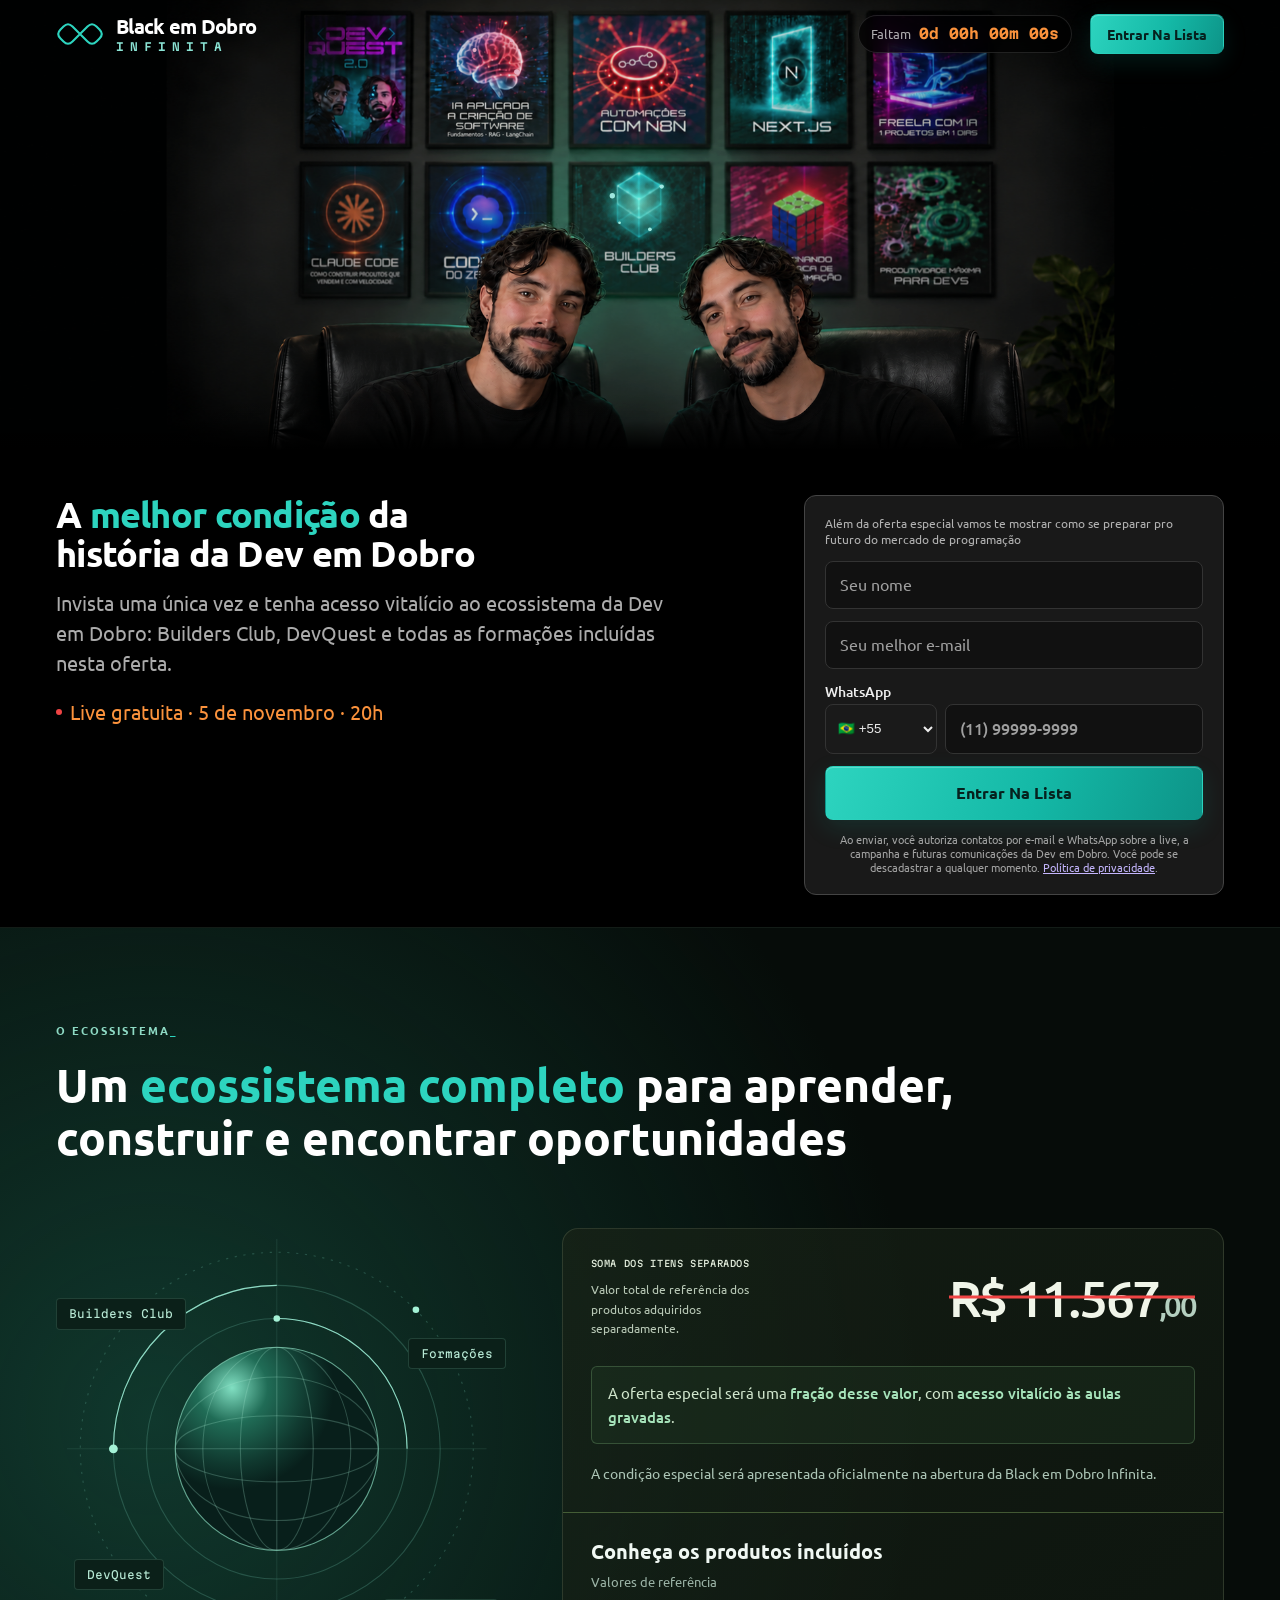
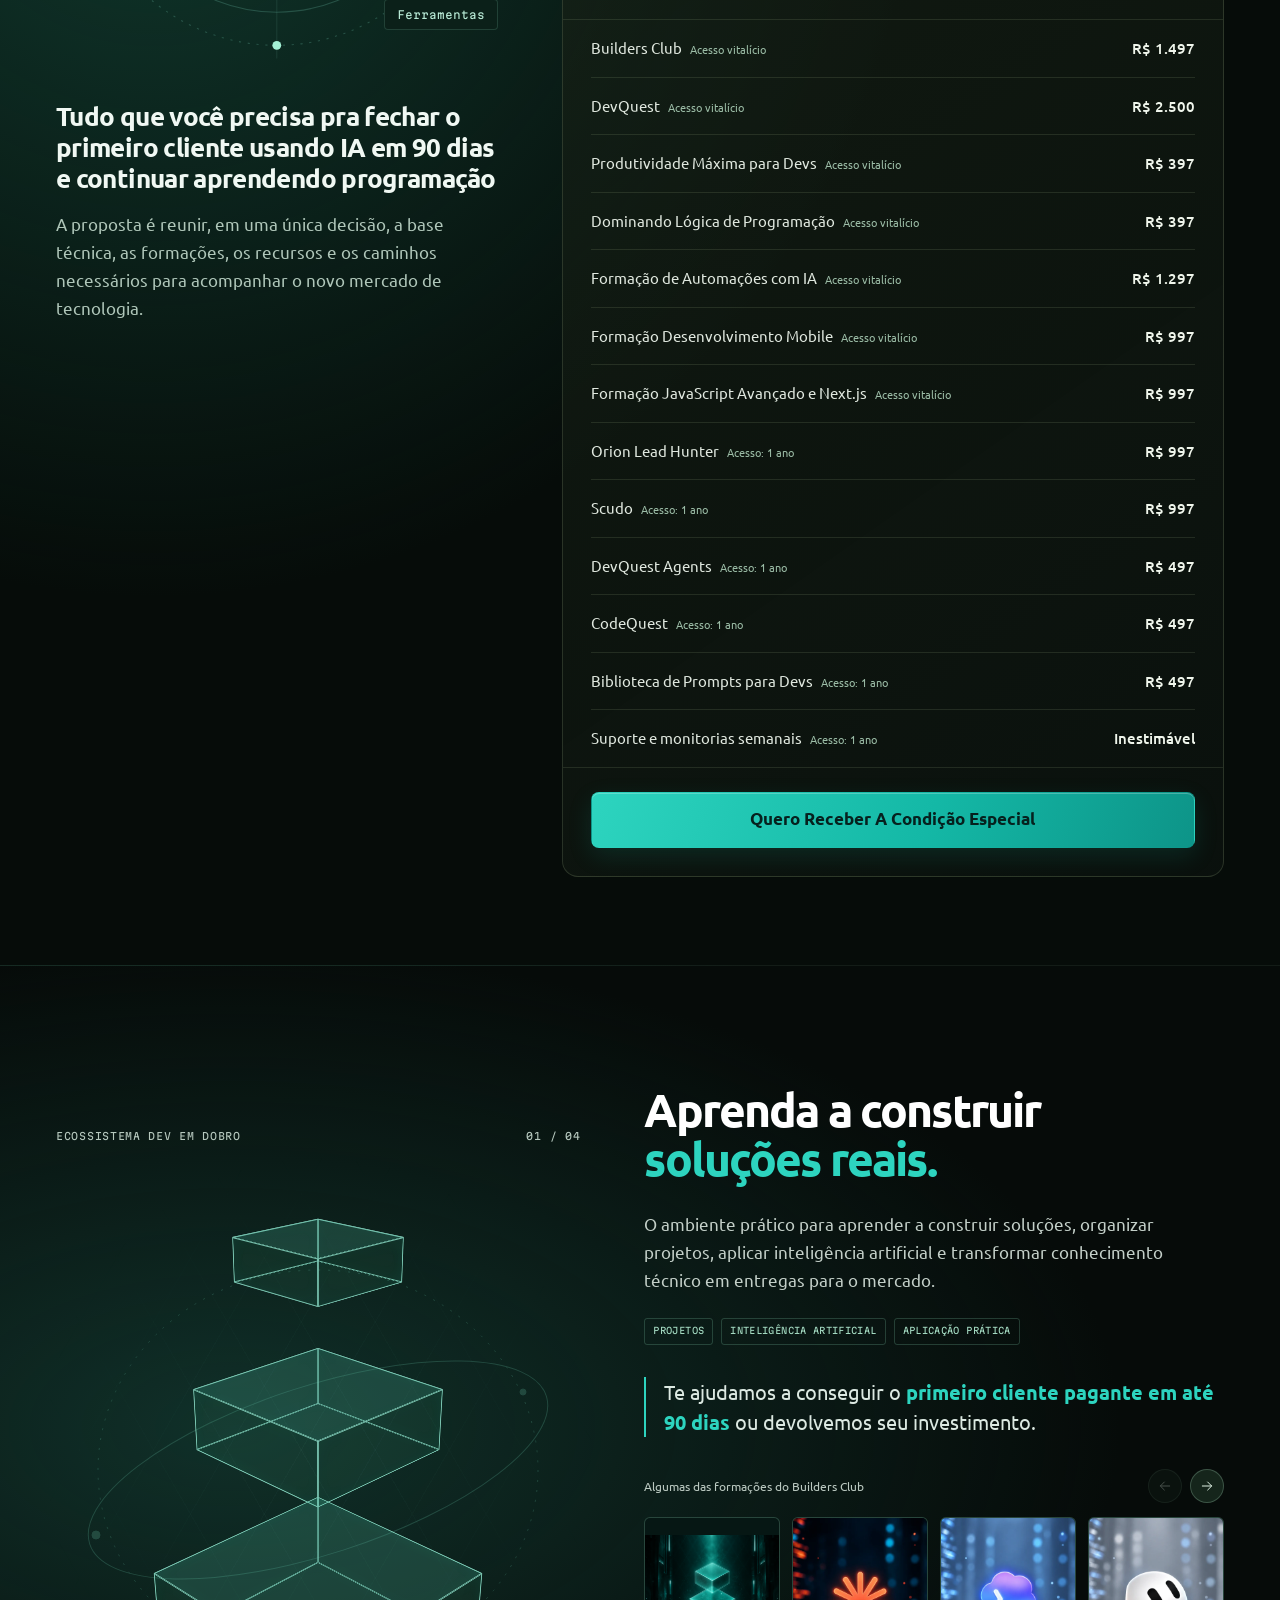
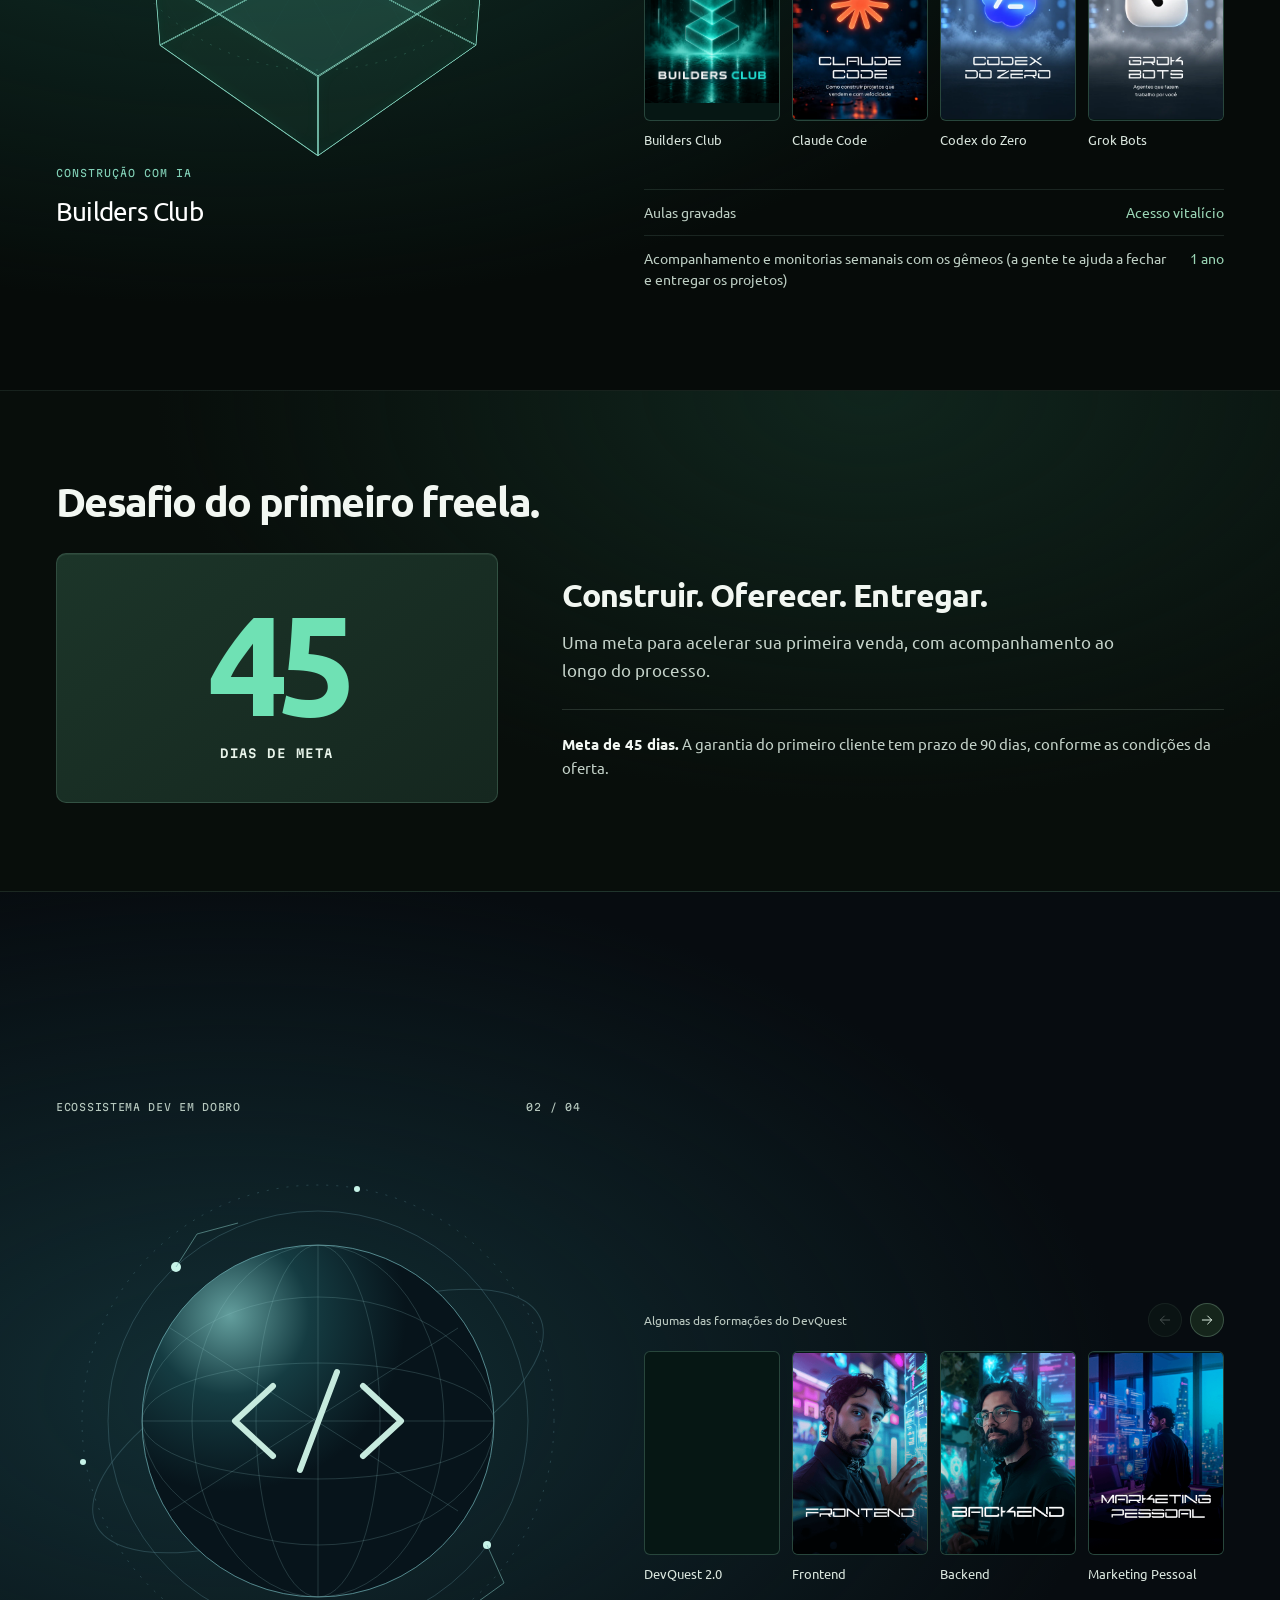
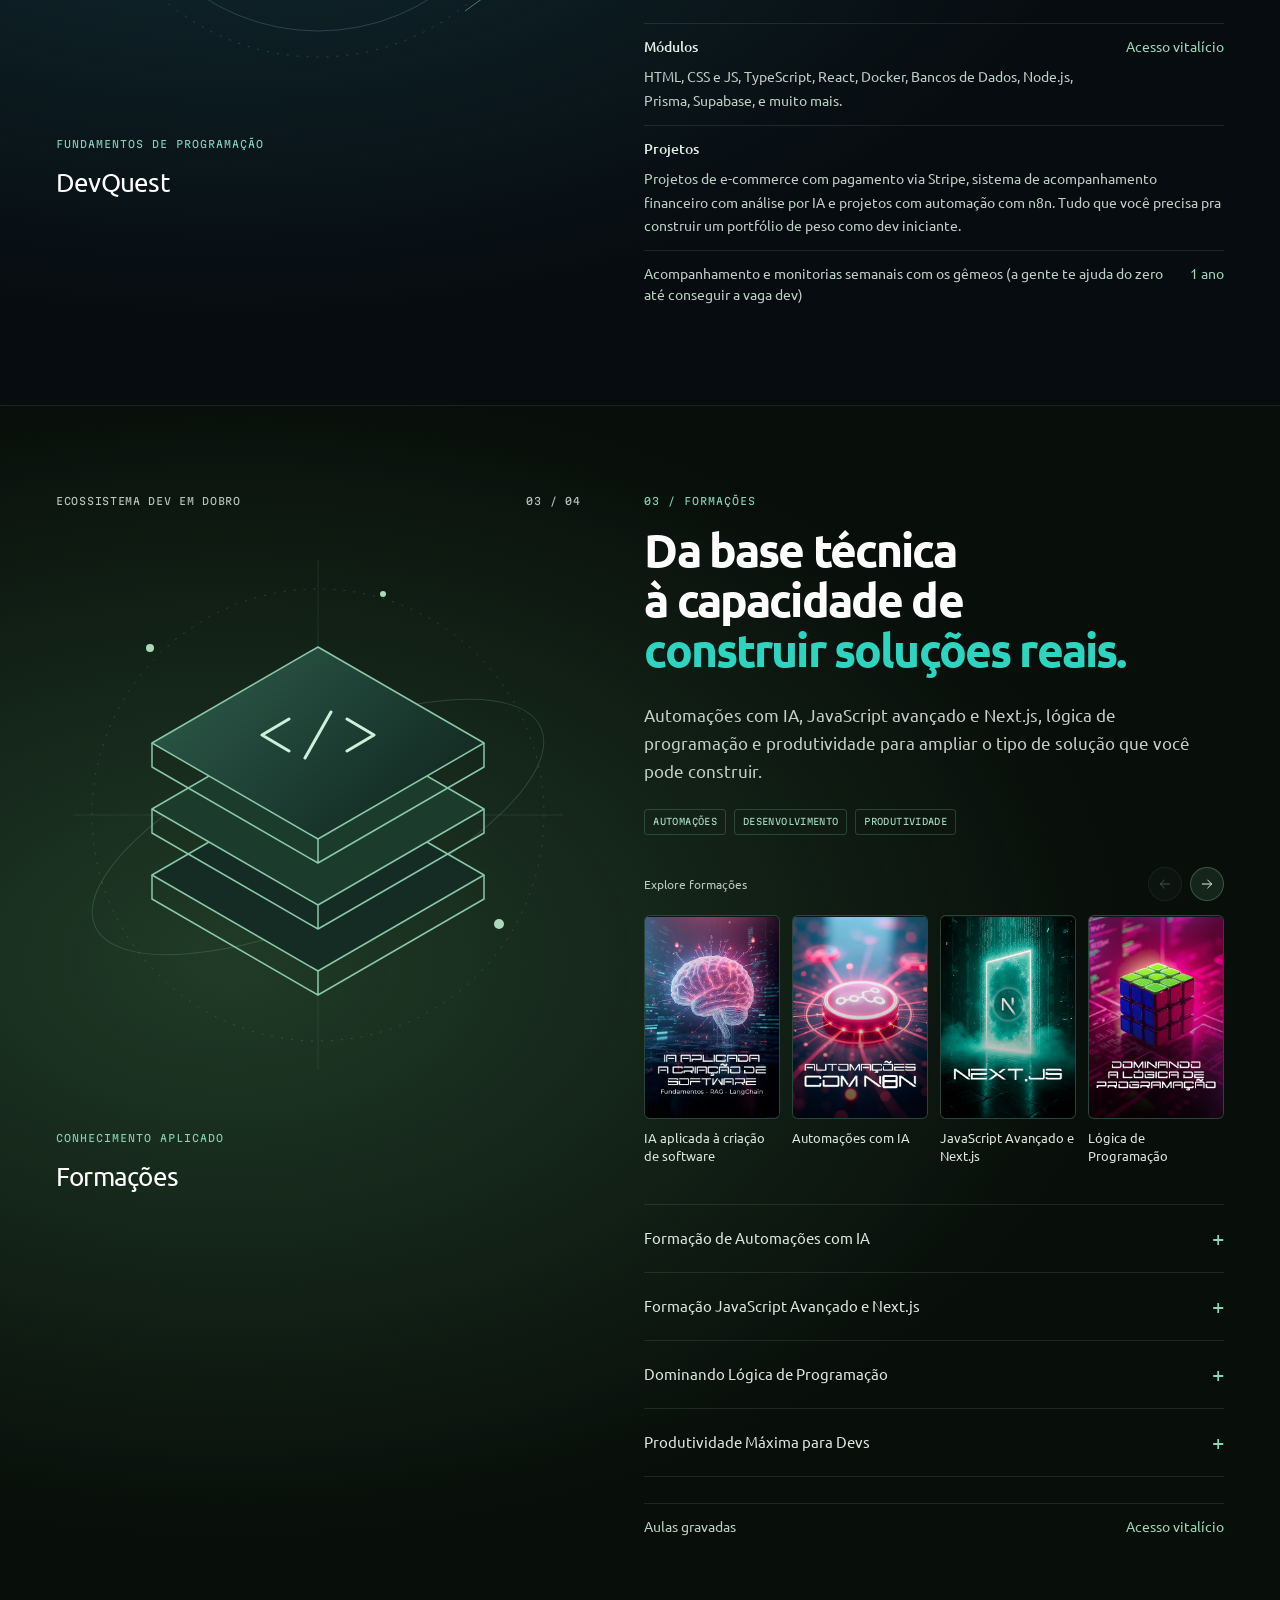
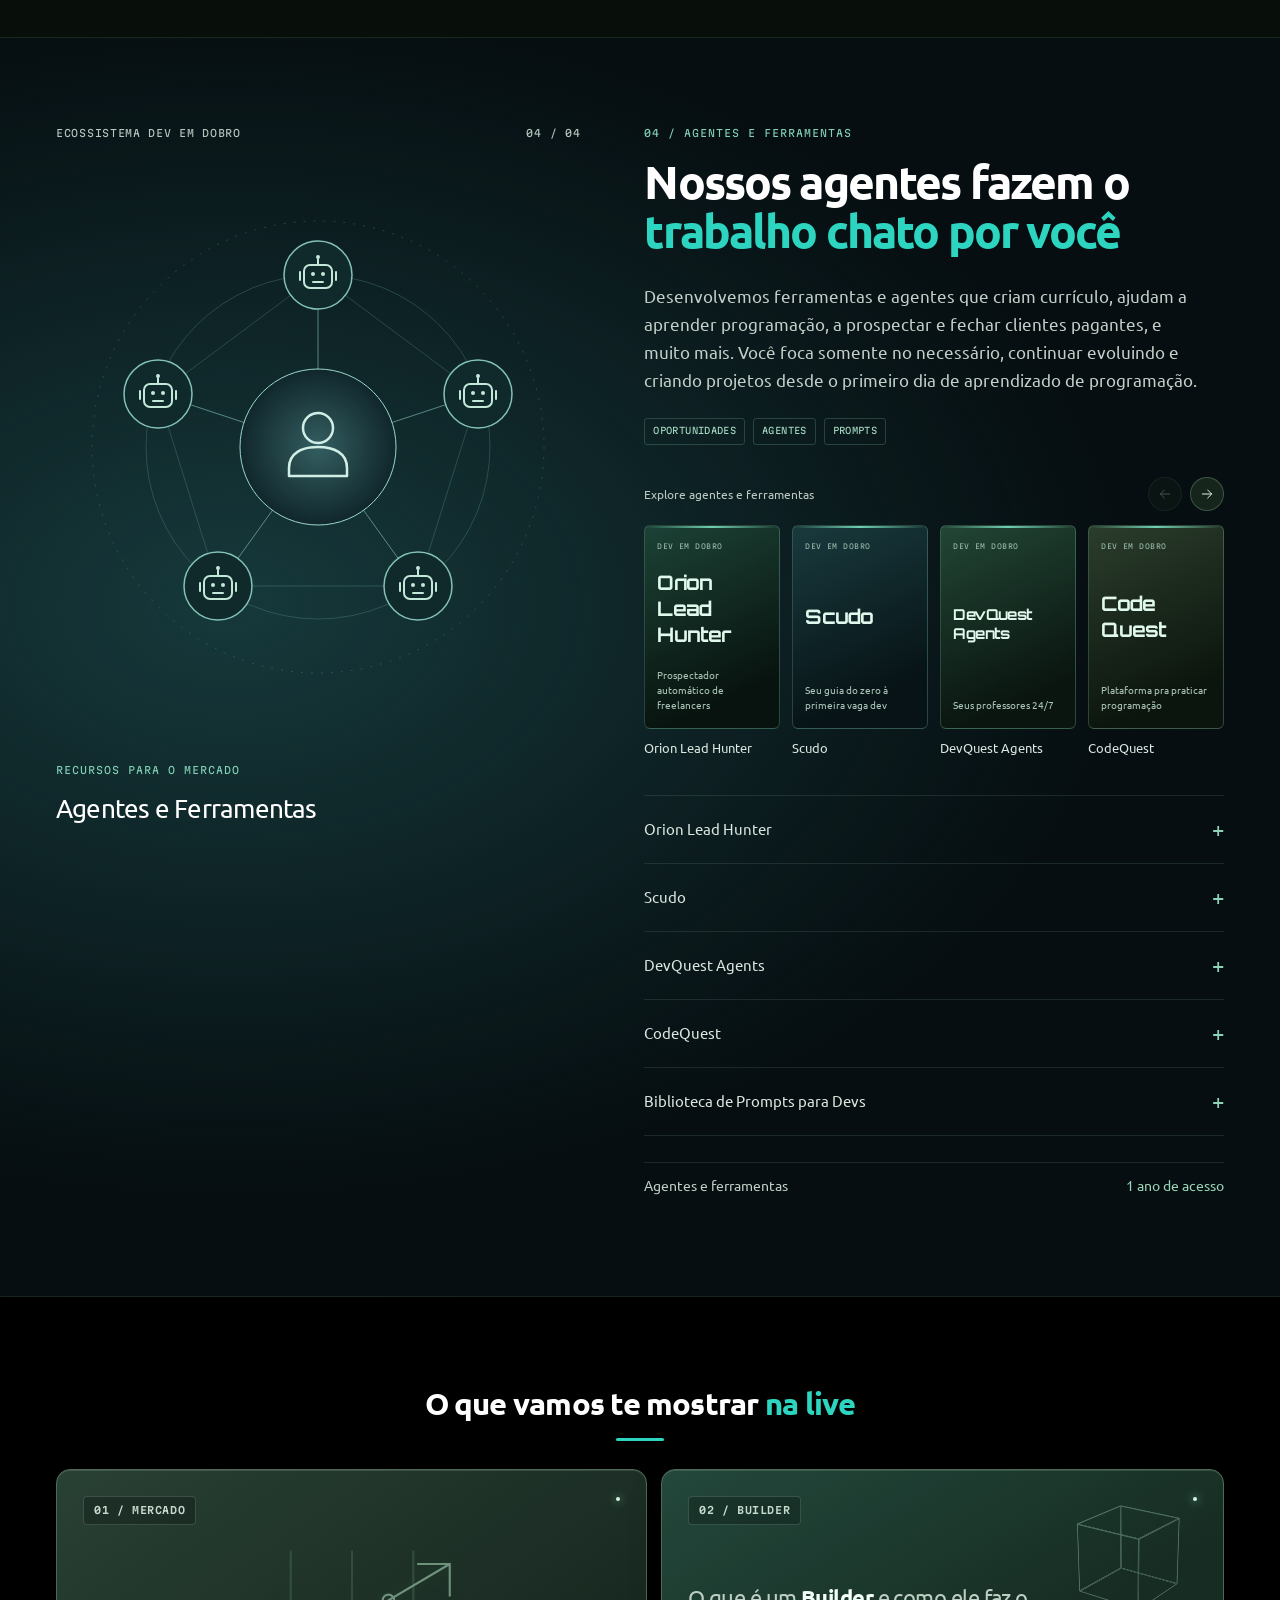
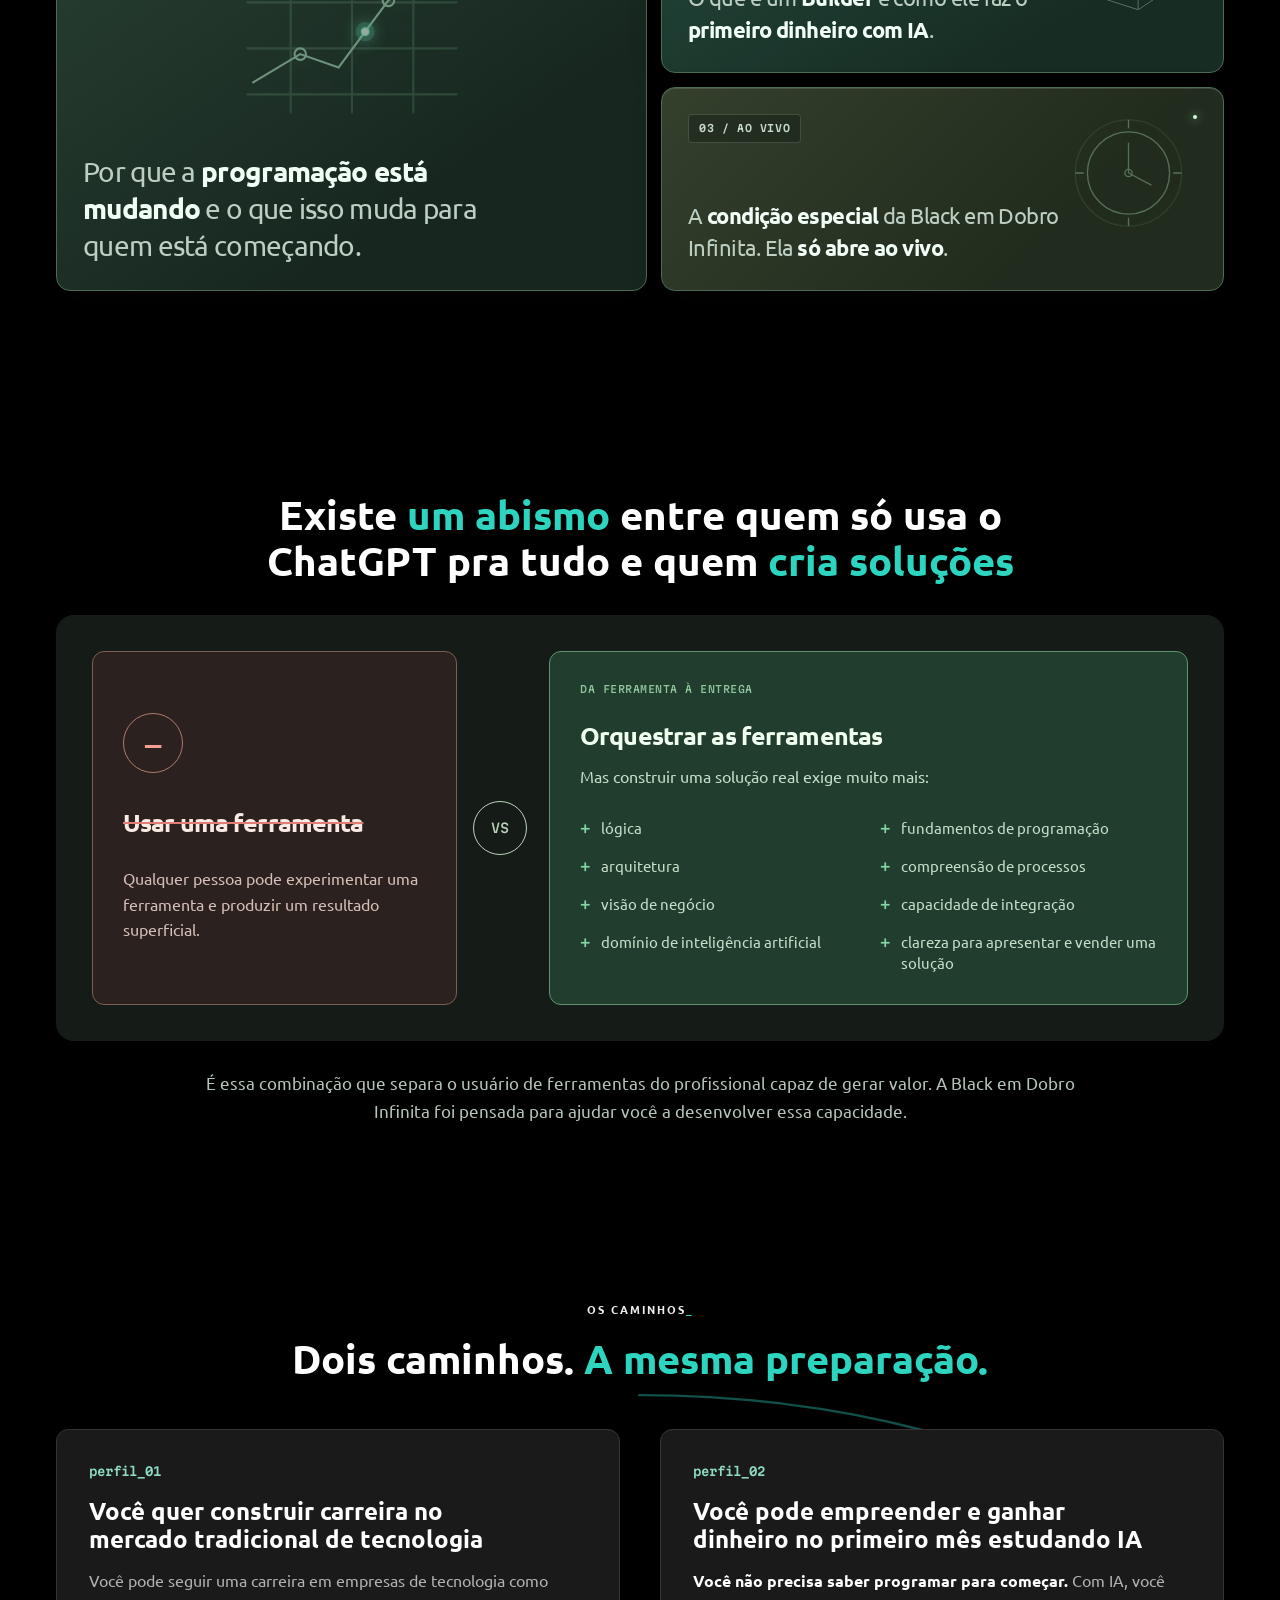
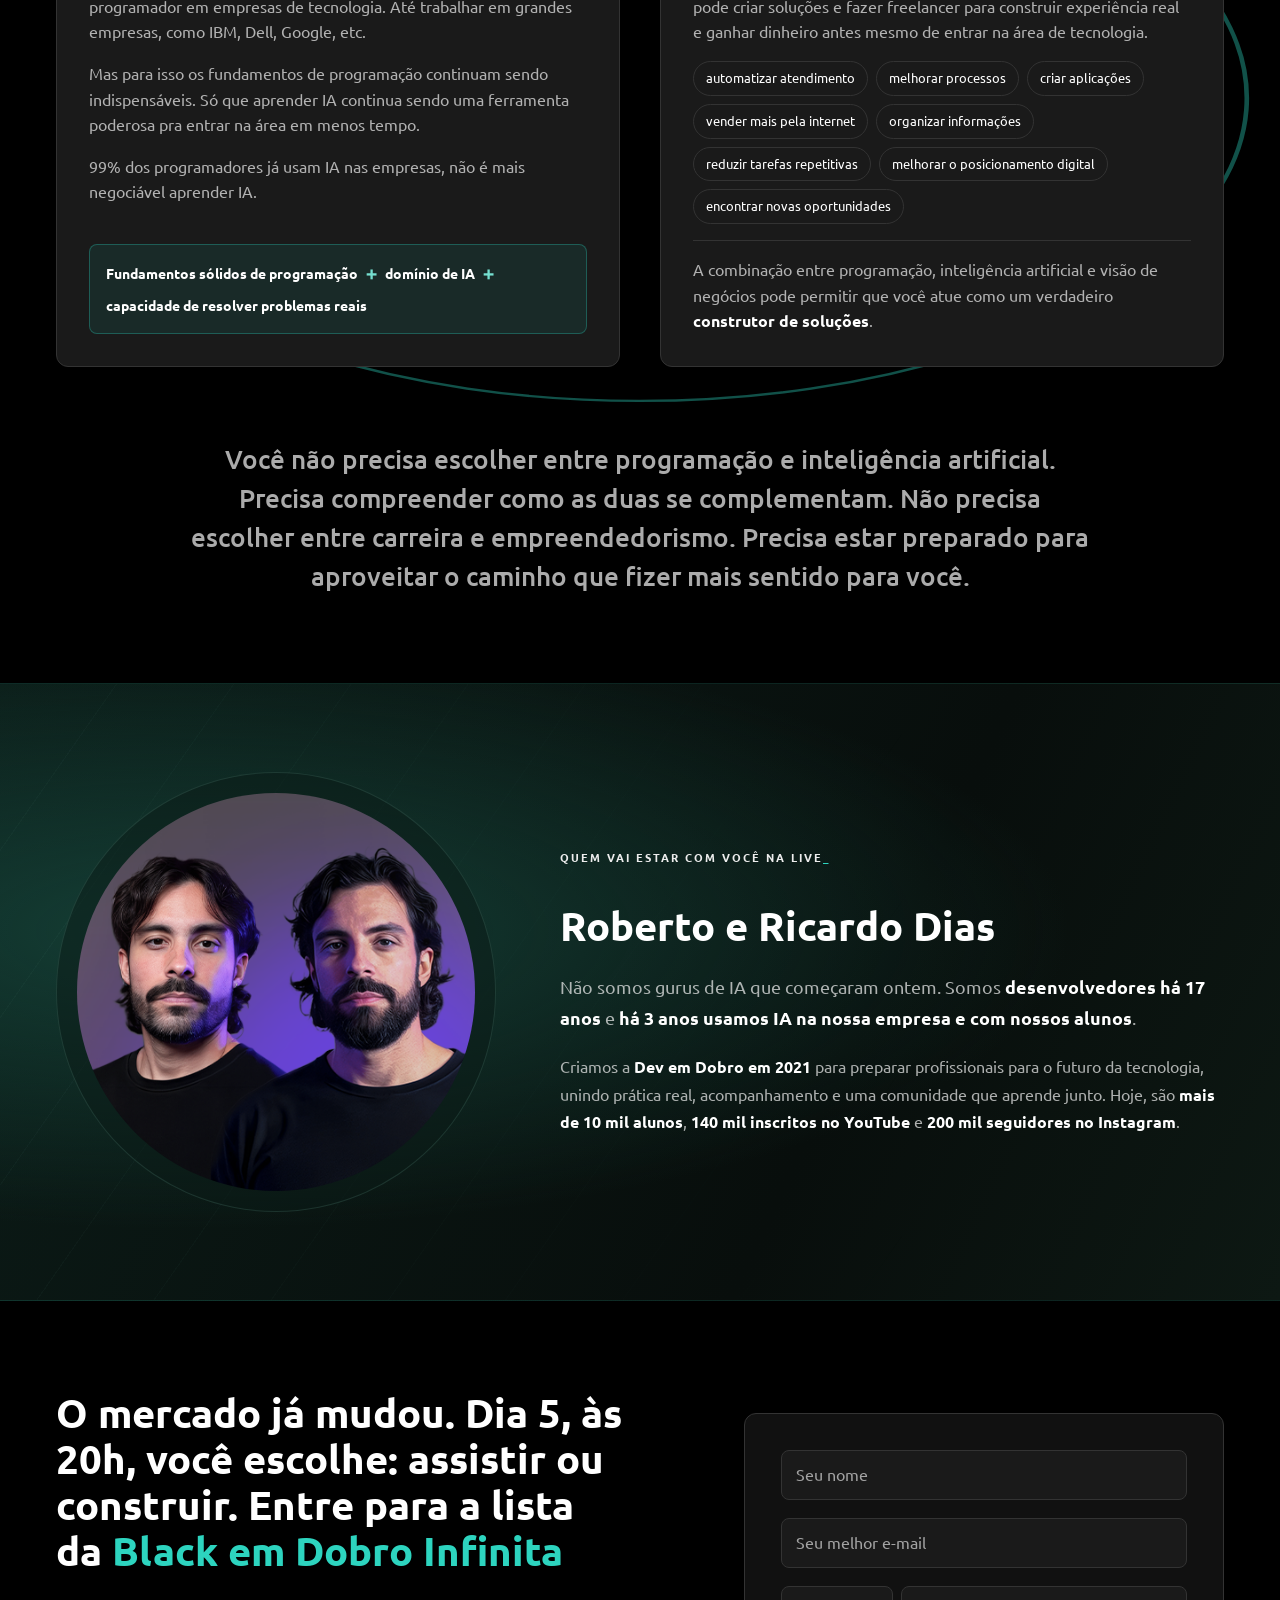
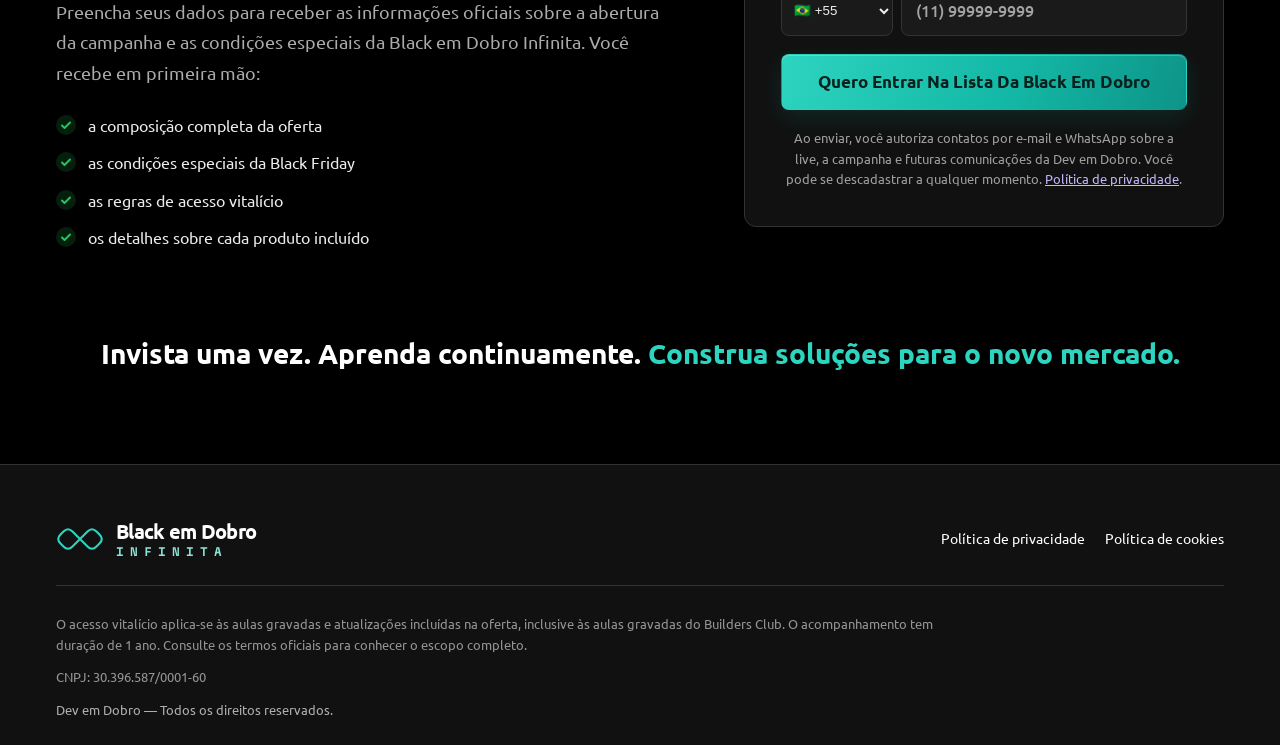
<file: index.html>
<!doctype html>
<html lang="pt-BR">
<head>
  <!-- Google Tag Manager -->
  <script>(function(w,d,s,l,i){w[l]=w[l]||[];w[l].push({'gtm.start':
  new Date().getTime(),event:'gtm.js'});var f=d.getElementsByTagName(s)[0],
  j=d.createElement(s),dl=l!='dataLayer'?'&l='+l:'';j.async=true;j.src=
  'https://www.googletagmanager.com/gtm.js?id='+i+dl;f.parentNode.insertBefore(j,f);
  })(window,document,'script','dataLayer','GTM-NSPSF6RZ');</script>
  <!-- End Google Tag Manager -->
  <meta charset="utf-8">
  <meta name="viewport" content="width=device-width, initial-scale=1">
  <meta name="theme-color" content="#000000">
  <title>Live gratuita — Black em Dobro Infinita</title>
  <meta name="description" content="Aprenda como construir soluções com IA para empresas e começar como Builder. Live gratuita da Dev em Dobro em 5 de novembro, às 20h.">
  <link rel="preconnect" href="https://fonts.googleapis.com">
  <link rel="preconnect" href="https://fonts.gstatic.com" crossorigin>
  <link rel="stylesheet" href="https://fonts.googleapis.com/css2?family=Martian+Mono:wght@400;600;700&family=Ubuntu:ital,wght@0,400;0,500;0,700;1,400&display=swap">
  <link rel="stylesheet" href="/v2/css/style.css">
  <link rel="stylesheet" href="/v3/css/style.css?v=mobile-faces-high">
  <link rel="stylesheet" href="/v3/css/ecosystem.css?v=8">
  <link rel="stylesheet" href="/v3/css/builders.css?v=10">
  <link rel="stylesheet" href="/css/desafio-45-dias.css?v=1">
</head>
<body class="v3">
  <!-- Google Tag Manager (noscript) -->
  <noscript><iframe src="https://www.googletagmanager.com/ns.html?id=GTM-NSPSF6RZ"
  height="0" width="0" style="display:none;visibility:hidden"></iframe></noscript>
  <!-- End Google Tag Manager (noscript) -->
  <a class="skip" href="#conteudo">Pular para o conteúdo</a>

  <header class="topbar" data-persistent>
    <div class="container topbar-inner">
      <a class="brand" href="#topo" aria-label="Black em Dobro Infinita — início">
        <span class="brand-mark" aria-hidden="true"><svg viewBox="-2 4 64 32" fill="none"><path d="M30 20L20 10Q14 4 8 10L4 14Q-2 20 4 26L8 30Q14 36 20 30L40 10Q46 4 52 10L56 14Q62 20 56 26L52 30Q46 36 40 30Z" stroke="currentColor" stroke-width="2.8" stroke-linecap="round" stroke-linejoin="round"/></svg></span>
        <span class="brand-wordmark"><span class="brand-title">Black em Dobro</span><span class="brand-edition">Infinita</span></span>
      </a>
      <p class="countdown" aria-label="Contagem regressiva para a live"><span>Faltam</span> <strong data-countdown>--d --h --m --s</strong></p>
      <a class="btn btn-primary btn-sm topbar-cta" href="#lista">Entrar na lista</a>
    </div>
  </header>

  <main id="conteudo">
    <section class="hero" id="topo">
      <figure class="hero-banner" data-enter="0">
        <img src="/assets/banner-bf-final.png" alt="Capas das formações da Dev em Dobro e os fundadores Roberto e Ricardo Dias" width="1942" height="809">
        <svg class="hero-cover-motion" viewBox="0 0 1942 809" fill="none" aria-hidden="true" data-active="false">
          <defs>
            <pattern id="cover-artwork" patternUnits="userSpaceOnUse" width="1942" height="809"><image href="/assets/banner-bf-final.png" width="1942" height="809"/></pattern>
            <radialGradient id="cover-artwork-fade"><stop offset=".55" stop-color="white"/><stop offset="1" stop-color="black"/></radialGradient>
            <mask id="cover-artwork-mask" maskContentUnits="objectBoundingBox"><rect width="1" height="1" fill="url(#cover-artwork-fade)"/></mask>
            <radialGradient id="cover-cube-glow"><stop stop-color="#74ffe0" stop-opacity=".7"/><stop offset="1" stop-color="#2dd4bf" stop-opacity="0"/></radialGradient>
          </defs>
          <g fill="url(#cover-artwork)">
            <rect class="cover-artwork" x="467" y="29" width="146" height="85" mask="url(#cover-artwork-mask)"/>
            <rect class="cover-artwork" x="677" y="34" width="138" height="116" mask="url(#cover-artwork-mask)"/>
            <rect class="cover-artwork" x="901" y="53" width="138" height="105" mask="url(#cover-artwork-mask)"/>
            <rect class="cover-artwork" x="1150" y="30" width="100" height="147" mask="url(#cover-artwork-mask)"/>
            <rect class="cover-artwork" x="1335" y="49" width="155" height="123" mask="url(#cover-artwork-mask)"/>
            <rect class="cover-artwork cover-artwork--turn" x="485" y="269" width="108" height="108" mask="url(#cover-artwork-mask)"/>
            <rect class="cover-artwork" x="675" y="263" width="120" height="119" mask="url(#cover-artwork-mask)"/>
            <rect class="cover-artwork" x="917" y="249" width="105" height="119" mask="url(#cover-artwork-mask)"/>
            <rect class="cover-artwork" x="1162" y="281" width="96" height="96" mask="url(#cover-artwork-mask)"/>
            <rect class="cover-artwork cover-artwork--turn" x="1387" y="291" width="106" height="106" mask="url(#cover-artwork-mask)"/>
          </g>
          <ellipse class="cover-cube-glow" cx="970" cy="310" rx="58" ry="55" fill="url(#cover-cube-glow)"/>
          <g class="cover-cube-particles" fill="#9cffe8">
            <circle cx="929" cy="297" r="4"/><circle cx="1004" cy="283" r="3.2"/><circle cx="986" cy="348" r="2.8"/><circle cx="940" cy="338" r="2"/>
          </g>
          <g class="cover-brain-particles" fill="#ffb6cc">
            <circle cx="720" cy="76" r="3.2"/><circle cx="784" cy="109" r="4"/><circle cx="776" cy="62" r="2.4"/>
          </g>
        </svg>
      </figure>
      <div class="container hero-split">
        <div class="hero-copy">
          <h1 class="hero-title" data-enter="0">A <span class="hl">melhor condição</span> da história da Dev em Dobro</h1>
          <p class="hero-lead" data-enter="1">Invista uma única vez e tenha acesso vitalício ao ecossistema da Dev em Dobro: Builders Club, DevQuest e todas as formações incluídas nesta oferta.</p>
          <span class="badge badge-roxo-soft badge-live hero-event" data-enter="2">Live gratuita · 5 de novembro · 20h</span>
        </div>
        <div class="card signup-card hero-form" id="inscricao" data-enter="3">
          <p class="hero-form-note">Além da oferta especial vamos te mostrar como se preparar pro futuro do mercado de programação</p>
          <form class="form" data-waitlist novalidate>
            <div class="form-status" role="status" aria-live="polite"></div>
            <label class="hp" aria-hidden="true">Site<input name="website" type="text" tabindex="-1" autocomplete="off"></label>
            <input type="hidden" name="utm_source" value="">
            <input type="hidden" name="utm_medium" value="">
            <input type="hidden" name="utm_campaign" value="">
            <input type="hidden" name="utm_term" value="">
            <input type="hidden" name="utm_content" value="">
            <label class="field"><input name="nome" type="text" autocomplete="name" maxlength="80" placeholder="Seu nome" aria-label="Nome" required><small class="field-error"></small></label>
            <label class="field"><input name="email" type="email" autocomplete="email" maxlength="120" placeholder="Seu melhor e-mail" aria-label="Melhor e-mail" required><small class="field-error"></small></label>
            <div class="field">
              <span>WhatsApp</span>
              <span class="phone-control">
                <select name="countryCode" data-country-code aria-label="País e código telefônico"><option value="+55" selected>🇧🇷 +55</option></select>
                <input name="whatsapp" type="tel" inputmode="numeric" autocomplete="tel-national" maxlength="15" placeholder="(11) 99999-9999" aria-label="WhatsApp" required>
              </span>
              <small class="field-error"></small>
            </div>
            <button class="btn btn-primary btn-lg btn-block" type="submit">Entrar na lista</button>
            <p class="form-foot">Ao enviar, você autoriza contatos por e-mail e WhatsApp sobre a live, a campanha e futuras comunicações da Dev em Dobro. Você pode se descadastrar a qualquer momento. <a href="/privacidade.html">Política de privacidade</a>.</p>
          </form>
          <div class="form-done" hidden><h3>Cadastro confirmado.</h3><p>Seus dados foram cadastrados para receber as informações da live.</p></div>
        </div>
      </div>
    </section>

    <section class="v3-section ecosystem-section" id="ecossistema" aria-labelledby="ecosystem-title">
      <div class="container">
        <header class="ecosystem-heading" data-enter="0">
          <p class="eyebrow">O ecossistema</p>
          <h2 class="title" id="ecosystem-title">Um <span class="hl">ecossistema completo</span> para aprender, construir e encontrar oportunidades</h2>
        </header>
        <div class="ecosystem-layout">
          <div class="ecosystem-visual" data-enter="0">
            <div class="ecosystem-art" data-universe-motion aria-hidden="true">
              <svg viewBox="0 0 400 400" fill="none">
                <defs>
                  <radialGradient id="ecosystem-sphere" cx=".28" cy=".2"><stop stop-color="#81dfc2"/><stop offset=".35" stop-color="#206c56"/><stop offset=".75" stop-color="#10392f"/><stop offset="1" stop-color="#081f1b"/></radialGradient>
                  <clipPath id="ecosystem-sphere-clip"><circle cx="200" cy="200" r="92"/></clipPath>
                </defs>
                <g stroke="#4f8e7d" stroke-opacity=".4"><circle cx="200" cy="200" r="118"/><circle cx="200" cy="200" r="148"/><circle cx="200" cy="200" r="178" stroke-dasharray="2 6"/><path d="M200 10V390M10 200H390" stroke-opacity=".2"/></g>
                <circle cx="200" cy="200" r="92" fill="url(#ecosystem-sphere)" stroke="#88d7bc" stroke-opacity=".7"/>
                <g class="universe-motion ecosystem-globe" clip-path="url(#ecosystem-sphere-clip)" stroke="#a4e5cf" stroke-opacity=".25"><ellipse cx="200" cy="200" rx="92" ry="30"/><ellipse cx="200" cy="200" rx="92" ry="65"/><ellipse cx="200" cy="200" rx="33" ry="92"/><ellipse cx="200" cy="200" rx="67" ry="92"/><path d="M108 200H292M200 108V292"/></g>
                <g class="universe-motion ecosystem-orbit" stroke="#8edac4"><path d="M200 82A118 118 0 0 1 318 200"/><circle cx="200" cy="82" r="3" fill="#a4f2d6" stroke="none"/></g>
                <g class="universe-motion ecosystem-orbit ecosystem-orbit--reverse" stroke="#8edac4"><path d="M52 200A148 148 0 0 1 200 52"/><circle cx="52" cy="200" r="4" fill="#a4f2d6" stroke="none"/></g>
                <g class="universe-motion ecosystem-satellites" fill="#a4f2d6"><circle cx="200" cy="378" r="4"/><circle cx="326" cy="74" r="3"/></g>
              </svg>
              <span class="ecosystem-node ecosystem-node--builders">Builders Club</span>
              <span class="ecosystem-node ecosystem-node--devquest">DevQuest</span>
              <span class="ecosystem-node ecosystem-node--formations">Formações</span>
              <span class="ecosystem-node ecosystem-node--tools">Ferramentas</span>
            </div>
            <h3>Tudo que você precisa pra fechar o primeiro cliente usando IA em 90 dias e continuar aprendendo programação</h3>
            <p>A proposta é reunir, em uma única decisão, a base técnica, as formações, os recursos e os caminhos necessários para acompanhar o novo mercado de tecnologia.</p>
          </div>
          <div class="ecosystem-inventory">
            <div class="ecosystem-total" data-enter="1">
              <div class="ecosystem-total-summary">
                <div><p class="ecosystem-total-label">Soma dos itens separados</p><p>Valor total de referência dos produtos adquiridos separadamente.</p></div>
                <p class="ecosystem-total-value">R$ 11.567<span>,00</span></p>
              </div>
              <p class="ecosystem-offer-notice">A oferta especial será uma <strong>fração desse valor</strong>, com <strong>acesso vitalício às aulas gravadas</strong>.</p>
              <p>A condição especial será apresentada oficialmente na abertura da Black em Dobro Infinita.</p>
            </div>
            <div class="ecosystem-list-heading" data-enter="0"><h3>Conheça os produtos incluídos</h3><p>Valores de referência</p></div>
            <dl class="ecosystem-products">
              <div data-enter="0"><dt>Builders Club<small>Acesso vitalício</small></dt><dd>R$ 1.497</dd></div>
              <div data-enter="0"><dt>DevQuest<small>Acesso vitalício</small></dt><dd>R$ 2.500</dd></div>
              <div data-enter="0"><dt>Produtividade Máxima para Devs<small>Acesso vitalício</small></dt><dd>R$ 397</dd></div>
              <div data-enter="0"><dt>Dominando Lógica de Programação<small>Acesso vitalício</small></dt><dd>R$ 397</dd></div>
              <div data-enter="0"><dt>Formação de Automações com IA<small>Acesso vitalício</small></dt><dd>R$ 1.297</dd></div>
              <div data-enter="0"><dt>Formação Desenvolvimento Mobile<small>Acesso vitalício</small></dt><dd>R$ 997</dd></div>
              <div data-enter="0"><dt>Formação JavaScript Avançado e Next.js<small>Acesso vitalício</small></dt><dd>R$ 997</dd></div>
              <div data-enter="0"><dt>Orion Lead Hunter<small>Acesso: 1 ano</small></dt><dd>R$ 997</dd></div>
              <div data-enter="0"><dt>Scudo<small>Acesso: 1 ano</small></dt><dd>R$ 997</dd></div>
              <div data-enter="0"><dt>DevQuest Agents<small>Acesso: 1 ano</small></dt><dd>R$ 497</dd></div>
              <div data-enter="0"><dt>CodeQuest<small>Acesso: 1 ano</small></dt><dd>R$ 497</dd></div>
              <div data-enter="0"><dt>Biblioteca de Prompts para Devs<small>Acesso: 1 ano</small></dt><dd>R$ 497</dd></div>
              <div data-enter="0"><dt>Suporte e monitorias semanais<small>Acesso: 1 ano</small></dt><dd>Inestimável</dd></div>
            </dl>
            <div class="ecosystem-action" data-enter="1">
              <a class="btn btn-primary btn-lg btn-block" href="#inscricao">Quero receber a condição especial</a>
            </div>
          </div>
        </div>
      </div>
    </section>

    <section class="v3-section builders-universe" id="builders-club" aria-labelledby="builders-title">
      <div class="container builders-universe-grid">
        <div class="builders-universe-visual" data-enter="0">
          <div class="builders-universe-meta"><span>Ecossistema Dev em Dobro</span><span>01 / 04</span></div>
          <div class="builders-art" data-universe-motion aria-hidden="true">
            <svg class="builders-universe-orbits" viewBox="0 0 520 560" fill="none"><ellipse cx="260" cy="300" rx="240" ry="84" transform="rotate(-18 260 300)"/><ellipse cx="260" cy="300" rx="220" ry="200" stroke-dasharray="2 8"/><circle cx="38" cy="365" r="4" fill="currentColor"/><circle cx="465" cy="222" r="3" fill="currentColor"/></svg>
            <div class="builders-cube builders-cube--small"><span class="cube-front"></span><span class="cube-back"></span><span class="cube-left"></span><span class="cube-right"></span><span class="cube-top"></span><span class="cube-bottom"></span></div>
            <div class="builders-cube builders-cube--middle"><span class="cube-front"></span><span class="cube-back"></span><span class="cube-left"></span><span class="cube-right"></span><span class="cube-top"></span><span class="cube-bottom"></span></div>
            <div class="builders-cube builders-cube--base"><span class="cube-front"></span><span class="cube-back"></span><span class="cube-left"></span><span class="cube-right"></span><span class="cube-top"></span><span class="cube-bottom"></span></div>
          </div>
          <div class="builders-universe-caption"><p>Construção com IA</p><h3>Builders Club</h3></div>
        </div>
        <div class="builders-universe-copy">
          <p class="builders-universe-kicker" data-enter="0">01 / Builders Club</p>
          <h2 id="builders-title" data-enter="0">Aprenda a construir <span class="hl">soluções reais.</span></h2>
          <p class="builders-universe-description" data-enter="1">O ambiente prático para aprender a construir soluções, organizar projetos, aplicar inteligência artificial e transformar conhecimento técnico em entregas para o mercado.</p>
          <ul class="builders-universe-tags" aria-label="Focos do Builders Club" data-enter="2"><li>Projetos</li><li>Inteligência artificial</li><li>Aplicação prática</li></ul>
          <p class="builders-promise" data-enter="1">Te ajudamos a conseguir o <strong>primeiro cliente pagante em até 90 dias</strong> ou devolvemos seu investimento.</p>
          <div class="builders-gallery" data-course-gallery data-enter="1">
            <div class="builders-gallery-header">
              <p>Algumas das formações do Builders Club</p>
              <div class="builders-gallery-controls">
                <button type="button" data-gallery-prev aria-label="Capa anterior" aria-controls="builders-covers" disabled><svg viewBox="0 0 24 24" fill="none" aria-hidden="true"><path d="M19 12H5M11 6L5 12L11 18"/></svg></button>
                <button type="button" data-gallery-next aria-label="Próxima capa" aria-controls="builders-covers"><svg viewBox="0 0 24 24" fill="none" aria-hidden="true"><path d="M5 12H19M13 6L19 12L13 18"/></svg></button>
              </div>
            </div>
            <div class="builders-covers" id="builders-covers" role="region" aria-label="Capas dos cursos do Builders Club" tabindex="0">
              <figure class="builders-course"><div class="builders-course-image"><img src="/v3/assets/builders-club.png" alt="Capa do Builders Club" width="1122" height="1402" loading="lazy" decoding="async"></div><figcaption>Builders Club</figcaption></figure>
              <figure class="builders-course"><div class="builders-course-image"><img src="/v3/assets/claude-code-pechan.webp" alt="Capa do curso Claude Code" width="400" height="600" loading="lazy" decoding="async"></div><figcaption>Claude Code</figcaption></figure>
              <figure class="builders-course"><div class="builders-course-image"><img src="/v3/assets/codex-do-zero-pechan-azul.webp" alt="Capa do curso Codex do Zero" width="400" height="600" loading="lazy" decoding="async"></div><figcaption>Codex do Zero</figcaption></figure>
              <figure class="builders-course"><div class="builders-course-image"><img src="/v3/assets/grok-bots-pechan-cinza-v2.webp" alt="Capa do curso Grok Bots — Agentes que fazem trabalho por você" width="400" height="600" loading="lazy" decoding="async"></div><figcaption>Grok Bots</figcaption></figure>
              <figure class="builders-course" aria-label="E muito mais"><div class="builders-course-image builders-course-placeholder"><span aria-hidden="true">+</span><p>E muito mais...</p></div></figure>
            </div>
          </div>
          <dl class="builders-universe-access" data-enter="2"><div><dt>Aulas gravadas</dt><dd>Acesso vitalício</dd></div><div><dt>Acompanhamento e monitorias semanais com os gêmeos (a gente te ajuda a fechar e entregar os projetos)</dt><dd>1 ano</dd></div></dl>
        </div>
      </div>
    </section>

    <section class="v3-section first-freela" id="desafio-primeiro-freela" aria-labelledby="first-freela-title">
      <div class="container">
        <h2 id="first-freela-title">Desafio do primeiro freela.</h2>
        <div class="first-freela-layout">
          <div class="first-freela-number" aria-label="45 dias de meta">
            <strong>45</strong>
            <span>DIAS DE META</span>
          </div>
          <div class="first-freela-copy">
            <h3>Construir. Oferecer. Entregar.</h3>
            <p>Uma meta para acelerar sua primeira venda, com acompanhamento ao longo do processo.</p>
            <p class="first-freela-note"><strong>Meta de 45 dias.</strong> A garantia do primeiro cliente tem prazo de 90 dias, conforme as condições da oferta.</p>
          </div>
        </div>
      </div>
    </section>

    <section class="v3-section builders-universe devquest-universe" id="devquest" aria-labelledby="devquest-title">
      <div class="container builders-universe-grid">
        <div class="builders-universe-visual" data-enter="0">
          <div class="builders-universe-meta"><span>Ecossistema Dev em Dobro</span><span>02 / 04</span></div>
          <div class="devquest-art" data-universe-motion aria-hidden="true">
            <svg viewBox="0 0 520 560" fill="none">
              <defs><radialGradient id="devquest-sphere" cx=".25" cy=".2"><stop stop-color="#639e9d"/><stop offset=".45" stop-color="#153c42"/><stop offset="1" stop-color="#07141b"/></radialGradient><clipPath id="devquest-globe-clip"><circle cx="260" cy="280" r="176"/></clipPath></defs>
              <g class="universe-motion universe-orbit" stroke="#527e88" stroke-opacity=".4"><circle cx="260" cy="280" r="210"/><circle cx="260" cy="280" r="236" stroke-dasharray="2 8"/><ellipse cx="260" cy="280" rx="245" ry="90" transform="rotate(-25 260 280)"/></g>
              <circle cx="260" cy="280" r="176" fill="url(#devquest-sphere)" stroke="#73b6b9" stroke-opacity=".7"/>
              <g class="universe-motion devquest-grid" clip-path="url(#devquest-globe-clip)" stroke="#95cdcd" stroke-opacity=".2"><ellipse cx="260" cy="280" rx="176" ry="58"/><ellipse cx="260" cy="280" rx="176" ry="124"/><ellipse cx="260" cy="280" rx="62" ry="176"/><ellipse cx="260" cy="280" rx="126" ry="176"/><path d="M84 280H436M260 104V456M112 187L400 370M112 370L400 187"/></g>
              <g stroke="#c6eade" stroke-width="6" stroke-linecap="round" stroke-linejoin="round"><path d="M215 245L177 280L215 315M305 245L343 280L305 315M279 231L242 329"/></g>
              <g class="universe-motion devquest-satellites" fill="#c7f4e9">
                <circle cx="118" cy="126" r="5"/><circle cx="429" cy="404" r="4"/><circle cx="25" cy="321" r="3"/><circle cx="299" cy="48" r="3"/>
                <path d="M118 126L139 93L180 82M429 404L446 442L407 470" fill="none" stroke="#77b3ae" stroke-opacity=".6"/>
              </g>
            </svg>
          </div>
          <div class="builders-universe-caption"><p>Fundamentos de programação</p><h3>DevQuest</h3></div>
        </div>
        <div class="builders-universe-copy">
          <p class="builders-universe-kicker" data-enter="0">02 / DevQuest</p>
          <h2 id="devquest-title" data-enter="0">Entenda a lógica. <span class="hl">Domine a programação.</span></h2>
          <p class="builders-universe-description" data-enter="1">Primeira formação de programação guiada por IA do Brasil. A base de programação, lógica e desenvolvimento necessária para compreender o que está por trás das ferramentas e construir com mais segurança.</p>
          <ul class="builders-universe-tags" aria-label="Focos do DevQuest" data-enter="2"><li>Programação</li><li>Lógica</li><li>Desenvolvimento</li></ul>
          <div class="builders-gallery" data-course-gallery data-enter="1">
            <div class="builders-gallery-header">
              <p>Algumas das formações do DevQuest</p>
              <div class="builders-gallery-controls">
                <button type="button" data-gallery-prev aria-label="Capa anterior" aria-controls="devquest-covers" disabled><svg viewBox="0 0 24 24" fill="none" aria-hidden="true"><path d="M19 12H5M11 6L5 12L11 18"/></svg></button>
                <button type="button" data-gallery-next aria-label="Próxima capa" aria-controls="devquest-covers"><svg viewBox="0 0 24 24" fill="none" aria-hidden="true"><path d="M5 12H19M13 6L19 12L13 18"/></svg></button>
              </div>
            </div>
            <div class="builders-covers" id="devquest-covers" role="region" aria-label="Capas da formação DevQuest" tabindex="0">
              <figure class="builders-course"><div class="builders-course-image"><img src="/v3/assets/devquest.png" alt="Capa da formação DevQuest 2.0" width="1288" height="2688" loading="lazy" decoding="async"></div><figcaption>DevQuest 2.0</figcaption></figure>
              <figure class="builders-course"><div class="builders-course-image"><img src="/v3/assets/devquest-frontend.png" alt="Capa do módulo Frontend" width="400" height="600" loading="lazy" decoding="async"></div><figcaption>Frontend</figcaption></figure>
              <figure class="builders-course"><div class="builders-course-image"><img src="/v3/assets/devquest-backend.png" alt="Capa do módulo Backend" width="400" height="600" loading="lazy" decoding="async"></div><figcaption>Backend</figcaption></figure>
              <figure class="builders-course"><div class="builders-course-image"><img src="/v3/assets/devquest-marketing-pessoal.png" alt="Capa do módulo Marketing Pessoal" width="400" height="600" loading="lazy" decoding="async"></div><figcaption>Marketing Pessoal</figcaption></figure>
              <figure class="builders-course"><div class="builders-course-image"><img src="/v3/assets/next-js.png" alt="Capa da formação Next.js" width="400" height="600" loading="lazy" decoding="async"></div><figcaption>Next.js</figcaption></figure>
              <figure class="builders-course"><div class="builders-course-image"><img src="/v3/assets/devquest-ia-para-devs.png" alt="Capa do módulo IA para Devs" width="400" height="600" loading="lazy" decoding="async"></div><figcaption>IA para Devs</figcaption></figure>
              <figure class="builders-course"><div class="builders-course-image"><img src="/v3/assets/devquest-syntax-wear.png" alt="Capa do projeto Syntax Wear — E-commerce feito em React.js e TypeScript" width="400" height="600" loading="lazy" decoding="async"></div><figcaption>Syntax Wear</figcaption></figure>
              <figure class="builders-course"><div class="builders-course-image"><img src="/v3/assets/devquest-fintrack-ai.webp" alt="Capa do projeto FinTrack AI" width="400" height="600" loading="lazy" decoding="async"></div><figcaption>FinTrack AI</figcaption></figure>
              <figure class="builders-course" aria-label="E muito mais"><div class="builders-course-image builders-course-placeholder"><span aria-hidden="true">+</span><p>E muito mais...</p></div></figure>
            </div>
          </div>
          <dl class="builders-universe-access" data-enter="2"><div class="devquest-modules"><dt><strong>Módulos</strong><span>HTML, CSS e JS, TypeScript, React, Docker, Bancos de Dados, Node.js, Prisma, Supabase, e muito mais.</span></dt><dd>Acesso vitalício</dd></div><div class="devquest-projects"><dt>Projetos</dt><dd>Projetos de e-commerce com pagamento via Stripe, sistema de acompanhamento financeiro com análise por IA e projetos com automação com n8n. Tudo que você precisa pra construir um portfólio de peso como dev iniciante.</dd></div><div><dt>Acompanhamento e monitorias semanais com os gêmeos (a gente te ajuda do zero até conseguir a vaga dev)</dt><dd>1 ano</dd></div></dl>
        </div>
      </div>
    </section>

    <section class="v3-section builders-universe formations-universe" id="formacoes" aria-labelledby="formacoes-title">
      <div class="container builders-universe-grid">
        <div class="builders-universe-visual" data-enter="0">
          <div class="builders-universe-meta"><span>Ecossistema Dev em Dobro</span><span>03 / 04</span></div>
          <div class="devquest-art" data-universe-motion aria-hidden="true">
            <svg viewBox="0 0 520 560" fill="none">
              <defs><linearGradient id="formations-panel" x1="130" y1="140" x2="370" y2="400" gradientUnits="userSpaceOnUse"><stop stop-color="#2b5747"/><stop offset="1" stop-color="#0a1b16"/></linearGradient></defs>
              <g stroke="#75ad94" stroke-opacity=".25"><circle cx="260" cy="280" r="226" stroke-dasharray="2 8"/><ellipse cx="260" cy="292" rx="244" ry="88" transform="rotate(-24 260 292)"/><path d="M260 25V535M15 280H505" stroke-opacity=".15"/></g>
              <g stroke="#8ac7a8" stroke-width="1.5" stroke-linejoin="round">
                <g class="universe-motion formation-layer formation-layer--base"><path d="M94 340L260 244L426 340L260 436Z" fill="#142c23"/><path d="M94 340V364L260 460L426 364V340M260 436V460"/></g>
                <g class="universe-motion formation-layer formation-layer--middle"><path d="M94 274L260 178L426 274L260 370Z" fill="#1b3b2d"/><path d="M94 274V298L260 394L426 298V274M260 370V394"/></g>
                <g class="universe-motion formation-layer">
                  <path d="M94 208L260 112L426 208L260 304Z" fill="url(#formations-panel)"/><path d="M94 208V232L260 328L426 232V208M260 304V328"/>
                  <g stroke="#ceefdc" stroke-width="3" stroke-linecap="round" stroke-linejoin="round"><path d="M231 184L204 200L231 216M289 184L316 200L289 216M273 177L247 223"/></g>
                </g>
              </g>
              <g fill="#add8bc"><circle cx="92" cy="113" r="4"/><circle cx="441" cy="389" r="5"/><circle cx="325" cy="59" r="3"/></g>
            </svg>
          </div>
          <div class="builders-universe-caption"><p>Conhecimento aplicado</p><h3>Formações</h3></div>
        </div>
        <div class="builders-universe-copy">
          <p class="builders-universe-kicker" data-enter="0">03 / Formações</p>
          <h2 id="formacoes-title" data-enter="0">Da base técnica à capacidade de <span class="hl">construir soluções reais.</span></h2>
          <p class="builders-universe-description" data-enter="1">Automações com IA, JavaScript avançado e Next.js, lógica de programação e produtividade para ampliar o tipo de solução que você pode construir.</p>
          <ul class="builders-universe-tags" aria-label="Focos de Formações" data-enter="2"><li>Automações</li><li>Desenvolvimento</li><li>Produtividade</li></ul>
          <div class="builders-gallery" data-course-gallery data-enter="1">
            <div class="builders-gallery-header">
              <p>Explore formações</p>
              <div class="builders-gallery-controls">
                <button type="button" data-gallery-prev aria-label="Capa anterior" aria-controls="formacoes-covers" disabled><svg viewBox="0 0 24 24" fill="none" aria-hidden="true"><path d="M19 12H5M11 6L5 12L11 18"/></svg></button>
                <button type="button" data-gallery-next aria-label="Próxima capa" aria-controls="formacoes-covers"><svg viewBox="0 0 24 24" fill="none" aria-hidden="true"><path d="M5 12H19M13 6L19 12L13 18"/></svg></button>
              </div>
            </div>
            <div class="builders-covers" id="formacoes-covers" role="region" aria-label="Explore formações" tabindex="0">
              <figure class="builders-course"><div class="builders-course-image"><img src="/v3/assets/ia-aplicada-software.webp" alt="Capa de IA aplicada à criação de software — Fundamentos, RAG e LangChain" width="400" height="600" loading="lazy" decoding="async"></div><figcaption>IA aplicada à criação de software</figcaption></figure>
              <figure class="builders-course"><div class="builders-course-image"><img src="/v3/assets/automacoes-n8n.png" alt="Capa de Formação de Automações com IA" width="400" height="600" loading="lazy" decoding="async"></div><figcaption>Automações com IA</figcaption></figure>
              <figure class="builders-course"><div class="builders-course-image"><img src="/v3/assets/next-js.png" alt="Capa de Next.js na formação JavaScript Avançado e Next.js" width="400" height="600" loading="lazy" decoding="async"></div><figcaption>JavaScript Avançado e Next.js</figcaption></figure>
              <figure class="builders-course"><div class="builders-course-image"><img src="/v3/assets/logica-programacao.png" alt="Capa de Dominando Lógica de Programação" width="400" height="600" loading="lazy" decoding="async"></div><figcaption>Lógica de Programação</figcaption></figure>
              <figure class="builders-course"><div class="builders-course-image"><img src="/v3/assets/produtividade-devs.png" alt="Capa de Produtividade Máxima para Devs" width="400" height="600" loading="lazy" decoding="async"></div><figcaption>Produtividade para Devs</figcaption></figure>
              <figure class="builders-course" aria-label="E muito mais"><div class="builders-course-image builders-course-placeholder"><span aria-hidden="true">+</span><p>E muito mais...</p></div></figure>
            </div>
          </div>
          <div class="universe-product-list">
            <details data-enter="0"><summary>Formação de Automações com IA</summary><p>Aprenda a utilizar inteligência artificial para criar automações capazes de reduzir tarefas repetitivas e aumentar a eficiência de processos.</p></details>
            <details data-enter="0"><summary>Formação JavaScript Avançado e Next.js</summary><p>Aprofundamento em JavaScript e Next.js para o desenvolvimento de aplicações modernas.</p></details>
            <details data-enter="0"><summary>Dominando Lógica de Programação</summary><p>Os fundamentos para raciocinar como um programador e compreender a lógica por trás de aplicações e sistemas.</p></details>
            <details data-enter="0"><summary>Produtividade Máxima para Devs</summary><p>Métodos e práticas para desenvolver com mais foco, organização e eficiência.</p></details>
          </div>
          <dl class="builders-universe-access" data-enter="2"><div><dt>Aulas gravadas</dt><dd>Acesso vitalício</dd></div></dl>
        </div>
      </div>
    </section>

    <section class="v3-section builders-universe tools-universe" id="agentes-ferramentas" aria-labelledby="agentes-ferramentas-title">
      <div class="container builders-universe-grid">
        <div class="builders-universe-visual" data-enter="0">
          <div class="builders-universe-meta"><span>Ecossistema Dev em Dobro</span><span>04 / 04</span></div>
          <div class="devquest-art" data-universe-motion aria-hidden="true">
            <svg viewBox="0 0 520 560" fill="none">
              <defs>
                <radialGradient id="tools-hub"><stop stop-color="#345e60"/><stop offset="1" stop-color="#10272c"/></radialGradient>
                <g id="tools-robot-head" stroke="#c2e8d9" stroke-width="2" stroke-linecap="round" stroke-linejoin="round">
                  <rect x="-14" y="-10" width="28" height="23" rx="6"/><path d="M0 -10V-16M-18 -3V5M18 -3V5M-5 7H5"/>
                  <circle cy="-18" r="2" fill="#c2e8d9" stroke="none"/><circle cx="-5" cy="-1" r="2" fill="#c2e8d9" stroke="none"/><circle cx="5" cy="-1" r="2" fill="#c2e8d9" stroke="none"/>
                </g>
              </defs>
              <g class="universe-motion tools-network" stroke="#79b9b8" stroke-opacity=".25"><circle cx="260" cy="280" r="226" stroke-dasharray="2 8"/><circle cx="260" cy="280" r="172"/><path d="M260 108L420 227L360 419H160L100 227Z"/></g>
              <g class="universe-motion tools-network" stroke="#8bc9bf" stroke-opacity=".6"><path d="M260 280V108M260 280L420 227M260 280L360 419M260 280L160 419M260 280L100 227"/></g>
              <circle class="universe-motion tools-core" cx="260" cy="280" r="78" fill="url(#tools-hub)" stroke="#9ad7cb"/>
              <g stroke="#d0eee5" stroke-width="2.5" stroke-linecap="round" stroke-linejoin="round"><circle cx="260" cy="261" r="15"/><path d="M231 309V301C231 286 244 280 260 280C276 280 289 286 289 301V309Z"/></g>
              <g class="universe-motion tools-network" fill="#102a2b" stroke="#83c2b6" stroke-width="1.5"><circle cx="260" cy="108" r="34"/><circle cx="420" cy="227" r="34"/><circle cx="360" cy="419" r="34"/><circle cx="160" cy="419" r="34"/><circle cx="100" cy="227" r="34"/></g>
              <g class="universe-motion tools-network">
                <g transform="translate(260 108)"><g class="universe-motion tools-robot"><use href="#tools-robot-head"/></g></g>
                <g transform="translate(420 227)"><g class="universe-motion tools-robot"><use href="#tools-robot-head"/></g></g>
                <g transform="translate(360 419)"><g class="universe-motion tools-robot"><use href="#tools-robot-head"/></g></g>
                <g transform="translate(160 419)"><g class="universe-motion tools-robot"><use href="#tools-robot-head"/></g></g>
                <g transform="translate(100 227)"><g class="universe-motion tools-robot"><use href="#tools-robot-head"/></g></g>
              </g>
            </svg>
          </div>
          <div class="builders-universe-caption"><p>Recursos para o mercado</p><h3>Agentes e Ferramentas</h3></div>
        </div>
        <div class="builders-universe-copy">
          <p class="builders-universe-kicker" data-enter="0">04 / Agentes e Ferramentas</p>
          <h2 id="agentes-ferramentas-title" data-enter="0">Nossos agentes fazem o <span class="hl">trabalho chato por você</span></h2>
          <p class="builders-universe-description" data-enter="1">Desenvolvemos ferramentas e agentes que criam currículo, ajudam a aprender programação, a prospectar e fechar clientes pagantes, e muito mais. Você foca somente no necessário, continuar evoluindo e criando projetos desde o primeiro dia de aprendizado de programação.</p>
          <ul class="builders-universe-tags" aria-label="Focos de Agentes e Ferramentas" data-enter="2"><li>Oportunidades</li><li>Agentes</li><li>Prompts</li></ul>
          <div class="builders-gallery" data-course-gallery data-enter="1">
            <div class="builders-gallery-header">
              <p>Explore agentes e ferramentas</p>
              <div class="builders-gallery-controls">
                <button type="button" data-gallery-prev aria-label="Capa anterior" aria-controls="agentes-ferramentas-covers" disabled><svg viewBox="0 0 24 24" fill="none" aria-hidden="true"><path d="M19 12H5M11 6L5 12L11 18"/></svg></button>
                <button type="button" data-gallery-next aria-label="Próxima capa" aria-controls="agentes-ferramentas-covers"><svg viewBox="0 0 24 24" fill="none" aria-hidden="true"><path d="M5 12H19M13 6L19 12L13 18"/></svg></button>
              </div>
            </div>
            <div class="builders-covers" id="agentes-ferramentas-covers" role="region" aria-label="Explore agentes e ferramentas" tabindex="0">
              <figure class="builders-course"><div class="builders-course-image tool-cover tool-cover--orion-lead-hunter"><span class="tool-cover-brand">Dev em Dobro</span><p class="tool-cover-title">Orion<br>Lead<br>Hunter</p><span class="tool-cover-subtitle">Prospectador automático de freelancers</span></div><figcaption>Orion Lead Hunter</figcaption></figure>
              <figure class="builders-course"><div class="builders-course-image tool-cover tool-cover--scudo"><span class="tool-cover-brand">Dev em Dobro</span><p class="tool-cover-title ">Scudo</p><span class="tool-cover-subtitle">Seu guia do zero à primeira vaga dev</span></div><figcaption>Scudo</figcaption></figure>
              <figure class="builders-course"><div class="builders-course-image tool-cover tool-cover--devquest-agents"><span class="tool-cover-brand">Dev em Dobro</span><p class="tool-cover-title tool-cover-title--compact">DevQuest<br>Agents</p><span class="tool-cover-subtitle">Seus professores 24/7</span></div><figcaption>DevQuest Agents</figcaption></figure>
              <figure class="builders-course"><div class="builders-course-image tool-cover tool-cover--codequest"><span class="tool-cover-brand">Dev em Dobro</span><p class="tool-cover-title ">Code<br>Quest</p><span class="tool-cover-subtitle">Plataforma pra praticar programação</span></div><figcaption>CodeQuest</figcaption></figure>
              <figure class="builders-course"><div class="builders-course-image tool-cover tool-cover--biblioteca-prompts"><span class="tool-cover-brand">Dev em Dobro</span><p class="tool-cover-title tool-cover-title--compact">Biblioteca<br>de Prompts</p><span class="tool-cover-subtitle">Clareza e direção para usar IA</span></div><figcaption>Biblioteca de Prompts</figcaption></figure>
              <figure class="builders-course" aria-label="E muito mais"><div class="builders-course-image builders-course-placeholder"><span aria-hidden="true">+</span><p>E muito mais...</p></div></figure>
            </div>
          </div>
          <div class="universe-product-list">
            <details data-enter="0"><summary>Orion Lead Hunter</summary><p>Prospectador automático de freelancers. Recursos para identificar empresas, oportunidades e negócios que podem se beneficiar de soluções digitais e automações.</p></details>
            <details data-enter="0"><summary>Scudo</summary><p>Seu guia do zero à primeira vaga dev.</p></details>
            <details data-enter="0"><summary>DevQuest Agents</summary><p>Seus professores 24/7 para ajudar você a estudar programação.</p></details>
            <details data-enter="0"><summary>CodeQuest</summary><p>Plataforma pra praticar programação e transformar conhecimento em projetos concretos.</p></details>
            <details data-enter="0"><summary>Biblioteca de Prompts para Devs</summary><p>Uma biblioteca de instruções e referências para ajudar desenvolvedores a utilizar ferramentas de IA com mais clareza, contexto e direção.</p></details>
          </div>
          <dl class="builders-universe-access" data-enter="2"><div><dt>Agentes e ferramentas</dt><dd>1 ano de acesso</dd></div></dl>
        </div>
      </div>
    </section>

    <section class="v3-section" id="conteudo-live">
      <div class="container">
        <h2 class="topic-intro" data-enter="0">O que vamos te mostrar <span class="hl">na live</span></h2>
        <div class="topic-grid">
          <article class="topic-card topic-card--shift" data-enter="1">
            <span class="topic-label">01 / Mercado</span>
            <svg class="topic-illustration" viewBox="0 0 120 100" fill="none" aria-hidden="true">
              <path class="topic-illustration-grid" d="M5 82H115M5 58H115M5 34H115M28 7V92M60 7V92M92 7V92"/>
              <path d="M8 76L33 61L53 68L79 33L111 14M94 14H111V31"/>
              <circle cx="33" cy="61" r="3"/><circle cx="79" cy="33" r="3"/>
              <g class="topic-arrow-light">
                <circle r="5" fill="#75ffce" fill-opacity=".25" stroke="none"/>
                <circle r="2" fill="#e6fff3" stroke="#9dffd6" stroke-width=".6"/>
                <animateMotion dur="6s" repeatCount="indefinite" path="M8 76L33 61L53 68L79 33L111 14" keyPoints="0;.2222832;.2222832;.716259;.716259;1;1" keyTimes="0;.18;.3;.64;.74;.92;1" calcMode="linear"/>
                <animate attributeName="opacity" values="0;1;1;0;0" keyTimes="0;.04;.92;.97;1" dur="6s" repeatCount="indefinite"/>
              </g>
              <circle class="topic-arrow-arrival" cx="111" cy="14" r="0" stroke="#b5ffe0" opacity="0">
                <animate attributeName="r" values="0;0;8;8" keyTimes="0;.9;.99;1" dur="6s" repeatCount="indefinite"/>
                <animate attributeName="opacity" values="0;0;.9;0;0" keyTimes="0;.9;.92;.99;1" dur="6s" repeatCount="indefinite"/>
              </circle>
            </svg>
            <p>Por que a <strong>programação está mudando</strong> e o que isso muda para quem está começando.</p>
          </article>
          <article class="topic-card topic-card--builder" data-enter="2">
            <span class="topic-label">02 / Builder</span>
            <div class="topic-illustration topic-cube" aria-hidden="true"><div class="topic-cube-shape"><span class="cube-front"></span><span class="cube-back"></span><span class="cube-left"></span><span class="cube-right"></span><span class="cube-top"></span><span class="cube-bottom"></span></div></div>
            <p>O que é um <strong>Builder</strong> e como ele faz o <strong>primeiro dinheiro com IA</strong>.</p>
          </article>
          <article class="topic-card topic-card--live" data-enter="3">
            <span class="topic-label">03 / Ao vivo</span>
            <svg class="topic-illustration" viewBox="0 0 120 100" fill="none" aria-hidden="true"><circle class="topic-illustration-grid" cx="60" cy="50" r="44"/><circle cx="60" cy="50" r="34"/><path d="M60 6V13M60 87V94M16 50H23M97 50H104"/><path class="topic-clock-minute" d="M60 25V50"/><path class="topic-clock-hour" d="M60 50L79 60"/><circle cx="60" cy="50" r="3"/></svg>
            <p>A <strong>condição especial</strong> da Black em Dobro Infinita. Ela <strong>só abre ao vivo</strong>.</p>
          </article>
        </div>
      </div>
    </section>

    <section class="v3-section" id="comparacao">
      <div class="container">
        <header class="v3-section-head topic-section-head" data-enter="0">
          <h2 class="title">Existe <span class="hl">um abismo</span> entre quem só usa o ChatGPT pra tudo e quem <span class="hl">cria soluções</span></h2>
        </header>
        <div class="v3-contrast">
          <article class="v3-contrast-panel v3-contrast-tool" data-enter="1">
            <span class="v3-contrast-mark" aria-hidden="true">−</span>
            <h3>Usar uma ferramenta</h3>
            <p>Qualquer pessoa pode experimentar uma ferramenta e produzir um resultado superficial.</p>
          </article>
          <div class="v3-contrast-vs" aria-hidden="true" data-enter="2">VS</div>
          <article class="v3-contrast-panel v3-contrast-solution" data-enter="3">
            <span class="v3-contrast-kicker">Da ferramenta à entrega</span>
            <h3>Orquestrar as ferramentas</h3>
            <p>Mas construir uma solução real exige muito mais:</p>
            <ul class="v3-contrast-skills">
              <li>lógica</li>
              <li>fundamentos de programação</li>
              <li>arquitetura</li>
              <li>compreensão de processos</li>
              <li>visão de negócio</li>
              <li>capacidade de integração</li>
              <li>domínio de inteligência artificial</li>
              <li>clareza para apresentar e vender uma solução</li>
            </ul>
          </article>
        </div>
        <p class="v3-contrast-note" data-enter="0">É essa combinação que separa o usuário de ferramentas do profissional capaz de gerar valor. A Black em Dobro Infinita foi pensada para ajudar você a desenvolver essa capacidade.</p>
      </div>
    </section>

    <!-- CAMINHOS -------------------------------------------------------->
    <section class="v3-section" id="caminhos">
      <div class="container">
        <header class="section-head section-head--center" data-enter="0">
          <span class="eyebrow">Os caminhos</span>
          <h2 class="title">Dois caminhos. <span class="hl">A mesma preparação.</span></h2>
        </header>

        <div class="paths">
          <div class="paths-cycle" aria-hidden="true"><svg viewBox="0 0 400 400" preserveAspectRatio="none" fill="none"><defs><marker id="paths-arrowhead" viewBox="0 0 10 10" refX="8" refY="5" markerWidth="10" markerHeight="10" orient="auto-start-reverse"><path d="M1 1L8 5L1 9" stroke="currentColor" stroke-width="1.2" stroke-linecap="round" stroke-linejoin="round"/></marker></defs><g class="paths-cycle-orbit"><path d="M200 4A196 196 0 1 1 30 298" stroke="currentColor" stroke-width="1.5" stroke-linecap="round" marker-end="url(#paths-arrowhead)"/></g></svg></div>
          <article class="card path" data-enter="1">
            <span class="mono-label">perfil_01</span>
            <h3>Você quer construir carreira no mercado tradicional de tecnologia</h3>
            <p>Você pode seguir uma carreira em empresas de tecnologia como programador em empresas de tecnologia. Até trabalhar em grandes empresas, como IBM, Dell, Google, etc.</p>
            <p>Mas para isso os fundamentos de programação continuam sendo indispensáveis. Só que aprender IA continua sendo uma ferramenta poderosa pra entrar na área em menos tempo.</p>
            <p>99% dos programadores já usam IA nas empresas, não é mais negociável aprender IA.</p>
            <div class="formula">
              <span>Fundamentos sólidos de programação</span><i>+</i><span>domínio de IA</span><i>+</i><span>capacidade de resolver problemas reais</span>
            </div>
          </article>

          <article class="card path" data-enter="2">
            <span class="mono-label">perfil_02</span>
            <h3>Você pode empreender e ganhar dinheiro no primeiro mês estudando IA</h3>
            <p><strong>Você não precisa saber programar para começar.</strong> Com IA, você pode criar soluções e fazer freelancer para construir experiência real e ganhar dinheiro antes mesmo de entrar na área de tecnologia.</p>
            <ul class="chips chips-sm">
              <li>automatizar atendimento</li>
              <li>melhorar processos</li>
              <li>criar aplicações</li>
              <li>vender mais pela internet</li>
              <li>organizar informações</li>
              <li>reduzir tarefas repetitivas</li>
              <li>melhorar o posicionamento digital</li>
              <li>encontrar novas oportunidades</li>
            </ul>
            <p class="path-end">A combinação entre programação, inteligência artificial e visão de negócios pode permitir que você atue como um verdadeiro <strong>construtor de soluções</strong>.</p>
          </article>
        </div>

        <p class="statement" data-enter="0">Você não precisa escolher entre programação e inteligência artificial. Precisa compreender como as duas se complementam. Não precisa escolher entre carreira e empreendedorismo. Precisa estar preparado para aproveitar o caminho que fizer mais sentido para você.</p>
      </div>
    </section>

    <!-- FUNDADORES ------------------------------------------------------>
    <section class="v3-section v3-section-alt" id="fundadores">
      <div class="container founders">
        <figure class="founders-photo" data-enter="0">
          <img src="/v3/assets/fundadores.png" alt="Roberto e Ricardo Dias, fundadores da Dev em Dobro" width="525" height="449" loading="lazy">
        </figure>
        <div class="stack">
          <span class="eyebrow" data-enter="0">Quem vai estar com você na live</span>
          <h2 class="title" data-enter="1">Roberto e Ricardo Dias</h2>
          <p class="body-lg" data-enter="2">Não somos gurus de IA que começaram ontem. Somos <strong>desenvolvedores há 17 anos</strong> e <strong>há 3 anos usamos IA na nossa empresa e com nossos alunos</strong>.</p>
          <p class="body" data-enter="3">Criamos a <strong>Dev em Dobro em 2021</strong> para preparar profissionais para o futuro da tecnologia, unindo prática real, acompanhamento e uma comunidade que aprende junto. Hoje, são <strong>mais de 10 mil alunos</strong>, <strong>140 mil inscritos no YouTube</strong> e <strong>200 mil seguidores no Instagram</strong>.</p>
        </div>
      </div>
    </section>

    <!-- LISTA ----------------------------------------------------------->
    <section class="v3-section" id="lista">
      <div class="container signup">
        <div class="signup-copy">
          <h2 class="title" data-enter="0">O mercado já mudou. Dia 5, às 20h, você escolhe: assistir ou construir. Entre para a lista da <span class="hl">Black em Dobro Infinita</span></h2>
          <p class="body-lg" data-enter="1">Preencha seus dados para receber as informações oficiais sobre a abertura da campanha e as condições especiais da Black em Dobro Infinita. Você recebe em primeira mão:</p>
          <ul class="checks" data-enter="2">
            <li>a composição completa da oferta</li>
            <li>as condições especiais da Black Friday</li>
            <li>as regras de acesso vitalício</li>
            <li>os detalhes sobre cada produto incluído</li>
          </ul>
        </div>

        <div class="card signup-card" data-enter="2">
          <form class="form" data-waitlist novalidate>
            <div class="form-status" role="status" aria-live="polite"></div>
            <label class="hp" aria-hidden="true">Site<input name="website" type="text" tabindex="-1" autocomplete="off"></label>
            <input type="hidden" name="utm_source" value="">
            <input type="hidden" name="utm_medium" value="">
            <input type="hidden" name="utm_campaign" value="">
            <input type="hidden" name="utm_term" value="">
            <input type="hidden" name="utm_content" value="">
            <label class="field">
              <input name="nome" type="text" autocomplete="name" maxlength="80" placeholder="Seu nome" aria-label="Nome" required>
              <small class="field-error"></small>
            </label>
            <label class="field">
              <input name="email" type="email" autocomplete="email" maxlength="120" placeholder="Seu melhor e-mail" aria-label="Melhor e-mail" required>
              <small class="field-error"></small>
            </label>
            <div class="field">
              <span class="phone-control">
                <select name="countryCode" data-country-code aria-label="País e código telefônico">
                  <option value="+55" selected>🇧🇷 +55</option>
                </select>
                <input name="whatsapp" type="tel" inputmode="numeric" autocomplete="tel-national" maxlength="15" placeholder="(11) 99999-9999" aria-label="WhatsApp" required>
              </span>
              <small class="field-error"></small>
            </div>
            <button class="btn btn-primary btn-lg btn-block" type="submit">Quero entrar na lista da Black em Dobro</button>
            <p class="form-foot">Ao enviar, você autoriza contatos por e-mail e WhatsApp sobre a live, a campanha e futuras comunicações da Dev em Dobro. Você pode se descadastrar a qualquer momento. <a href="/privacidade.html">Política de privacidade</a>.</p>
          </form>
          <div class="form-done" hidden>
            <span class="done-icon" aria-hidden="true"></span>
            <h3>Você está na lista.</h3>
            <p>Vamos enviar a data, o horário e a condição especial da abertura.</p>
          </div>
        </div>
      </div>
      <p class="container closing-line" data-enter="0">Invista uma vez. Aprenda continuamente. <span class="hl">Construa soluções para o novo mercado.</span></p>
    </section>
  </main>

  <footer class="footer v3-footer">
    <div class="container" data-enter="0">
      <div class="footer-top">
        <a class="brand" href="#topo" aria-label="Black em Dobro Infinita — início">
          <span class="brand-mark" aria-hidden="true"><svg viewBox="-2 4 64 32" fill="none"><path d="M30 20L20 10Q14 4 8 10L4 14Q-2 20 4 26L8 30Q14 36 20 30L40 10Q46 4 52 10L56 14Q62 20 56 26L52 30Q46 36 40 30Z" stroke="currentColor" stroke-width="2.8" stroke-linecap="round" stroke-linejoin="round"/></svg></span>
          <span class="brand-wordmark"><span class="brand-title">Black em Dobro</span><span class="brand-edition">Infinita</span></span>
        </a>
        <nav aria-label="Institucional"><a href="/privacidade.html">Política de privacidade</a><a href="/cookies.html">Política de cookies</a></nav>
      </div>
      <p>O acesso vitalício aplica-se às aulas gravadas e atualizações incluídas na oferta, inclusive às aulas gravadas do Builders Club. O acompanhamento tem duração de 1 ano. Consulte os termos oficiais para conhecer o escopo completo.</p>
      <p class="footer-cnpj">CNPJ: 30.396.587/0001-60</p>
      <p class="footer-copy">Dev em Dobro — Todos os direitos reservados.</p>
    </div>
  </footer>

  <script src="/v2/js/main.js?v=utm" defer></script>
  <script src="/v3/js/countdown.js" defer></script>
  <script src="/v3/js/hero-motion.js" type="module"></script>
  <script src="/v3/js/course-gallery.js" defer></script>
  <script src="/v3/js/ecosystem-motion.js" type="module"></script>
</body>
</html>
</file>
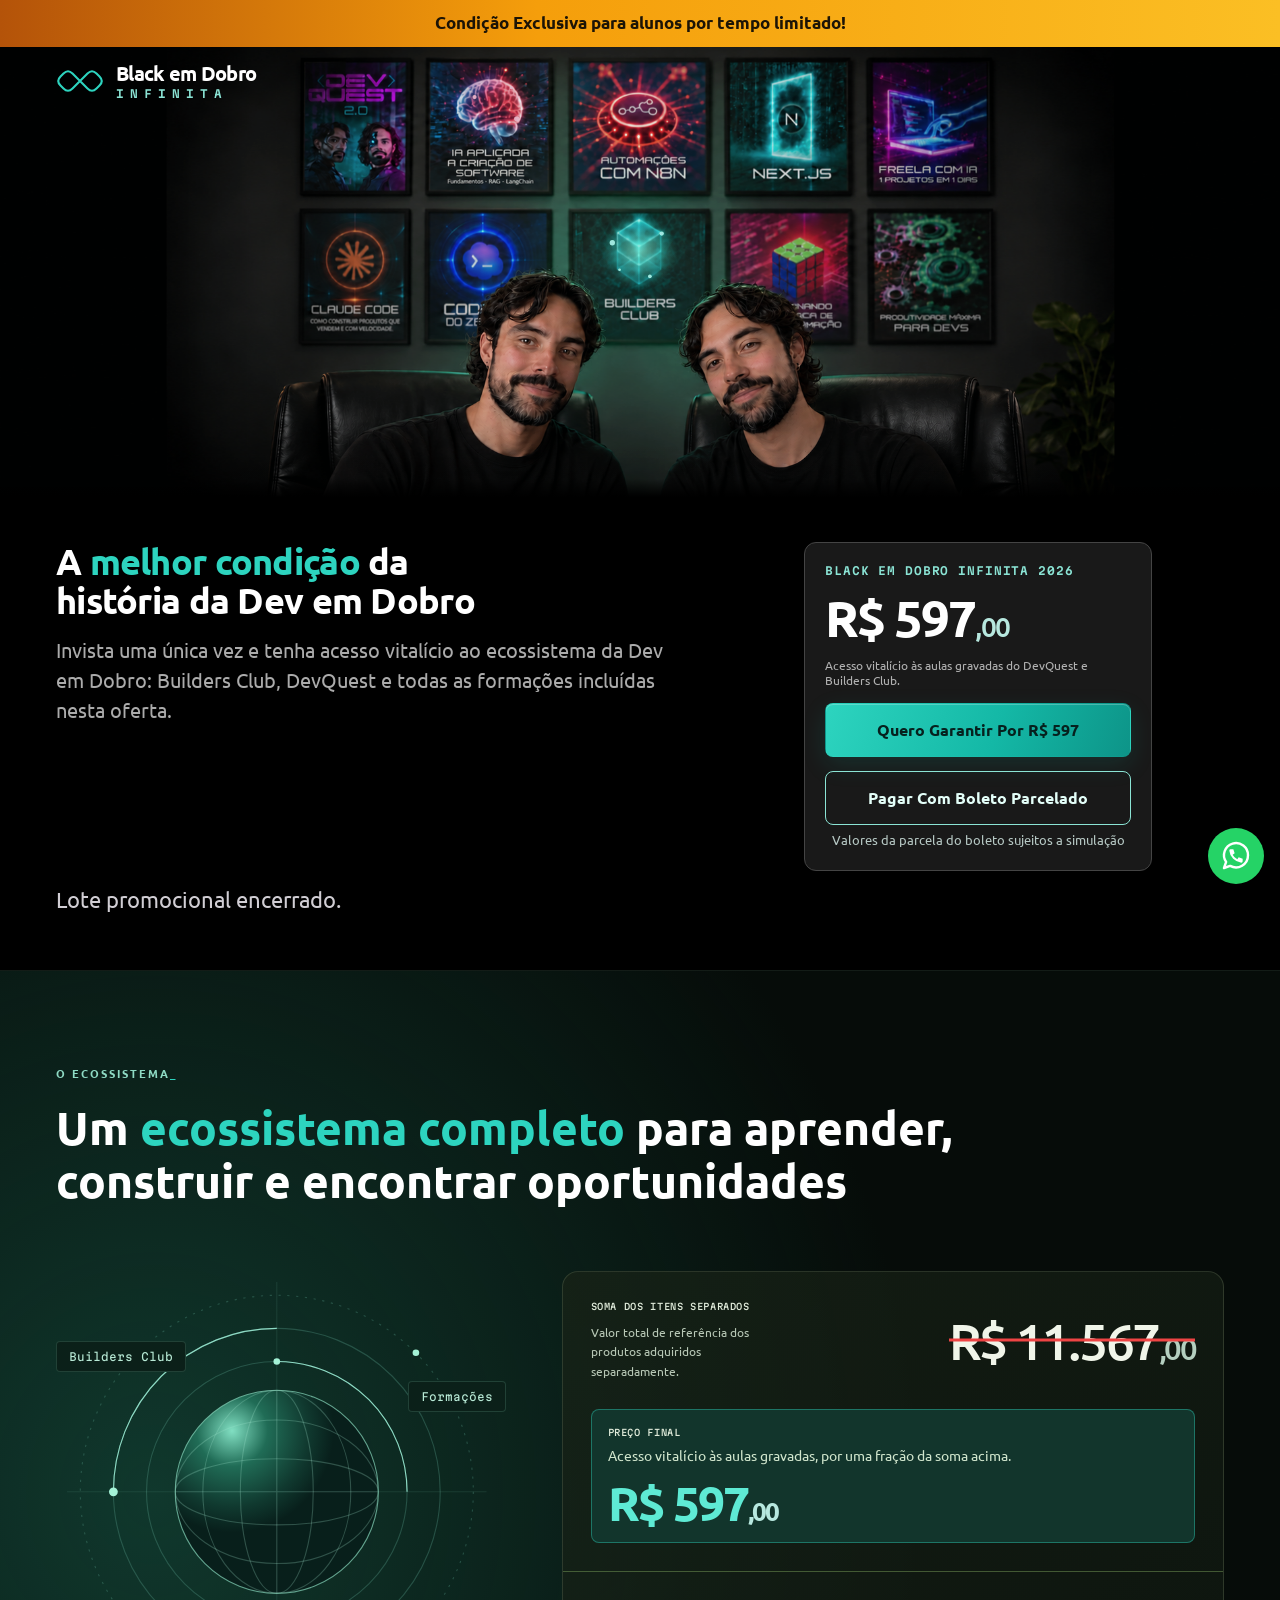
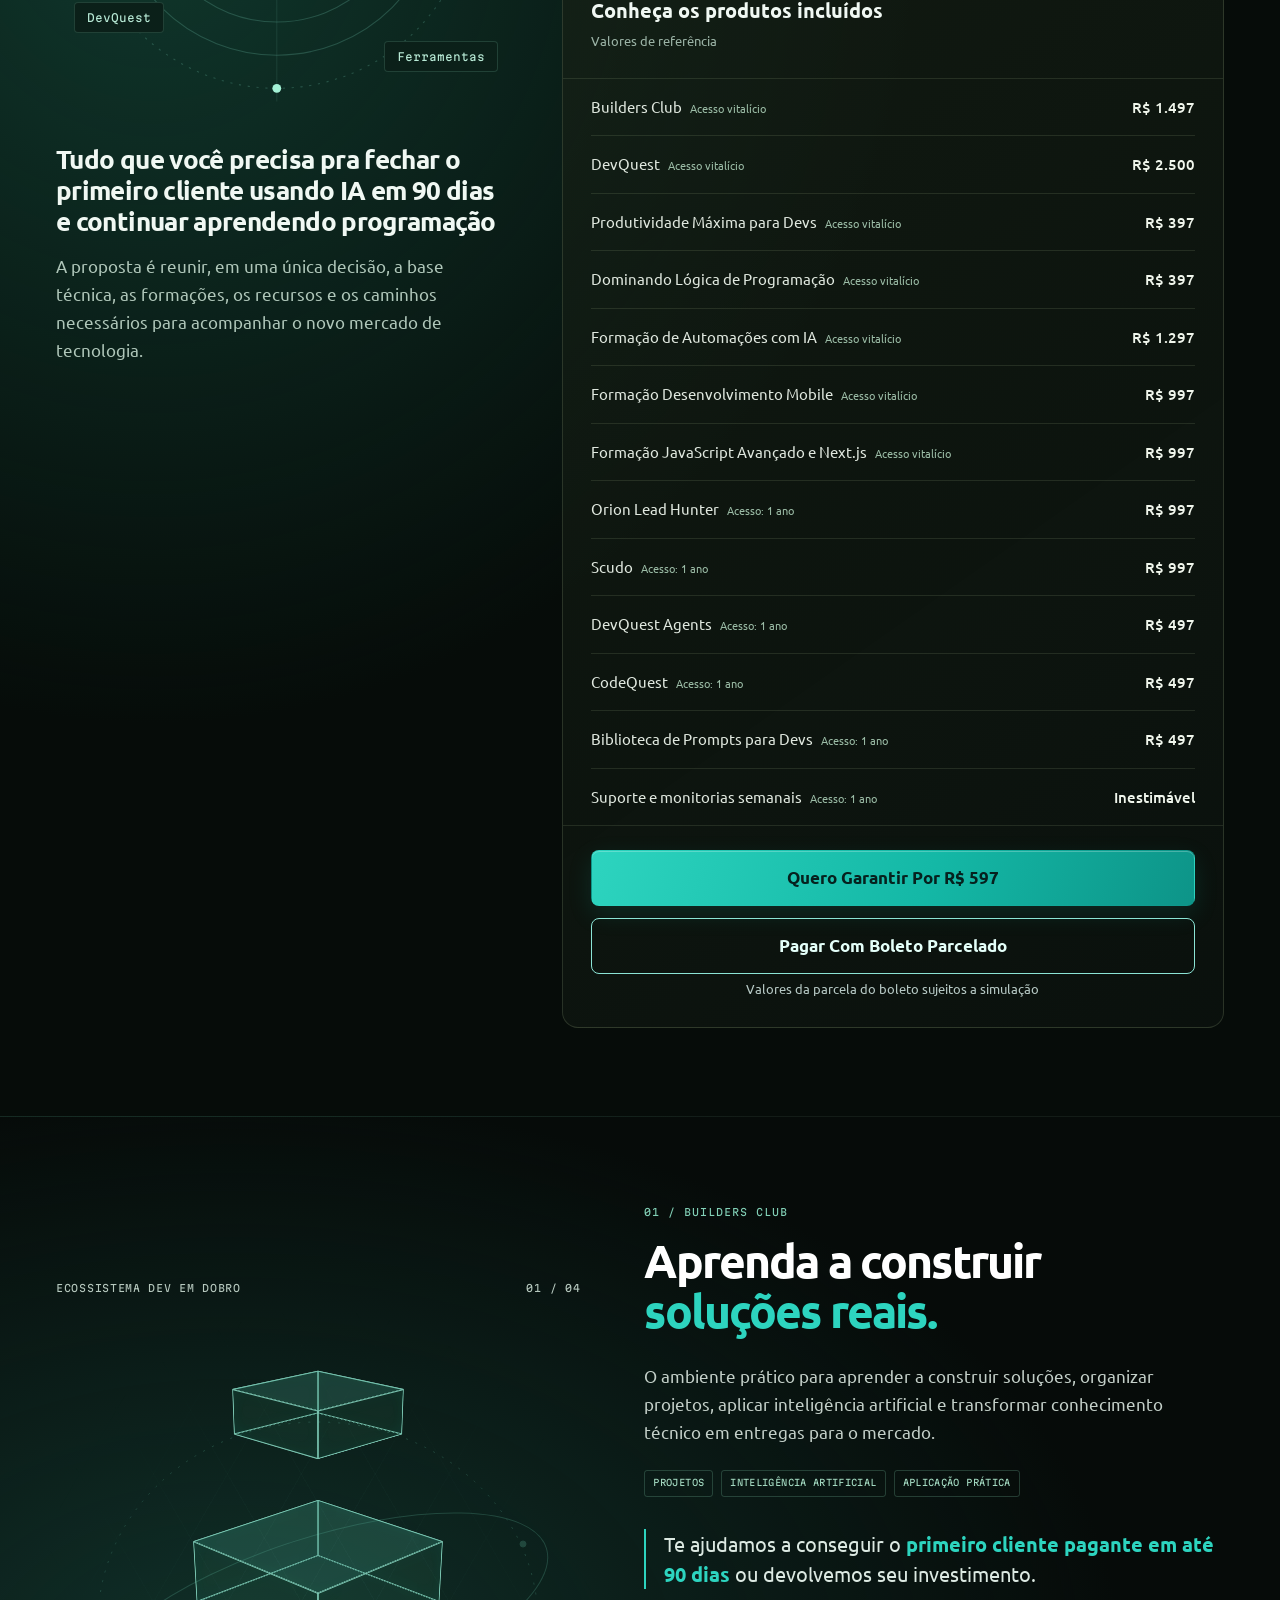
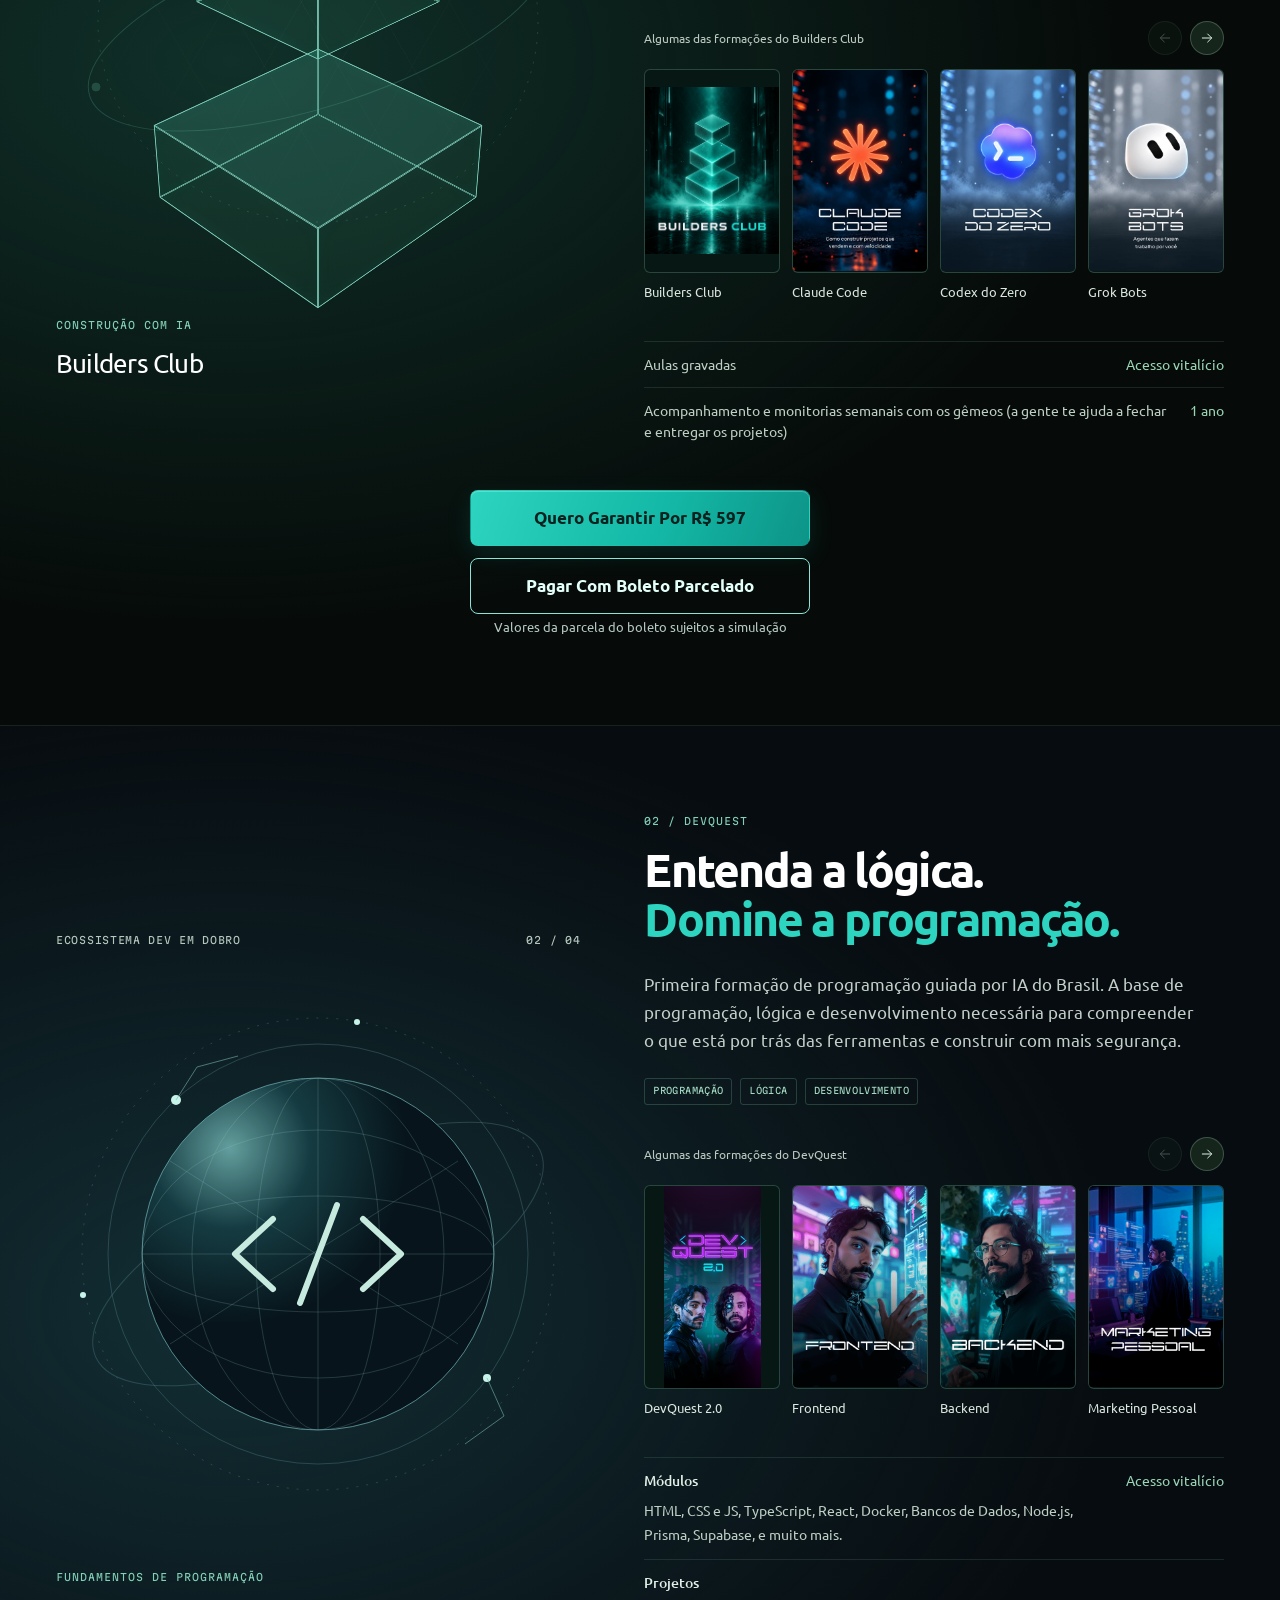
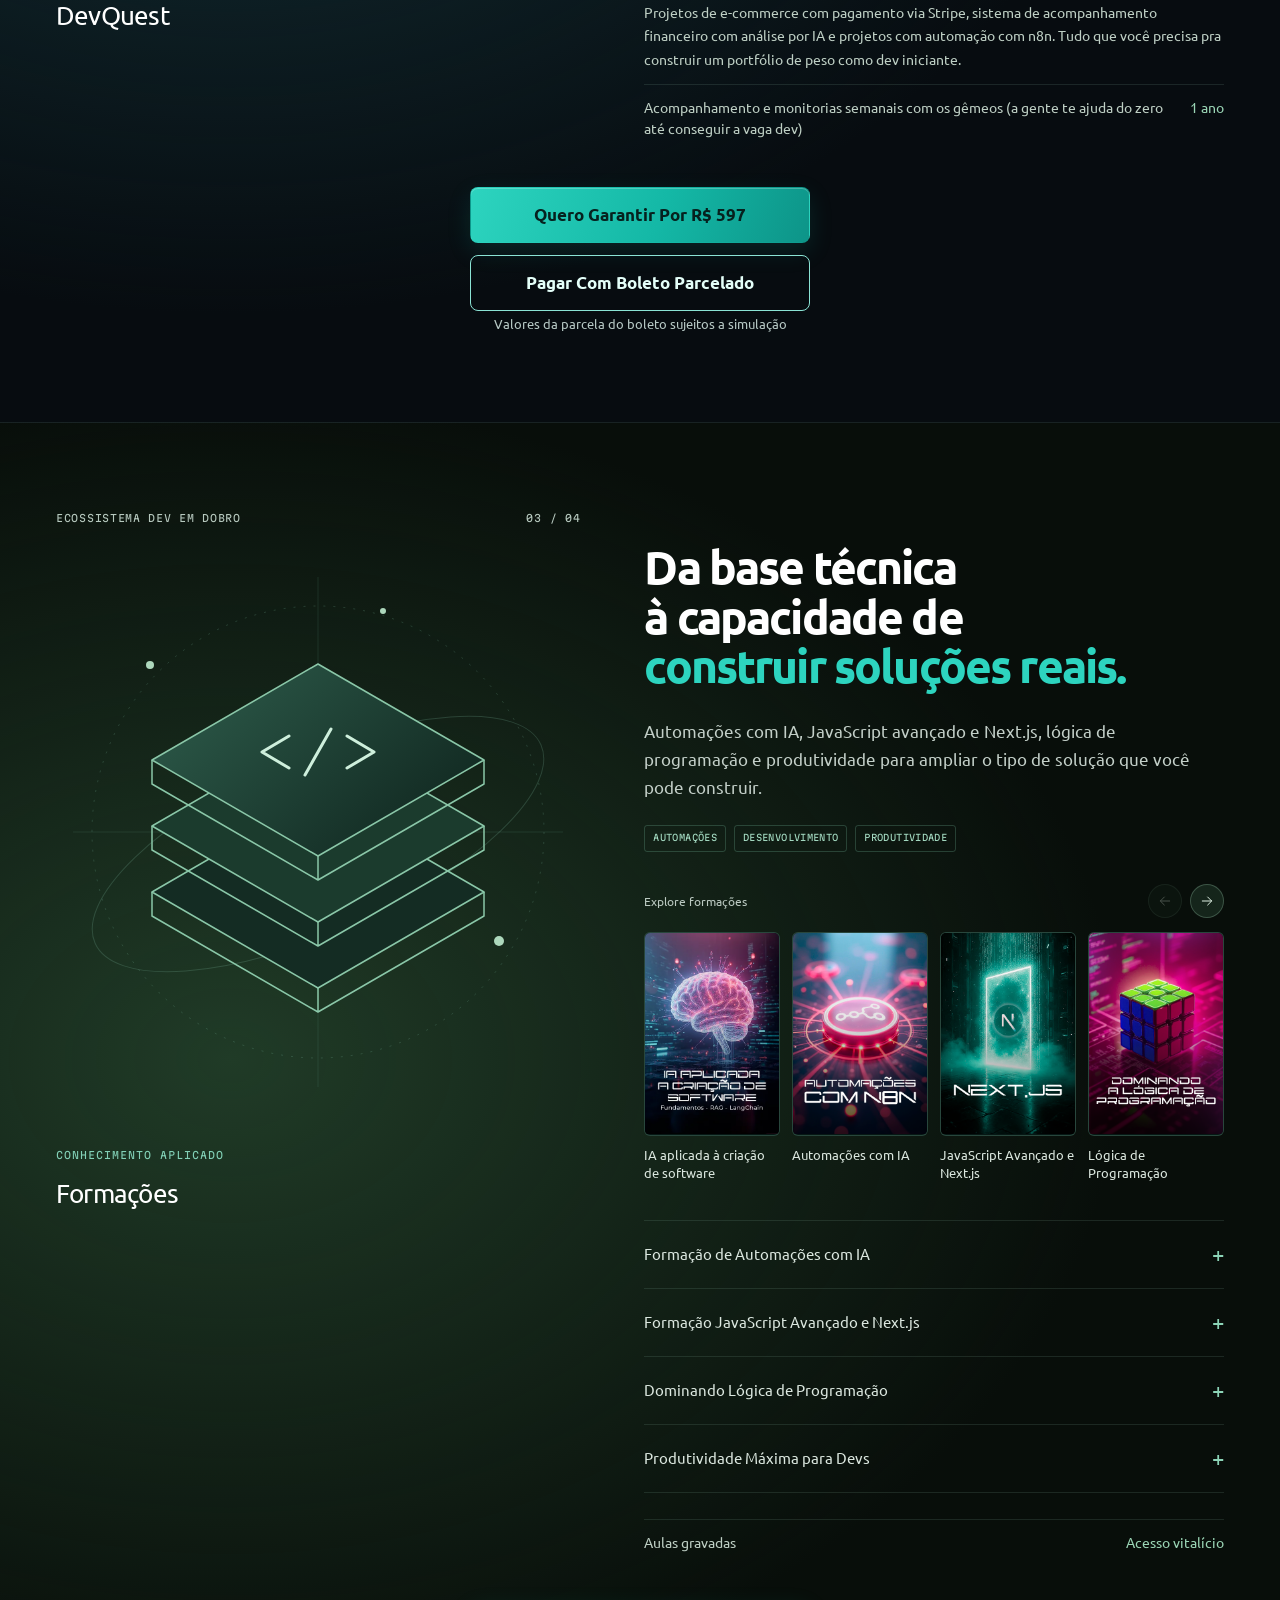
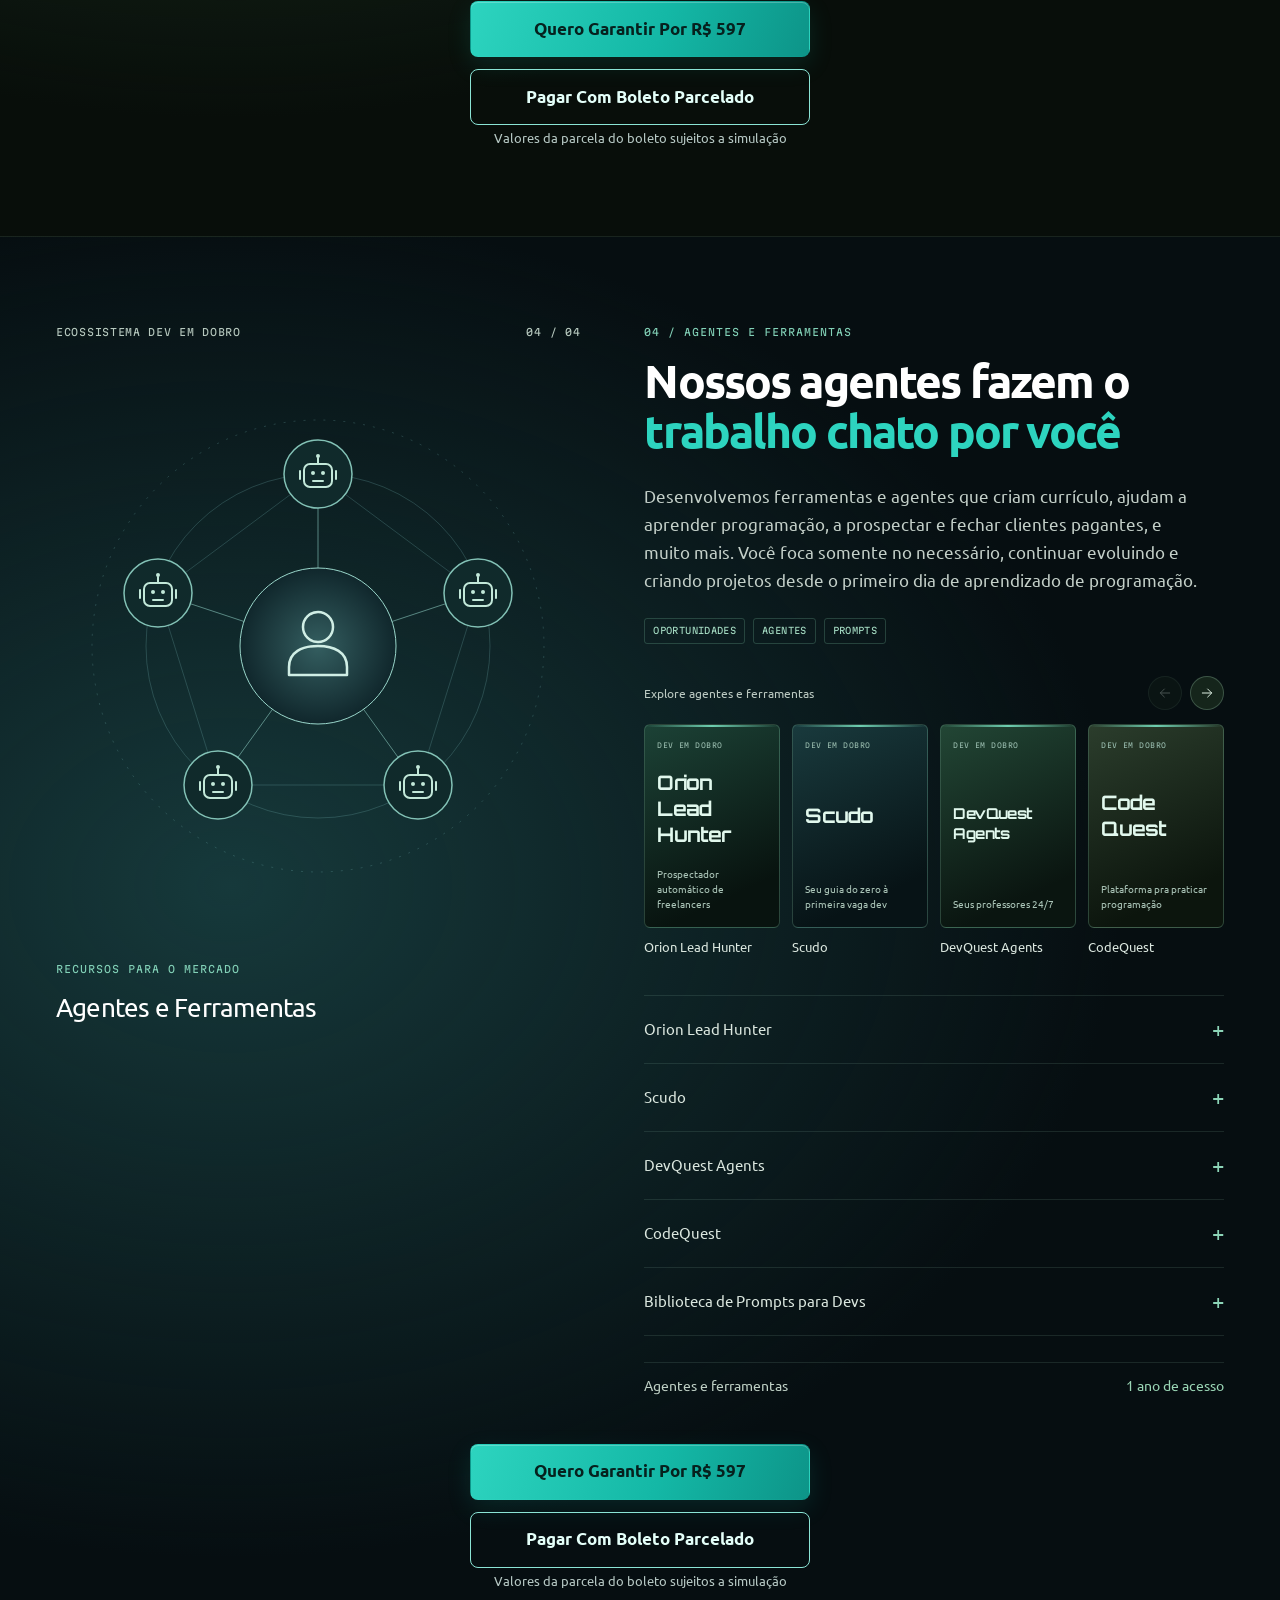
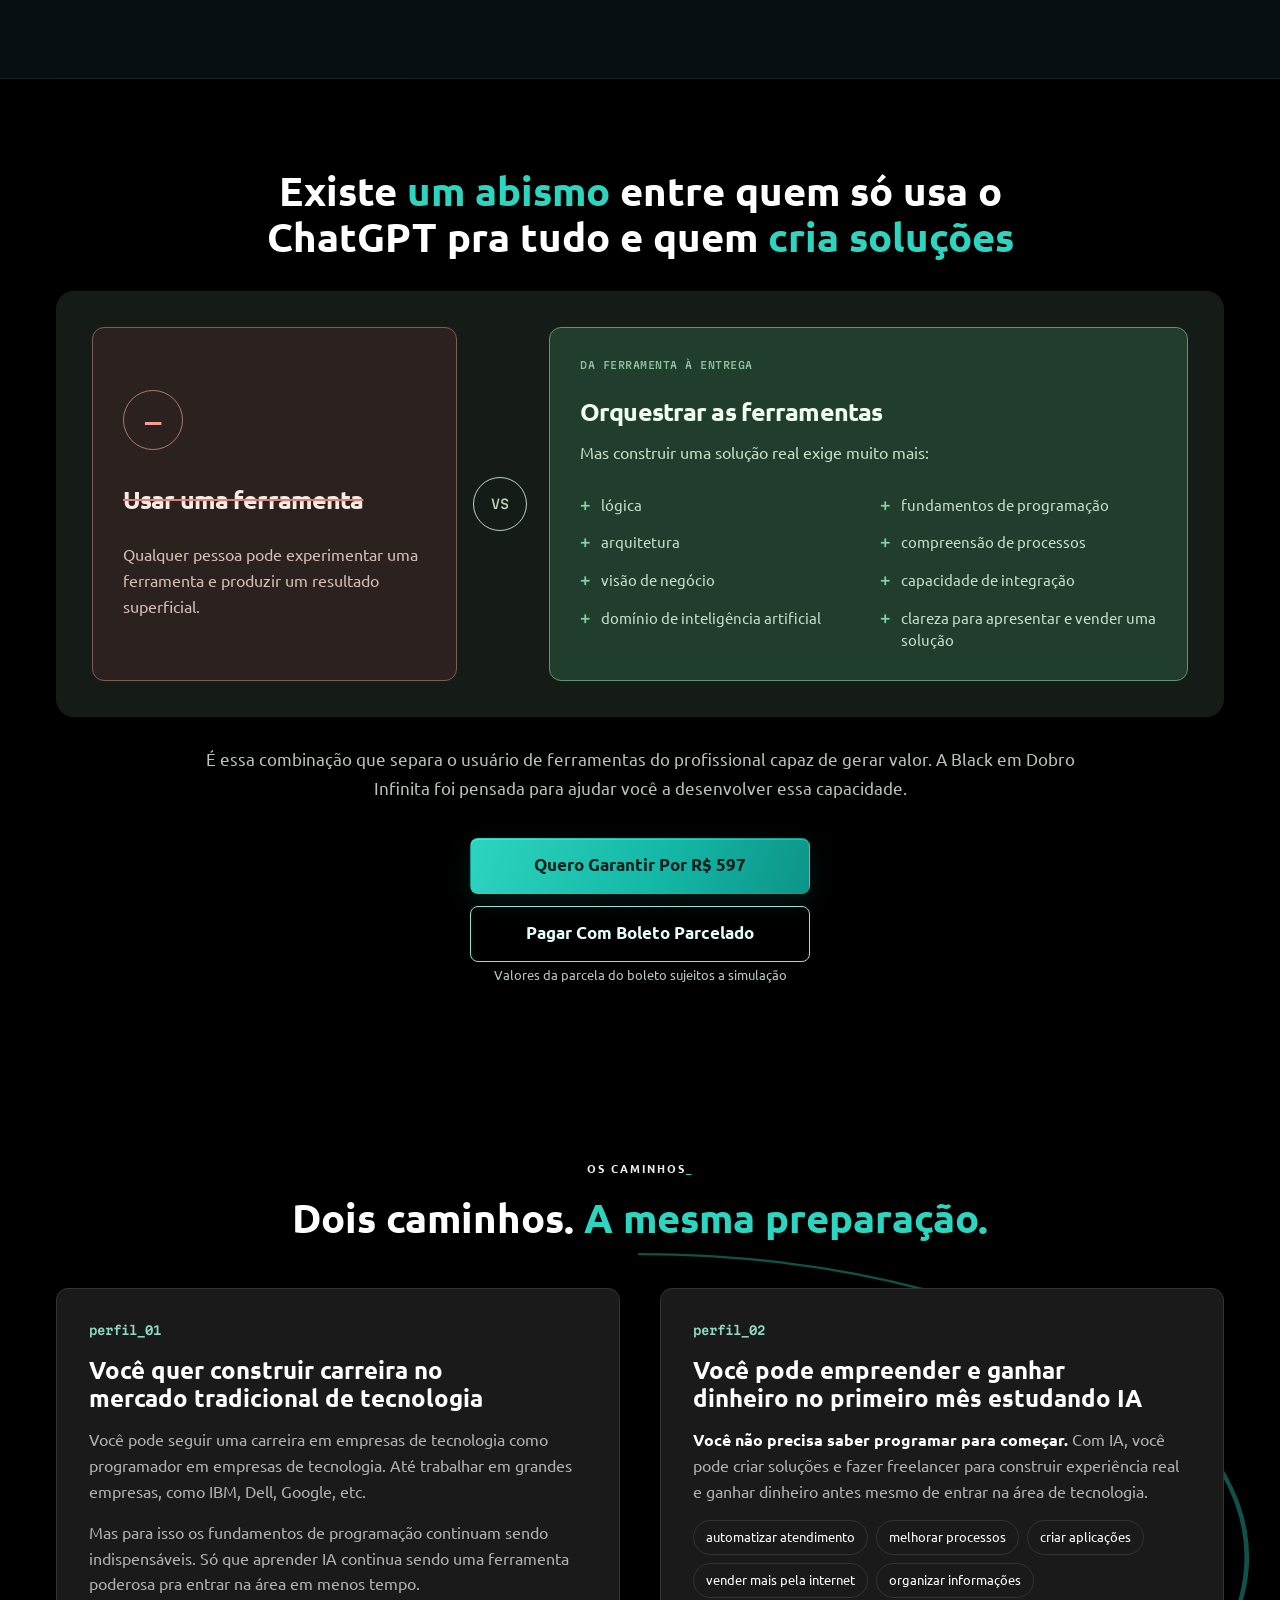
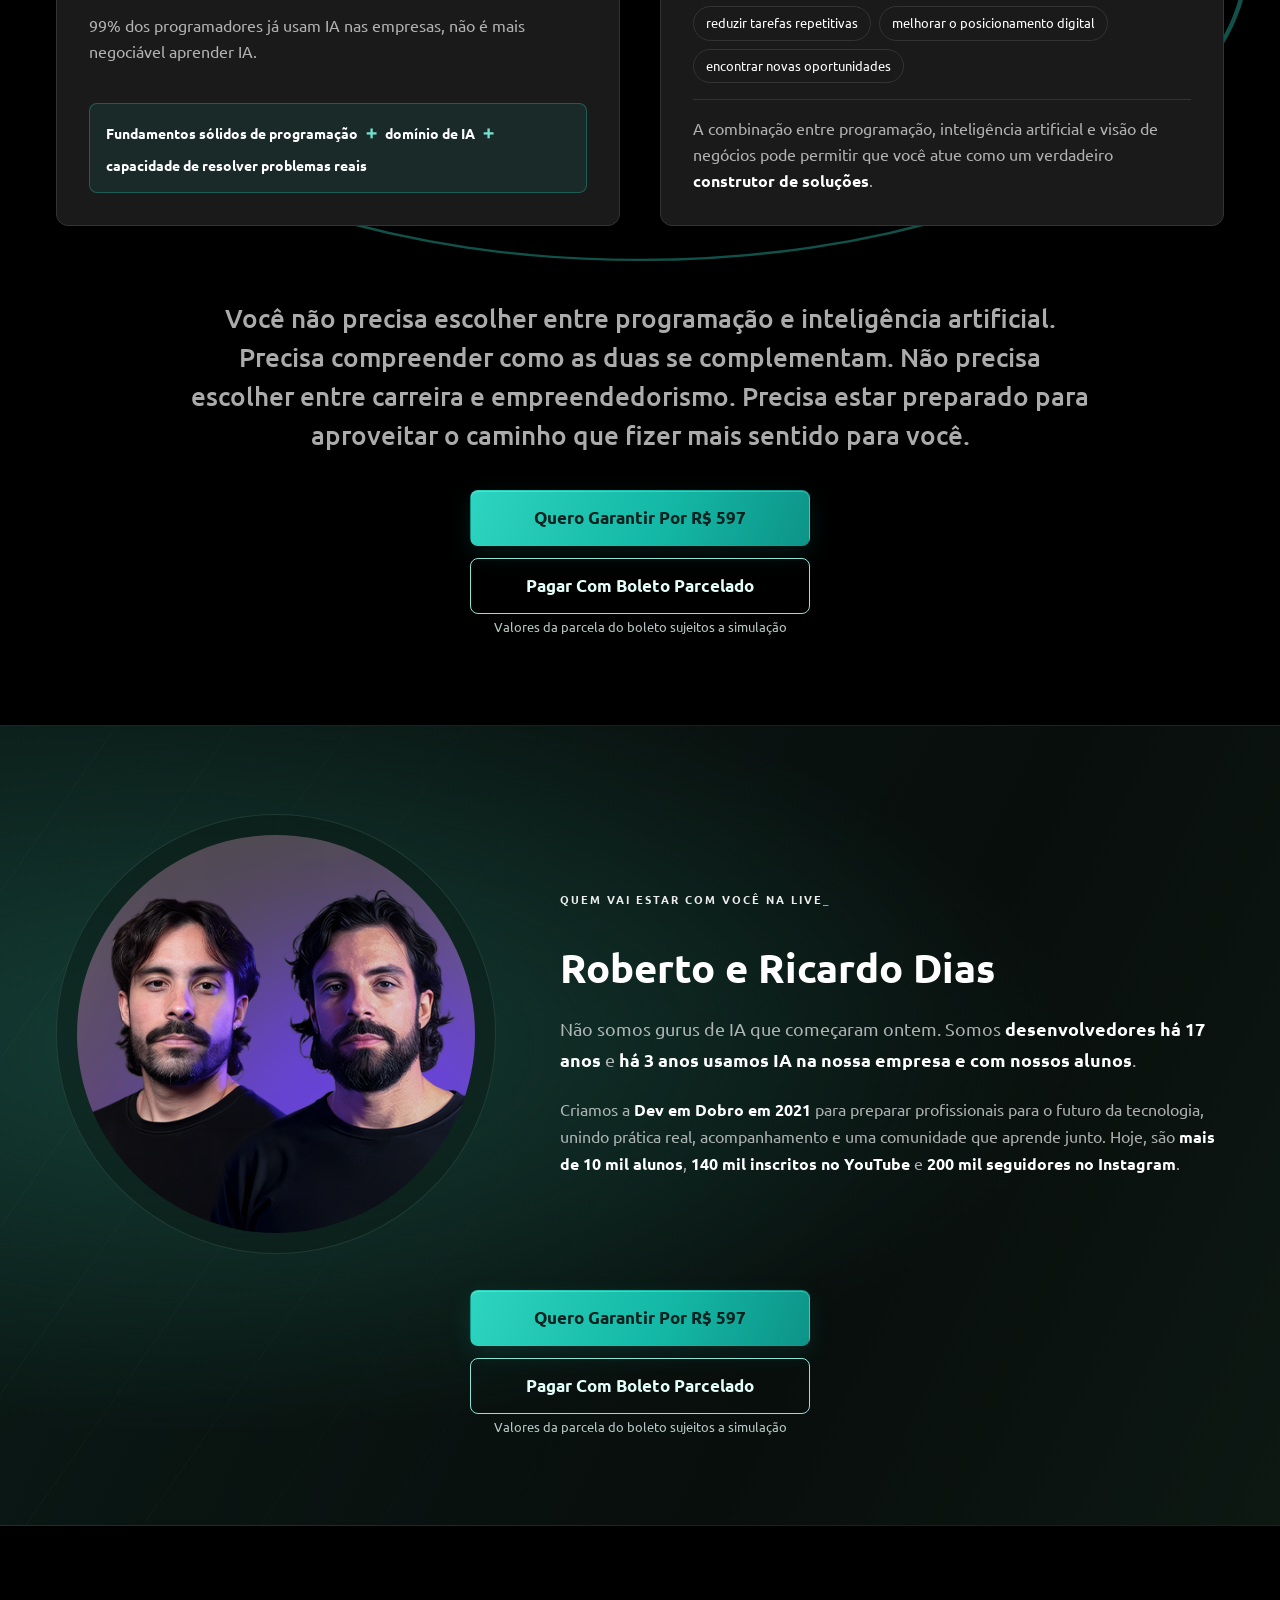
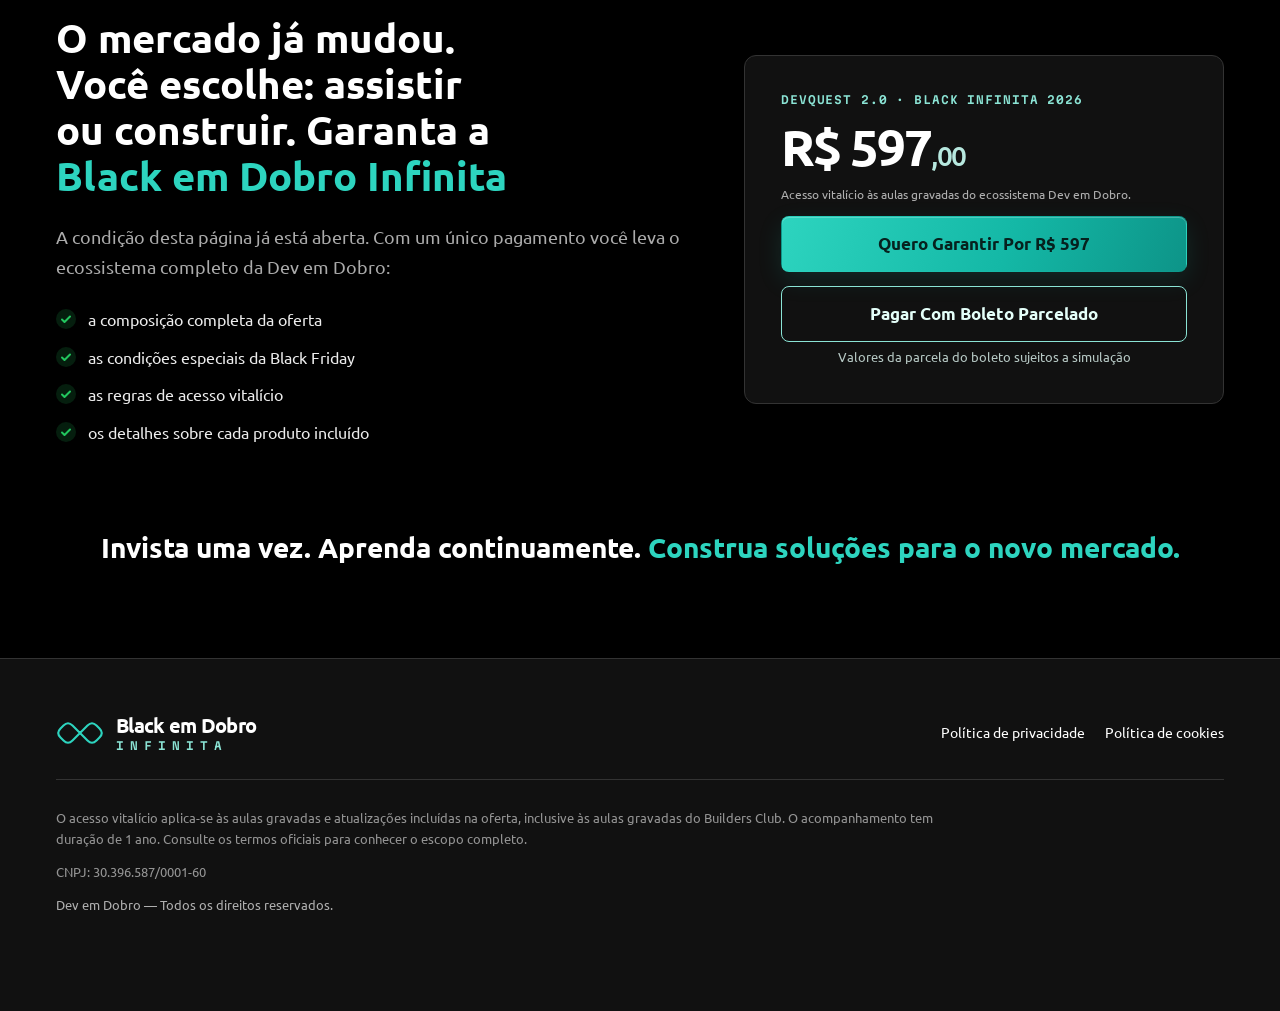
<file: alunos-bf/index.html>
<!doctype html>
<html lang="pt-BR">
<head>
  <!-- Google Tag Manager -->
  <script>(function(w,d,s,l,i){w[l]=w[l]||[];w[l].push({'gtm.start':
  new Date().getTime(),event:'gtm.js'});var f=d.getElementsByTagName(s)[0],
  j=d.createElement(s),dl=l!='dataLayer'?'&l='+l:'';j.async=true;j.src=
  'https://www.googletagmanager.com/gtm.js?id='+i+dl;f.parentNode.insertBefore(j,f);
  })(window,document,'script','dataLayer','GTM-NSPSF6RZ');</script>
  <!-- End Google Tag Manager -->
  <meta charset="utf-8">
  <meta name="viewport" content="width=device-width, initial-scale=1">
  <meta name="theme-color" content="#000000">
  <title>Dev Em Dobro - Black Infinita 2026</title>
  <meta name="description" content="DevQuest 2.0 e Black Infinita 2026 por R$ 597. Acesso vitalício às aulas gravadas do ecossistema Dev em Dobro.">
  <link rel="canonical" href="https://blackinfinita.devemdobro.com/alunos-bf">
  <link rel="preconnect" href="https://fonts.googleapis.com">
  <link rel="preconnect" href="https://fonts.gstatic.com" crossorigin>
  <link rel="stylesheet" href="https://fonts.googleapis.com/css2?family=Martian+Mono:wght@400;600;700&family=Ubuntu:ital,wght@0,400;0,500;0,700;1,400&display=swap">
  <link rel="stylesheet" href="/v2/css/style.css">
  <link rel="stylesheet" href="/v3/css/style.css?v=mobile-faces-high">
  <link rel="stylesheet" href="/v3/css/ecosystem.css?v=8">
  <link rel="stylesheet" href="/v3/css/builders.css?v=10">
  <link rel="stylesheet" href="/css/oferta.css?v=boleto-aviso-2026">
  <link rel="stylesheet" href="/css/lote-atual.css?v=bonus-novembro-2026">
</head>
<body class="v3 oferta">
  <!-- Google Tag Manager (noscript) -->
  <noscript><iframe src="https://www.googletagmanager.com/ns.html?id=GTM-NSPSF6RZ"
  height="0" width="0" style="display:none;visibility:hidden"></iframe></noscript>
  <!-- End Google Tag Manager (noscript) -->
  <a class="skip" href="#conteudo">Pular para o conteúdo</a>
  <p class="offer-ribbon">Condição Exclusiva para alunos por tempo limitado!</p>

  <header class="topbar" data-persistent>
    <div class="container topbar-inner">
      <a class="brand" href="#topo" aria-label="Black em Dobro Infinita — início">
        <span class="brand-mark" aria-hidden="true"><svg viewBox="-2 4 64 32" fill="none"><path d="M30 20L20 10Q14 4 8 10L4 14Q-2 20 4 26L8 30Q14 36 20 30L40 10Q46 4 52 10L56 14Q62 20 56 26L52 30Q46 36 40 30Z" stroke="currentColor" stroke-width="2.8" stroke-linecap="round" stroke-linejoin="round"/></svg></span>
        <span class="brand-wordmark"><span class="brand-title">Black em Dobro</span><span class="brand-edition">Infinita</span></span>
      </a>
    </div>
  </header>

  <main id="conteudo">
    <section class="hero" id="topo">
      <figure class="hero-banner" data-enter="0">
        <img src="/assets/banner-bf-final.png" alt="Capas das formações da Dev em Dobro e os fundadores Roberto e Ricardo Dias" width="1942" height="809">
        <svg class="hero-cover-motion" viewBox="0 0 1942 809" fill="none" aria-hidden="true" data-active="false">
          <defs>
            <pattern id="cover-artwork" patternUnits="userSpaceOnUse" width="1942" height="809"><image href="/assets/banner-bf-final.png" width="1942" height="809"/></pattern>
            <radialGradient id="cover-artwork-fade"><stop offset=".55" stop-color="white"/><stop offset="1" stop-color="black"/></radialGradient>
            <mask id="cover-artwork-mask" maskContentUnits="objectBoundingBox"><rect width="1" height="1" fill="url(#cover-artwork-fade)"/></mask>
            <radialGradient id="cover-cube-glow"><stop stop-color="#74ffe0" stop-opacity=".7"/><stop offset="1" stop-color="#2dd4bf" stop-opacity="0"/></radialGradient>
          </defs>
          <g fill="url(#cover-artwork)">
            <rect class="cover-artwork" x="467" y="29" width="146" height="85" mask="url(#cover-artwork-mask)"/>
            <rect class="cover-artwork" x="677" y="34" width="138" height="116" mask="url(#cover-artwork-mask)"/>
            <rect class="cover-artwork" x="901" y="53" width="138" height="105" mask="url(#cover-artwork-mask)"/>
            <rect class="cover-artwork" x="1150" y="30" width="100" height="147" mask="url(#cover-artwork-mask)"/>
            <rect class="cover-artwork" x="1335" y="49" width="155" height="123" mask="url(#cover-artwork-mask)"/>
            <rect class="cover-artwork cover-artwork--turn" x="485" y="269" width="108" height="108" mask="url(#cover-artwork-mask)"/>
            <rect class="cover-artwork" x="675" y="263" width="120" height="119" mask="url(#cover-artwork-mask)"/>
            <rect class="cover-artwork" x="917" y="249" width="105" height="119" mask="url(#cover-artwork-mask)"/>
            <rect class="cover-artwork" x="1162" y="281" width="96" height="96" mask="url(#cover-artwork-mask)"/>
            <rect class="cover-artwork cover-artwork--turn" x="1387" y="291" width="106" height="106" mask="url(#cover-artwork-mask)"/>
          </g>
          <ellipse class="cover-cube-glow" cx="970" cy="310" rx="58" ry="55" fill="url(#cover-cube-glow)"/>
          <g class="cover-cube-particles" fill="#9cffe8">
            <circle cx="929" cy="297" r="4"/><circle cx="1004" cy="283" r="3.2"/><circle cx="986" cy="348" r="2.8"/><circle cx="940" cy="338" r="2"/>
          </g>
          <g class="cover-brain-particles" fill="#ffb6cc">
            <circle cx="720" cy="76" r="3.2"/><circle cx="784" cy="109" r="4"/><circle cx="776" cy="62" r="2.4"/>
          </g>
        </svg>
      </figure>
      <div class="container hero-split">
        <div class="hero-copy">
          <h1 class="hero-title" data-enter="0">A <span class="hl">melhor condição</span> da história da Dev em Dobro</h1>
          <p class="hero-lead" data-enter="1">Invista uma única vez e tenha acesso vitalício ao ecossistema da Dev em Dobro: Builders Club, DevQuest e todas as formações incluídas nesta oferta.</p>
        </div>
        <div class="card signup-card offer-card hero-form">
          <p class="offer-card-label">Black em Dobro Infinita 2026</p>
          <p class="offer-card-price">R$ 597<span>,00</span></p>
          <p class="hero-form-note">Acesso vitalício às aulas gravadas do DevQuest e Builders Club.</p>
          <a class="btn btn-primary btn-lg btn-block" data-checkout href="https://pay.hub.la/YKPMuMwSBhPBb7UUuDlX">Quero garantir por R$ 597</a>
          <a class="btn btn-secondary btn-boleto btn-lg btn-block" data-checkout data-boleto href="https://pay.tmb.com.br/DevemDobro/ZBS345545R7" target="_blank" rel="noopener noreferrer">Pagar com boleto parcelado</a>
          <p class="boleto-installment-note">Valores da parcela do boleto sujeitos a simulação</p>
        </div>
        <div class="offer-lot" data-offer-period hidden>
          <progress class="offer-lot-progress" max="100" value="100" aria-label="Tempo restante do lote promocional"></progress>
          <p class="offer-lot-status">Lote promocional com vagas limitadas!</p>
          <div class="offer-lot-timer" role="timer" aria-label="Tempo até o encerramento do lote">
            <div class="offer-lot-unit"><span>Dias</span><strong data-offer-days>00</strong></div>
            <div class="offer-lot-unit"><span>Horas</span><strong data-offer-hours>00</strong></div>
            <div class="offer-lot-unit"><span>Minutos</span><strong data-offer-minutes>00</strong></div>
            <div class="offer-lot-unit"><span>Segundos</span><strong data-offer-seconds>00</strong></div>
          </div>
        </div>
      </div>
    </section>

    <section class="v3-section current-lot" id="lote-atual" aria-labelledby="current-lot-title" hidden>
      <div class="container current-lot-inner">
        <div class="current-lot-heading">
          <p class="eyebrow">Bônus da Black Infinita</p>
          <h2 id="current-lot-title">Bônus exclusivos desse lote</h2>
        </div>
        <div class="current-lot-card current-lot-bonuses">
          <article class="current-lot-bonus current-lot-bonus--holo" data-lot-bonus="sites" hidden>
            <p class="current-lot-label">Bônus 1</p>
            <h3>Workshop Construindo Sites de Alto Valor com IA</h3>
            <p class="current-lot-description">Aprenda a construir sites de alto valor com inteligência artificial.<span class="current-lot-workshop-notice"><strong>Participação ao vivo exclusiva para quem se matricular neste lote.</strong> Depois, a aula gravada ficará disponível também para quem já comprou.</span></p>
          </article>
          <article class="current-lot-bonus" data-lot-bonus="freela">
            <p class="current-lot-label">Bônus 1</p>
            <h3>Participação no desafio Meu Primeiro Freela em 45 dias</h3>
            <p class="current-lot-description">Vamos te ajudar a vender e entregar seu primeiro freela em 45 dias para aprender a faturar com IA.</p>
          </article>
          <article class="current-lot-bonus" data-lot-bonus="claude">
            <p class="current-lot-label">Bônus 2</p>
            <h3>Sorteio de três meses de Claude Pro</h3>
            <p class="current-lot-description">Três meses de acesso ao Claude Pro para acelerar seus projetos com IA.</p>
          </article>
          <article class="current-lot-bonus" data-lot-bonus="orion">
            <p class="current-lot-label">Bônus 3</p>
            <h3>Orion Pro. 1 ano incluído.</h3>
            <p class="current-lot-description">Um ano de acesso ao Orion Pro, ferramenta de prospecção automatizada de clientes.</p>
          </article>
          <article class="current-lot-bonus current-lot-bonus--limited" data-lot-bonus="acompanhamento">
            <p class="current-lot-label">Bônus 4</p>
            <h3>Dois anos de acompanhamento, em vez de um.</h3>
            <p class="current-lot-description">Mais um ano nas duas frentes: monitorias e grupo de WhatsApp do DevQuest, comunidade e acompanhamento do Builders Club para vender e entregar projetos.</p>
          </article>
          <article class="current-lot-bonus" data-lot-bonus="entrevistas" hidden>
            <p class="current-lot-label">Bônus 3</p>
            <h3>Workshop Como Ser Aprovado em Qualquer Entrevista Dev</h3>
            <p class="current-lot-description">Workshop com especialista em empregabilidade para se preparar para entrevistas na área dev.<span class="current-lot-workshop-notice"><strong>Participação ao vivo exclusiva para quem se matricular neste lote.</strong> Depois, a aula gravada ficará disponível também para quem já comprou.</span></p>
          </article>
          <article class="current-lot-bonus" data-lot-bonus="claude-mes" hidden>
            <p class="current-lot-label">Bônus 5</p>
            <h3>Sorteio de 1 mês de Claude Pro</h3>
            <p class="current-lot-description">Ao se matricular neste lote, você concorre a um mês de acesso ao Claude Pro para acelerar seus projetos com IA.</p>
          </article>
          <p class="current-lot-period" data-lot-period></p>
        </div>
      </div>
    </section>

    <section class="v3-section ecosystem-section" id="ecossistema" aria-labelledby="ecosystem-title">
      <div class="container">
        <header class="ecosystem-heading" data-enter="0">
          <p class="eyebrow">O ecossistema</p>
          <h2 class="title" id="ecosystem-title">Um <span class="hl">ecossistema completo</span> para aprender, construir e encontrar oportunidades</h2>
        </header>
        <div class="ecosystem-layout">
          <div class="ecosystem-visual" data-enter="0">
            <div class="ecosystem-art" data-universe-motion aria-hidden="true">
              <svg viewBox="0 0 400 400" fill="none">
                <defs>
                  <radialGradient id="ecosystem-sphere" cx=".28" cy=".2"><stop stop-color="#81dfc2"/><stop offset=".35" stop-color="#206c56"/><stop offset=".75" stop-color="#10392f"/><stop offset="1" stop-color="#081f1b"/></radialGradient>
                  <clipPath id="ecosystem-sphere-clip"><circle cx="200" cy="200" r="92"/></clipPath>
                </defs>
                <g stroke="#4f8e7d" stroke-opacity=".4"><circle cx="200" cy="200" r="118"/><circle cx="200" cy="200" r="148"/><circle cx="200" cy="200" r="178" stroke-dasharray="2 6"/><path d="M200 10V390M10 200H390" stroke-opacity=".2"/></g>
                <circle cx="200" cy="200" r="92" fill="url(#ecosystem-sphere)" stroke="#88d7bc" stroke-opacity=".7"/>
                <g class="universe-motion ecosystem-globe" clip-path="url(#ecosystem-sphere-clip)" stroke="#a4e5cf" stroke-opacity=".25"><ellipse cx="200" cy="200" rx="92" ry="30"/><ellipse cx="200" cy="200" rx="92" ry="65"/><ellipse cx="200" cy="200" rx="33" ry="92"/><ellipse cx="200" cy="200" rx="67" ry="92"/><path d="M108 200H292M200 108V292"/></g>
                <g class="universe-motion ecosystem-orbit" stroke="#8edac4"><path d="M200 82A118 118 0 0 1 318 200"/><circle cx="200" cy="82" r="3" fill="#a4f2d6" stroke="none"/></g>
                <g class="universe-motion ecosystem-orbit ecosystem-orbit--reverse" stroke="#8edac4"><path d="M52 200A148 148 0 0 1 200 52"/><circle cx="52" cy="200" r="4" fill="#a4f2d6" stroke="none"/></g>
                <g class="universe-motion ecosystem-satellites" fill="#a4f2d6"><circle cx="200" cy="378" r="4"/><circle cx="326" cy="74" r="3"/></g>
              </svg>
              <span class="ecosystem-node ecosystem-node--builders">Builders Club</span>
              <span class="ecosystem-node ecosystem-node--devquest">DevQuest</span>
              <span class="ecosystem-node ecosystem-node--formations">Formações</span>
              <span class="ecosystem-node ecosystem-node--tools">Ferramentas</span>
            </div>
            <h3>Tudo que você precisa pra fechar o primeiro cliente usando IA em 90 dias e continuar aprendendo programação</h3>
            <p>A proposta é reunir, em uma única decisão, a base técnica, as formações, os recursos e os caminhos necessários para acompanhar o novo mercado de tecnologia.</p>
          </div>
          <div class="ecosystem-inventory">
            <div class="ecosystem-total" data-enter="1">
              <div class="ecosystem-total-summary">
                <div><p class="ecosystem-total-label">Soma dos itens separados</p><p>Valor total de referência dos produtos adquiridos separadamente.</p></div>
                <p class="ecosystem-total-value">R$ 11.567<span>,00</span></p>
              </div>
              <div class="ecosystem-final">
                <div class="ecosystem-final-copy">
                  <p class="ecosystem-total-label">Preço final</p>
                  <p>Acesso vitalício às aulas gravadas, por uma fração da soma acima.</p>
                </div>
                <p class="ecosystem-final-value">R$ 597<span>,00</span></p>
              </div>
            </div>
            <div class="ecosystem-list-heading" data-enter="0"><h3>Conheça os produtos incluídos</h3><p>Valores de referência</p></div>
            <dl class="ecosystem-products">
              <div data-enter="0"><dt>Builders Club<small>Acesso vitalício</small></dt><dd>R$ 1.497</dd></div>
              <div data-enter="0"><dt>DevQuest<small>Acesso vitalício</small></dt><dd>R$ 2.500</dd></div>
              <div data-enter="0"><dt>Produtividade Máxima para Devs<small>Acesso vitalício</small></dt><dd>R$ 397</dd></div>
              <div data-enter="0"><dt>Dominando Lógica de Programação<small>Acesso vitalício</small></dt><dd>R$ 397</dd></div>
              <div data-enter="0"><dt>Formação de Automações com IA<small>Acesso vitalício</small></dt><dd>R$ 1.297</dd></div>
              <div data-enter="0"><dt>Formação Desenvolvimento Mobile<small>Acesso vitalício</small></dt><dd>R$ 997</dd></div>
              <div data-enter="0"><dt>Formação JavaScript Avançado e Next.js<small>Acesso vitalício</small></dt><dd>R$ 997</dd></div>
              <div data-enter="0"><dt>Orion Lead Hunter<small>Acesso: 1 ano</small></dt><dd>R$ 997</dd></div>
              <div data-enter="0"><dt>Scudo<small>Acesso: 1 ano</small></dt><dd>R$ 997</dd></div>
              <div data-enter="0"><dt>DevQuest Agents<small>Acesso: 1 ano</small></dt><dd>R$ 497</dd></div>
              <div data-enter="0"><dt>CodeQuest<small>Acesso: 1 ano</small></dt><dd>R$ 497</dd></div>
              <div data-enter="0"><dt>Biblioteca de Prompts para Devs<small>Acesso: 1 ano</small></dt><dd>R$ 497</dd></div>
              <div data-enter="0"><dt>Suporte e monitorias semanais<small>Acesso: 1 ano</small></dt><dd>Inestimável</dd></div>
            </dl>
            <div class="ecosystem-action" data-enter="1">
              <a class="btn btn-primary btn-lg btn-block" data-checkout href="https://pay.hub.la/YKPMuMwSBhPBb7UUuDlX">Quero garantir por R$ 597</a>
              <a class="btn btn-secondary btn-boleto btn-lg btn-block" data-checkout data-boleto href="https://pay.tmb.com.br/DevemDobro/ZBS345545R7" target="_blank" rel="noopener noreferrer">Pagar com boleto parcelado</a>
              <p class="boleto-installment-note">Valores da parcela do boleto sujeitos a simulação</p>
            </div>
          </div>
        </div>
      </div>
    </section>

    <section class="v3-section builders-universe" id="builders-club" aria-labelledby="builders-title">
      <div class="container builders-universe-grid">
        <div class="builders-universe-visual" data-enter="0">
          <div class="builders-universe-meta"><span>Ecossistema Dev em Dobro</span><span>01 / 04</span></div>
          <div class="builders-art" data-universe-motion aria-hidden="true">
            <svg class="builders-universe-orbits" viewBox="0 0 520 560" fill="none"><ellipse cx="260" cy="300" rx="240" ry="84" transform="rotate(-18 260 300)"/><ellipse cx="260" cy="300" rx="220" ry="200" stroke-dasharray="2 8"/><circle cx="38" cy="365" r="4" fill="currentColor"/><circle cx="465" cy="222" r="3" fill="currentColor"/></svg>
            <div class="builders-cube builders-cube--small"><span class="cube-front"></span><span class="cube-back"></span><span class="cube-left"></span><span class="cube-right"></span><span class="cube-top"></span><span class="cube-bottom"></span></div>
            <div class="builders-cube builders-cube--middle"><span class="cube-front"></span><span class="cube-back"></span><span class="cube-left"></span><span class="cube-right"></span><span class="cube-top"></span><span class="cube-bottom"></span></div>
            <div class="builders-cube builders-cube--base"><span class="cube-front"></span><span class="cube-back"></span><span class="cube-left"></span><span class="cube-right"></span><span class="cube-top"></span><span class="cube-bottom"></span></div>
          </div>
          <div class="builders-universe-caption"><p>Construção com IA</p><h3>Builders Club</h3></div>
        </div>
        <div class="builders-universe-copy">
          <p class="builders-universe-kicker" data-enter="0">01 / Builders Club</p>
          <h2 id="builders-title" data-enter="0">Aprenda a construir <span class="hl">soluções reais.</span></h2>
          <p class="builders-universe-description" data-enter="1">O ambiente prático para aprender a construir soluções, organizar projetos, aplicar inteligência artificial e transformar conhecimento técnico em entregas para o mercado.</p>
          <ul class="builders-universe-tags" aria-label="Focos do Builders Club" data-enter="2"><li>Projetos</li><li>Inteligência artificial</li><li>Aplicação prática</li></ul>
          <p class="builders-promise" data-enter="1">Te ajudamos a conseguir o <strong>primeiro cliente pagante em até 90 dias</strong> ou devolvemos seu investimento.</p>
          <div class="builders-gallery" data-course-gallery data-enter="1">
            <div class="builders-gallery-header">
              <p>Algumas das formações do Builders Club</p>
              <div class="builders-gallery-controls">
                <button type="button" data-gallery-prev aria-label="Capa anterior" aria-controls="builders-covers" disabled><svg viewBox="0 0 24 24" fill="none" aria-hidden="true"><path d="M19 12H5M11 6L5 12L11 18"/></svg></button>
                <button type="button" data-gallery-next aria-label="Próxima capa" aria-controls="builders-covers"><svg viewBox="0 0 24 24" fill="none" aria-hidden="true"><path d="M5 12H19M13 6L19 12L13 18"/></svg></button>
              </div>
            </div>
            <div class="builders-covers" id="builders-covers" role="region" aria-label="Capas dos cursos do Builders Club" tabindex="0">
              <figure class="builders-course"><div class="builders-course-image"><img src="/v3/assets/builders-club.png" alt="Capa do Builders Club" width="1122" height="1402" loading="lazy" decoding="async"></div><figcaption>Builders Club</figcaption></figure>
              <figure class="builders-course"><div class="builders-course-image"><img src="/v3/assets/claude-code-pechan.webp" alt="Capa do curso Claude Code" width="400" height="600" loading="lazy" decoding="async"></div><figcaption>Claude Code</figcaption></figure>
              <figure class="builders-course"><div class="builders-course-image"><img src="/v3/assets/codex-do-zero-pechan-azul.webp" alt="Capa do curso Codex do Zero" width="400" height="600" loading="lazy" decoding="async"></div><figcaption>Codex do Zero</figcaption></figure>
              <figure class="builders-course"><div class="builders-course-image"><img src="/v3/assets/grok-bots-pechan-cinza-v2.webp" alt="Capa do curso Grok Bots — Agentes que fazem trabalho por você" width="400" height="600" loading="lazy" decoding="async"></div><figcaption>Grok Bots</figcaption></figure>
              <figure class="builders-course" aria-label="E muito mais"><div class="builders-course-image builders-course-placeholder"><span aria-hidden="true">+</span><p>E muito mais...</p></div></figure>
            </div>
          </div>
          <dl class="builders-universe-access" data-enter="2"><div><dt>Aulas gravadas</dt><dd>Acesso vitalício</dd></div><div><dt>Acompanhamento e monitorias semanais com os gêmeos (a gente te ajuda a fechar e entregar os projetos)</dt><dd>1 ano</dd></div></dl>
        </div>
      </div>
      <div class="container offer-cta offer-cta--center">
        <a class="btn btn-primary btn-lg" data-checkout href="https://pay.hub.la/YKPMuMwSBhPBb7UUuDlX">Quero garantir por R$ 597</a>
        <a class="btn btn-secondary btn-boleto btn-lg" data-checkout data-boleto href="https://pay.tmb.com.br/DevemDobro/ZBS345545R7" target="_blank" rel="noopener noreferrer">Pagar com boleto parcelado</a>
        <p class="boleto-installment-note">Valores da parcela do boleto sujeitos a simulação</p>
      </div>
    </section>

    <section class="v3-section builders-universe devquest-universe" id="devquest" aria-labelledby="devquest-title">
      <div class="container builders-universe-grid">
        <div class="builders-universe-visual" data-enter="0">
          <div class="builders-universe-meta"><span>Ecossistema Dev em Dobro</span><span>02 / 04</span></div>
          <div class="devquest-art" data-universe-motion aria-hidden="true">
            <svg viewBox="0 0 520 560" fill="none">
              <defs><radialGradient id="devquest-sphere" cx=".25" cy=".2"><stop stop-color="#639e9d"/><stop offset=".45" stop-color="#153c42"/><stop offset="1" stop-color="#07141b"/></radialGradient><clipPath id="devquest-globe-clip"><circle cx="260" cy="280" r="176"/></clipPath></defs>
              <g class="universe-motion universe-orbit" stroke="#527e88" stroke-opacity=".4"><circle cx="260" cy="280" r="210"/><circle cx="260" cy="280" r="236" stroke-dasharray="2 8"/><ellipse cx="260" cy="280" rx="245" ry="90" transform="rotate(-25 260 280)"/></g>
              <circle cx="260" cy="280" r="176" fill="url(#devquest-sphere)" stroke="#73b6b9" stroke-opacity=".7"/>
              <g class="universe-motion devquest-grid" clip-path="url(#devquest-globe-clip)" stroke="#95cdcd" stroke-opacity=".2"><ellipse cx="260" cy="280" rx="176" ry="58"/><ellipse cx="260" cy="280" rx="176" ry="124"/><ellipse cx="260" cy="280" rx="62" ry="176"/><ellipse cx="260" cy="280" rx="126" ry="176"/><path d="M84 280H436M260 104V456M112 187L400 370M112 370L400 187"/></g>
              <g stroke="#c6eade" stroke-width="6" stroke-linecap="round" stroke-linejoin="round"><path d="M215 245L177 280L215 315M305 245L343 280L305 315M279 231L242 329"/></g>
              <g class="universe-motion devquest-satellites" fill="#c7f4e9">
                <circle cx="118" cy="126" r="5"/><circle cx="429" cy="404" r="4"/><circle cx="25" cy="321" r="3"/><circle cx="299" cy="48" r="3"/>
                <path d="M118 126L139 93L180 82M429 404L446 442L407 470" fill="none" stroke="#77b3ae" stroke-opacity=".6"/>
              </g>
            </svg>
          </div>
          <div class="builders-universe-caption"><p>Fundamentos de programação</p><h3>DevQuest</h3></div>
        </div>
        <div class="builders-universe-copy">
          <p class="builders-universe-kicker" data-enter="0">02 / DevQuest</p>
          <h2 id="devquest-title" data-enter="0">Entenda a lógica. <span class="hl">Domine a programação.</span></h2>
          <p class="builders-universe-description" data-enter="1">Primeira formação de programação guiada por IA do Brasil. A base de programação, lógica e desenvolvimento necessária para compreender o que está por trás das ferramentas e construir com mais segurança.</p>
          <ul class="builders-universe-tags" aria-label="Focos do DevQuest" data-enter="2"><li>Programação</li><li>Lógica</li><li>Desenvolvimento</li></ul>
          <div class="builders-gallery" data-course-gallery data-enter="1">
            <div class="builders-gallery-header">
              <p>Algumas das formações do DevQuest</p>
              <div class="builders-gallery-controls">
                <button type="button" data-gallery-prev aria-label="Capa anterior" aria-controls="devquest-covers" disabled><svg viewBox="0 0 24 24" fill="none" aria-hidden="true"><path d="M19 12H5M11 6L5 12L11 18"/></svg></button>
                <button type="button" data-gallery-next aria-label="Próxima capa" aria-controls="devquest-covers"><svg viewBox="0 0 24 24" fill="none" aria-hidden="true"><path d="M5 12H19M13 6L19 12L13 18"/></svg></button>
              </div>
            </div>
            <div class="builders-covers" id="devquest-covers" role="region" aria-label="Capas da formação DevQuest" tabindex="0">
              <figure class="builders-course"><div class="builders-course-image"><img src="/v3/assets/devquest.png" alt="Capa da formação DevQuest 2.0" width="1288" height="2688" loading="lazy" decoding="async"></div><figcaption>DevQuest 2.0</figcaption></figure>
              <figure class="builders-course"><div class="builders-course-image"><img src="/v3/assets/devquest-frontend.png" alt="Capa do módulo Frontend" width="400" height="600" loading="lazy" decoding="async"></div><figcaption>Frontend</figcaption></figure>
              <figure class="builders-course"><div class="builders-course-image"><img src="/v3/assets/devquest-backend.png" alt="Capa do módulo Backend" width="400" height="600" loading="lazy" decoding="async"></div><figcaption>Backend</figcaption></figure>
              <figure class="builders-course"><div class="builders-course-image"><img src="/v3/assets/devquest-marketing-pessoal.png" alt="Capa do módulo Marketing Pessoal" width="400" height="600" loading="lazy" decoding="async"></div><figcaption>Marketing Pessoal</figcaption></figure>
              <figure class="builders-course"><div class="builders-course-image"><img src="/v3/assets/next-js.png" alt="Capa da formação Next.js" width="400" height="600" loading="lazy" decoding="async"></div><figcaption>Next.js</figcaption></figure>
              <figure class="builders-course"><div class="builders-course-image"><img src="/v3/assets/devquest-ia-para-devs.png" alt="Capa do módulo IA para Devs" width="400" height="600" loading="lazy" decoding="async"></div><figcaption>IA para Devs</figcaption></figure>
              <figure class="builders-course"><div class="builders-course-image"><img src="/v3/assets/devquest-syntax-wear.png" alt="Capa do projeto Syntax Wear — E-commerce feito em React.js e TypeScript" width="400" height="600" loading="lazy" decoding="async"></div><figcaption>Syntax Wear</figcaption></figure>
              <figure class="builders-course"><div class="builders-course-image"><img src="/v3/assets/devquest-fintrack-ai.webp" alt="Capa do projeto FinTrack AI" width="400" height="600" loading="lazy" decoding="async"></div><figcaption>FinTrack AI</figcaption></figure>
              <figure class="builders-course" aria-label="E muito mais"><div class="builders-course-image builders-course-placeholder"><span aria-hidden="true">+</span><p>E muito mais...</p></div></figure>
            </div>
          </div>
          <dl class="builders-universe-access" data-enter="2"><div class="devquest-modules"><dt><strong>Módulos</strong><span>HTML, CSS e JS, TypeScript, React, Docker, Bancos de Dados, Node.js, Prisma, Supabase, e muito mais.</span></dt><dd>Acesso vitalício</dd></div><div class="devquest-projects"><dt>Projetos</dt><dd>Projetos de e-commerce com pagamento via Stripe, sistema de acompanhamento financeiro com análise por IA e projetos com automação com n8n. Tudo que você precisa pra construir um portfólio de peso como dev iniciante.</dd></div><div><dt>Acompanhamento e monitorias semanais com os gêmeos (a gente te ajuda do zero até conseguir a vaga dev)</dt><dd>1 ano</dd></div></dl>
        </div>
      </div>
      <div class="container offer-cta offer-cta--center">
        <a class="btn btn-primary btn-lg" data-checkout href="https://pay.hub.la/YKPMuMwSBhPBb7UUuDlX">Quero garantir por R$ 597</a>
        <a class="btn btn-secondary btn-boleto btn-lg" data-checkout data-boleto href="https://pay.tmb.com.br/DevemDobro/ZBS345545R7" target="_blank" rel="noopener noreferrer">Pagar com boleto parcelado</a>
        <p class="boleto-installment-note">Valores da parcela do boleto sujeitos a simulação</p>
      </div>
    </section>

    <section class="v3-section builders-universe formations-universe" id="formacoes" aria-labelledby="formacoes-title">
      <div class="container builders-universe-grid">
        <div class="builders-universe-visual" data-enter="0">
          <div class="builders-universe-meta"><span>Ecossistema Dev em Dobro</span><span>03 / 04</span></div>
          <div class="devquest-art" data-universe-motion aria-hidden="true">
            <svg viewBox="0 0 520 560" fill="none">
              <defs><linearGradient id="formations-panel" x1="130" y1="140" x2="370" y2="400" gradientUnits="userSpaceOnUse"><stop stop-color="#2b5747"/><stop offset="1" stop-color="#0a1b16"/></linearGradient></defs>
              <g stroke="#75ad94" stroke-opacity=".25"><circle cx="260" cy="280" r="226" stroke-dasharray="2 8"/><ellipse cx="260" cy="292" rx="244" ry="88" transform="rotate(-24 260 292)"/><path d="M260 25V535M15 280H505" stroke-opacity=".15"/></g>
              <g stroke="#8ac7a8" stroke-width="1.5" stroke-linejoin="round">
                <g class="universe-motion formation-layer formation-layer--base"><path d="M94 340L260 244L426 340L260 436Z" fill="#142c23"/><path d="M94 340V364L260 460L426 364V340M260 436V460"/></g>
                <g class="universe-motion formation-layer formation-layer--middle"><path d="M94 274L260 178L426 274L260 370Z" fill="#1b3b2d"/><path d="M94 274V298L260 394L426 298V274M260 370V394"/></g>
                <g class="universe-motion formation-layer">
                  <path d="M94 208L260 112L426 208L260 304Z" fill="url(#formations-panel)"/><path d="M94 208V232L260 328L426 232V208M260 304V328"/>
                  <g stroke="#ceefdc" stroke-width="3" stroke-linecap="round" stroke-linejoin="round"><path d="M231 184L204 200L231 216M289 184L316 200L289 216M273 177L247 223"/></g>
                </g>
              </g>
              <g fill="#add8bc"><circle cx="92" cy="113" r="4"/><circle cx="441" cy="389" r="5"/><circle cx="325" cy="59" r="3"/></g>
            </svg>
          </div>
          <div class="builders-universe-caption"><p>Conhecimento aplicado</p><h3>Formações</h3></div>
        </div>
        <div class="builders-universe-copy">
          <p class="builders-universe-kicker" data-enter="0">03 / Formações</p>
          <h2 id="formacoes-title" data-enter="0">Da base técnica à capacidade de <span class="hl">construir soluções reais.</span></h2>
          <p class="builders-universe-description" data-enter="1">Automações com IA, JavaScript avançado e Next.js, lógica de programação e produtividade para ampliar o tipo de solução que você pode construir.</p>
          <ul class="builders-universe-tags" aria-label="Focos de Formações" data-enter="2"><li>Automações</li><li>Desenvolvimento</li><li>Produtividade</li></ul>
          <div class="builders-gallery" data-course-gallery data-enter="1">
            <div class="builders-gallery-header">
              <p>Explore formações</p>
              <div class="builders-gallery-controls">
                <button type="button" data-gallery-prev aria-label="Capa anterior" aria-controls="formacoes-covers" disabled><svg viewBox="0 0 24 24" fill="none" aria-hidden="true"><path d="M19 12H5M11 6L5 12L11 18"/></svg></button>
                <button type="button" data-gallery-next aria-label="Próxima capa" aria-controls="formacoes-covers"><svg viewBox="0 0 24 24" fill="none" aria-hidden="true"><path d="M5 12H19M13 6L19 12L13 18"/></svg></button>
              </div>
            </div>
            <div class="builders-covers" id="formacoes-covers" role="region" aria-label="Explore formações" tabindex="0">
              <figure class="builders-course"><div class="builders-course-image"><img src="/v3/assets/ia-aplicada-software.webp" alt="Capa de IA aplicada à criação de software — Fundamentos, RAG e LangChain" width="400" height="600" loading="lazy" decoding="async"></div><figcaption>IA aplicada à criação de software</figcaption></figure>
              <figure class="builders-course"><div class="builders-course-image"><img src="/v3/assets/automacoes-n8n.png" alt="Capa de Formação de Automações com IA" width="400" height="600" loading="lazy" decoding="async"></div><figcaption>Automações com IA</figcaption></figure>
              <figure class="builders-course"><div class="builders-course-image"><img src="/v3/assets/next-js.png" alt="Capa de Next.js na formação JavaScript Avançado e Next.js" width="400" height="600" loading="lazy" decoding="async"></div><figcaption>JavaScript Avançado e Next.js</figcaption></figure>
              <figure class="builders-course"><div class="builders-course-image"><img src="/v3/assets/logica-programacao.png" alt="Capa de Dominando Lógica de Programação" width="400" height="600" loading="lazy" decoding="async"></div><figcaption>Lógica de Programação</figcaption></figure>
              <figure class="builders-course"><div class="builders-course-image"><img src="/v3/assets/produtividade-devs.png" alt="Capa de Produtividade Máxima para Devs" width="400" height="600" loading="lazy" decoding="async"></div><figcaption>Produtividade para Devs</figcaption></figure>
              <figure class="builders-course" aria-label="E muito mais"><div class="builders-course-image builders-course-placeholder"><span aria-hidden="true">+</span><p>E muito mais...</p></div></figure>
            </div>
          </div>
          <div class="universe-product-list">
            <details data-enter="0"><summary>Formação de Automações com IA</summary><p>Aprenda a utilizar inteligência artificial para criar automações capazes de reduzir tarefas repetitivas e aumentar a eficiência de processos.</p></details>
            <details data-enter="0"><summary>Formação JavaScript Avançado e Next.js</summary><p>Aprofundamento em JavaScript e Next.js para o desenvolvimento de aplicações modernas.</p></details>
            <details data-enter="0"><summary>Dominando Lógica de Programação</summary><p>Os fundamentos para raciocinar como um programador e compreender a lógica por trás de aplicações e sistemas.</p></details>
            <details data-enter="0"><summary>Produtividade Máxima para Devs</summary><p>Métodos e práticas para desenvolver com mais foco, organização e eficiência.</p></details>
          </div>
          <dl class="builders-universe-access" data-enter="2"><div><dt>Aulas gravadas</dt><dd>Acesso vitalício</dd></div></dl>
        </div>
      </div>
      <div class="container offer-cta offer-cta--center">
        <a class="btn btn-primary btn-lg" data-checkout href="https://pay.hub.la/YKPMuMwSBhPBb7UUuDlX">Quero garantir por R$ 597</a>
        <a class="btn btn-secondary btn-boleto btn-lg" data-checkout data-boleto href="https://pay.tmb.com.br/DevemDobro/ZBS345545R7" target="_blank" rel="noopener noreferrer">Pagar com boleto parcelado</a>
        <p class="boleto-installment-note">Valores da parcela do boleto sujeitos a simulação</p>
      </div>
    </section>

    <section class="v3-section builders-universe tools-universe" id="agentes-ferramentas" aria-labelledby="agentes-ferramentas-title">
      <div class="container builders-universe-grid">
        <div class="builders-universe-visual" data-enter="0">
          <div class="builders-universe-meta"><span>Ecossistema Dev em Dobro</span><span>04 / 04</span></div>
          <div class="devquest-art" data-universe-motion aria-hidden="true">
            <svg viewBox="0 0 520 560" fill="none">
              <defs>
                <radialGradient id="tools-hub"><stop stop-color="#345e60"/><stop offset="1" stop-color="#10272c"/></radialGradient>
                <g id="tools-robot-head" stroke="#c2e8d9" stroke-width="2" stroke-linecap="round" stroke-linejoin="round">
                  <rect x="-14" y="-10" width="28" height="23" rx="6"/><path d="M0 -10V-16M-18 -3V5M18 -3V5M-5 7H5"/>
                  <circle cy="-18" r="2" fill="#c2e8d9" stroke="none"/><circle cx="-5" cy="-1" r="2" fill="#c2e8d9" stroke="none"/><circle cx="5" cy="-1" r="2" fill="#c2e8d9" stroke="none"/>
                </g>
              </defs>
              <g class="universe-motion tools-network" stroke="#79b9b8" stroke-opacity=".25"><circle cx="260" cy="280" r="226" stroke-dasharray="2 8"/><circle cx="260" cy="280" r="172"/><path d="M260 108L420 227L360 419H160L100 227Z"/></g>
              <g class="universe-motion tools-network" stroke="#8bc9bf" stroke-opacity=".6"><path d="M260 280V108M260 280L420 227M260 280L360 419M260 280L160 419M260 280L100 227"/></g>
              <circle class="universe-motion tools-core" cx="260" cy="280" r="78" fill="url(#tools-hub)" stroke="#9ad7cb"/>
              <g stroke="#d0eee5" stroke-width="2.5" stroke-linecap="round" stroke-linejoin="round"><circle cx="260" cy="261" r="15"/><path d="M231 309V301C231 286 244 280 260 280C276 280 289 286 289 301V309Z"/></g>
              <g class="universe-motion tools-network" fill="#102a2b" stroke="#83c2b6" stroke-width="1.5"><circle cx="260" cy="108" r="34"/><circle cx="420" cy="227" r="34"/><circle cx="360" cy="419" r="34"/><circle cx="160" cy="419" r="34"/><circle cx="100" cy="227" r="34"/></g>
              <g class="universe-motion tools-network">
                <g transform="translate(260 108)"><g class="universe-motion tools-robot"><use href="#tools-robot-head"/></g></g>
                <g transform="translate(420 227)"><g class="universe-motion tools-robot"><use href="#tools-robot-head"/></g></g>
                <g transform="translate(360 419)"><g class="universe-motion tools-robot"><use href="#tools-robot-head"/></g></g>
                <g transform="translate(160 419)"><g class="universe-motion tools-robot"><use href="#tools-robot-head"/></g></g>
                <g transform="translate(100 227)"><g class="universe-motion tools-robot"><use href="#tools-robot-head"/></g></g>
              </g>
            </svg>
          </div>
          <div class="builders-universe-caption"><p>Recursos para o mercado</p><h3>Agentes e Ferramentas</h3></div>
        </div>
        <div class="builders-universe-copy">
          <p class="builders-universe-kicker" data-enter="0">04 / Agentes e Ferramentas</p>
          <h2 id="agentes-ferramentas-title" data-enter="0">Nossos agentes fazem o <span class="hl">trabalho chato por você</span></h2>
          <p class="builders-universe-description" data-enter="1">Desenvolvemos ferramentas e agentes que criam currículo, ajudam a aprender programação, a prospectar e fechar clientes pagantes, e muito mais. Você foca somente no necessário, continuar evoluindo e criando projetos desde o primeiro dia de aprendizado de programação.</p>
          <ul class="builders-universe-tags" aria-label="Focos de Agentes e Ferramentas" data-enter="2"><li>Oportunidades</li><li>Agentes</li><li>Prompts</li></ul>
          <div class="builders-gallery" data-course-gallery data-enter="1">
            <div class="builders-gallery-header">
              <p>Explore agentes e ferramentas</p>
              <div class="builders-gallery-controls">
                <button type="button" data-gallery-prev aria-label="Capa anterior" aria-controls="agentes-ferramentas-covers" disabled><svg viewBox="0 0 24 24" fill="none" aria-hidden="true"><path d="M19 12H5M11 6L5 12L11 18"/></svg></button>
                <button type="button" data-gallery-next aria-label="Próxima capa" aria-controls="agentes-ferramentas-covers"><svg viewBox="0 0 24 24" fill="none" aria-hidden="true"><path d="M5 12H19M13 6L19 12L13 18"/></svg></button>
              </div>
            </div>
            <div class="builders-covers" id="agentes-ferramentas-covers" role="region" aria-label="Explore agentes e ferramentas" tabindex="0">
              <figure class="builders-course"><div class="builders-course-image tool-cover tool-cover--orion-lead-hunter"><span class="tool-cover-brand">Dev em Dobro</span><p class="tool-cover-title">Orion<br>Lead<br>Hunter</p><span class="tool-cover-subtitle">Prospectador automático de freelancers</span></div><figcaption>Orion Lead Hunter</figcaption></figure>
              <figure class="builders-course"><div class="builders-course-image tool-cover tool-cover--scudo"><span class="tool-cover-brand">Dev em Dobro</span><p class="tool-cover-title ">Scudo</p><span class="tool-cover-subtitle">Seu guia do zero à primeira vaga dev</span></div><figcaption>Scudo</figcaption></figure>
              <figure class="builders-course"><div class="builders-course-image tool-cover tool-cover--devquest-agents"><span class="tool-cover-brand">Dev em Dobro</span><p class="tool-cover-title tool-cover-title--compact">DevQuest<br>Agents</p><span class="tool-cover-subtitle">Seus professores 24/7</span></div><figcaption>DevQuest Agents</figcaption></figure>
              <figure class="builders-course"><div class="builders-course-image tool-cover tool-cover--codequest"><span class="tool-cover-brand">Dev em Dobro</span><p class="tool-cover-title ">Code<br>Quest</p><span class="tool-cover-subtitle">Plataforma pra praticar programação</span></div><figcaption>CodeQuest</figcaption></figure>
              <figure class="builders-course"><div class="builders-course-image tool-cover tool-cover--biblioteca-prompts"><span class="tool-cover-brand">Dev em Dobro</span><p class="tool-cover-title tool-cover-title--compact">Biblioteca<br>de Prompts</p><span class="tool-cover-subtitle">Clareza e direção para usar IA</span></div><figcaption>Biblioteca de Prompts</figcaption></figure>
              <figure class="builders-course" aria-label="E muito mais"><div class="builders-course-image builders-course-placeholder"><span aria-hidden="true">+</span><p>E muito mais...</p></div></figure>
            </div>
          </div>
          <div class="universe-product-list">
            <details data-enter="0"><summary>Orion Lead Hunter</summary><p>Prospectador automático de freelancers. Recursos para identificar empresas, oportunidades e negócios que podem se beneficiar de soluções digitais e automações.</p></details>
            <details data-enter="0"><summary>Scudo</summary><p>Seu guia do zero à primeira vaga dev.</p></details>
            <details data-enter="0"><summary>DevQuest Agents</summary><p>Seus professores 24/7 para ajudar você a estudar programação.</p></details>
            <details data-enter="0"><summary>CodeQuest</summary><p>Plataforma pra praticar programação e transformar conhecimento em projetos concretos.</p></details>
            <details data-enter="0"><summary>Biblioteca de Prompts para Devs</summary><p>Uma biblioteca de instruções e referências para ajudar desenvolvedores a utilizar ferramentas de IA com mais clareza, contexto e direção.</p></details>
          </div>
          <dl class="builders-universe-access" data-enter="2"><div><dt>Agentes e ferramentas</dt><dd>1 ano de acesso</dd></div></dl>
        </div>
      </div>
      <div class="container offer-cta offer-cta--center">
        <a class="btn btn-primary btn-lg" data-checkout href="https://pay.hub.la/YKPMuMwSBhPBb7UUuDlX">Quero garantir por R$ 597</a>
        <a class="btn btn-secondary btn-boleto btn-lg" data-checkout data-boleto href="https://pay.tmb.com.br/DevemDobro/ZBS345545R7" target="_blank" rel="noopener noreferrer">Pagar com boleto parcelado</a>
        <p class="boleto-installment-note">Valores da parcela do boleto sujeitos a simulação</p>
      </div>
    </section>

    <section class="v3-section" id="comparacao">
      <div class="container">
        <header class="v3-section-head topic-section-head" data-enter="0">
          <h2 class="title">Existe <span class="hl">um abismo</span> entre quem só usa o ChatGPT pra tudo e quem <span class="hl">cria soluções</span></h2>
        </header>
        <div class="v3-contrast">
          <article class="v3-contrast-panel v3-contrast-tool" data-enter="1">
            <span class="v3-contrast-mark" aria-hidden="true">−</span>
            <h3>Usar uma ferramenta</h3>
            <p>Qualquer pessoa pode experimentar uma ferramenta e produzir um resultado superficial.</p>
          </article>
          <div class="v3-contrast-vs" aria-hidden="true" data-enter="2">VS</div>
          <article class="v3-contrast-panel v3-contrast-solution" data-enter="3">
            <span class="v3-contrast-kicker">Da ferramenta à entrega</span>
            <h3>Orquestrar as ferramentas</h3>
            <p>Mas construir uma solução real exige muito mais:</p>
            <ul class="v3-contrast-skills">
              <li>lógica</li>
              <li>fundamentos de programação</li>
              <li>arquitetura</li>
              <li>compreensão de processos</li>
              <li>visão de negócio</li>
              <li>capacidade de integração</li>
              <li>domínio de inteligência artificial</li>
              <li>clareza para apresentar e vender uma solução</li>
            </ul>
          </article>
        </div>
        <p class="v3-contrast-note" data-enter="0">É essa combinação que separa o usuário de ferramentas do profissional capaz de gerar valor. A Black em Dobro Infinita foi pensada para ajudar você a desenvolver essa capacidade.</p>
      </div>
      <div class="container offer-cta offer-cta--center">
        <a class="btn btn-primary btn-lg" data-checkout href="https://pay.hub.la/YKPMuMwSBhPBb7UUuDlX">Quero garantir por R$ 597</a>
        <a class="btn btn-secondary btn-boleto btn-lg" data-checkout data-boleto href="https://pay.tmb.com.br/DevemDobro/ZBS345545R7" target="_blank" rel="noopener noreferrer">Pagar com boleto parcelado</a>
        <p class="boleto-installment-note">Valores da parcela do boleto sujeitos a simulação</p>
      </div>
    </section>

    <!-- CAMINHOS -------------------------------------------------------->
    <section class="v3-section" id="caminhos">
      <div class="container">
        <header class="section-head section-head--center" data-enter="0">
          <span class="eyebrow">Os caminhos</span>
          <h2 class="title">Dois caminhos. <span class="hl">A mesma preparação.</span></h2>
        </header>

        <div class="paths">
          <div class="paths-cycle" aria-hidden="true"><svg viewBox="0 0 400 400" preserveAspectRatio="none" fill="none"><defs><marker id="paths-arrowhead" viewBox="0 0 10 10" refX="8" refY="5" markerWidth="10" markerHeight="10" orient="auto-start-reverse"><path d="M1 1L8 5L1 9" stroke="currentColor" stroke-width="1.2" stroke-linecap="round" stroke-linejoin="round"/></marker></defs><g class="paths-cycle-orbit"><path d="M200 4A196 196 0 1 1 30 298" stroke="currentColor" stroke-width="1.5" stroke-linecap="round" marker-end="url(#paths-arrowhead)"/></g></svg></div>
          <article class="card path" data-enter="1">
            <span class="mono-label">perfil_01</span>
            <h3>Você quer construir carreira no mercado tradicional de tecnologia</h3>
            <p>Você pode seguir uma carreira em empresas de tecnologia como programador em empresas de tecnologia. Até trabalhar em grandes empresas, como IBM, Dell, Google, etc.</p>
            <p>Mas para isso os fundamentos de programação continuam sendo indispensáveis. Só que aprender IA continua sendo uma ferramenta poderosa pra entrar na área em menos tempo.</p>
            <p>99% dos programadores já usam IA nas empresas, não é mais negociável aprender IA.</p>
            <div class="formula">
              <span>Fundamentos sólidos de programação</span><i>+</i><span>domínio de IA</span><i>+</i><span>capacidade de resolver problemas reais</span>
            </div>
          </article>

          <article class="card path" data-enter="2">
            <span class="mono-label">perfil_02</span>
            <h3>Você pode empreender e ganhar dinheiro no primeiro mês estudando IA</h3>
            <p><strong>Você não precisa saber programar para começar.</strong> Com IA, você pode criar soluções e fazer freelancer para construir experiência real e ganhar dinheiro antes mesmo de entrar na área de tecnologia.</p>
            <ul class="chips chips-sm">
              <li>automatizar atendimento</li>
              <li>melhorar processos</li>
              <li>criar aplicações</li>
              <li>vender mais pela internet</li>
              <li>organizar informações</li>
              <li>reduzir tarefas repetitivas</li>
              <li>melhorar o posicionamento digital</li>
              <li>encontrar novas oportunidades</li>
            </ul>
            <p class="path-end">A combinação entre programação, inteligência artificial e visão de negócios pode permitir que você atue como um verdadeiro <strong>construtor de soluções</strong>.</p>
          </article>
        </div>

        <p class="statement" data-enter="0">Você não precisa escolher entre programação e inteligência artificial. Precisa compreender como as duas se complementam. Não precisa escolher entre carreira e empreendedorismo. Precisa estar preparado para aproveitar o caminho que fizer mais sentido para você.</p>
      </div>
      <div class="container offer-cta offer-cta--center">
        <a class="btn btn-primary btn-lg" data-checkout href="https://pay.hub.la/YKPMuMwSBhPBb7UUuDlX">Quero garantir por R$ 597</a>
        <a class="btn btn-secondary btn-boleto btn-lg" data-checkout data-boleto href="https://pay.tmb.com.br/DevemDobro/ZBS345545R7" target="_blank" rel="noopener noreferrer">Pagar com boleto parcelado</a>
        <p class="boleto-installment-note">Valores da parcela do boleto sujeitos a simulação</p>
      </div>
    </section>

    <!-- FUNDADORES ------------------------------------------------------>
    <section class="v3-section v3-section-alt" id="fundadores">
      <div class="container founders">
        <figure class="founders-photo" data-enter="0">
          <img src="/v3/assets/fundadores.png" alt="Roberto e Ricardo Dias, fundadores da Dev em Dobro" width="525" height="449" loading="lazy">
        </figure>
        <div class="stack">
          <span class="eyebrow" data-enter="0">Quem vai estar com você na live</span>
          <h2 class="title" data-enter="1">Roberto e Ricardo Dias</h2>
          <p class="body-lg" data-enter="2">Não somos gurus de IA que começaram ontem. Somos <strong>desenvolvedores há 17 anos</strong> e <strong>há 3 anos usamos IA na nossa empresa e com nossos alunos</strong>.</p>
          <p class="body" data-enter="3">Criamos a <strong>Dev em Dobro em 2021</strong> para preparar profissionais para o futuro da tecnologia, unindo prática real, acompanhamento e uma comunidade que aprende junto. Hoje, são <strong>mais de 10 mil alunos</strong>, <strong>140 mil inscritos no YouTube</strong> e <strong>200 mil seguidores no Instagram</strong>.</p>
        </div>
      </div>
      <div class="container offer-cta offer-cta--center">
        <a class="btn btn-primary btn-lg" data-checkout href="https://pay.hub.la/YKPMuMwSBhPBb7UUuDlX">Quero garantir por R$ 597</a>
        <a class="btn btn-secondary btn-boleto btn-lg" data-checkout data-boleto href="https://pay.tmb.com.br/DevemDobro/ZBS345545R7" target="_blank" rel="noopener noreferrer">Pagar com boleto parcelado</a>
        <p class="boleto-installment-note">Valores da parcela do boleto sujeitos a simulação</p>
      </div>
    </section>

    <!-- LISTA ----------------------------------------------------------->
    <section class="v3-section" id="lista">
      <div class="container signup">
        <div class="signup-copy">
          <h2 class="title" data-enter="0">O mercado já mudou. Você escolhe: assistir ou construir. Garanta a <span class="hl">Black em Dobro Infinita</span></h2>
          <p class="body-lg" data-enter="1">A condição desta página já está aberta. Com um único pagamento você leva o ecossistema completo da Dev em Dobro:</p>
          <ul class="checks" data-enter="2">
            <li>a composição completa da oferta</li>
            <li>as condições especiais da Black Friday</li>
            <li>as regras de acesso vitalício</li>
            <li>os detalhes sobre cada produto incluído</li>
          </ul>
        </div>

        <div class="card signup-card offer-card">
          <p class="offer-card-label">DevQuest 2.0 · Black Infinita 2026</p>
          <p class="offer-card-price">R$ 597<span>,00</span></p>
          <p class="hero-form-note">Acesso vitalício às aulas gravadas do ecossistema Dev em Dobro.</p>
          <a class="btn btn-primary btn-lg btn-block" data-checkout href="https://pay.hub.la/YKPMuMwSBhPBb7UUuDlX">Quero garantir por R$ 597</a>
          <a class="btn btn-secondary btn-boleto btn-lg btn-block" data-checkout data-boleto href="https://pay.tmb.com.br/DevemDobro/ZBS345545R7" target="_blank" rel="noopener noreferrer">Pagar com boleto parcelado</a>
          <p class="boleto-installment-note">Valores da parcela do boleto sujeitos a simulação</p>
        </div>
      </div>
      <p class="container closing-line" data-enter="0">Invista uma vez. Aprenda continuamente. <span class="hl">Construa soluções para o novo mercado.</span></p>
    </section>
  </main>

  <footer class="footer v3-footer">
    <div class="container" data-enter="0">
      <div class="footer-top">
        <a class="brand" href="#topo" aria-label="Black em Dobro Infinita — início">
          <span class="brand-mark" aria-hidden="true"><svg viewBox="-2 4 64 32" fill="none"><path d="M30 20L20 10Q14 4 8 10L4 14Q-2 20 4 26L8 30Q14 36 20 30L40 10Q46 4 52 10L56 14Q62 20 56 26L52 30Q46 36 40 30Z" stroke="currentColor" stroke-width="2.8" stroke-linecap="round" stroke-linejoin="round"/></svg></span>
          <span class="brand-wordmark"><span class="brand-title">Black em Dobro</span><span class="brand-edition">Infinita</span></span>
        </a>
        <nav aria-label="Institucional"><a href="/privacidade.html">Política de privacidade</a><a href="/cookies.html">Política de cookies</a></nav>
      </div>
      <p>O acesso vitalício aplica-se às aulas gravadas e atualizações incluídas na oferta, inclusive às aulas gravadas do Builders Club. O acompanhamento tem duração de 1 ano. Consulte os termos oficiais para conhecer o escopo completo.</p>
      <p class="footer-cnpj">CNPJ: 30.396.587/0001-60</p>
      <p class="footer-copy">Dev em Dobro — Todos os direitos reservados.</p>
    </div>
  </footer>

  <script src="/v2/js/main.js?v=utm" defer></script>
  <script src="/v3/js/hero-motion.js" type="module"></script>
  <script src="/v3/js/course-gallery.js" defer></script>
  <script src="/v3/js/ecosystem-motion.js" type="module"></script>
  <a class="whatsapp-float" href="https://api.whatsapp.com/send/?phone=5551989875708" target="_blank" rel="noopener noreferrer" aria-label="Falar com o time de vendas no WhatsApp"><svg viewBox="0 0 24 24" aria-hidden="true"><path d="M21 11.5a9 9 0 0 1-13.4 7.9L3 21l1.6-4.6A9 9 0 1 1 21 11.5Z" fill="none" stroke="currentColor" stroke-width="1.8" stroke-linecap="round" stroke-linejoin="round"/><path d="M8 7h2l1 3-1.5 1a8 8 0 0 0 3.5 3.5l1-1.5 3 1v2a1 1 0 0 1-1 1A10 10 0 0 1 7 8a1 1 0 0 1 1-1Z" fill="currentColor"/></svg></a>
  <script src="/js/oferta.js" defer></script>
  <script src="/js/lote-atual.js?v=bonus-novembro-2026" defer></script>
</body>
</html>
</file>
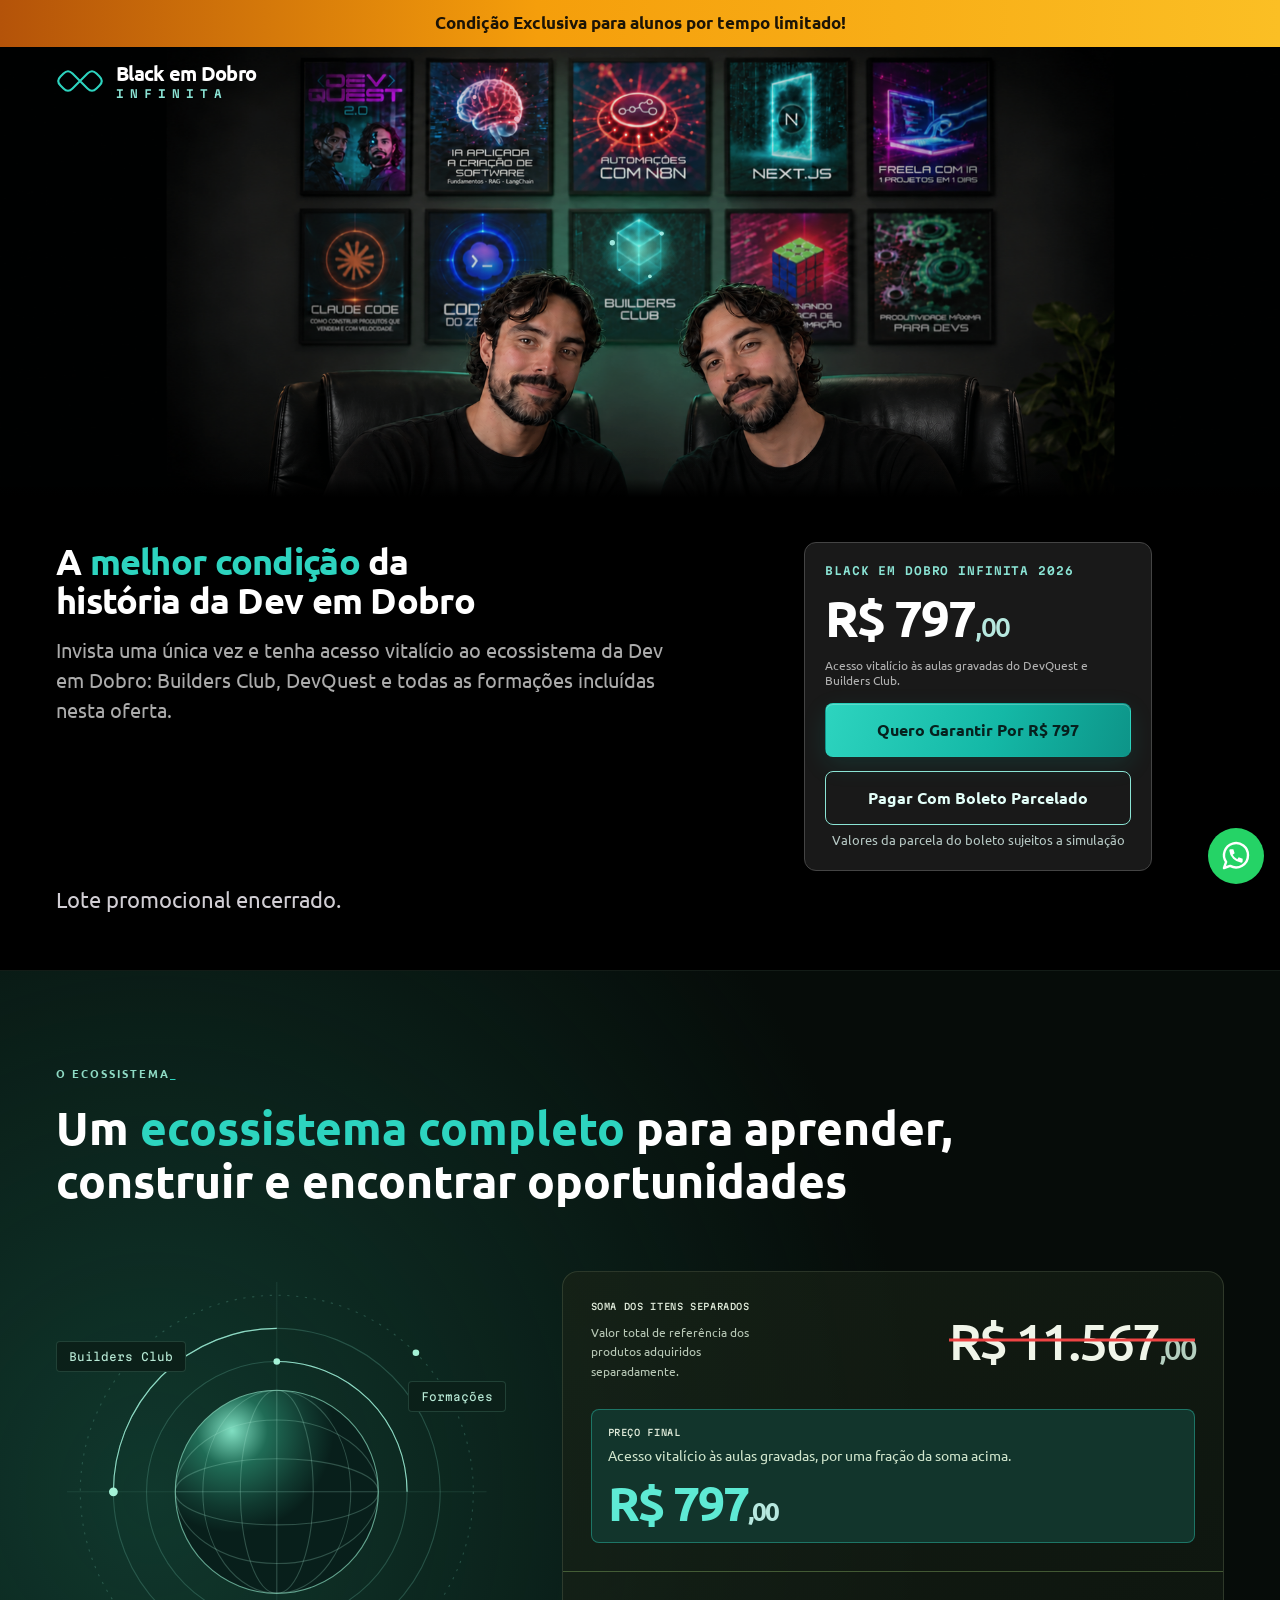
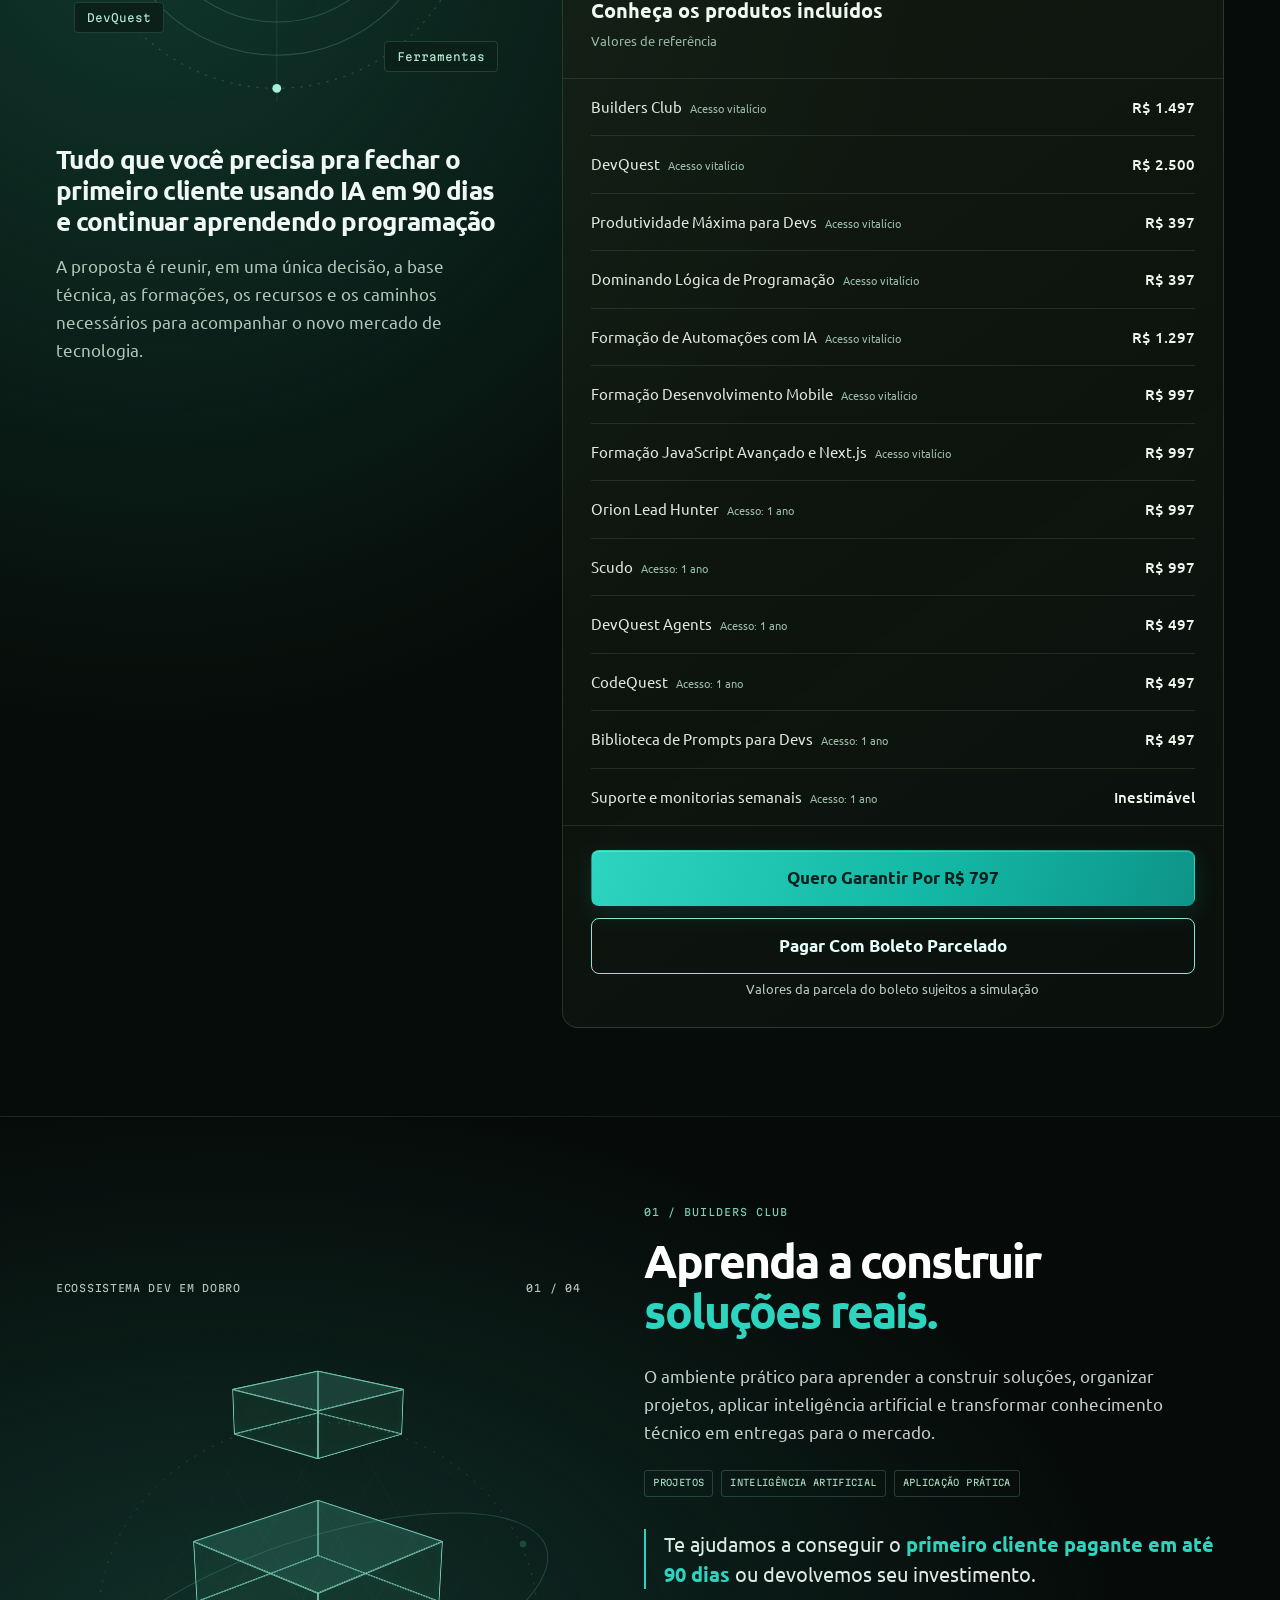
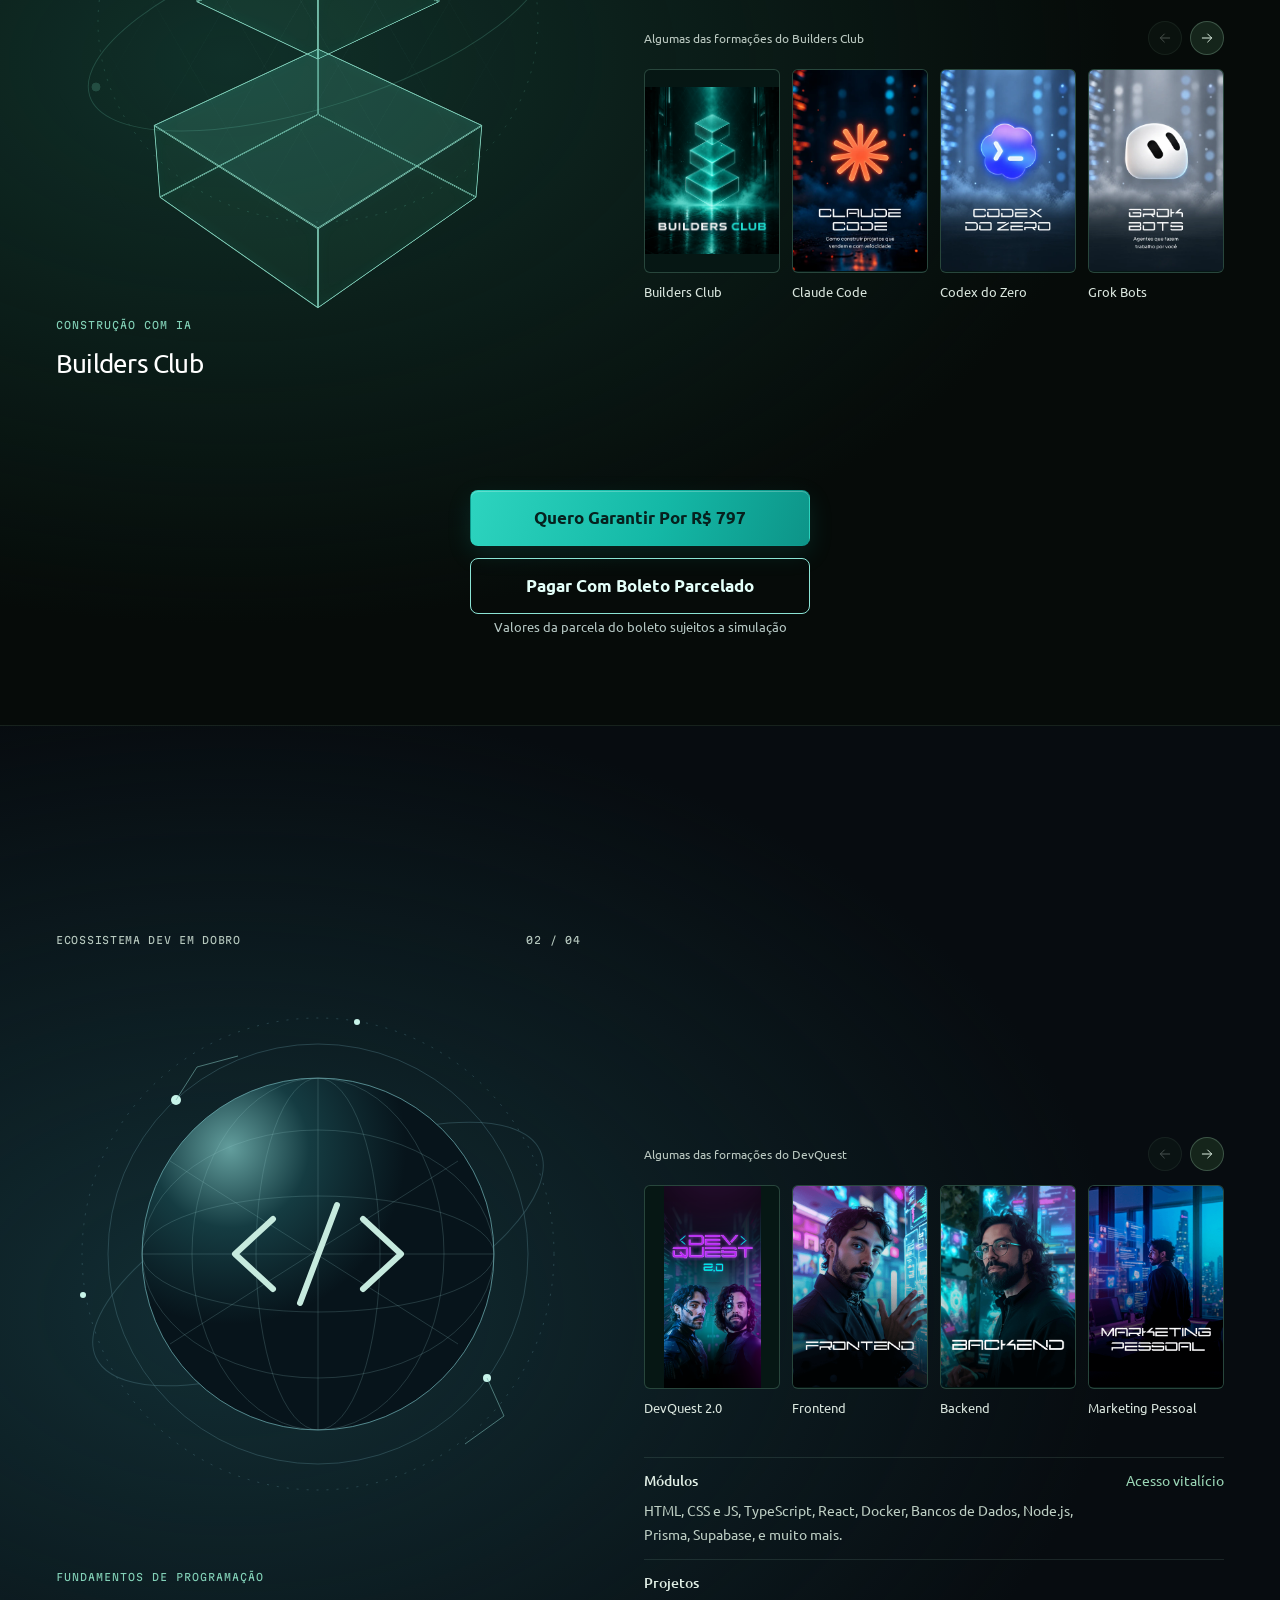
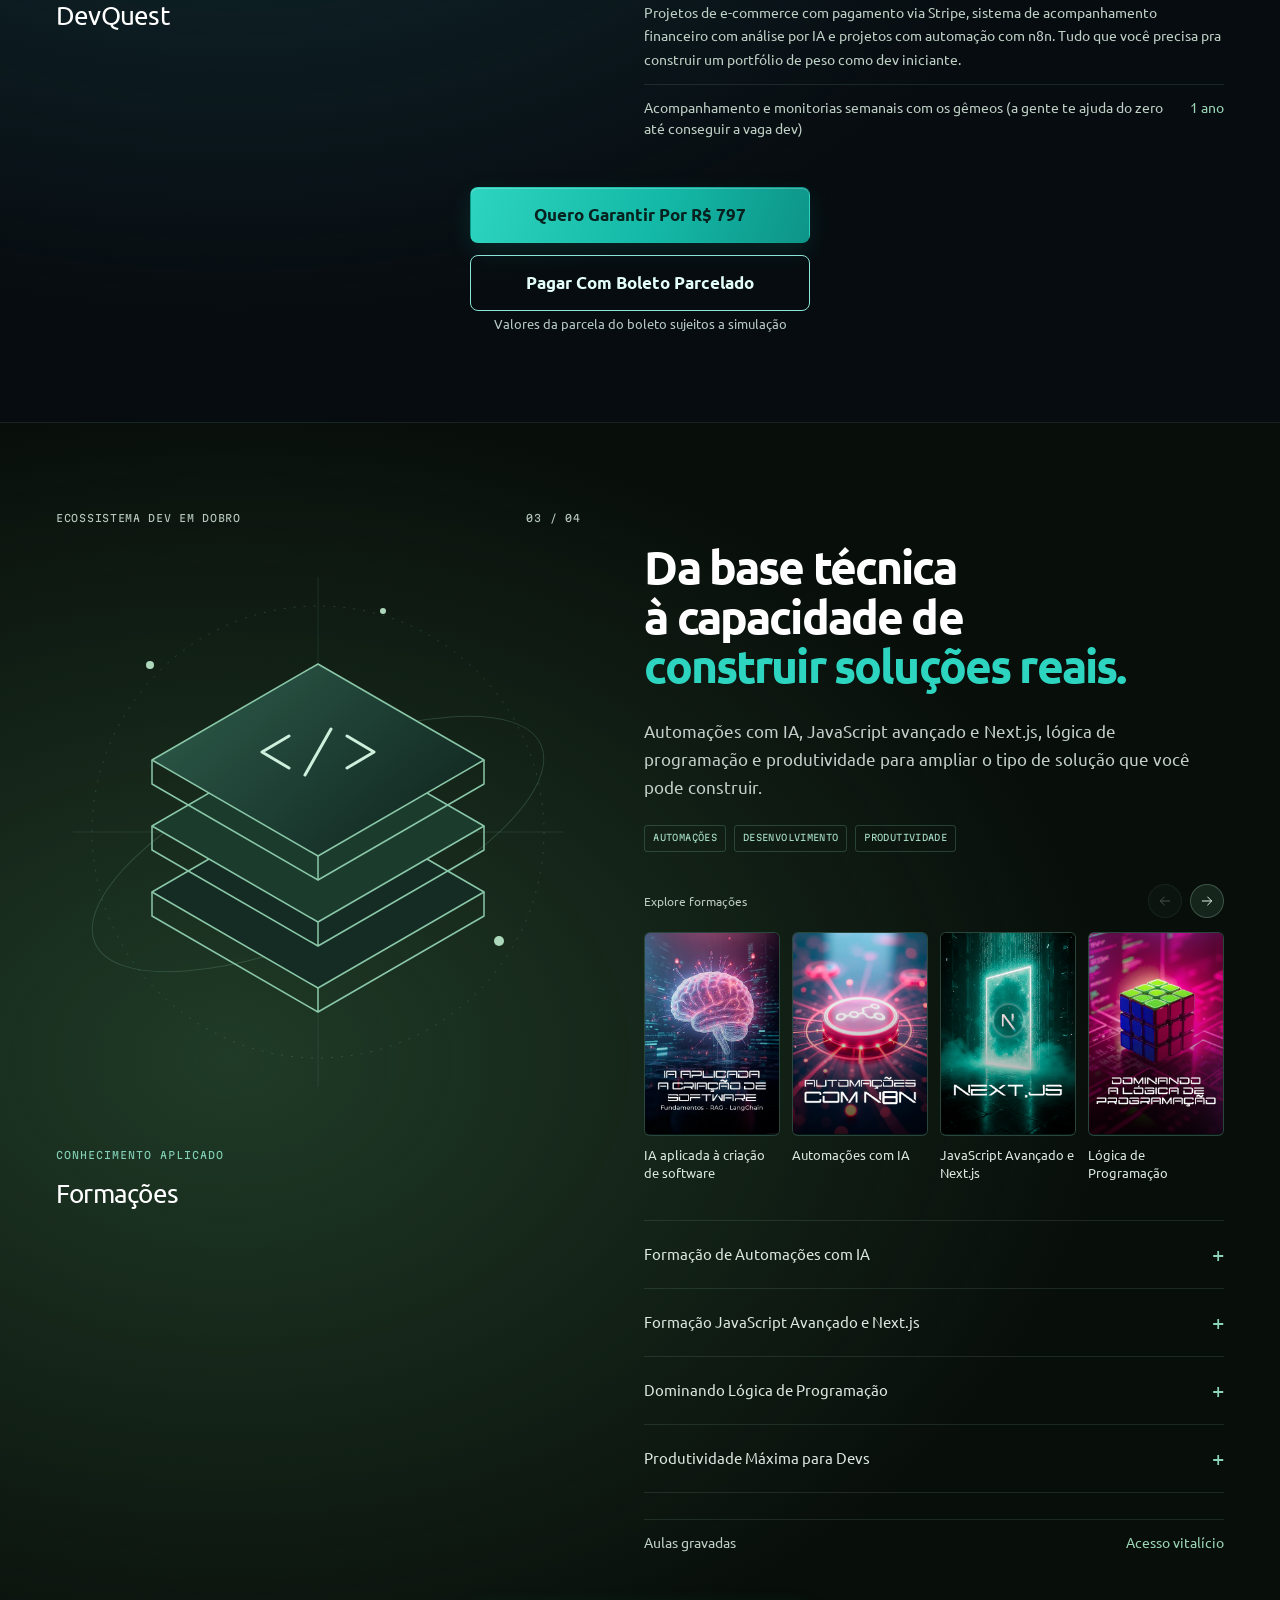
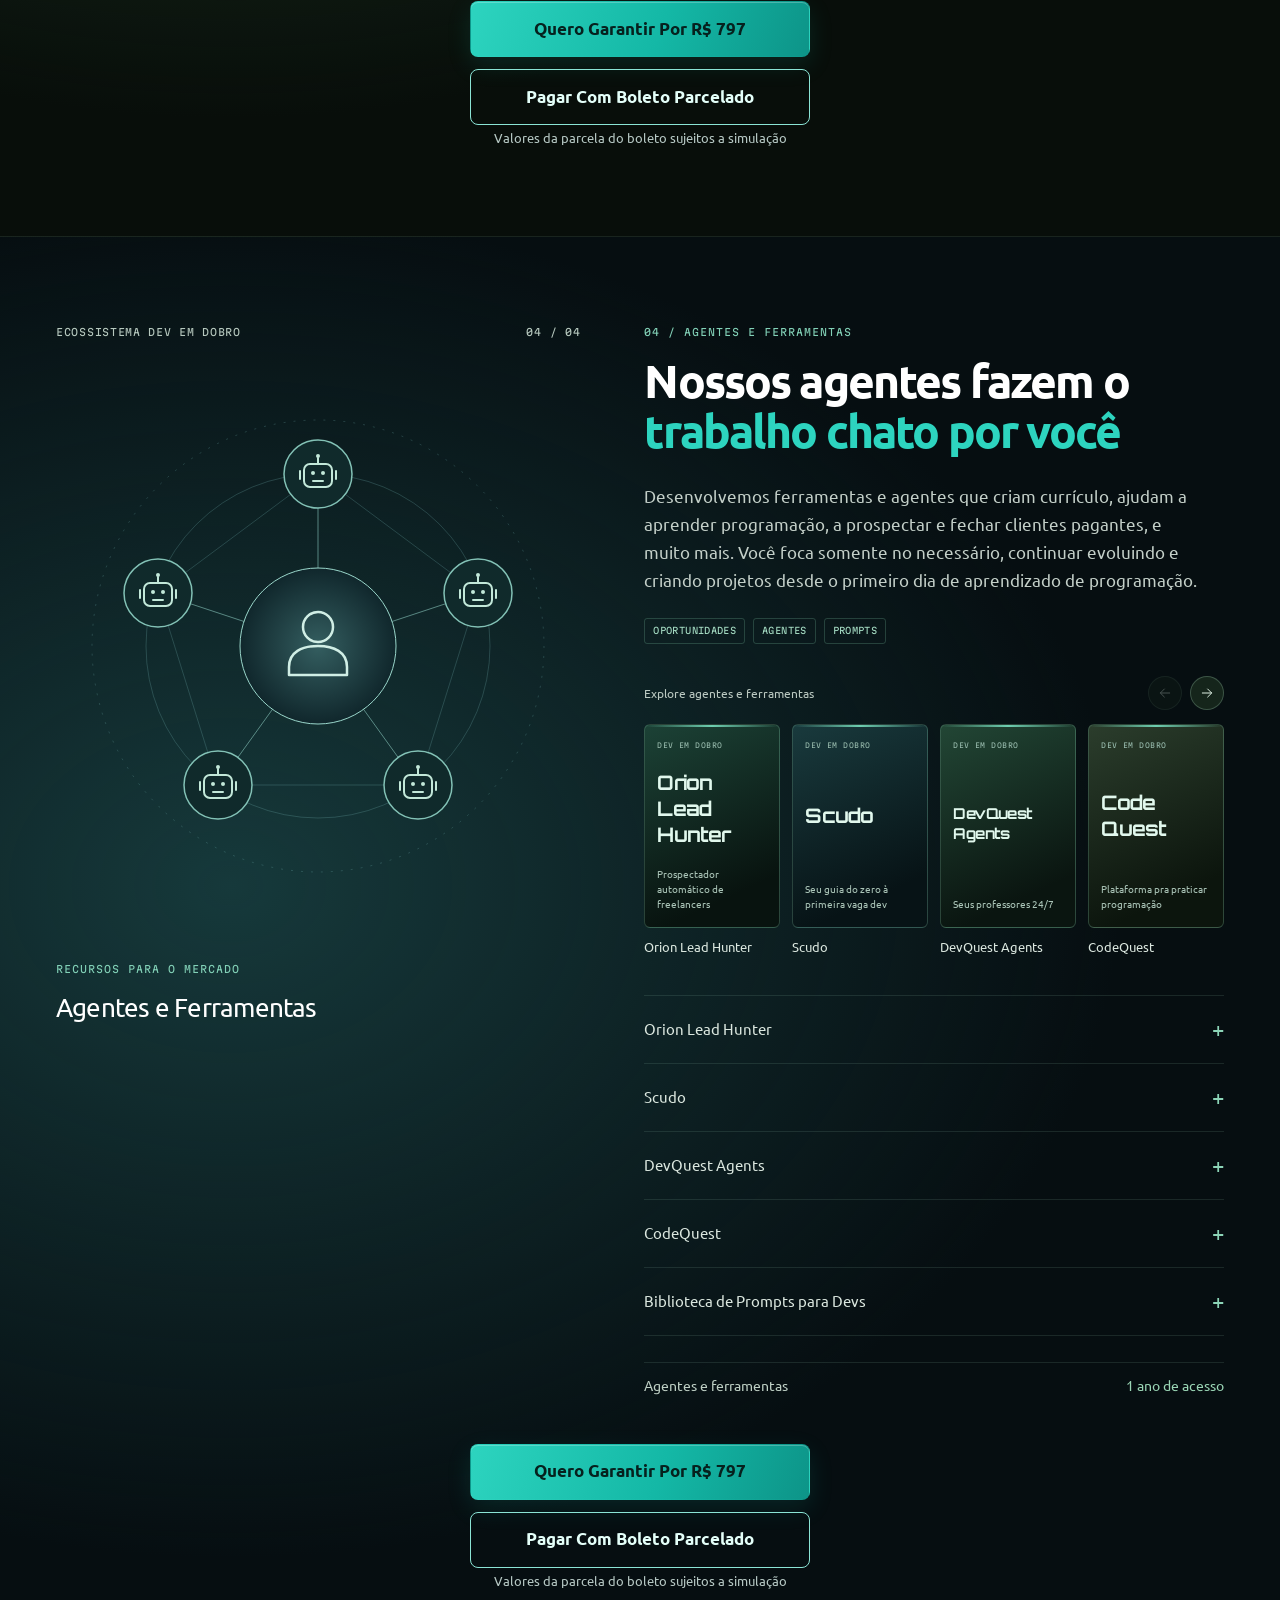
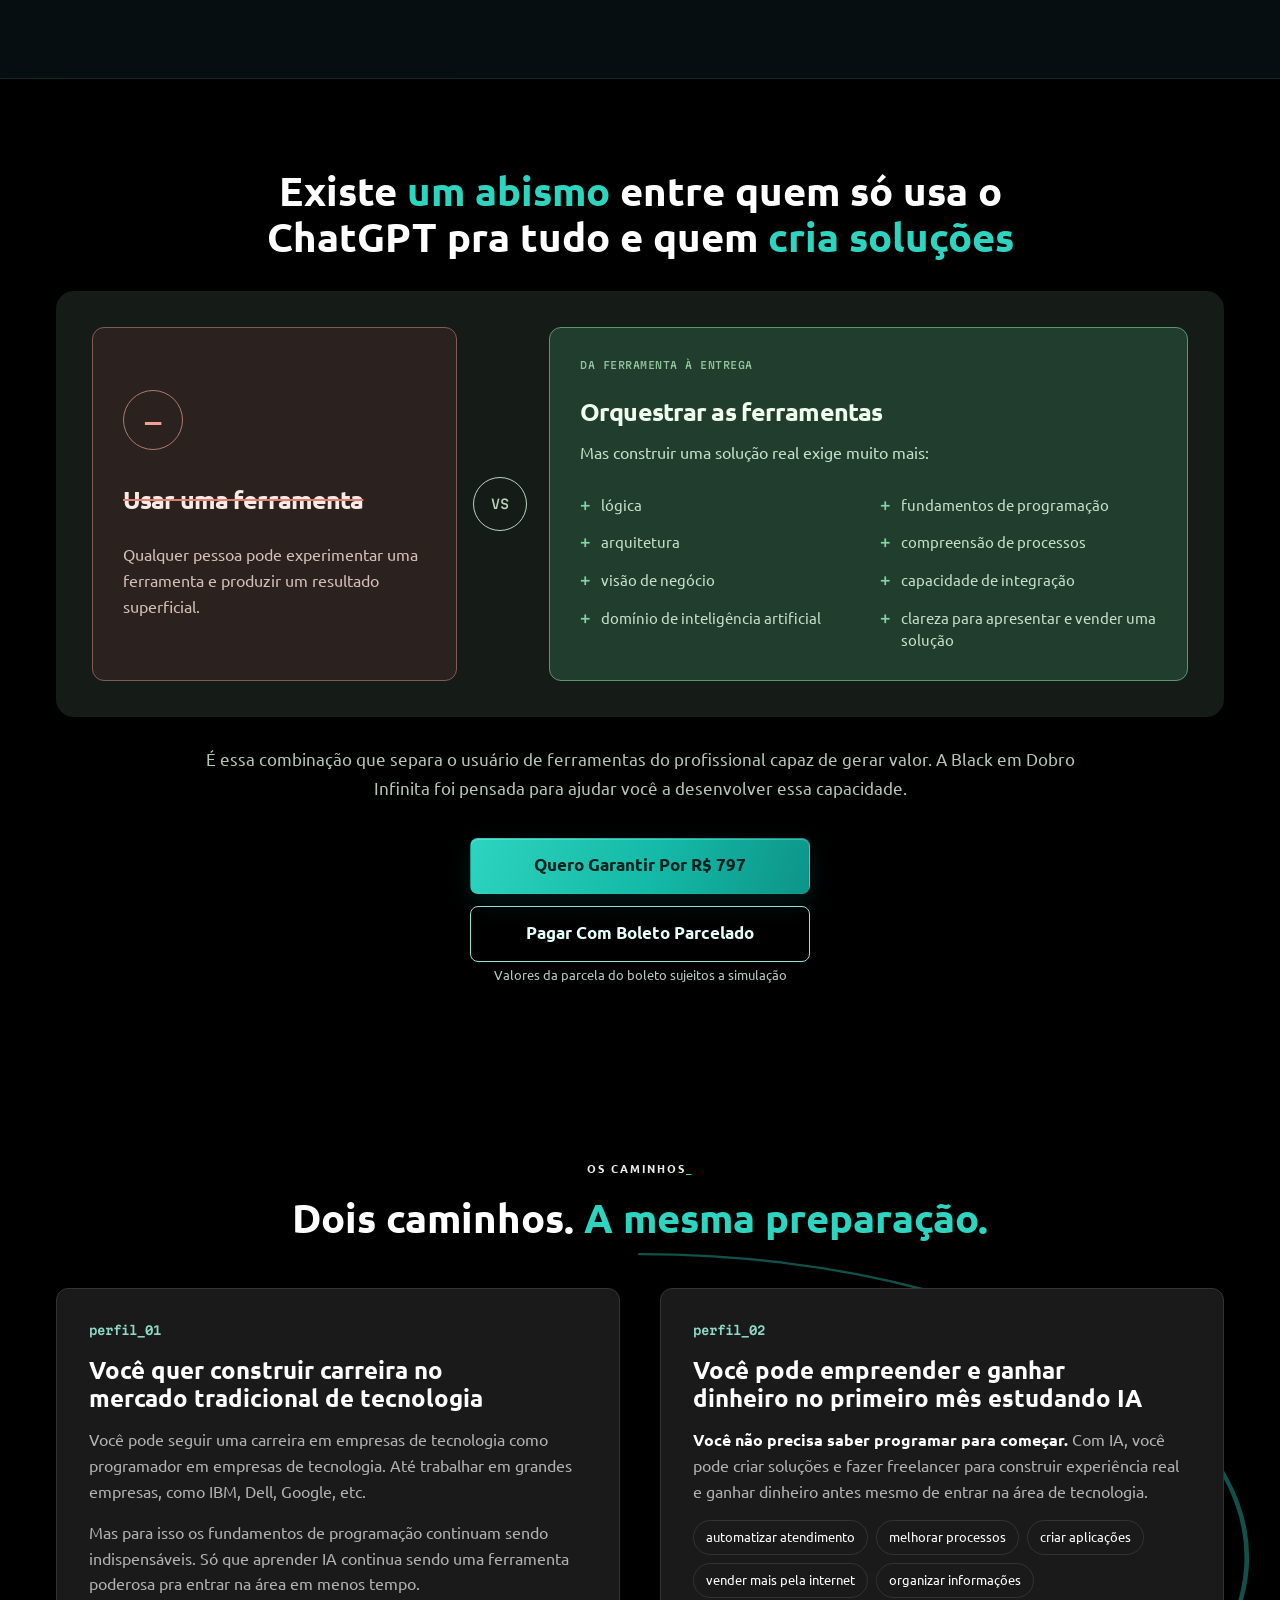
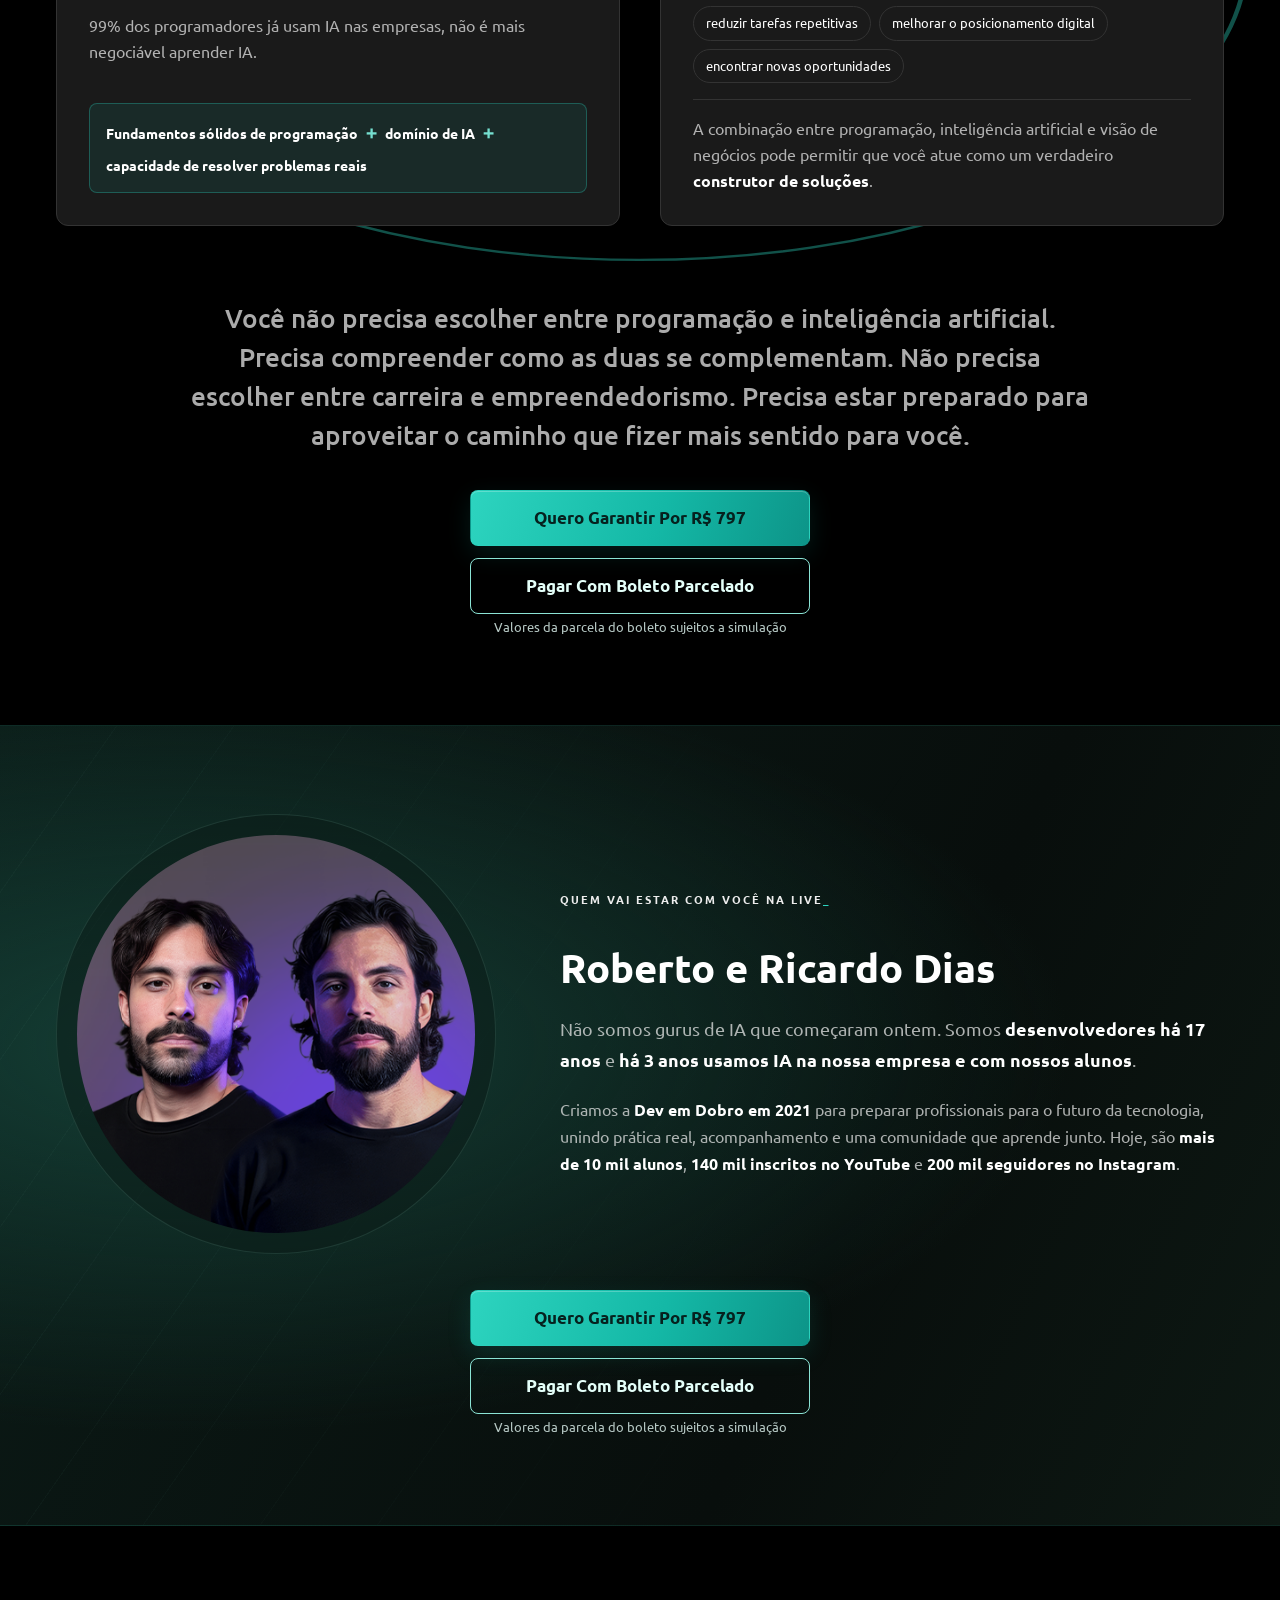
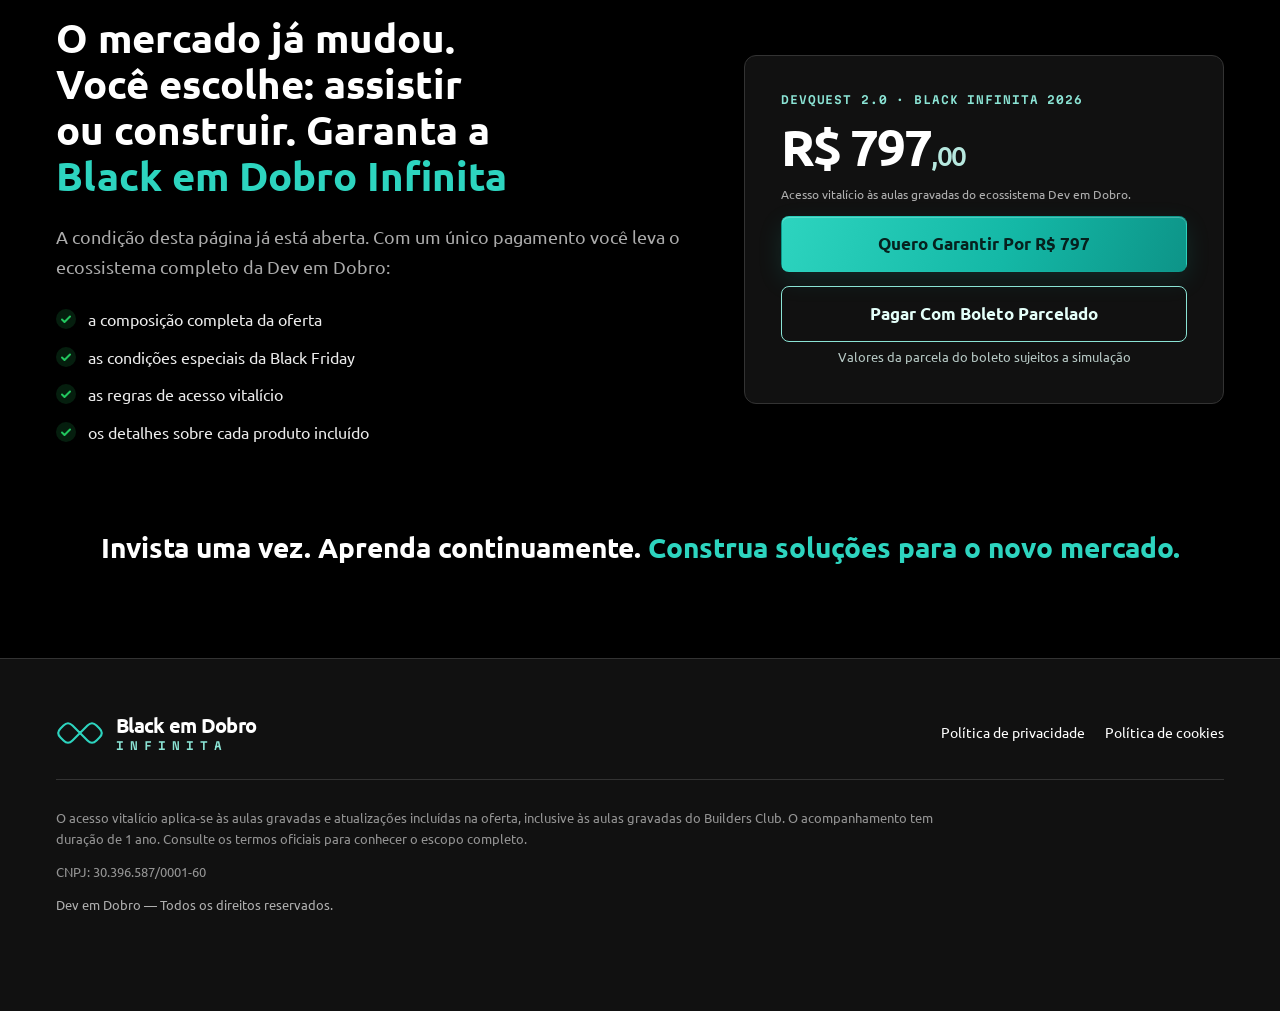
<file: alunos-dq/index.html>
<!doctype html>
<html lang="pt-BR">
<head>
  <!-- Google Tag Manager -->
  <script>(function(w,d,s,l,i){w[l]=w[l]||[];w[l].push({'gtm.start':
  new Date().getTime(),event:'gtm.js'});var f=d.getElementsByTagName(s)[0],
  j=d.createElement(s),dl=l!='dataLayer'?'&l='+l:'';j.async=true;j.src=
  'https://www.googletagmanager.com/gtm.js?id='+i+dl;f.parentNode.insertBefore(j,f);
  })(window,document,'script','dataLayer','GTM-NSPSF6RZ');</script>
  <!-- End Google Tag Manager -->
  <meta charset="utf-8">
  <meta name="viewport" content="width=device-width, initial-scale=1">
  <meta name="theme-color" content="#000000">
  <title>Dev Em Dobro - Black Infinita 2026</title>
  <meta name="description" content="DevQuest 2.0 e Black Infinita 2026 por R$ 797. Acesso vitalício às aulas gravadas do ecossistema Dev em Dobro.">
  <link rel="canonical" href="https://blackinfinita.devemdobro.com/alunos-dq">
  <link rel="preconnect" href="https://fonts.googleapis.com">
  <link rel="preconnect" href="https://fonts.gstatic.com" crossorigin>
  <link rel="stylesheet" href="https://fonts.googleapis.com/css2?family=Martian+Mono:wght@400;600;700&family=Ubuntu:ital,wght@0,400;0,500;0,700;1,400&display=swap">
  <link rel="stylesheet" href="/v2/css/style.css">
  <link rel="stylesheet" href="/v3/css/style.css?v=mobile-faces-high">
  <link rel="stylesheet" href="/v3/css/ecosystem.css?v=8">
  <link rel="stylesheet" href="/v3/css/builders.css?v=10">
  <link rel="stylesheet" href="/css/oferta.css?v=boleto-aviso-2026">
  <link rel="stylesheet" href="/css/lote-atual.css?v=bonus-novembro-2026">
</head>
<body class="v3 oferta">
  <!-- Google Tag Manager (noscript) -->
  <noscript><iframe src="https://www.googletagmanager.com/ns.html?id=GTM-NSPSF6RZ"
  height="0" width="0" style="display:none;visibility:hidden"></iframe></noscript>
  <!-- End Google Tag Manager (noscript) -->
  <a class="skip" href="#conteudo">Pular para o conteúdo</a>
  <p class="offer-ribbon">Condição Exclusiva para alunos por tempo limitado!</p>

  <header class="topbar" data-persistent>
    <div class="container topbar-inner">
      <a class="brand" href="#topo" aria-label="Black em Dobro Infinita — início">
        <span class="brand-mark" aria-hidden="true"><svg viewBox="-2 4 64 32" fill="none"><path d="M30 20L20 10Q14 4 8 10L4 14Q-2 20 4 26L8 30Q14 36 20 30L40 10Q46 4 52 10L56 14Q62 20 56 26L52 30Q46 36 40 30Z" stroke="currentColor" stroke-width="2.8" stroke-linecap="round" stroke-linejoin="round"/></svg></span>
        <span class="brand-wordmark"><span class="brand-title">Black em Dobro</span><span class="brand-edition">Infinita</span></span>
      </a>
    </div>
  </header>

  <main id="conteudo">
    <section class="hero" id="topo">
      <figure class="hero-banner" data-enter="0">
        <img src="/assets/banner-bf-final.png" alt="Capas das formações da Dev em Dobro e os fundadores Roberto e Ricardo Dias" width="1942" height="809">
        <svg class="hero-cover-motion" viewBox="0 0 1942 809" fill="none" aria-hidden="true" data-active="false">
          <defs>
            <pattern id="cover-artwork" patternUnits="userSpaceOnUse" width="1942" height="809"><image href="/assets/banner-bf-final.png" width="1942" height="809"/></pattern>
            <radialGradient id="cover-artwork-fade"><stop offset=".55" stop-color="white"/><stop offset="1" stop-color="black"/></radialGradient>
            <mask id="cover-artwork-mask" maskContentUnits="objectBoundingBox"><rect width="1" height="1" fill="url(#cover-artwork-fade)"/></mask>
            <radialGradient id="cover-cube-glow"><stop stop-color="#74ffe0" stop-opacity=".7"/><stop offset="1" stop-color="#2dd4bf" stop-opacity="0"/></radialGradient>
          </defs>
          <g fill="url(#cover-artwork)">
            <rect class="cover-artwork" x="467" y="29" width="146" height="85" mask="url(#cover-artwork-mask)"/>
            <rect class="cover-artwork" x="677" y="34" width="138" height="116" mask="url(#cover-artwork-mask)"/>
            <rect class="cover-artwork" x="901" y="53" width="138" height="105" mask="url(#cover-artwork-mask)"/>
            <rect class="cover-artwork" x="1150" y="30" width="100" height="147" mask="url(#cover-artwork-mask)"/>
            <rect class="cover-artwork" x="1335" y="49" width="155" height="123" mask="url(#cover-artwork-mask)"/>
            <rect class="cover-artwork cover-artwork--turn" x="485" y="269" width="108" height="108" mask="url(#cover-artwork-mask)"/>
            <rect class="cover-artwork" x="675" y="263" width="120" height="119" mask="url(#cover-artwork-mask)"/>
            <rect class="cover-artwork" x="917" y="249" width="105" height="119" mask="url(#cover-artwork-mask)"/>
            <rect class="cover-artwork" x="1162" y="281" width="96" height="96" mask="url(#cover-artwork-mask)"/>
            <rect class="cover-artwork cover-artwork--turn" x="1387" y="291" width="106" height="106" mask="url(#cover-artwork-mask)"/>
          </g>
          <ellipse class="cover-cube-glow" cx="970" cy="310" rx="58" ry="55" fill="url(#cover-cube-glow)"/>
          <g class="cover-cube-particles" fill="#9cffe8">
            <circle cx="929" cy="297" r="4"/><circle cx="1004" cy="283" r="3.2"/><circle cx="986" cy="348" r="2.8"/><circle cx="940" cy="338" r="2"/>
          </g>
          <g class="cover-brain-particles" fill="#ffb6cc">
            <circle cx="720" cy="76" r="3.2"/><circle cx="784" cy="109" r="4"/><circle cx="776" cy="62" r="2.4"/>
          </g>
        </svg>
      </figure>
      <div class="container hero-split">
        <div class="hero-copy">
          <h1 class="hero-title" data-enter="0">A <span class="hl">melhor condição</span> da história da Dev em Dobro</h1>
          <p class="hero-lead" data-enter="1">Invista uma única vez e tenha acesso vitalício ao ecossistema da Dev em Dobro: Builders Club, DevQuest e todas as formações incluídas nesta oferta.</p>
        </div>
        <div class="card signup-card offer-card hero-form">
          <p class="offer-card-label">Black em Dobro Infinita 2026</p>
          <p class="offer-card-price">R$ 797<span>,00</span></p>
          <p class="hero-form-note">Acesso vitalício às aulas gravadas do DevQuest e Builders Club.</p>
          <a class="btn btn-primary btn-lg btn-block" data-checkout href="https://pay.hub.la/NZKc6aZXwbD4ihw9vvPN">Quero garantir por R$ 797</a>
          <a class="btn btn-secondary btn-boleto btn-lg btn-block" data-checkout data-boleto href="https://pay.tmb.com.br/DevemDobro/ZBS345545R7" target="_blank" rel="noopener noreferrer">Pagar com boleto parcelado</a>
          <p class="boleto-installment-note">Valores da parcela do boleto sujeitos a simulação</p>
        </div>
        <div class="offer-lot" data-offer-period hidden>
          <progress class="offer-lot-progress" max="100" value="100" aria-label="Tempo restante do lote promocional"></progress>
          <p class="offer-lot-status">Lote promocional com vagas limitadas!</p>
          <div class="offer-lot-timer" role="timer" aria-label="Tempo até o encerramento do lote">
            <div class="offer-lot-unit"><span>Dias</span><strong data-offer-days>00</strong></div>
            <div class="offer-lot-unit"><span>Horas</span><strong data-offer-hours>00</strong></div>
            <div class="offer-lot-unit"><span>Minutos</span><strong data-offer-minutes>00</strong></div>
            <div class="offer-lot-unit"><span>Segundos</span><strong data-offer-seconds>00</strong></div>
          </div>
        </div>
      </div>
    </section>

    <section class="v3-section current-lot" id="lote-atual" aria-labelledby="current-lot-title" hidden>
      <div class="container current-lot-inner">
        <div class="current-lot-heading">
          <p class="eyebrow">Bônus da Black Infinita</p>
          <h2 id="current-lot-title">Bônus exclusivos desse lote</h2>
        </div>
        <div class="current-lot-card current-lot-bonuses">
          <article class="current-lot-bonus current-lot-bonus--holo" data-lot-bonus="sites" hidden>
            <p class="current-lot-label">Bônus 1</p>
            <h3>Workshop Construindo Sites de Alto Valor com IA</h3>
            <p class="current-lot-description">Aprenda a construir sites de alto valor com inteligência artificial.<span class="current-lot-workshop-notice"><strong>Participação ao vivo exclusiva para quem se matricular neste lote.</strong> Depois, a aula gravada ficará disponível também para quem já comprou.</span></p>
          </article>
          <article class="current-lot-bonus" data-lot-bonus="freela">
            <p class="current-lot-label">Bônus 1</p>
            <h3>Participação no desafio Meu Primeiro Freela em 45 dias</h3>
            <p class="current-lot-description">Vamos te ajudar a vender e entregar seu primeiro freela em 45 dias para aprender a faturar com IA.</p>
          </article>
          <article class="current-lot-bonus" data-lot-bonus="claude">
            <p class="current-lot-label">Bônus 2</p>
            <h3>Sorteio de três meses de Claude Pro</h3>
            <p class="current-lot-description">Três meses de acesso ao Claude Pro para acelerar seus projetos com IA.</p>
          </article>
          <article class="current-lot-bonus" data-lot-bonus="orion">
            <p class="current-lot-label">Bônus 3</p>
            <h3>Orion Pro. 1 ano incluído.</h3>
            <p class="current-lot-description">Um ano de acesso ao Orion Pro, ferramenta de prospecção automatizada de clientes.</p>
          </article>
          <article class="current-lot-bonus current-lot-bonus--limited" data-lot-bonus="acompanhamento">
            <p class="current-lot-label">Bônus 4</p>
            <h3>Dois anos de acompanhamento, em vez de um.</h3>
            <p class="current-lot-description">Mais um ano nas duas frentes: monitorias e grupo de WhatsApp do DevQuest, comunidade e acompanhamento do Builders Club para vender e entregar projetos.</p>
          </article>
          <article class="current-lot-bonus" data-lot-bonus="entrevistas" hidden>
            <p class="current-lot-label">Bônus 3</p>
            <h3>Workshop Como Ser Aprovado em Qualquer Entrevista Dev</h3>
            <p class="current-lot-description">Workshop com especialista em empregabilidade para se preparar para entrevistas na área dev.<span class="current-lot-workshop-notice"><strong>Participação ao vivo exclusiva para quem se matricular neste lote.</strong> Depois, a aula gravada ficará disponível também para quem já comprou.</span></p>
          </article>
          <article class="current-lot-bonus" data-lot-bonus="claude-mes" hidden>
            <p class="current-lot-label">Bônus 5</p>
            <h3>Sorteio de 1 mês de Claude Pro</h3>
            <p class="current-lot-description">Ao se matricular neste lote, você concorre a um mês de acesso ao Claude Pro para acelerar seus projetos com IA.</p>
          </article>
          <p class="current-lot-period" data-lot-period></p>
        </div>
      </div>
    </section>

    <section class="v3-section ecosystem-section" id="ecossistema" aria-labelledby="ecosystem-title">
      <div class="container">
        <header class="ecosystem-heading" data-enter="0">
          <p class="eyebrow">O ecossistema</p>
          <h2 class="title" id="ecosystem-title">Um <span class="hl">ecossistema completo</span> para aprender, construir e encontrar oportunidades</h2>
        </header>
        <div class="ecosystem-layout">
          <div class="ecosystem-visual" data-enter="0">
            <div class="ecosystem-art" data-universe-motion aria-hidden="true">
              <svg viewBox="0 0 400 400" fill="none">
                <defs>
                  <radialGradient id="ecosystem-sphere" cx=".28" cy=".2"><stop stop-color="#81dfc2"/><stop offset=".35" stop-color="#206c56"/><stop offset=".75" stop-color="#10392f"/><stop offset="1" stop-color="#081f1b"/></radialGradient>
                  <clipPath id="ecosystem-sphere-clip"><circle cx="200" cy="200" r="92"/></clipPath>
                </defs>
                <g stroke="#4f8e7d" stroke-opacity=".4"><circle cx="200" cy="200" r="118"/><circle cx="200" cy="200" r="148"/><circle cx="200" cy="200" r="178" stroke-dasharray="2 6"/><path d="M200 10V390M10 200H390" stroke-opacity=".2"/></g>
                <circle cx="200" cy="200" r="92" fill="url(#ecosystem-sphere)" stroke="#88d7bc" stroke-opacity=".7"/>
                <g class="universe-motion ecosystem-globe" clip-path="url(#ecosystem-sphere-clip)" stroke="#a4e5cf" stroke-opacity=".25"><ellipse cx="200" cy="200" rx="92" ry="30"/><ellipse cx="200" cy="200" rx="92" ry="65"/><ellipse cx="200" cy="200" rx="33" ry="92"/><ellipse cx="200" cy="200" rx="67" ry="92"/><path d="M108 200H292M200 108V292"/></g>
                <g class="universe-motion ecosystem-orbit" stroke="#8edac4"><path d="M200 82A118 118 0 0 1 318 200"/><circle cx="200" cy="82" r="3" fill="#a4f2d6" stroke="none"/></g>
                <g class="universe-motion ecosystem-orbit ecosystem-orbit--reverse" stroke="#8edac4"><path d="M52 200A148 148 0 0 1 200 52"/><circle cx="52" cy="200" r="4" fill="#a4f2d6" stroke="none"/></g>
                <g class="universe-motion ecosystem-satellites" fill="#a4f2d6"><circle cx="200" cy="378" r="4"/><circle cx="326" cy="74" r="3"/></g>
              </svg>
              <span class="ecosystem-node ecosystem-node--builders">Builders Club</span>
              <span class="ecosystem-node ecosystem-node--devquest">DevQuest</span>
              <span class="ecosystem-node ecosystem-node--formations">Formações</span>
              <span class="ecosystem-node ecosystem-node--tools">Ferramentas</span>
            </div>
            <h3>Tudo que você precisa pra fechar o primeiro cliente usando IA em 90 dias e continuar aprendendo programação</h3>
            <p>A proposta é reunir, em uma única decisão, a base técnica, as formações, os recursos e os caminhos necessários para acompanhar o novo mercado de tecnologia.</p>
          </div>
          <div class="ecosystem-inventory">
            <div class="ecosystem-total" data-enter="1">
              <div class="ecosystem-total-summary">
                <div><p class="ecosystem-total-label">Soma dos itens separados</p><p>Valor total de referência dos produtos adquiridos separadamente.</p></div>
                <p class="ecosystem-total-value">R$ 11.567<span>,00</span></p>
              </div>
              <div class="ecosystem-final">
                <div class="ecosystem-final-copy">
                  <p class="ecosystem-total-label">Preço final</p>
                  <p>Acesso vitalício às aulas gravadas, por uma fração da soma acima.</p>
                </div>
                <p class="ecosystem-final-value">R$ 797<span>,00</span></p>
              </div>
            </div>
            <div class="ecosystem-list-heading" data-enter="0"><h3>Conheça os produtos incluídos</h3><p>Valores de referência</p></div>
            <dl class="ecosystem-products">
              <div data-enter="0"><dt>Builders Club<small>Acesso vitalício</small></dt><dd>R$ 1.497</dd></div>
              <div data-enter="0"><dt>DevQuest<small>Acesso vitalício</small></dt><dd>R$ 2.500</dd></div>
              <div data-enter="0"><dt>Produtividade Máxima para Devs<small>Acesso vitalício</small></dt><dd>R$ 397</dd></div>
              <div data-enter="0"><dt>Dominando Lógica de Programação<small>Acesso vitalício</small></dt><dd>R$ 397</dd></div>
              <div data-enter="0"><dt>Formação de Automações com IA<small>Acesso vitalício</small></dt><dd>R$ 1.297</dd></div>
              <div data-enter="0"><dt>Formação Desenvolvimento Mobile<small>Acesso vitalício</small></dt><dd>R$ 997</dd></div>
              <div data-enter="0"><dt>Formação JavaScript Avançado e Next.js<small>Acesso vitalício</small></dt><dd>R$ 997</dd></div>
              <div data-enter="0"><dt>Orion Lead Hunter<small>Acesso: 1 ano</small></dt><dd>R$ 997</dd></div>
              <div data-enter="0"><dt>Scudo<small>Acesso: 1 ano</small></dt><dd>R$ 997</dd></div>
              <div data-enter="0"><dt>DevQuest Agents<small>Acesso: 1 ano</small></dt><dd>R$ 497</dd></div>
              <div data-enter="0"><dt>CodeQuest<small>Acesso: 1 ano</small></dt><dd>R$ 497</dd></div>
              <div data-enter="0"><dt>Biblioteca de Prompts para Devs<small>Acesso: 1 ano</small></dt><dd>R$ 497</dd></div>
              <div data-enter="0"><dt>Suporte e monitorias semanais<small>Acesso: 1 ano</small></dt><dd>Inestimável</dd></div>
            </dl>
            <div class="ecosystem-action" data-enter="1">
              <a class="btn btn-primary btn-lg btn-block" data-checkout href="https://pay.hub.la/NZKc6aZXwbD4ihw9vvPN">Quero garantir por R$ 797</a>
              <a class="btn btn-secondary btn-boleto btn-lg btn-block" data-checkout data-boleto href="https://pay.tmb.com.br/DevemDobro/ZBS345545R7" target="_blank" rel="noopener noreferrer">Pagar com boleto parcelado</a>
              <p class="boleto-installment-note">Valores da parcela do boleto sujeitos a simulação</p>
            </div>
          </div>
        </div>
      </div>
    </section>

    <section class="v3-section builders-universe" id="builders-club" aria-labelledby="builders-title">
      <div class="container builders-universe-grid">
        <div class="builders-universe-visual" data-enter="0">
          <div class="builders-universe-meta"><span>Ecossistema Dev em Dobro</span><span>01 / 04</span></div>
          <div class="builders-art" data-universe-motion aria-hidden="true">
            <svg class="builders-universe-orbits" viewBox="0 0 520 560" fill="none"><ellipse cx="260" cy="300" rx="240" ry="84" transform="rotate(-18 260 300)"/><ellipse cx="260" cy="300" rx="220" ry="200" stroke-dasharray="2 8"/><circle cx="38" cy="365" r="4" fill="currentColor"/><circle cx="465" cy="222" r="3" fill="currentColor"/></svg>
            <div class="builders-cube builders-cube--small"><span class="cube-front"></span><span class="cube-back"></span><span class="cube-left"></span><span class="cube-right"></span><span class="cube-top"></span><span class="cube-bottom"></span></div>
            <div class="builders-cube builders-cube--middle"><span class="cube-front"></span><span class="cube-back"></span><span class="cube-left"></span><span class="cube-right"></span><span class="cube-top"></span><span class="cube-bottom"></span></div>
            <div class="builders-cube builders-cube--base"><span class="cube-front"></span><span class="cube-back"></span><span class="cube-left"></span><span class="cube-right"></span><span class="cube-top"></span><span class="cube-bottom"></span></div>
          </div>
          <div class="builders-universe-caption"><p>Construção com IA</p><h3>Builders Club</h3></div>
        </div>
        <div class="builders-universe-copy">
          <p class="builders-universe-kicker" data-enter="0">01 / Builders Club</p>
          <h2 id="builders-title" data-enter="0">Aprenda a construir <span class="hl">soluções reais.</span></h2>
          <p class="builders-universe-description" data-enter="1">O ambiente prático para aprender a construir soluções, organizar projetos, aplicar inteligência artificial e transformar conhecimento técnico em entregas para o mercado.</p>
          <ul class="builders-universe-tags" aria-label="Focos do Builders Club" data-enter="2"><li>Projetos</li><li>Inteligência artificial</li><li>Aplicação prática</li></ul>
          <p class="builders-promise" data-enter="1">Te ajudamos a conseguir o <strong>primeiro cliente pagante em até 90 dias</strong> ou devolvemos seu investimento.</p>
          <div class="builders-gallery" data-course-gallery data-enter="1">
            <div class="builders-gallery-header">
              <p>Algumas das formações do Builders Club</p>
              <div class="builders-gallery-controls">
                <button type="button" data-gallery-prev aria-label="Capa anterior" aria-controls="builders-covers" disabled><svg viewBox="0 0 24 24" fill="none" aria-hidden="true"><path d="M19 12H5M11 6L5 12L11 18"/></svg></button>
                <button type="button" data-gallery-next aria-label="Próxima capa" aria-controls="builders-covers"><svg viewBox="0 0 24 24" fill="none" aria-hidden="true"><path d="M5 12H19M13 6L19 12L13 18"/></svg></button>
              </div>
            </div>
            <div class="builders-covers" id="builders-covers" role="region" aria-label="Capas dos cursos do Builders Club" tabindex="0">
              <figure class="builders-course"><div class="builders-course-image"><img src="/v3/assets/builders-club.png" alt="Capa do Builders Club" width="1122" height="1402" loading="lazy" decoding="async"></div><figcaption>Builders Club</figcaption></figure>
              <figure class="builders-course"><div class="builders-course-image"><img src="/v3/assets/claude-code-pechan.webp" alt="Capa do curso Claude Code" width="400" height="600" loading="lazy" decoding="async"></div><figcaption>Claude Code</figcaption></figure>
              <figure class="builders-course"><div class="builders-course-image"><img src="/v3/assets/codex-do-zero-pechan-azul.webp" alt="Capa do curso Codex do Zero" width="400" height="600" loading="lazy" decoding="async"></div><figcaption>Codex do Zero</figcaption></figure>
              <figure class="builders-course"><div class="builders-course-image"><img src="/v3/assets/grok-bots-pechan-cinza-v2.webp" alt="Capa do curso Grok Bots — Agentes que fazem trabalho por você" width="400" height="600" loading="lazy" decoding="async"></div><figcaption>Grok Bots</figcaption></figure>
              <figure class="builders-course" aria-label="E muito mais"><div class="builders-course-image builders-course-placeholder"><span aria-hidden="true">+</span><p>E muito mais...</p></div></figure>
            </div>
          </div>
          <dl class="builders-universe-access" data-enter="2"><div><dt>Aulas gravadas</dt><dd>Acesso vitalício</dd></div><div><dt>Acompanhamento e monitorias semanais com os gêmeos (a gente te ajuda a fechar e entregar os projetos)</dt><dd>1 ano</dd></div></dl>
        </div>
      </div>
      <div class="container offer-cta offer-cta--center">
        <a class="btn btn-primary btn-lg" data-checkout href="https://pay.hub.la/NZKc6aZXwbD4ihw9vvPN">Quero garantir por R$ 797</a>
        <a class="btn btn-secondary btn-boleto btn-lg" data-checkout data-boleto href="https://pay.tmb.com.br/DevemDobro/ZBS345545R7" target="_blank" rel="noopener noreferrer">Pagar com boleto parcelado</a>
        <p class="boleto-installment-note">Valores da parcela do boleto sujeitos a simulação</p>
      </div>
    </section>

    <section class="v3-section builders-universe devquest-universe" id="devquest" aria-labelledby="devquest-title">
      <div class="container builders-universe-grid">
        <div class="builders-universe-visual" data-enter="0">
          <div class="builders-universe-meta"><span>Ecossistema Dev em Dobro</span><span>02 / 04</span></div>
          <div class="devquest-art" data-universe-motion aria-hidden="true">
            <svg viewBox="0 0 520 560" fill="none">
              <defs><radialGradient id="devquest-sphere" cx=".25" cy=".2"><stop stop-color="#639e9d"/><stop offset=".45" stop-color="#153c42"/><stop offset="1" stop-color="#07141b"/></radialGradient><clipPath id="devquest-globe-clip"><circle cx="260" cy="280" r="176"/></clipPath></defs>
              <g class="universe-motion universe-orbit" stroke="#527e88" stroke-opacity=".4"><circle cx="260" cy="280" r="210"/><circle cx="260" cy="280" r="236" stroke-dasharray="2 8"/><ellipse cx="260" cy="280" rx="245" ry="90" transform="rotate(-25 260 280)"/></g>
              <circle cx="260" cy="280" r="176" fill="url(#devquest-sphere)" stroke="#73b6b9" stroke-opacity=".7"/>
              <g class="universe-motion devquest-grid" clip-path="url(#devquest-globe-clip)" stroke="#95cdcd" stroke-opacity=".2"><ellipse cx="260" cy="280" rx="176" ry="58"/><ellipse cx="260" cy="280" rx="176" ry="124"/><ellipse cx="260" cy="280" rx="62" ry="176"/><ellipse cx="260" cy="280" rx="126" ry="176"/><path d="M84 280H436M260 104V456M112 187L400 370M112 370L400 187"/></g>
              <g stroke="#c6eade" stroke-width="6" stroke-linecap="round" stroke-linejoin="round"><path d="M215 245L177 280L215 315M305 245L343 280L305 315M279 231L242 329"/></g>
              <g class="universe-motion devquest-satellites" fill="#c7f4e9">
                <circle cx="118" cy="126" r="5"/><circle cx="429" cy="404" r="4"/><circle cx="25" cy="321" r="3"/><circle cx="299" cy="48" r="3"/>
                <path d="M118 126L139 93L180 82M429 404L446 442L407 470" fill="none" stroke="#77b3ae" stroke-opacity=".6"/>
              </g>
            </svg>
          </div>
          <div class="builders-universe-caption"><p>Fundamentos de programação</p><h3>DevQuest</h3></div>
        </div>
        <div class="builders-universe-copy">
          <p class="builders-universe-kicker" data-enter="0">02 / DevQuest</p>
          <h2 id="devquest-title" data-enter="0">Entenda a lógica. <span class="hl">Domine a programação.</span></h2>
          <p class="builders-universe-description" data-enter="1">Primeira formação de programação guiada por IA do Brasil. A base de programação, lógica e desenvolvimento necessária para compreender o que está por trás das ferramentas e construir com mais segurança.</p>
          <ul class="builders-universe-tags" aria-label="Focos do DevQuest" data-enter="2"><li>Programação</li><li>Lógica</li><li>Desenvolvimento</li></ul>
          <div class="builders-gallery" data-course-gallery data-enter="1">
            <div class="builders-gallery-header">
              <p>Algumas das formações do DevQuest</p>
              <div class="builders-gallery-controls">
                <button type="button" data-gallery-prev aria-label="Capa anterior" aria-controls="devquest-covers" disabled><svg viewBox="0 0 24 24" fill="none" aria-hidden="true"><path d="M19 12H5M11 6L5 12L11 18"/></svg></button>
                <button type="button" data-gallery-next aria-label="Próxima capa" aria-controls="devquest-covers"><svg viewBox="0 0 24 24" fill="none" aria-hidden="true"><path d="M5 12H19M13 6L19 12L13 18"/></svg></button>
              </div>
            </div>
            <div class="builders-covers" id="devquest-covers" role="region" aria-label="Capas da formação DevQuest" tabindex="0">
              <figure class="builders-course"><div class="builders-course-image"><img src="/v3/assets/devquest.png" alt="Capa da formação DevQuest 2.0" width="1288" height="2688" loading="lazy" decoding="async"></div><figcaption>DevQuest 2.0</figcaption></figure>
              <figure class="builders-course"><div class="builders-course-image"><img src="/v3/assets/devquest-frontend.png" alt="Capa do módulo Frontend" width="400" height="600" loading="lazy" decoding="async"></div><figcaption>Frontend</figcaption></figure>
              <figure class="builders-course"><div class="builders-course-image"><img src="/v3/assets/devquest-backend.png" alt="Capa do módulo Backend" width="400" height="600" loading="lazy" decoding="async"></div><figcaption>Backend</figcaption></figure>
              <figure class="builders-course"><div class="builders-course-image"><img src="/v3/assets/devquest-marketing-pessoal.png" alt="Capa do módulo Marketing Pessoal" width="400" height="600" loading="lazy" decoding="async"></div><figcaption>Marketing Pessoal</figcaption></figure>
              <figure class="builders-course"><div class="builders-course-image"><img src="/v3/assets/next-js.png" alt="Capa da formação Next.js" width="400" height="600" loading="lazy" decoding="async"></div><figcaption>Next.js</figcaption></figure>
              <figure class="builders-course"><div class="builders-course-image"><img src="/v3/assets/devquest-ia-para-devs.png" alt="Capa do módulo IA para Devs" width="400" height="600" loading="lazy" decoding="async"></div><figcaption>IA para Devs</figcaption></figure>
              <figure class="builders-course"><div class="builders-course-image"><img src="/v3/assets/devquest-syntax-wear.png" alt="Capa do projeto Syntax Wear — E-commerce feito em React.js e TypeScript" width="400" height="600" loading="lazy" decoding="async"></div><figcaption>Syntax Wear</figcaption></figure>
              <figure class="builders-course"><div class="builders-course-image"><img src="/v3/assets/devquest-fintrack-ai.webp" alt="Capa do projeto FinTrack AI" width="400" height="600" loading="lazy" decoding="async"></div><figcaption>FinTrack AI</figcaption></figure>
              <figure class="builders-course" aria-label="E muito mais"><div class="builders-course-image builders-course-placeholder"><span aria-hidden="true">+</span><p>E muito mais...</p></div></figure>
            </div>
          </div>
          <dl class="builders-universe-access" data-enter="2"><div class="devquest-modules"><dt><strong>Módulos</strong><span>HTML, CSS e JS, TypeScript, React, Docker, Bancos de Dados, Node.js, Prisma, Supabase, e muito mais.</span></dt><dd>Acesso vitalício</dd></div><div class="devquest-projects"><dt>Projetos</dt><dd>Projetos de e-commerce com pagamento via Stripe, sistema de acompanhamento financeiro com análise por IA e projetos com automação com n8n. Tudo que você precisa pra construir um portfólio de peso como dev iniciante.</dd></div><div><dt>Acompanhamento e monitorias semanais com os gêmeos (a gente te ajuda do zero até conseguir a vaga dev)</dt><dd>1 ano</dd></div></dl>
        </div>
      </div>
      <div class="container offer-cta offer-cta--center">
        <a class="btn btn-primary btn-lg" data-checkout href="https://pay.hub.la/NZKc6aZXwbD4ihw9vvPN">Quero garantir por R$ 797</a>
        <a class="btn btn-secondary btn-boleto btn-lg" data-checkout data-boleto href="https://pay.tmb.com.br/DevemDobro/ZBS345545R7" target="_blank" rel="noopener noreferrer">Pagar com boleto parcelado</a>
        <p class="boleto-installment-note">Valores da parcela do boleto sujeitos a simulação</p>
      </div>
    </section>

    <section class="v3-section builders-universe formations-universe" id="formacoes" aria-labelledby="formacoes-title">
      <div class="container builders-universe-grid">
        <div class="builders-universe-visual" data-enter="0">
          <div class="builders-universe-meta"><span>Ecossistema Dev em Dobro</span><span>03 / 04</span></div>
          <div class="devquest-art" data-universe-motion aria-hidden="true">
            <svg viewBox="0 0 520 560" fill="none">
              <defs><linearGradient id="formations-panel" x1="130" y1="140" x2="370" y2="400" gradientUnits="userSpaceOnUse"><stop stop-color="#2b5747"/><stop offset="1" stop-color="#0a1b16"/></linearGradient></defs>
              <g stroke="#75ad94" stroke-opacity=".25"><circle cx="260" cy="280" r="226" stroke-dasharray="2 8"/><ellipse cx="260" cy="292" rx="244" ry="88" transform="rotate(-24 260 292)"/><path d="M260 25V535M15 280H505" stroke-opacity=".15"/></g>
              <g stroke="#8ac7a8" stroke-width="1.5" stroke-linejoin="round">
                <g class="universe-motion formation-layer formation-layer--base"><path d="M94 340L260 244L426 340L260 436Z" fill="#142c23"/><path d="M94 340V364L260 460L426 364V340M260 436V460"/></g>
                <g class="universe-motion formation-layer formation-layer--middle"><path d="M94 274L260 178L426 274L260 370Z" fill="#1b3b2d"/><path d="M94 274V298L260 394L426 298V274M260 370V394"/></g>
                <g class="universe-motion formation-layer">
                  <path d="M94 208L260 112L426 208L260 304Z" fill="url(#formations-panel)"/><path d="M94 208V232L260 328L426 232V208M260 304V328"/>
                  <g stroke="#ceefdc" stroke-width="3" stroke-linecap="round" stroke-linejoin="round"><path d="M231 184L204 200L231 216M289 184L316 200L289 216M273 177L247 223"/></g>
                </g>
              </g>
              <g fill="#add8bc"><circle cx="92" cy="113" r="4"/><circle cx="441" cy="389" r="5"/><circle cx="325" cy="59" r="3"/></g>
            </svg>
          </div>
          <div class="builders-universe-caption"><p>Conhecimento aplicado</p><h3>Formações</h3></div>
        </div>
        <div class="builders-universe-copy">
          <p class="builders-universe-kicker" data-enter="0">03 / Formações</p>
          <h2 id="formacoes-title" data-enter="0">Da base técnica à capacidade de <span class="hl">construir soluções reais.</span></h2>
          <p class="builders-universe-description" data-enter="1">Automações com IA, JavaScript avançado e Next.js, lógica de programação e produtividade para ampliar o tipo de solução que você pode construir.</p>
          <ul class="builders-universe-tags" aria-label="Focos de Formações" data-enter="2"><li>Automações</li><li>Desenvolvimento</li><li>Produtividade</li></ul>
          <div class="builders-gallery" data-course-gallery data-enter="1">
            <div class="builders-gallery-header">
              <p>Explore formações</p>
              <div class="builders-gallery-controls">
                <button type="button" data-gallery-prev aria-label="Capa anterior" aria-controls="formacoes-covers" disabled><svg viewBox="0 0 24 24" fill="none" aria-hidden="true"><path d="M19 12H5M11 6L5 12L11 18"/></svg></button>
                <button type="button" data-gallery-next aria-label="Próxima capa" aria-controls="formacoes-covers"><svg viewBox="0 0 24 24" fill="none" aria-hidden="true"><path d="M5 12H19M13 6L19 12L13 18"/></svg></button>
              </div>
            </div>
            <div class="builders-covers" id="formacoes-covers" role="region" aria-label="Explore formações" tabindex="0">
              <figure class="builders-course"><div class="builders-course-image"><img src="/v3/assets/ia-aplicada-software.webp" alt="Capa de IA aplicada à criação de software — Fundamentos, RAG e LangChain" width="400" height="600" loading="lazy" decoding="async"></div><figcaption>IA aplicada à criação de software</figcaption></figure>
              <figure class="builders-course"><div class="builders-course-image"><img src="/v3/assets/automacoes-n8n.png" alt="Capa de Formação de Automações com IA" width="400" height="600" loading="lazy" decoding="async"></div><figcaption>Automações com IA</figcaption></figure>
              <figure class="builders-course"><div class="builders-course-image"><img src="/v3/assets/next-js.png" alt="Capa de Next.js na formação JavaScript Avançado e Next.js" width="400" height="600" loading="lazy" decoding="async"></div><figcaption>JavaScript Avançado e Next.js</figcaption></figure>
              <figure class="builders-course"><div class="builders-course-image"><img src="/v3/assets/logica-programacao.png" alt="Capa de Dominando Lógica de Programação" width="400" height="600" loading="lazy" decoding="async"></div><figcaption>Lógica de Programação</figcaption></figure>
              <figure class="builders-course"><div class="builders-course-image"><img src="/v3/assets/produtividade-devs.png" alt="Capa de Produtividade Máxima para Devs" width="400" height="600" loading="lazy" decoding="async"></div><figcaption>Produtividade para Devs</figcaption></figure>
              <figure class="builders-course" aria-label="E muito mais"><div class="builders-course-image builders-course-placeholder"><span aria-hidden="true">+</span><p>E muito mais...</p></div></figure>
            </div>
          </div>
          <div class="universe-product-list">
            <details data-enter="0"><summary>Formação de Automações com IA</summary><p>Aprenda a utilizar inteligência artificial para criar automações capazes de reduzir tarefas repetitivas e aumentar a eficiência de processos.</p></details>
            <details data-enter="0"><summary>Formação JavaScript Avançado e Next.js</summary><p>Aprofundamento em JavaScript e Next.js para o desenvolvimento de aplicações modernas.</p></details>
            <details data-enter="0"><summary>Dominando Lógica de Programação</summary><p>Os fundamentos para raciocinar como um programador e compreender a lógica por trás de aplicações e sistemas.</p></details>
            <details data-enter="0"><summary>Produtividade Máxima para Devs</summary><p>Métodos e práticas para desenvolver com mais foco, organização e eficiência.</p></details>
          </div>
          <dl class="builders-universe-access" data-enter="2"><div><dt>Aulas gravadas</dt><dd>Acesso vitalício</dd></div></dl>
        </div>
      </div>
      <div class="container offer-cta offer-cta--center">
        <a class="btn btn-primary btn-lg" data-checkout href="https://pay.hub.la/NZKc6aZXwbD4ihw9vvPN">Quero garantir por R$ 797</a>
        <a class="btn btn-secondary btn-boleto btn-lg" data-checkout data-boleto href="https://pay.tmb.com.br/DevemDobro/ZBS345545R7" target="_blank" rel="noopener noreferrer">Pagar com boleto parcelado</a>
        <p class="boleto-installment-note">Valores da parcela do boleto sujeitos a simulação</p>
      </div>
    </section>

    <section class="v3-section builders-universe tools-universe" id="agentes-ferramentas" aria-labelledby="agentes-ferramentas-title">
      <div class="container builders-universe-grid">
        <div class="builders-universe-visual" data-enter="0">
          <div class="builders-universe-meta"><span>Ecossistema Dev em Dobro</span><span>04 / 04</span></div>
          <div class="devquest-art" data-universe-motion aria-hidden="true">
            <svg viewBox="0 0 520 560" fill="none">
              <defs>
                <radialGradient id="tools-hub"><stop stop-color="#345e60"/><stop offset="1" stop-color="#10272c"/></radialGradient>
                <g id="tools-robot-head" stroke="#c2e8d9" stroke-width="2" stroke-linecap="round" stroke-linejoin="round">
                  <rect x="-14" y="-10" width="28" height="23" rx="6"/><path d="M0 -10V-16M-18 -3V5M18 -3V5M-5 7H5"/>
                  <circle cy="-18" r="2" fill="#c2e8d9" stroke="none"/><circle cx="-5" cy="-1" r="2" fill="#c2e8d9" stroke="none"/><circle cx="5" cy="-1" r="2" fill="#c2e8d9" stroke="none"/>
                </g>
              </defs>
              <g class="universe-motion tools-network" stroke="#79b9b8" stroke-opacity=".25"><circle cx="260" cy="280" r="226" stroke-dasharray="2 8"/><circle cx="260" cy="280" r="172"/><path d="M260 108L420 227L360 419H160L100 227Z"/></g>
              <g class="universe-motion tools-network" stroke="#8bc9bf" stroke-opacity=".6"><path d="M260 280V108M260 280L420 227M260 280L360 419M260 280L160 419M260 280L100 227"/></g>
              <circle class="universe-motion tools-core" cx="260" cy="280" r="78" fill="url(#tools-hub)" stroke="#9ad7cb"/>
              <g stroke="#d0eee5" stroke-width="2.5" stroke-linecap="round" stroke-linejoin="round"><circle cx="260" cy="261" r="15"/><path d="M231 309V301C231 286 244 280 260 280C276 280 289 286 289 301V309Z"/></g>
              <g class="universe-motion tools-network" fill="#102a2b" stroke="#83c2b6" stroke-width="1.5"><circle cx="260" cy="108" r="34"/><circle cx="420" cy="227" r="34"/><circle cx="360" cy="419" r="34"/><circle cx="160" cy="419" r="34"/><circle cx="100" cy="227" r="34"/></g>
              <g class="universe-motion tools-network">
                <g transform="translate(260 108)"><g class="universe-motion tools-robot"><use href="#tools-robot-head"/></g></g>
                <g transform="translate(420 227)"><g class="universe-motion tools-robot"><use href="#tools-robot-head"/></g></g>
                <g transform="translate(360 419)"><g class="universe-motion tools-robot"><use href="#tools-robot-head"/></g></g>
                <g transform="translate(160 419)"><g class="universe-motion tools-robot"><use href="#tools-robot-head"/></g></g>
                <g transform="translate(100 227)"><g class="universe-motion tools-robot"><use href="#tools-robot-head"/></g></g>
              </g>
            </svg>
          </div>
          <div class="builders-universe-caption"><p>Recursos para o mercado</p><h3>Agentes e Ferramentas</h3></div>
        </div>
        <div class="builders-universe-copy">
          <p class="builders-universe-kicker" data-enter="0">04 / Agentes e Ferramentas</p>
          <h2 id="agentes-ferramentas-title" data-enter="0">Nossos agentes fazem o <span class="hl">trabalho chato por você</span></h2>
          <p class="builders-universe-description" data-enter="1">Desenvolvemos ferramentas e agentes que criam currículo, ajudam a aprender programação, a prospectar e fechar clientes pagantes, e muito mais. Você foca somente no necessário, continuar evoluindo e criando projetos desde o primeiro dia de aprendizado de programação.</p>
          <ul class="builders-universe-tags" aria-label="Focos de Agentes e Ferramentas" data-enter="2"><li>Oportunidades</li><li>Agentes</li><li>Prompts</li></ul>
          <div class="builders-gallery" data-course-gallery data-enter="1">
            <div class="builders-gallery-header">
              <p>Explore agentes e ferramentas</p>
              <div class="builders-gallery-controls">
                <button type="button" data-gallery-prev aria-label="Capa anterior" aria-controls="agentes-ferramentas-covers" disabled><svg viewBox="0 0 24 24" fill="none" aria-hidden="true"><path d="M19 12H5M11 6L5 12L11 18"/></svg></button>
                <button type="button" data-gallery-next aria-label="Próxima capa" aria-controls="agentes-ferramentas-covers"><svg viewBox="0 0 24 24" fill="none" aria-hidden="true"><path d="M5 12H19M13 6L19 12L13 18"/></svg></button>
              </div>
            </div>
            <div class="builders-covers" id="agentes-ferramentas-covers" role="region" aria-label="Explore agentes e ferramentas" tabindex="0">
              <figure class="builders-course"><div class="builders-course-image tool-cover tool-cover--orion-lead-hunter"><span class="tool-cover-brand">Dev em Dobro</span><p class="tool-cover-title">Orion<br>Lead<br>Hunter</p><span class="tool-cover-subtitle">Prospectador automático de freelancers</span></div><figcaption>Orion Lead Hunter</figcaption></figure>
              <figure class="builders-course"><div class="builders-course-image tool-cover tool-cover--scudo"><span class="tool-cover-brand">Dev em Dobro</span><p class="tool-cover-title ">Scudo</p><span class="tool-cover-subtitle">Seu guia do zero à primeira vaga dev</span></div><figcaption>Scudo</figcaption></figure>
              <figure class="builders-course"><div class="builders-course-image tool-cover tool-cover--devquest-agents"><span class="tool-cover-brand">Dev em Dobro</span><p class="tool-cover-title tool-cover-title--compact">DevQuest<br>Agents</p><span class="tool-cover-subtitle">Seus professores 24/7</span></div><figcaption>DevQuest Agents</figcaption></figure>
              <figure class="builders-course"><div class="builders-course-image tool-cover tool-cover--codequest"><span class="tool-cover-brand">Dev em Dobro</span><p class="tool-cover-title ">Code<br>Quest</p><span class="tool-cover-subtitle">Plataforma pra praticar programação</span></div><figcaption>CodeQuest</figcaption></figure>
              <figure class="builders-course"><div class="builders-course-image tool-cover tool-cover--biblioteca-prompts"><span class="tool-cover-brand">Dev em Dobro</span><p class="tool-cover-title tool-cover-title--compact">Biblioteca<br>de Prompts</p><span class="tool-cover-subtitle">Clareza e direção para usar IA</span></div><figcaption>Biblioteca de Prompts</figcaption></figure>
              <figure class="builders-course" aria-label="E muito mais"><div class="builders-course-image builders-course-placeholder"><span aria-hidden="true">+</span><p>E muito mais...</p></div></figure>
            </div>
          </div>
          <div class="universe-product-list">
            <details data-enter="0"><summary>Orion Lead Hunter</summary><p>Prospectador automático de freelancers. Recursos para identificar empresas, oportunidades e negócios que podem se beneficiar de soluções digitais e automações.</p></details>
            <details data-enter="0"><summary>Scudo</summary><p>Seu guia do zero à primeira vaga dev.</p></details>
            <details data-enter="0"><summary>DevQuest Agents</summary><p>Seus professores 24/7 para ajudar você a estudar programação.</p></details>
            <details data-enter="0"><summary>CodeQuest</summary><p>Plataforma pra praticar programação e transformar conhecimento em projetos concretos.</p></details>
            <details data-enter="0"><summary>Biblioteca de Prompts para Devs</summary><p>Uma biblioteca de instruções e referências para ajudar desenvolvedores a utilizar ferramentas de IA com mais clareza, contexto e direção.</p></details>
          </div>
          <dl class="builders-universe-access" data-enter="2"><div><dt>Agentes e ferramentas</dt><dd>1 ano de acesso</dd></div></dl>
        </div>
      </div>
      <div class="container offer-cta offer-cta--center">
        <a class="btn btn-primary btn-lg" data-checkout href="https://pay.hub.la/NZKc6aZXwbD4ihw9vvPN">Quero garantir por R$ 797</a>
        <a class="btn btn-secondary btn-boleto btn-lg" data-checkout data-boleto href="https://pay.tmb.com.br/DevemDobro/ZBS345545R7" target="_blank" rel="noopener noreferrer">Pagar com boleto parcelado</a>
        <p class="boleto-installment-note">Valores da parcela do boleto sujeitos a simulação</p>
      </div>
    </section>

    <section class="v3-section" id="comparacao">
      <div class="container">
        <header class="v3-section-head topic-section-head" data-enter="0">
          <h2 class="title">Existe <span class="hl">um abismo</span> entre quem só usa o ChatGPT pra tudo e quem <span class="hl">cria soluções</span></h2>
        </header>
        <div class="v3-contrast">
          <article class="v3-contrast-panel v3-contrast-tool" data-enter="1">
            <span class="v3-contrast-mark" aria-hidden="true">−</span>
            <h3>Usar uma ferramenta</h3>
            <p>Qualquer pessoa pode experimentar uma ferramenta e produzir um resultado superficial.</p>
          </article>
          <div class="v3-contrast-vs" aria-hidden="true" data-enter="2">VS</div>
          <article class="v3-contrast-panel v3-contrast-solution" data-enter="3">
            <span class="v3-contrast-kicker">Da ferramenta à entrega</span>
            <h3>Orquestrar as ferramentas</h3>
            <p>Mas construir uma solução real exige muito mais:</p>
            <ul class="v3-contrast-skills">
              <li>lógica</li>
              <li>fundamentos de programação</li>
              <li>arquitetura</li>
              <li>compreensão de processos</li>
              <li>visão de negócio</li>
              <li>capacidade de integração</li>
              <li>domínio de inteligência artificial</li>
              <li>clareza para apresentar e vender uma solução</li>
            </ul>
          </article>
        </div>
        <p class="v3-contrast-note" data-enter="0">É essa combinação que separa o usuário de ferramentas do profissional capaz de gerar valor. A Black em Dobro Infinita foi pensada para ajudar você a desenvolver essa capacidade.</p>
      </div>
      <div class="container offer-cta offer-cta--center">
        <a class="btn btn-primary btn-lg" data-checkout href="https://pay.hub.la/NZKc6aZXwbD4ihw9vvPN">Quero garantir por R$ 797</a>
        <a class="btn btn-secondary btn-boleto btn-lg" data-checkout data-boleto href="https://pay.tmb.com.br/DevemDobro/ZBS345545R7" target="_blank" rel="noopener noreferrer">Pagar com boleto parcelado</a>
        <p class="boleto-installment-note">Valores da parcela do boleto sujeitos a simulação</p>
      </div>
    </section>

    <!-- CAMINHOS -------------------------------------------------------->
    <section class="v3-section" id="caminhos">
      <div class="container">
        <header class="section-head section-head--center" data-enter="0">
          <span class="eyebrow">Os caminhos</span>
          <h2 class="title">Dois caminhos. <span class="hl">A mesma preparação.</span></h2>
        </header>

        <div class="paths">
          <div class="paths-cycle" aria-hidden="true"><svg viewBox="0 0 400 400" preserveAspectRatio="none" fill="none"><defs><marker id="paths-arrowhead" viewBox="0 0 10 10" refX="8" refY="5" markerWidth="10" markerHeight="10" orient="auto-start-reverse"><path d="M1 1L8 5L1 9" stroke="currentColor" stroke-width="1.2" stroke-linecap="round" stroke-linejoin="round"/></marker></defs><g class="paths-cycle-orbit"><path d="M200 4A196 196 0 1 1 30 298" stroke="currentColor" stroke-width="1.5" stroke-linecap="round" marker-end="url(#paths-arrowhead)"/></g></svg></div>
          <article class="card path" data-enter="1">
            <span class="mono-label">perfil_01</span>
            <h3>Você quer construir carreira no mercado tradicional de tecnologia</h3>
            <p>Você pode seguir uma carreira em empresas de tecnologia como programador em empresas de tecnologia. Até trabalhar em grandes empresas, como IBM, Dell, Google, etc.</p>
            <p>Mas para isso os fundamentos de programação continuam sendo indispensáveis. Só que aprender IA continua sendo uma ferramenta poderosa pra entrar na área em menos tempo.</p>
            <p>99% dos programadores já usam IA nas empresas, não é mais negociável aprender IA.</p>
            <div class="formula">
              <span>Fundamentos sólidos de programação</span><i>+</i><span>domínio de IA</span><i>+</i><span>capacidade de resolver problemas reais</span>
            </div>
          </article>

          <article class="card path" data-enter="2">
            <span class="mono-label">perfil_02</span>
            <h3>Você pode empreender e ganhar dinheiro no primeiro mês estudando IA</h3>
            <p><strong>Você não precisa saber programar para começar.</strong> Com IA, você pode criar soluções e fazer freelancer para construir experiência real e ganhar dinheiro antes mesmo de entrar na área de tecnologia.</p>
            <ul class="chips chips-sm">
              <li>automatizar atendimento</li>
              <li>melhorar processos</li>
              <li>criar aplicações</li>
              <li>vender mais pela internet</li>
              <li>organizar informações</li>
              <li>reduzir tarefas repetitivas</li>
              <li>melhorar o posicionamento digital</li>
              <li>encontrar novas oportunidades</li>
            </ul>
            <p class="path-end">A combinação entre programação, inteligência artificial e visão de negócios pode permitir que você atue como um verdadeiro <strong>construtor de soluções</strong>.</p>
          </article>
        </div>

        <p class="statement" data-enter="0">Você não precisa escolher entre programação e inteligência artificial. Precisa compreender como as duas se complementam. Não precisa escolher entre carreira e empreendedorismo. Precisa estar preparado para aproveitar o caminho que fizer mais sentido para você.</p>
      </div>
      <div class="container offer-cta offer-cta--center">
        <a class="btn btn-primary btn-lg" data-checkout href="https://pay.hub.la/NZKc6aZXwbD4ihw9vvPN">Quero garantir por R$ 797</a>
        <a class="btn btn-secondary btn-boleto btn-lg" data-checkout data-boleto href="https://pay.tmb.com.br/DevemDobro/ZBS345545R7" target="_blank" rel="noopener noreferrer">Pagar com boleto parcelado</a>
        <p class="boleto-installment-note">Valores da parcela do boleto sujeitos a simulação</p>
      </div>
    </section>

    <!-- FUNDADORES ------------------------------------------------------>
    <section class="v3-section v3-section-alt" id="fundadores">
      <div class="container founders">
        <figure class="founders-photo" data-enter="0">
          <img src="/v3/assets/fundadores.png" alt="Roberto e Ricardo Dias, fundadores da Dev em Dobro" width="525" height="449" loading="lazy">
        </figure>
        <div class="stack">
          <span class="eyebrow" data-enter="0">Quem vai estar com você na live</span>
          <h2 class="title" data-enter="1">Roberto e Ricardo Dias</h2>
          <p class="body-lg" data-enter="2">Não somos gurus de IA que começaram ontem. Somos <strong>desenvolvedores há 17 anos</strong> e <strong>há 3 anos usamos IA na nossa empresa e com nossos alunos</strong>.</p>
          <p class="body" data-enter="3">Criamos a <strong>Dev em Dobro em 2021</strong> para preparar profissionais para o futuro da tecnologia, unindo prática real, acompanhamento e uma comunidade que aprende junto. Hoje, são <strong>mais de 10 mil alunos</strong>, <strong>140 mil inscritos no YouTube</strong> e <strong>200 mil seguidores no Instagram</strong>.</p>
        </div>
      </div>
      <div class="container offer-cta offer-cta--center">
        <a class="btn btn-primary btn-lg" data-checkout href="https://pay.hub.la/NZKc6aZXwbD4ihw9vvPN">Quero garantir por R$ 797</a>
        <a class="btn btn-secondary btn-boleto btn-lg" data-checkout data-boleto href="https://pay.tmb.com.br/DevemDobro/ZBS345545R7" target="_blank" rel="noopener noreferrer">Pagar com boleto parcelado</a>
        <p class="boleto-installment-note">Valores da parcela do boleto sujeitos a simulação</p>
      </div>
    </section>

    <!-- LISTA ----------------------------------------------------------->
    <section class="v3-section" id="lista">
      <div class="container signup">
        <div class="signup-copy">
          <h2 class="title" data-enter="0">O mercado já mudou. Você escolhe: assistir ou construir. Garanta a <span class="hl">Black em Dobro Infinita</span></h2>
          <p class="body-lg" data-enter="1">A condição desta página já está aberta. Com um único pagamento você leva o ecossistema completo da Dev em Dobro:</p>
          <ul class="checks" data-enter="2">
            <li>a composição completa da oferta</li>
            <li>as condições especiais da Black Friday</li>
            <li>as regras de acesso vitalício</li>
            <li>os detalhes sobre cada produto incluído</li>
          </ul>
        </div>

        <div class="card signup-card offer-card">
          <p class="offer-card-label">DevQuest 2.0 · Black Infinita 2026</p>
          <p class="offer-card-price">R$ 797<span>,00</span></p>
          <p class="hero-form-note">Acesso vitalício às aulas gravadas do ecossistema Dev em Dobro.</p>
          <a class="btn btn-primary btn-lg btn-block" data-checkout href="https://pay.hub.la/NZKc6aZXwbD4ihw9vvPN">Quero garantir por R$ 797</a>
          <a class="btn btn-secondary btn-boleto btn-lg btn-block" data-checkout data-boleto href="https://pay.tmb.com.br/DevemDobro/ZBS345545R7" target="_blank" rel="noopener noreferrer">Pagar com boleto parcelado</a>
          <p class="boleto-installment-note">Valores da parcela do boleto sujeitos a simulação</p>
        </div>
      </div>
      <p class="container closing-line" data-enter="0">Invista uma vez. Aprenda continuamente. <span class="hl">Construa soluções para o novo mercado.</span></p>
    </section>
  </main>

  <footer class="footer v3-footer">
    <div class="container" data-enter="0">
      <div class="footer-top">
        <a class="brand" href="#topo" aria-label="Black em Dobro Infinita — início">
          <span class="brand-mark" aria-hidden="true"><svg viewBox="-2 4 64 32" fill="none"><path d="M30 20L20 10Q14 4 8 10L4 14Q-2 20 4 26L8 30Q14 36 20 30L40 10Q46 4 52 10L56 14Q62 20 56 26L52 30Q46 36 40 30Z" stroke="currentColor" stroke-width="2.8" stroke-linecap="round" stroke-linejoin="round"/></svg></span>
          <span class="brand-wordmark"><span class="brand-title">Black em Dobro</span><span class="brand-edition">Infinita</span></span>
        </a>
        <nav aria-label="Institucional"><a href="/privacidade.html">Política de privacidade</a><a href="/cookies.html">Política de cookies</a></nav>
      </div>
      <p>O acesso vitalício aplica-se às aulas gravadas e atualizações incluídas na oferta, inclusive às aulas gravadas do Builders Club. O acompanhamento tem duração de 1 ano. Consulte os termos oficiais para conhecer o escopo completo.</p>
      <p class="footer-cnpj">CNPJ: 30.396.587/0001-60</p>
      <p class="footer-copy">Dev em Dobro — Todos os direitos reservados.</p>
    </div>
  </footer>

  <script src="/v2/js/main.js?v=utm" defer></script>
  <script src="/v3/js/hero-motion.js" type="module"></script>
  <script src="/v3/js/course-gallery.js" defer></script>
  <script src="/v3/js/ecosystem-motion.js" type="module"></script>
  <a class="whatsapp-float" href="https://api.whatsapp.com/send/?phone=5551989875708" target="_blank" rel="noopener noreferrer" aria-label="Falar com o time de vendas no WhatsApp"><svg viewBox="0 0 24 24" aria-hidden="true"><path d="M21 11.5a9 9 0 0 1-13.4 7.9L3 21l1.6-4.6A9 9 0 1 1 21 11.5Z" fill="none" stroke="currentColor" stroke-width="1.8" stroke-linecap="round" stroke-linejoin="round"/><path d="M8 7h2l1 3-1.5 1a8 8 0 0 0 3.5 3.5l1-1.5 3 1v2a1 1 0 0 1-1 1A10 10 0 0 1 7 8a1 1 0 0 1 1-1Z" fill="currentColor"/></svg></a>
  <script src="/js/oferta.js" defer></script>
  <script src="/js/lote-atual.js?v=bonus-novembro-2026" defer></script>
</body>
</html>
</file>
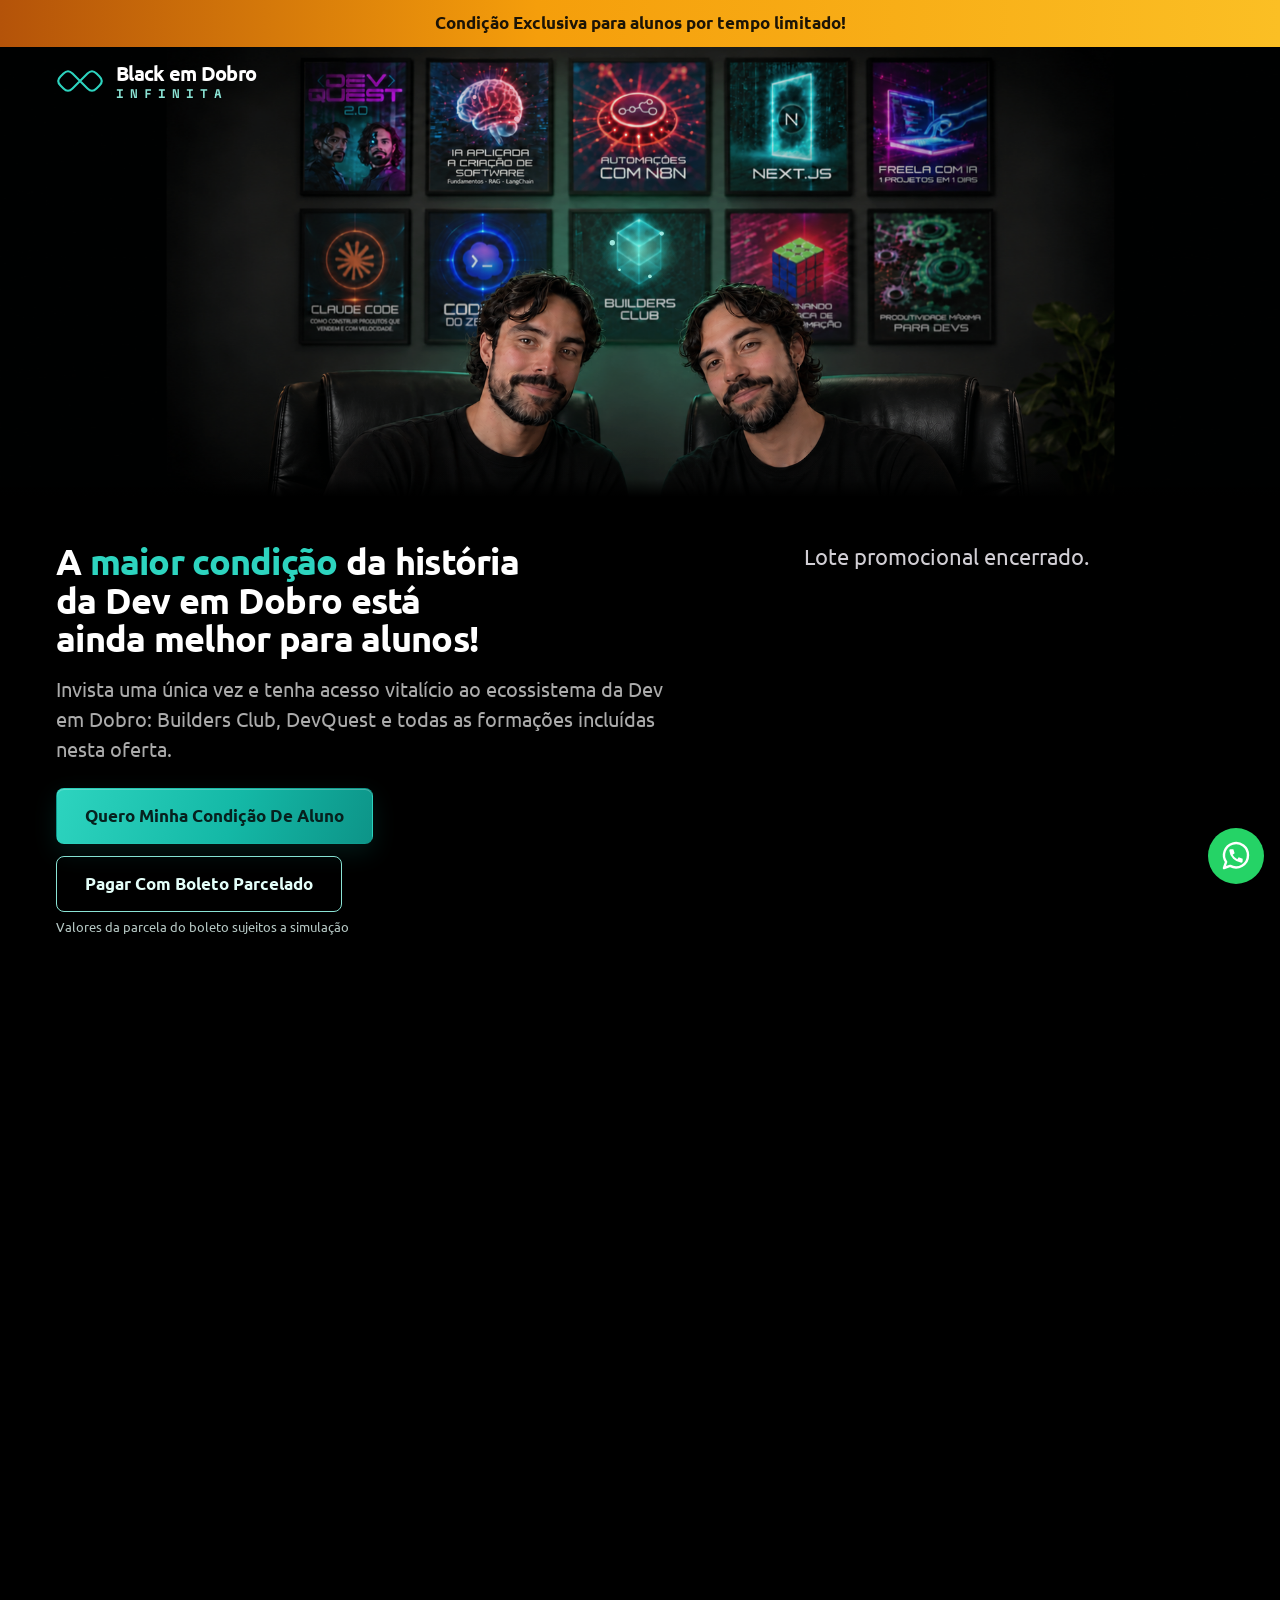
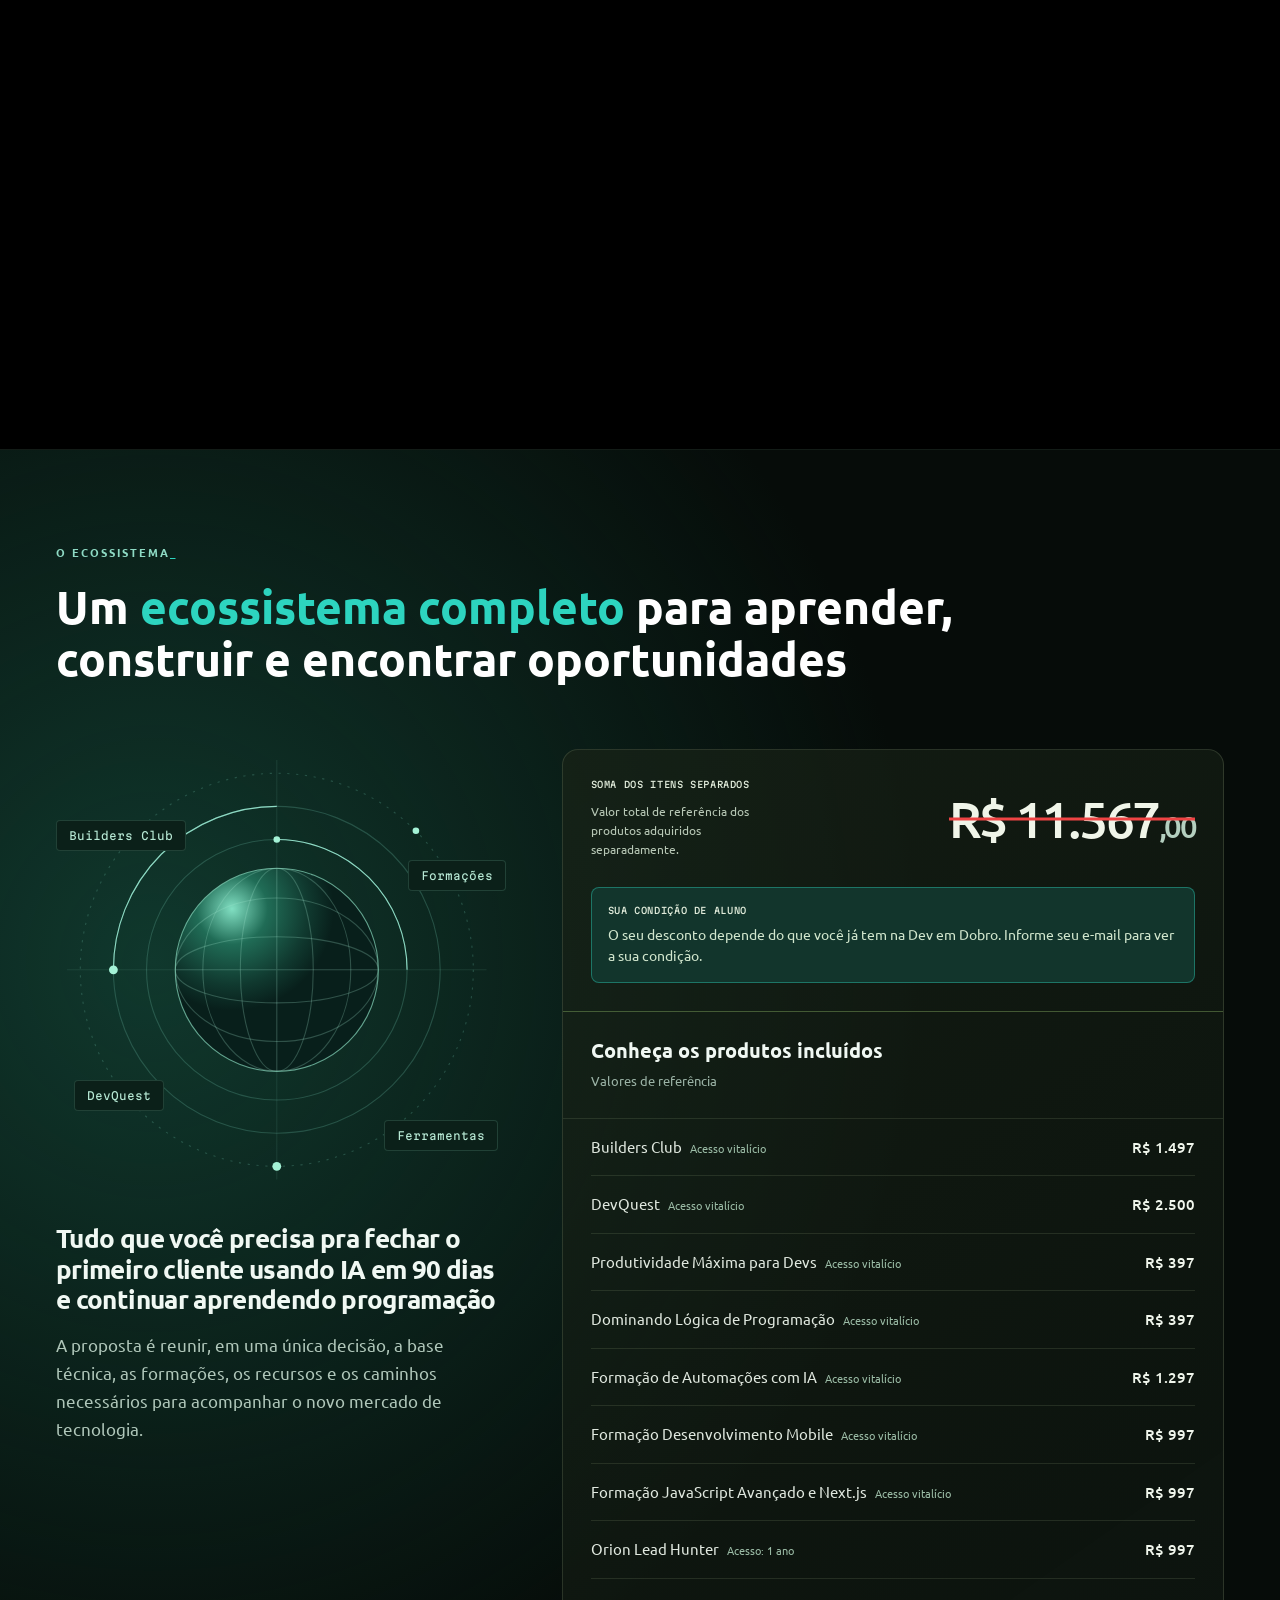
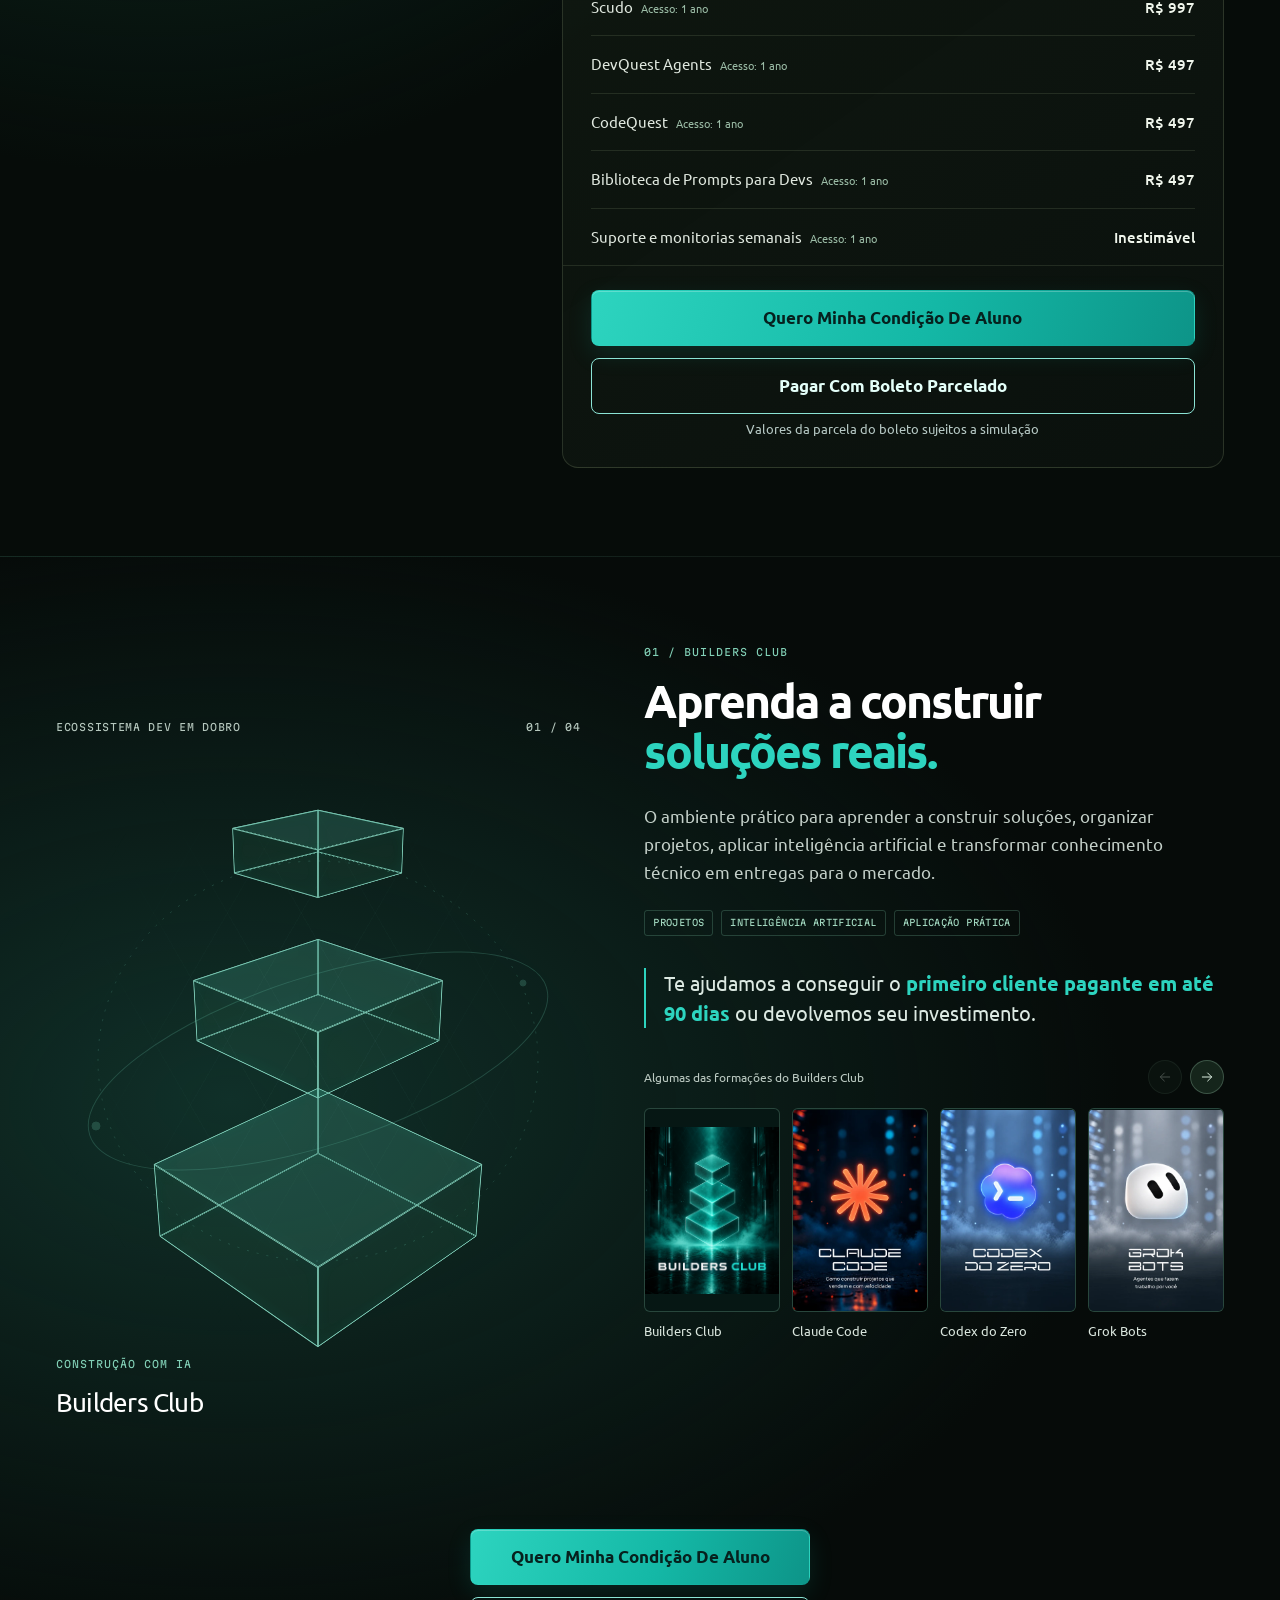
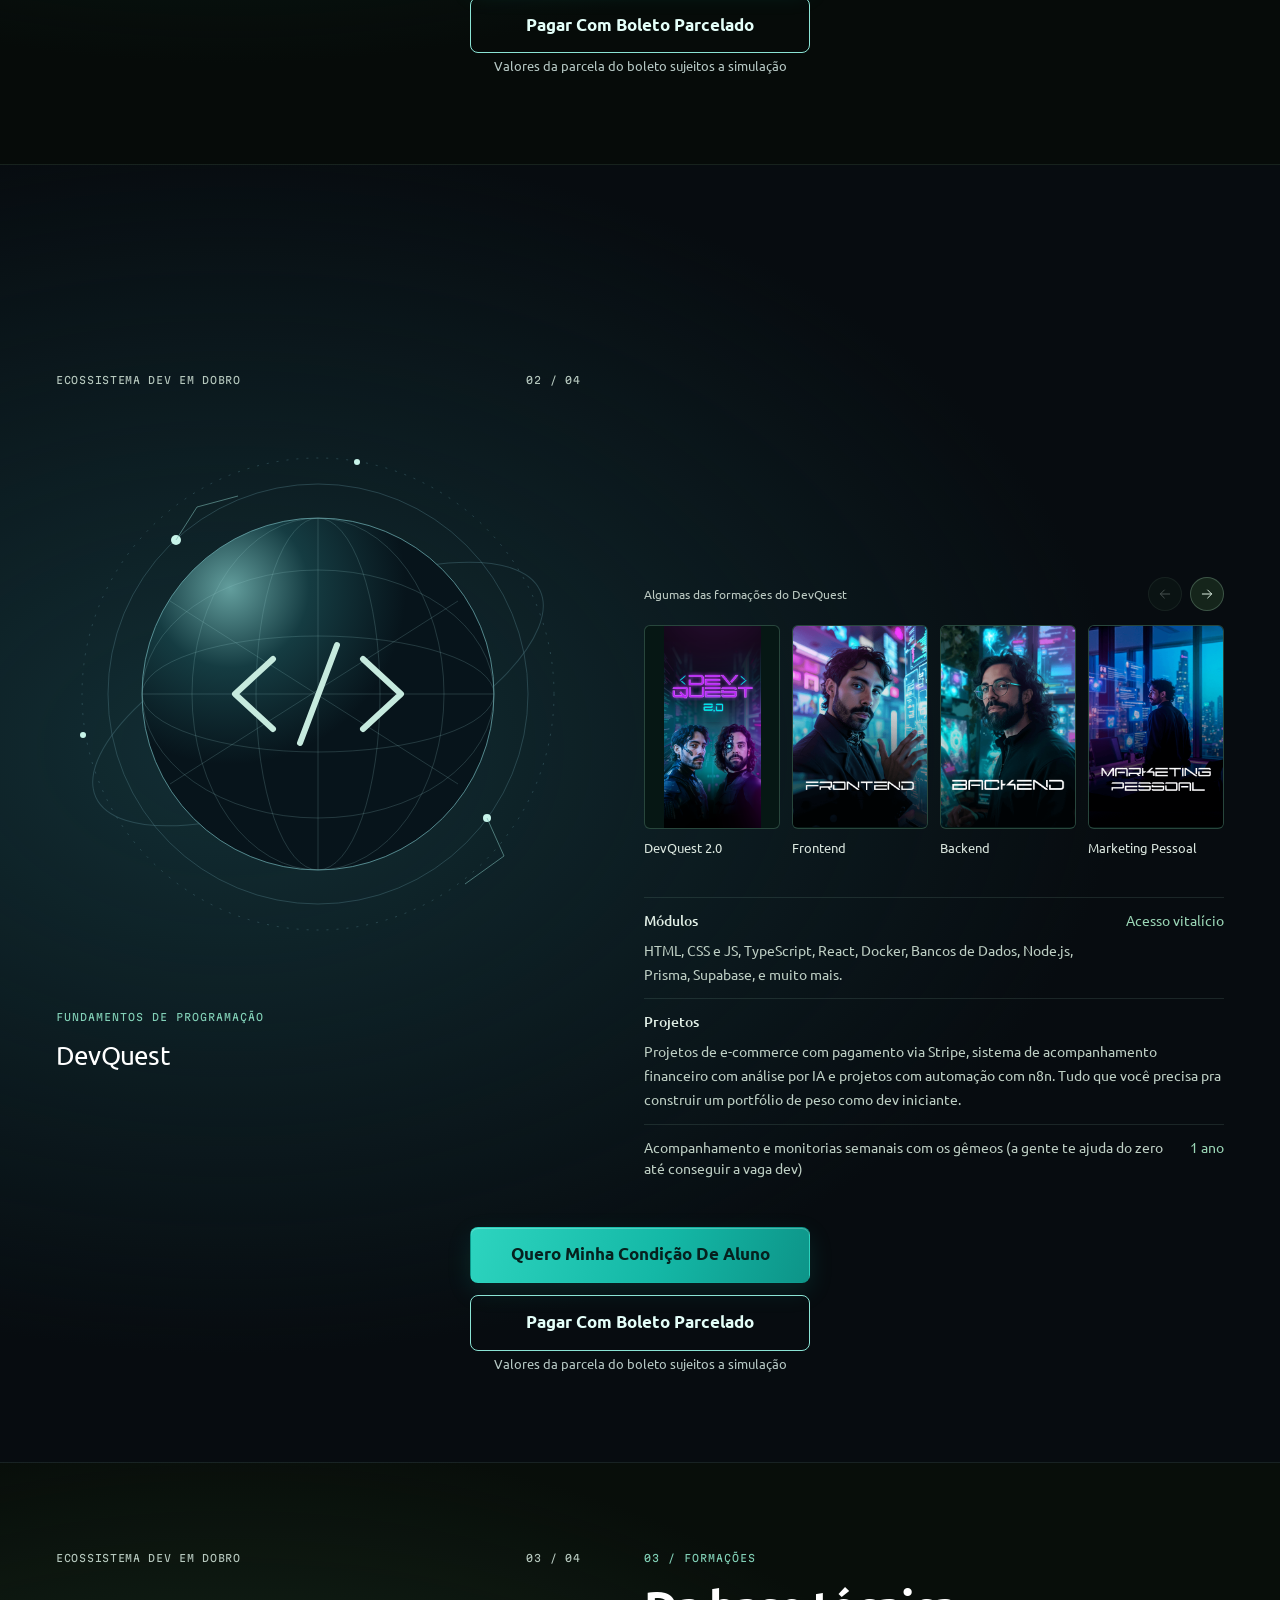
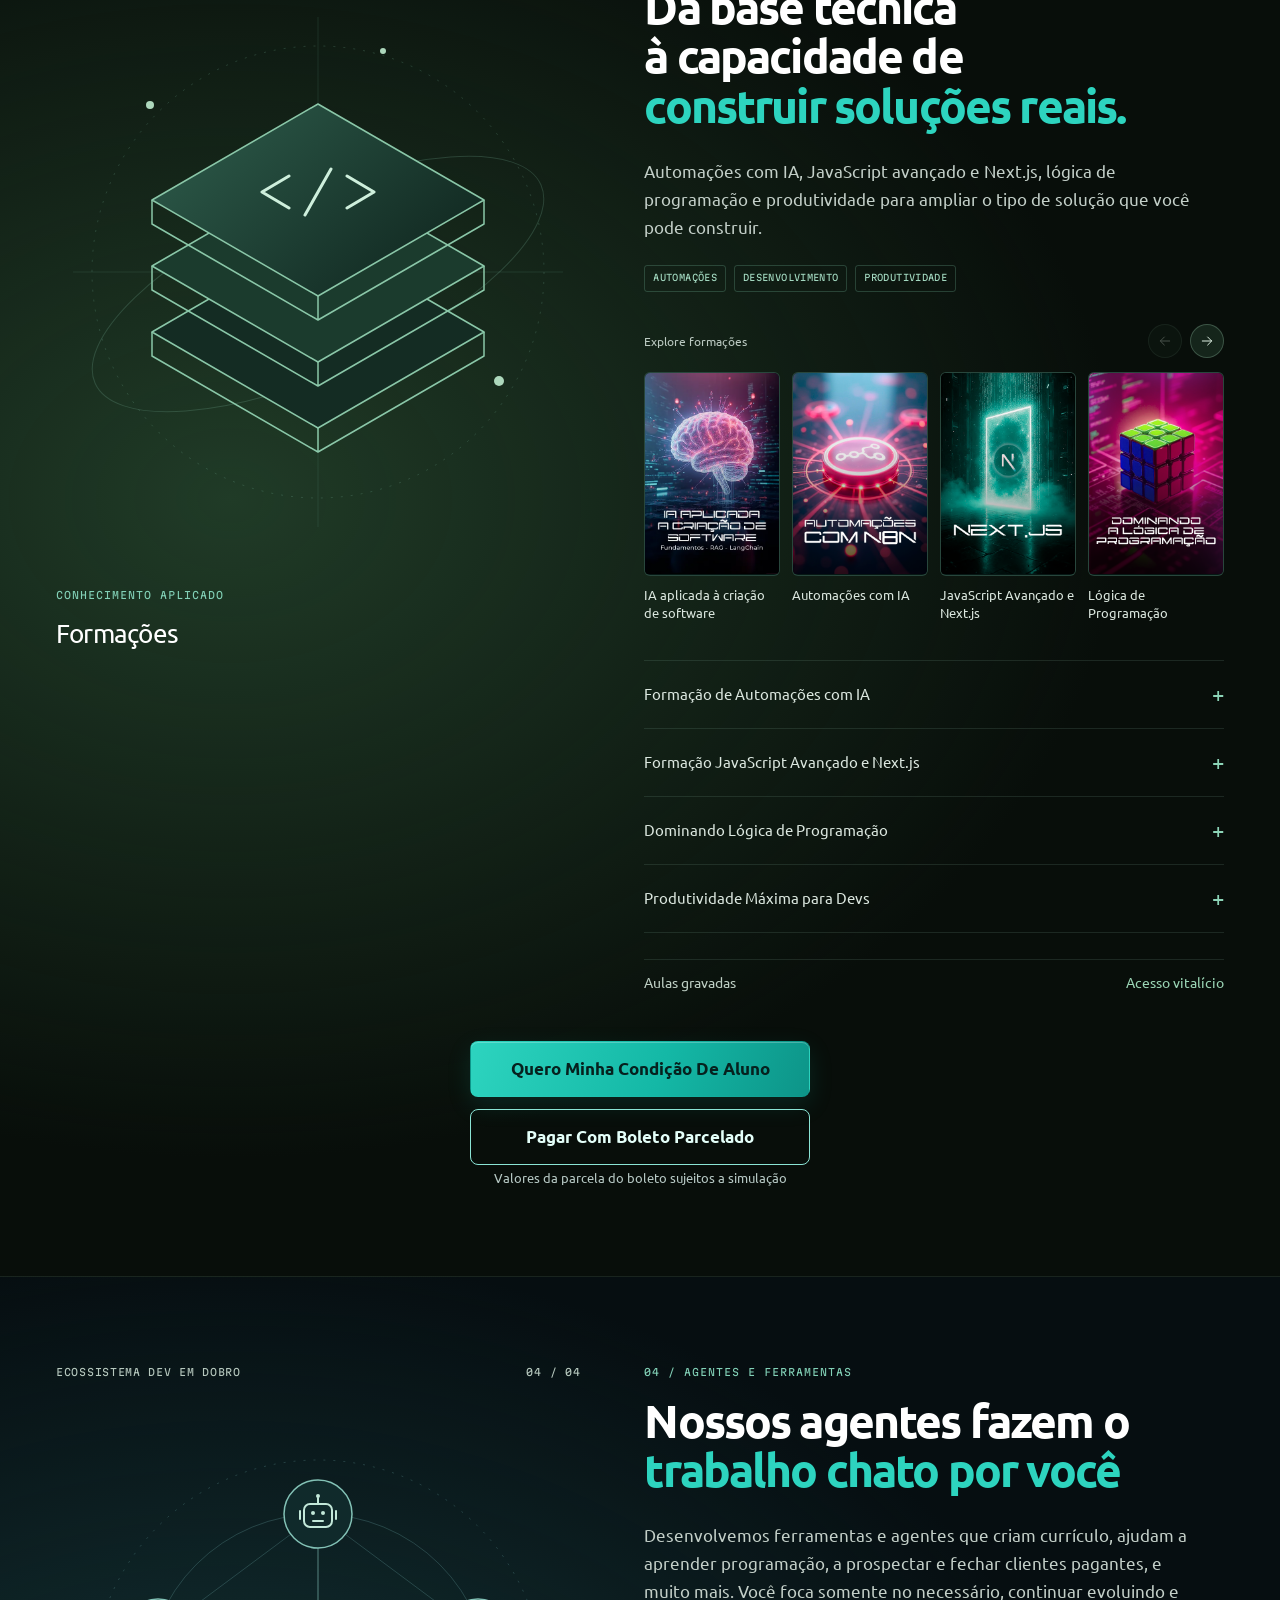
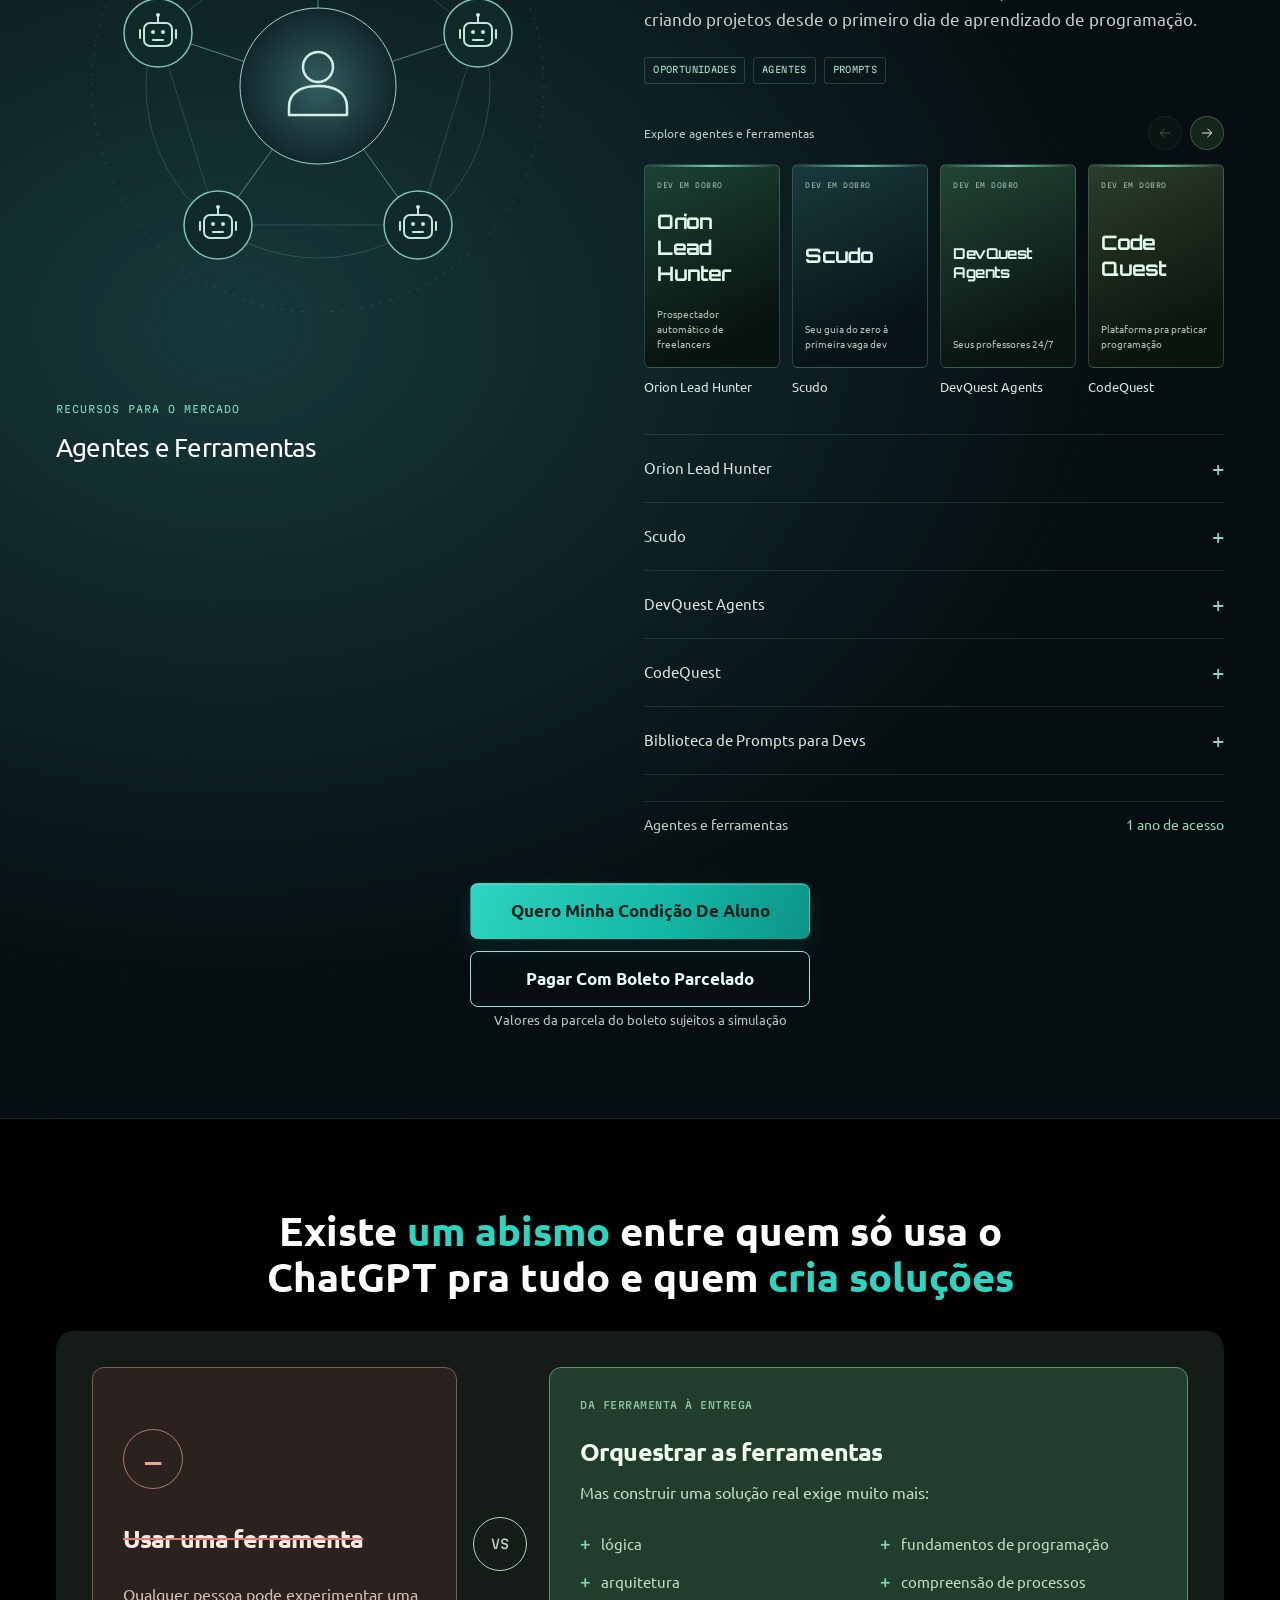
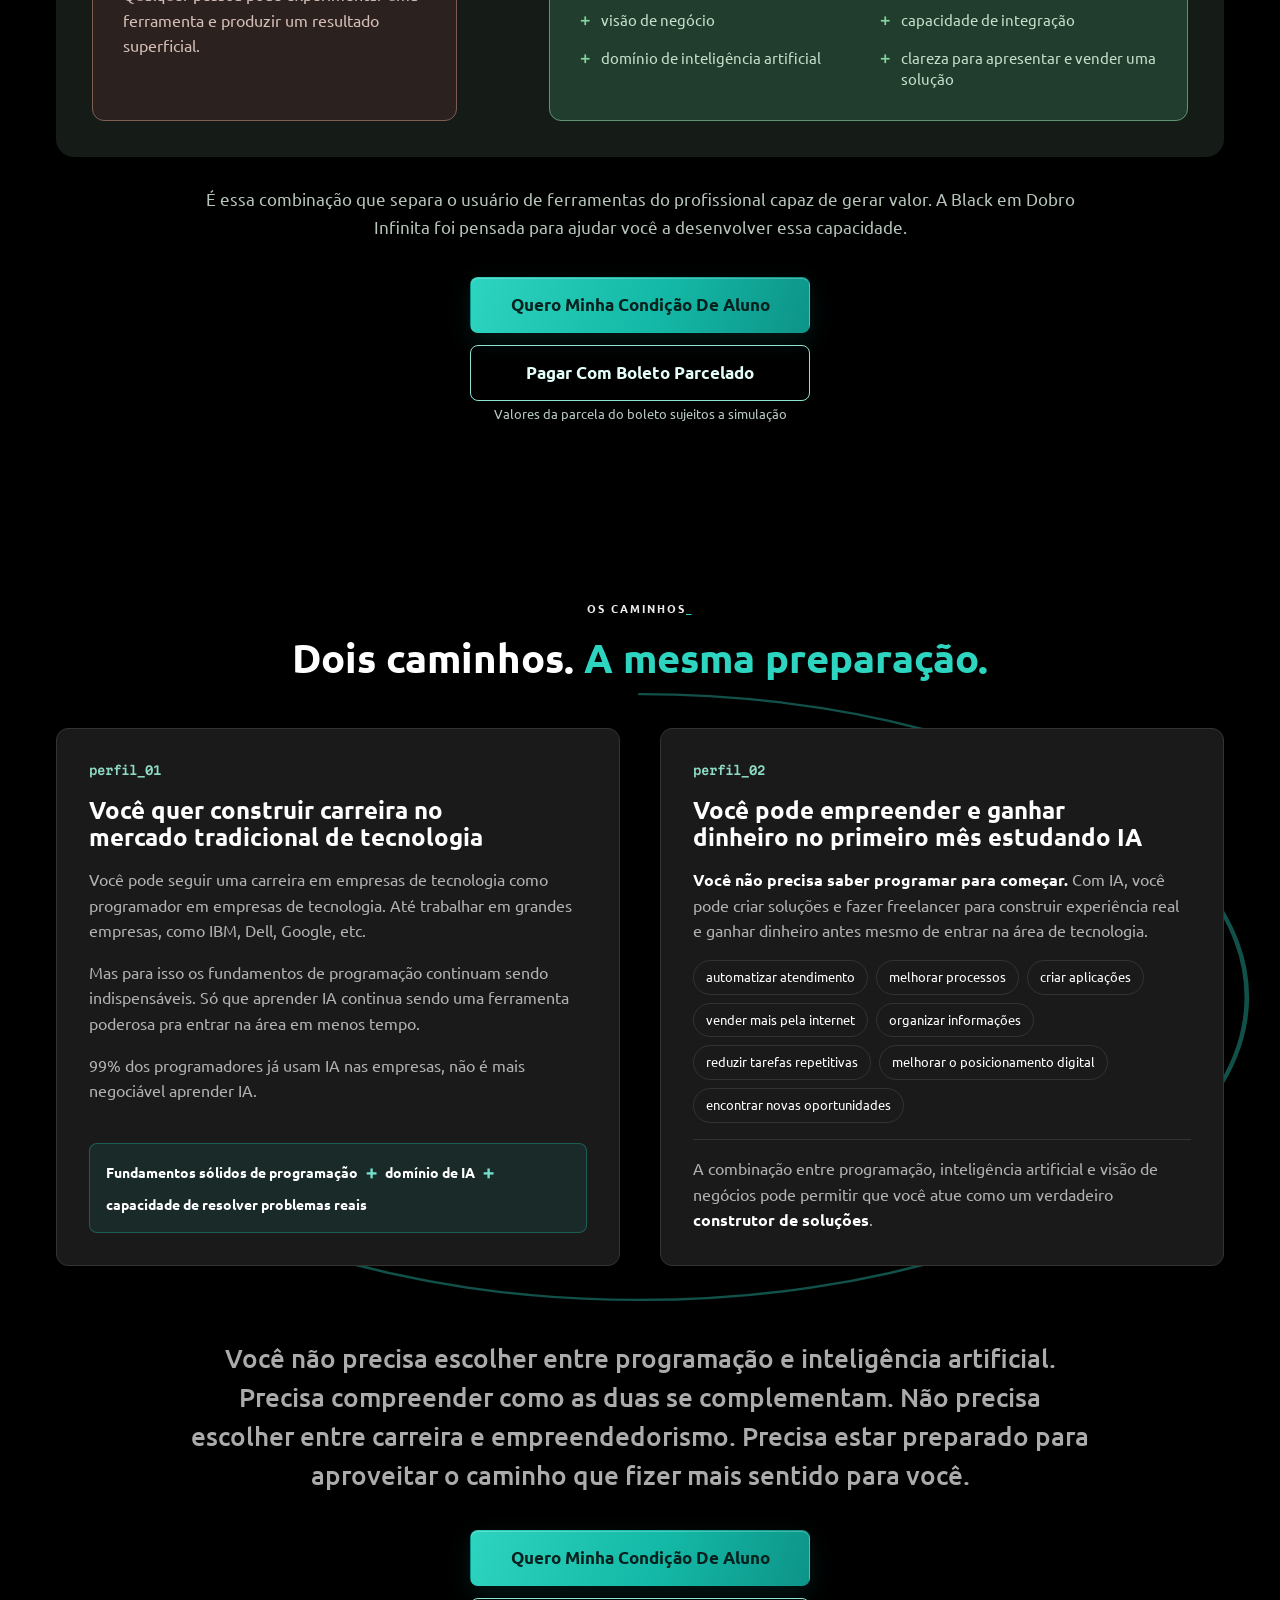
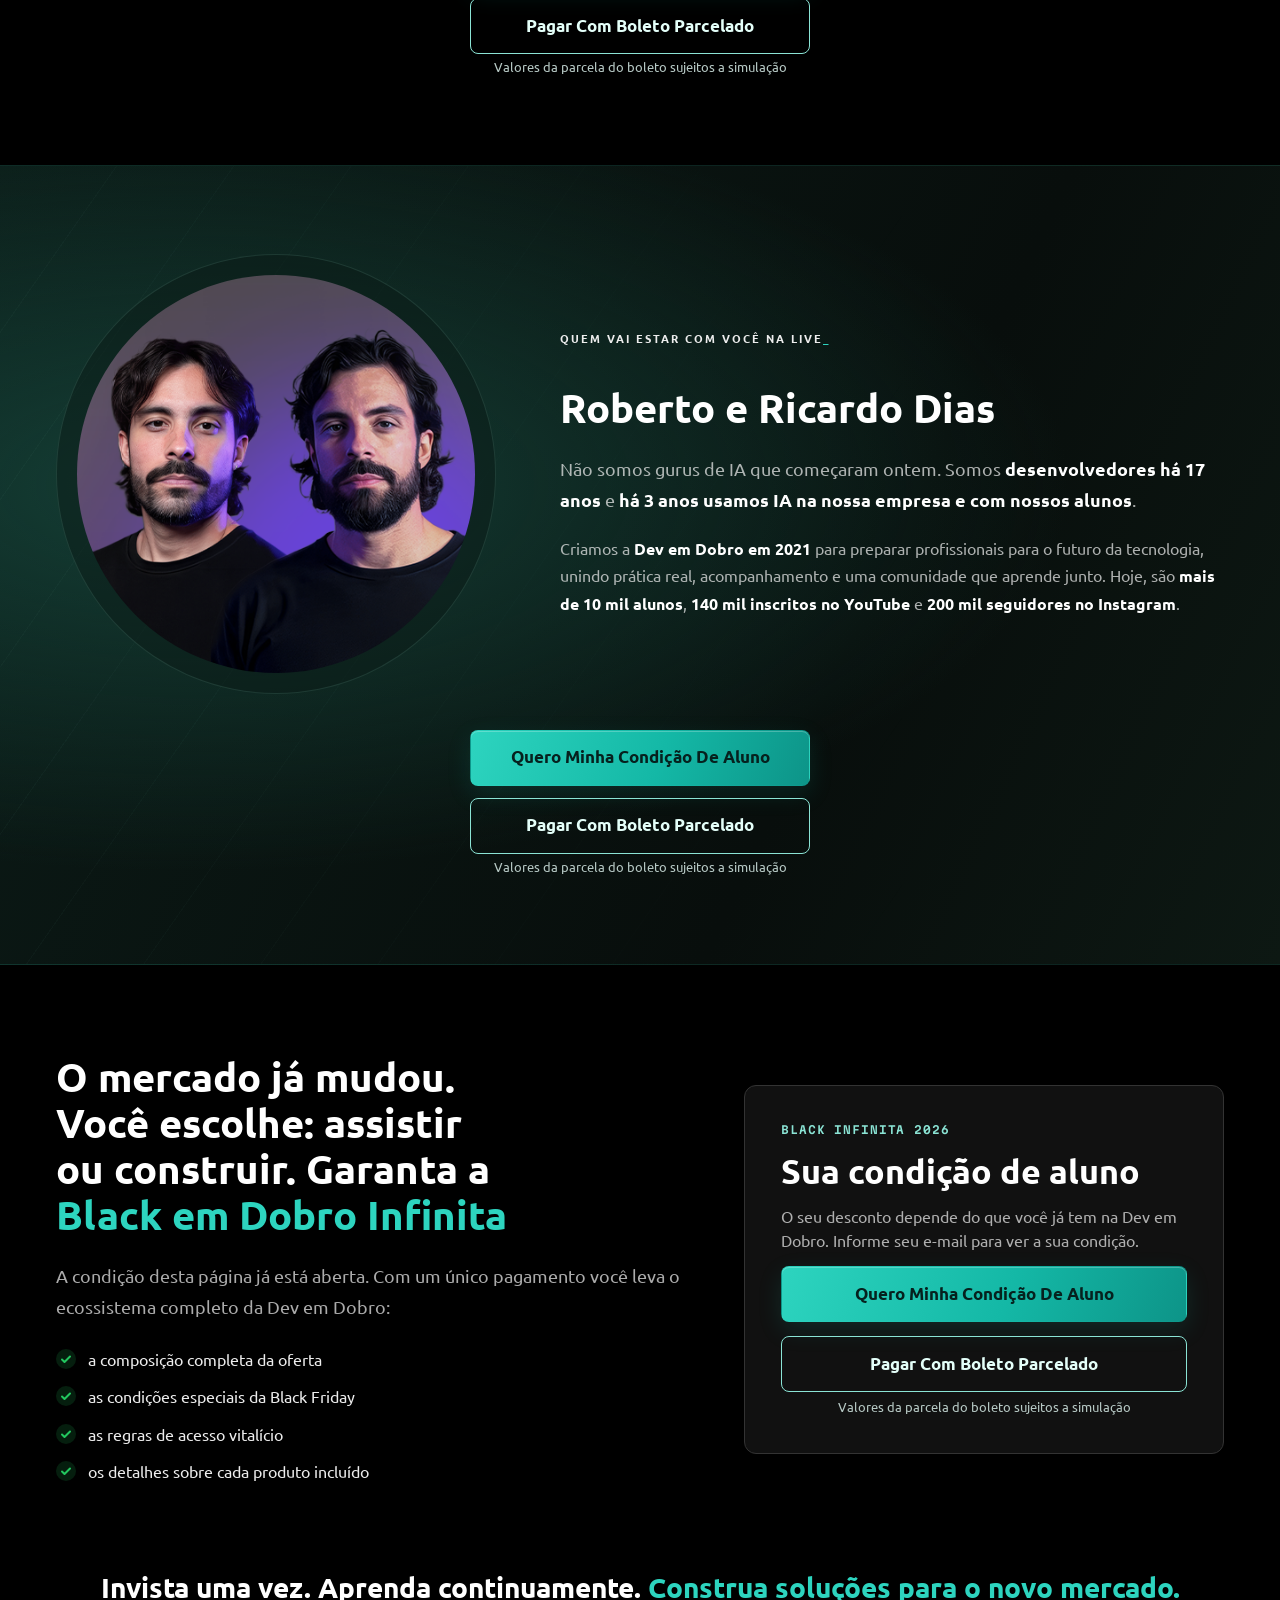
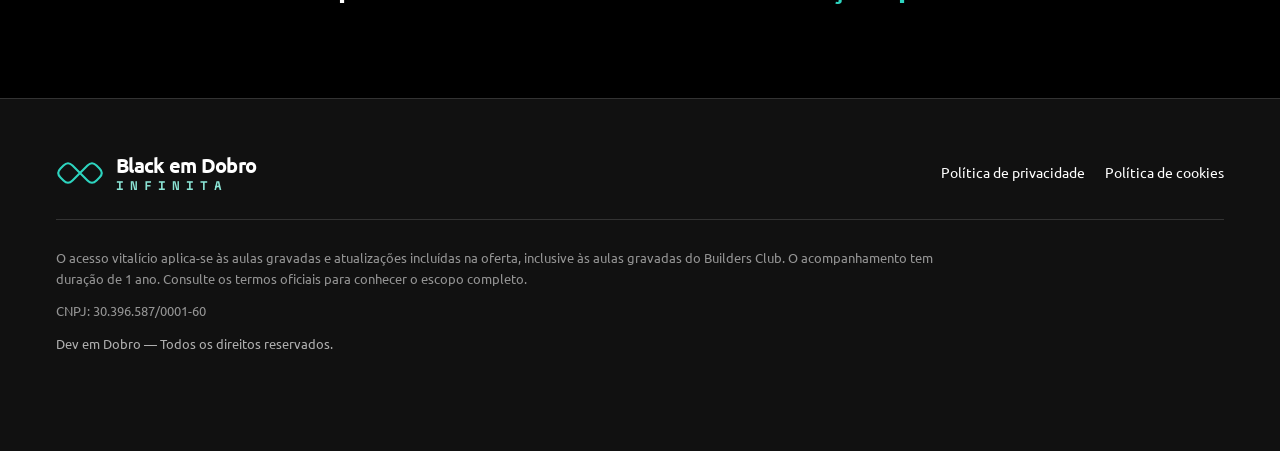
<file: alunos-geral/index.html>
<!doctype html>
<html lang="pt-BR">
<head>
  <!-- Google Tag Manager -->
  <script>(function(w,d,s,l,i){w[l]=w[l]||[];w[l].push({'gtm.start':
  new Date().getTime(),event:'gtm.js'});var f=d.getElementsByTagName(s)[0],
  j=d.createElement(s),dl=l!='dataLayer'?'&l='+l:'';j.async=true;j.src=
  'https://www.googletagmanager.com/gtm.js?id='+i+dl;f.parentNode.insertBefore(j,f);
  })(window,document,'script','dataLayer','GTM-NSPSF6RZ');</script>
  <!-- End Google Tag Manager -->
  <meta charset="utf-8">
  <meta name="viewport" content="width=device-width, initial-scale=1">
  <meta name="theme-color" content="#000000">
  <title>Dev Em Dobro - Black Infinita 2026</title>
  <meta name="description" content="Condição exclusiva para alunos na Black Infinita 2026. Acesso vitalício às aulas gravadas do ecossistema Dev em Dobro.">
  <link rel="canonical" href="https://blackinfinita.devemdobro.com/alunos-geral">
  <link rel="preconnect" href="https://fonts.googleapis.com">
  <link rel="preconnect" href="https://fonts.gstatic.com" crossorigin>
  <link rel="stylesheet" href="https://fonts.googleapis.com/css2?family=Martian+Mono:wght@400;600;700&family=Ubuntu:ital,wght@0,400;0,500;0,700;1,400&display=swap">
  <link rel="stylesheet" href="/v2/css/style.css">
  <link rel="stylesheet" href="/v3/css/style.css?v=mobile-faces-high">
  <link rel="stylesheet" href="/v3/css/ecosystem.css?v=8">
  <link rel="stylesheet" href="/v3/css/builders.css?v=10">
  <link rel="stylesheet" href="/css/oferta.css?v=boleto-aviso-2026">
  <link rel="stylesheet" href="/css/lote-atual.css?v=bonus-novembro-2026">
  <link rel="stylesheet" href="/css/barra-flutuante.css?v=2">
  <link rel="stylesheet" href="/css/hero-zoom.css?v=4">
  <link rel="stylesheet" href="/css/modal-aluno.css?v=1">
</head>
<body class="v3 oferta">
  <!-- Google Tag Manager (noscript) -->
  <noscript><iframe src="https://www.googletagmanager.com/ns.html?id=GTM-NSPSF6RZ"
  height="0" width="0" style="display:none;visibility:hidden"></iframe></noscript>
  <!-- End Google Tag Manager (noscript) -->
  <a class="skip" href="#conteudo">Pular para o conteúdo</a>
  <p class="offer-ribbon">Condição Exclusiva para alunos por tempo limitado!</p>

  <header class="topbar" data-persistent>
    <div class="container topbar-inner">
      <a class="brand" href="#topo" aria-label="Black em Dobro Infinita — início">
        <span class="brand-mark" aria-hidden="true"><svg viewBox="-2 4 64 32" fill="none"><path d="M30 20L20 10Q14 4 8 10L4 14Q-2 20 4 26L8 30Q14 36 20 30L40 10Q46 4 52 10L56 14Q62 20 56 26L52 30Q46 36 40 30Z" stroke="currentColor" stroke-width="2.8" stroke-linecap="round" stroke-linejoin="round"/></svg></span>
        <span class="brand-wordmark"><span class="brand-title">Black em Dobro</span><span class="brand-edition">Infinita</span></span>
      </a>
    </div>
  </header>

  <main id="conteudo">
    <!-- Hero com zoom: wrapper alto + hero sticky (css/hero-zoom.css, js/hero-zoom.js) -->
    <div class="hz-zoom" data-hz-zoom>
    <section class="hero hz-hero" id="topo">
      <div class="hz-overlay" aria-hidden="true"></div>
      <figure class="hero-banner" data-enter="0">
        <img src="/assets/banner-bf-final.png" alt="Capas das formações da Dev em Dobro e os fundadores Roberto e Ricardo Dias" width="1942" height="809">
        <svg class="hero-cover-motion" viewBox="0 0 1942 809" fill="none" aria-hidden="true" data-active="false">
          <defs>
            <pattern id="cover-artwork" patternUnits="userSpaceOnUse" width="1942" height="809"><image href="/assets/banner-bf-final.png" width="1942" height="809"/></pattern>
            <radialGradient id="cover-artwork-fade"><stop offset=".55" stop-color="white"/><stop offset="1" stop-color="black"/></radialGradient>
            <mask id="cover-artwork-mask" maskContentUnits="objectBoundingBox"><rect width="1" height="1" fill="url(#cover-artwork-fade)"/></mask>
            <radialGradient id="cover-cube-glow"><stop stop-color="#74ffe0" stop-opacity=".7"/><stop offset="1" stop-color="#2dd4bf" stop-opacity="0"/></radialGradient>
          </defs>
          <g fill="url(#cover-artwork)">
            <rect class="cover-artwork" x="467" y="29" width="146" height="85" mask="url(#cover-artwork-mask)"/>
            <rect class="cover-artwork" x="677" y="34" width="138" height="116" mask="url(#cover-artwork-mask)"/>
            <rect class="cover-artwork" x="901" y="53" width="138" height="105" mask="url(#cover-artwork-mask)"/>
            <rect class="cover-artwork" x="1150" y="30" width="100" height="147" mask="url(#cover-artwork-mask)"/>
            <rect class="cover-artwork" x="1335" y="49" width="155" height="123" mask="url(#cover-artwork-mask)"/>
            <rect class="cover-artwork cover-artwork--turn" x="485" y="269" width="108" height="108" mask="url(#cover-artwork-mask)"/>
            <rect class="cover-artwork" x="675" y="263" width="120" height="119" mask="url(#cover-artwork-mask)"/>
            <rect class="cover-artwork" x="917" y="249" width="105" height="119" mask="url(#cover-artwork-mask)"/>
            <rect class="cover-artwork" x="1162" y="281" width="96" height="96" mask="url(#cover-artwork-mask)"/>
            <rect class="cover-artwork cover-artwork--turn" x="1387" y="291" width="106" height="106" mask="url(#cover-artwork-mask)"/>
          </g>
          <ellipse class="cover-cube-glow" cx="970" cy="310" rx="58" ry="55" fill="url(#cover-cube-glow)"/>
          <g class="cover-cube-particles" fill="#9cffe8">
            <circle cx="929" cy="297" r="4"/><circle cx="1004" cy="283" r="3.2"/><circle cx="986" cy="348" r="2.8"/><circle cx="940" cy="338" r="2"/>
          </g>
          <g class="cover-brain-particles" fill="#ffb6cc">
            <circle cx="720" cy="76" r="3.2"/><circle cx="784" cy="109" r="4"/><circle cx="776" cy="62" r="2.4"/>
          </g>
        </svg>
      </figure>
      <div class="container hero-split">
        <div class="hero-copy">
          <h1 class="hero-title" data-enter="0">A <span class="hl">maior condição</span> da história da Dev em Dobro está ainda melhor para alunos!</h1>
          <p class="hero-lead" data-enter="1">Invista uma única vez e tenha acesso vitalício ao ecossistema da Dev em Dobro: Builders Club, DevQuest e todas as formações incluídas nesta oferta.</p>
          <a class="btn btn-primary btn-lg hero-cta" data-enter="2" data-checkout href="https://pay.hub.la/NZKc6aZXwbD4ihw9vvPN" target="_blank" rel="noopener">Quero minha condição de aluno</a>
          <a class="btn btn-secondary btn-boleto btn-lg" data-checkout data-boleto href="https://pay.tmb.com.br/DevemDobro/ZBS345545R7" target="_blank" rel="noopener noreferrer">Pagar com boleto parcelado</a>
          <p class="boleto-installment-note">Valores da parcela do boleto sujeitos a simulação</p>
        </div>
        <div class="offer-lot" data-offer-period hidden>
          <p class="offer-lot-status">Lote promocional com vagas limitadas!</p>
          <div class="offer-lot-timer" role="timer" aria-label="Tempo até o encerramento do lote">
            <div class="offer-lot-unit"><span>Dias</span><strong data-offer-days>00</strong></div>
            <div class="offer-lot-unit"><span>Horas</span><strong data-offer-hours>00</strong></div>
            <div class="offer-lot-unit"><span>Minutos</span><strong data-offer-minutes>00</strong></div>
            <div class="offer-lot-unit"><span>Segundos</span><strong data-offer-seconds>00</strong></div>
          </div>
          <progress class="offer-lot-progress" max="100" value="100" aria-label="Tempo restante do lote promocional"></progress>
        </div>
      </div>
    </section>
    </div>

    <section class="v3-section current-lot" id="lote-atual" aria-labelledby="current-lot-title" hidden>
      <div class="container current-lot-inner">
        <div class="current-lot-heading">
          <p class="eyebrow">Bônus da Black Infinita</p>
          <h2 id="current-lot-title">Bônus exclusivos desse lote</h2>
        </div>
        <div class="current-lot-card current-lot-bonuses">
          <article class="current-lot-bonus current-lot-bonus--holo" data-lot-bonus="sites" hidden>
            <p class="current-lot-label">Bônus 1</p>
            <h3>Workshop Construindo Sites de Alto Valor com IA</h3>
            <p class="current-lot-description">Aprenda a construir sites de alto valor com inteligência artificial.<span class="current-lot-workshop-notice"><strong>Participação ao vivo exclusiva para quem se matricular neste lote.</strong> Depois, a aula gravada ficará disponível também para quem já comprou.</span></p>
          </article>
          <article class="current-lot-bonus" data-lot-bonus="freela">
            <p class="current-lot-label">Bônus 1</p>
            <h3>Participação no desafio Meu Primeiro Freela em 45 dias</h3>
            <p class="current-lot-description">Vamos te ajudar a vender e entregar seu primeiro freela em 45 dias para aprender a faturar com IA.</p>
          </article>
          <article class="current-lot-bonus" data-lot-bonus="claude">
            <p class="current-lot-label">Bônus 2</p>
            <h3>Sorteio de três meses de Claude Pro</h3>
            <p class="current-lot-description">Três meses de acesso ao Claude Pro para acelerar seus projetos com IA.</p>
          </article>
          <article class="current-lot-bonus" data-lot-bonus="orion">
            <p class="current-lot-label">Bônus 3</p>
            <h3>Orion Pro. 1 ano incluído.</h3>
            <p class="current-lot-description">Um ano de acesso ao Orion Pro, ferramenta de prospecção automatizada de clientes.</p>
          </article>
          <article class="current-lot-bonus current-lot-bonus--limited" data-lot-bonus="acompanhamento">
            <p class="current-lot-label">Bônus 4</p>
            <h3>Dois anos de acompanhamento, em vez de um.</h3>
            <p class="current-lot-description">Mais um ano nas duas frentes: monitorias e grupo de WhatsApp do DevQuest, comunidade e acompanhamento do Builders Club para vender e entregar projetos.</p>
          </article>
          <article class="current-lot-bonus" data-lot-bonus="entrevistas" hidden>
            <p class="current-lot-label">Bônus 3</p>
            <h3>Workshop Como Ser Aprovado em Qualquer Entrevista Dev</h3>
            <p class="current-lot-description">Workshop com especialista em empregabilidade para se preparar para entrevistas na área dev.<span class="current-lot-workshop-notice"><strong>Participação ao vivo exclusiva para quem se matricular neste lote.</strong> Depois, a aula gravada ficará disponível também para quem já comprou.</span></p>
          </article>
          <article class="current-lot-bonus" data-lot-bonus="claude-mes" hidden>
            <p class="current-lot-label">Bônus 5</p>
            <h3>Sorteio de 1 mês de Claude Pro</h3>
            <p class="current-lot-description">Ao se matricular neste lote, você concorre a um mês de acesso ao Claude Pro para acelerar seus projetos com IA.</p>
          </article>
          <p class="current-lot-period" data-lot-period></p>
        </div>
      </div>
    </section>

    <section class="v3-section ecosystem-section" id="ecossistema" aria-labelledby="ecosystem-title">
      <div class="container">
        <header class="ecosystem-heading" data-enter="0">
          <p class="eyebrow">O ecossistema</p>
          <h2 class="title" id="ecosystem-title">Um <span class="hl">ecossistema completo</span> para aprender, construir e encontrar oportunidades</h2>
        </header>
        <div class="ecosystem-layout">
          <div class="ecosystem-visual" data-enter="0">
            <div class="ecosystem-art" data-universe-motion aria-hidden="true">
              <svg viewBox="0 0 400 400" fill="none">
                <defs>
                  <radialGradient id="ecosystem-sphere" cx=".28" cy=".2"><stop stop-color="#81dfc2"/><stop offset=".35" stop-color="#206c56"/><stop offset=".75" stop-color="#10392f"/><stop offset="1" stop-color="#081f1b"/></radialGradient>
                  <clipPath id="ecosystem-sphere-clip"><circle cx="200" cy="200" r="92"/></clipPath>
                </defs>
                <g stroke="#4f8e7d" stroke-opacity=".4"><circle cx="200" cy="200" r="118"/><circle cx="200" cy="200" r="148"/><circle cx="200" cy="200" r="178" stroke-dasharray="2 6"/><path d="M200 10V390M10 200H390" stroke-opacity=".2"/></g>
                <circle cx="200" cy="200" r="92" fill="url(#ecosystem-sphere)" stroke="#88d7bc" stroke-opacity=".7"/>
                <g class="universe-motion ecosystem-globe" clip-path="url(#ecosystem-sphere-clip)" stroke="#a4e5cf" stroke-opacity=".25"><ellipse cx="200" cy="200" rx="92" ry="30"/><ellipse cx="200" cy="200" rx="92" ry="65"/><ellipse cx="200" cy="200" rx="33" ry="92"/><ellipse cx="200" cy="200" rx="67" ry="92"/><path d="M108 200H292M200 108V292"/></g>
                <g class="universe-motion ecosystem-orbit" stroke="#8edac4"><path d="M200 82A118 118 0 0 1 318 200"/><circle cx="200" cy="82" r="3" fill="#a4f2d6" stroke="none"/></g>
                <g class="universe-motion ecosystem-orbit ecosystem-orbit--reverse" stroke="#8edac4"><path d="M52 200A148 148 0 0 1 200 52"/><circle cx="52" cy="200" r="4" fill="#a4f2d6" stroke="none"/></g>
                <g class="universe-motion ecosystem-satellites" fill="#a4f2d6"><circle cx="200" cy="378" r="4"/><circle cx="326" cy="74" r="3"/></g>
              </svg>
              <span class="ecosystem-node ecosystem-node--builders">Builders Club</span>
              <span class="ecosystem-node ecosystem-node--devquest">DevQuest</span>
              <span class="ecosystem-node ecosystem-node--formations">Formações</span>
              <span class="ecosystem-node ecosystem-node--tools">Ferramentas</span>
            </div>
            <h3>Tudo que você precisa pra fechar o primeiro cliente usando IA em 90 dias e continuar aprendendo programação</h3>
            <p>A proposta é reunir, em uma única decisão, a base técnica, as formações, os recursos e os caminhos necessários para acompanhar o novo mercado de tecnologia.</p>
          </div>
          <div class="ecosystem-inventory">
            <div class="ecosystem-total" data-enter="1">
              <div class="ecosystem-total-summary">
                <div><p class="ecosystem-total-label">Soma dos itens separados</p><p>Valor total de referência dos produtos adquiridos separadamente.</p></div>
                <p class="ecosystem-total-value">R$ 11.567<span>,00</span></p>
              </div>
              <div class="ecosystem-final">
                <div class="ecosystem-final-copy">
                  <p class="ecosystem-total-label">Sua condição de aluno</p>
                  <p>O seu desconto depende do que você já tem na Dev em Dobro. Informe seu e-mail para ver a sua condição.</p>
                </div>
              </div>
            </div>
            <div class="ecosystem-list-heading" data-enter="0"><h3>Conheça os produtos incluídos</h3><p>Valores de referência</p></div>
            <dl class="ecosystem-products">
              <div data-enter="0"><dt>Builders Club<small>Acesso vitalício</small></dt><dd>R$ 1.497</dd></div>
              <div data-enter="0"><dt>DevQuest<small>Acesso vitalício</small></dt><dd>R$ 2.500</dd></div>
              <div data-enter="0"><dt>Produtividade Máxima para Devs<small>Acesso vitalício</small></dt><dd>R$ 397</dd></div>
              <div data-enter="0"><dt>Dominando Lógica de Programação<small>Acesso vitalício</small></dt><dd>R$ 397</dd></div>
              <div data-enter="0"><dt>Formação de Automações com IA<small>Acesso vitalício</small></dt><dd>R$ 1.297</dd></div>
              <div data-enter="0"><dt>Formação Desenvolvimento Mobile<small>Acesso vitalício</small></dt><dd>R$ 997</dd></div>
              <div data-enter="0"><dt>Formação JavaScript Avançado e Next.js<small>Acesso vitalício</small></dt><dd>R$ 997</dd></div>
              <div data-enter="0"><dt>Orion Lead Hunter<small>Acesso: 1 ano</small></dt><dd>R$ 997</dd></div>
              <div data-enter="0"><dt>Scudo<small>Acesso: 1 ano</small></dt><dd>R$ 997</dd></div>
              <div data-enter="0"><dt>DevQuest Agents<small>Acesso: 1 ano</small></dt><dd>R$ 497</dd></div>
              <div data-enter="0"><dt>CodeQuest<small>Acesso: 1 ano</small></dt><dd>R$ 497</dd></div>
              <div data-enter="0"><dt>Biblioteca de Prompts para Devs<small>Acesso: 1 ano</small></dt><dd>R$ 497</dd></div>
              <div data-enter="0"><dt>Suporte e monitorias semanais<small>Acesso: 1 ano</small></dt><dd>Inestimável</dd></div>
            </dl>
            <div class="ecosystem-action" data-enter="1">
              <a class="btn btn-primary btn-lg btn-block" data-checkout href="https://pay.hub.la/NZKc6aZXwbD4ihw9vvPN" target="_blank" rel="noopener">Quero minha condição de aluno</a>
              <a class="btn btn-secondary btn-boleto btn-lg btn-block" data-checkout data-boleto href="https://pay.tmb.com.br/DevemDobro/ZBS345545R7" target="_blank" rel="noopener noreferrer">Pagar com boleto parcelado</a>
              <p class="boleto-installment-note">Valores da parcela do boleto sujeitos a simulação</p>
            </div>
          </div>
        </div>
      </div>
    </section>

    <section class="v3-section builders-universe" id="builders-club" aria-labelledby="builders-title">
      <div class="container builders-universe-grid">
        <div class="builders-universe-visual" data-enter="0">
          <div class="builders-universe-meta"><span>Ecossistema Dev em Dobro</span><span>01 / 04</span></div>
          <div class="builders-art" data-universe-motion aria-hidden="true">
            <svg class="builders-universe-orbits" viewBox="0 0 520 560" fill="none"><ellipse cx="260" cy="300" rx="240" ry="84" transform="rotate(-18 260 300)"/><ellipse cx="260" cy="300" rx="220" ry="200" stroke-dasharray="2 8"/><circle cx="38" cy="365" r="4" fill="currentColor"/><circle cx="465" cy="222" r="3" fill="currentColor"/></svg>
            <div class="builders-cube builders-cube--small"><span class="cube-front"></span><span class="cube-back"></span><span class="cube-left"></span><span class="cube-right"></span><span class="cube-top"></span><span class="cube-bottom"></span></div>
            <div class="builders-cube builders-cube--middle"><span class="cube-front"></span><span class="cube-back"></span><span class="cube-left"></span><span class="cube-right"></span><span class="cube-top"></span><span class="cube-bottom"></span></div>
            <div class="builders-cube builders-cube--base"><span class="cube-front"></span><span class="cube-back"></span><span class="cube-left"></span><span class="cube-right"></span><span class="cube-top"></span><span class="cube-bottom"></span></div>
          </div>
          <div class="builders-universe-caption"><p>Construção com IA</p><h3>Builders Club</h3></div>
        </div>
        <div class="builders-universe-copy">
          <p class="builders-universe-kicker" data-enter="0">01 / Builders Club</p>
          <h2 id="builders-title" data-enter="0">Aprenda a construir <span class="hl">soluções reais.</span></h2>
          <p class="builders-universe-description" data-enter="1">O ambiente prático para aprender a construir soluções, organizar projetos, aplicar inteligência artificial e transformar conhecimento técnico em entregas para o mercado.</p>
          <ul class="builders-universe-tags" aria-label="Focos do Builders Club" data-enter="2"><li>Projetos</li><li>Inteligência artificial</li><li>Aplicação prática</li></ul>
          <p class="builders-promise" data-enter="1">Te ajudamos a conseguir o <strong>primeiro cliente pagante em até 90 dias</strong> ou devolvemos seu investimento.</p>
          <div class="builders-gallery" data-course-gallery data-enter="1">
            <div class="builders-gallery-header">
              <p>Algumas das formações do Builders Club</p>
              <div class="builders-gallery-controls">
                <button type="button" data-gallery-prev aria-label="Capa anterior" aria-controls="builders-covers" disabled><svg viewBox="0 0 24 24" fill="none" aria-hidden="true"><path d="M19 12H5M11 6L5 12L11 18"/></svg></button>
                <button type="button" data-gallery-next aria-label="Próxima capa" aria-controls="builders-covers"><svg viewBox="0 0 24 24" fill="none" aria-hidden="true"><path d="M5 12H19M13 6L19 12L13 18"/></svg></button>
              </div>
            </div>
            <div class="builders-covers" id="builders-covers" role="region" aria-label="Capas dos cursos do Builders Club" tabindex="0">
              <figure class="builders-course"><div class="builders-course-image"><img src="/v3/assets/builders-club.png" alt="Capa do Builders Club" width="1122" height="1402" loading="lazy" decoding="async"></div><figcaption>Builders Club</figcaption></figure>
              <figure class="builders-course"><div class="builders-course-image"><img src="/v3/assets/claude-code-pechan.webp" alt="Capa do curso Claude Code" width="400" height="600" loading="lazy" decoding="async"></div><figcaption>Claude Code</figcaption></figure>
              <figure class="builders-course"><div class="builders-course-image"><img src="/v3/assets/codex-do-zero-pechan-azul.webp" alt="Capa do curso Codex do Zero" width="400" height="600" loading="lazy" decoding="async"></div><figcaption>Codex do Zero</figcaption></figure>
              <figure class="builders-course"><div class="builders-course-image"><img src="/v3/assets/grok-bots-pechan-cinza-v2.webp" alt="Capa do curso Grok Bots — Agentes que fazem trabalho por você" width="400" height="600" loading="lazy" decoding="async"></div><figcaption>Grok Bots</figcaption></figure>
              <figure class="builders-course" aria-label="E muito mais"><div class="builders-course-image builders-course-placeholder"><span aria-hidden="true">+</span><p>E muito mais...</p></div></figure>
            </div>
          </div>
          <dl class="builders-universe-access" data-enter="2"><div><dt>Aulas gravadas</dt><dd>Acesso vitalício</dd></div><div><dt>Acompanhamento e monitorias semanais com os gêmeos (a gente te ajuda a fechar e entregar os projetos)</dt><dd>1 ano</dd></div></dl>
        </div>
      </div>
      <div class="container offer-cta offer-cta--center">
        <a class="btn btn-primary btn-lg" data-checkout href="https://pay.hub.la/NZKc6aZXwbD4ihw9vvPN" target="_blank" rel="noopener">Quero minha condição de aluno</a>
        <a class="btn btn-secondary btn-boleto btn-lg" data-checkout data-boleto href="https://pay.tmb.com.br/DevemDobro/ZBS345545R7" target="_blank" rel="noopener noreferrer">Pagar com boleto parcelado</a>
        <p class="boleto-installment-note">Valores da parcela do boleto sujeitos a simulação</p>
      </div>
    </section>

    <section class="v3-section builders-universe devquest-universe" id="devquest" aria-labelledby="devquest-title">
      <div class="container builders-universe-grid">
        <div class="builders-universe-visual" data-enter="0">
          <div class="builders-universe-meta"><span>Ecossistema Dev em Dobro</span><span>02 / 04</span></div>
          <div class="devquest-art" data-universe-motion aria-hidden="true">
            <svg viewBox="0 0 520 560" fill="none">
              <defs><radialGradient id="devquest-sphere" cx=".25" cy=".2"><stop stop-color="#639e9d"/><stop offset=".45" stop-color="#153c42"/><stop offset="1" stop-color="#07141b"/></radialGradient><clipPath id="devquest-globe-clip"><circle cx="260" cy="280" r="176"/></clipPath></defs>
              <g class="universe-motion universe-orbit" stroke="#527e88" stroke-opacity=".4"><circle cx="260" cy="280" r="210"/><circle cx="260" cy="280" r="236" stroke-dasharray="2 8"/><ellipse cx="260" cy="280" rx="245" ry="90" transform="rotate(-25 260 280)"/></g>
              <circle cx="260" cy="280" r="176" fill="url(#devquest-sphere)" stroke="#73b6b9" stroke-opacity=".7"/>
              <g class="universe-motion devquest-grid" clip-path="url(#devquest-globe-clip)" stroke="#95cdcd" stroke-opacity=".2"><ellipse cx="260" cy="280" rx="176" ry="58"/><ellipse cx="260" cy="280" rx="176" ry="124"/><ellipse cx="260" cy="280" rx="62" ry="176"/><ellipse cx="260" cy="280" rx="126" ry="176"/><path d="M84 280H436M260 104V456M112 187L400 370M112 370L400 187"/></g>
              <g stroke="#c6eade" stroke-width="6" stroke-linecap="round" stroke-linejoin="round"><path d="M215 245L177 280L215 315M305 245L343 280L305 315M279 231L242 329"/></g>
              <g class="universe-motion devquest-satellites" fill="#c7f4e9">
                <circle cx="118" cy="126" r="5"/><circle cx="429" cy="404" r="4"/><circle cx="25" cy="321" r="3"/><circle cx="299" cy="48" r="3"/>
                <path d="M118 126L139 93L180 82M429 404L446 442L407 470" fill="none" stroke="#77b3ae" stroke-opacity=".6"/>
              </g>
            </svg>
          </div>
          <div class="builders-universe-caption"><p>Fundamentos de programação</p><h3>DevQuest</h3></div>
        </div>
        <div class="builders-universe-copy">
          <p class="builders-universe-kicker" data-enter="0">02 / DevQuest</p>
          <h2 id="devquest-title" data-enter="0">Entenda a lógica. <span class="hl">Domine a programação.</span></h2>
          <p class="builders-universe-description" data-enter="1">Primeira formação de programação guiada por IA do Brasil. A base de programação, lógica e desenvolvimento necessária para compreender o que está por trás das ferramentas e construir com mais segurança.</p>
          <ul class="builders-universe-tags" aria-label="Focos do DevQuest" data-enter="2"><li>Programação</li><li>Lógica</li><li>Desenvolvimento</li></ul>
          <div class="builders-gallery" data-course-gallery data-enter="1">
            <div class="builders-gallery-header">
              <p>Algumas das formações do DevQuest</p>
              <div class="builders-gallery-controls">
                <button type="button" data-gallery-prev aria-label="Capa anterior" aria-controls="devquest-covers" disabled><svg viewBox="0 0 24 24" fill="none" aria-hidden="true"><path d="M19 12H5M11 6L5 12L11 18"/></svg></button>
                <button type="button" data-gallery-next aria-label="Próxima capa" aria-controls="devquest-covers"><svg viewBox="0 0 24 24" fill="none" aria-hidden="true"><path d="M5 12H19M13 6L19 12L13 18"/></svg></button>
              </div>
            </div>
            <div class="builders-covers" id="devquest-covers" role="region" aria-label="Capas da formação DevQuest" tabindex="0">
              <figure class="builders-course"><div class="builders-course-image"><img src="/v3/assets/devquest.png" alt="Capa da formação DevQuest 2.0" width="1288" height="2688" loading="lazy" decoding="async"></div><figcaption>DevQuest 2.0</figcaption></figure>
              <figure class="builders-course"><div class="builders-course-image"><img src="/v3/assets/devquest-frontend.png" alt="Capa do módulo Frontend" width="400" height="600" loading="lazy" decoding="async"></div><figcaption>Frontend</figcaption></figure>
              <figure class="builders-course"><div class="builders-course-image"><img src="/v3/assets/devquest-backend.png" alt="Capa do módulo Backend" width="400" height="600" loading="lazy" decoding="async"></div><figcaption>Backend</figcaption></figure>
              <figure class="builders-course"><div class="builders-course-image"><img src="/v3/assets/devquest-marketing-pessoal.png" alt="Capa do módulo Marketing Pessoal" width="400" height="600" loading="lazy" decoding="async"></div><figcaption>Marketing Pessoal</figcaption></figure>
              <figure class="builders-course"><div class="builders-course-image"><img src="/v3/assets/next-js.png" alt="Capa da formação Next.js" width="400" height="600" loading="lazy" decoding="async"></div><figcaption>Next.js</figcaption></figure>
              <figure class="builders-course"><div class="builders-course-image"><img src="/v3/assets/devquest-ia-para-devs.png" alt="Capa do módulo IA para Devs" width="400" height="600" loading="lazy" decoding="async"></div><figcaption>IA para Devs</figcaption></figure>
              <figure class="builders-course"><div class="builders-course-image"><img src="/v3/assets/devquest-syntax-wear.png" alt="Capa do projeto Syntax Wear — E-commerce feito em React.js e TypeScript" width="400" height="600" loading="lazy" decoding="async"></div><figcaption>Syntax Wear</figcaption></figure>
              <figure class="builders-course"><div class="builders-course-image"><img src="/v3/assets/devquest-fintrack-ai.webp" alt="Capa do projeto FinTrack AI" width="400" height="600" loading="lazy" decoding="async"></div><figcaption>FinTrack AI</figcaption></figure>
              <figure class="builders-course" aria-label="E muito mais"><div class="builders-course-image builders-course-placeholder"><span aria-hidden="true">+</span><p>E muito mais...</p></div></figure>
            </div>
          </div>
          <dl class="builders-universe-access" data-enter="2"><div class="devquest-modules"><dt><strong>Módulos</strong><span>HTML, CSS e JS, TypeScript, React, Docker, Bancos de Dados, Node.js, Prisma, Supabase, e muito mais.</span></dt><dd>Acesso vitalício</dd></div><div class="devquest-projects"><dt>Projetos</dt><dd>Projetos de e-commerce com pagamento via Stripe, sistema de acompanhamento financeiro com análise por IA e projetos com automação com n8n. Tudo que você precisa pra construir um portfólio de peso como dev iniciante.</dd></div><div><dt>Acompanhamento e monitorias semanais com os gêmeos (a gente te ajuda do zero até conseguir a vaga dev)</dt><dd>1 ano</dd></div></dl>
        </div>
      </div>
      <div class="container offer-cta offer-cta--center">
        <a class="btn btn-primary btn-lg" data-checkout href="https://pay.hub.la/NZKc6aZXwbD4ihw9vvPN" target="_blank" rel="noopener">Quero minha condição de aluno</a>
        <a class="btn btn-secondary btn-boleto btn-lg" data-checkout data-boleto href="https://pay.tmb.com.br/DevemDobro/ZBS345545R7" target="_blank" rel="noopener noreferrer">Pagar com boleto parcelado</a>
        <p class="boleto-installment-note">Valores da parcela do boleto sujeitos a simulação</p>
      </div>
    </section>

    <section class="v3-section builders-universe formations-universe" id="formacoes" aria-labelledby="formacoes-title">
      <div class="container builders-universe-grid">
        <div class="builders-universe-visual" data-enter="0">
          <div class="builders-universe-meta"><span>Ecossistema Dev em Dobro</span><span>03 / 04</span></div>
          <div class="devquest-art" data-universe-motion aria-hidden="true">
            <svg viewBox="0 0 520 560" fill="none">
              <defs><linearGradient id="formations-panel" x1="130" y1="140" x2="370" y2="400" gradientUnits="userSpaceOnUse"><stop stop-color="#2b5747"/><stop offset="1" stop-color="#0a1b16"/></linearGradient></defs>
              <g stroke="#75ad94" stroke-opacity=".25"><circle cx="260" cy="280" r="226" stroke-dasharray="2 8"/><ellipse cx="260" cy="292" rx="244" ry="88" transform="rotate(-24 260 292)"/><path d="M260 25V535M15 280H505" stroke-opacity=".15"/></g>
              <g stroke="#8ac7a8" stroke-width="1.5" stroke-linejoin="round">
                <g class="universe-motion formation-layer formation-layer--base"><path d="M94 340L260 244L426 340L260 436Z" fill="#142c23"/><path d="M94 340V364L260 460L426 364V340M260 436V460"/></g>
                <g class="universe-motion formation-layer formation-layer--middle"><path d="M94 274L260 178L426 274L260 370Z" fill="#1b3b2d"/><path d="M94 274V298L260 394L426 298V274M260 370V394"/></g>
                <g class="universe-motion formation-layer">
                  <path d="M94 208L260 112L426 208L260 304Z" fill="url(#formations-panel)"/><path d="M94 208V232L260 328L426 232V208M260 304V328"/>
                  <g stroke="#ceefdc" stroke-width="3" stroke-linecap="round" stroke-linejoin="round"><path d="M231 184L204 200L231 216M289 184L316 200L289 216M273 177L247 223"/></g>
                </g>
              </g>
              <g fill="#add8bc"><circle cx="92" cy="113" r="4"/><circle cx="441" cy="389" r="5"/><circle cx="325" cy="59" r="3"/></g>
            </svg>
          </div>
          <div class="builders-universe-caption"><p>Conhecimento aplicado</p><h3>Formações</h3></div>
        </div>
        <div class="builders-universe-copy">
          <p class="builders-universe-kicker" data-enter="0">03 / Formações</p>
          <h2 id="formacoes-title" data-enter="0">Da base técnica à capacidade de <span class="hl">construir soluções reais.</span></h2>
          <p class="builders-universe-description" data-enter="1">Automações com IA, JavaScript avançado e Next.js, lógica de programação e produtividade para ampliar o tipo de solução que você pode construir.</p>
          <ul class="builders-universe-tags" aria-label="Focos de Formações" data-enter="2"><li>Automações</li><li>Desenvolvimento</li><li>Produtividade</li></ul>
          <div class="builders-gallery" data-course-gallery data-enter="1">
            <div class="builders-gallery-header">
              <p>Explore formações</p>
              <div class="builders-gallery-controls">
                <button type="button" data-gallery-prev aria-label="Capa anterior" aria-controls="formacoes-covers" disabled><svg viewBox="0 0 24 24" fill="none" aria-hidden="true"><path d="M19 12H5M11 6L5 12L11 18"/></svg></button>
                <button type="button" data-gallery-next aria-label="Próxima capa" aria-controls="formacoes-covers"><svg viewBox="0 0 24 24" fill="none" aria-hidden="true"><path d="M5 12H19M13 6L19 12L13 18"/></svg></button>
              </div>
            </div>
            <div class="builders-covers" id="formacoes-covers" role="region" aria-label="Explore formações" tabindex="0">
              <figure class="builders-course"><div class="builders-course-image"><img src="/v3/assets/ia-aplicada-software.webp" alt="Capa de IA aplicada à criação de software — Fundamentos, RAG e LangChain" width="400" height="600" loading="lazy" decoding="async"></div><figcaption>IA aplicada à criação de software</figcaption></figure>
              <figure class="builders-course"><div class="builders-course-image"><img src="/v3/assets/automacoes-n8n.png" alt="Capa de Formação de Automações com IA" width="400" height="600" loading="lazy" decoding="async"></div><figcaption>Automações com IA</figcaption></figure>
              <figure class="builders-course"><div class="builders-course-image"><img src="/v3/assets/next-js.png" alt="Capa de Next.js na formação JavaScript Avançado e Next.js" width="400" height="600" loading="lazy" decoding="async"></div><figcaption>JavaScript Avançado e Next.js</figcaption></figure>
              <figure class="builders-course"><div class="builders-course-image"><img src="/v3/assets/logica-programacao.png" alt="Capa de Dominando Lógica de Programação" width="400" height="600" loading="lazy" decoding="async"></div><figcaption>Lógica de Programação</figcaption></figure>
              <figure class="builders-course"><div class="builders-course-image"><img src="/v3/assets/produtividade-devs.png" alt="Capa de Produtividade Máxima para Devs" width="400" height="600" loading="lazy" decoding="async"></div><figcaption>Produtividade para Devs</figcaption></figure>
              <figure class="builders-course" aria-label="E muito mais"><div class="builders-course-image builders-course-placeholder"><span aria-hidden="true">+</span><p>E muito mais...</p></div></figure>
            </div>
          </div>
          <div class="universe-product-list">
            <details data-enter="0"><summary>Formação de Automações com IA</summary><p>Aprenda a utilizar inteligência artificial para criar automações capazes de reduzir tarefas repetitivas e aumentar a eficiência de processos.</p></details>
            <details data-enter="0"><summary>Formação JavaScript Avançado e Next.js</summary><p>Aprofundamento em JavaScript e Next.js para o desenvolvimento de aplicações modernas.</p></details>
            <details data-enter="0"><summary>Dominando Lógica de Programação</summary><p>Os fundamentos para raciocinar como um programador e compreender a lógica por trás de aplicações e sistemas.</p></details>
            <details data-enter="0"><summary>Produtividade Máxima para Devs</summary><p>Métodos e práticas para desenvolver com mais foco, organização e eficiência.</p></details>
          </div>
          <dl class="builders-universe-access" data-enter="2"><div><dt>Aulas gravadas</dt><dd>Acesso vitalício</dd></div></dl>
        </div>
      </div>
      <div class="container offer-cta offer-cta--center">
        <a class="btn btn-primary btn-lg" data-checkout href="https://pay.hub.la/NZKc6aZXwbD4ihw9vvPN" target="_blank" rel="noopener">Quero minha condição de aluno</a>
        <a class="btn btn-secondary btn-boleto btn-lg" data-checkout data-boleto href="https://pay.tmb.com.br/DevemDobro/ZBS345545R7" target="_blank" rel="noopener noreferrer">Pagar com boleto parcelado</a>
        <p class="boleto-installment-note">Valores da parcela do boleto sujeitos a simulação</p>
      </div>
    </section>

    <section class="v3-section builders-universe tools-universe" id="agentes-ferramentas" aria-labelledby="agentes-ferramentas-title">
      <div class="container builders-universe-grid">
        <div class="builders-universe-visual" data-enter="0">
          <div class="builders-universe-meta"><span>Ecossistema Dev em Dobro</span><span>04 / 04</span></div>
          <div class="devquest-art" data-universe-motion aria-hidden="true">
            <svg viewBox="0 0 520 560" fill="none">
              <defs>
                <radialGradient id="tools-hub"><stop stop-color="#345e60"/><stop offset="1" stop-color="#10272c"/></radialGradient>
                <g id="tools-robot-head" stroke="#c2e8d9" stroke-width="2" stroke-linecap="round" stroke-linejoin="round">
                  <rect x="-14" y="-10" width="28" height="23" rx="6"/><path d="M0 -10V-16M-18 -3V5M18 -3V5M-5 7H5"/>
                  <circle cy="-18" r="2" fill="#c2e8d9" stroke="none"/><circle cx="-5" cy="-1" r="2" fill="#c2e8d9" stroke="none"/><circle cx="5" cy="-1" r="2" fill="#c2e8d9" stroke="none"/>
                </g>
              </defs>
              <g class="universe-motion tools-network" stroke="#79b9b8" stroke-opacity=".25"><circle cx="260" cy="280" r="226" stroke-dasharray="2 8"/><circle cx="260" cy="280" r="172"/><path d="M260 108L420 227L360 419H160L100 227Z"/></g>
              <g class="universe-motion tools-network" stroke="#8bc9bf" stroke-opacity=".6"><path d="M260 280V108M260 280L420 227M260 280L360 419M260 280L160 419M260 280L100 227"/></g>
              <circle class="universe-motion tools-core" cx="260" cy="280" r="78" fill="url(#tools-hub)" stroke="#9ad7cb"/>
              <g stroke="#d0eee5" stroke-width="2.5" stroke-linecap="round" stroke-linejoin="round"><circle cx="260" cy="261" r="15"/><path d="M231 309V301C231 286 244 280 260 280C276 280 289 286 289 301V309Z"/></g>
              <g class="universe-motion tools-network" fill="#102a2b" stroke="#83c2b6" stroke-width="1.5"><circle cx="260" cy="108" r="34"/><circle cx="420" cy="227" r="34"/><circle cx="360" cy="419" r="34"/><circle cx="160" cy="419" r="34"/><circle cx="100" cy="227" r="34"/></g>
              <g class="universe-motion tools-network">
                <g transform="translate(260 108)"><g class="universe-motion tools-robot"><use href="#tools-robot-head"/></g></g>
                <g transform="translate(420 227)"><g class="universe-motion tools-robot"><use href="#tools-robot-head"/></g></g>
                <g transform="translate(360 419)"><g class="universe-motion tools-robot"><use href="#tools-robot-head"/></g></g>
                <g transform="translate(160 419)"><g class="universe-motion tools-robot"><use href="#tools-robot-head"/></g></g>
                <g transform="translate(100 227)"><g class="universe-motion tools-robot"><use href="#tools-robot-head"/></g></g>
              </g>
            </svg>
          </div>
          <div class="builders-universe-caption"><p>Recursos para o mercado</p><h3>Agentes e Ferramentas</h3></div>
        </div>
        <div class="builders-universe-copy">
          <p class="builders-universe-kicker" data-enter="0">04 / Agentes e Ferramentas</p>
          <h2 id="agentes-ferramentas-title" data-enter="0">Nossos agentes fazem o <span class="hl">trabalho chato por você</span></h2>
          <p class="builders-universe-description" data-enter="1">Desenvolvemos ferramentas e agentes que criam currículo, ajudam a aprender programação, a prospectar e fechar clientes pagantes, e muito mais. Você foca somente no necessário, continuar evoluindo e criando projetos desde o primeiro dia de aprendizado de programação.</p>
          <ul class="builders-universe-tags" aria-label="Focos de Agentes e Ferramentas" data-enter="2"><li>Oportunidades</li><li>Agentes</li><li>Prompts</li></ul>
          <div class="builders-gallery" data-course-gallery data-enter="1">
            <div class="builders-gallery-header">
              <p>Explore agentes e ferramentas</p>
              <div class="builders-gallery-controls">
                <button type="button" data-gallery-prev aria-label="Capa anterior" aria-controls="agentes-ferramentas-covers" disabled><svg viewBox="0 0 24 24" fill="none" aria-hidden="true"><path d="M19 12H5M11 6L5 12L11 18"/></svg></button>
                <button type="button" data-gallery-next aria-label="Próxima capa" aria-controls="agentes-ferramentas-covers"><svg viewBox="0 0 24 24" fill="none" aria-hidden="true"><path d="M5 12H19M13 6L19 12L13 18"/></svg></button>
              </div>
            </div>
            <div class="builders-covers" id="agentes-ferramentas-covers" role="region" aria-label="Explore agentes e ferramentas" tabindex="0">
              <figure class="builders-course"><div class="builders-course-image tool-cover tool-cover--orion-lead-hunter"><span class="tool-cover-brand">Dev em Dobro</span><p class="tool-cover-title">Orion<br>Lead<br>Hunter</p><span class="tool-cover-subtitle">Prospectador automático de freelancers</span></div><figcaption>Orion Lead Hunter</figcaption></figure>
              <figure class="builders-course"><div class="builders-course-image tool-cover tool-cover--scudo"><span class="tool-cover-brand">Dev em Dobro</span><p class="tool-cover-title ">Scudo</p><span class="tool-cover-subtitle">Seu guia do zero à primeira vaga dev</span></div><figcaption>Scudo</figcaption></figure>
              <figure class="builders-course"><div class="builders-course-image tool-cover tool-cover--devquest-agents"><span class="tool-cover-brand">Dev em Dobro</span><p class="tool-cover-title tool-cover-title--compact">DevQuest<br>Agents</p><span class="tool-cover-subtitle">Seus professores 24/7</span></div><figcaption>DevQuest Agents</figcaption></figure>
              <figure class="builders-course"><div class="builders-course-image tool-cover tool-cover--codequest"><span class="tool-cover-brand">Dev em Dobro</span><p class="tool-cover-title ">Code<br>Quest</p><span class="tool-cover-subtitle">Plataforma pra praticar programação</span></div><figcaption>CodeQuest</figcaption></figure>
              <figure class="builders-course"><div class="builders-course-image tool-cover tool-cover--biblioteca-prompts"><span class="tool-cover-brand">Dev em Dobro</span><p class="tool-cover-title tool-cover-title--compact">Biblioteca<br>de Prompts</p><span class="tool-cover-subtitle">Clareza e direção para usar IA</span></div><figcaption>Biblioteca de Prompts</figcaption></figure>
              <figure class="builders-course" aria-label="E muito mais"><div class="builders-course-image builders-course-placeholder"><span aria-hidden="true">+</span><p>E muito mais...</p></div></figure>
            </div>
          </div>
          <div class="universe-product-list">
            <details data-enter="0"><summary>Orion Lead Hunter</summary><p>Prospectador automático de freelancers. Recursos para identificar empresas, oportunidades e negócios que podem se beneficiar de soluções digitais e automações.</p></details>
            <details data-enter="0"><summary>Scudo</summary><p>Seu guia do zero à primeira vaga dev.</p></details>
            <details data-enter="0"><summary>DevQuest Agents</summary><p>Seus professores 24/7 para ajudar você a estudar programação.</p></details>
            <details data-enter="0"><summary>CodeQuest</summary><p>Plataforma pra praticar programação e transformar conhecimento em projetos concretos.</p></details>
            <details data-enter="0"><summary>Biblioteca de Prompts para Devs</summary><p>Uma biblioteca de instruções e referências para ajudar desenvolvedores a utilizar ferramentas de IA com mais clareza, contexto e direção.</p></details>
          </div>
          <dl class="builders-universe-access" data-enter="2"><div><dt>Agentes e ferramentas</dt><dd>1 ano de acesso</dd></div></dl>
        </div>
      </div>
      <div class="container offer-cta offer-cta--center">
        <a class="btn btn-primary btn-lg" data-checkout href="https://pay.hub.la/NZKc6aZXwbD4ihw9vvPN" target="_blank" rel="noopener">Quero minha condição de aluno</a>
        <a class="btn btn-secondary btn-boleto btn-lg" data-checkout data-boleto href="https://pay.tmb.com.br/DevemDobro/ZBS345545R7" target="_blank" rel="noopener noreferrer">Pagar com boleto parcelado</a>
        <p class="boleto-installment-note">Valores da parcela do boleto sujeitos a simulação</p>
      </div>
    </section>

    <section class="v3-section" id="comparacao">
      <div class="container">
        <header class="v3-section-head topic-section-head" data-enter="0">
          <h2 class="title">Existe <span class="hl">um abismo</span> entre quem só usa o ChatGPT pra tudo e quem <span class="hl">cria soluções</span></h2>
        </header>
        <div class="v3-contrast">
          <article class="v3-contrast-panel v3-contrast-tool" data-enter="1">
            <span class="v3-contrast-mark" aria-hidden="true">−</span>
            <h3>Usar uma ferramenta</h3>
            <p>Qualquer pessoa pode experimentar uma ferramenta e produzir um resultado superficial.</p>
          </article>
          <div class="v3-contrast-vs" aria-hidden="true" data-enter="2">VS</div>
          <article class="v3-contrast-panel v3-contrast-solution" data-enter="3">
            <span class="v3-contrast-kicker">Da ferramenta à entrega</span>
            <h3>Orquestrar as ferramentas</h3>
            <p>Mas construir uma solução real exige muito mais:</p>
            <ul class="v3-contrast-skills">
              <li>lógica</li>
              <li>fundamentos de programação</li>
              <li>arquitetura</li>
              <li>compreensão de processos</li>
              <li>visão de negócio</li>
              <li>capacidade de integração</li>
              <li>domínio de inteligência artificial</li>
              <li>clareza para apresentar e vender uma solução</li>
            </ul>
          </article>
        </div>
        <p class="v3-contrast-note" data-enter="0">É essa combinação que separa o usuário de ferramentas do profissional capaz de gerar valor. A Black em Dobro Infinita foi pensada para ajudar você a desenvolver essa capacidade.</p>
      </div>
      <div class="container offer-cta offer-cta--center">
        <a class="btn btn-primary btn-lg" data-checkout href="https://pay.hub.la/NZKc6aZXwbD4ihw9vvPN" target="_blank" rel="noopener">Quero minha condição de aluno</a>
        <a class="btn btn-secondary btn-boleto btn-lg" data-checkout data-boleto href="https://pay.tmb.com.br/DevemDobro/ZBS345545R7" target="_blank" rel="noopener noreferrer">Pagar com boleto parcelado</a>
        <p class="boleto-installment-note">Valores da parcela do boleto sujeitos a simulação</p>
      </div>
    </section>

    <!-- CAMINHOS -------------------------------------------------------->
    <section class="v3-section" id="caminhos">
      <div class="container">
        <header class="section-head section-head--center" data-enter="0">
          <span class="eyebrow">Os caminhos</span>
          <h2 class="title">Dois caminhos. <span class="hl">A mesma preparação.</span></h2>
        </header>

        <div class="paths">
          <div class="paths-cycle" aria-hidden="true"><svg viewBox="0 0 400 400" preserveAspectRatio="none" fill="none"><defs><marker id="paths-arrowhead" viewBox="0 0 10 10" refX="8" refY="5" markerWidth="10" markerHeight="10" orient="auto-start-reverse"><path d="M1 1L8 5L1 9" stroke="currentColor" stroke-width="1.2" stroke-linecap="round" stroke-linejoin="round"/></marker></defs><g class="paths-cycle-orbit"><path d="M200 4A196 196 0 1 1 30 298" stroke="currentColor" stroke-width="1.5" stroke-linecap="round" marker-end="url(#paths-arrowhead)"/></g></svg></div>
          <article class="card path" data-enter="1">
            <span class="mono-label">perfil_01</span>
            <h3>Você quer construir carreira no mercado tradicional de tecnologia</h3>
            <p>Você pode seguir uma carreira em empresas de tecnologia como programador em empresas de tecnologia. Até trabalhar em grandes empresas, como IBM, Dell, Google, etc.</p>
            <p>Mas para isso os fundamentos de programação continuam sendo indispensáveis. Só que aprender IA continua sendo uma ferramenta poderosa pra entrar na área em menos tempo.</p>
            <p>99% dos programadores já usam IA nas empresas, não é mais negociável aprender IA.</p>
            <div class="formula">
              <span>Fundamentos sólidos de programação</span><i>+</i><span>domínio de IA</span><i>+</i><span>capacidade de resolver problemas reais</span>
            </div>
          </article>

          <article class="card path" data-enter="2">
            <span class="mono-label">perfil_02</span>
            <h3>Você pode empreender e ganhar dinheiro no primeiro mês estudando IA</h3>
            <p><strong>Você não precisa saber programar para começar.</strong> Com IA, você pode criar soluções e fazer freelancer para construir experiência real e ganhar dinheiro antes mesmo de entrar na área de tecnologia.</p>
            <ul class="chips chips-sm">
              <li>automatizar atendimento</li>
              <li>melhorar processos</li>
              <li>criar aplicações</li>
              <li>vender mais pela internet</li>
              <li>organizar informações</li>
              <li>reduzir tarefas repetitivas</li>
              <li>melhorar o posicionamento digital</li>
              <li>encontrar novas oportunidades</li>
            </ul>
            <p class="path-end">A combinação entre programação, inteligência artificial e visão de negócios pode permitir que você atue como um verdadeiro <strong>construtor de soluções</strong>.</p>
          </article>
        </div>

        <p class="statement" data-enter="0">Você não precisa escolher entre programação e inteligência artificial. Precisa compreender como as duas se complementam. Não precisa escolher entre carreira e empreendedorismo. Precisa estar preparado para aproveitar o caminho que fizer mais sentido para você.</p>
      </div>
      <div class="container offer-cta offer-cta--center">
        <a class="btn btn-primary btn-lg" data-checkout href="https://pay.hub.la/NZKc6aZXwbD4ihw9vvPN" target="_blank" rel="noopener">Quero minha condição de aluno</a>
        <a class="btn btn-secondary btn-boleto btn-lg" data-checkout data-boleto href="https://pay.tmb.com.br/DevemDobro/ZBS345545R7" target="_blank" rel="noopener noreferrer">Pagar com boleto parcelado</a>
        <p class="boleto-installment-note">Valores da parcela do boleto sujeitos a simulação</p>
      </div>
    </section>

    <!-- FUNDADORES ------------------------------------------------------>
    <section class="v3-section v3-section-alt" id="fundadores">
      <div class="container founders">
        <figure class="founders-photo" data-enter="0">
          <img src="/v3/assets/fundadores.png" alt="Roberto e Ricardo Dias, fundadores da Dev em Dobro" width="525" height="449" loading="lazy">
        </figure>
        <div class="stack">
          <span class="eyebrow" data-enter="0">Quem vai estar com você na live</span>
          <h2 class="title" data-enter="1">Roberto e Ricardo Dias</h2>
          <p class="body-lg" data-enter="2">Não somos gurus de IA que começaram ontem. Somos <strong>desenvolvedores há 17 anos</strong> e <strong>há 3 anos usamos IA na nossa empresa e com nossos alunos</strong>.</p>
          <p class="body" data-enter="3">Criamos a <strong>Dev em Dobro em 2021</strong> para preparar profissionais para o futuro da tecnologia, unindo prática real, acompanhamento e uma comunidade que aprende junto. Hoje, são <strong>mais de 10 mil alunos</strong>, <strong>140 mil inscritos no YouTube</strong> e <strong>200 mil seguidores no Instagram</strong>.</p>
        </div>
      </div>
      <div class="container offer-cta offer-cta--center">
        <a class="btn btn-primary btn-lg" data-checkout href="https://pay.hub.la/NZKc6aZXwbD4ihw9vvPN" target="_blank" rel="noopener">Quero minha condição de aluno</a>
        <a class="btn btn-secondary btn-boleto btn-lg" data-checkout data-boleto href="https://pay.tmb.com.br/DevemDobro/ZBS345545R7" target="_blank" rel="noopener noreferrer">Pagar com boleto parcelado</a>
        <p class="boleto-installment-note">Valores da parcela do boleto sujeitos a simulação</p>
      </div>
    </section>

    <!-- LISTA ----------------------------------------------------------->
    <section class="v3-section" id="lista">
      <div class="container signup">
        <div class="signup-copy">
          <h2 class="title" data-enter="0">O mercado já mudou. Você escolhe: assistir ou construir. Garanta a <span class="hl">Black em Dobro Infinita</span></h2>
          <p class="body-lg" data-enter="1">A condição desta página já está aberta. Com um único pagamento você leva o ecossistema completo da Dev em Dobro:</p>
          <ul class="checks" data-enter="2">
            <li>a composição completa da oferta</li>
            <li>as condições especiais da Black Friday</li>
            <li>as regras de acesso vitalício</li>
            <li>os detalhes sobre cada produto incluído</li>
          </ul>
        </div>

        <div class="card signup-card offer-card">
          <p class="offer-card-label">Black Infinita 2026</p>
          <h3 class="offer-card-title">Sua condição de aluno</h3>
          <p class="hero-form-note">O seu desconto depende do que você já tem na Dev em Dobro. Informe seu e-mail para ver a sua condição.</p>
          <a class="btn btn-primary btn-lg btn-block" data-checkout href="https://pay.hub.la/NZKc6aZXwbD4ihw9vvPN" target="_blank" rel="noopener">Quero minha condição de aluno</a>
          <a class="btn btn-secondary btn-boleto btn-lg btn-block" data-checkout data-boleto href="https://pay.tmb.com.br/DevemDobro/ZBS345545R7" target="_blank" rel="noopener noreferrer">Pagar com boleto parcelado</a>
          <p class="boleto-installment-note">Valores da parcela do boleto sujeitos a simulação</p>
        </div>
      </div>
      <p class="container closing-line" data-enter="0">Invista uma vez. Aprenda continuamente. <span class="hl">Construa soluções para o novo mercado.</span></p>
    </section>
  </main>

  <footer class="footer v3-footer">
    <div class="container" data-enter="0">
      <div class="footer-top">
        <a class="brand" href="#topo" aria-label="Black em Dobro Infinita — início">
          <span class="brand-mark" aria-hidden="true"><svg viewBox="-2 4 64 32" fill="none"><path d="M30 20L20 10Q14 4 8 10L4 14Q-2 20 4 26L8 30Q14 36 20 30L40 10Q46 4 52 10L56 14Q62 20 56 26L52 30Q46 36 40 30Z" stroke="currentColor" stroke-width="2.8" stroke-linecap="round" stroke-linejoin="round"/></svg></span>
          <span class="brand-wordmark"><span class="brand-title">Black em Dobro</span><span class="brand-edition">Infinita</span></span>
        </a>
        <nav aria-label="Institucional"><a href="/privacidade.html">Política de privacidade</a><a href="/cookies.html">Política de cookies</a></nav>
      </div>
      <p>O acesso vitalício aplica-se às aulas gravadas e atualizações incluídas na oferta, inclusive às aulas gravadas do Builders Club. O acompanhamento tem duração de 1 ano. Consulte os termos oficiais para conhecer o escopo completo.</p>
      <p class="footer-cnpj">CNPJ: 30.396.587/0001-60</p>
      <p class="footer-copy">Dev em Dobro — Todos os direitos reservados.</p>
    </div>
  </footer>

  <!-- Barra flutuante: contador espelhado do hero + CTA (js/barra-flutuante.js) -->
  <aside class="hz-bar" data-hz-bar data-hz-hide-on="#lista" aria-label="Oferta por tempo limitado" inert>
    <p class="hz-bar-label" data-hz-label>A oferta termina em:</p>
    <div class="hz-bar-timer" data-hz-timer role="timer">
      <div class="hz-bar-unit"><strong data-hz-days>00</strong><span>dias</span></div>
      <span class="hz-bar-sep" aria-hidden="true">:</span>
      <div class="hz-bar-unit"><strong data-hz-hours>00</strong><span>horas</span></div>
      <span class="hz-bar-sep" aria-hidden="true">:</span>
      <div class="hz-bar-unit"><strong data-hz-minutes>00</strong><span>min</span></div>
      <span class="hz-bar-sep" aria-hidden="true">:</span>
      <div class="hz-bar-unit"><strong data-hz-seconds>00</strong><span>seg</span></div>
    </div>
    <a class="hz-bar-cta" id="cta-barra-flutuante" href="https://pay.hub.la/NZKc6aZXwbD4ihw9vvPN" target="_blank" rel="noopener">Quero minha condição de aluno<span class="hz-bar-arrow" aria-hidden="true"><svg viewBox="0 0 24 24" fill="none"><path d="M7 17L17 7M9 7h8v8" stroke="currentColor" stroke-width="2.4" stroke-linecap="round" stroke-linejoin="round"/></svg></span></a>
  </aside>

  <!-- Modal da condição de aluno: confere o e-mail em /api/aluno antes do checkout (css/modal-aluno.css, js/modal-aluno.js) -->
  <dialog class="ma-modal" data-ma-modal aria-labelledby="ma-title">
    <div class="ma-card">
      <button class="ma-close" type="button" aria-label="Fechar" data-ma-close>&times;</button>
      <span class="ma-mark" aria-hidden="true"><svg viewBox="-2 4 64 32" fill="none"><path d="M30 20L20 10Q14 4 8 10L4 14Q-2 20 4 26L8 30Q14 36 20 30L40 10Q46 4 52 10L56 14Q62 20 56 26L52 30Q46 36 40 30Z" stroke="currentColor" stroke-width="2.8" stroke-linecap="round" stroke-linejoin="round"/></svg></span>

      <div class="ma-step" data-ma-step="email">
        <h2 class="ma-title" id="ma-title"><span class="hl">Condição de aluno:</span> falta só o seu e-mail</h2>
        <p class="ma-text">Coloque o e-mail da sua compra na Dev em Dobro. Vamos conferir a sua matrícula e abrir o checkout com a sua condição de aluno.</p>
        <form class="ma-form" data-ma-form novalidate>
          <label class="ma-label" for="ma-email">E-mail</label>
          <input class="ma-input" id="ma-email" name="email" type="email" inputmode="email" autocomplete="email" placeholder="voce@email.com" maxlength="120" required>
          <p class="ma-error" data-ma-error role="alert" hidden></p>
          <button class="btn btn-primary btn-lg btn-block ma-submit" type="submit" data-ma-submit>Ver minha condição de aluno</button>
        </form>
        <p class="ma-safe"><svg viewBox="0 0 24 24" aria-hidden="true"><path d="M7 11V8a5 5 0 0 1 10 0v3M6 11h12v9H6z" fill="none" stroke="currentColor" stroke-width="1.8" stroke-linejoin="round"/></svg>Seus dados estão protegidos. Não enviamos spam.</p>
      </div>

      <div class="ma-step" data-ma-step="aluno" hidden>
        <h2 class="ma-title">Matrícula encontrada!</h2>
        <p class="ma-text">Sua condição de aluno está liberada. Clique no botão para abrir o checkout.</p>
        <a class="btn btn-primary btn-lg btn-block ma-action" data-ma-checkout href="#" target="_blank" rel="noopener">Abrir meu checkout</a>
      </div>

      <div class="ma-step" data-ma-step="nao-aluno" hidden>
        <h2 class="ma-title">Matrícula não encontrada</h2>
        <p class="ma-text">Não achamos matrícula ativa para <strong data-ma-email></strong>.</p>
        <p class="ma-text">Já é aluno? Tente novamente com o e-mail da compra.</p>
        <p class="ma-text">Ainda não é? A Black também tem uma condição para você.</p>
        <a class="btn btn-primary btn-lg btn-block ma-action" data-ma-black href="https://pay.hub.la/6njIGlJgossHQysj6WA7" target="_blank" rel="noopener">Ver a condição da Black Friday</a>
        <button class="ma-link" type="button" data-ma-retry>Tentar outro e-mail</button>
      </div>
    </div>
  </dialog>

  <script src="/v2/js/main.js?v=utm" defer></script>
  <script src="/v3/js/hero-motion.js" type="module"></script>
  <script src="/v3/js/course-gallery.js" defer></script>
  <script src="/v3/js/ecosystem-motion.js" type="module"></script>
  <a class="whatsapp-float" href="https://api.whatsapp.com/send/?phone=5551989875708" target="_blank" rel="noopener noreferrer" aria-label="Falar com o time de vendas no WhatsApp"><svg viewBox="0 0 24 24" aria-hidden="true"><path d="M21 11.5a9 9 0 0 1-13.4 7.9L3 21l1.6-4.6A9 9 0 1 1 21 11.5Z" fill="none" stroke="currentColor" stroke-width="1.8" stroke-linecap="round" stroke-linejoin="round"/><path d="M8 7h2l1 3-1.5 1a8 8 0 0 0 3.5 3.5l1-1.5 3 1v2a1 1 0 0 1-1 1A10 10 0 0 1 7 8a1 1 0 0 1 1-1Z" fill="currentColor"/></svg></a>
  <script src="/js/oferta.js" defer></script>
  <script src="/js/lote-atual.js?v=bonus-novembro-2026" defer></script>
  <script src="/js/barra-flutuante.js?v=2" defer></script>
  <script src="/js/hero-zoom.js?v=2" defer></script>
  <script src="/js/modal-aluno.js?v=2" defer></script>
</body>
</html>
</file>
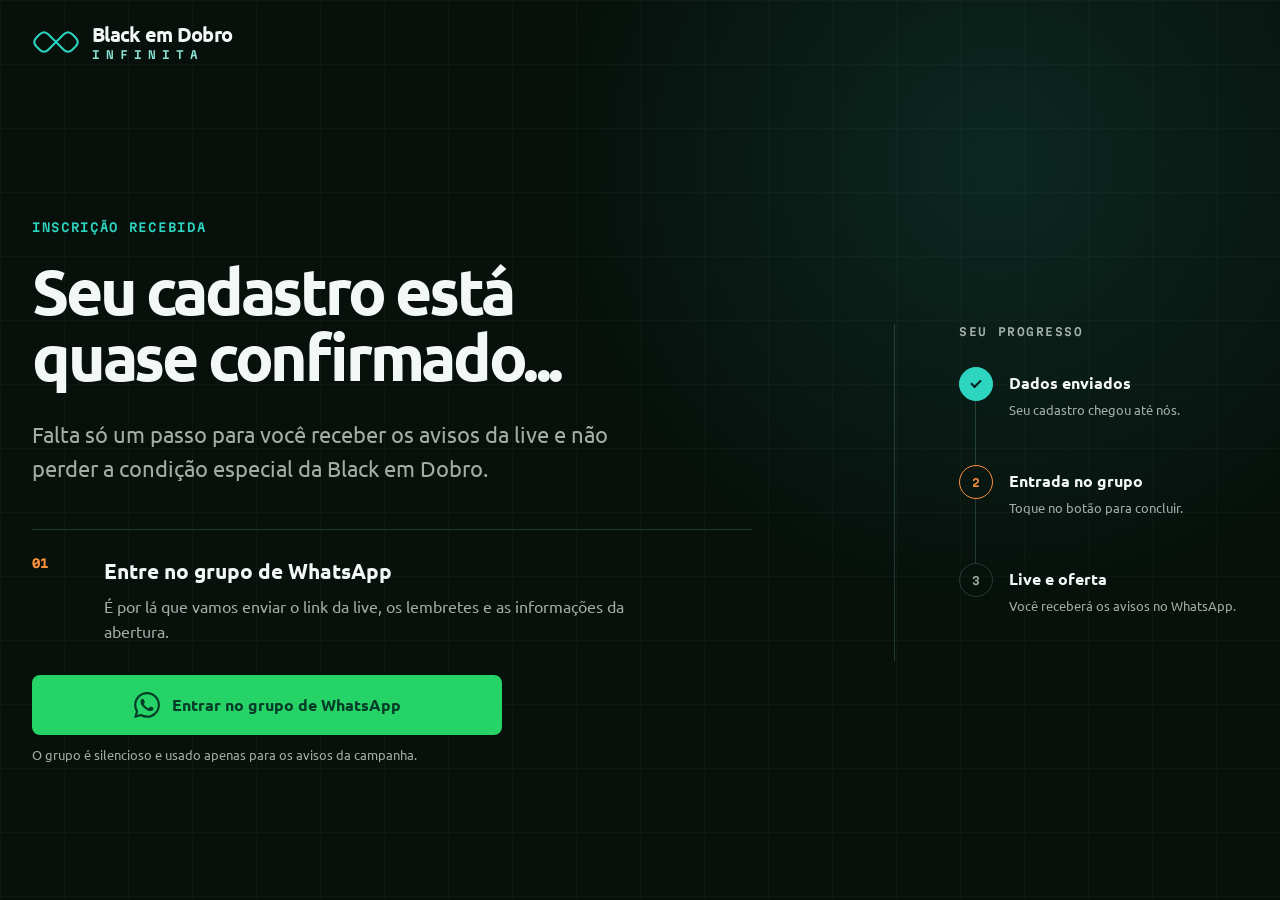
<file: obrigado/index.html>
<!doctype html>
<html lang="pt-BR">
<head>
  <!-- Google Tag Manager -->
  <script>(function(w,d,s,l,i){w[l]=w[l]||[];w[l].push({'gtm.start':
  new Date().getTime(),event:'gtm.js'});var f=d.getElementsByTagName(s)[0],
  j=d.createElement(s),dl=l!='dataLayer'?'&l='+l:'';j.async=true;j.src=
  'https://www.googletagmanager.com/gtm.js?id='+i+dl;f.parentNode.insertBefore(j,f);
  })(window,document,'script','dataLayer','GTM-NSPSF6RZ');</script>
  <!-- End Google Tag Manager -->
  <meta charset="utf-8">
  <meta name="viewport" content="width=device-width, initial-scale=1">
  <meta name="theme-color" content="#07100b">
  <meta name="robots" content="noindex, nofollow">
  <title>Confirme sua inscrição — Black em Dobro Infinita</title>
  <meta name="description" content="Entre no grupo de WhatsApp para concluir sua inscrição na Black em Dobro Infinita.">
  <link rel="preconnect" href="https://fonts.googleapis.com">
  <link rel="preconnect" href="https://fonts.gstatic.com" crossorigin>
  <link rel="stylesheet" href="https://fonts.googleapis.com/css2?family=Martian+Mono:wght@400;600;700&family=Ubuntu:wght@400;500;700&display=swap">
  <link rel="stylesheet" href="/obrigado/style.css">
</head>
<body>
  <!-- Google Tag Manager (noscript) -->
  <noscript><iframe src="https://www.googletagmanager.com/ns.html?id=GTM-NSPSF6RZ"
  height="0" width="0" style="display:none;visibility:hidden"></iframe></noscript>
  <!-- End Google Tag Manager (noscript) -->
  <a class="skip" href="#conteudo">Pular para o conteúdo</a>

  <header class="topbar">
    <a class="brand" href="/" aria-label="Black em Dobro Infinita — página inicial">
      <span class="brand-mark" aria-hidden="true">
        <svg viewBox="-2 4 64 32" fill="none"><path d="M30 20L20 10Q14 4 8 10L4 14Q-2 20 4 26L8 30Q14 36 20 30L40 10Q46 4 52 10L56 14Q62 20 56 26L52 30Q46 36 40 30Z" stroke="currentColor" stroke-width="2.8" stroke-linecap="round" stroke-linejoin="round"/></svg>
      </span>
      <span class="brand-wordmark"><span class="brand-title">Black em Dobro</span><span class="brand-edition">Infinita</span></span>
    </a>
  </header>

  <main id="conteudo" class="thanks">
    <section class="thanks-copy" aria-labelledby="thanks-title">
      <p class="eyebrow">Inscrição recebida</p>
      <h1 id="thanks-title"><span data-first-name>Seu cadastro</span> está quase confirmado<span aria-hidden="true">...</span></h1>
      <p class="lead">Falta só um passo para você receber os avisos da live e não perder a condição especial da Black em Dobro.</p>

      <div class="next-step">
        <span class="step-number" aria-hidden="true">01</span>
        <div>
          <h2>Entre no grupo de WhatsApp</h2>
          <p>É por lá que vamos enviar o link da live, os lembretes e as informações da abertura.</p>
        </div>
      </div>

      <a class="thanks-cta is-disabled" href="#" data-sendflow-link aria-disabled="true">
        <svg class="whatsapp-icon" viewBox="0 0 24 24" aria-hidden="true"><path d="M17.47 14.38c-.3-.15-1.76-.87-2.03-.97-.27-.1-.47-.15-.67.15-.2.3-.77.97-.94 1.16-.17.2-.35.22-.64.08-.3-.15-1.26-.46-2.39-1.48-.88-.79-1.48-1.76-1.65-2.06-.17-.3-.02-.46.13-.61.13-.13.3-.35.45-.52.15-.17.2-.3.3-.5.1-.2.05-.37-.03-.52-.07-.15-.67-1.61-.92-2.21-.24-.58-.49-.5-.67-.51h-.57c-.2 0-.52.07-.79.37-.27.3-1.04 1.02-1.04 2.48s1.07 2.88 1.21 3.07c.15.2 2.1 3.2 5.08 4.49.71.31 1.26.49 1.69.63.71.23 1.36.2 1.87.12.57-.09 1.76-.72 2.01-1.41.25-.69.25-1.29.17-1.41-.07-.12-.27-.2-.57-.35M12.05 21.77h-.01a9.86 9.86 0 0 1-5.03-1.38l-.36-.21-3.74.98 1-3.65-.24-.37a9.86 9.86 0 0 1-1.51-5.26C2.16 6.43 6.6 2 12.05 2a9.8 9.8 0 0 1 6.99 2.9 9.82 9.82 0 0 1 2.89 6.99c0 5.45-4.44 9.88-9.88 9.88M20.46 3.49A11.82 11.82 0 0 0 12.05 0C5.5 0 .16 5.34.16 11.89c0 2.1.55 4.14 1.59 5.95L.06 24l6.3-1.65a11.88 11.88 0 0 0 5.69 1.45c6.55 0 11.89-5.34 11.89-11.9 0-3.17-1.23-6.16-3.48-8.41"/></svg>
        <span>Entrar no grupo de WhatsApp</span>
      </a>
      <p class="cta-note" data-link-note>O link do grupo está sendo configurado.</p>
    </section>

    <aside class="thanks-status" aria-label="Progresso da inscrição">
      <p class="status-label">Seu progresso</p>
      <ol>
        <li class="is-done"><span aria-hidden="true"></span><div><strong>Dados enviados</strong><small>Seu cadastro chegou até nós.</small></div></li>
        <li class="is-current"><span aria-hidden="true">2</span><div><strong>Entrada no grupo</strong><small>Toque no botão para concluir.</small></div></li>
        <li><span aria-hidden="true">3</span><div><strong>Live e oferta</strong><small>Você receberá os avisos no WhatsApp.</small></div></li>
      </ol>
    </aside>
  </main>

  <script src="/obrigado/main.js"></script>
</body>
</html>
</file>
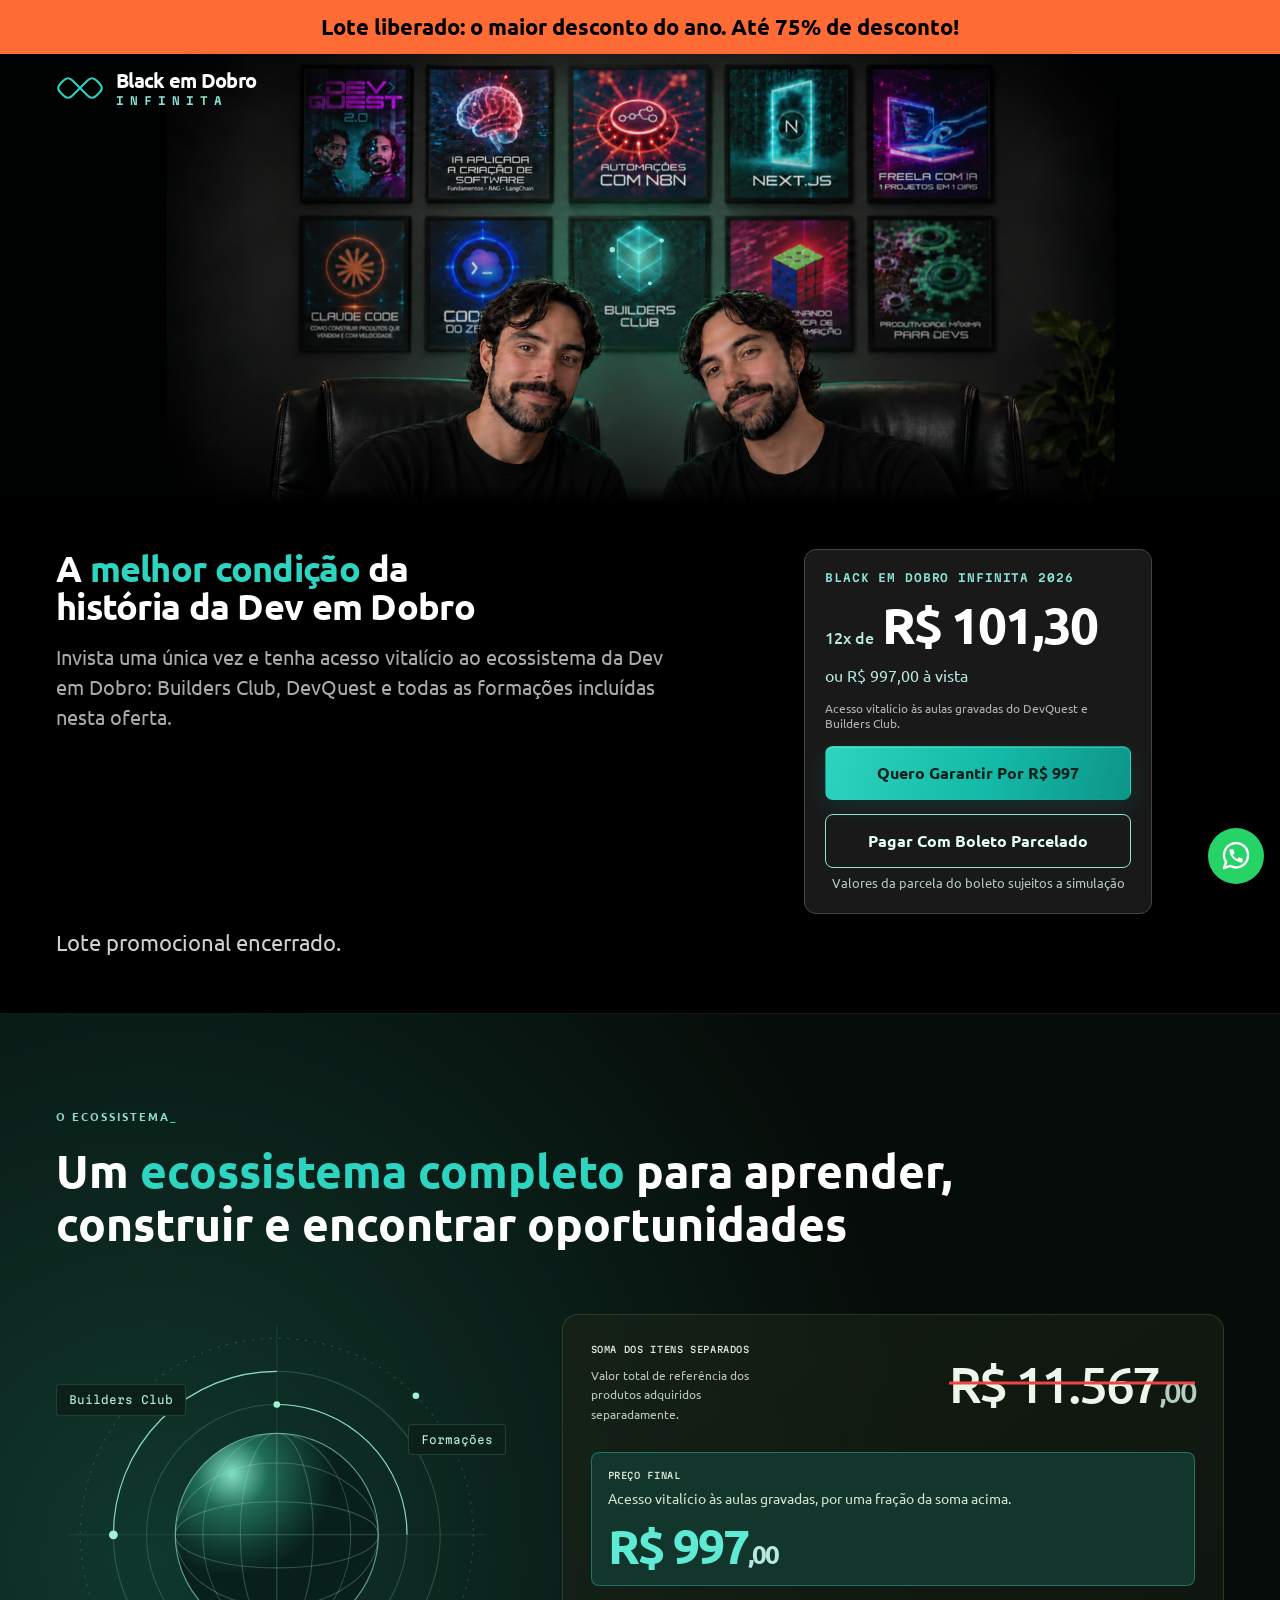
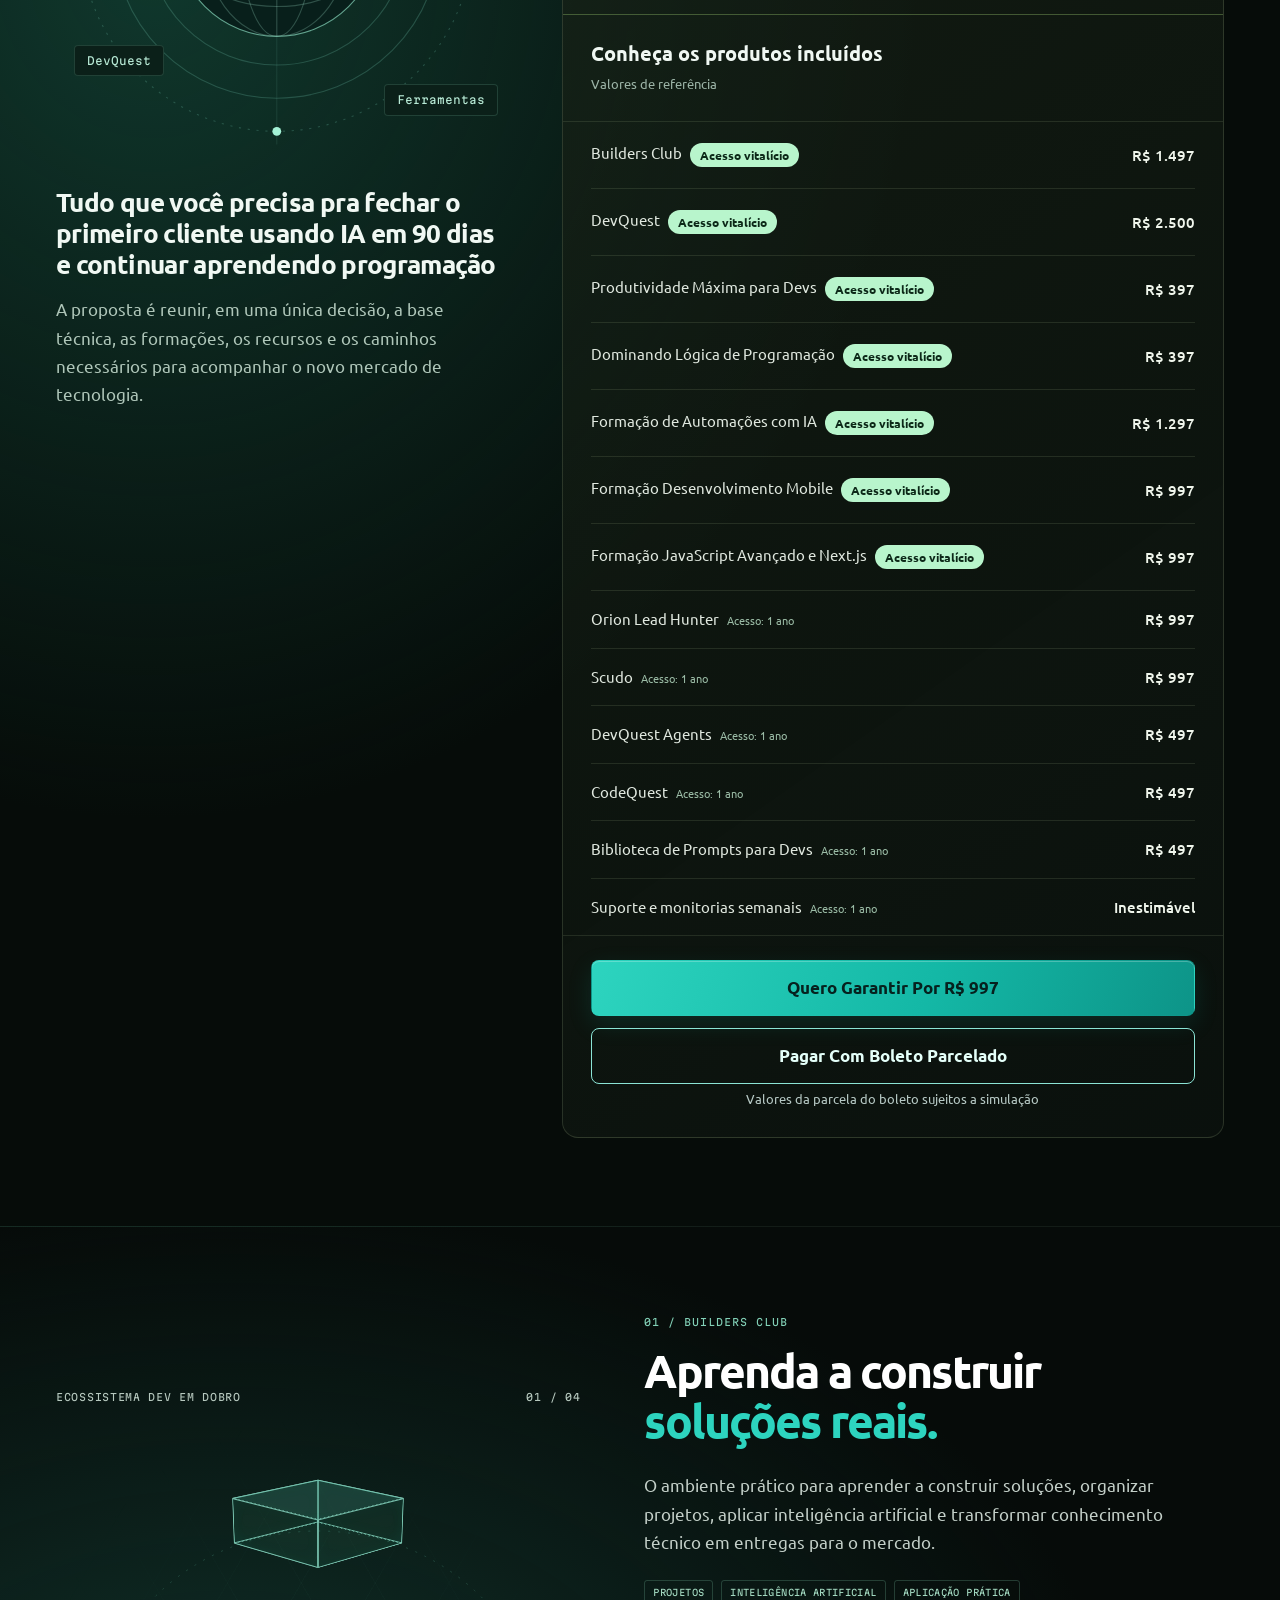
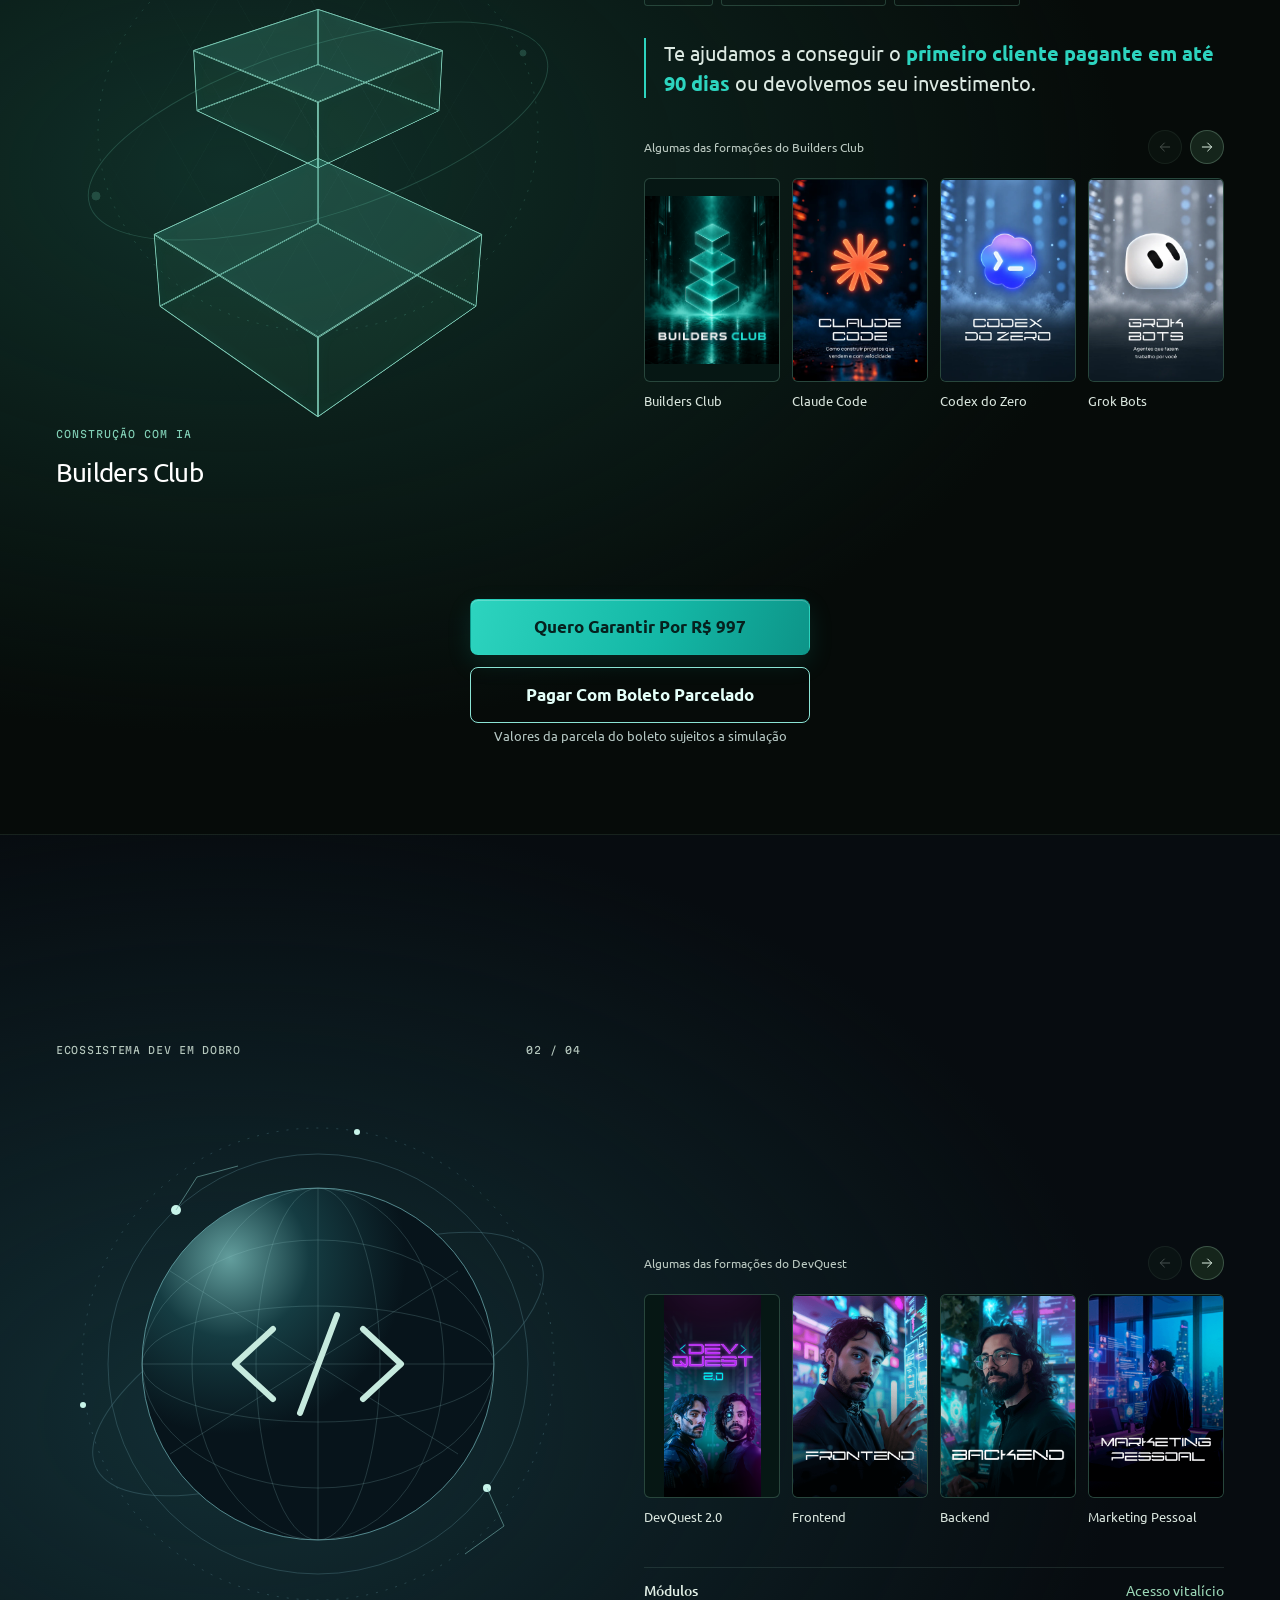
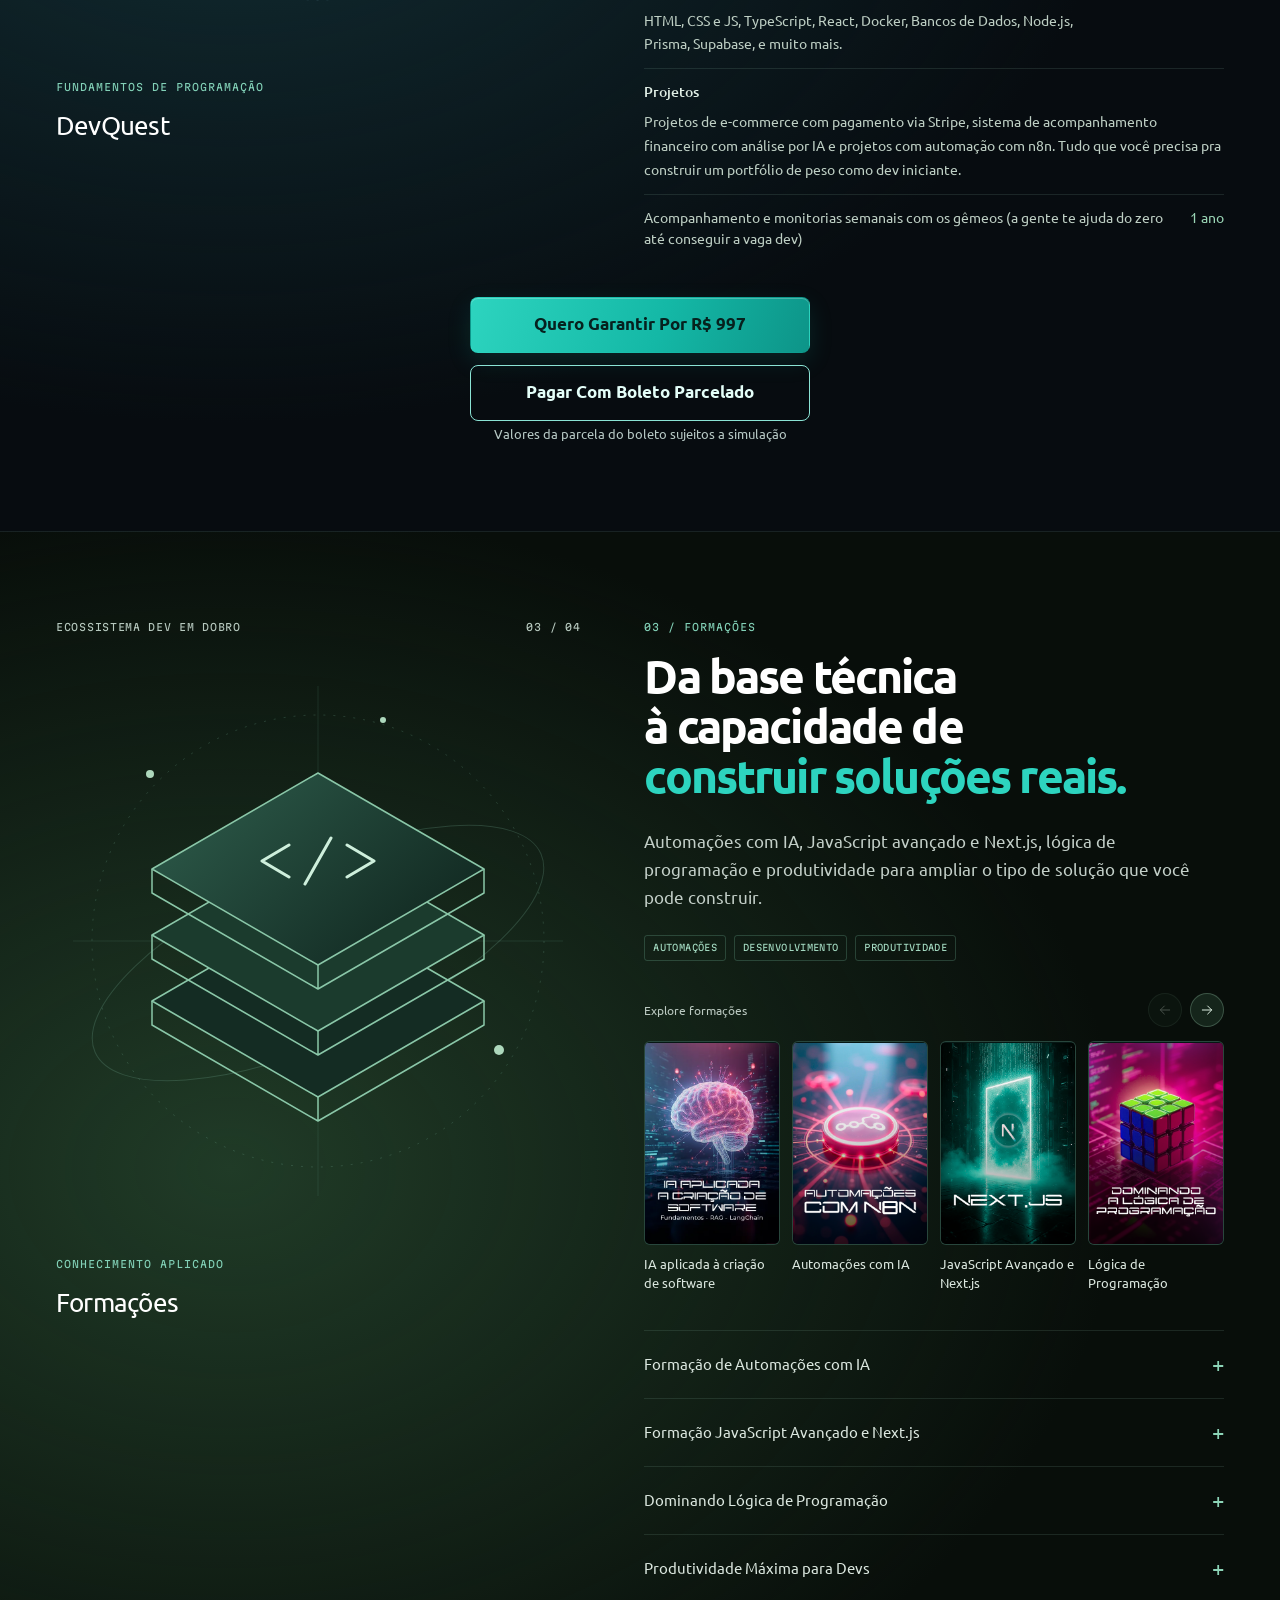
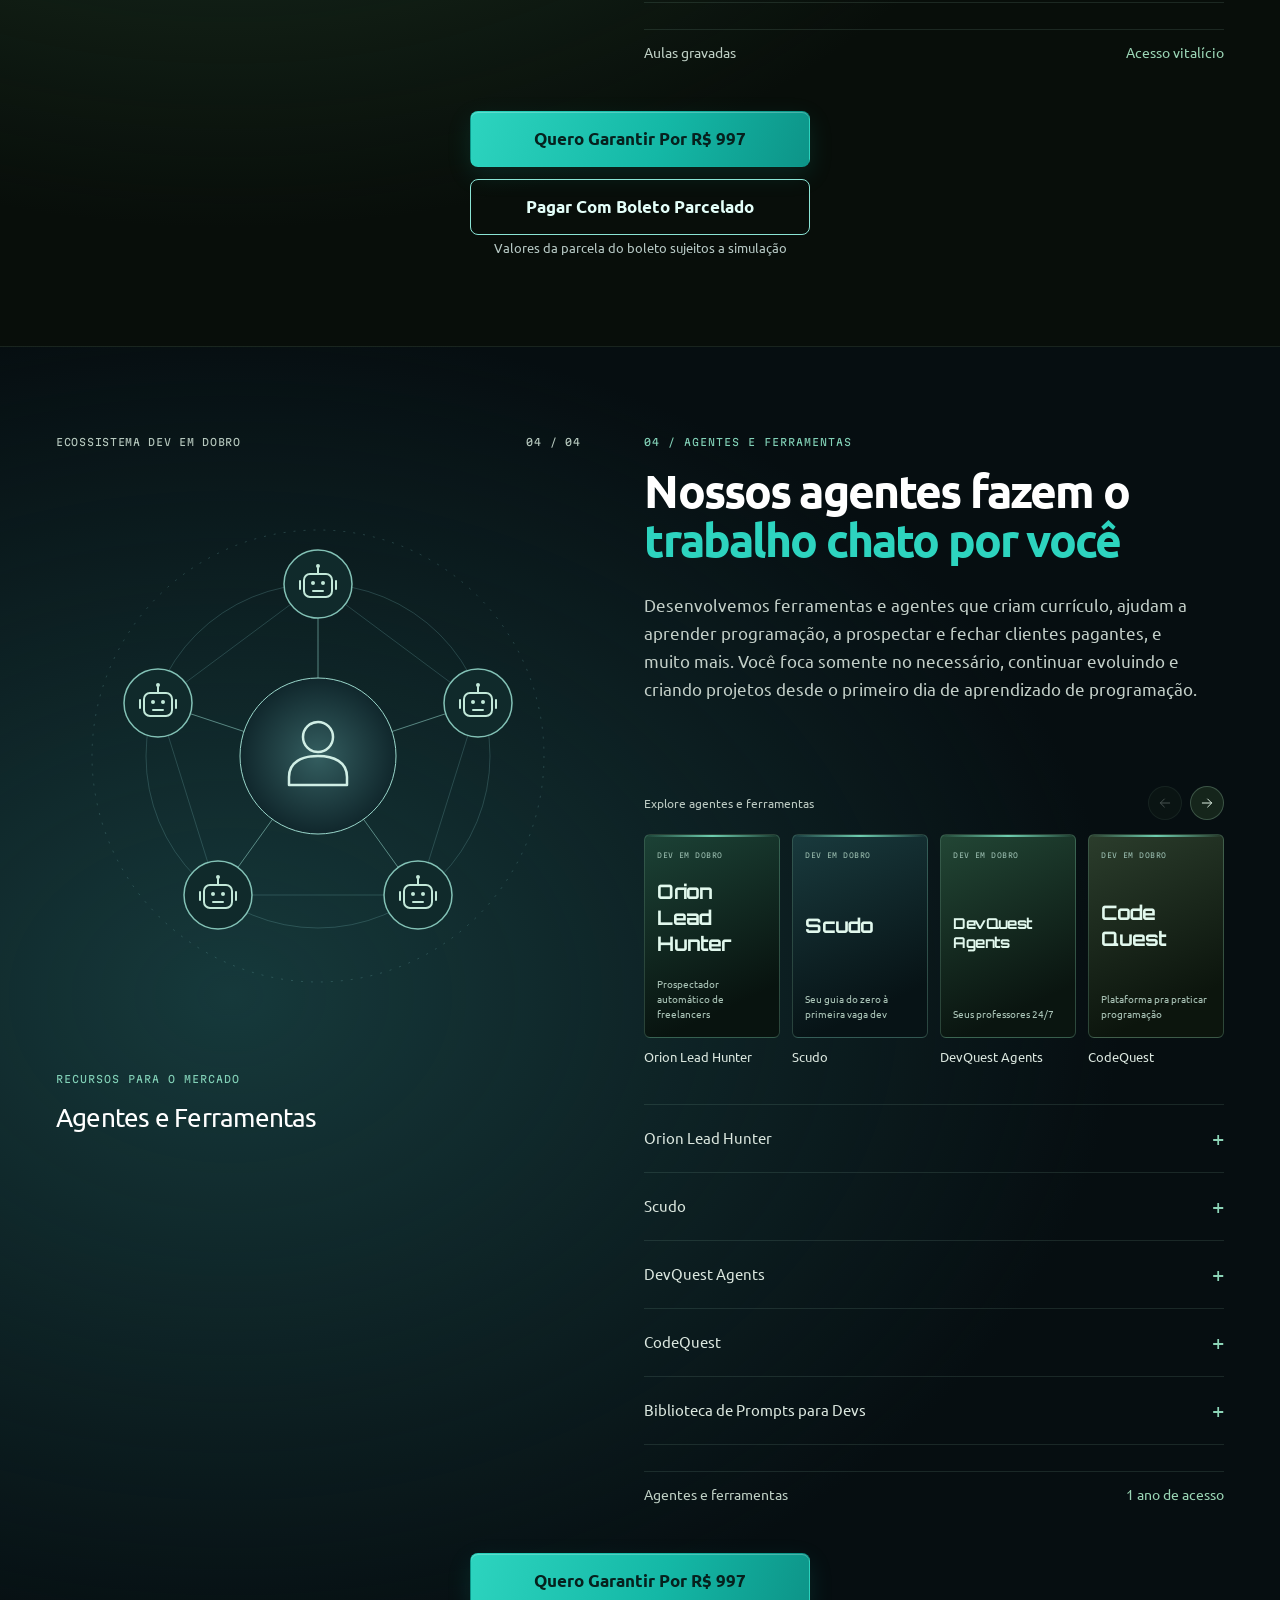
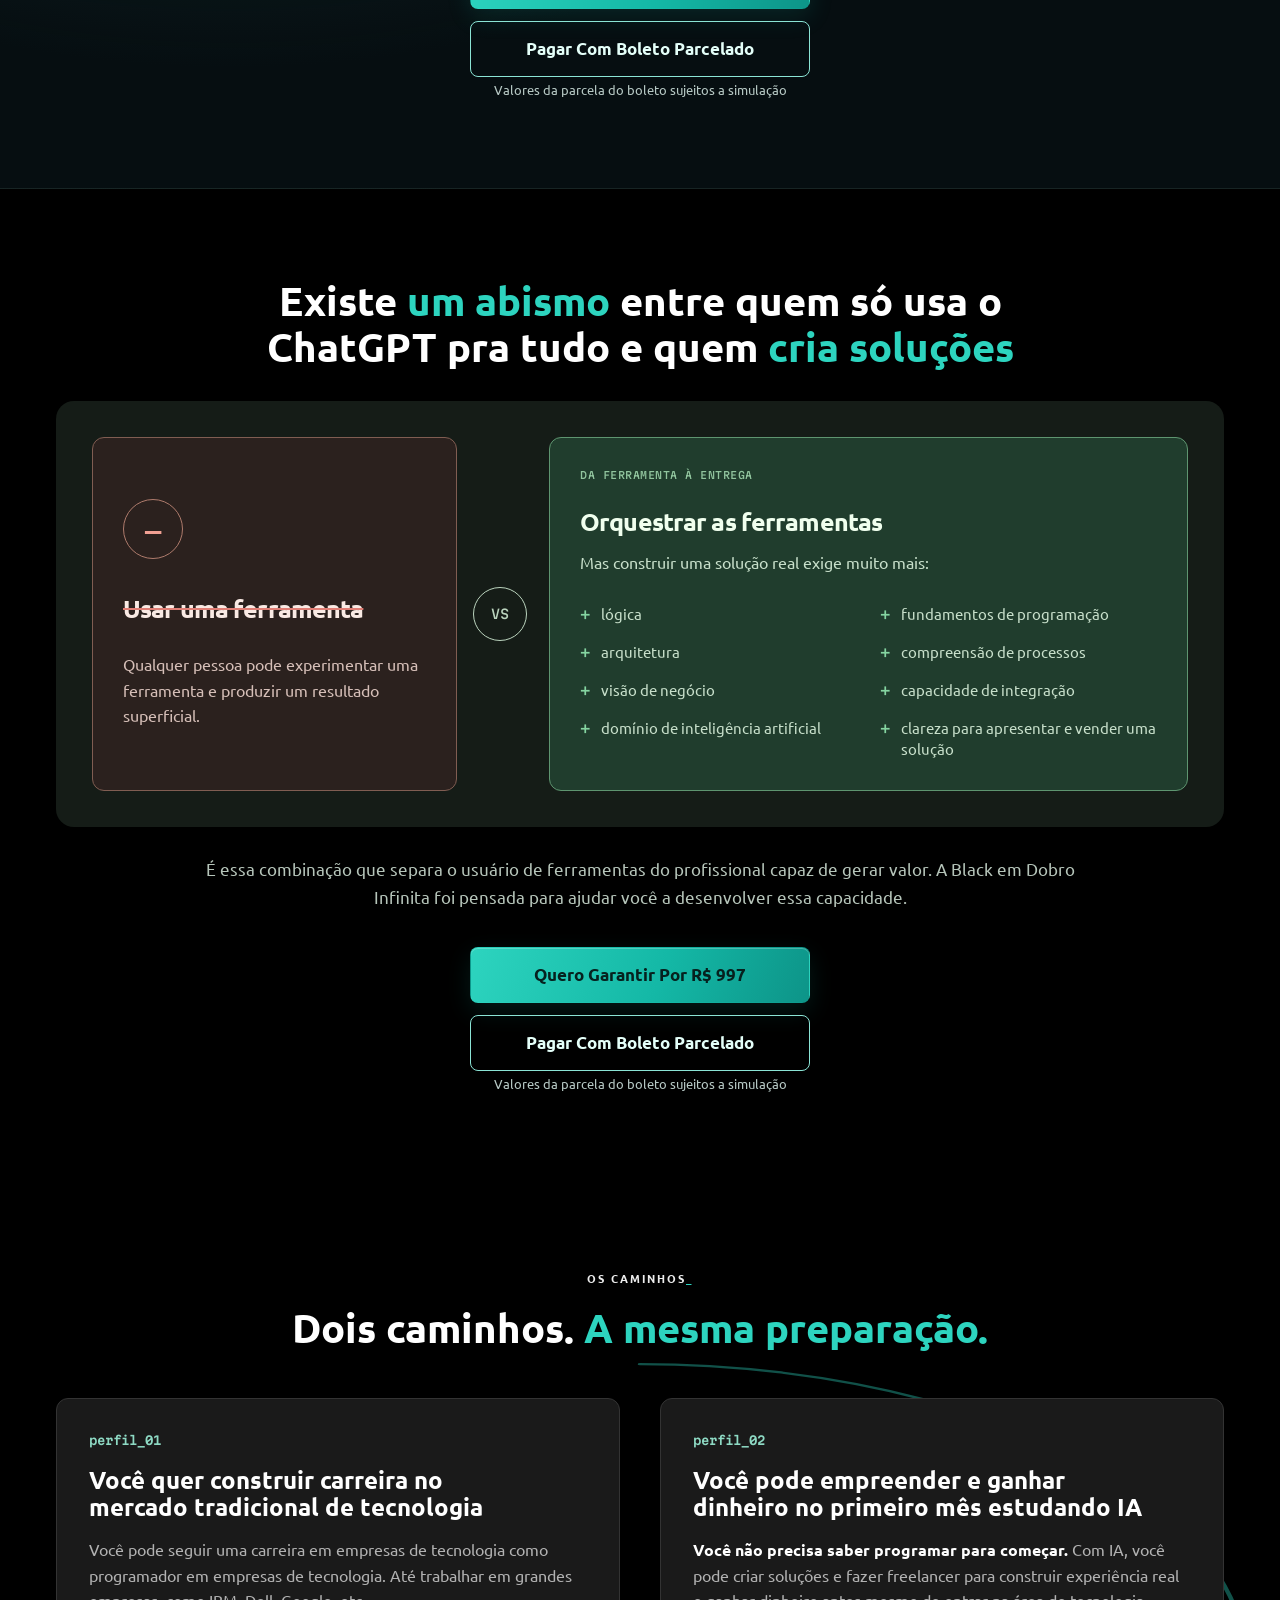
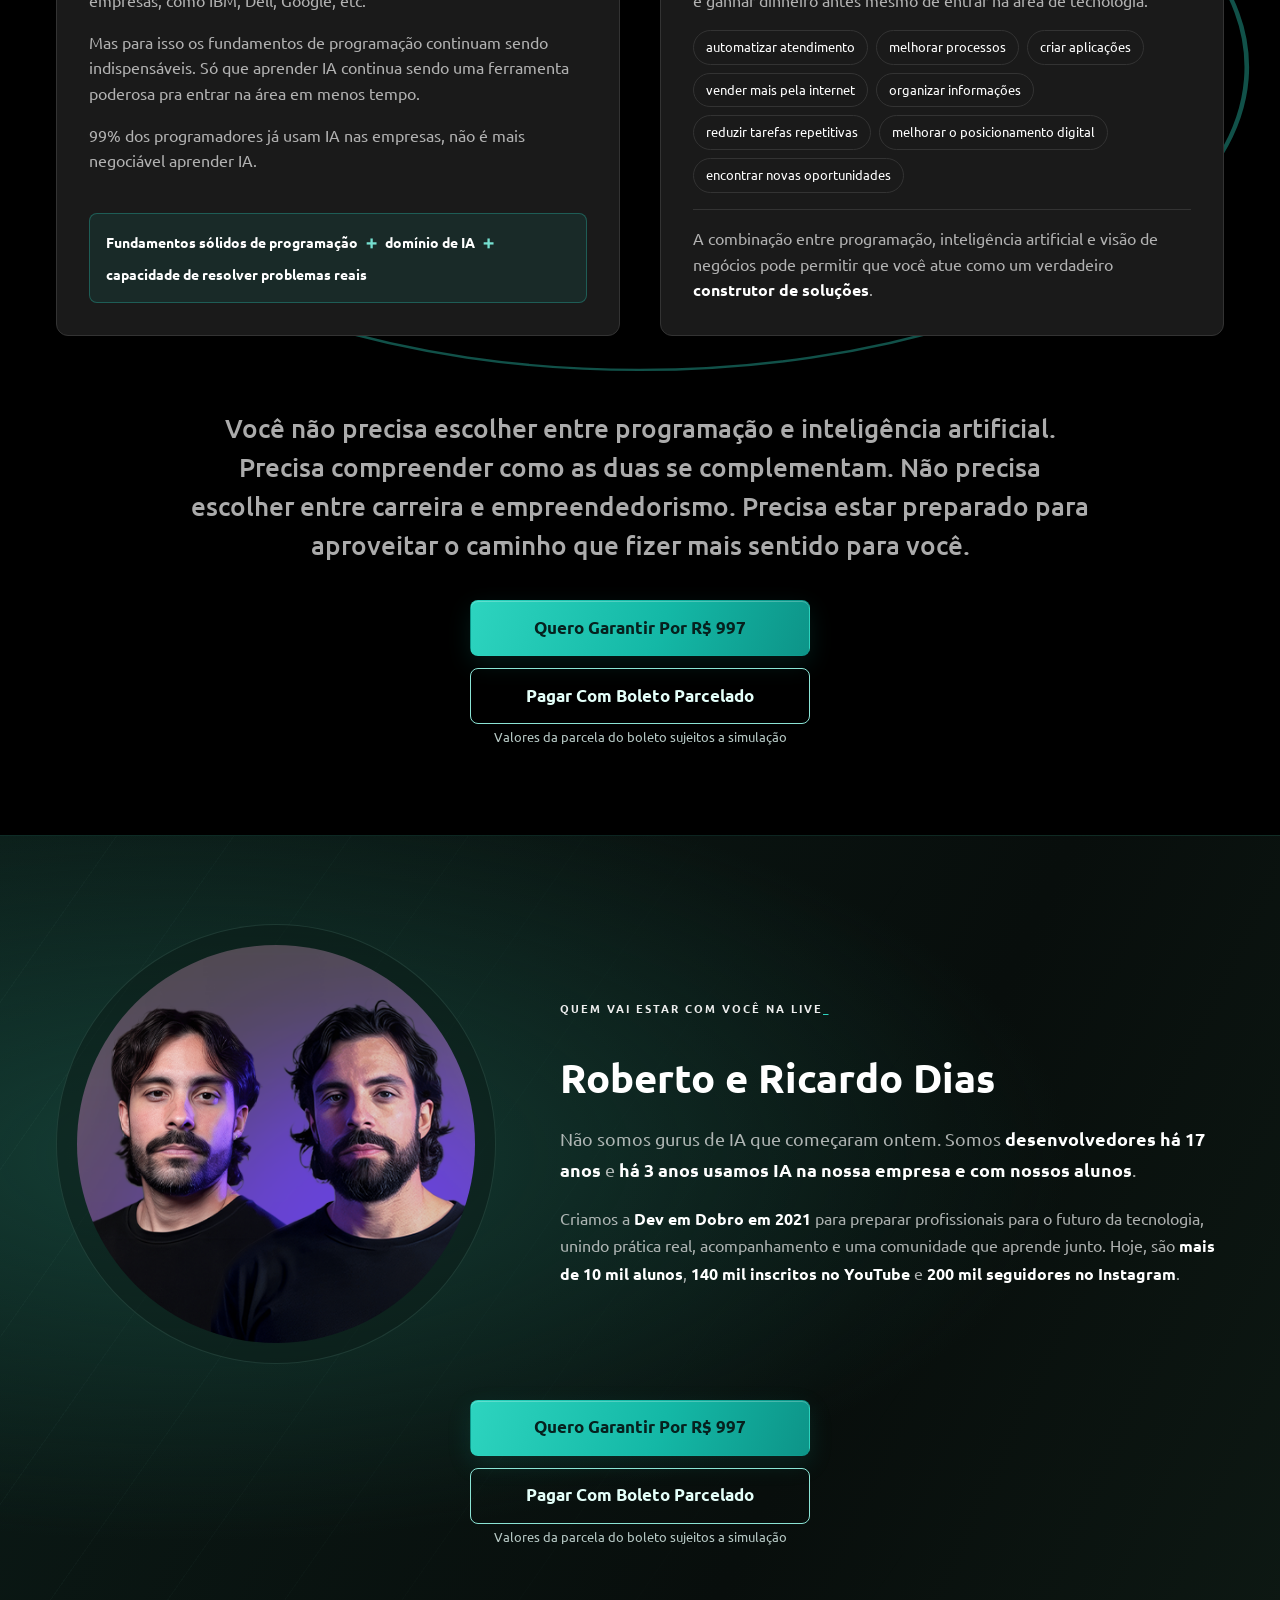
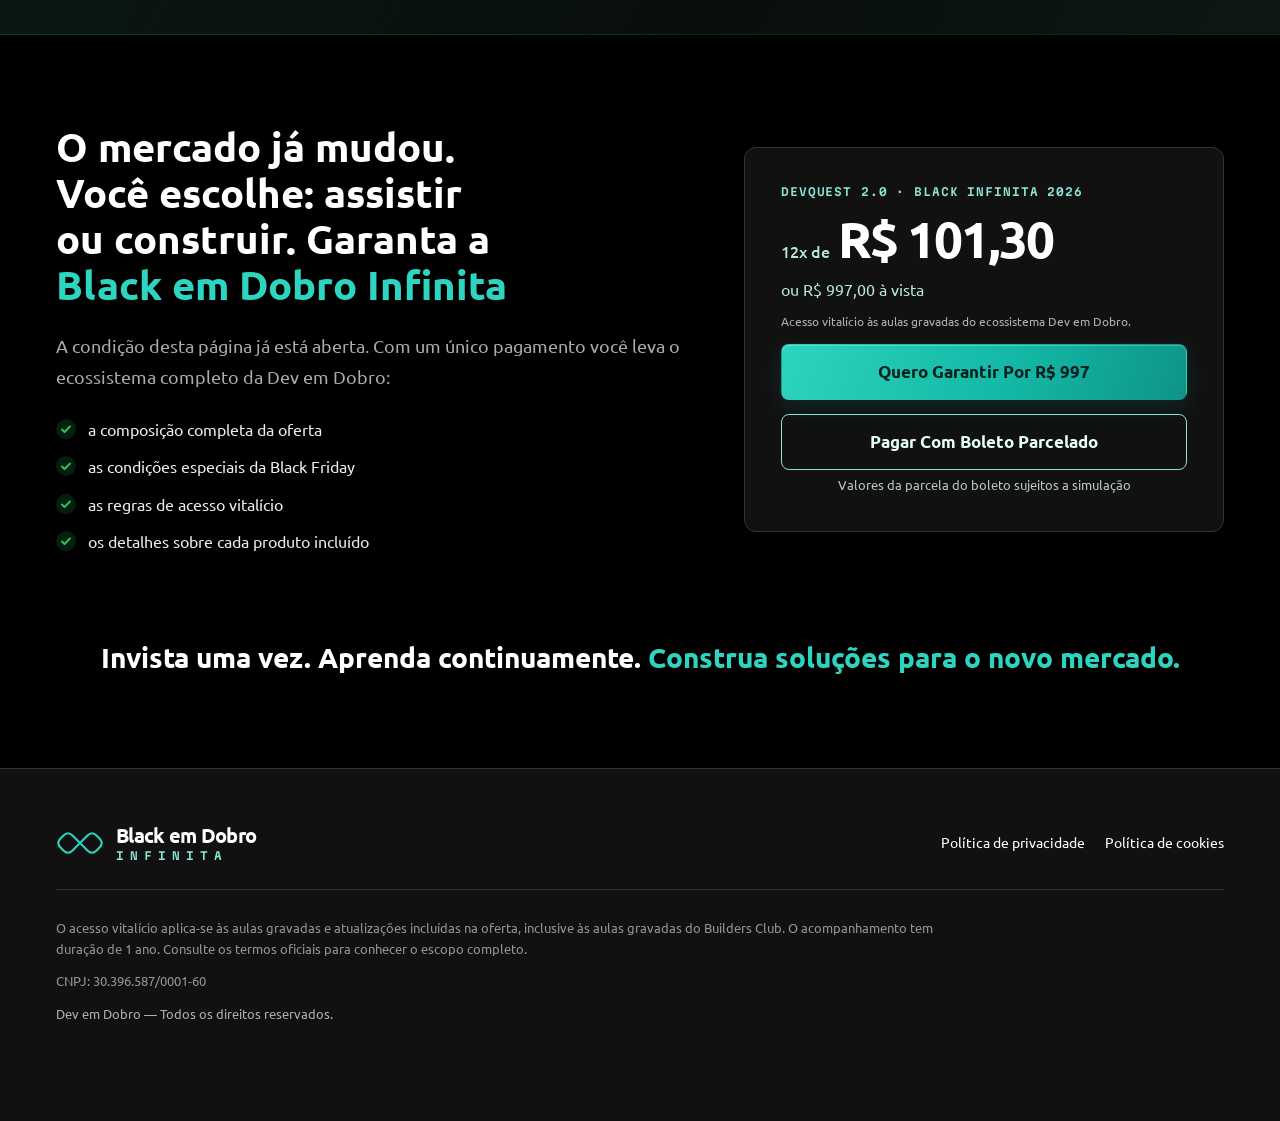
<file: oferta-geral/index.html>
<!doctype html>
<html lang="pt-BR">
<head>
  <!-- Google Tag Manager -->
  <script>(function(w,d,s,l,i){w[l]=w[l]||[];w[l].push({'gtm.start':
  new Date().getTime(),event:'gtm.js'});var f=d.getElementsByTagName(s)[0],
  j=d.createElement(s),dl=l!='dataLayer'?'&l='+l:'';j.async=true;j.src=
  'https://www.googletagmanager.com/gtm.js?id='+i+dl;f.parentNode.insertBefore(j,f);
  })(window,document,'script','dataLayer','GTM-NSPSF6RZ');</script>
  <!-- End Google Tag Manager -->
  <meta charset="utf-8">
  <meta name="viewport" content="width=device-width, initial-scale=1">
  <meta name="theme-color" content="#000000">
  <title>Dev Em Dobro - Black Infinita 2026</title>
  <meta name="description" content="DevQuest 2.0 e Black Infinita 2026 por R$ 997. Acesso vitalício às aulas gravadas do ecossistema Dev em Dobro.">
  <link rel="canonical" href="https://blackinfinita.devemdobro.com/oferta-geral">
  <link rel="preconnect" href="https://fonts.googleapis.com">
  <link rel="preconnect" href="https://fonts.gstatic.com" crossorigin>
  <link rel="stylesheet" href="https://fonts.googleapis.com/css2?family=Martian+Mono:wght@400;600;700&family=Ubuntu:ital,wght@0,400;0,500;0,700;1,400&display=swap">
  <link rel="stylesheet" href="/v2/css/style.css">
  <link rel="stylesheet" href="/v3/css/style.css?v=mobile-faces-high">
  <link rel="stylesheet" href="/v3/css/ecosystem.css?v=8">
  <link rel="stylesheet" href="/v3/css/builders.css?v=10">
  <link rel="stylesheet" href="/css/oferta.css?v=boleto-aviso-2026">
  <link rel="stylesheet" href="/css/lote-atual.css?v=bonus-novembro-2026">
</head>
<body class="v3 oferta">
  <!-- Google Tag Manager (noscript) -->
  <noscript><iframe src="https://www.googletagmanager.com/ns.html?id=GTM-NSPSF6RZ"
  height="0" width="0" style="display:none;visibility:hidden"></iframe></noscript>
  <!-- End Google Tag Manager (noscript) -->
  <a class="skip" href="#conteudo">Pular para o conteúdo</a>

  <p class="offer-ribbon offer-ribbon--general">Lote liberado: o maior desconto do ano. Até 75% de desconto!</p>

  <header class="topbar" data-persistent>
    <div class="container topbar-inner">
      <a class="brand" href="#topo" aria-label="Black em Dobro Infinita — início">
        <span class="brand-mark" aria-hidden="true"><svg viewBox="-2 4 64 32" fill="none"><path d="M30 20L20 10Q14 4 8 10L4 14Q-2 20 4 26L8 30Q14 36 20 30L40 10Q46 4 52 10L56 14Q62 20 56 26L52 30Q46 36 40 30Z" stroke="currentColor" stroke-width="2.8" stroke-linecap="round" stroke-linejoin="round"/></svg></span>
        <span class="brand-wordmark"><span class="brand-title">Black em Dobro</span><span class="brand-edition">Infinita</span></span>
      </a>
    </div>
  </header>

  <main id="conteudo">
    <section class="hero" id="topo">
      <figure class="hero-banner" data-enter="0">
        <img src="/assets/banner-bf-final.png" alt="Capas das formações da Dev em Dobro e os fundadores Roberto e Ricardo Dias" width="1942" height="809">
        <svg class="hero-cover-motion" viewBox="0 0 1942 809" fill="none" aria-hidden="true" data-active="false">
          <defs>
            <pattern id="cover-artwork" patternUnits="userSpaceOnUse" width="1942" height="809"><image href="/assets/banner-bf-final.png" width="1942" height="809"/></pattern>
            <radialGradient id="cover-artwork-fade"><stop offset=".55" stop-color="white"/><stop offset="1" stop-color="black"/></radialGradient>
            <mask id="cover-artwork-mask" maskContentUnits="objectBoundingBox"><rect width="1" height="1" fill="url(#cover-artwork-fade)"/></mask>
            <radialGradient id="cover-cube-glow"><stop stop-color="#74ffe0" stop-opacity=".7"/><stop offset="1" stop-color="#2dd4bf" stop-opacity="0"/></radialGradient>
          </defs>
          <g fill="url(#cover-artwork)">
            <rect class="cover-artwork" x="467" y="29" width="146" height="85" mask="url(#cover-artwork-mask)"/>
            <rect class="cover-artwork" x="677" y="34" width="138" height="116" mask="url(#cover-artwork-mask)"/>
            <rect class="cover-artwork" x="901" y="53" width="138" height="105" mask="url(#cover-artwork-mask)"/>
            <rect class="cover-artwork" x="1150" y="30" width="100" height="147" mask="url(#cover-artwork-mask)"/>
            <rect class="cover-artwork" x="1335" y="49" width="155" height="123" mask="url(#cover-artwork-mask)"/>
            <rect class="cover-artwork cover-artwork--turn" x="485" y="269" width="108" height="108" mask="url(#cover-artwork-mask)"/>
            <rect class="cover-artwork" x="675" y="263" width="120" height="119" mask="url(#cover-artwork-mask)"/>
            <rect class="cover-artwork" x="917" y="249" width="105" height="119" mask="url(#cover-artwork-mask)"/>
            <rect class="cover-artwork" x="1162" y="281" width="96" height="96" mask="url(#cover-artwork-mask)"/>
            <rect class="cover-artwork cover-artwork--turn" x="1387" y="291" width="106" height="106" mask="url(#cover-artwork-mask)"/>
          </g>
          <ellipse class="cover-cube-glow" cx="970" cy="310" rx="58" ry="55" fill="url(#cover-cube-glow)"/>
          <g class="cover-cube-particles" fill="#9cffe8">
            <circle cx="929" cy="297" r="4"/><circle cx="1004" cy="283" r="3.2"/><circle cx="986" cy="348" r="2.8"/><circle cx="940" cy="338" r="2"/>
          </g>
          <g class="cover-brain-particles" fill="#ffb6cc">
            <circle cx="720" cy="76" r="3.2"/><circle cx="784" cy="109" r="4"/><circle cx="776" cy="62" r="2.4"/>
          </g>
        </svg>
      </figure>
      <div class="container hero-split">
        <div class="hero-copy">
          <h1 class="hero-title" data-enter="0">A <span class="hl">melhor condição</span> da história da Dev em Dobro</h1>
          <p class="hero-lead" data-enter="1">Invista uma única vez e tenha acesso vitalício ao ecossistema da Dev em Dobro: Builders Club, DevQuest e todas as formações incluídas nesta oferta.</p>
        </div>
        <div class="card signup-card offer-card hero-form">
          <p class="offer-card-label">Black em Dobro Infinita 2026</p>
          <p class="offer-card-price"><small>12x de</small>R$ 101<span>,30</span></p>
          <p class="offer-card-cash-price">ou R$ 997,00 à vista</p>
          <p class="hero-form-note">Acesso vitalício às aulas gravadas do DevQuest e Builders Club.</p>
          <a class="btn btn-primary btn-lg btn-block" data-checkout href="https://pay.hub.la/6njIGlJgossHQysj6WA7" target="_blank" rel="noopener noreferrer">Quero garantir por R$ 997</a>
          <a class="btn btn-secondary btn-boleto btn-lg btn-block" data-checkout data-boleto href="https://pay.tmb.com.br/DevemDobro/ZBS345545R7" target="_blank" rel="noopener noreferrer">Pagar com boleto parcelado</a>
          <p class="boleto-installment-note">Valores da parcela do boleto sujeitos a simulação</p>
        </div>
        <div class="offer-lot" data-offer-period hidden>
          <progress class="offer-lot-progress" max="100" value="100" aria-label="Tempo restante do lote promocional"></progress>
          <p class="offer-lot-status">Lote promocional com vagas limitadas!</p>
          <div class="offer-lot-timer" role="timer" aria-label="Tempo até o encerramento do lote">
            <div class="offer-lot-unit"><span>Dias</span><strong data-offer-days>00</strong></div>
            <div class="offer-lot-unit"><span>Horas</span><strong data-offer-hours>00</strong></div>
            <div class="offer-lot-unit"><span>Minutos</span><strong data-offer-minutes>00</strong></div>
            <div class="offer-lot-unit"><span>Segundos</span><strong data-offer-seconds>00</strong></div>
          </div>
        </div>
      </div>
    </section>

    <section class="v3-section current-lot" id="lote-atual" aria-labelledby="current-lot-title" hidden>
      <div class="container current-lot-inner">
        <div class="current-lot-heading">
          <p class="eyebrow">Bônus da Black Infinita</p>
          <h2 id="current-lot-title">Bônus exclusivos desse lote</h2>
        </div>
        <div class="current-lot-card current-lot-bonuses">
          <article class="current-lot-bonus current-lot-bonus--holo" data-lot-bonus="sites" hidden>
            <p class="current-lot-label">Bônus 1</p>
            <h3>Workshop Construindo Sites de Alto Valor com IA</h3>
            <p class="current-lot-description">Aprenda a construir sites de alto valor com inteligência artificial.<span class="current-lot-workshop-notice"><strong>Participação ao vivo exclusiva para quem se matricular neste lote.</strong> Depois, a aula gravada ficará disponível também para quem já comprou.</span></p>
          </article>
          <article class="current-lot-bonus" data-lot-bonus="freela">
            <p class="current-lot-label">Bônus 1</p>
            <h3>Participação no desafio Meu Primeiro Freela em 45 dias</h3>
            <p class="current-lot-description">Vamos te ajudar a vender e entregar seu primeiro freela em 45 dias para aprender a faturar com IA.</p>
          </article>
          <article class="current-lot-bonus" data-lot-bonus="orion">
            <p class="current-lot-label">Bônus 3</p>
            <h3>Orion Pro. 1 ano incluído.</h3>
            <p class="current-lot-description">Um ano de acesso ao Orion Pro, ferramenta de prospecção automatizada de clientes.</p>
          </article>
          <article class="current-lot-bonus current-lot-bonus--limited" data-lot-bonus="acompanhamento">
            <p class="current-lot-label">Bônus 4</p>
            <h3>Dois anos de acompanhamento, em vez de um.</h3>
            <p class="current-lot-description">Mais um ano nas duas frentes: monitorias e grupo de WhatsApp do DevQuest, comunidade e acompanhamento do Builders Club para vender e entregar projetos.</p>
          </article>
          <article class="current-lot-bonus" data-lot-bonus="entrevistas" hidden>
            <p class="current-lot-label">Bônus 3</p>
            <h3>Workshop Como Ser Aprovado em Qualquer Entrevista Dev</h3>
            <p class="current-lot-description">Workshop com especialista em empregabilidade para se preparar para entrevistas na área dev.<span class="current-lot-workshop-notice"><strong>Participação ao vivo exclusiva para quem se matricular neste lote.</strong> Depois, a aula gravada ficará disponível também para quem já comprou.</span></p>
          </article>
          <p class="current-lot-period" data-lot-period></p>
        </div>
      </div>
    </section>

    <section class="v3-section ecosystem-section" id="ecossistema" aria-labelledby="ecosystem-title">
      <div class="container">
        <header class="ecosystem-heading" data-enter="0">
          <p class="eyebrow">O ecossistema</p>
          <h2 class="title" id="ecosystem-title">Um <span class="hl">ecossistema completo</span> para aprender, construir e encontrar oportunidades</h2>
        </header>
        <div class="ecosystem-layout">
          <div class="ecosystem-visual" data-enter="0">
            <div class="ecosystem-art" data-universe-motion aria-hidden="true">
              <svg viewBox="0 0 400 400" fill="none">
                <defs>
                  <radialGradient id="ecosystem-sphere" cx=".28" cy=".2"><stop stop-color="#81dfc2"/><stop offset=".35" stop-color="#206c56"/><stop offset=".75" stop-color="#10392f"/><stop offset="1" stop-color="#081f1b"/></radialGradient>
                  <clipPath id="ecosystem-sphere-clip"><circle cx="200" cy="200" r="92"/></clipPath>
                </defs>
                <g stroke="#4f8e7d" stroke-opacity=".4"><circle cx="200" cy="200" r="118"/><circle cx="200" cy="200" r="148"/><circle cx="200" cy="200" r="178" stroke-dasharray="2 6"/><path d="M200 10V390M10 200H390" stroke-opacity=".2"/></g>
                <circle cx="200" cy="200" r="92" fill="url(#ecosystem-sphere)" stroke="#88d7bc" stroke-opacity=".7"/>
                <g class="universe-motion ecosystem-globe" clip-path="url(#ecosystem-sphere-clip)" stroke="#a4e5cf" stroke-opacity=".25"><ellipse cx="200" cy="200" rx="92" ry="30"/><ellipse cx="200" cy="200" rx="92" ry="65"/><ellipse cx="200" cy="200" rx="33" ry="92"/><ellipse cx="200" cy="200" rx="67" ry="92"/><path d="M108 200H292M200 108V292"/></g>
                <g class="universe-motion ecosystem-orbit" stroke="#8edac4"><path d="M200 82A118 118 0 0 1 318 200"/><circle cx="200" cy="82" r="3" fill="#a4f2d6" stroke="none"/></g>
                <g class="universe-motion ecosystem-orbit ecosystem-orbit--reverse" stroke="#8edac4"><path d="M52 200A148 148 0 0 1 200 52"/><circle cx="52" cy="200" r="4" fill="#a4f2d6" stroke="none"/></g>
                <g class="universe-motion ecosystem-satellites" fill="#a4f2d6"><circle cx="200" cy="378" r="4"/><circle cx="326" cy="74" r="3"/></g>
              </svg>
              <span class="ecosystem-node ecosystem-node--builders">Builders Club</span>
              <span class="ecosystem-node ecosystem-node--devquest">DevQuest</span>
              <span class="ecosystem-node ecosystem-node--formations">Formações</span>
              <span class="ecosystem-node ecosystem-node--tools">Ferramentas</span>
            </div>
            <h3>Tudo que você precisa pra fechar o primeiro cliente usando IA em 90 dias e continuar aprendendo programação</h3>
            <p>A proposta é reunir, em uma única decisão, a base técnica, as formações, os recursos e os caminhos necessários para acompanhar o novo mercado de tecnologia.</p>
          </div>
          <div class="ecosystem-inventory">
            <div class="ecosystem-total" data-enter="1">
              <div class="ecosystem-total-summary">
                <div><p class="ecosystem-total-label">Soma dos itens separados</p><p>Valor total de referência dos produtos adquiridos separadamente.</p></div>
                <p class="ecosystem-total-value">R$ 11.567<span>,00</span></p>
              </div>
              <div class="ecosystem-final">
                <div class="ecosystem-final-copy">
                  <p class="ecosystem-total-label">Preço final</p>
                  <p>Acesso vitalício às aulas gravadas, por uma fração da soma acima.</p>
                </div>
                <p class="ecosystem-final-value">R$ 997<span>,00</span></p>
              </div>
            </div>
            <div class="ecosystem-list-heading" data-enter="0"><h3>Conheça os produtos incluídos</h3><p>Valores de referência</p></div>
            <dl class="ecosystem-products">
              <div data-enter="0"><dt>Builders Club<small class="lifetime-badge">Acesso vitalício</small></dt><dd>R$ 1.497</dd></div>
              <div data-enter="0"><dt>DevQuest<small class="lifetime-badge">Acesso vitalício</small></dt><dd>R$ 2.500</dd></div>
              <div data-enter="0"><dt>Produtividade Máxima para Devs<small class="lifetime-badge">Acesso vitalício</small></dt><dd>R$ 397</dd></div>
              <div data-enter="0"><dt>Dominando Lógica de Programação<small class="lifetime-badge">Acesso vitalício</small></dt><dd>R$ 397</dd></div>
              <div data-enter="0"><dt>Formação de Automações com IA<small class="lifetime-badge">Acesso vitalício</small></dt><dd>R$ 1.297</dd></div>
              <div data-enter="0"><dt>Formação Desenvolvimento Mobile<small class="lifetime-badge">Acesso vitalício</small></dt><dd>R$ 997</dd></div>
              <div data-enter="0"><dt>Formação JavaScript Avançado e Next.js<small class="lifetime-badge">Acesso vitalício</small></dt><dd>R$ 997</dd></div>
              <div data-enter="0"><dt>Orion Lead Hunter<small>Acesso: 1 ano</small></dt><dd>R$ 997</dd></div>
              <div data-enter="0"><dt>Scudo<small>Acesso: 1 ano</small></dt><dd>R$ 997</dd></div>
              <div data-enter="0"><dt>DevQuest Agents<small>Acesso: 1 ano</small></dt><dd>R$ 497</dd></div>
              <div data-enter="0"><dt>CodeQuest<small>Acesso: 1 ano</small></dt><dd>R$ 497</dd></div>
              <div data-enter="0"><dt>Biblioteca de Prompts para Devs<small>Acesso: 1 ano</small></dt><dd>R$ 497</dd></div>
              <div data-enter="0"><dt>Suporte e monitorias semanais<small>Acesso: 1 ano</small></dt><dd>Inestimável</dd></div>
            </dl>
            <div class="ecosystem-action" data-enter="1">
              <a class="btn btn-primary btn-lg btn-block" data-checkout href="https://pay.hub.la/6njIGlJgossHQysj6WA7" target="_blank" rel="noopener noreferrer">Quero garantir por R$ 997</a>
              <a class="btn btn-secondary btn-boleto btn-lg btn-block" data-checkout data-boleto href="https://pay.tmb.com.br/DevemDobro/ZBS345545R7" target="_blank" rel="noopener noreferrer">Pagar com boleto parcelado</a>
              <p class="boleto-installment-note">Valores da parcela do boleto sujeitos a simulação</p>
            </div>
          </div>
        </div>
      </div>
    </section>

    <section class="v3-section builders-universe" id="builders-club" aria-labelledby="builders-title">
      <div class="container builders-universe-grid">
        <div class="builders-universe-visual" data-enter="0">
          <div class="builders-universe-meta"><span>Ecossistema Dev em Dobro</span><span>01 / 04</span></div>
          <div class="builders-art" data-universe-motion aria-hidden="true">
            <svg class="builders-universe-orbits" viewBox="0 0 520 560" fill="none"><ellipse cx="260" cy="300" rx="240" ry="84" transform="rotate(-18 260 300)"/><ellipse cx="260" cy="300" rx="220" ry="200" stroke-dasharray="2 8"/><circle cx="38" cy="365" r="4" fill="currentColor"/><circle cx="465" cy="222" r="3" fill="currentColor"/></svg>
            <div class="builders-cube builders-cube--small"><span class="cube-front"></span><span class="cube-back"></span><span class="cube-left"></span><span class="cube-right"></span><span class="cube-top"></span><span class="cube-bottom"></span></div>
            <div class="builders-cube builders-cube--middle"><span class="cube-front"></span><span class="cube-back"></span><span class="cube-left"></span><span class="cube-right"></span><span class="cube-top"></span><span class="cube-bottom"></span></div>
            <div class="builders-cube builders-cube--base"><span class="cube-front"></span><span class="cube-back"></span><span class="cube-left"></span><span class="cube-right"></span><span class="cube-top"></span><span class="cube-bottom"></span></div>
          </div>
          <div class="builders-universe-caption"><p>Construção com IA</p><h3>Builders Club</h3></div>
        </div>
        <div class="builders-universe-copy">
          <p class="builders-universe-kicker" data-enter="0">01 / Builders Club</p>
          <h2 id="builders-title" data-enter="0">Aprenda a construir <span class="hl">soluções reais.</span></h2>
          <p class="builders-universe-description" data-enter="1">O ambiente prático para aprender a construir soluções, organizar projetos, aplicar inteligência artificial e transformar conhecimento técnico em entregas para o mercado.</p>
          <ul class="builders-universe-tags" aria-label="Focos do Builders Club" data-enter="2"><li>Projetos</li><li>Inteligência artificial</li><li>Aplicação prática</li></ul>
          <p class="builders-promise" data-enter="1">Te ajudamos a conseguir o <strong>primeiro cliente pagante em até 90 dias</strong> ou devolvemos seu investimento.</p>
          <div class="builders-gallery" data-course-gallery data-enter="1">
            <div class="builders-gallery-header">
              <p>Algumas das formações do Builders Club</p>
              <div class="builders-gallery-controls">
                <button type="button" data-gallery-prev aria-label="Capa anterior" aria-controls="builders-covers" disabled><svg viewBox="0 0 24 24" fill="none" aria-hidden="true"><path d="M19 12H5M11 6L5 12L11 18"/></svg></button>
                <button type="button" data-gallery-next aria-label="Próxima capa" aria-controls="builders-covers"><svg viewBox="0 0 24 24" fill="none" aria-hidden="true"><path d="M5 12H19M13 6L19 12L13 18"/></svg></button>
              </div>
            </div>
            <div class="builders-covers" id="builders-covers" role="region" aria-label="Capas dos cursos do Builders Club" tabindex="0">
              <figure class="builders-course"><div class="builders-course-image"><img src="/v3/assets/builders-club.png" alt="Capa do Builders Club" width="1122" height="1402" loading="lazy" decoding="async"></div><figcaption>Builders Club</figcaption></figure>
              <figure class="builders-course"><div class="builders-course-image"><img src="/v3/assets/claude-code-pechan.webp" alt="Capa do curso Claude Code" width="400" height="600" loading="lazy" decoding="async"></div><figcaption>Claude Code</figcaption></figure>
              <figure class="builders-course"><div class="builders-course-image"><img src="/v3/assets/codex-do-zero-pechan-azul.webp" alt="Capa do curso Codex do Zero" width="400" height="600" loading="lazy" decoding="async"></div><figcaption>Codex do Zero</figcaption></figure>
              <figure class="builders-course"><div class="builders-course-image"><img src="/v3/assets/grok-bots-pechan-cinza-v2.webp" alt="Capa do curso Grok Bots — Agentes que fazem trabalho por você" width="400" height="600" loading="lazy" decoding="async"></div><figcaption>Grok Bots</figcaption></figure>
              <figure class="builders-course" aria-label="E muito mais"><div class="builders-course-image builders-course-placeholder"><span aria-hidden="true">+</span><p>E muito mais...</p></div></figure>
            </div>
          </div>
          <dl class="builders-universe-access" data-enter="2"><div><dt>Aulas gravadas</dt><dd>Acesso vitalício</dd></div><div><dt>Acompanhamento e monitorias semanais com os gêmeos (a gente te ajuda a fechar e entregar os projetos)</dt><dd>1 ano</dd></div></dl>
        </div>
      </div>
      <div class="container offer-cta offer-cta--center">
        <a class="btn btn-primary btn-lg" data-checkout href="https://pay.hub.la/6njIGlJgossHQysj6WA7" target="_blank" rel="noopener noreferrer">Quero garantir por R$ 997</a>
        <a class="btn btn-secondary btn-boleto btn-lg" data-checkout data-boleto href="https://pay.tmb.com.br/DevemDobro/ZBS345545R7" target="_blank" rel="noopener noreferrer">Pagar com boleto parcelado</a>
        <p class="boleto-installment-note">Valores da parcela do boleto sujeitos a simulação</p>
      </div>
    </section>

    <section class="v3-section builders-universe devquest-universe" id="devquest" aria-labelledby="devquest-title">
      <div class="container builders-universe-grid">
        <div class="builders-universe-visual" data-enter="0">
          <div class="builders-universe-meta"><span>Ecossistema Dev em Dobro</span><span>02 / 04</span></div>
          <div class="devquest-art" data-universe-motion aria-hidden="true">
            <svg viewBox="0 0 520 560" fill="none">
              <defs><radialGradient id="devquest-sphere" cx=".25" cy=".2"><stop stop-color="#639e9d"/><stop offset=".45" stop-color="#153c42"/><stop offset="1" stop-color="#07141b"/></radialGradient><clipPath id="devquest-globe-clip"><circle cx="260" cy="280" r="176"/></clipPath></defs>
              <g class="universe-motion universe-orbit" stroke="#527e88" stroke-opacity=".4"><circle cx="260" cy="280" r="210"/><circle cx="260" cy="280" r="236" stroke-dasharray="2 8"/><ellipse cx="260" cy="280" rx="245" ry="90" transform="rotate(-25 260 280)"/></g>
              <circle cx="260" cy="280" r="176" fill="url(#devquest-sphere)" stroke="#73b6b9" stroke-opacity=".7"/>
              <g class="universe-motion devquest-grid" clip-path="url(#devquest-globe-clip)" stroke="#95cdcd" stroke-opacity=".2"><ellipse cx="260" cy="280" rx="176" ry="58"/><ellipse cx="260" cy="280" rx="176" ry="124"/><ellipse cx="260" cy="280" rx="62" ry="176"/><ellipse cx="260" cy="280" rx="126" ry="176"/><path d="M84 280H436M260 104V456M112 187L400 370M112 370L400 187"/></g>
              <g stroke="#c6eade" stroke-width="6" stroke-linecap="round" stroke-linejoin="round"><path d="M215 245L177 280L215 315M305 245L343 280L305 315M279 231L242 329"/></g>
              <g class="universe-motion devquest-satellites" fill="#c7f4e9">
                <circle cx="118" cy="126" r="5"/><circle cx="429" cy="404" r="4"/><circle cx="25" cy="321" r="3"/><circle cx="299" cy="48" r="3"/>
                <path d="M118 126L139 93L180 82M429 404L446 442L407 470" fill="none" stroke="#77b3ae" stroke-opacity=".6"/>
              </g>
            </svg>
          </div>
          <div class="builders-universe-caption"><p>Fundamentos de programação</p><h3>DevQuest</h3></div>
        </div>
        <div class="builders-universe-copy">
          <p class="builders-universe-kicker" data-enter="0">02 / DevQuest</p>
          <h2 id="devquest-title" data-enter="0">Entenda a lógica. <span class="hl">Domine a programação.</span></h2>
          <p class="builders-universe-description" data-enter="1">Primeira formação de programação guiada por IA do Brasil. A base de programação, lógica e desenvolvimento necessária para compreender o que está por trás das ferramentas e construir com mais segurança.</p>
          <ul class="builders-universe-tags" aria-label="Focos do DevQuest" data-enter="2"><li>Programação</li><li>Lógica</li><li>Desenvolvimento</li></ul>
          <div class="builders-gallery" data-course-gallery data-enter="1">
            <div class="builders-gallery-header">
              <p>Algumas das formações do DevQuest</p>
              <div class="builders-gallery-controls">
                <button type="button" data-gallery-prev aria-label="Capa anterior" aria-controls="devquest-covers" disabled><svg viewBox="0 0 24 24" fill="none" aria-hidden="true"><path d="M19 12H5M11 6L5 12L11 18"/></svg></button>
                <button type="button" data-gallery-next aria-label="Próxima capa" aria-controls="devquest-covers"><svg viewBox="0 0 24 24" fill="none" aria-hidden="true"><path d="M5 12H19M13 6L19 12L13 18"/></svg></button>
              </div>
            </div>
            <div class="builders-covers" id="devquest-covers" role="region" aria-label="Capas da formação DevQuest" tabindex="0">
              <figure class="builders-course"><div class="builders-course-image"><img src="/v3/assets/devquest.png" alt="Capa da formação DevQuest 2.0" width="1288" height="2688" loading="lazy" decoding="async"></div><figcaption>DevQuest 2.0</figcaption></figure>
              <figure class="builders-course"><div class="builders-course-image"><img src="/v3/assets/devquest-frontend.png" alt="Capa do módulo Frontend" width="400" height="600" loading="lazy" decoding="async"></div><figcaption>Frontend</figcaption></figure>
              <figure class="builders-course"><div class="builders-course-image"><img src="/v3/assets/devquest-backend.png" alt="Capa do módulo Backend" width="400" height="600" loading="lazy" decoding="async"></div><figcaption>Backend</figcaption></figure>
              <figure class="builders-course"><div class="builders-course-image"><img src="/v3/assets/devquest-marketing-pessoal.png" alt="Capa do módulo Marketing Pessoal" width="400" height="600" loading="lazy" decoding="async"></div><figcaption>Marketing Pessoal</figcaption></figure>
              <figure class="builders-course"><div class="builders-course-image"><img src="/v3/assets/next-js.png" alt="Capa da formação Next.js" width="400" height="600" loading="lazy" decoding="async"></div><figcaption>Next.js</figcaption></figure>
              <figure class="builders-course"><div class="builders-course-image"><img src="/v3/assets/devquest-ia-para-devs.png" alt="Capa do módulo IA para Devs" width="400" height="600" loading="lazy" decoding="async"></div><figcaption>IA para Devs</figcaption></figure>
              <figure class="builders-course"><div class="builders-course-image"><img src="/v3/assets/devquest-syntax-wear.png" alt="Capa do projeto Syntax Wear — E-commerce feito em React.js e TypeScript" width="400" height="600" loading="lazy" decoding="async"></div><figcaption>Syntax Wear</figcaption></figure>
              <figure class="builders-course"><div class="builders-course-image"><img src="/v3/assets/devquest-fintrack-ai.webp" alt="Capa do projeto FinTrack AI" width="400" height="600" loading="lazy" decoding="async"></div><figcaption>FinTrack AI</figcaption></figure>
              <figure class="builders-course" aria-label="E muito mais"><div class="builders-course-image builders-course-placeholder"><span aria-hidden="true">+</span><p>E muito mais...</p></div></figure>
            </div>
          </div>
          <dl class="builders-universe-access" data-enter="2"><div class="devquest-modules"><dt><strong>Módulos</strong><span>HTML, CSS e JS, TypeScript, React, Docker, Bancos de Dados, Node.js, Prisma, Supabase, e muito mais.</span></dt><dd>Acesso vitalício</dd></div><div class="devquest-projects"><dt>Projetos</dt><dd>Projetos de e-commerce com pagamento via Stripe, sistema de acompanhamento financeiro com análise por IA e projetos com automação com n8n. Tudo que você precisa pra construir um portfólio de peso como dev iniciante.</dd></div><div><dt>Acompanhamento e monitorias semanais com os gêmeos (a gente te ajuda do zero até conseguir a vaga dev)</dt><dd>1 ano</dd></div></dl>
        </div>
      </div>
      <div class="container offer-cta offer-cta--center">
        <a class="btn btn-primary btn-lg" data-checkout href="https://pay.hub.la/6njIGlJgossHQysj6WA7" target="_blank" rel="noopener noreferrer">Quero garantir por R$ 997</a>
        <a class="btn btn-secondary btn-boleto btn-lg" data-checkout data-boleto href="https://pay.tmb.com.br/DevemDobro/ZBS345545R7" target="_blank" rel="noopener noreferrer">Pagar com boleto parcelado</a>
        <p class="boleto-installment-note">Valores da parcela do boleto sujeitos a simulação</p>
      </div>
    </section>

    <section class="v3-section builders-universe formations-universe" id="formacoes" aria-labelledby="formacoes-title">
      <div class="container builders-universe-grid">
        <div class="builders-universe-visual" data-enter="0">
          <div class="builders-universe-meta"><span>Ecossistema Dev em Dobro</span><span>03 / 04</span></div>
          <div class="devquest-art" data-universe-motion aria-hidden="true">
            <svg viewBox="0 0 520 560" fill="none">
              <defs><linearGradient id="formations-panel" x1="130" y1="140" x2="370" y2="400" gradientUnits="userSpaceOnUse"><stop stop-color="#2b5747"/><stop offset="1" stop-color="#0a1b16"/></linearGradient></defs>
              <g stroke="#75ad94" stroke-opacity=".25"><circle cx="260" cy="280" r="226" stroke-dasharray="2 8"/><ellipse cx="260" cy="292" rx="244" ry="88" transform="rotate(-24 260 292)"/><path d="M260 25V535M15 280H505" stroke-opacity=".15"/></g>
              <g stroke="#8ac7a8" stroke-width="1.5" stroke-linejoin="round">
                <g class="universe-motion formation-layer formation-layer--base"><path d="M94 340L260 244L426 340L260 436Z" fill="#142c23"/><path d="M94 340V364L260 460L426 364V340M260 436V460"/></g>
                <g class="universe-motion formation-layer formation-layer--middle"><path d="M94 274L260 178L426 274L260 370Z" fill="#1b3b2d"/><path d="M94 274V298L260 394L426 298V274M260 370V394"/></g>
                <g class="universe-motion formation-layer">
                  <path d="M94 208L260 112L426 208L260 304Z" fill="url(#formations-panel)"/><path d="M94 208V232L260 328L426 232V208M260 304V328"/>
                  <g stroke="#ceefdc" stroke-width="3" stroke-linecap="round" stroke-linejoin="round"><path d="M231 184L204 200L231 216M289 184L316 200L289 216M273 177L247 223"/></g>
                </g>
              </g>
              <g fill="#add8bc"><circle cx="92" cy="113" r="4"/><circle cx="441" cy="389" r="5"/><circle cx="325" cy="59" r="3"/></g>
            </svg>
          </div>
          <div class="builders-universe-caption"><p>Conhecimento aplicado</p><h3>Formações</h3></div>
        </div>
        <div class="builders-universe-copy">
          <p class="builders-universe-kicker" data-enter="0">03 / Formações</p>
          <h2 id="formacoes-title" data-enter="0">Da base técnica à capacidade de <span class="hl">construir soluções reais.</span></h2>
          <p class="builders-universe-description" data-enter="1">Automações com IA, JavaScript avançado e Next.js, lógica de programação e produtividade para ampliar o tipo de solução que você pode construir.</p>
          <ul class="builders-universe-tags" aria-label="Focos de Formações" data-enter="2"><li>Automações</li><li>Desenvolvimento</li><li>Produtividade</li></ul>
          <div class="builders-gallery" data-course-gallery data-enter="1">
            <div class="builders-gallery-header">
              <p>Explore formações</p>
              <div class="builders-gallery-controls">
                <button type="button" data-gallery-prev aria-label="Capa anterior" aria-controls="formacoes-covers" disabled><svg viewBox="0 0 24 24" fill="none" aria-hidden="true"><path d="M19 12H5M11 6L5 12L11 18"/></svg></button>
                <button type="button" data-gallery-next aria-label="Próxima capa" aria-controls="formacoes-covers"><svg viewBox="0 0 24 24" fill="none" aria-hidden="true"><path d="M5 12H19M13 6L19 12L13 18"/></svg></button>
              </div>
            </div>
            <div class="builders-covers" id="formacoes-covers" role="region" aria-label="Explore formações" tabindex="0">
              <figure class="builders-course"><div class="builders-course-image"><img src="/v3/assets/ia-aplicada-software.webp" alt="Capa de IA aplicada à criação de software — Fundamentos, RAG e LangChain" width="400" height="600" loading="lazy" decoding="async"></div><figcaption>IA aplicada à criação de software</figcaption></figure>
              <figure class="builders-course"><div class="builders-course-image"><img src="/v3/assets/automacoes-n8n.png" alt="Capa de Formação de Automações com IA" width="400" height="600" loading="lazy" decoding="async"></div><figcaption>Automações com IA</figcaption></figure>
              <figure class="builders-course"><div class="builders-course-image"><img src="/v3/assets/next-js.png" alt="Capa de Next.js na formação JavaScript Avançado e Next.js" width="400" height="600" loading="lazy" decoding="async"></div><figcaption>JavaScript Avançado e Next.js</figcaption></figure>
              <figure class="builders-course"><div class="builders-course-image"><img src="/v3/assets/logica-programacao.png" alt="Capa de Dominando Lógica de Programação" width="400" height="600" loading="lazy" decoding="async"></div><figcaption>Lógica de Programação</figcaption></figure>
              <figure class="builders-course"><div class="builders-course-image"><img src="/v3/assets/produtividade-devs.png" alt="Capa de Produtividade Máxima para Devs" width="400" height="600" loading="lazy" decoding="async"></div><figcaption>Produtividade para Devs</figcaption></figure>
              <figure class="builders-course" aria-label="E muito mais"><div class="builders-course-image builders-course-placeholder"><span aria-hidden="true">+</span><p>E muito mais...</p></div></figure>
            </div>
          </div>
          <div class="universe-product-list">
            <details data-enter="0"><summary>Formação de Automações com IA</summary><p>Aprenda a utilizar inteligência artificial para criar automações capazes de reduzir tarefas repetitivas e aumentar a eficiência de processos.</p></details>
            <details data-enter="0"><summary>Formação JavaScript Avançado e Next.js</summary><p>Aprofundamento em JavaScript e Next.js para o desenvolvimento de aplicações modernas.</p></details>
            <details data-enter="0"><summary>Dominando Lógica de Programação</summary><p>Os fundamentos para raciocinar como um programador e compreender a lógica por trás de aplicações e sistemas.</p></details>
            <details data-enter="0"><summary>Produtividade Máxima para Devs</summary><p>Métodos e práticas para desenvolver com mais foco, organização e eficiência.</p></details>
          </div>
          <dl class="builders-universe-access" data-enter="2"><div><dt>Aulas gravadas</dt><dd>Acesso vitalício</dd></div></dl>
        </div>
      </div>
      <div class="container offer-cta offer-cta--center">
        <a class="btn btn-primary btn-lg" data-checkout href="https://pay.hub.la/6njIGlJgossHQysj6WA7" target="_blank" rel="noopener noreferrer">Quero garantir por R$ 997</a>
        <a class="btn btn-secondary btn-boleto btn-lg" data-checkout data-boleto href="https://pay.tmb.com.br/DevemDobro/ZBS345545R7" target="_blank" rel="noopener noreferrer">Pagar com boleto parcelado</a>
        <p class="boleto-installment-note">Valores da parcela do boleto sujeitos a simulação</p>
      </div>
    </section>

    <section class="v3-section builders-universe tools-universe" id="agentes-ferramentas" aria-labelledby="agentes-ferramentas-title">
      <div class="container builders-universe-grid">
        <div class="builders-universe-visual" data-enter="0">
          <div class="builders-universe-meta"><span>Ecossistema Dev em Dobro</span><span>04 / 04</span></div>
          <div class="devquest-art" data-universe-motion aria-hidden="true">
            <svg viewBox="0 0 520 560" fill="none">
              <defs>
                <radialGradient id="tools-hub"><stop stop-color="#345e60"/><stop offset="1" stop-color="#10272c"/></radialGradient>
                <g id="tools-robot-head" stroke="#c2e8d9" stroke-width="2" stroke-linecap="round" stroke-linejoin="round">
                  <rect x="-14" y="-10" width="28" height="23" rx="6"/><path d="M0 -10V-16M-18 -3V5M18 -3V5M-5 7H5"/>
                  <circle cy="-18" r="2" fill="#c2e8d9" stroke="none"/><circle cx="-5" cy="-1" r="2" fill="#c2e8d9" stroke="none"/><circle cx="5" cy="-1" r="2" fill="#c2e8d9" stroke="none"/>
                </g>
              </defs>
              <g class="universe-motion tools-network" stroke="#79b9b8" stroke-opacity=".25"><circle cx="260" cy="280" r="226" stroke-dasharray="2 8"/><circle cx="260" cy="280" r="172"/><path d="M260 108L420 227L360 419H160L100 227Z"/></g>
              <g class="universe-motion tools-network" stroke="#8bc9bf" stroke-opacity=".6"><path d="M260 280V108M260 280L420 227M260 280L360 419M260 280L160 419M260 280L100 227"/></g>
              <circle class="universe-motion tools-core" cx="260" cy="280" r="78" fill="url(#tools-hub)" stroke="#9ad7cb"/>
              <g stroke="#d0eee5" stroke-width="2.5" stroke-linecap="round" stroke-linejoin="round"><circle cx="260" cy="261" r="15"/><path d="M231 309V301C231 286 244 280 260 280C276 280 289 286 289 301V309Z"/></g>
              <g class="universe-motion tools-network" fill="#102a2b" stroke="#83c2b6" stroke-width="1.5"><circle cx="260" cy="108" r="34"/><circle cx="420" cy="227" r="34"/><circle cx="360" cy="419" r="34"/><circle cx="160" cy="419" r="34"/><circle cx="100" cy="227" r="34"/></g>
              <g class="universe-motion tools-network">
                <g transform="translate(260 108)"><g class="universe-motion tools-robot"><use href="#tools-robot-head"/></g></g>
                <g transform="translate(420 227)"><g class="universe-motion tools-robot"><use href="#tools-robot-head"/></g></g>
                <g transform="translate(360 419)"><g class="universe-motion tools-robot"><use href="#tools-robot-head"/></g></g>
                <g transform="translate(160 419)"><g class="universe-motion tools-robot"><use href="#tools-robot-head"/></g></g>
                <g transform="translate(100 227)"><g class="universe-motion tools-robot"><use href="#tools-robot-head"/></g></g>
              </g>
            </svg>
          </div>
          <div class="builders-universe-caption"><p>Recursos para o mercado</p><h3>Agentes e Ferramentas</h3></div>
        </div>
        <div class="builders-universe-copy">
          <p class="builders-universe-kicker" data-enter="0">04 / Agentes e Ferramentas</p>
          <h2 id="agentes-ferramentas-title" data-enter="0">Nossos agentes fazem o <span class="hl">trabalho chato por você</span></h2>
          <p class="builders-universe-description" data-enter="1">Desenvolvemos ferramentas e agentes que criam currículo, ajudam a aprender programação, a prospectar e fechar clientes pagantes, e muito mais. Você foca somente no necessário, continuar evoluindo e criando projetos desde o primeiro dia de aprendizado de programação.</p>
          <ul class="builders-universe-tags" aria-label="Focos de Agentes e Ferramentas" data-enter="2"><li>Oportunidades</li><li>Agentes</li><li>Prompts</li></ul>
          <div class="builders-gallery" data-course-gallery data-enter="1">
            <div class="builders-gallery-header">
              <p>Explore agentes e ferramentas</p>
              <div class="builders-gallery-controls">
                <button type="button" data-gallery-prev aria-label="Capa anterior" aria-controls="agentes-ferramentas-covers" disabled><svg viewBox="0 0 24 24" fill="none" aria-hidden="true"><path d="M19 12H5M11 6L5 12L11 18"/></svg></button>
                <button type="button" data-gallery-next aria-label="Próxima capa" aria-controls="agentes-ferramentas-covers"><svg viewBox="0 0 24 24" fill="none" aria-hidden="true"><path d="M5 12H19M13 6L19 12L13 18"/></svg></button>
              </div>
            </div>
            <div class="builders-covers" id="agentes-ferramentas-covers" role="region" aria-label="Explore agentes e ferramentas" tabindex="0">
              <figure class="builders-course"><div class="builders-course-image tool-cover tool-cover--orion-lead-hunter"><span class="tool-cover-brand">Dev em Dobro</span><p class="tool-cover-title">Orion<br>Lead<br>Hunter</p><span class="tool-cover-subtitle">Prospectador automático de freelancers</span></div><figcaption>Orion Lead Hunter</figcaption></figure>
              <figure class="builders-course"><div class="builders-course-image tool-cover tool-cover--scudo"><span class="tool-cover-brand">Dev em Dobro</span><p class="tool-cover-title ">Scudo</p><span class="tool-cover-subtitle">Seu guia do zero à primeira vaga dev</span></div><figcaption>Scudo</figcaption></figure>
              <figure class="builders-course"><div class="builders-course-image tool-cover tool-cover--devquest-agents"><span class="tool-cover-brand">Dev em Dobro</span><p class="tool-cover-title tool-cover-title--compact">DevQuest<br>Agents</p><span class="tool-cover-subtitle">Seus professores 24/7</span></div><figcaption>DevQuest Agents</figcaption></figure>
              <figure class="builders-course"><div class="builders-course-image tool-cover tool-cover--codequest"><span class="tool-cover-brand">Dev em Dobro</span><p class="tool-cover-title ">Code<br>Quest</p><span class="tool-cover-subtitle">Plataforma pra praticar programação</span></div><figcaption>CodeQuest</figcaption></figure>
              <figure class="builders-course"><div class="builders-course-image tool-cover tool-cover--biblioteca-prompts"><span class="tool-cover-brand">Dev em Dobro</span><p class="tool-cover-title tool-cover-title--compact">Biblioteca<br>de Prompts</p><span class="tool-cover-subtitle">Clareza e direção para usar IA</span></div><figcaption>Biblioteca de Prompts</figcaption></figure>
              <figure class="builders-course" aria-label="E muito mais"><div class="builders-course-image builders-course-placeholder"><span aria-hidden="true">+</span><p>E muito mais...</p></div></figure>
            </div>
          </div>
          <div class="universe-product-list">
            <details data-enter="0"><summary>Orion Lead Hunter</summary><p>Prospectador automático de freelancers. Recursos para identificar empresas, oportunidades e negócios que podem se beneficiar de soluções digitais e automações.</p></details>
            <details data-enter="0"><summary>Scudo</summary><p>Seu guia do zero à primeira vaga dev.</p></details>
            <details data-enter="0"><summary>DevQuest Agents</summary><p>Seus professores 24/7 para ajudar você a estudar programação.</p></details>
            <details data-enter="0"><summary>CodeQuest</summary><p>Plataforma pra praticar programação e transformar conhecimento em projetos concretos.</p></details>
            <details data-enter="0"><summary>Biblioteca de Prompts para Devs</summary><p>Uma biblioteca de instruções e referências para ajudar desenvolvedores a utilizar ferramentas de IA com mais clareza, contexto e direção.</p></details>
          </div>
          <dl class="builders-universe-access" data-enter="2"><div><dt>Agentes e ferramentas</dt><dd>1 ano de acesso</dd></div></dl>
        </div>
      </div>
      <div class="container offer-cta offer-cta--center">
        <a class="btn btn-primary btn-lg" data-checkout href="https://pay.hub.la/6njIGlJgossHQysj6WA7" target="_blank" rel="noopener noreferrer">Quero garantir por R$ 997</a>
        <a class="btn btn-secondary btn-boleto btn-lg" data-checkout data-boleto href="https://pay.tmb.com.br/DevemDobro/ZBS345545R7" target="_blank" rel="noopener noreferrer">Pagar com boleto parcelado</a>
        <p class="boleto-installment-note">Valores da parcela do boleto sujeitos a simulação</p>
      </div>
    </section>

    <section class="v3-section" id="comparacao">
      <div class="container">
        <header class="v3-section-head topic-section-head" data-enter="0">
          <h2 class="title">Existe <span class="hl">um abismo</span> entre quem só usa o ChatGPT pra tudo e quem <span class="hl">cria soluções</span></h2>
        </header>
        <div class="v3-contrast">
          <article class="v3-contrast-panel v3-contrast-tool" data-enter="1">
            <span class="v3-contrast-mark" aria-hidden="true">−</span>
            <h3>Usar uma ferramenta</h3>
            <p>Qualquer pessoa pode experimentar uma ferramenta e produzir um resultado superficial.</p>
          </article>
          <div class="v3-contrast-vs" aria-hidden="true" data-enter="2">VS</div>
          <article class="v3-contrast-panel v3-contrast-solution" data-enter="3">
            <span class="v3-contrast-kicker">Da ferramenta à entrega</span>
            <h3>Orquestrar as ferramentas</h3>
            <p>Mas construir uma solução real exige muito mais:</p>
            <ul class="v3-contrast-skills">
              <li>lógica</li>
              <li>fundamentos de programação</li>
              <li>arquitetura</li>
              <li>compreensão de processos</li>
              <li>visão de negócio</li>
              <li>capacidade de integração</li>
              <li>domínio de inteligência artificial</li>
              <li>clareza para apresentar e vender uma solução</li>
            </ul>
          </article>
        </div>
        <p class="v3-contrast-note" data-enter="0">É essa combinação que separa o usuário de ferramentas do profissional capaz de gerar valor. A Black em Dobro Infinita foi pensada para ajudar você a desenvolver essa capacidade.</p>
      </div>
      <div class="container offer-cta offer-cta--center">
        <a class="btn btn-primary btn-lg" data-checkout href="https://pay.hub.la/6njIGlJgossHQysj6WA7" target="_blank" rel="noopener noreferrer">Quero garantir por R$ 997</a>
        <a class="btn btn-secondary btn-boleto btn-lg" data-checkout data-boleto href="https://pay.tmb.com.br/DevemDobro/ZBS345545R7" target="_blank" rel="noopener noreferrer">Pagar com boleto parcelado</a>
        <p class="boleto-installment-note">Valores da parcela do boleto sujeitos a simulação</p>
      </div>
    </section>

    <!-- CAMINHOS -------------------------------------------------------->
    <section class="v3-section" id="caminhos">
      <div class="container">
        <header class="section-head section-head--center" data-enter="0">
          <span class="eyebrow">Os caminhos</span>
          <h2 class="title">Dois caminhos. <span class="hl">A mesma preparação.</span></h2>
        </header>

        <div class="paths">
          <div class="paths-cycle" aria-hidden="true"><svg viewBox="0 0 400 400" preserveAspectRatio="none" fill="none"><defs><marker id="paths-arrowhead" viewBox="0 0 10 10" refX="8" refY="5" markerWidth="10" markerHeight="10" orient="auto-start-reverse"><path d="M1 1L8 5L1 9" stroke="currentColor" stroke-width="1.2" stroke-linecap="round" stroke-linejoin="round"/></marker></defs><g class="paths-cycle-orbit"><path d="M200 4A196 196 0 1 1 30 298" stroke="currentColor" stroke-width="1.5" stroke-linecap="round" marker-end="url(#paths-arrowhead)"/></g></svg></div>
          <article class="card path" data-enter="1">
            <span class="mono-label">perfil_01</span>
            <h3>Você quer construir carreira no mercado tradicional de tecnologia</h3>
            <p>Você pode seguir uma carreira em empresas de tecnologia como programador em empresas de tecnologia. Até trabalhar em grandes empresas, como IBM, Dell, Google, etc.</p>
            <p>Mas para isso os fundamentos de programação continuam sendo indispensáveis. Só que aprender IA continua sendo uma ferramenta poderosa pra entrar na área em menos tempo.</p>
            <p>99% dos programadores já usam IA nas empresas, não é mais negociável aprender IA.</p>
            <div class="formula">
              <span>Fundamentos sólidos de programação</span><i>+</i><span>domínio de IA</span><i>+</i><span>capacidade de resolver problemas reais</span>
            </div>
          </article>

          <article class="card path" data-enter="2">
            <span class="mono-label">perfil_02</span>
            <h3>Você pode empreender e ganhar dinheiro no primeiro mês estudando IA</h3>
            <p><strong>Você não precisa saber programar para começar.</strong> Com IA, você pode criar soluções e fazer freelancer para construir experiência real e ganhar dinheiro antes mesmo de entrar na área de tecnologia.</p>
            <ul class="chips chips-sm">
              <li>automatizar atendimento</li>
              <li>melhorar processos</li>
              <li>criar aplicações</li>
              <li>vender mais pela internet</li>
              <li>organizar informações</li>
              <li>reduzir tarefas repetitivas</li>
              <li>melhorar o posicionamento digital</li>
              <li>encontrar novas oportunidades</li>
            </ul>
            <p class="path-end">A combinação entre programação, inteligência artificial e visão de negócios pode permitir que você atue como um verdadeiro <strong>construtor de soluções</strong>.</p>
          </article>
        </div>

        <p class="statement" data-enter="0">Você não precisa escolher entre programação e inteligência artificial. Precisa compreender como as duas se complementam. Não precisa escolher entre carreira e empreendedorismo. Precisa estar preparado para aproveitar o caminho que fizer mais sentido para você.</p>
      </div>
      <div class="container offer-cta offer-cta--center">
        <a class="btn btn-primary btn-lg" data-checkout href="https://pay.hub.la/6njIGlJgossHQysj6WA7" target="_blank" rel="noopener noreferrer">Quero garantir por R$ 997</a>
        <a class="btn btn-secondary btn-boleto btn-lg" data-checkout data-boleto href="https://pay.tmb.com.br/DevemDobro/ZBS345545R7" target="_blank" rel="noopener noreferrer">Pagar com boleto parcelado</a>
        <p class="boleto-installment-note">Valores da parcela do boleto sujeitos a simulação</p>
      </div>
    </section>

    <!-- FUNDADORES ------------------------------------------------------>
    <section class="v3-section v3-section-alt" id="fundadores">
      <div class="container founders">
        <figure class="founders-photo" data-enter="0">
          <img src="/v3/assets/fundadores.png" alt="Roberto e Ricardo Dias, fundadores da Dev em Dobro" width="525" height="449" loading="lazy">
        </figure>
        <div class="stack">
          <span class="eyebrow" data-enter="0">Quem vai estar com você na live</span>
          <h2 class="title" data-enter="1">Roberto e Ricardo Dias</h2>
          <p class="body-lg" data-enter="2">Não somos gurus de IA que começaram ontem. Somos <strong>desenvolvedores há 17 anos</strong> e <strong>há 3 anos usamos IA na nossa empresa e com nossos alunos</strong>.</p>
          <p class="body" data-enter="3">Criamos a <strong>Dev em Dobro em 2021</strong> para preparar profissionais para o futuro da tecnologia, unindo prática real, acompanhamento e uma comunidade que aprende junto. Hoje, são <strong>mais de 10 mil alunos</strong>, <strong>140 mil inscritos no YouTube</strong> e <strong>200 mil seguidores no Instagram</strong>.</p>
        </div>
      </div>
      <div class="container offer-cta offer-cta--center">
        <a class="btn btn-primary btn-lg" data-checkout href="https://pay.hub.la/6njIGlJgossHQysj6WA7" target="_blank" rel="noopener noreferrer">Quero garantir por R$ 997</a>
        <a class="btn btn-secondary btn-boleto btn-lg" data-checkout data-boleto href="https://pay.tmb.com.br/DevemDobro/ZBS345545R7" target="_blank" rel="noopener noreferrer">Pagar com boleto parcelado</a>
        <p class="boleto-installment-note">Valores da parcela do boleto sujeitos a simulação</p>
      </div>
    </section>

    <!-- LISTA ----------------------------------------------------------->
    <section class="v3-section" id="lista">
      <div class="container signup">
        <div class="signup-copy">
          <h2 class="title" data-enter="0">O mercado já mudou. Você escolhe: assistir ou construir. Garanta a <span class="hl">Black em Dobro Infinita</span></h2>
          <p class="body-lg" data-enter="1">A condição desta página já está aberta. Com um único pagamento você leva o ecossistema completo da Dev em Dobro:</p>
          <ul class="checks" data-enter="2">
            <li>a composição completa da oferta</li>
            <li>as condições especiais da Black Friday</li>
            <li>as regras de acesso vitalício</li>
            <li>os detalhes sobre cada produto incluído</li>
          </ul>
        </div>

        <div class="card signup-card offer-card">
          <p class="offer-card-label">DevQuest 2.0 · Black Infinita 2026</p>
          <p class="offer-card-price"><small>12x de</small>R$ 101<span>,30</span></p>
          <p class="offer-card-cash-price">ou R$ 997,00 à vista</p>
          <p class="hero-form-note">Acesso vitalício às aulas gravadas do ecossistema Dev em Dobro.</p>
          <a class="btn btn-primary btn-lg btn-block" data-checkout href="https://pay.hub.la/6njIGlJgossHQysj6WA7" target="_blank" rel="noopener noreferrer">Quero garantir por R$ 997</a>
          <a class="btn btn-secondary btn-boleto btn-lg btn-block" data-checkout data-boleto href="https://pay.tmb.com.br/DevemDobro/ZBS345545R7" target="_blank" rel="noopener noreferrer">Pagar com boleto parcelado</a>
          <p class="boleto-installment-note">Valores da parcela do boleto sujeitos a simulação</p>
        </div>
      </div>
      <p class="container closing-line" data-enter="0">Invista uma vez. Aprenda continuamente. <span class="hl">Construa soluções para o novo mercado.</span></p>
    </section>
  </main>

  <footer class="footer v3-footer">
    <div class="container" data-enter="0">
      <div class="footer-top">
        <a class="brand" href="#topo" aria-label="Black em Dobro Infinita — início">
          <span class="brand-mark" aria-hidden="true"><svg viewBox="-2 4 64 32" fill="none"><path d="M30 20L20 10Q14 4 8 10L4 14Q-2 20 4 26L8 30Q14 36 20 30L40 10Q46 4 52 10L56 14Q62 20 56 26L52 30Q46 36 40 30Z" stroke="currentColor" stroke-width="2.8" stroke-linecap="round" stroke-linejoin="round"/></svg></span>
          <span class="brand-wordmark"><span class="brand-title">Black em Dobro</span><span class="brand-edition">Infinita</span></span>
        </a>
        <nav aria-label="Institucional"><a href="/privacidade.html">Política de privacidade</a><a href="/cookies.html">Política de cookies</a></nav>
      </div>
      <p>O acesso vitalício aplica-se às aulas gravadas e atualizações incluídas na oferta, inclusive às aulas gravadas do Builders Club. O acompanhamento tem duração de 1 ano. Consulte os termos oficiais para conhecer o escopo completo.</p>
      <p class="footer-cnpj">CNPJ: 30.396.587/0001-60</p>
      <p class="footer-copy">Dev em Dobro — Todos os direitos reservados.</p>
    </div>
  </footer>

  <script src="/v2/js/main.js?v=utm" defer></script>
  <script src="/v3/js/hero-motion.js" type="module"></script>
  <script src="/v3/js/course-gallery.js" defer></script>
  <script src="/v3/js/ecosystem-motion.js" type="module"></script>
  <a class="whatsapp-float" href="https://api.whatsapp.com/send/?phone=5551989875708" target="_blank" rel="noopener noreferrer" aria-label="Falar com o time de vendas no WhatsApp"><svg viewBox="0 0 24 24" aria-hidden="true"><path d="M21 11.5a9 9 0 0 1-13.4 7.9L3 21l1.6-4.6A9 9 0 1 1 21 11.5Z" fill="none" stroke="currentColor" stroke-width="1.8" stroke-linecap="round" stroke-linejoin="round"/><path d="M8 7h2l1 3-1.5 1a8 8 0 0 0 3.5 3.5l1-1.5 3 1v2a1 1 0 0 1-1 1A10 10 0 0 1 7 8a1 1 0 0 1 1-1Z" fill="currentColor"/></svg></a>
  <script src="/js/oferta.js" defer></script>
  <script src="/js/lote-atual.js?v=bonus-novembro-2026" defer></script>
</body>
</html>
</file>
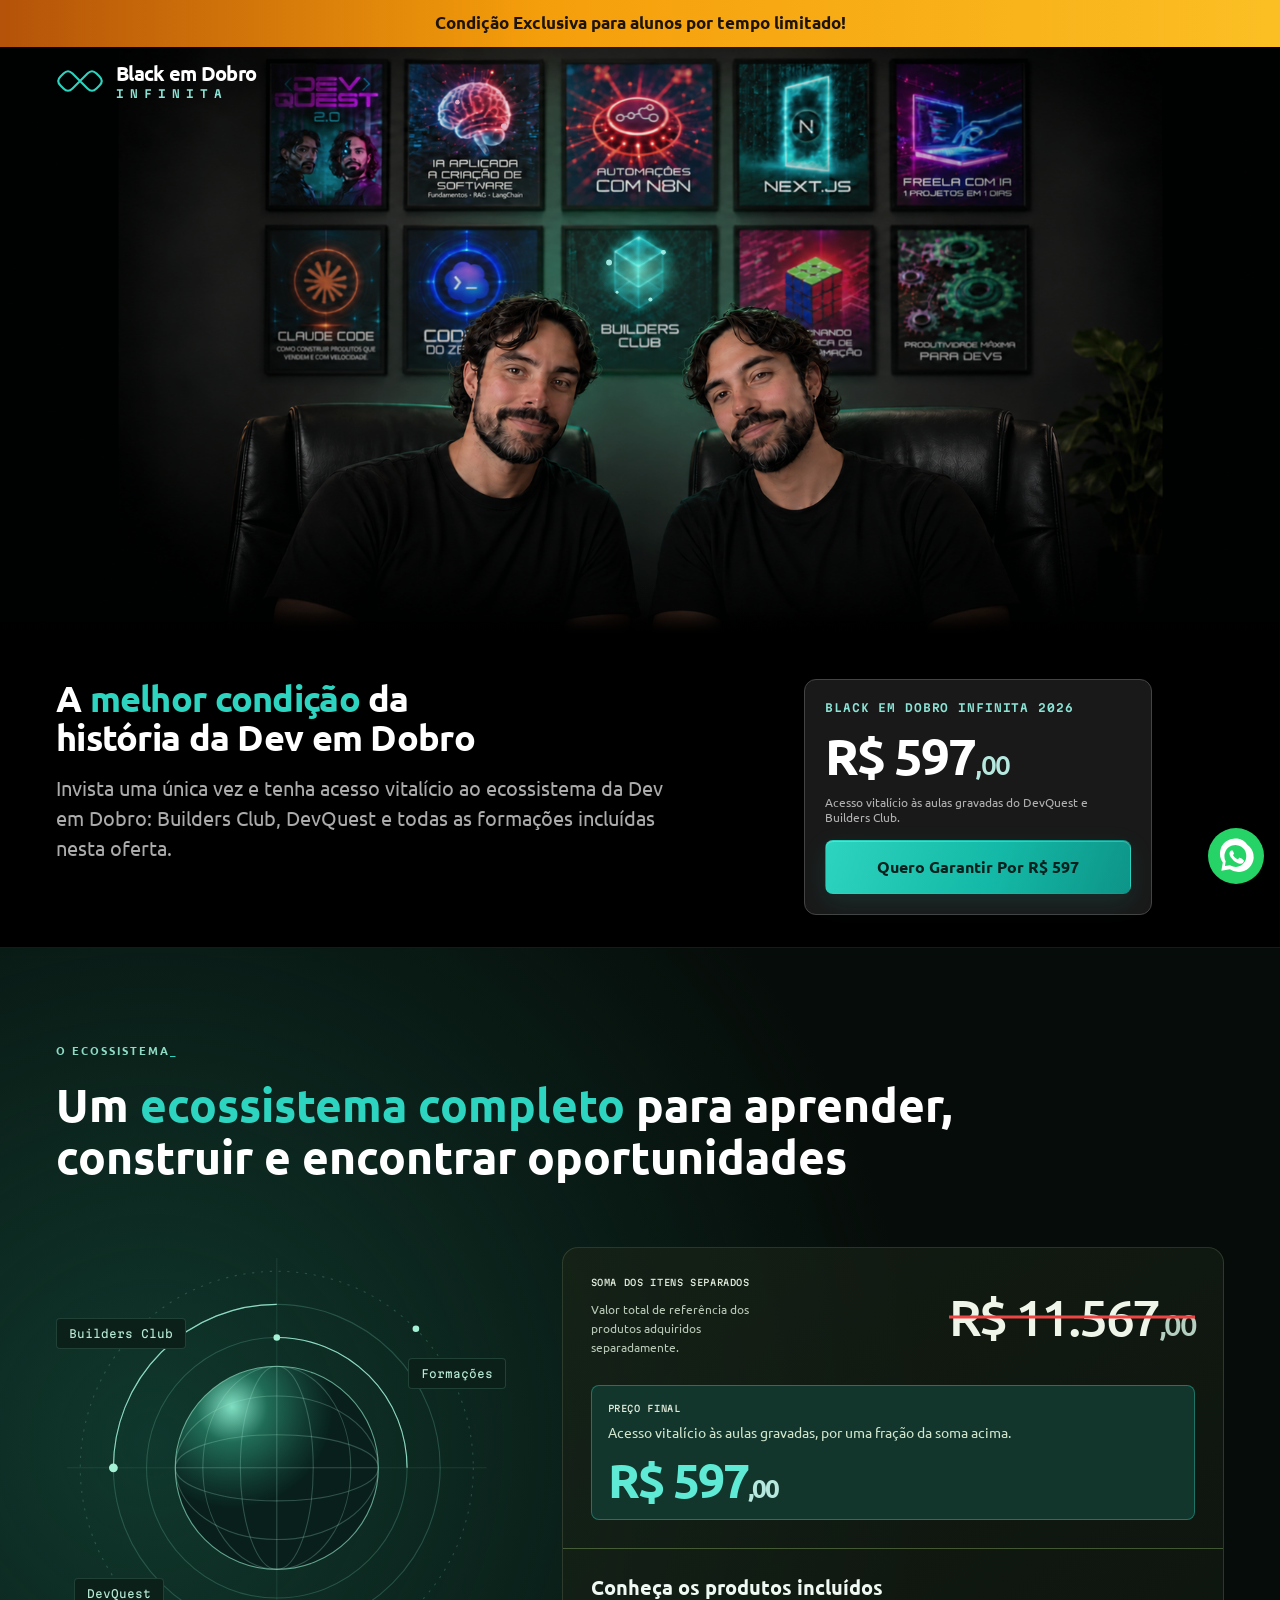
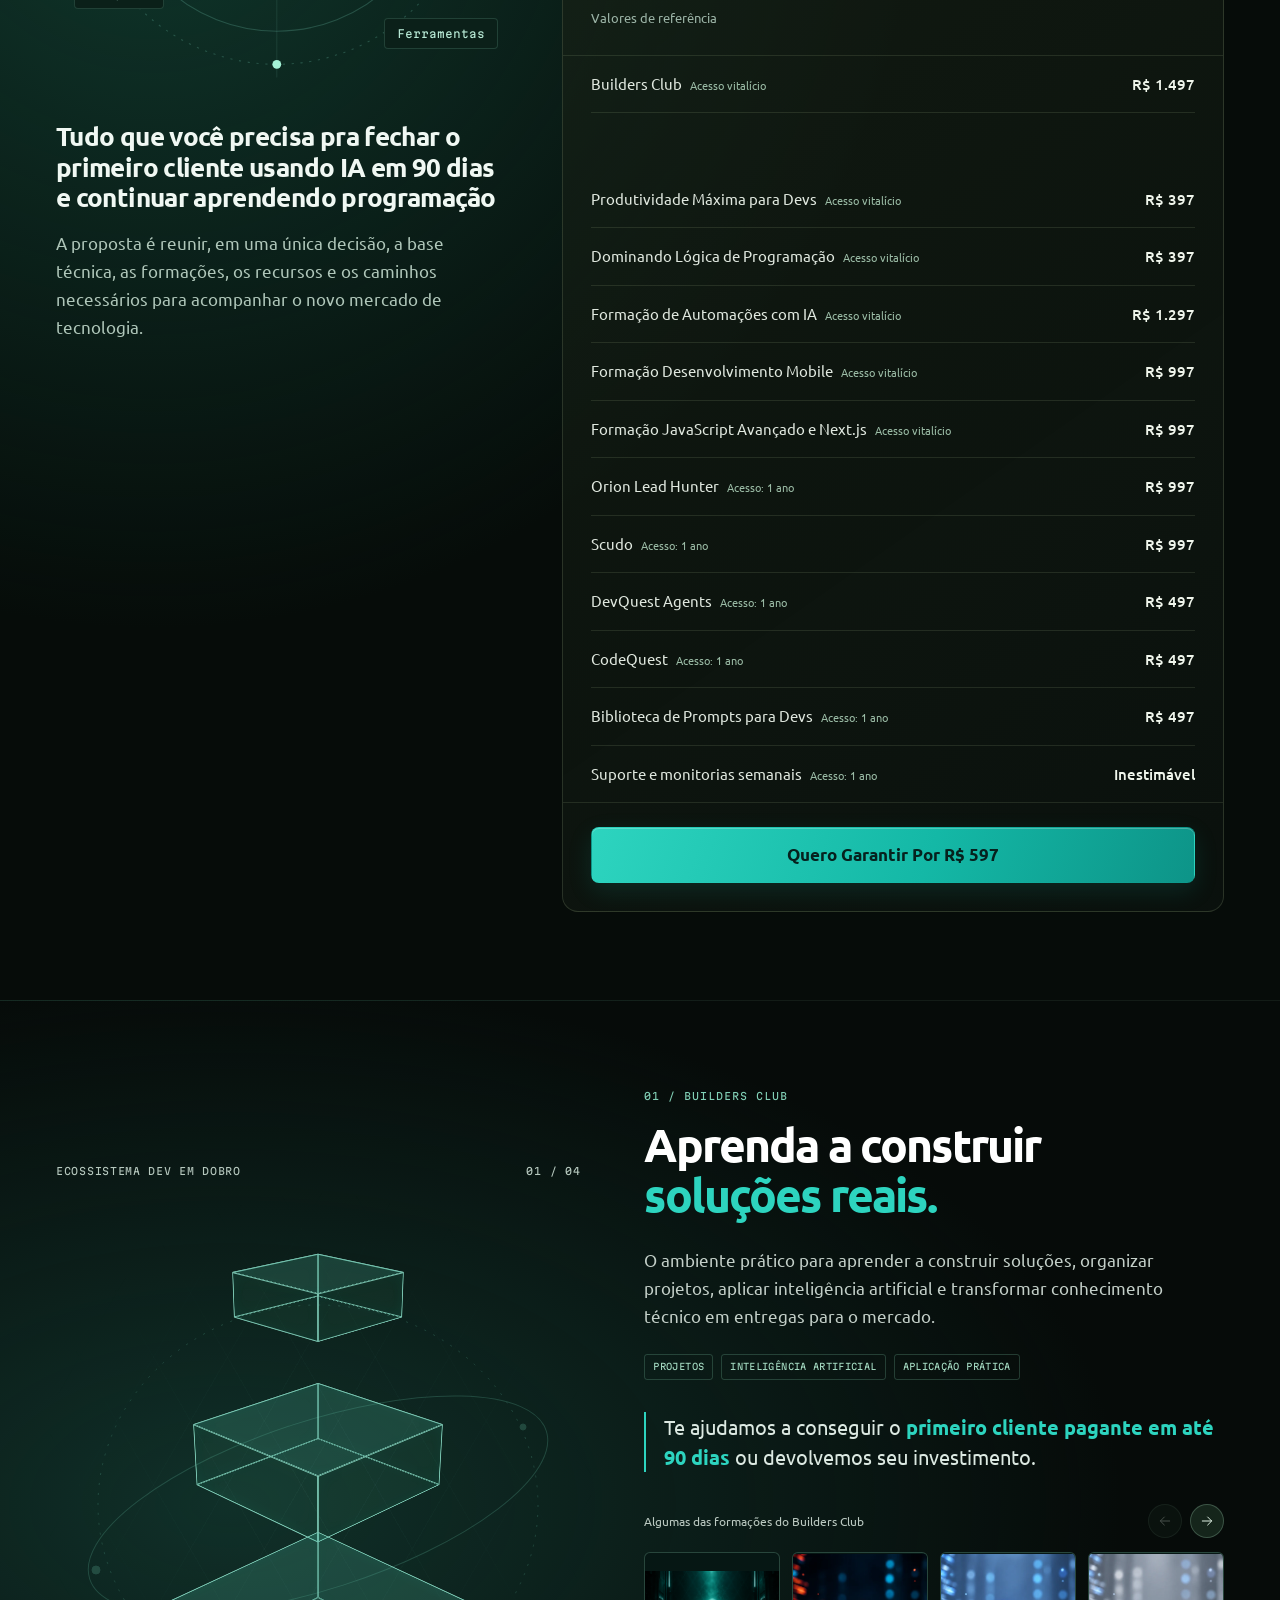
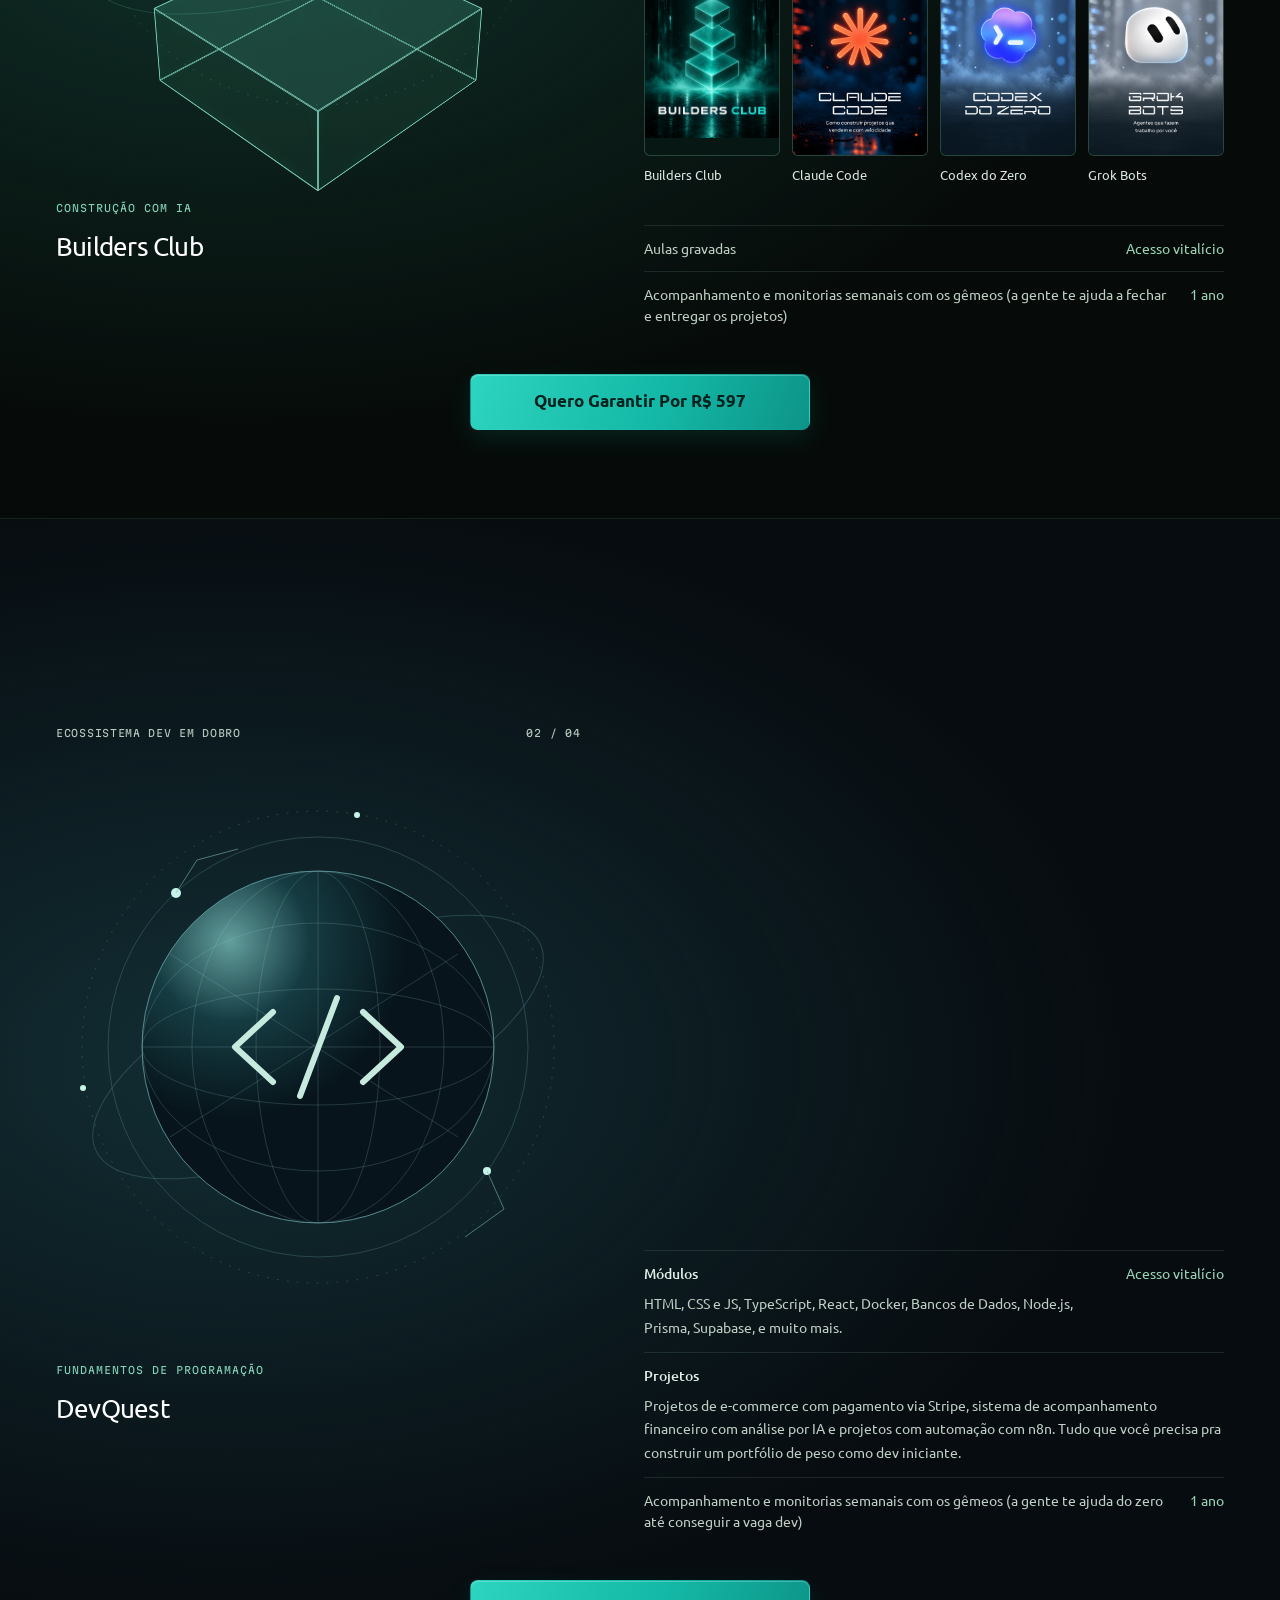
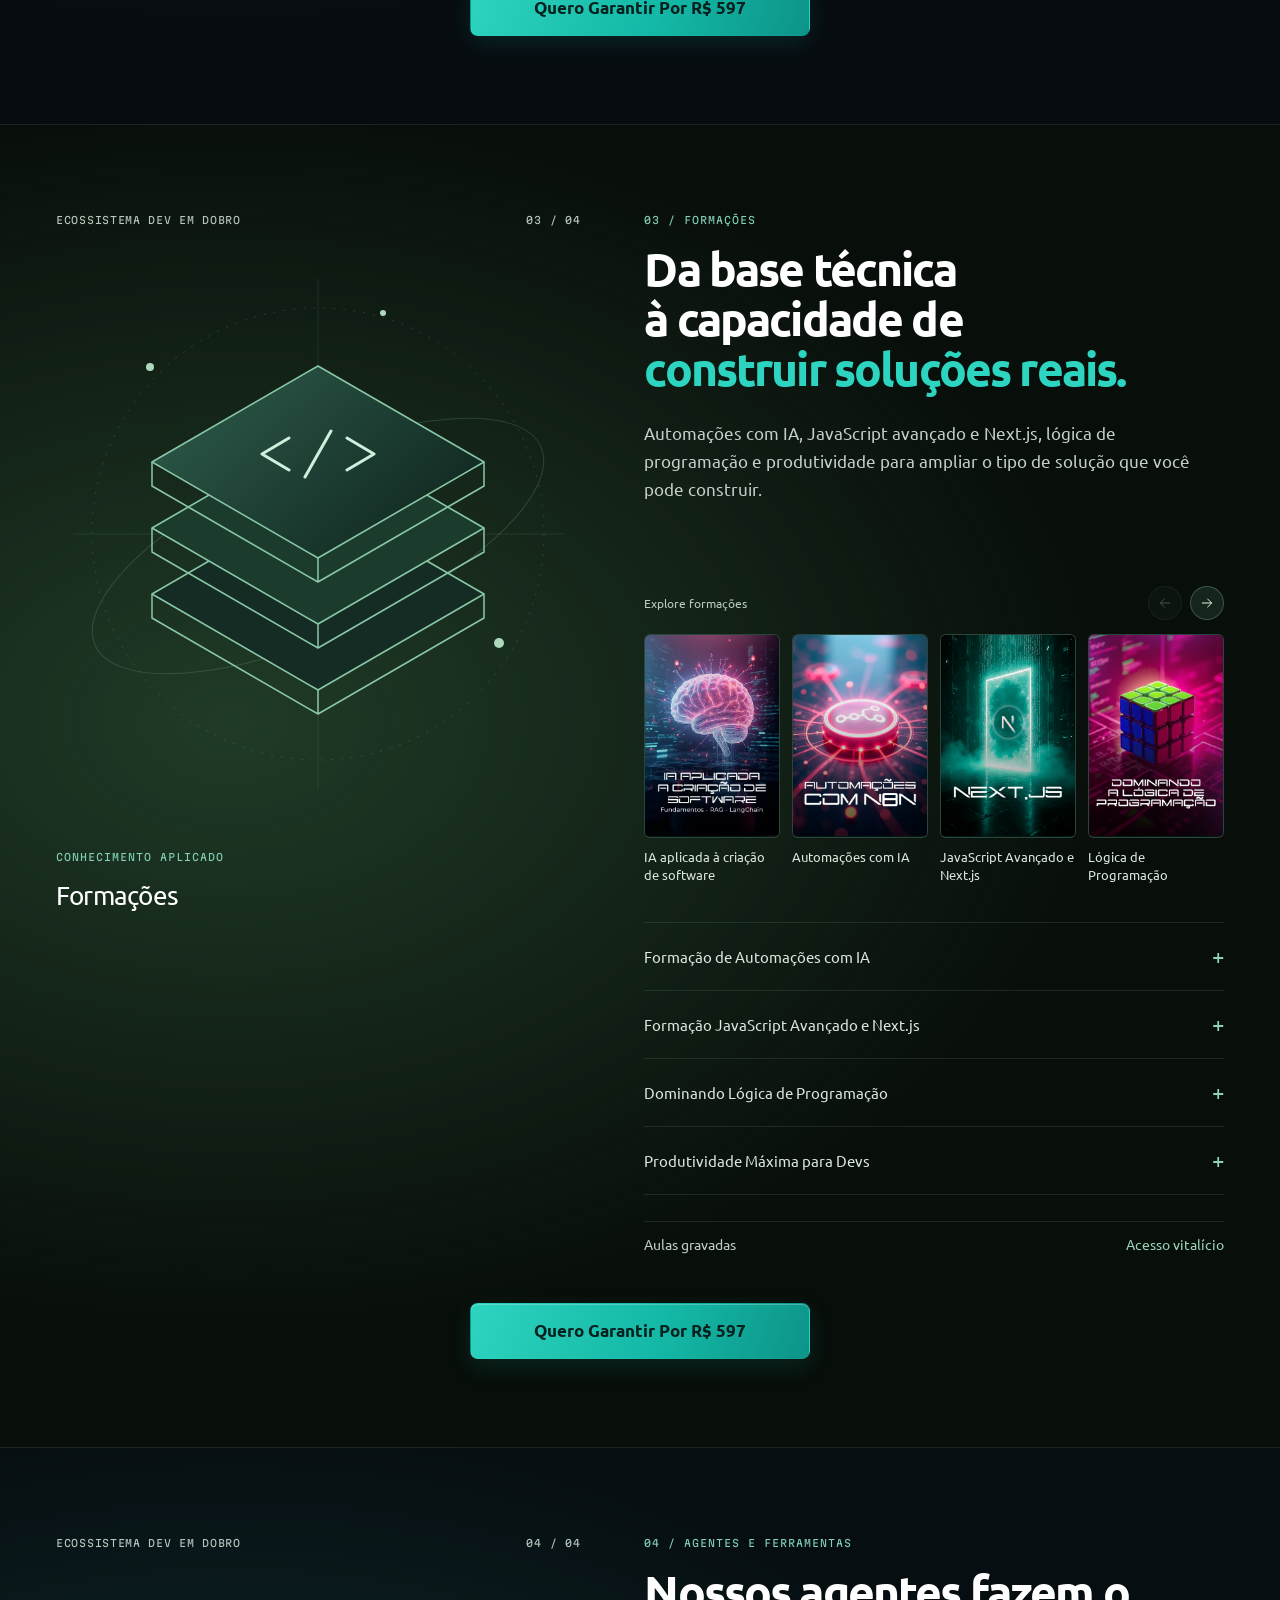
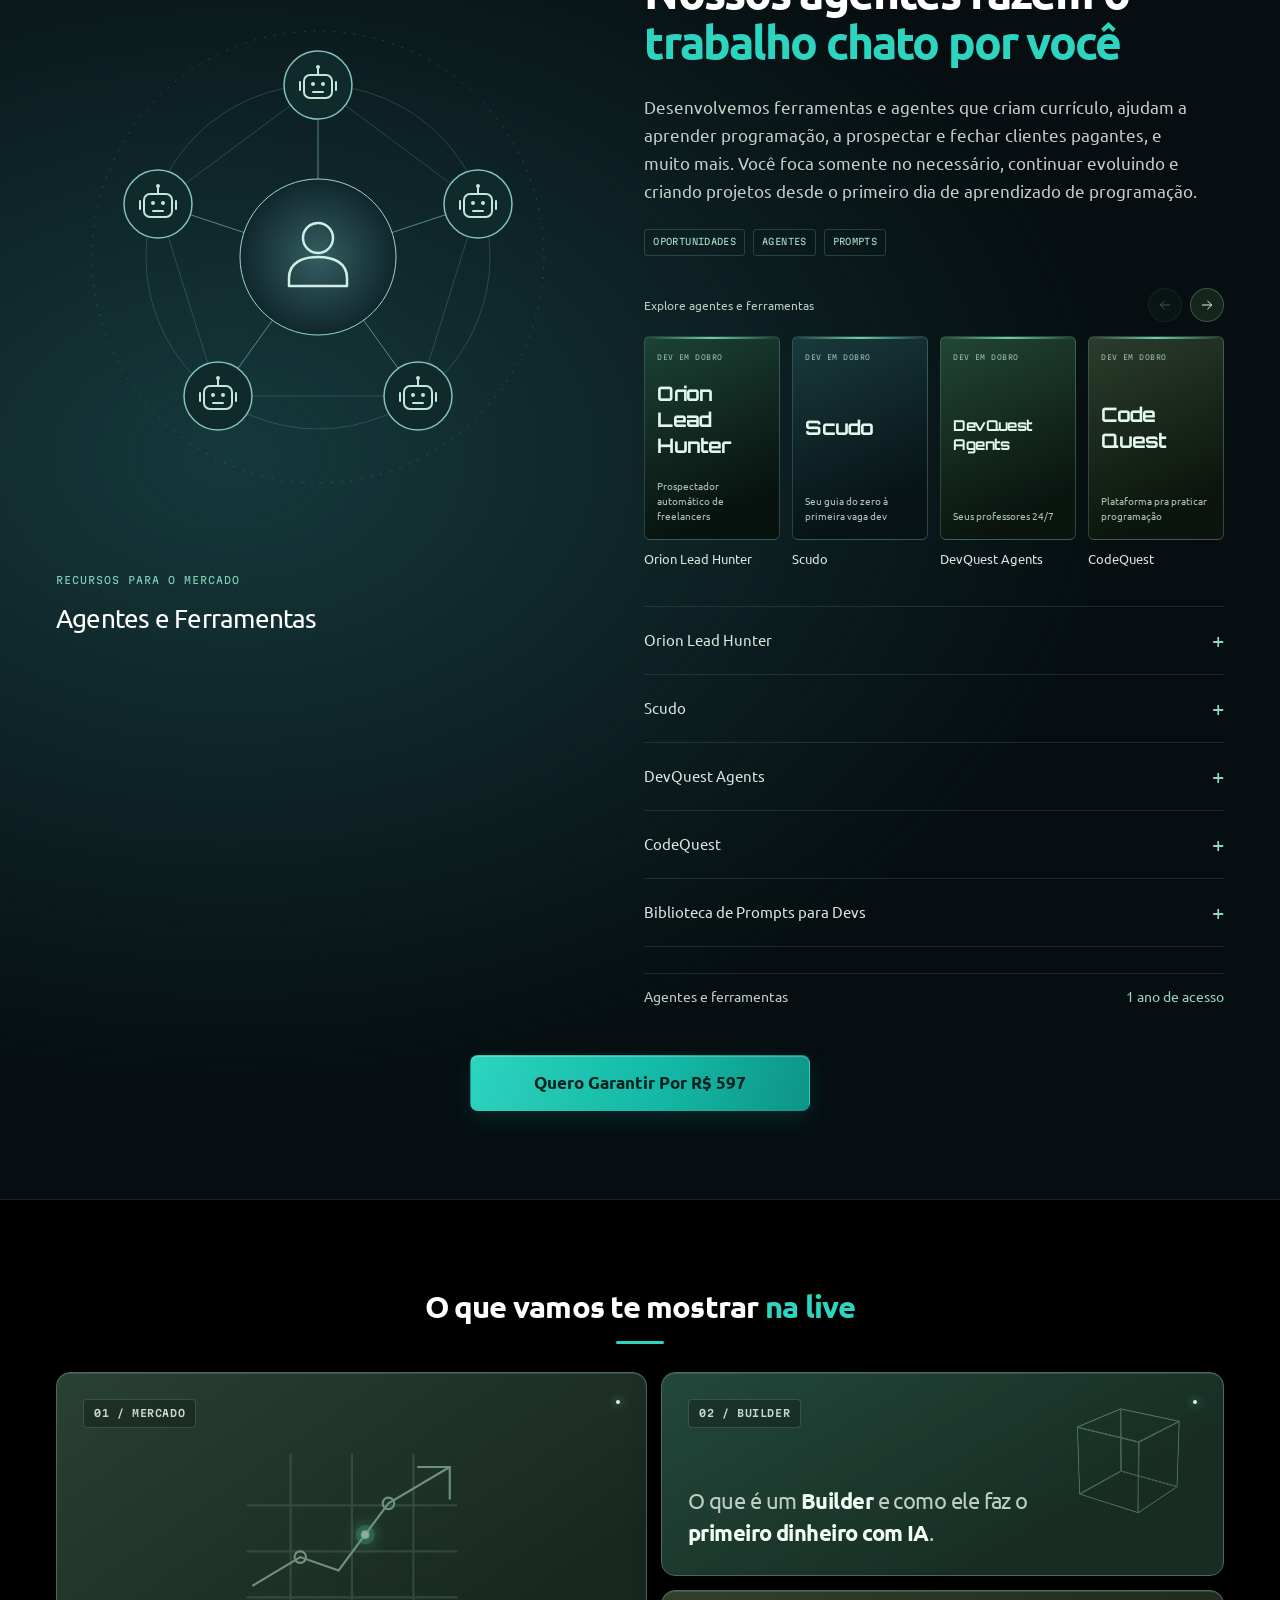
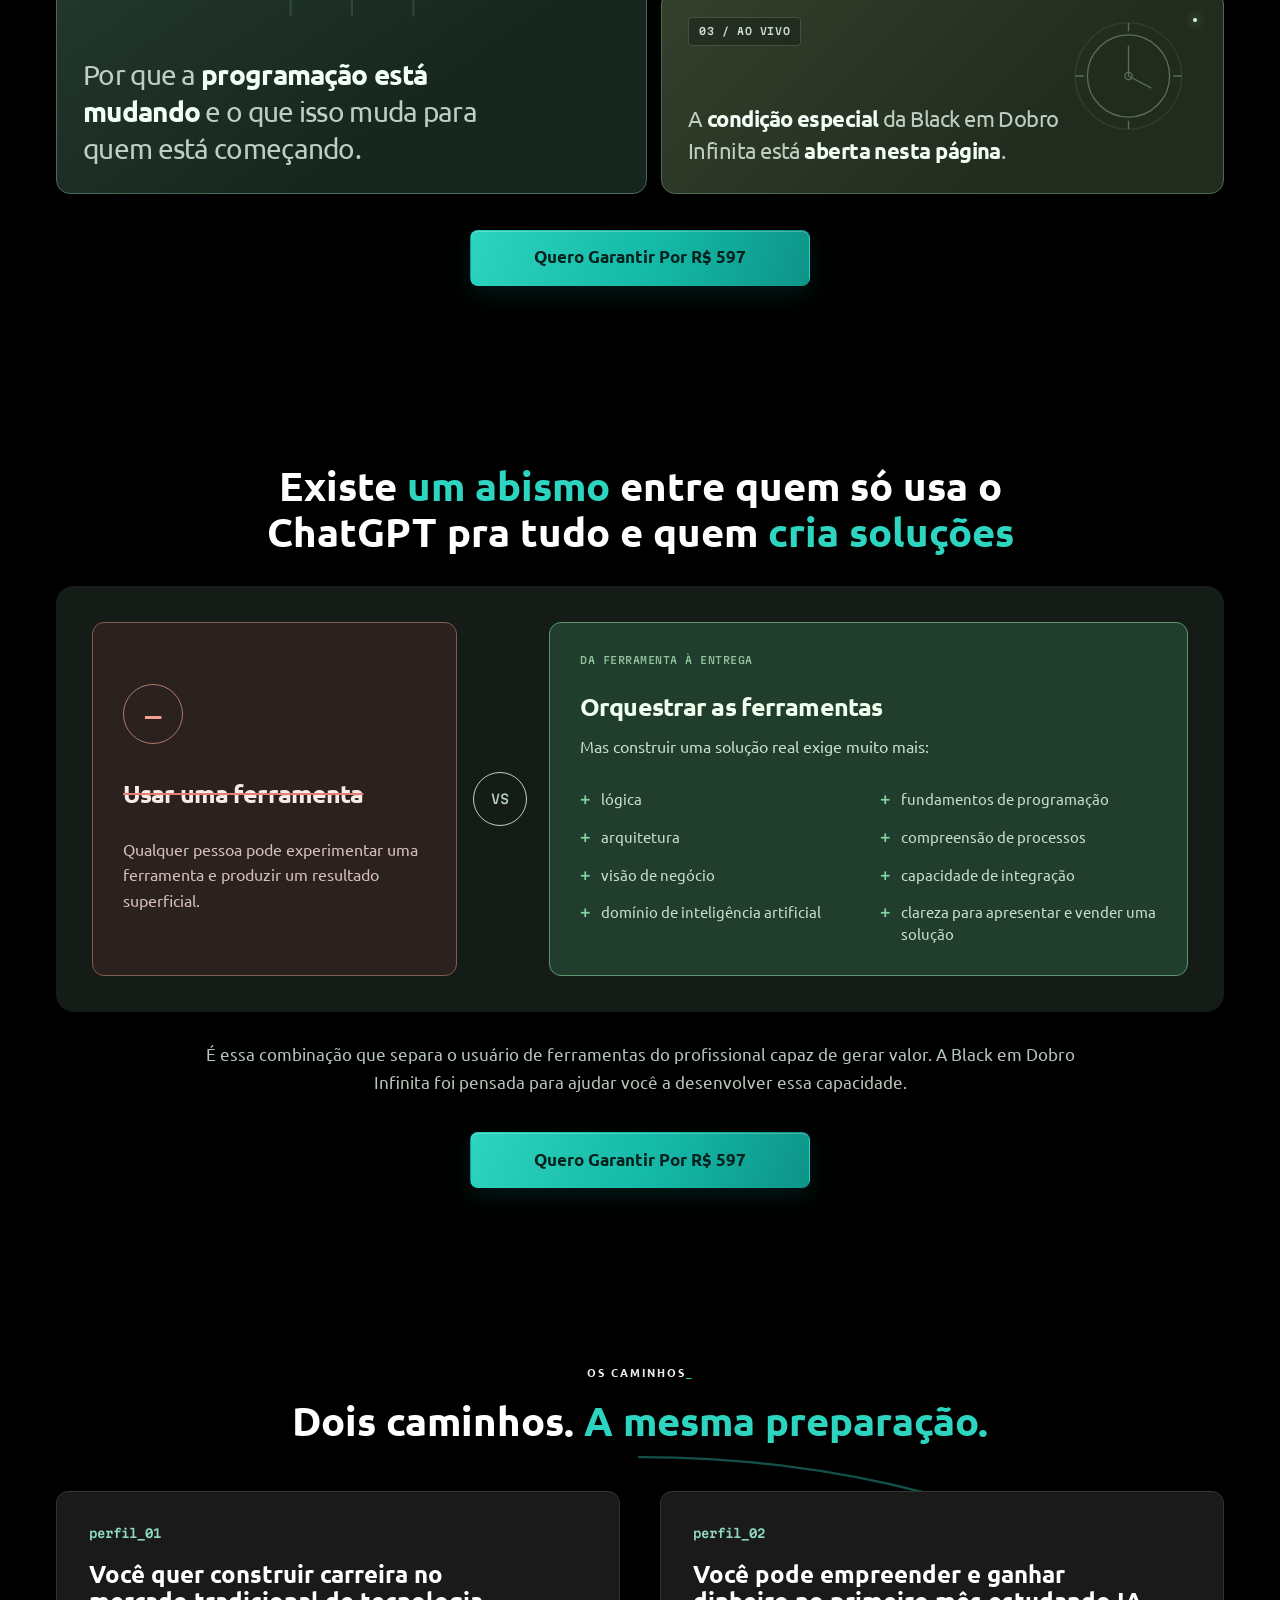
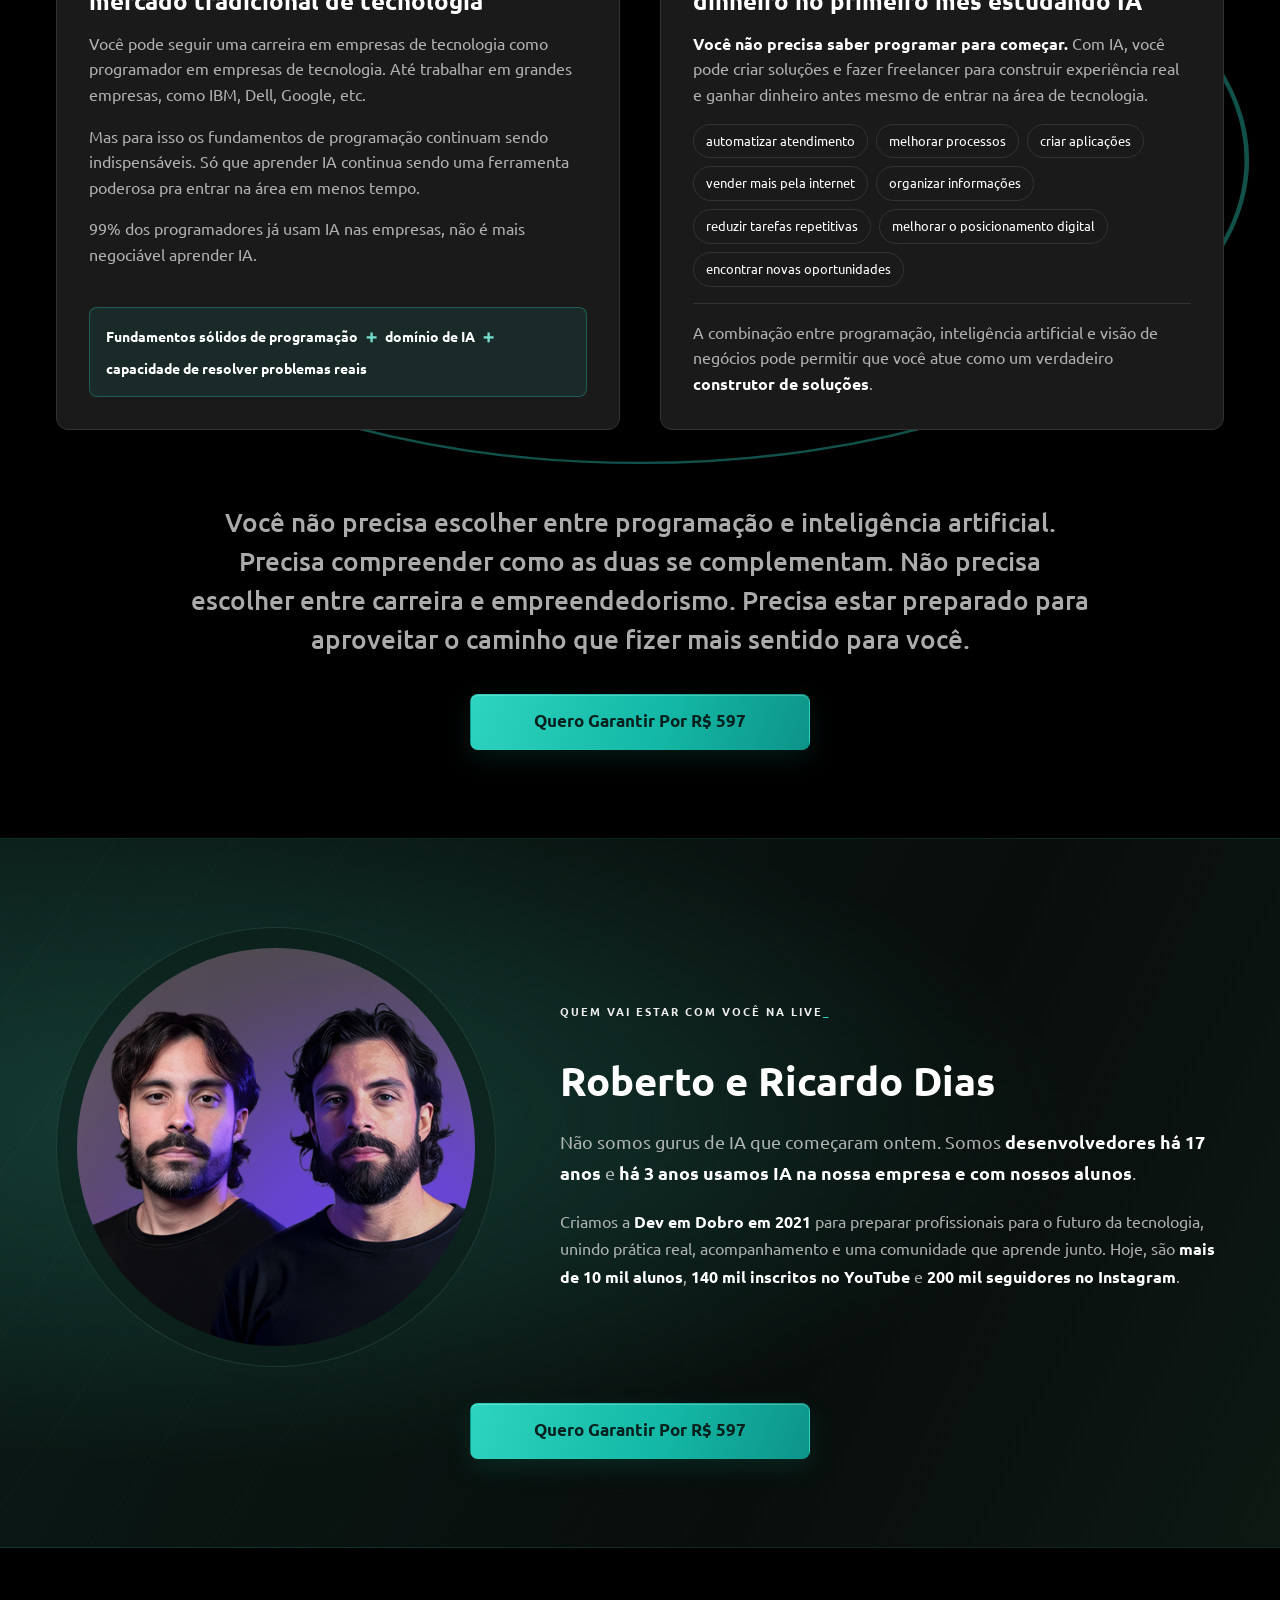
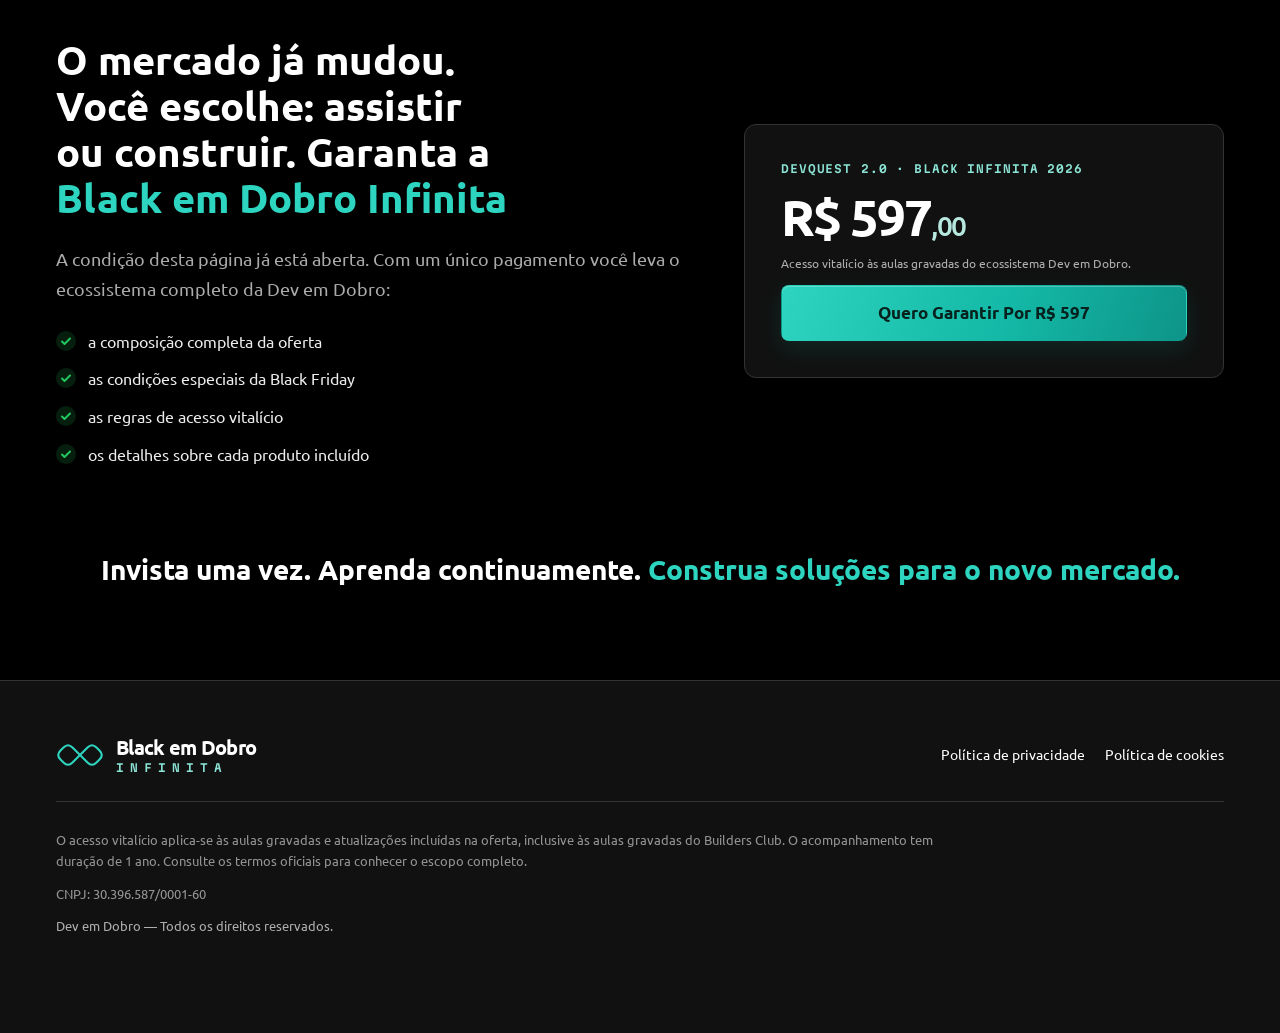
<file: v1/index.html>
<!doctype html>
<html lang="pt-BR">
<head>
  <!-- Google Tag Manager -->
  <script>(function(w,d,s,l,i){w[l]=w[l]||[];w[l].push({'gtm.start':
  new Date().getTime(),event:'gtm.js'});var f=d.getElementsByTagName(s)[0],
  j=d.createElement(s),dl=l!='dataLayer'?'&l='+l:'';j.async=true;j.src=
  'https://www.googletagmanager.com/gtm.js?id='+i+dl;f.parentNode.insertBefore(j,f);
  })(window,document,'script','dataLayer','GTM-NSPSF6RZ');</script>
  <!-- End Google Tag Manager -->
  <meta charset="utf-8">
  <meta name="viewport" content="width=device-width, initial-scale=1">
  <meta name="theme-color" content="#000000">
  <title>Dev Em Dobro - Black Infinita 2026</title>
  <meta name="description" content="DevQuest 2.0 e Black Infinita 2026 por R$ 597. Acesso vitalício às aulas gravadas do ecossistema Dev em Dobro.">
  <link rel="canonical" href="https://blackinfinita.devemdobro.com/v1">
  <link rel="preconnect" href="https://fonts.googleapis.com">
  <link rel="preconnect" href="https://fonts.gstatic.com" crossorigin>
  <link rel="stylesheet" href="https://fonts.googleapis.com/css2?family=Martian+Mono:wght@400;600;700&family=Ubuntu:ital,wght@0,400;0,500;0,700;1,400&display=swap">
  <link rel="stylesheet" href="/v2/css/style.css">
  <link rel="stylesheet" href="/v3/css/style.css?v=mobile-faces-high">
  <link rel="stylesheet" href="/v3/css/ecosystem.css?v=8">
  <link rel="stylesheet" href="/v3/css/builders.css?v=10">
  <link rel="stylesheet" href="/css/oferta.css">
</head>
<body class="v3 oferta">
  <!-- Google Tag Manager (noscript) -->
  <noscript><iframe src="https://www.googletagmanager.com/ns.html?id=GTM-NSPSF6RZ"
  height="0" width="0" style="display:none;visibility:hidden"></iframe></noscript>
  <!-- End Google Tag Manager (noscript) -->
  <a class="skip" href="#conteudo">Pular para o conteúdo</a>
  <p class="offer-ribbon">Condição Exclusiva para alunos por tempo limitado!</p>

  <header class="topbar" data-persistent>
    <div class="container topbar-inner">
      <a class="brand" href="#topo" aria-label="Black em Dobro Infinita — início">
        <span class="brand-mark" aria-hidden="true"><svg viewBox="-2 4 64 32" fill="none"><path d="M30 20L20 10Q14 4 8 10L4 14Q-2 20 4 26L8 30Q14 36 20 30L40 10Q46 4 52 10L56 14Q62 20 56 26L52 30Q46 36 40 30Z" stroke="currentColor" stroke-width="2.8" stroke-linecap="round" stroke-linejoin="round"/></svg></span>
        <span class="brand-wordmark"><span class="brand-title">Black em Dobro</span><span class="brand-edition">Infinita</span></span>
      </a>
    </div>
  </header>

  <main id="conteudo">
    <section class="hero" id="topo">
      <figure class="hero-banner" data-enter="0">
        <img src="/assets/banner-bf-final.png" alt="Capas das formações da Dev em Dobro e os fundadores Roberto e Ricardo Dias" width="1942" height="809">
        <svg class="hero-cover-motion" viewBox="0 0 1942 809" fill="none" aria-hidden="true" data-active="false">
          <defs>
            <pattern id="cover-artwork" patternUnits="userSpaceOnUse" width="1942" height="809"><image href="/assets/banner-bf-final.png" width="1942" height="809"/></pattern>
            <radialGradient id="cover-artwork-fade"><stop offset=".55" stop-color="white"/><stop offset="1" stop-color="black"/></radialGradient>
            <mask id="cover-artwork-mask" maskContentUnits="objectBoundingBox"><rect width="1" height="1" fill="url(#cover-artwork-fade)"/></mask>
            <radialGradient id="cover-cube-glow"><stop stop-color="#74ffe0" stop-opacity=".7"/><stop offset="1" stop-color="#2dd4bf" stop-opacity="0"/></radialGradient>
          </defs>
          <g fill="url(#cover-artwork)">
            <rect class="cover-artwork" x="467" y="29" width="146" height="85" mask="url(#cover-artwork-mask)"/>
            <rect class="cover-artwork" x="677" y="34" width="138" height="116" mask="url(#cover-artwork-mask)"/>
            <rect class="cover-artwork" x="901" y="53" width="138" height="105" mask="url(#cover-artwork-mask)"/>
            <rect class="cover-artwork" x="1150" y="30" width="100" height="147" mask="url(#cover-artwork-mask)"/>
            <rect class="cover-artwork" x="1335" y="49" width="155" height="123" mask="url(#cover-artwork-mask)"/>
            <rect class="cover-artwork cover-artwork--turn" x="485" y="269" width="108" height="108" mask="url(#cover-artwork-mask)"/>
            <rect class="cover-artwork" x="675" y="263" width="120" height="119" mask="url(#cover-artwork-mask)"/>
            <rect class="cover-artwork" x="917" y="249" width="105" height="119" mask="url(#cover-artwork-mask)"/>
            <rect class="cover-artwork" x="1162" y="281" width="96" height="96" mask="url(#cover-artwork-mask)"/>
            <rect class="cover-artwork cover-artwork--turn" x="1387" y="291" width="106" height="106" mask="url(#cover-artwork-mask)"/>
          </g>
          <ellipse class="cover-cube-glow" cx="970" cy="310" rx="58" ry="55" fill="url(#cover-cube-glow)"/>
          <g class="cover-cube-particles" fill="#9cffe8">
            <circle cx="929" cy="297" r="4"/><circle cx="1004" cy="283" r="3.2"/><circle cx="986" cy="348" r="2.8"/><circle cx="940" cy="338" r="2"/>
          </g>
          <g class="cover-brain-particles" fill="#ffb6cc">
            <circle cx="720" cy="76" r="3.2"/><circle cx="784" cy="109" r="4"/><circle cx="776" cy="62" r="2.4"/>
          </g>
        </svg>
      </figure>
      <div class="container hero-split">
        <div class="hero-copy">
          <h1 class="hero-title" data-enter="0">A <span class="hl">melhor condição</span> da história da Dev em Dobro</h1>
          <p class="hero-lead" data-enter="1">Invista uma única vez e tenha acesso vitalício ao ecossistema da Dev em Dobro: Builders Club, DevQuest e todas as formações incluídas nesta oferta.</p>
        </div>
        <div class="card signup-card offer-card hero-form">
          <p class="offer-card-label">Black em Dobro Infinita 2026</p>
          <p class="offer-card-price">R$ 597<span>,00</span></p>
          <p class="hero-form-note">Acesso vitalício às aulas gravadas do DevQuest e Builders Club.</p>
          <a class="btn btn-primary btn-lg btn-block" data-checkout href="https://pay.hub.la/YKPMuMwSBhPBb7UUuDlX">Quero garantir por R$ 597</a>
        </div>
      </div>
    </section>

    <section class="v3-section ecosystem-section" id="ecossistema" aria-labelledby="ecosystem-title">
      <div class="container">
        <header class="ecosystem-heading" data-enter="0">
          <p class="eyebrow">O ecossistema</p>
          <h2 class="title" id="ecosystem-title">Um <span class="hl">ecossistema completo</span> para aprender, construir e encontrar oportunidades</h2>
        </header>
        <div class="ecosystem-layout">
          <div class="ecosystem-visual" data-enter="0">
            <div class="ecosystem-art" data-universe-motion aria-hidden="true">
              <svg viewBox="0 0 400 400" fill="none">
                <defs>
                  <radialGradient id="ecosystem-sphere" cx=".28" cy=".2"><stop stop-color="#81dfc2"/><stop offset=".35" stop-color="#206c56"/><stop offset=".75" stop-color="#10392f"/><stop offset="1" stop-color="#081f1b"/></radialGradient>
                  <clipPath id="ecosystem-sphere-clip"><circle cx="200" cy="200" r="92"/></clipPath>
                </defs>
                <g stroke="#4f8e7d" stroke-opacity=".4"><circle cx="200" cy="200" r="118"/><circle cx="200" cy="200" r="148"/><circle cx="200" cy="200" r="178" stroke-dasharray="2 6"/><path d="M200 10V390M10 200H390" stroke-opacity=".2"/></g>
                <circle cx="200" cy="200" r="92" fill="url(#ecosystem-sphere)" stroke="#88d7bc" stroke-opacity=".7"/>
                <g class="universe-motion ecosystem-globe" clip-path="url(#ecosystem-sphere-clip)" stroke="#a4e5cf" stroke-opacity=".25"><ellipse cx="200" cy="200" rx="92" ry="30"/><ellipse cx="200" cy="200" rx="92" ry="65"/><ellipse cx="200" cy="200" rx="33" ry="92"/><ellipse cx="200" cy="200" rx="67" ry="92"/><path d="M108 200H292M200 108V292"/></g>
                <g class="universe-motion ecosystem-orbit" stroke="#8edac4"><path d="M200 82A118 118 0 0 1 318 200"/><circle cx="200" cy="82" r="3" fill="#a4f2d6" stroke="none"/></g>
                <g class="universe-motion ecosystem-orbit ecosystem-orbit--reverse" stroke="#8edac4"><path d="M52 200A148 148 0 0 1 200 52"/><circle cx="52" cy="200" r="4" fill="#a4f2d6" stroke="none"/></g>
                <g class="universe-motion ecosystem-satellites" fill="#a4f2d6"><circle cx="200" cy="378" r="4"/><circle cx="326" cy="74" r="3"/></g>
              </svg>
              <span class="ecosystem-node ecosystem-node--builders">Builders Club</span>
              <span class="ecosystem-node ecosystem-node--devquest">DevQuest</span>
              <span class="ecosystem-node ecosystem-node--formations">Formações</span>
              <span class="ecosystem-node ecosystem-node--tools">Ferramentas</span>
            </div>
            <h3>Tudo que você precisa pra fechar o primeiro cliente usando IA em 90 dias e continuar aprendendo programação</h3>
            <p>A proposta é reunir, em uma única decisão, a base técnica, as formações, os recursos e os caminhos necessários para acompanhar o novo mercado de tecnologia.</p>
          </div>
          <div class="ecosystem-inventory">
            <div class="ecosystem-total" data-enter="1">
              <div class="ecosystem-total-summary">
                <div><p class="ecosystem-total-label">Soma dos itens separados</p><p>Valor total de referência dos produtos adquiridos separadamente.</p></div>
                <p class="ecosystem-total-value">R$ 11.567<span>,00</span></p>
              </div>
              <div class="ecosystem-final">
                <div class="ecosystem-final-copy">
                  <p class="ecosystem-total-label">Preço final</p>
                  <p>Acesso vitalício às aulas gravadas, por uma fração da soma acima.</p>
                </div>
                <p class="ecosystem-final-value">R$ 597<span>,00</span></p>
              </div>
            </div>
            <div class="ecosystem-list-heading" data-enter="0"><h3>Conheça os produtos incluídos</h3><p>Valores de referência</p></div>
            <dl class="ecosystem-products">
              <div data-enter="0"><dt>Builders Club<small>Acesso vitalício</small></dt><dd>R$ 1.497</dd></div>
              <div data-enter="0"><dt>DevQuest<small>Acesso vitalício</small></dt><dd>R$ 2.500</dd></div>
              <div data-enter="0"><dt>Produtividade Máxima para Devs<small>Acesso vitalício</small></dt><dd>R$ 397</dd></div>
              <div data-enter="0"><dt>Dominando Lógica de Programação<small>Acesso vitalício</small></dt><dd>R$ 397</dd></div>
              <div data-enter="0"><dt>Formação de Automações com IA<small>Acesso vitalício</small></dt><dd>R$ 1.297</dd></div>
              <div data-enter="0"><dt>Formação Desenvolvimento Mobile<small>Acesso vitalício</small></dt><dd>R$ 997</dd></div>
              <div data-enter="0"><dt>Formação JavaScript Avançado e Next.js<small>Acesso vitalício</small></dt><dd>R$ 997</dd></div>
              <div data-enter="0"><dt>Orion Lead Hunter<small>Acesso: 1 ano</small></dt><dd>R$ 997</dd></div>
              <div data-enter="0"><dt>Scudo<small>Acesso: 1 ano</small></dt><dd>R$ 997</dd></div>
              <div data-enter="0"><dt>DevQuest Agents<small>Acesso: 1 ano</small></dt><dd>R$ 497</dd></div>
              <div data-enter="0"><dt>CodeQuest<small>Acesso: 1 ano</small></dt><dd>R$ 497</dd></div>
              <div data-enter="0"><dt>Biblioteca de Prompts para Devs<small>Acesso: 1 ano</small></dt><dd>R$ 497</dd></div>
              <div data-enter="0"><dt>Suporte e monitorias semanais<small>Acesso: 1 ano</small></dt><dd>Inestimável</dd></div>
            </dl>
            <div class="ecosystem-action" data-enter="1">
              <a class="btn btn-primary btn-lg btn-block" data-checkout href="https://pay.hub.la/YKPMuMwSBhPBb7UUuDlX">Quero garantir por R$ 597</a>
            </div>
          </div>
        </div>
      </div>
    </section>

    <section class="v3-section builders-universe" id="builders-club" aria-labelledby="builders-title">
      <div class="container builders-universe-grid">
        <div class="builders-universe-visual" data-enter="0">
          <div class="builders-universe-meta"><span>Ecossistema Dev em Dobro</span><span>01 / 04</span></div>
          <div class="builders-art" data-universe-motion aria-hidden="true">
            <svg class="builders-universe-orbits" viewBox="0 0 520 560" fill="none"><ellipse cx="260" cy="300" rx="240" ry="84" transform="rotate(-18 260 300)"/><ellipse cx="260" cy="300" rx="220" ry="200" stroke-dasharray="2 8"/><circle cx="38" cy="365" r="4" fill="currentColor"/><circle cx="465" cy="222" r="3" fill="currentColor"/></svg>
            <div class="builders-cube builders-cube--small"><span class="cube-front"></span><span class="cube-back"></span><span class="cube-left"></span><span class="cube-right"></span><span class="cube-top"></span><span class="cube-bottom"></span></div>
            <div class="builders-cube builders-cube--middle"><span class="cube-front"></span><span class="cube-back"></span><span class="cube-left"></span><span class="cube-right"></span><span class="cube-top"></span><span class="cube-bottom"></span></div>
            <div class="builders-cube builders-cube--base"><span class="cube-front"></span><span class="cube-back"></span><span class="cube-left"></span><span class="cube-right"></span><span class="cube-top"></span><span class="cube-bottom"></span></div>
          </div>
          <div class="builders-universe-caption"><p>Construção com IA</p><h3>Builders Club</h3></div>
        </div>
        <div class="builders-universe-copy">
          <p class="builders-universe-kicker" data-enter="0">01 / Builders Club</p>
          <h2 id="builders-title" data-enter="0">Aprenda a construir <span class="hl">soluções reais.</span></h2>
          <p class="builders-universe-description" data-enter="1">O ambiente prático para aprender a construir soluções, organizar projetos, aplicar inteligência artificial e transformar conhecimento técnico em entregas para o mercado.</p>
          <ul class="builders-universe-tags" aria-label="Focos do Builders Club" data-enter="2"><li>Projetos</li><li>Inteligência artificial</li><li>Aplicação prática</li></ul>
          <p class="builders-promise" data-enter="1">Te ajudamos a conseguir o <strong>primeiro cliente pagante em até 90 dias</strong> ou devolvemos seu investimento.</p>
          <div class="builders-gallery" data-course-gallery data-enter="1">
            <div class="builders-gallery-header">
              <p>Algumas das formações do Builders Club</p>
              <div class="builders-gallery-controls">
                <button type="button" data-gallery-prev aria-label="Capa anterior" aria-controls="builders-covers" disabled><svg viewBox="0 0 24 24" fill="none" aria-hidden="true"><path d="M19 12H5M11 6L5 12L11 18"/></svg></button>
                <button type="button" data-gallery-next aria-label="Próxima capa" aria-controls="builders-covers"><svg viewBox="0 0 24 24" fill="none" aria-hidden="true"><path d="M5 12H19M13 6L19 12L13 18"/></svg></button>
              </div>
            </div>
            <div class="builders-covers" id="builders-covers" role="region" aria-label="Capas dos cursos do Builders Club" tabindex="0">
              <figure class="builders-course"><div class="builders-course-image"><img src="/v3/assets/builders-club.png" alt="Capa do Builders Club" width="1122" height="1402" loading="lazy" decoding="async"></div><figcaption>Builders Club</figcaption></figure>
              <figure class="builders-course"><div class="builders-course-image"><img src="/v3/assets/claude-code-pechan.webp" alt="Capa do curso Claude Code" width="400" height="600" loading="lazy" decoding="async"></div><figcaption>Claude Code</figcaption></figure>
              <figure class="builders-course"><div class="builders-course-image"><img src="/v3/assets/codex-do-zero-pechan-azul.webp" alt="Capa do curso Codex do Zero" width="400" height="600" loading="lazy" decoding="async"></div><figcaption>Codex do Zero</figcaption></figure>
              <figure class="builders-course"><div class="builders-course-image"><img src="/v3/assets/grok-bots-pechan-cinza-v2.webp" alt="Capa do curso Grok Bots — Agentes que fazem trabalho por você" width="400" height="600" loading="lazy" decoding="async"></div><figcaption>Grok Bots</figcaption></figure>
              <figure class="builders-course" aria-label="E muito mais"><div class="builders-course-image builders-course-placeholder"><span aria-hidden="true">+</span><p>E muito mais...</p></div></figure>
            </div>
          </div>
          <dl class="builders-universe-access" data-enter="2"><div><dt>Aulas gravadas</dt><dd>Acesso vitalício</dd></div><div><dt>Acompanhamento e monitorias semanais com os gêmeos (a gente te ajuda a fechar e entregar os projetos)</dt><dd>1 ano</dd></div></dl>
        </div>
      </div>
      <div class="container offer-cta offer-cta--center">
        <a class="btn btn-primary btn-lg" data-checkout href="https://pay.hub.la/YKPMuMwSBhPBb7UUuDlX">Quero garantir por R$ 597</a>
      </div>
    </section>

    <section class="v3-section builders-universe devquest-universe" id="devquest" aria-labelledby="devquest-title">
      <div class="container builders-universe-grid">
        <div class="builders-universe-visual" data-enter="0">
          <div class="builders-universe-meta"><span>Ecossistema Dev em Dobro</span><span>02 / 04</span></div>
          <div class="devquest-art" data-universe-motion aria-hidden="true">
            <svg viewBox="0 0 520 560" fill="none">
              <defs><radialGradient id="devquest-sphere" cx=".25" cy=".2"><stop stop-color="#639e9d"/><stop offset=".45" stop-color="#153c42"/><stop offset="1" stop-color="#07141b"/></radialGradient><clipPath id="devquest-globe-clip"><circle cx="260" cy="280" r="176"/></clipPath></defs>
              <g class="universe-motion universe-orbit" stroke="#527e88" stroke-opacity=".4"><circle cx="260" cy="280" r="210"/><circle cx="260" cy="280" r="236" stroke-dasharray="2 8"/><ellipse cx="260" cy="280" rx="245" ry="90" transform="rotate(-25 260 280)"/></g>
              <circle cx="260" cy="280" r="176" fill="url(#devquest-sphere)" stroke="#73b6b9" stroke-opacity=".7"/>
              <g class="universe-motion devquest-grid" clip-path="url(#devquest-globe-clip)" stroke="#95cdcd" stroke-opacity=".2"><ellipse cx="260" cy="280" rx="176" ry="58"/><ellipse cx="260" cy="280" rx="176" ry="124"/><ellipse cx="260" cy="280" rx="62" ry="176"/><ellipse cx="260" cy="280" rx="126" ry="176"/><path d="M84 280H436M260 104V456M112 187L400 370M112 370L400 187"/></g>
              <g stroke="#c6eade" stroke-width="6" stroke-linecap="round" stroke-linejoin="round"><path d="M215 245L177 280L215 315M305 245L343 280L305 315M279 231L242 329"/></g>
              <g class="universe-motion devquest-satellites" fill="#c7f4e9">
                <circle cx="118" cy="126" r="5"/><circle cx="429" cy="404" r="4"/><circle cx="25" cy="321" r="3"/><circle cx="299" cy="48" r="3"/>
                <path d="M118 126L139 93L180 82M429 404L446 442L407 470" fill="none" stroke="#77b3ae" stroke-opacity=".6"/>
              </g>
            </svg>
          </div>
          <div class="builders-universe-caption"><p>Fundamentos de programação</p><h3>DevQuest</h3></div>
        </div>
        <div class="builders-universe-copy">
          <p class="builders-universe-kicker" data-enter="0">02 / DevQuest</p>
          <h2 id="devquest-title" data-enter="0">Entenda a lógica. <span class="hl">Domine a programação.</span></h2>
          <p class="builders-universe-description" data-enter="1">Primeira formação de programação guiada por IA do Brasil. A base de programação, lógica e desenvolvimento necessária para compreender o que está por trás das ferramentas e construir com mais segurança.</p>
          <ul class="builders-universe-tags" aria-label="Focos do DevQuest" data-enter="2"><li>Programação</li><li>Lógica</li><li>Desenvolvimento</li></ul>
          <div class="builders-gallery" data-course-gallery data-enter="1">
            <div class="builders-gallery-header">
              <p>Algumas das formações do DevQuest</p>
              <div class="builders-gallery-controls">
                <button type="button" data-gallery-prev aria-label="Capa anterior" aria-controls="devquest-covers" disabled><svg viewBox="0 0 24 24" fill="none" aria-hidden="true"><path d="M19 12H5M11 6L5 12L11 18"/></svg></button>
                <button type="button" data-gallery-next aria-label="Próxima capa" aria-controls="devquest-covers"><svg viewBox="0 0 24 24" fill="none" aria-hidden="true"><path d="M5 12H19M13 6L19 12L13 18"/></svg></button>
              </div>
            </div>
            <div class="builders-covers" id="devquest-covers" role="region" aria-label="Capas da formação DevQuest" tabindex="0">
              <figure class="builders-course"><div class="builders-course-image"><img src="/v3/assets/devquest.png" alt="Capa da formação DevQuest 2.0" width="1288" height="2688" loading="lazy" decoding="async"></div><figcaption>DevQuest 2.0</figcaption></figure>
              <figure class="builders-course"><div class="builders-course-image"><img src="/v3/assets/devquest-frontend.png" alt="Capa do módulo Frontend" width="400" height="600" loading="lazy" decoding="async"></div><figcaption>Frontend</figcaption></figure>
              <figure class="builders-course"><div class="builders-course-image"><img src="/v3/assets/devquest-backend.png" alt="Capa do módulo Backend" width="400" height="600" loading="lazy" decoding="async"></div><figcaption>Backend</figcaption></figure>
              <figure class="builders-course"><div class="builders-course-image"><img src="/v3/assets/devquest-marketing-pessoal.png" alt="Capa do módulo Marketing Pessoal" width="400" height="600" loading="lazy" decoding="async"></div><figcaption>Marketing Pessoal</figcaption></figure>
              <figure class="builders-course"><div class="builders-course-image"><img src="/v3/assets/next-js.png" alt="Capa da formação Next.js" width="400" height="600" loading="lazy" decoding="async"></div><figcaption>Next.js</figcaption></figure>
              <figure class="builders-course"><div class="builders-course-image"><img src="/v3/assets/devquest-ia-para-devs.png" alt="Capa do módulo IA para Devs" width="400" height="600" loading="lazy" decoding="async"></div><figcaption>IA para Devs</figcaption></figure>
              <figure class="builders-course"><div class="builders-course-image"><img src="/v3/assets/devquest-syntax-wear.png" alt="Capa do projeto Syntax Wear — E-commerce feito em React.js e TypeScript" width="400" height="600" loading="lazy" decoding="async"></div><figcaption>Syntax Wear</figcaption></figure>
              <figure class="builders-course"><div class="builders-course-image"><img src="/v3/assets/devquest-fintrack-ai.webp" alt="Capa do projeto FinTrack AI" width="400" height="600" loading="lazy" decoding="async"></div><figcaption>FinTrack AI</figcaption></figure>
              <figure class="builders-course" aria-label="E muito mais"><div class="builders-course-image builders-course-placeholder"><span aria-hidden="true">+</span><p>E muito mais...</p></div></figure>
            </div>
          </div>
          <dl class="builders-universe-access" data-enter="2"><div class="devquest-modules"><dt><strong>Módulos</strong><span>HTML, CSS e JS, TypeScript, React, Docker, Bancos de Dados, Node.js, Prisma, Supabase, e muito mais.</span></dt><dd>Acesso vitalício</dd></div><div class="devquest-projects"><dt>Projetos</dt><dd>Projetos de e-commerce com pagamento via Stripe, sistema de acompanhamento financeiro com análise por IA e projetos com automação com n8n. Tudo que você precisa pra construir um portfólio de peso como dev iniciante.</dd></div><div><dt>Acompanhamento e monitorias semanais com os gêmeos (a gente te ajuda do zero até conseguir a vaga dev)</dt><dd>1 ano</dd></div></dl>
        </div>
      </div>
      <div class="container offer-cta offer-cta--center">
        <a class="btn btn-primary btn-lg" data-checkout href="https://pay.hub.la/YKPMuMwSBhPBb7UUuDlX">Quero garantir por R$ 597</a>
      </div>
    </section>

    <section class="v3-section builders-universe formations-universe" id="formacoes" aria-labelledby="formacoes-title">
      <div class="container builders-universe-grid">
        <div class="builders-universe-visual" data-enter="0">
          <div class="builders-universe-meta"><span>Ecossistema Dev em Dobro</span><span>03 / 04</span></div>
          <div class="devquest-art" data-universe-motion aria-hidden="true">
            <svg viewBox="0 0 520 560" fill="none">
              <defs><linearGradient id="formations-panel" x1="130" y1="140" x2="370" y2="400" gradientUnits="userSpaceOnUse"><stop stop-color="#2b5747"/><stop offset="1" stop-color="#0a1b16"/></linearGradient></defs>
              <g stroke="#75ad94" stroke-opacity=".25"><circle cx="260" cy="280" r="226" stroke-dasharray="2 8"/><ellipse cx="260" cy="292" rx="244" ry="88" transform="rotate(-24 260 292)"/><path d="M260 25V535M15 280H505" stroke-opacity=".15"/></g>
              <g stroke="#8ac7a8" stroke-width="1.5" stroke-linejoin="round">
                <g class="universe-motion formation-layer formation-layer--base"><path d="M94 340L260 244L426 340L260 436Z" fill="#142c23"/><path d="M94 340V364L260 460L426 364V340M260 436V460"/></g>
                <g class="universe-motion formation-layer formation-layer--middle"><path d="M94 274L260 178L426 274L260 370Z" fill="#1b3b2d"/><path d="M94 274V298L260 394L426 298V274M260 370V394"/></g>
                <g class="universe-motion formation-layer">
                  <path d="M94 208L260 112L426 208L260 304Z" fill="url(#formations-panel)"/><path d="M94 208V232L260 328L426 232V208M260 304V328"/>
                  <g stroke="#ceefdc" stroke-width="3" stroke-linecap="round" stroke-linejoin="round"><path d="M231 184L204 200L231 216M289 184L316 200L289 216M273 177L247 223"/></g>
                </g>
              </g>
              <g fill="#add8bc"><circle cx="92" cy="113" r="4"/><circle cx="441" cy="389" r="5"/><circle cx="325" cy="59" r="3"/></g>
            </svg>
          </div>
          <div class="builders-universe-caption"><p>Conhecimento aplicado</p><h3>Formações</h3></div>
        </div>
        <div class="builders-universe-copy">
          <p class="builders-universe-kicker" data-enter="0">03 / Formações</p>
          <h2 id="formacoes-title" data-enter="0">Da base técnica à capacidade de <span class="hl">construir soluções reais.</span></h2>
          <p class="builders-universe-description" data-enter="1">Automações com IA, JavaScript avançado e Next.js, lógica de programação e produtividade para ampliar o tipo de solução que você pode construir.</p>
          <ul class="builders-universe-tags" aria-label="Focos de Formações" data-enter="2"><li>Automações</li><li>Desenvolvimento</li><li>Produtividade</li></ul>
          <div class="builders-gallery" data-course-gallery data-enter="1">
            <div class="builders-gallery-header">
              <p>Explore formações</p>
              <div class="builders-gallery-controls">
                <button type="button" data-gallery-prev aria-label="Capa anterior" aria-controls="formacoes-covers" disabled><svg viewBox="0 0 24 24" fill="none" aria-hidden="true"><path d="M19 12H5M11 6L5 12L11 18"/></svg></button>
                <button type="button" data-gallery-next aria-label="Próxima capa" aria-controls="formacoes-covers"><svg viewBox="0 0 24 24" fill="none" aria-hidden="true"><path d="M5 12H19M13 6L19 12L13 18"/></svg></button>
              </div>
            </div>
            <div class="builders-covers" id="formacoes-covers" role="region" aria-label="Explore formações" tabindex="0">
              <figure class="builders-course"><div class="builders-course-image"><img src="/v3/assets/ia-aplicada-software.webp" alt="Capa de IA aplicada à criação de software — Fundamentos, RAG e LangChain" width="400" height="600" loading="lazy" decoding="async"></div><figcaption>IA aplicada à criação de software</figcaption></figure>
              <figure class="builders-course"><div class="builders-course-image"><img src="/v3/assets/automacoes-n8n.png" alt="Capa de Formação de Automações com IA" width="400" height="600" loading="lazy" decoding="async"></div><figcaption>Automações com IA</figcaption></figure>
              <figure class="builders-course"><div class="builders-course-image"><img src="/v3/assets/next-js.png" alt="Capa de Next.js na formação JavaScript Avançado e Next.js" width="400" height="600" loading="lazy" decoding="async"></div><figcaption>JavaScript Avançado e Next.js</figcaption></figure>
              <figure class="builders-course"><div class="builders-course-image"><img src="/v3/assets/logica-programacao.png" alt="Capa de Dominando Lógica de Programação" width="400" height="600" loading="lazy" decoding="async"></div><figcaption>Lógica de Programação</figcaption></figure>
              <figure class="builders-course"><div class="builders-course-image"><img src="/v3/assets/produtividade-devs.png" alt="Capa de Produtividade Máxima para Devs" width="400" height="600" loading="lazy" decoding="async"></div><figcaption>Produtividade para Devs</figcaption></figure>
              <figure class="builders-course" aria-label="E muito mais"><div class="builders-course-image builders-course-placeholder"><span aria-hidden="true">+</span><p>E muito mais...</p></div></figure>
            </div>
          </div>
          <div class="universe-product-list">
            <details data-enter="0"><summary>Formação de Automações com IA</summary><p>Aprenda a utilizar inteligência artificial para criar automações capazes de reduzir tarefas repetitivas e aumentar a eficiência de processos.</p></details>
            <details data-enter="0"><summary>Formação JavaScript Avançado e Next.js</summary><p>Aprofundamento em JavaScript e Next.js para o desenvolvimento de aplicações modernas.</p></details>
            <details data-enter="0"><summary>Dominando Lógica de Programação</summary><p>Os fundamentos para raciocinar como um programador e compreender a lógica por trás de aplicações e sistemas.</p></details>
            <details data-enter="0"><summary>Produtividade Máxima para Devs</summary><p>Métodos e práticas para desenvolver com mais foco, organização e eficiência.</p></details>
          </div>
          <dl class="builders-universe-access" data-enter="2"><div><dt>Aulas gravadas</dt><dd>Acesso vitalício</dd></div></dl>
        </div>
      </div>
      <div class="container offer-cta offer-cta--center">
        <a class="btn btn-primary btn-lg" data-checkout href="https://pay.hub.la/YKPMuMwSBhPBb7UUuDlX">Quero garantir por R$ 597</a>
      </div>
    </section>

    <section class="v3-section builders-universe tools-universe" id="agentes-ferramentas" aria-labelledby="agentes-ferramentas-title">
      <div class="container builders-universe-grid">
        <div class="builders-universe-visual" data-enter="0">
          <div class="builders-universe-meta"><span>Ecossistema Dev em Dobro</span><span>04 / 04</span></div>
          <div class="devquest-art" data-universe-motion aria-hidden="true">
            <svg viewBox="0 0 520 560" fill="none">
              <defs>
                <radialGradient id="tools-hub"><stop stop-color="#345e60"/><stop offset="1" stop-color="#10272c"/></radialGradient>
                <g id="tools-robot-head" stroke="#c2e8d9" stroke-width="2" stroke-linecap="round" stroke-linejoin="round">
                  <rect x="-14" y="-10" width="28" height="23" rx="6"/><path d="M0 -10V-16M-18 -3V5M18 -3V5M-5 7H5"/>
                  <circle cy="-18" r="2" fill="#c2e8d9" stroke="none"/><circle cx="-5" cy="-1" r="2" fill="#c2e8d9" stroke="none"/><circle cx="5" cy="-1" r="2" fill="#c2e8d9" stroke="none"/>
                </g>
              </defs>
              <g class="universe-motion tools-network" stroke="#79b9b8" stroke-opacity=".25"><circle cx="260" cy="280" r="226" stroke-dasharray="2 8"/><circle cx="260" cy="280" r="172"/><path d="M260 108L420 227L360 419H160L100 227Z"/></g>
              <g class="universe-motion tools-network" stroke="#8bc9bf" stroke-opacity=".6"><path d="M260 280V108M260 280L420 227M260 280L360 419M260 280L160 419M260 280L100 227"/></g>
              <circle class="universe-motion tools-core" cx="260" cy="280" r="78" fill="url(#tools-hub)" stroke="#9ad7cb"/>
              <g stroke="#d0eee5" stroke-width="2.5" stroke-linecap="round" stroke-linejoin="round"><circle cx="260" cy="261" r="15"/><path d="M231 309V301C231 286 244 280 260 280C276 280 289 286 289 301V309Z"/></g>
              <g class="universe-motion tools-network" fill="#102a2b" stroke="#83c2b6" stroke-width="1.5"><circle cx="260" cy="108" r="34"/><circle cx="420" cy="227" r="34"/><circle cx="360" cy="419" r="34"/><circle cx="160" cy="419" r="34"/><circle cx="100" cy="227" r="34"/></g>
              <g class="universe-motion tools-network">
                <g transform="translate(260 108)"><g class="universe-motion tools-robot"><use href="#tools-robot-head"/></g></g>
                <g transform="translate(420 227)"><g class="universe-motion tools-robot"><use href="#tools-robot-head"/></g></g>
                <g transform="translate(360 419)"><g class="universe-motion tools-robot"><use href="#tools-robot-head"/></g></g>
                <g transform="translate(160 419)"><g class="universe-motion tools-robot"><use href="#tools-robot-head"/></g></g>
                <g transform="translate(100 227)"><g class="universe-motion tools-robot"><use href="#tools-robot-head"/></g></g>
              </g>
            </svg>
          </div>
          <div class="builders-universe-caption"><p>Recursos para o mercado</p><h3>Agentes e Ferramentas</h3></div>
        </div>
        <div class="builders-universe-copy">
          <p class="builders-universe-kicker" data-enter="0">04 / Agentes e Ferramentas</p>
          <h2 id="agentes-ferramentas-title" data-enter="0">Nossos agentes fazem o <span class="hl">trabalho chato por você</span></h2>
          <p class="builders-universe-description" data-enter="1">Desenvolvemos ferramentas e agentes que criam currículo, ajudam a aprender programação, a prospectar e fechar clientes pagantes, e muito mais. Você foca somente no necessário, continuar evoluindo e criando projetos desde o primeiro dia de aprendizado de programação.</p>
          <ul class="builders-universe-tags" aria-label="Focos de Agentes e Ferramentas" data-enter="2"><li>Oportunidades</li><li>Agentes</li><li>Prompts</li></ul>
          <div class="builders-gallery" data-course-gallery data-enter="1">
            <div class="builders-gallery-header">
              <p>Explore agentes e ferramentas</p>
              <div class="builders-gallery-controls">
                <button type="button" data-gallery-prev aria-label="Capa anterior" aria-controls="agentes-ferramentas-covers" disabled><svg viewBox="0 0 24 24" fill="none" aria-hidden="true"><path d="M19 12H5M11 6L5 12L11 18"/></svg></button>
                <button type="button" data-gallery-next aria-label="Próxima capa" aria-controls="agentes-ferramentas-covers"><svg viewBox="0 0 24 24" fill="none" aria-hidden="true"><path d="M5 12H19M13 6L19 12L13 18"/></svg></button>
              </div>
            </div>
            <div class="builders-covers" id="agentes-ferramentas-covers" role="region" aria-label="Explore agentes e ferramentas" tabindex="0">
              <figure class="builders-course"><div class="builders-course-image tool-cover tool-cover--orion-lead-hunter"><span class="tool-cover-brand">Dev em Dobro</span><p class="tool-cover-title">Orion<br>Lead<br>Hunter</p><span class="tool-cover-subtitle">Prospectador automático de freelancers</span></div><figcaption>Orion Lead Hunter</figcaption></figure>
              <figure class="builders-course"><div class="builders-course-image tool-cover tool-cover--scudo"><span class="tool-cover-brand">Dev em Dobro</span><p class="tool-cover-title ">Scudo</p><span class="tool-cover-subtitle">Seu guia do zero à primeira vaga dev</span></div><figcaption>Scudo</figcaption></figure>
              <figure class="builders-course"><div class="builders-course-image tool-cover tool-cover--devquest-agents"><span class="tool-cover-brand">Dev em Dobro</span><p class="tool-cover-title tool-cover-title--compact">DevQuest<br>Agents</p><span class="tool-cover-subtitle">Seus professores 24/7</span></div><figcaption>DevQuest Agents</figcaption></figure>
              <figure class="builders-course"><div class="builders-course-image tool-cover tool-cover--codequest"><span class="tool-cover-brand">Dev em Dobro</span><p class="tool-cover-title ">Code<br>Quest</p><span class="tool-cover-subtitle">Plataforma pra praticar programação</span></div><figcaption>CodeQuest</figcaption></figure>
              <figure class="builders-course"><div class="builders-course-image tool-cover tool-cover--biblioteca-prompts"><span class="tool-cover-brand">Dev em Dobro</span><p class="tool-cover-title tool-cover-title--compact">Biblioteca<br>de Prompts</p><span class="tool-cover-subtitle">Clareza e direção para usar IA</span></div><figcaption>Biblioteca de Prompts</figcaption></figure>
              <figure class="builders-course" aria-label="E muito mais"><div class="builders-course-image builders-course-placeholder"><span aria-hidden="true">+</span><p>E muito mais...</p></div></figure>
            </div>
          </div>
          <div class="universe-product-list">
            <details data-enter="0"><summary>Orion Lead Hunter</summary><p>Prospectador automático de freelancers. Recursos para identificar empresas, oportunidades e negócios que podem se beneficiar de soluções digitais e automações.</p></details>
            <details data-enter="0"><summary>Scudo</summary><p>Seu guia do zero à primeira vaga dev.</p></details>
            <details data-enter="0"><summary>DevQuest Agents</summary><p>Seus professores 24/7 para ajudar você a estudar programação.</p></details>
            <details data-enter="0"><summary>CodeQuest</summary><p>Plataforma pra praticar programação e transformar conhecimento em projetos concretos.</p></details>
            <details data-enter="0"><summary>Biblioteca de Prompts para Devs</summary><p>Uma biblioteca de instruções e referências para ajudar desenvolvedores a utilizar ferramentas de IA com mais clareza, contexto e direção.</p></details>
          </div>
          <dl class="builders-universe-access" data-enter="2"><div><dt>Agentes e ferramentas</dt><dd>1 ano de acesso</dd></div></dl>
        </div>
      </div>
      <div class="container offer-cta offer-cta--center">
        <a class="btn btn-primary btn-lg" data-checkout href="https://pay.hub.la/YKPMuMwSBhPBb7UUuDlX">Quero garantir por R$ 597</a>
      </div>
    </section>

    <section class="v3-section" id="conteudo-live">
      <div class="container">
        <h2 class="topic-intro" data-enter="0">O que vamos te mostrar <span class="hl">na live</span></h2>
        <div class="topic-grid">
          <article class="topic-card topic-card--shift" data-enter="1">
            <span class="topic-label">01 / Mercado</span>
            <svg class="topic-illustration" viewBox="0 0 120 100" fill="none" aria-hidden="true">
              <path class="topic-illustration-grid" d="M5 82H115M5 58H115M5 34H115M28 7V92M60 7V92M92 7V92"/>
              <path d="M8 76L33 61L53 68L79 33L111 14M94 14H111V31"/>
              <circle cx="33" cy="61" r="3"/><circle cx="79" cy="33" r="3"/>
              <g class="topic-arrow-light">
                <circle r="5" fill="#75ffce" fill-opacity=".25" stroke="none"/>
                <circle r="2" fill="#e6fff3" stroke="#9dffd6" stroke-width=".6"/>
                <animateMotion dur="6s" repeatCount="indefinite" path="M8 76L33 61L53 68L79 33L111 14" keyPoints="0;.2222832;.2222832;.716259;.716259;1;1" keyTimes="0;.18;.3;.64;.74;.92;1" calcMode="linear"/>
                <animate attributeName="opacity" values="0;1;1;0;0" keyTimes="0;.04;.92;.97;1" dur="6s" repeatCount="indefinite"/>
              </g>
              <circle class="topic-arrow-arrival" cx="111" cy="14" r="0" stroke="#b5ffe0" opacity="0">
                <animate attributeName="r" values="0;0;8;8" keyTimes="0;.9;.99;1" dur="6s" repeatCount="indefinite"/>
                <animate attributeName="opacity" values="0;0;.9;0;0" keyTimes="0;.9;.92;.99;1" dur="6s" repeatCount="indefinite"/>
              </circle>
            </svg>
            <p>Por que a <strong>programação está mudando</strong> e o que isso muda para quem está começando.</p>
          </article>
          <article class="topic-card topic-card--builder" data-enter="2">
            <span class="topic-label">02 / Builder</span>
            <div class="topic-illustration topic-cube" aria-hidden="true"><div class="topic-cube-shape"><span class="cube-front"></span><span class="cube-back"></span><span class="cube-left"></span><span class="cube-right"></span><span class="cube-top"></span><span class="cube-bottom"></span></div></div>
            <p>O que é um <strong>Builder</strong> e como ele faz o <strong>primeiro dinheiro com IA</strong>.</p>
          </article>
          <article class="topic-card topic-card--live" data-enter="3">
            <span class="topic-label">03 / Ao vivo</span>
            <svg class="topic-illustration" viewBox="0 0 120 100" fill="none" aria-hidden="true"><circle class="topic-illustration-grid" cx="60" cy="50" r="44"/><circle cx="60" cy="50" r="34"/><path d="M60 6V13M60 87V94M16 50H23M97 50H104"/><path class="topic-clock-minute" d="M60 25V50"/><path class="topic-clock-hour" d="M60 50L79 60"/><circle cx="60" cy="50" r="3"/></svg>
            <p>A <strong>condição especial</strong> da Black em Dobro Infinita está <strong>aberta nesta página</strong>.</p>
          </article>
        </div>
      </div>
      <div class="container offer-cta offer-cta--center">
        <a class="btn btn-primary btn-lg" data-checkout href="https://pay.hub.la/YKPMuMwSBhPBb7UUuDlX">Quero garantir por R$ 597</a>
      </div>
    </section>

    <section class="v3-section" id="comparacao">
      <div class="container">
        <header class="v3-section-head topic-section-head" data-enter="0">
          <h2 class="title">Existe <span class="hl">um abismo</span> entre quem só usa o ChatGPT pra tudo e quem <span class="hl">cria soluções</span></h2>
        </header>
        <div class="v3-contrast">
          <article class="v3-contrast-panel v3-contrast-tool" data-enter="1">
            <span class="v3-contrast-mark" aria-hidden="true">−</span>
            <h3>Usar uma ferramenta</h3>
            <p>Qualquer pessoa pode experimentar uma ferramenta e produzir um resultado superficial.</p>
          </article>
          <div class="v3-contrast-vs" aria-hidden="true" data-enter="2">VS</div>
          <article class="v3-contrast-panel v3-contrast-solution" data-enter="3">
            <span class="v3-contrast-kicker">Da ferramenta à entrega</span>
            <h3>Orquestrar as ferramentas</h3>
            <p>Mas construir uma solução real exige muito mais:</p>
            <ul class="v3-contrast-skills">
              <li>lógica</li>
              <li>fundamentos de programação</li>
              <li>arquitetura</li>
              <li>compreensão de processos</li>
              <li>visão de negócio</li>
              <li>capacidade de integração</li>
              <li>domínio de inteligência artificial</li>
              <li>clareza para apresentar e vender uma solução</li>
            </ul>
          </article>
        </div>
        <p class="v3-contrast-note" data-enter="0">É essa combinação que separa o usuário de ferramentas do profissional capaz de gerar valor. A Black em Dobro Infinita foi pensada para ajudar você a desenvolver essa capacidade.</p>
      </div>
      <div class="container offer-cta offer-cta--center">
        <a class="btn btn-primary btn-lg" data-checkout href="https://pay.hub.la/YKPMuMwSBhPBb7UUuDlX">Quero garantir por R$ 597</a>
      </div>
    </section>

    <!-- CAMINHOS -------------------------------------------------------->
    <section class="v3-section" id="caminhos">
      <div class="container">
        <header class="section-head section-head--center" data-enter="0">
          <span class="eyebrow">Os caminhos</span>
          <h2 class="title">Dois caminhos. <span class="hl">A mesma preparação.</span></h2>
        </header>

        <div class="paths">
          <div class="paths-cycle" aria-hidden="true"><svg viewBox="0 0 400 400" preserveAspectRatio="none" fill="none"><defs><marker id="paths-arrowhead" viewBox="0 0 10 10" refX="8" refY="5" markerWidth="10" markerHeight="10" orient="auto-start-reverse"><path d="M1 1L8 5L1 9" stroke="currentColor" stroke-width="1.2" stroke-linecap="round" stroke-linejoin="round"/></marker></defs><g class="paths-cycle-orbit"><path d="M200 4A196 196 0 1 1 30 298" stroke="currentColor" stroke-width="1.5" stroke-linecap="round" marker-end="url(#paths-arrowhead)"/></g></svg></div>
          <article class="card path" data-enter="1">
            <span class="mono-label">perfil_01</span>
            <h3>Você quer construir carreira no mercado tradicional de tecnologia</h3>
            <p>Você pode seguir uma carreira em empresas de tecnologia como programador em empresas de tecnologia. Até trabalhar em grandes empresas, como IBM, Dell, Google, etc.</p>
            <p>Mas para isso os fundamentos de programação continuam sendo indispensáveis. Só que aprender IA continua sendo uma ferramenta poderosa pra entrar na área em menos tempo.</p>
            <p>99% dos programadores já usam IA nas empresas, não é mais negociável aprender IA.</p>
            <div class="formula">
              <span>Fundamentos sólidos de programação</span><i>+</i><span>domínio de IA</span><i>+</i><span>capacidade de resolver problemas reais</span>
            </div>
          </article>

          <article class="card path" data-enter="2">
            <span class="mono-label">perfil_02</span>
            <h3>Você pode empreender e ganhar dinheiro no primeiro mês estudando IA</h3>
            <p><strong>Você não precisa saber programar para começar.</strong> Com IA, você pode criar soluções e fazer freelancer para construir experiência real e ganhar dinheiro antes mesmo de entrar na área de tecnologia.</p>
            <ul class="chips chips-sm">
              <li>automatizar atendimento</li>
              <li>melhorar processos</li>
              <li>criar aplicações</li>
              <li>vender mais pela internet</li>
              <li>organizar informações</li>
              <li>reduzir tarefas repetitivas</li>
              <li>melhorar o posicionamento digital</li>
              <li>encontrar novas oportunidades</li>
            </ul>
            <p class="path-end">A combinação entre programação, inteligência artificial e visão de negócios pode permitir que você atue como um verdadeiro <strong>construtor de soluções</strong>.</p>
          </article>
        </div>

        <p class="statement" data-enter="0">Você não precisa escolher entre programação e inteligência artificial. Precisa compreender como as duas se complementam. Não precisa escolher entre carreira e empreendedorismo. Precisa estar preparado para aproveitar o caminho que fizer mais sentido para você.</p>
      </div>
      <div class="container offer-cta offer-cta--center">
        <a class="btn btn-primary btn-lg" data-checkout href="https://pay.hub.la/YKPMuMwSBhPBb7UUuDlX">Quero garantir por R$ 597</a>
      </div>
    </section>

    <!-- FUNDADORES ------------------------------------------------------>
    <section class="v3-section v3-section-alt" id="fundadores">
      <div class="container founders">
        <figure class="founders-photo" data-enter="0">
          <img src="/v3/assets/fundadores.png" alt="Roberto e Ricardo Dias, fundadores da Dev em Dobro" width="525" height="449" loading="lazy">
        </figure>
        <div class="stack">
          <span class="eyebrow" data-enter="0">Quem vai estar com você na live</span>
          <h2 class="title" data-enter="1">Roberto e Ricardo Dias</h2>
          <p class="body-lg" data-enter="2">Não somos gurus de IA que começaram ontem. Somos <strong>desenvolvedores há 17 anos</strong> e <strong>há 3 anos usamos IA na nossa empresa e com nossos alunos</strong>.</p>
          <p class="body" data-enter="3">Criamos a <strong>Dev em Dobro em 2021</strong> para preparar profissionais para o futuro da tecnologia, unindo prática real, acompanhamento e uma comunidade que aprende junto. Hoje, são <strong>mais de 10 mil alunos</strong>, <strong>140 mil inscritos no YouTube</strong> e <strong>200 mil seguidores no Instagram</strong>.</p>
        </div>
      </div>
      <div class="container offer-cta offer-cta--center">
        <a class="btn btn-primary btn-lg" data-checkout href="https://pay.hub.la/YKPMuMwSBhPBb7UUuDlX">Quero garantir por R$ 597</a>
      </div>
    </section>

    <!-- LISTA ----------------------------------------------------------->
    <section class="v3-section" id="lista">
      <div class="container signup">
        <div class="signup-copy">
          <h2 class="title" data-enter="0">O mercado já mudou. Você escolhe: assistir ou construir. Garanta a <span class="hl">Black em Dobro Infinita</span></h2>
          <p class="body-lg" data-enter="1">A condição desta página já está aberta. Com um único pagamento você leva o ecossistema completo da Dev em Dobro:</p>
          <ul class="checks" data-enter="2">
            <li>a composição completa da oferta</li>
            <li>as condições especiais da Black Friday</li>
            <li>as regras de acesso vitalício</li>
            <li>os detalhes sobre cada produto incluído</li>
          </ul>
        </div>

        <div class="card signup-card offer-card">
          <p class="offer-card-label">DevQuest 2.0 · Black Infinita 2026</p>
          <p class="offer-card-price">R$ 597<span>,00</span></p>
          <p class="hero-form-note">Acesso vitalício às aulas gravadas do ecossistema Dev em Dobro.</p>
          <a class="btn btn-primary btn-lg btn-block" data-checkout href="https://pay.hub.la/YKPMuMwSBhPBb7UUuDlX">Quero garantir por R$ 597</a>
        </div>
      </div>
      <p class="container closing-line" data-enter="0">Invista uma vez. Aprenda continuamente. <span class="hl">Construa soluções para o novo mercado.</span></p>
    </section>
  </main>

  <footer class="footer v3-footer">
    <div class="container" data-enter="0">
      <div class="footer-top">
        <a class="brand" href="#topo" aria-label="Black em Dobro Infinita — início">
          <span class="brand-mark" aria-hidden="true"><svg viewBox="-2 4 64 32" fill="none"><path d="M30 20L20 10Q14 4 8 10L4 14Q-2 20 4 26L8 30Q14 36 20 30L40 10Q46 4 52 10L56 14Q62 20 56 26L52 30Q46 36 40 30Z" stroke="currentColor" stroke-width="2.8" stroke-linecap="round" stroke-linejoin="round"/></svg></span>
          <span class="brand-wordmark"><span class="brand-title">Black em Dobro</span><span class="brand-edition">Infinita</span></span>
        </a>
        <nav aria-label="Institucional"><a href="/privacidade.html">Política de privacidade</a><a href="/cookies.html">Política de cookies</a></nav>
      </div>
      <p>O acesso vitalício aplica-se às aulas gravadas e atualizações incluídas na oferta, inclusive às aulas gravadas do Builders Club. O acompanhamento tem duração de 1 ano. Consulte os termos oficiais para conhecer o escopo completo.</p>
      <p class="footer-cnpj">CNPJ: 30.396.587/0001-60</p>
      <p class="footer-copy">Dev em Dobro — Todos os direitos reservados.</p>
    </div>
  </footer>

  <script src="/v2/js/main.js?v=utm" defer></script>
  <script src="/v3/js/hero-motion.js" type="module"></script>
  <script src="/v3/js/course-gallery.js" defer></script>
  <script src="/v3/js/ecosystem-motion.js" type="module"></script>
  <a class="whatsapp-float" href="https://api.whatsapp.com/send/?phone=5551989875708" target="_blank" rel="noopener noreferrer" aria-label="Falar com o time de vendas no WhatsApp"><svg viewBox="0 0 24 24" aria-hidden="true" fill="currentColor"><path d="M20.5 3.5A11 11 0 0 0 2.1 16.8L1 23l6.4-1.1A11 11 0 0 0 20.5 3.5ZM12 20.2a8.2 8.2 0 0 1-4.2-1.1l-.3-.2-3.8.6.6-3.7-.2-.3A8.2 8.2 0 1 1 12 20.2Zm4.5-6.1c-.2-.1-1.4-.7-1.6-.8s-.4-.1-.5.1-.6.8-.7.9-.3.2-.5.1a6.7 6.7 0 0 1-2-1.2 7.4 7.4 0 0 1-1.4-1.7c-.1-.2 0-.4.1-.5l.4-.4.1-.3a.5.5 0 0 0 0-.5c0-.1-.5-1.2-.7-1.6s-.4-.4-.5-.4h-.5a1 1 0 0 0-.7.3 3 3 0 0 0-.9 2.2 5.2 5.2 0 0 0 1.1 2.8 11.8 11.8 0 0 0 4.5 4 15 15 0 0 0 1.5.6 3.6 3.6 0 0 0 1.7.1 2.7 2.7 0 0 0 1.8-1.3 2.2 2.2 0 0 0 .2-1.3c-.1-.1-.2-.1-.4-.2Z"/></svg></a>
  <script src="/js/oferta.js" defer></script>
</body>
</html>
</file>
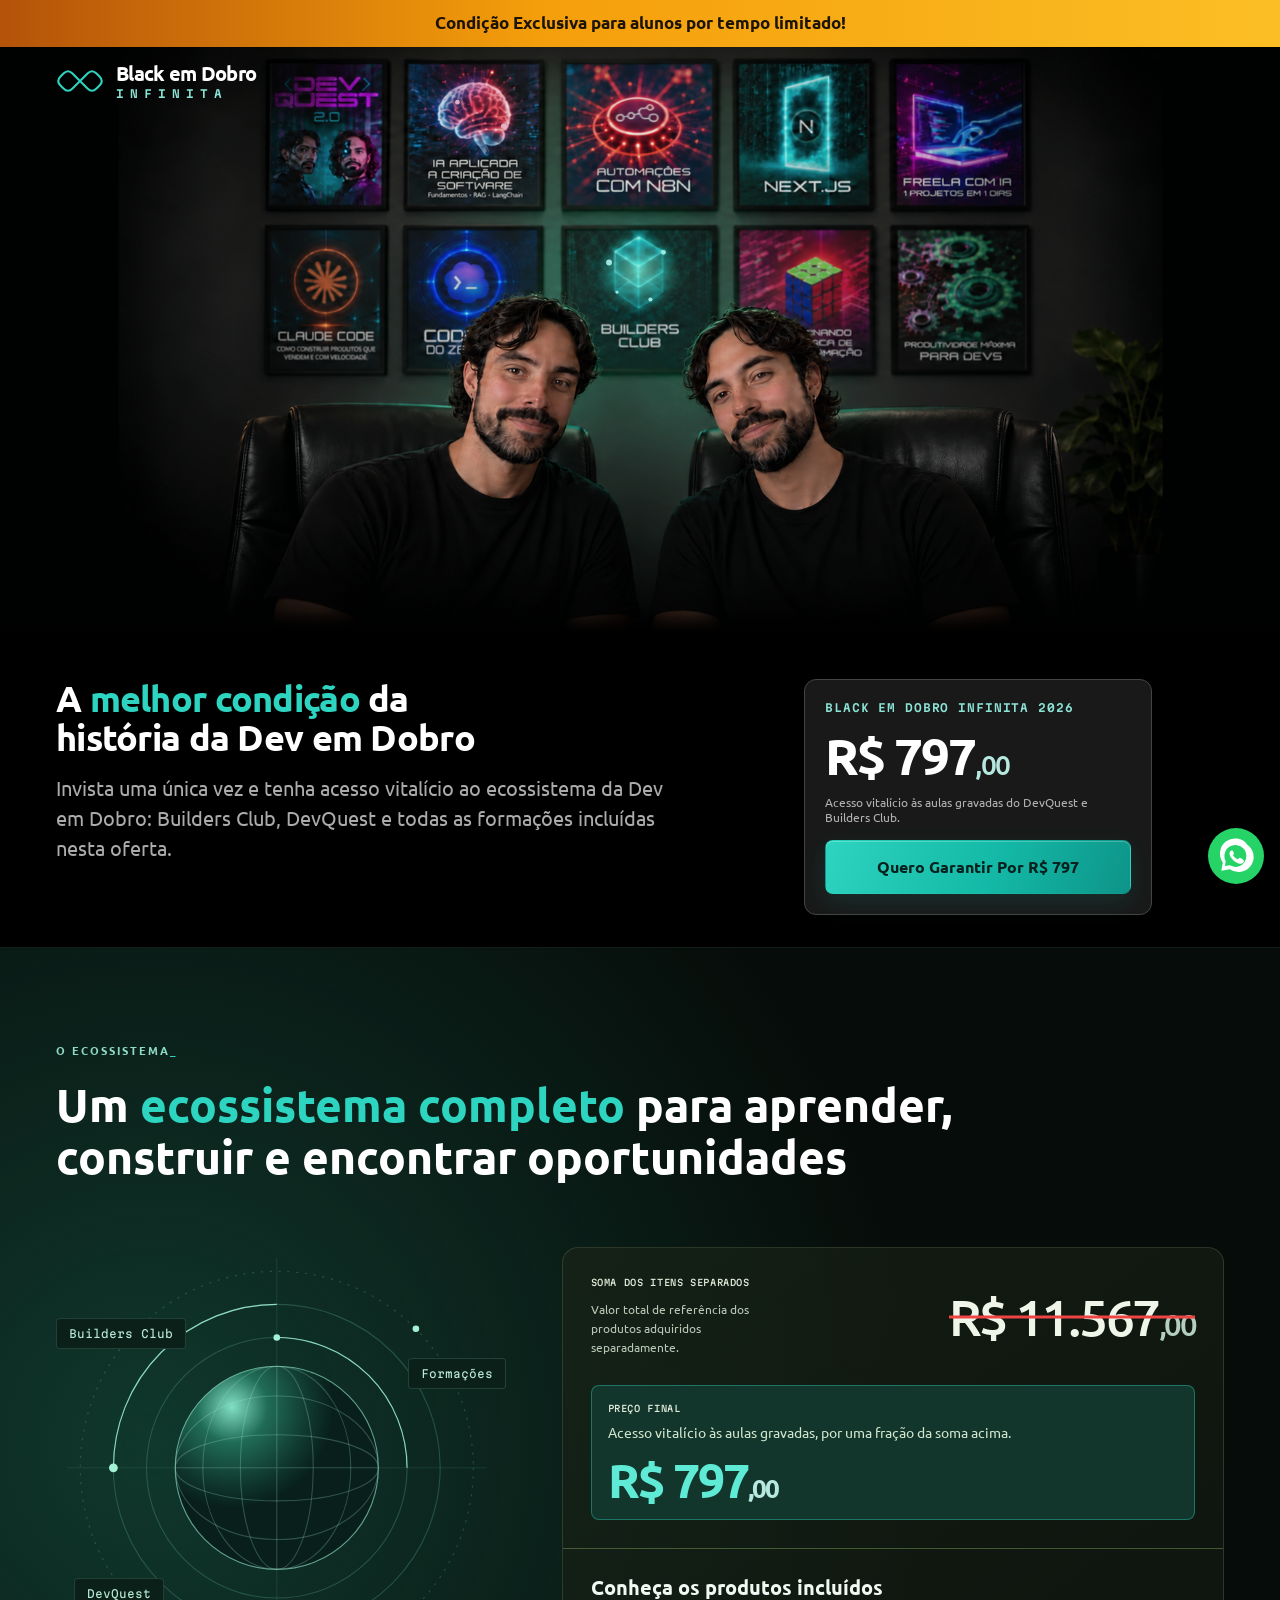
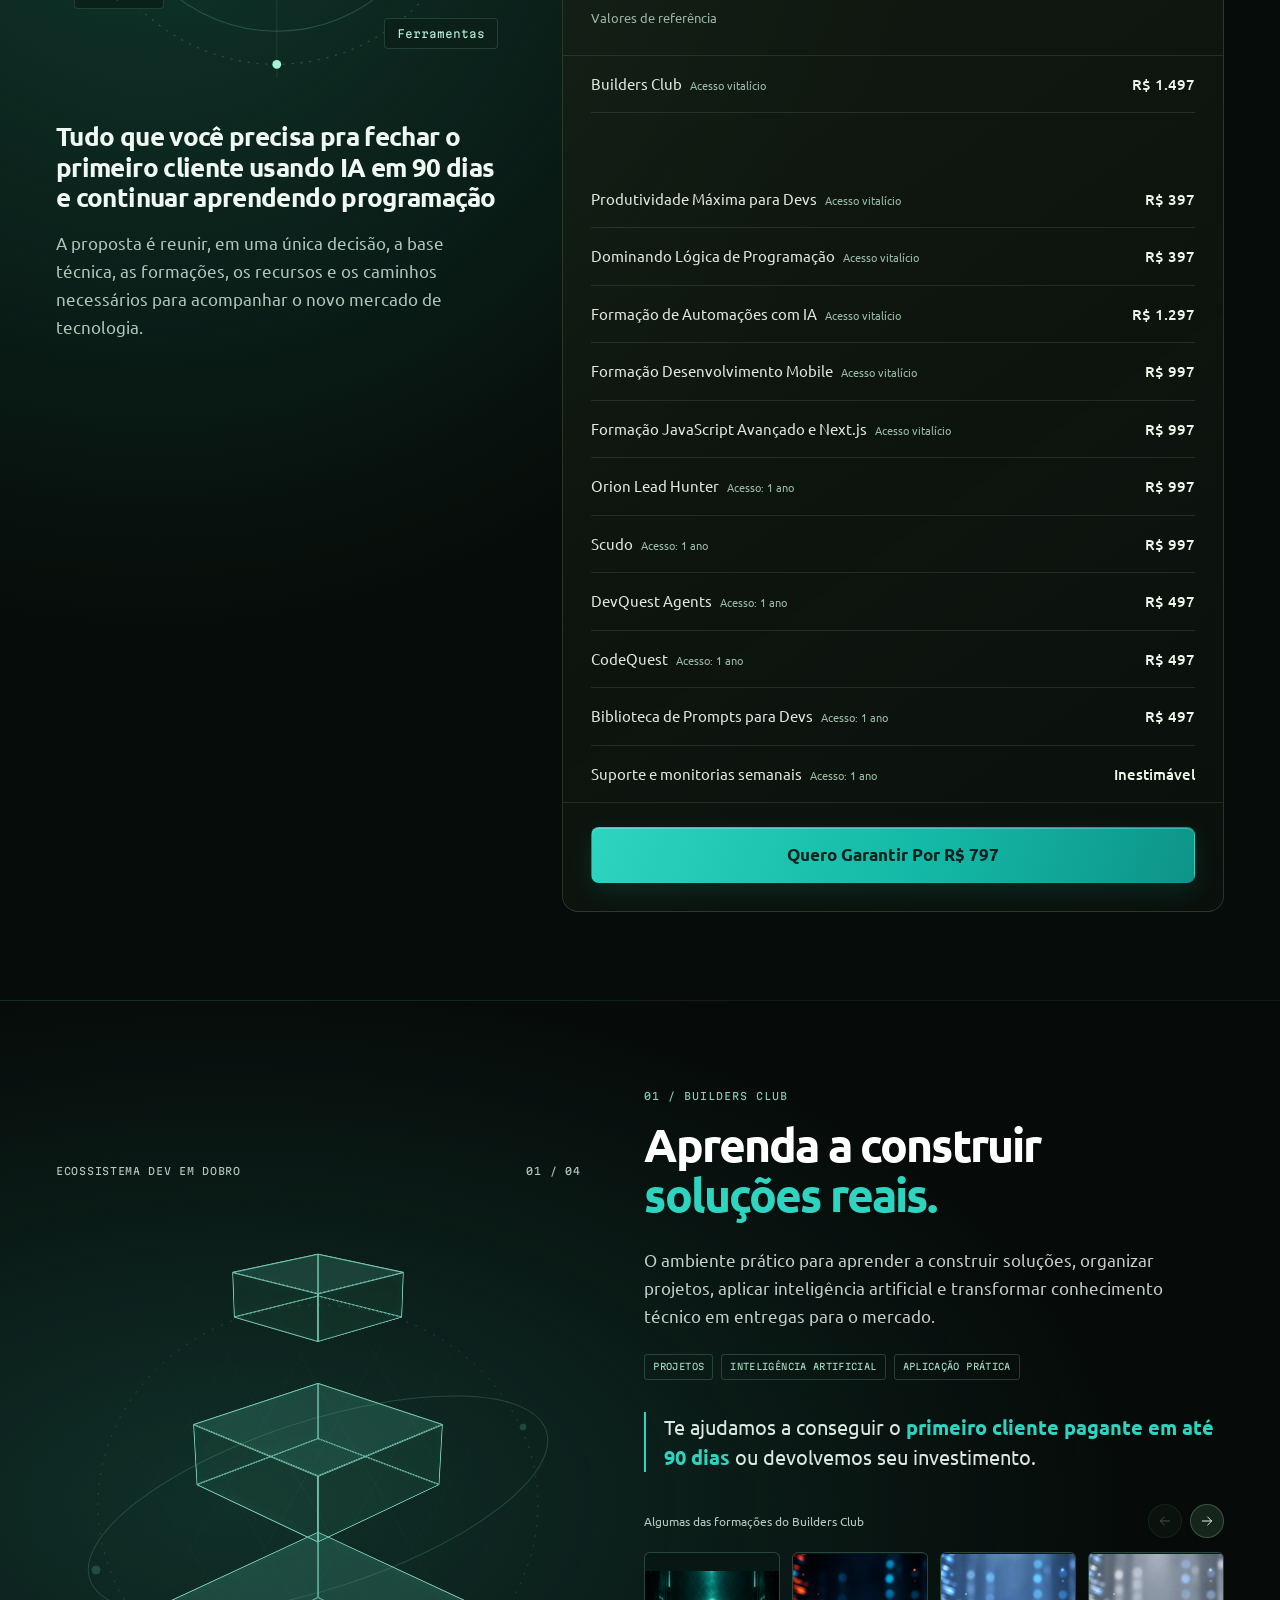
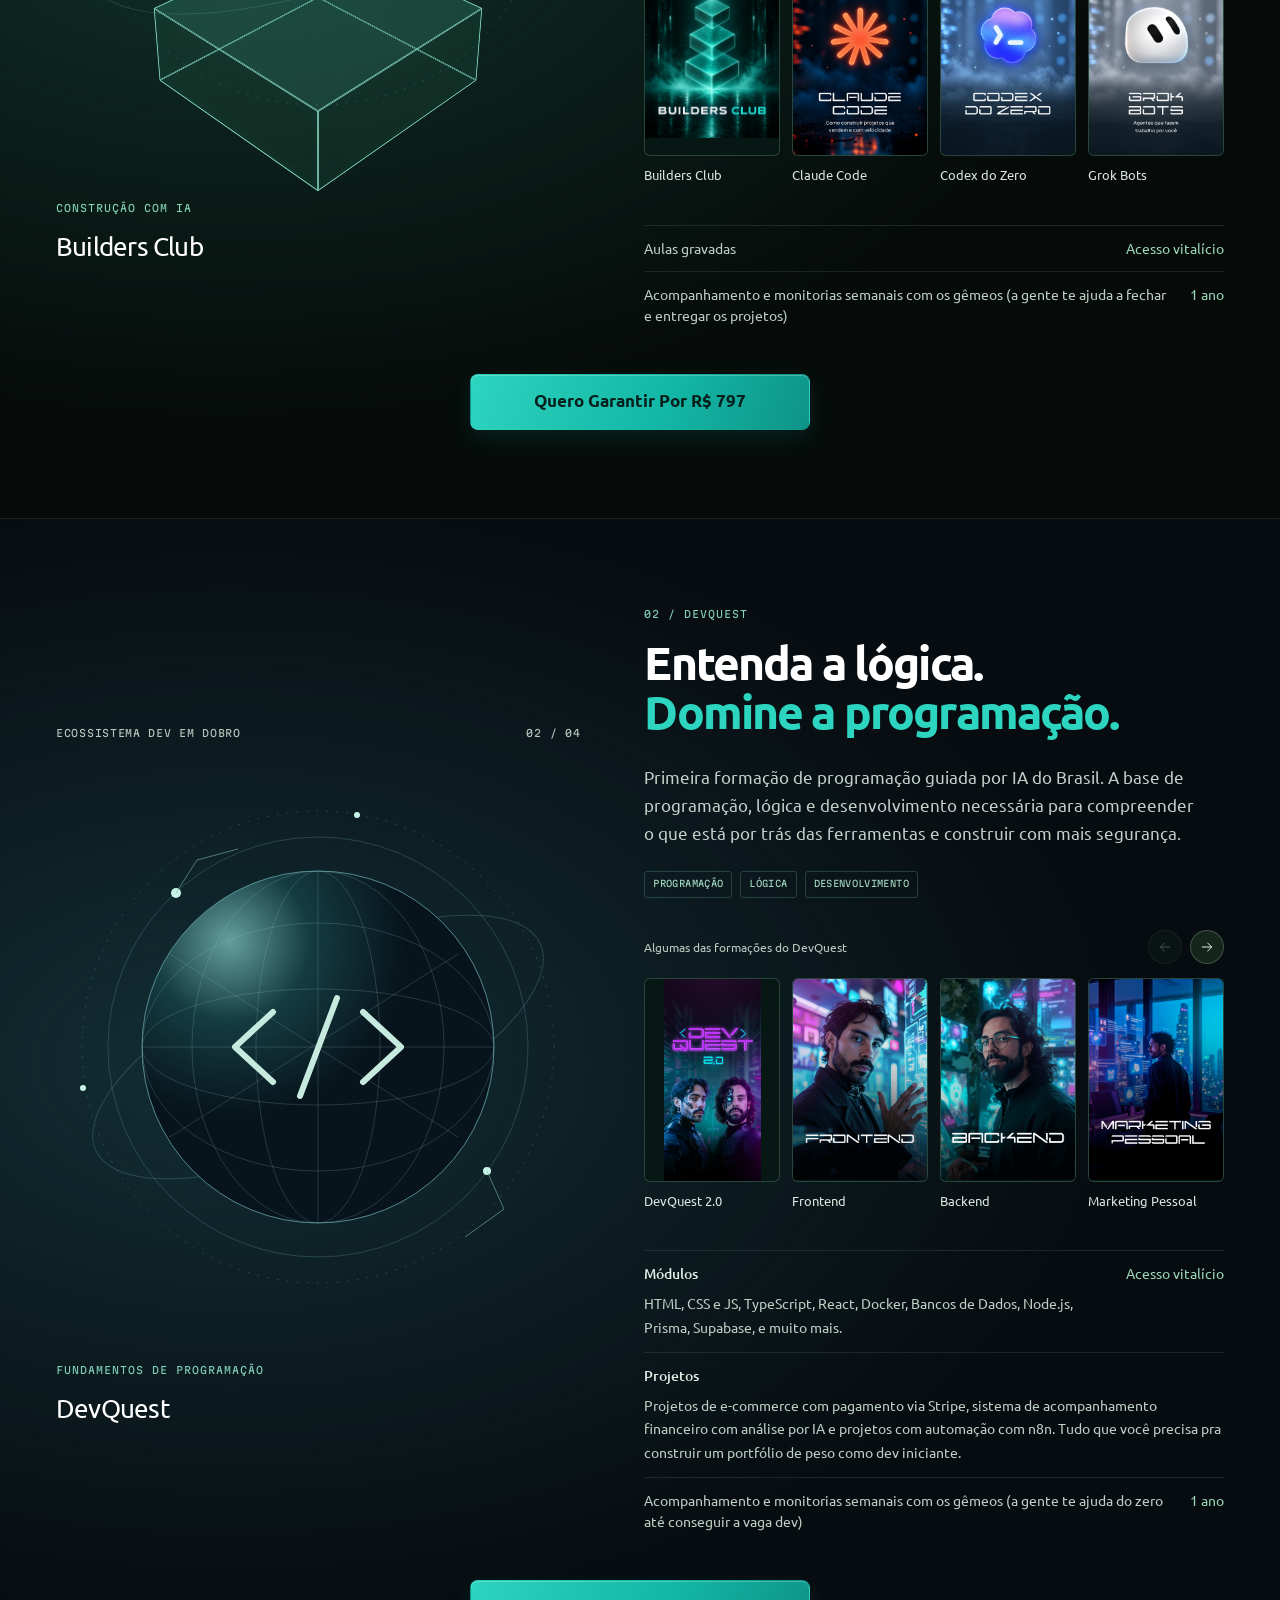
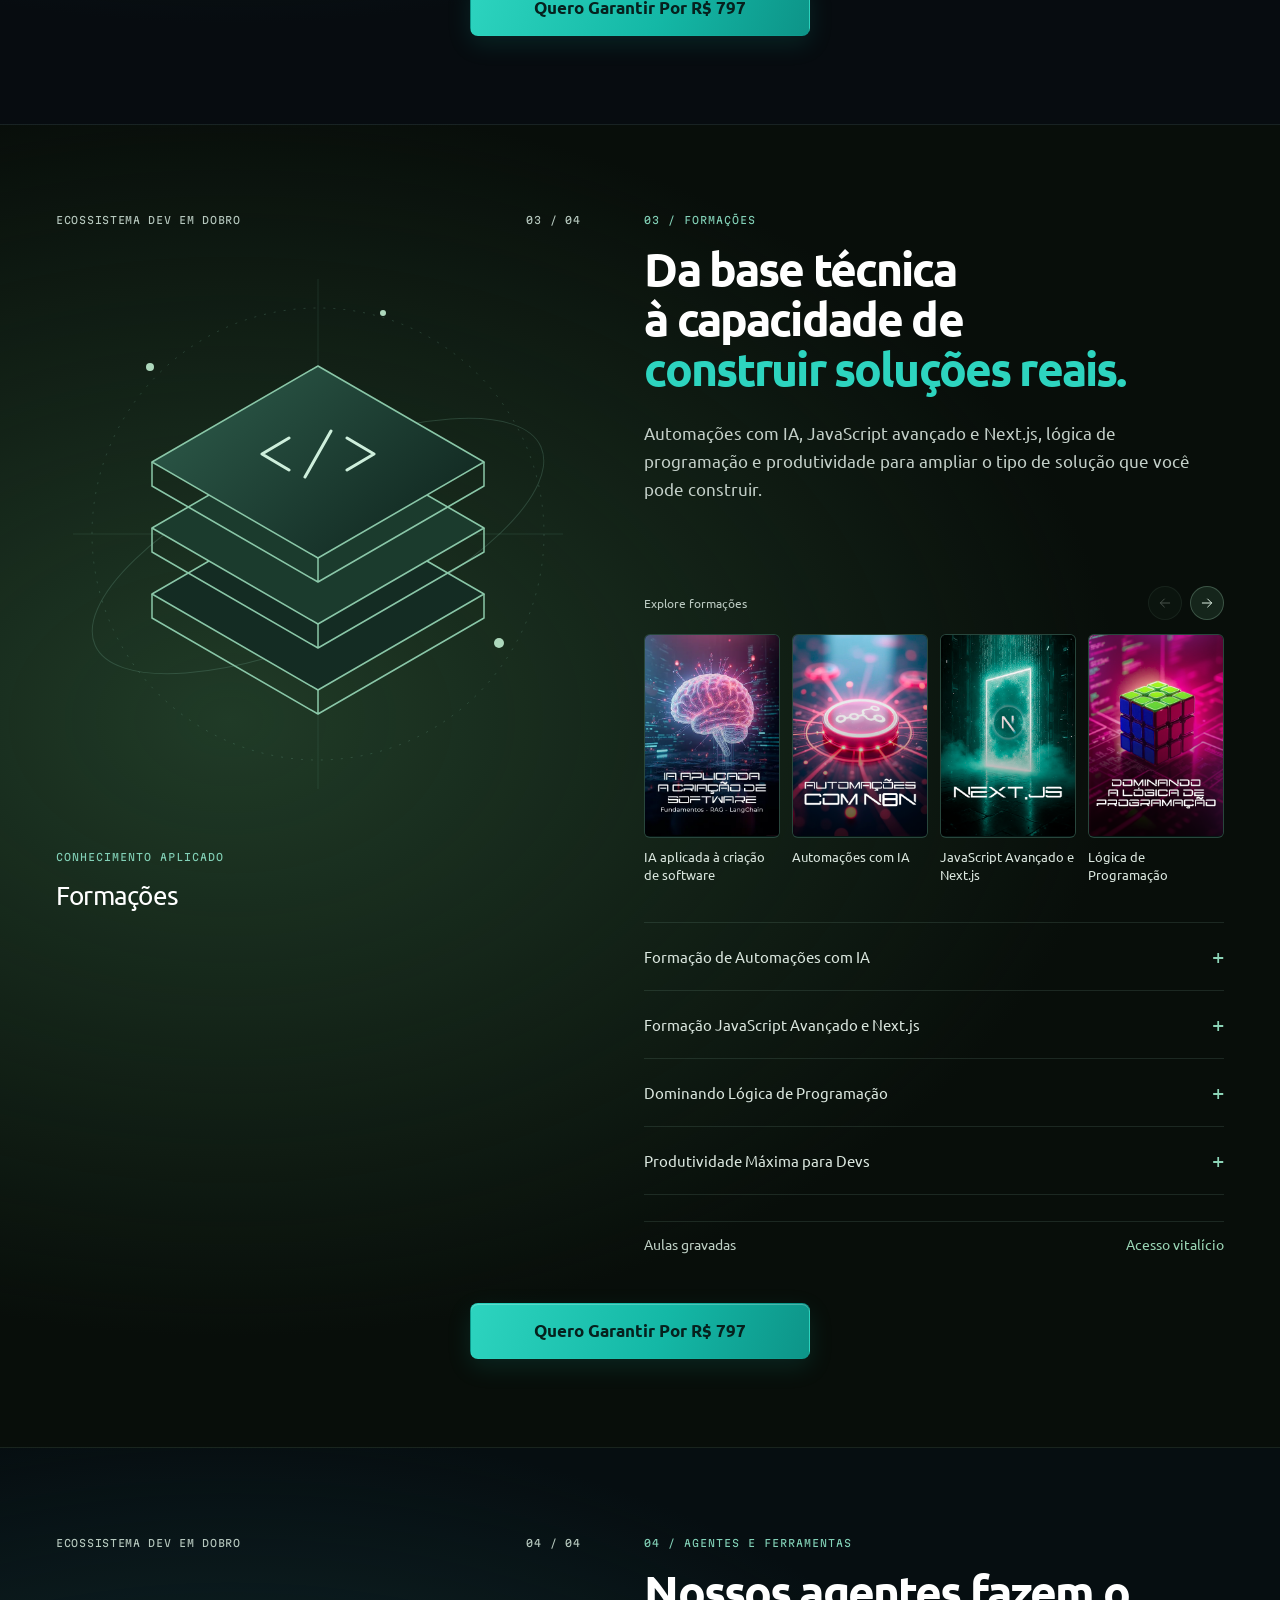
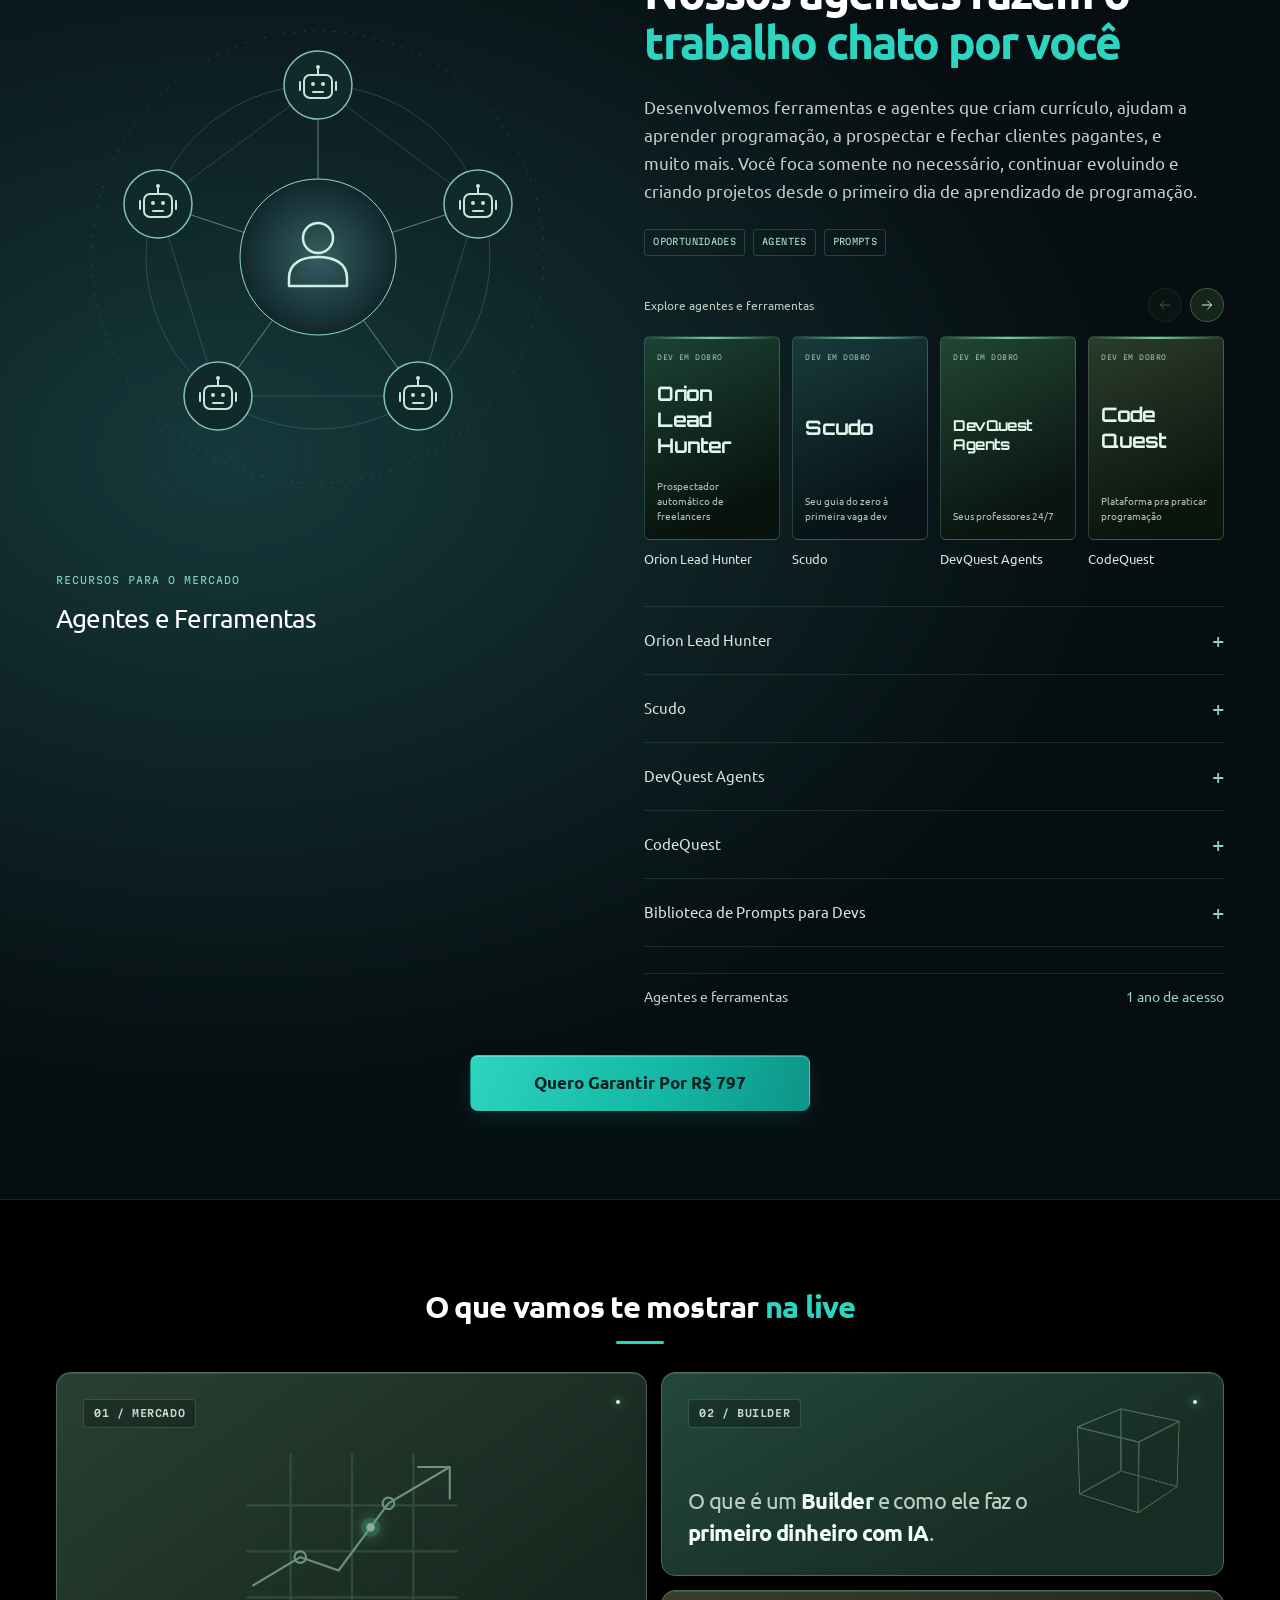
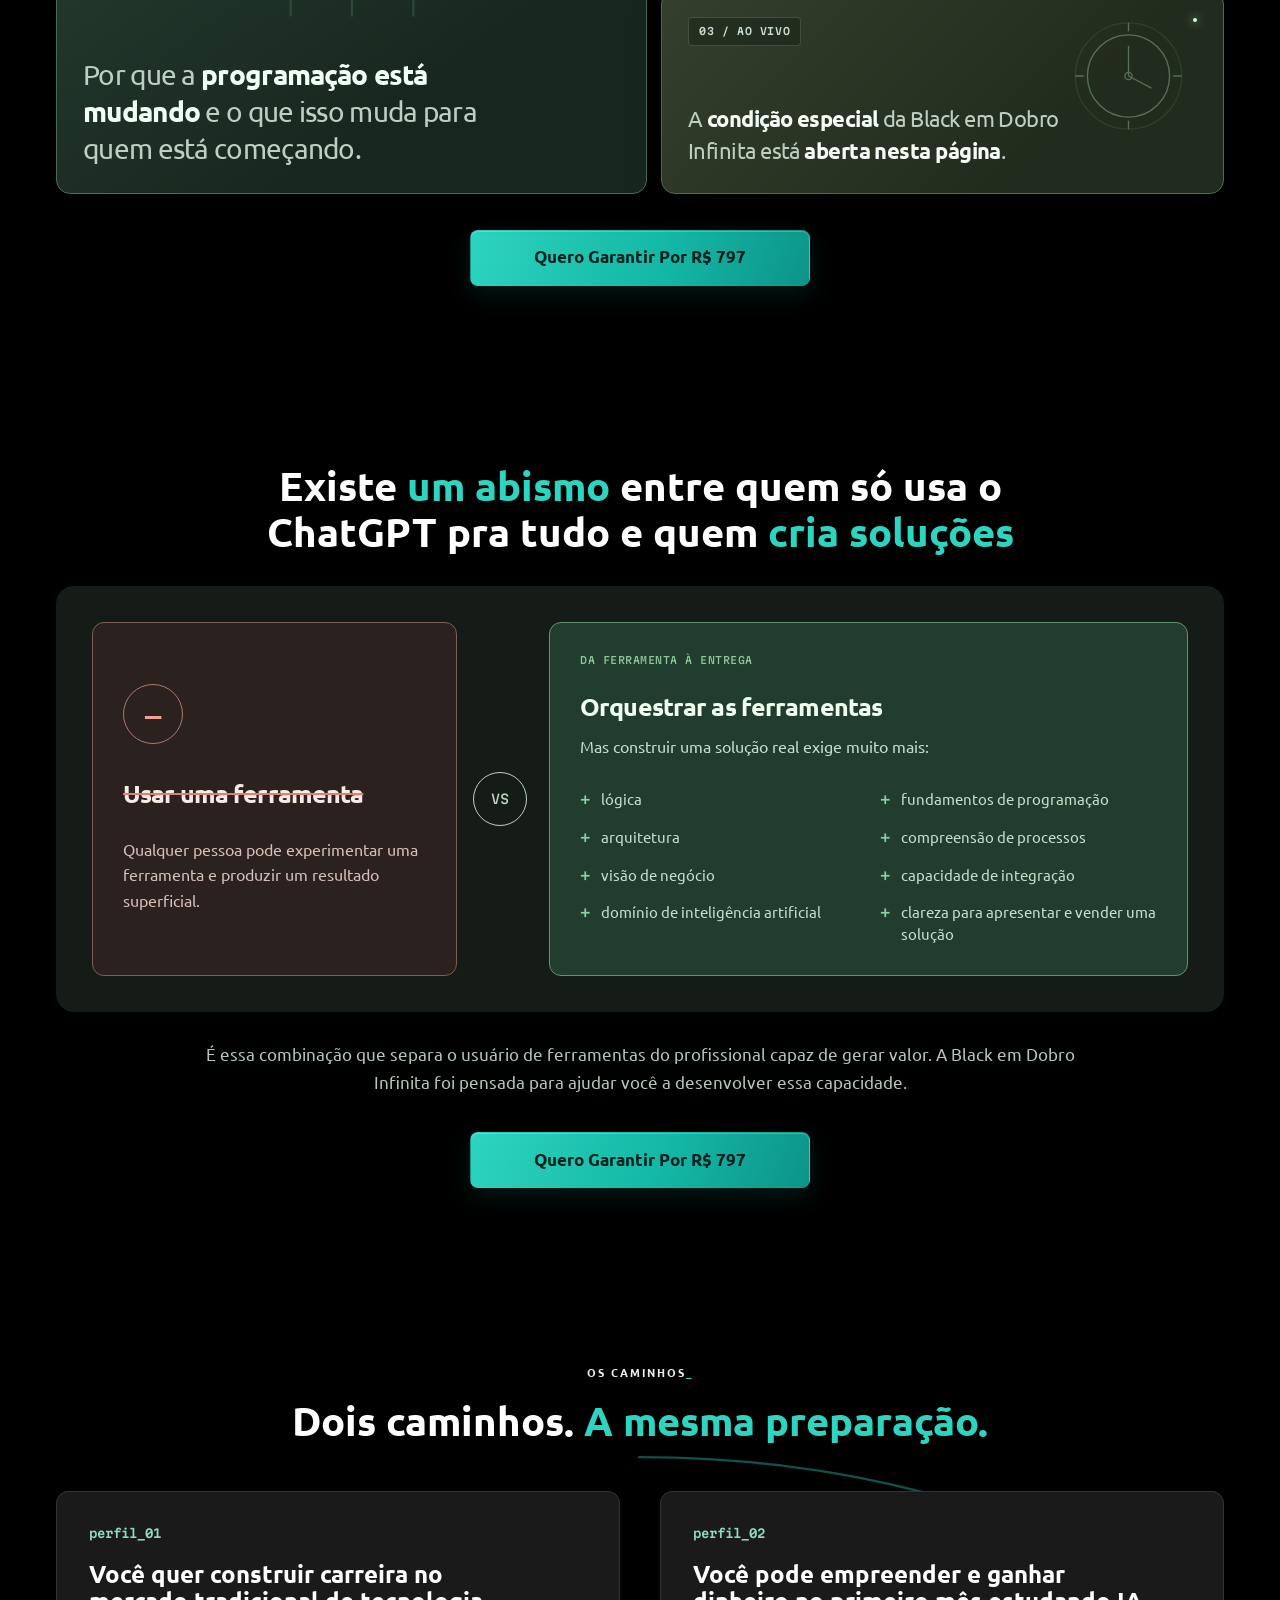
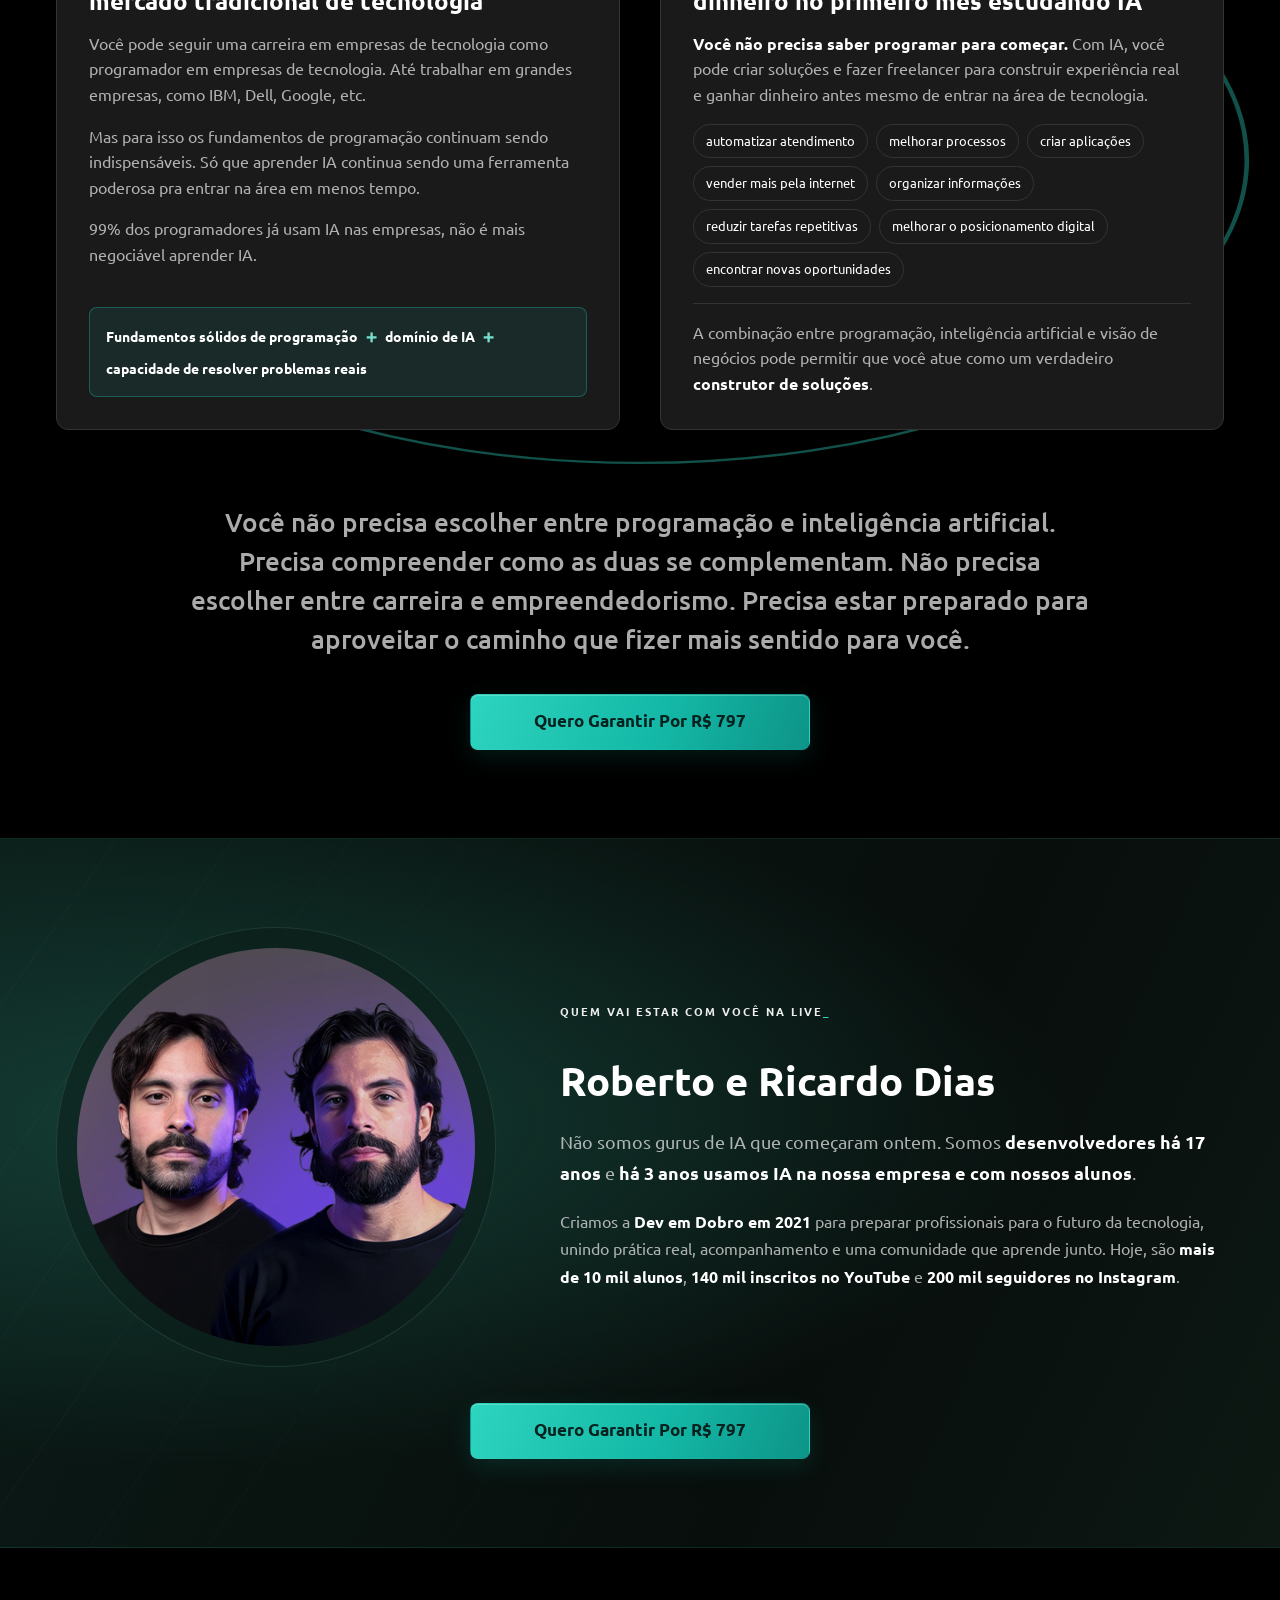
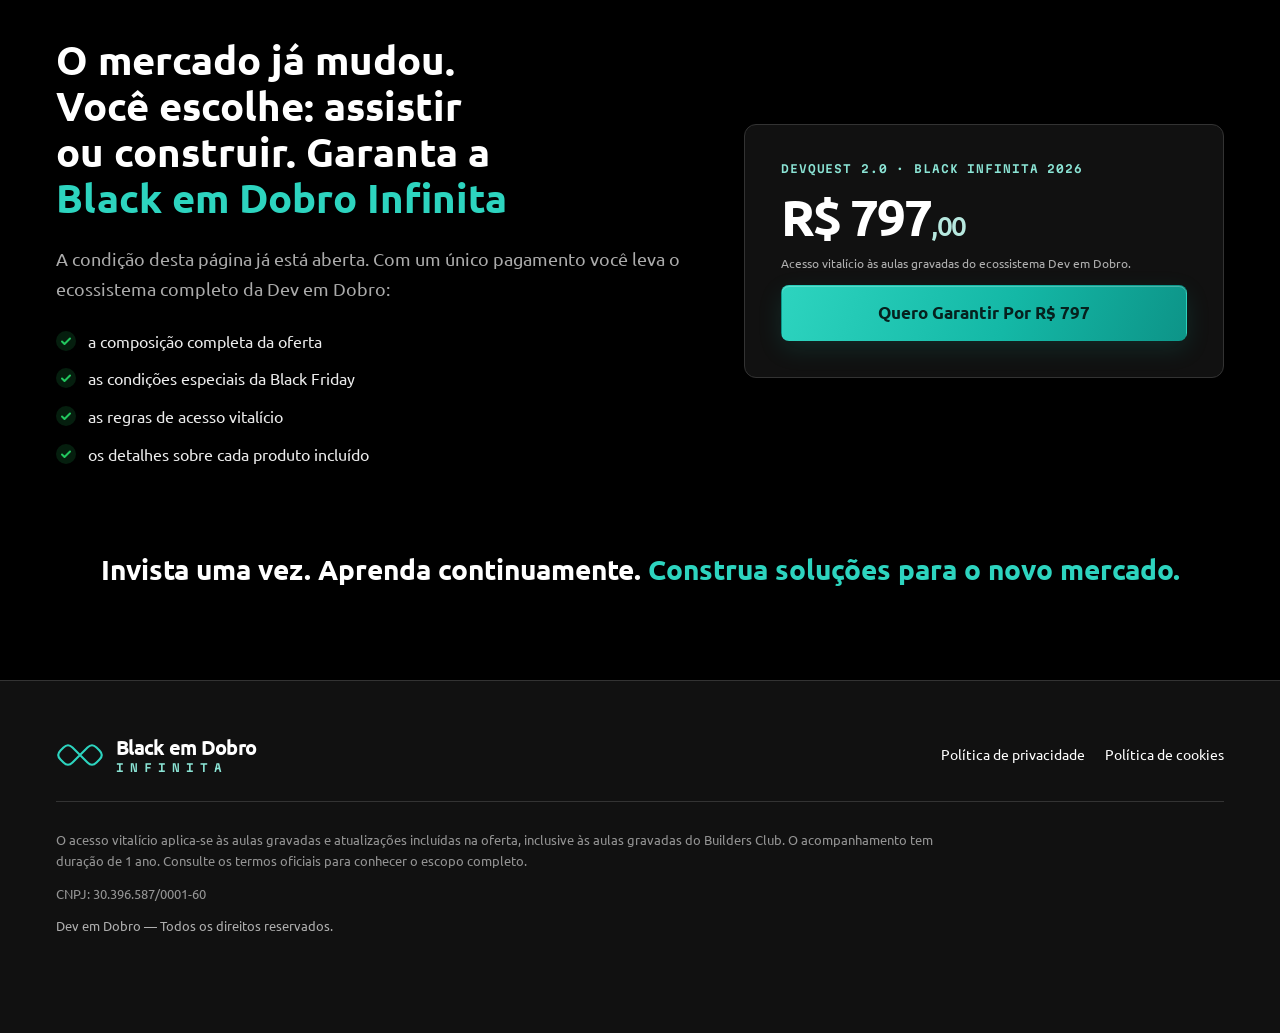
<file: v2/index.html>
<!doctype html>
<html lang="pt-BR">
<head>
  <!-- Google Tag Manager -->
  <script>(function(w,d,s,l,i){w[l]=w[l]||[];w[l].push({'gtm.start':
  new Date().getTime(),event:'gtm.js'});var f=d.getElementsByTagName(s)[0],
  j=d.createElement(s),dl=l!='dataLayer'?'&l='+l:'';j.async=true;j.src=
  'https://www.googletagmanager.com/gtm.js?id='+i+dl;f.parentNode.insertBefore(j,f);
  })(window,document,'script','dataLayer','GTM-NSPSF6RZ');</script>
  <!-- End Google Tag Manager -->
  <meta charset="utf-8">
  <meta name="viewport" content="width=device-width, initial-scale=1">
  <meta name="theme-color" content="#000000">
  <title>Dev Em Dobro - Black Infinita 2026</title>
  <meta name="description" content="DevQuest 2.0 e Black Infinita 2026 por R$ 797. Acesso vitalício às aulas gravadas do ecossistema Dev em Dobro.">
  <link rel="canonical" href="https://blackinfinita.devemdobro.com/v2">
  <link rel="preconnect" href="https://fonts.googleapis.com">
  <link rel="preconnect" href="https://fonts.gstatic.com" crossorigin>
  <link rel="stylesheet" href="https://fonts.googleapis.com/css2?family=Martian+Mono:wght@400;600;700&family=Ubuntu:ital,wght@0,400;0,500;0,700;1,400&display=swap">
  <link rel="stylesheet" href="/v2/css/style.css">
  <link rel="stylesheet" href="/v3/css/style.css?v=mobile-faces-high">
  <link rel="stylesheet" href="/v3/css/ecosystem.css?v=8">
  <link rel="stylesheet" href="/v3/css/builders.css?v=10">
  <link rel="stylesheet" href="/css/oferta.css">
</head>
<body class="v3 oferta">
  <!-- Google Tag Manager (noscript) -->
  <noscript><iframe src="https://www.googletagmanager.com/ns.html?id=GTM-NSPSF6RZ"
  height="0" width="0" style="display:none;visibility:hidden"></iframe></noscript>
  <!-- End Google Tag Manager (noscript) -->
  <a class="skip" href="#conteudo">Pular para o conteúdo</a>
  <p class="offer-ribbon">Condição Exclusiva para alunos por tempo limitado!</p>

  <header class="topbar" data-persistent>
    <div class="container topbar-inner">
      <a class="brand" href="#topo" aria-label="Black em Dobro Infinita — início">
        <span class="brand-mark" aria-hidden="true"><svg viewBox="-2 4 64 32" fill="none"><path d="M30 20L20 10Q14 4 8 10L4 14Q-2 20 4 26L8 30Q14 36 20 30L40 10Q46 4 52 10L56 14Q62 20 56 26L52 30Q46 36 40 30Z" stroke="currentColor" stroke-width="2.8" stroke-linecap="round" stroke-linejoin="round"/></svg></span>
        <span class="brand-wordmark"><span class="brand-title">Black em Dobro</span><span class="brand-edition">Infinita</span></span>
      </a>
    </div>
  </header>

  <main id="conteudo">
    <section class="hero" id="topo">
      <figure class="hero-banner" data-enter="0">
        <img src="/assets/banner-bf-final.png" alt="Capas das formações da Dev em Dobro e os fundadores Roberto e Ricardo Dias" width="1942" height="809">
        <svg class="hero-cover-motion" viewBox="0 0 1942 809" fill="none" aria-hidden="true" data-active="false">
          <defs>
            <pattern id="cover-artwork" patternUnits="userSpaceOnUse" width="1942" height="809"><image href="/assets/banner-bf-final.png" width="1942" height="809"/></pattern>
            <radialGradient id="cover-artwork-fade"><stop offset=".55" stop-color="white"/><stop offset="1" stop-color="black"/></radialGradient>
            <mask id="cover-artwork-mask" maskContentUnits="objectBoundingBox"><rect width="1" height="1" fill="url(#cover-artwork-fade)"/></mask>
            <radialGradient id="cover-cube-glow"><stop stop-color="#74ffe0" stop-opacity=".7"/><stop offset="1" stop-color="#2dd4bf" stop-opacity="0"/></radialGradient>
          </defs>
          <g fill="url(#cover-artwork)">
            <rect class="cover-artwork" x="467" y="29" width="146" height="85" mask="url(#cover-artwork-mask)"/>
            <rect class="cover-artwork" x="677" y="34" width="138" height="116" mask="url(#cover-artwork-mask)"/>
            <rect class="cover-artwork" x="901" y="53" width="138" height="105" mask="url(#cover-artwork-mask)"/>
            <rect class="cover-artwork" x="1150" y="30" width="100" height="147" mask="url(#cover-artwork-mask)"/>
            <rect class="cover-artwork" x="1335" y="49" width="155" height="123" mask="url(#cover-artwork-mask)"/>
            <rect class="cover-artwork cover-artwork--turn" x="485" y="269" width="108" height="108" mask="url(#cover-artwork-mask)"/>
            <rect class="cover-artwork" x="675" y="263" width="120" height="119" mask="url(#cover-artwork-mask)"/>
            <rect class="cover-artwork" x="917" y="249" width="105" height="119" mask="url(#cover-artwork-mask)"/>
            <rect class="cover-artwork" x="1162" y="281" width="96" height="96" mask="url(#cover-artwork-mask)"/>
            <rect class="cover-artwork cover-artwork--turn" x="1387" y="291" width="106" height="106" mask="url(#cover-artwork-mask)"/>
          </g>
          <ellipse class="cover-cube-glow" cx="970" cy="310" rx="58" ry="55" fill="url(#cover-cube-glow)"/>
          <g class="cover-cube-particles" fill="#9cffe8">
            <circle cx="929" cy="297" r="4"/><circle cx="1004" cy="283" r="3.2"/><circle cx="986" cy="348" r="2.8"/><circle cx="940" cy="338" r="2"/>
          </g>
          <g class="cover-brain-particles" fill="#ffb6cc">
            <circle cx="720" cy="76" r="3.2"/><circle cx="784" cy="109" r="4"/><circle cx="776" cy="62" r="2.4"/>
          </g>
        </svg>
      </figure>
      <div class="container hero-split">
        <div class="hero-copy">
          <h1 class="hero-title" data-enter="0">A <span class="hl">melhor condição</span> da história da Dev em Dobro</h1>
          <p class="hero-lead" data-enter="1">Invista uma única vez e tenha acesso vitalício ao ecossistema da Dev em Dobro: Builders Club, DevQuest e todas as formações incluídas nesta oferta.</p>
        </div>
        <div class="card signup-card offer-card hero-form">
          <p class="offer-card-label">Black em Dobro Infinita 2026</p>
          <p class="offer-card-price">R$ 797<span>,00</span></p>
          <p class="hero-form-note">Acesso vitalício às aulas gravadas do DevQuest e Builders Club.</p>
          <a class="btn btn-primary btn-lg btn-block" data-checkout href="https://pay.hub.la/NZKc6aZXwbD4ihw9vvPN">Quero garantir por R$ 797</a>
        </div>
      </div>
    </section>

    <section class="v3-section ecosystem-section" id="ecossistema" aria-labelledby="ecosystem-title">
      <div class="container">
        <header class="ecosystem-heading" data-enter="0">
          <p class="eyebrow">O ecossistema</p>
          <h2 class="title" id="ecosystem-title">Um <span class="hl">ecossistema completo</span> para aprender, construir e encontrar oportunidades</h2>
        </header>
        <div class="ecosystem-layout">
          <div class="ecosystem-visual" data-enter="0">
            <div class="ecosystem-art" data-universe-motion aria-hidden="true">
              <svg viewBox="0 0 400 400" fill="none">
                <defs>
                  <radialGradient id="ecosystem-sphere" cx=".28" cy=".2"><stop stop-color="#81dfc2"/><stop offset=".35" stop-color="#206c56"/><stop offset=".75" stop-color="#10392f"/><stop offset="1" stop-color="#081f1b"/></radialGradient>
                  <clipPath id="ecosystem-sphere-clip"><circle cx="200" cy="200" r="92"/></clipPath>
                </defs>
                <g stroke="#4f8e7d" stroke-opacity=".4"><circle cx="200" cy="200" r="118"/><circle cx="200" cy="200" r="148"/><circle cx="200" cy="200" r="178" stroke-dasharray="2 6"/><path d="M200 10V390M10 200H390" stroke-opacity=".2"/></g>
                <circle cx="200" cy="200" r="92" fill="url(#ecosystem-sphere)" stroke="#88d7bc" stroke-opacity=".7"/>
                <g class="universe-motion ecosystem-globe" clip-path="url(#ecosystem-sphere-clip)" stroke="#a4e5cf" stroke-opacity=".25"><ellipse cx="200" cy="200" rx="92" ry="30"/><ellipse cx="200" cy="200" rx="92" ry="65"/><ellipse cx="200" cy="200" rx="33" ry="92"/><ellipse cx="200" cy="200" rx="67" ry="92"/><path d="M108 200H292M200 108V292"/></g>
                <g class="universe-motion ecosystem-orbit" stroke="#8edac4"><path d="M200 82A118 118 0 0 1 318 200"/><circle cx="200" cy="82" r="3" fill="#a4f2d6" stroke="none"/></g>
                <g class="universe-motion ecosystem-orbit ecosystem-orbit--reverse" stroke="#8edac4"><path d="M52 200A148 148 0 0 1 200 52"/><circle cx="52" cy="200" r="4" fill="#a4f2d6" stroke="none"/></g>
                <g class="universe-motion ecosystem-satellites" fill="#a4f2d6"><circle cx="200" cy="378" r="4"/><circle cx="326" cy="74" r="3"/></g>
              </svg>
              <span class="ecosystem-node ecosystem-node--builders">Builders Club</span>
              <span class="ecosystem-node ecosystem-node--devquest">DevQuest</span>
              <span class="ecosystem-node ecosystem-node--formations">Formações</span>
              <span class="ecosystem-node ecosystem-node--tools">Ferramentas</span>
            </div>
            <h3>Tudo que você precisa pra fechar o primeiro cliente usando IA em 90 dias e continuar aprendendo programação</h3>
            <p>A proposta é reunir, em uma única decisão, a base técnica, as formações, os recursos e os caminhos necessários para acompanhar o novo mercado de tecnologia.</p>
          </div>
          <div class="ecosystem-inventory">
            <div class="ecosystem-total" data-enter="1">
              <div class="ecosystem-total-summary">
                <div><p class="ecosystem-total-label">Soma dos itens separados</p><p>Valor total de referência dos produtos adquiridos separadamente.</p></div>
                <p class="ecosystem-total-value">R$ 11.567<span>,00</span></p>
              </div>
              <div class="ecosystem-final">
                <div class="ecosystem-final-copy">
                  <p class="ecosystem-total-label">Preço final</p>
                  <p>Acesso vitalício às aulas gravadas, por uma fração da soma acima.</p>
                </div>
                <p class="ecosystem-final-value">R$ 797<span>,00</span></p>
              </div>
            </div>
            <div class="ecosystem-list-heading" data-enter="0"><h3>Conheça os produtos incluídos</h3><p>Valores de referência</p></div>
            <dl class="ecosystem-products">
              <div data-enter="0"><dt>Builders Club<small>Acesso vitalício</small></dt><dd>R$ 1.497</dd></div>
              <div data-enter="0"><dt>DevQuest<small>Acesso vitalício</small></dt><dd>R$ 2.500</dd></div>
              <div data-enter="0"><dt>Produtividade Máxima para Devs<small>Acesso vitalício</small></dt><dd>R$ 397</dd></div>
              <div data-enter="0"><dt>Dominando Lógica de Programação<small>Acesso vitalício</small></dt><dd>R$ 397</dd></div>
              <div data-enter="0"><dt>Formação de Automações com IA<small>Acesso vitalício</small></dt><dd>R$ 1.297</dd></div>
              <div data-enter="0"><dt>Formação Desenvolvimento Mobile<small>Acesso vitalício</small></dt><dd>R$ 997</dd></div>
              <div data-enter="0"><dt>Formação JavaScript Avançado e Next.js<small>Acesso vitalício</small></dt><dd>R$ 997</dd></div>
              <div data-enter="0"><dt>Orion Lead Hunter<small>Acesso: 1 ano</small></dt><dd>R$ 997</dd></div>
              <div data-enter="0"><dt>Scudo<small>Acesso: 1 ano</small></dt><dd>R$ 997</dd></div>
              <div data-enter="0"><dt>DevQuest Agents<small>Acesso: 1 ano</small></dt><dd>R$ 497</dd></div>
              <div data-enter="0"><dt>CodeQuest<small>Acesso: 1 ano</small></dt><dd>R$ 497</dd></div>
              <div data-enter="0"><dt>Biblioteca de Prompts para Devs<small>Acesso: 1 ano</small></dt><dd>R$ 497</dd></div>
              <div data-enter="0"><dt>Suporte e monitorias semanais<small>Acesso: 1 ano</small></dt><dd>Inestimável</dd></div>
            </dl>
            <div class="ecosystem-action" data-enter="1">
              <a class="btn btn-primary btn-lg btn-block" data-checkout href="https://pay.hub.la/NZKc6aZXwbD4ihw9vvPN">Quero garantir por R$ 797</a>
            </div>
          </div>
        </div>
      </div>
    </section>

    <section class="v3-section builders-universe" id="builders-club" aria-labelledby="builders-title">
      <div class="container builders-universe-grid">
        <div class="builders-universe-visual" data-enter="0">
          <div class="builders-universe-meta"><span>Ecossistema Dev em Dobro</span><span>01 / 04</span></div>
          <div class="builders-art" data-universe-motion aria-hidden="true">
            <svg class="builders-universe-orbits" viewBox="0 0 520 560" fill="none"><ellipse cx="260" cy="300" rx="240" ry="84" transform="rotate(-18 260 300)"/><ellipse cx="260" cy="300" rx="220" ry="200" stroke-dasharray="2 8"/><circle cx="38" cy="365" r="4" fill="currentColor"/><circle cx="465" cy="222" r="3" fill="currentColor"/></svg>
            <div class="builders-cube builders-cube--small"><span class="cube-front"></span><span class="cube-back"></span><span class="cube-left"></span><span class="cube-right"></span><span class="cube-top"></span><span class="cube-bottom"></span></div>
            <div class="builders-cube builders-cube--middle"><span class="cube-front"></span><span class="cube-back"></span><span class="cube-left"></span><span class="cube-right"></span><span class="cube-top"></span><span class="cube-bottom"></span></div>
            <div class="builders-cube builders-cube--base"><span class="cube-front"></span><span class="cube-back"></span><span class="cube-left"></span><span class="cube-right"></span><span class="cube-top"></span><span class="cube-bottom"></span></div>
          </div>
          <div class="builders-universe-caption"><p>Construção com IA</p><h3>Builders Club</h3></div>
        </div>
        <div class="builders-universe-copy">
          <p class="builders-universe-kicker" data-enter="0">01 / Builders Club</p>
          <h2 id="builders-title" data-enter="0">Aprenda a construir <span class="hl">soluções reais.</span></h2>
          <p class="builders-universe-description" data-enter="1">O ambiente prático para aprender a construir soluções, organizar projetos, aplicar inteligência artificial e transformar conhecimento técnico em entregas para o mercado.</p>
          <ul class="builders-universe-tags" aria-label="Focos do Builders Club" data-enter="2"><li>Projetos</li><li>Inteligência artificial</li><li>Aplicação prática</li></ul>
          <p class="builders-promise" data-enter="1">Te ajudamos a conseguir o <strong>primeiro cliente pagante em até 90 dias</strong> ou devolvemos seu investimento.</p>
          <div class="builders-gallery" data-course-gallery data-enter="1">
            <div class="builders-gallery-header">
              <p>Algumas das formações do Builders Club</p>
              <div class="builders-gallery-controls">
                <button type="button" data-gallery-prev aria-label="Capa anterior" aria-controls="builders-covers" disabled><svg viewBox="0 0 24 24" fill="none" aria-hidden="true"><path d="M19 12H5M11 6L5 12L11 18"/></svg></button>
                <button type="button" data-gallery-next aria-label="Próxima capa" aria-controls="builders-covers"><svg viewBox="0 0 24 24" fill="none" aria-hidden="true"><path d="M5 12H19M13 6L19 12L13 18"/></svg></button>
              </div>
            </div>
            <div class="builders-covers" id="builders-covers" role="region" aria-label="Capas dos cursos do Builders Club" tabindex="0">
              <figure class="builders-course"><div class="builders-course-image"><img src="/v3/assets/builders-club.png" alt="Capa do Builders Club" width="1122" height="1402" loading="lazy" decoding="async"></div><figcaption>Builders Club</figcaption></figure>
              <figure class="builders-course"><div class="builders-course-image"><img src="/v3/assets/claude-code-pechan.webp" alt="Capa do curso Claude Code" width="400" height="600" loading="lazy" decoding="async"></div><figcaption>Claude Code</figcaption></figure>
              <figure class="builders-course"><div class="builders-course-image"><img src="/v3/assets/codex-do-zero-pechan-azul.webp" alt="Capa do curso Codex do Zero" width="400" height="600" loading="lazy" decoding="async"></div><figcaption>Codex do Zero</figcaption></figure>
              <figure class="builders-course"><div class="builders-course-image"><img src="/v3/assets/grok-bots-pechan-cinza-v2.webp" alt="Capa do curso Grok Bots — Agentes que fazem trabalho por você" width="400" height="600" loading="lazy" decoding="async"></div><figcaption>Grok Bots</figcaption></figure>
              <figure class="builders-course" aria-label="E muito mais"><div class="builders-course-image builders-course-placeholder"><span aria-hidden="true">+</span><p>E muito mais...</p></div></figure>
            </div>
          </div>
          <dl class="builders-universe-access" data-enter="2"><div><dt>Aulas gravadas</dt><dd>Acesso vitalício</dd></div><div><dt>Acompanhamento e monitorias semanais com os gêmeos (a gente te ajuda a fechar e entregar os projetos)</dt><dd>1 ano</dd></div></dl>
        </div>
      </div>
      <div class="container offer-cta offer-cta--center">
        <a class="btn btn-primary btn-lg" data-checkout href="https://pay.hub.la/NZKc6aZXwbD4ihw9vvPN">Quero garantir por R$ 797</a>
      </div>
    </section>

    <section class="v3-section builders-universe devquest-universe" id="devquest" aria-labelledby="devquest-title">
      <div class="container builders-universe-grid">
        <div class="builders-universe-visual" data-enter="0">
          <div class="builders-universe-meta"><span>Ecossistema Dev em Dobro</span><span>02 / 04</span></div>
          <div class="devquest-art" data-universe-motion aria-hidden="true">
            <svg viewBox="0 0 520 560" fill="none">
              <defs><radialGradient id="devquest-sphere" cx=".25" cy=".2"><stop stop-color="#639e9d"/><stop offset=".45" stop-color="#153c42"/><stop offset="1" stop-color="#07141b"/></radialGradient><clipPath id="devquest-globe-clip"><circle cx="260" cy="280" r="176"/></clipPath></defs>
              <g class="universe-motion universe-orbit" stroke="#527e88" stroke-opacity=".4"><circle cx="260" cy="280" r="210"/><circle cx="260" cy="280" r="236" stroke-dasharray="2 8"/><ellipse cx="260" cy="280" rx="245" ry="90" transform="rotate(-25 260 280)"/></g>
              <circle cx="260" cy="280" r="176" fill="url(#devquest-sphere)" stroke="#73b6b9" stroke-opacity=".7"/>
              <g class="universe-motion devquest-grid" clip-path="url(#devquest-globe-clip)" stroke="#95cdcd" stroke-opacity=".2"><ellipse cx="260" cy="280" rx="176" ry="58"/><ellipse cx="260" cy="280" rx="176" ry="124"/><ellipse cx="260" cy="280" rx="62" ry="176"/><ellipse cx="260" cy="280" rx="126" ry="176"/><path d="M84 280H436M260 104V456M112 187L400 370M112 370L400 187"/></g>
              <g stroke="#c6eade" stroke-width="6" stroke-linecap="round" stroke-linejoin="round"><path d="M215 245L177 280L215 315M305 245L343 280L305 315M279 231L242 329"/></g>
              <g class="universe-motion devquest-satellites" fill="#c7f4e9">
                <circle cx="118" cy="126" r="5"/><circle cx="429" cy="404" r="4"/><circle cx="25" cy="321" r="3"/><circle cx="299" cy="48" r="3"/>
                <path d="M118 126L139 93L180 82M429 404L446 442L407 470" fill="none" stroke="#77b3ae" stroke-opacity=".6"/>
              </g>
            </svg>
          </div>
          <div class="builders-universe-caption"><p>Fundamentos de programação</p><h3>DevQuest</h3></div>
        </div>
        <div class="builders-universe-copy">
          <p class="builders-universe-kicker" data-enter="0">02 / DevQuest</p>
          <h2 id="devquest-title" data-enter="0">Entenda a lógica. <span class="hl">Domine a programação.</span></h2>
          <p class="builders-universe-description" data-enter="1">Primeira formação de programação guiada por IA do Brasil. A base de programação, lógica e desenvolvimento necessária para compreender o que está por trás das ferramentas e construir com mais segurança.</p>
          <ul class="builders-universe-tags" aria-label="Focos do DevQuest" data-enter="2"><li>Programação</li><li>Lógica</li><li>Desenvolvimento</li></ul>
          <div class="builders-gallery" data-course-gallery data-enter="1">
            <div class="builders-gallery-header">
              <p>Algumas das formações do DevQuest</p>
              <div class="builders-gallery-controls">
                <button type="button" data-gallery-prev aria-label="Capa anterior" aria-controls="devquest-covers" disabled><svg viewBox="0 0 24 24" fill="none" aria-hidden="true"><path d="M19 12H5M11 6L5 12L11 18"/></svg></button>
                <button type="button" data-gallery-next aria-label="Próxima capa" aria-controls="devquest-covers"><svg viewBox="0 0 24 24" fill="none" aria-hidden="true"><path d="M5 12H19M13 6L19 12L13 18"/></svg></button>
              </div>
            </div>
            <div class="builders-covers" id="devquest-covers" role="region" aria-label="Capas da formação DevQuest" tabindex="0">
              <figure class="builders-course"><div class="builders-course-image"><img src="/v3/assets/devquest.png" alt="Capa da formação DevQuest 2.0" width="1288" height="2688" loading="lazy" decoding="async"></div><figcaption>DevQuest 2.0</figcaption></figure>
              <figure class="builders-course"><div class="builders-course-image"><img src="/v3/assets/devquest-frontend.png" alt="Capa do módulo Frontend" width="400" height="600" loading="lazy" decoding="async"></div><figcaption>Frontend</figcaption></figure>
              <figure class="builders-course"><div class="builders-course-image"><img src="/v3/assets/devquest-backend.png" alt="Capa do módulo Backend" width="400" height="600" loading="lazy" decoding="async"></div><figcaption>Backend</figcaption></figure>
              <figure class="builders-course"><div class="builders-course-image"><img src="/v3/assets/devquest-marketing-pessoal.png" alt="Capa do módulo Marketing Pessoal" width="400" height="600" loading="lazy" decoding="async"></div><figcaption>Marketing Pessoal</figcaption></figure>
              <figure class="builders-course"><div class="builders-course-image"><img src="/v3/assets/next-js.png" alt="Capa da formação Next.js" width="400" height="600" loading="lazy" decoding="async"></div><figcaption>Next.js</figcaption></figure>
              <figure class="builders-course"><div class="builders-course-image"><img src="/v3/assets/devquest-ia-para-devs.png" alt="Capa do módulo IA para Devs" width="400" height="600" loading="lazy" decoding="async"></div><figcaption>IA para Devs</figcaption></figure>
              <figure class="builders-course"><div class="builders-course-image"><img src="/v3/assets/devquest-syntax-wear.png" alt="Capa do projeto Syntax Wear — E-commerce feito em React.js e TypeScript" width="400" height="600" loading="lazy" decoding="async"></div><figcaption>Syntax Wear</figcaption></figure>
              <figure class="builders-course"><div class="builders-course-image"><img src="/v3/assets/devquest-fintrack-ai.webp" alt="Capa do projeto FinTrack AI" width="400" height="600" loading="lazy" decoding="async"></div><figcaption>FinTrack AI</figcaption></figure>
              <figure class="builders-course" aria-label="E muito mais"><div class="builders-course-image builders-course-placeholder"><span aria-hidden="true">+</span><p>E muito mais...</p></div></figure>
            </div>
          </div>
          <dl class="builders-universe-access" data-enter="2"><div class="devquest-modules"><dt><strong>Módulos</strong><span>HTML, CSS e JS, TypeScript, React, Docker, Bancos de Dados, Node.js, Prisma, Supabase, e muito mais.</span></dt><dd>Acesso vitalício</dd></div><div class="devquest-projects"><dt>Projetos</dt><dd>Projetos de e-commerce com pagamento via Stripe, sistema de acompanhamento financeiro com análise por IA e projetos com automação com n8n. Tudo que você precisa pra construir um portfólio de peso como dev iniciante.</dd></div><div><dt>Acompanhamento e monitorias semanais com os gêmeos (a gente te ajuda do zero até conseguir a vaga dev)</dt><dd>1 ano</dd></div></dl>
        </div>
      </div>
      <div class="container offer-cta offer-cta--center">
        <a class="btn btn-primary btn-lg" data-checkout href="https://pay.hub.la/NZKc6aZXwbD4ihw9vvPN">Quero garantir por R$ 797</a>
      </div>
    </section>

    <section class="v3-section builders-universe formations-universe" id="formacoes" aria-labelledby="formacoes-title">
      <div class="container builders-universe-grid">
        <div class="builders-universe-visual" data-enter="0">
          <div class="builders-universe-meta"><span>Ecossistema Dev em Dobro</span><span>03 / 04</span></div>
          <div class="devquest-art" data-universe-motion aria-hidden="true">
            <svg viewBox="0 0 520 560" fill="none">
              <defs><linearGradient id="formations-panel" x1="130" y1="140" x2="370" y2="400" gradientUnits="userSpaceOnUse"><stop stop-color="#2b5747"/><stop offset="1" stop-color="#0a1b16"/></linearGradient></defs>
              <g stroke="#75ad94" stroke-opacity=".25"><circle cx="260" cy="280" r="226" stroke-dasharray="2 8"/><ellipse cx="260" cy="292" rx="244" ry="88" transform="rotate(-24 260 292)"/><path d="M260 25V535M15 280H505" stroke-opacity=".15"/></g>
              <g stroke="#8ac7a8" stroke-width="1.5" stroke-linejoin="round">
                <g class="universe-motion formation-layer formation-layer--base"><path d="M94 340L260 244L426 340L260 436Z" fill="#142c23"/><path d="M94 340V364L260 460L426 364V340M260 436V460"/></g>
                <g class="universe-motion formation-layer formation-layer--middle"><path d="M94 274L260 178L426 274L260 370Z" fill="#1b3b2d"/><path d="M94 274V298L260 394L426 298V274M260 370V394"/></g>
                <g class="universe-motion formation-layer">
                  <path d="M94 208L260 112L426 208L260 304Z" fill="url(#formations-panel)"/><path d="M94 208V232L260 328L426 232V208M260 304V328"/>
                  <g stroke="#ceefdc" stroke-width="3" stroke-linecap="round" stroke-linejoin="round"><path d="M231 184L204 200L231 216M289 184L316 200L289 216M273 177L247 223"/></g>
                </g>
              </g>
              <g fill="#add8bc"><circle cx="92" cy="113" r="4"/><circle cx="441" cy="389" r="5"/><circle cx="325" cy="59" r="3"/></g>
            </svg>
          </div>
          <div class="builders-universe-caption"><p>Conhecimento aplicado</p><h3>Formações</h3></div>
        </div>
        <div class="builders-universe-copy">
          <p class="builders-universe-kicker" data-enter="0">03 / Formações</p>
          <h2 id="formacoes-title" data-enter="0">Da base técnica à capacidade de <span class="hl">construir soluções reais.</span></h2>
          <p class="builders-universe-description" data-enter="1">Automações com IA, JavaScript avançado e Next.js, lógica de programação e produtividade para ampliar o tipo de solução que você pode construir.</p>
          <ul class="builders-universe-tags" aria-label="Focos de Formações" data-enter="2"><li>Automações</li><li>Desenvolvimento</li><li>Produtividade</li></ul>
          <div class="builders-gallery" data-course-gallery data-enter="1">
            <div class="builders-gallery-header">
              <p>Explore formações</p>
              <div class="builders-gallery-controls">
                <button type="button" data-gallery-prev aria-label="Capa anterior" aria-controls="formacoes-covers" disabled><svg viewBox="0 0 24 24" fill="none" aria-hidden="true"><path d="M19 12H5M11 6L5 12L11 18"/></svg></button>
                <button type="button" data-gallery-next aria-label="Próxima capa" aria-controls="formacoes-covers"><svg viewBox="0 0 24 24" fill="none" aria-hidden="true"><path d="M5 12H19M13 6L19 12L13 18"/></svg></button>
              </div>
            </div>
            <div class="builders-covers" id="formacoes-covers" role="region" aria-label="Explore formações" tabindex="0">
              <figure class="builders-course"><div class="builders-course-image"><img src="/v3/assets/ia-aplicada-software.webp" alt="Capa de IA aplicada à criação de software — Fundamentos, RAG e LangChain" width="400" height="600" loading="lazy" decoding="async"></div><figcaption>IA aplicada à criação de software</figcaption></figure>
              <figure class="builders-course"><div class="builders-course-image"><img src="/v3/assets/automacoes-n8n.png" alt="Capa de Formação de Automações com IA" width="400" height="600" loading="lazy" decoding="async"></div><figcaption>Automações com IA</figcaption></figure>
              <figure class="builders-course"><div class="builders-course-image"><img src="/v3/assets/next-js.png" alt="Capa de Next.js na formação JavaScript Avançado e Next.js" width="400" height="600" loading="lazy" decoding="async"></div><figcaption>JavaScript Avançado e Next.js</figcaption></figure>
              <figure class="builders-course"><div class="builders-course-image"><img src="/v3/assets/logica-programacao.png" alt="Capa de Dominando Lógica de Programação" width="400" height="600" loading="lazy" decoding="async"></div><figcaption>Lógica de Programação</figcaption></figure>
              <figure class="builders-course"><div class="builders-course-image"><img src="/v3/assets/produtividade-devs.png" alt="Capa de Produtividade Máxima para Devs" width="400" height="600" loading="lazy" decoding="async"></div><figcaption>Produtividade para Devs</figcaption></figure>
              <figure class="builders-course" aria-label="E muito mais"><div class="builders-course-image builders-course-placeholder"><span aria-hidden="true">+</span><p>E muito mais...</p></div></figure>
            </div>
          </div>
          <div class="universe-product-list">
            <details data-enter="0"><summary>Formação de Automações com IA</summary><p>Aprenda a utilizar inteligência artificial para criar automações capazes de reduzir tarefas repetitivas e aumentar a eficiência de processos.</p></details>
            <details data-enter="0"><summary>Formação JavaScript Avançado e Next.js</summary><p>Aprofundamento em JavaScript e Next.js para o desenvolvimento de aplicações modernas.</p></details>
            <details data-enter="0"><summary>Dominando Lógica de Programação</summary><p>Os fundamentos para raciocinar como um programador e compreender a lógica por trás de aplicações e sistemas.</p></details>
            <details data-enter="0"><summary>Produtividade Máxima para Devs</summary><p>Métodos e práticas para desenvolver com mais foco, organização e eficiência.</p></details>
          </div>
          <dl class="builders-universe-access" data-enter="2"><div><dt>Aulas gravadas</dt><dd>Acesso vitalício</dd></div></dl>
        </div>
      </div>
      <div class="container offer-cta offer-cta--center">
        <a class="btn btn-primary btn-lg" data-checkout href="https://pay.hub.la/NZKc6aZXwbD4ihw9vvPN">Quero garantir por R$ 797</a>
      </div>
    </section>

    <section class="v3-section builders-universe tools-universe" id="agentes-ferramentas" aria-labelledby="agentes-ferramentas-title">
      <div class="container builders-universe-grid">
        <div class="builders-universe-visual" data-enter="0">
          <div class="builders-universe-meta"><span>Ecossistema Dev em Dobro</span><span>04 / 04</span></div>
          <div class="devquest-art" data-universe-motion aria-hidden="true">
            <svg viewBox="0 0 520 560" fill="none">
              <defs>
                <radialGradient id="tools-hub"><stop stop-color="#345e60"/><stop offset="1" stop-color="#10272c"/></radialGradient>
                <g id="tools-robot-head" stroke="#c2e8d9" stroke-width="2" stroke-linecap="round" stroke-linejoin="round">
                  <rect x="-14" y="-10" width="28" height="23" rx="6"/><path d="M0 -10V-16M-18 -3V5M18 -3V5M-5 7H5"/>
                  <circle cy="-18" r="2" fill="#c2e8d9" stroke="none"/><circle cx="-5" cy="-1" r="2" fill="#c2e8d9" stroke="none"/><circle cx="5" cy="-1" r="2" fill="#c2e8d9" stroke="none"/>
                </g>
              </defs>
              <g class="universe-motion tools-network" stroke="#79b9b8" stroke-opacity=".25"><circle cx="260" cy="280" r="226" stroke-dasharray="2 8"/><circle cx="260" cy="280" r="172"/><path d="M260 108L420 227L360 419H160L100 227Z"/></g>
              <g class="universe-motion tools-network" stroke="#8bc9bf" stroke-opacity=".6"><path d="M260 280V108M260 280L420 227M260 280L360 419M260 280L160 419M260 280L100 227"/></g>
              <circle class="universe-motion tools-core" cx="260" cy="280" r="78" fill="url(#tools-hub)" stroke="#9ad7cb"/>
              <g stroke="#d0eee5" stroke-width="2.5" stroke-linecap="round" stroke-linejoin="round"><circle cx="260" cy="261" r="15"/><path d="M231 309V301C231 286 244 280 260 280C276 280 289 286 289 301V309Z"/></g>
              <g class="universe-motion tools-network" fill="#102a2b" stroke="#83c2b6" stroke-width="1.5"><circle cx="260" cy="108" r="34"/><circle cx="420" cy="227" r="34"/><circle cx="360" cy="419" r="34"/><circle cx="160" cy="419" r="34"/><circle cx="100" cy="227" r="34"/></g>
              <g class="universe-motion tools-network">
                <g transform="translate(260 108)"><g class="universe-motion tools-robot"><use href="#tools-robot-head"/></g></g>
                <g transform="translate(420 227)"><g class="universe-motion tools-robot"><use href="#tools-robot-head"/></g></g>
                <g transform="translate(360 419)"><g class="universe-motion tools-robot"><use href="#tools-robot-head"/></g></g>
                <g transform="translate(160 419)"><g class="universe-motion tools-robot"><use href="#tools-robot-head"/></g></g>
                <g transform="translate(100 227)"><g class="universe-motion tools-robot"><use href="#tools-robot-head"/></g></g>
              </g>
            </svg>
          </div>
          <div class="builders-universe-caption"><p>Recursos para o mercado</p><h3>Agentes e Ferramentas</h3></div>
        </div>
        <div class="builders-universe-copy">
          <p class="builders-universe-kicker" data-enter="0">04 / Agentes e Ferramentas</p>
          <h2 id="agentes-ferramentas-title" data-enter="0">Nossos agentes fazem o <span class="hl">trabalho chato por você</span></h2>
          <p class="builders-universe-description" data-enter="1">Desenvolvemos ferramentas e agentes que criam currículo, ajudam a aprender programação, a prospectar e fechar clientes pagantes, e muito mais. Você foca somente no necessário, continuar evoluindo e criando projetos desde o primeiro dia de aprendizado de programação.</p>
          <ul class="builders-universe-tags" aria-label="Focos de Agentes e Ferramentas" data-enter="2"><li>Oportunidades</li><li>Agentes</li><li>Prompts</li></ul>
          <div class="builders-gallery" data-course-gallery data-enter="1">
            <div class="builders-gallery-header">
              <p>Explore agentes e ferramentas</p>
              <div class="builders-gallery-controls">
                <button type="button" data-gallery-prev aria-label="Capa anterior" aria-controls="agentes-ferramentas-covers" disabled><svg viewBox="0 0 24 24" fill="none" aria-hidden="true"><path d="M19 12H5M11 6L5 12L11 18"/></svg></button>
                <button type="button" data-gallery-next aria-label="Próxima capa" aria-controls="agentes-ferramentas-covers"><svg viewBox="0 0 24 24" fill="none" aria-hidden="true"><path d="M5 12H19M13 6L19 12L13 18"/></svg></button>
              </div>
            </div>
            <div class="builders-covers" id="agentes-ferramentas-covers" role="region" aria-label="Explore agentes e ferramentas" tabindex="0">
              <figure class="builders-course"><div class="builders-course-image tool-cover tool-cover--orion-lead-hunter"><span class="tool-cover-brand">Dev em Dobro</span><p class="tool-cover-title">Orion<br>Lead<br>Hunter</p><span class="tool-cover-subtitle">Prospectador automático de freelancers</span></div><figcaption>Orion Lead Hunter</figcaption></figure>
              <figure class="builders-course"><div class="builders-course-image tool-cover tool-cover--scudo"><span class="tool-cover-brand">Dev em Dobro</span><p class="tool-cover-title ">Scudo</p><span class="tool-cover-subtitle">Seu guia do zero à primeira vaga dev</span></div><figcaption>Scudo</figcaption></figure>
              <figure class="builders-course"><div class="builders-course-image tool-cover tool-cover--devquest-agents"><span class="tool-cover-brand">Dev em Dobro</span><p class="tool-cover-title tool-cover-title--compact">DevQuest<br>Agents</p><span class="tool-cover-subtitle">Seus professores 24/7</span></div><figcaption>DevQuest Agents</figcaption></figure>
              <figure class="builders-course"><div class="builders-course-image tool-cover tool-cover--codequest"><span class="tool-cover-brand">Dev em Dobro</span><p class="tool-cover-title ">Code<br>Quest</p><span class="tool-cover-subtitle">Plataforma pra praticar programação</span></div><figcaption>CodeQuest</figcaption></figure>
              <figure class="builders-course"><div class="builders-course-image tool-cover tool-cover--biblioteca-prompts"><span class="tool-cover-brand">Dev em Dobro</span><p class="tool-cover-title tool-cover-title--compact">Biblioteca<br>de Prompts</p><span class="tool-cover-subtitle">Clareza e direção para usar IA</span></div><figcaption>Biblioteca de Prompts</figcaption></figure>
              <figure class="builders-course" aria-label="E muito mais"><div class="builders-course-image builders-course-placeholder"><span aria-hidden="true">+</span><p>E muito mais...</p></div></figure>
            </div>
          </div>
          <div class="universe-product-list">
            <details data-enter="0"><summary>Orion Lead Hunter</summary><p>Prospectador automático de freelancers. Recursos para identificar empresas, oportunidades e negócios que podem se beneficiar de soluções digitais e automações.</p></details>
            <details data-enter="0"><summary>Scudo</summary><p>Seu guia do zero à primeira vaga dev.</p></details>
            <details data-enter="0"><summary>DevQuest Agents</summary><p>Seus professores 24/7 para ajudar você a estudar programação.</p></details>
            <details data-enter="0"><summary>CodeQuest</summary><p>Plataforma pra praticar programação e transformar conhecimento em projetos concretos.</p></details>
            <details data-enter="0"><summary>Biblioteca de Prompts para Devs</summary><p>Uma biblioteca de instruções e referências para ajudar desenvolvedores a utilizar ferramentas de IA com mais clareza, contexto e direção.</p></details>
          </div>
          <dl class="builders-universe-access" data-enter="2"><div><dt>Agentes e ferramentas</dt><dd>1 ano de acesso</dd></div></dl>
        </div>
      </div>
      <div class="container offer-cta offer-cta--center">
        <a class="btn btn-primary btn-lg" data-checkout href="https://pay.hub.la/NZKc6aZXwbD4ihw9vvPN">Quero garantir por R$ 797</a>
      </div>
    </section>

    <section class="v3-section" id="conteudo-live">
      <div class="container">
        <h2 class="topic-intro" data-enter="0">O que vamos te mostrar <span class="hl">na live</span></h2>
        <div class="topic-grid">
          <article class="topic-card topic-card--shift" data-enter="1">
            <span class="topic-label">01 / Mercado</span>
            <svg class="topic-illustration" viewBox="0 0 120 100" fill="none" aria-hidden="true">
              <path class="topic-illustration-grid" d="M5 82H115M5 58H115M5 34H115M28 7V92M60 7V92M92 7V92"/>
              <path d="M8 76L33 61L53 68L79 33L111 14M94 14H111V31"/>
              <circle cx="33" cy="61" r="3"/><circle cx="79" cy="33" r="3"/>
              <g class="topic-arrow-light">
                <circle r="5" fill="#75ffce" fill-opacity=".25" stroke="none"/>
                <circle r="2" fill="#e6fff3" stroke="#9dffd6" stroke-width=".6"/>
                <animateMotion dur="6s" repeatCount="indefinite" path="M8 76L33 61L53 68L79 33L111 14" keyPoints="0;.2222832;.2222832;.716259;.716259;1;1" keyTimes="0;.18;.3;.64;.74;.92;1" calcMode="linear"/>
                <animate attributeName="opacity" values="0;1;1;0;0" keyTimes="0;.04;.92;.97;1" dur="6s" repeatCount="indefinite"/>
              </g>
              <circle class="topic-arrow-arrival" cx="111" cy="14" r="0" stroke="#b5ffe0" opacity="0">
                <animate attributeName="r" values="0;0;8;8" keyTimes="0;.9;.99;1" dur="6s" repeatCount="indefinite"/>
                <animate attributeName="opacity" values="0;0;.9;0;0" keyTimes="0;.9;.92;.99;1" dur="6s" repeatCount="indefinite"/>
              </circle>
            </svg>
            <p>Por que a <strong>programação está mudando</strong> e o que isso muda para quem está começando.</p>
          </article>
          <article class="topic-card topic-card--builder" data-enter="2">
            <span class="topic-label">02 / Builder</span>
            <div class="topic-illustration topic-cube" aria-hidden="true"><div class="topic-cube-shape"><span class="cube-front"></span><span class="cube-back"></span><span class="cube-left"></span><span class="cube-right"></span><span class="cube-top"></span><span class="cube-bottom"></span></div></div>
            <p>O que é um <strong>Builder</strong> e como ele faz o <strong>primeiro dinheiro com IA</strong>.</p>
          </article>
          <article class="topic-card topic-card--live" data-enter="3">
            <span class="topic-label">03 / Ao vivo</span>
            <svg class="topic-illustration" viewBox="0 0 120 100" fill="none" aria-hidden="true"><circle class="topic-illustration-grid" cx="60" cy="50" r="44"/><circle cx="60" cy="50" r="34"/><path d="M60 6V13M60 87V94M16 50H23M97 50H104"/><path class="topic-clock-minute" d="M60 25V50"/><path class="topic-clock-hour" d="M60 50L79 60"/><circle cx="60" cy="50" r="3"/></svg>
            <p>A <strong>condição especial</strong> da Black em Dobro Infinita está <strong>aberta nesta página</strong>.</p>
          </article>
        </div>
      </div>
      <div class="container offer-cta offer-cta--center">
        <a class="btn btn-primary btn-lg" data-checkout href="https://pay.hub.la/NZKc6aZXwbD4ihw9vvPN">Quero garantir por R$ 797</a>
      </div>
    </section>

    <section class="v3-section" id="comparacao">
      <div class="container">
        <header class="v3-section-head topic-section-head" data-enter="0">
          <h2 class="title">Existe <span class="hl">um abismo</span> entre quem só usa o ChatGPT pra tudo e quem <span class="hl">cria soluções</span></h2>
        </header>
        <div class="v3-contrast">
          <article class="v3-contrast-panel v3-contrast-tool" data-enter="1">
            <span class="v3-contrast-mark" aria-hidden="true">−</span>
            <h3>Usar uma ferramenta</h3>
            <p>Qualquer pessoa pode experimentar uma ferramenta e produzir um resultado superficial.</p>
          </article>
          <div class="v3-contrast-vs" aria-hidden="true" data-enter="2">VS</div>
          <article class="v3-contrast-panel v3-contrast-solution" data-enter="3">
            <span class="v3-contrast-kicker">Da ferramenta à entrega</span>
            <h3>Orquestrar as ferramentas</h3>
            <p>Mas construir uma solução real exige muito mais:</p>
            <ul class="v3-contrast-skills">
              <li>lógica</li>
              <li>fundamentos de programação</li>
              <li>arquitetura</li>
              <li>compreensão de processos</li>
              <li>visão de negócio</li>
              <li>capacidade de integração</li>
              <li>domínio de inteligência artificial</li>
              <li>clareza para apresentar e vender uma solução</li>
            </ul>
          </article>
        </div>
        <p class="v3-contrast-note" data-enter="0">É essa combinação que separa o usuário de ferramentas do profissional capaz de gerar valor. A Black em Dobro Infinita foi pensada para ajudar você a desenvolver essa capacidade.</p>
      </div>
      <div class="container offer-cta offer-cta--center">
        <a class="btn btn-primary btn-lg" data-checkout href="https://pay.hub.la/NZKc6aZXwbD4ihw9vvPN">Quero garantir por R$ 797</a>
      </div>
    </section>

    <!-- CAMINHOS -------------------------------------------------------->
    <section class="v3-section" id="caminhos">
      <div class="container">
        <header class="section-head section-head--center" data-enter="0">
          <span class="eyebrow">Os caminhos</span>
          <h2 class="title">Dois caminhos. <span class="hl">A mesma preparação.</span></h2>
        </header>

        <div class="paths">
          <div class="paths-cycle" aria-hidden="true"><svg viewBox="0 0 400 400" preserveAspectRatio="none" fill="none"><defs><marker id="paths-arrowhead" viewBox="0 0 10 10" refX="8" refY="5" markerWidth="10" markerHeight="10" orient="auto-start-reverse"><path d="M1 1L8 5L1 9" stroke="currentColor" stroke-width="1.2" stroke-linecap="round" stroke-linejoin="round"/></marker></defs><g class="paths-cycle-orbit"><path d="M200 4A196 196 0 1 1 30 298" stroke="currentColor" stroke-width="1.5" stroke-linecap="round" marker-end="url(#paths-arrowhead)"/></g></svg></div>
          <article class="card path" data-enter="1">
            <span class="mono-label">perfil_01</span>
            <h3>Você quer construir carreira no mercado tradicional de tecnologia</h3>
            <p>Você pode seguir uma carreira em empresas de tecnologia como programador em empresas de tecnologia. Até trabalhar em grandes empresas, como IBM, Dell, Google, etc.</p>
            <p>Mas para isso os fundamentos de programação continuam sendo indispensáveis. Só que aprender IA continua sendo uma ferramenta poderosa pra entrar na área em menos tempo.</p>
            <p>99% dos programadores já usam IA nas empresas, não é mais negociável aprender IA.</p>
            <div class="formula">
              <span>Fundamentos sólidos de programação</span><i>+</i><span>domínio de IA</span><i>+</i><span>capacidade de resolver problemas reais</span>
            </div>
          </article>

          <article class="card path" data-enter="2">
            <span class="mono-label">perfil_02</span>
            <h3>Você pode empreender e ganhar dinheiro no primeiro mês estudando IA</h3>
            <p><strong>Você não precisa saber programar para começar.</strong> Com IA, você pode criar soluções e fazer freelancer para construir experiência real e ganhar dinheiro antes mesmo de entrar na área de tecnologia.</p>
            <ul class="chips chips-sm">
              <li>automatizar atendimento</li>
              <li>melhorar processos</li>
              <li>criar aplicações</li>
              <li>vender mais pela internet</li>
              <li>organizar informações</li>
              <li>reduzir tarefas repetitivas</li>
              <li>melhorar o posicionamento digital</li>
              <li>encontrar novas oportunidades</li>
            </ul>
            <p class="path-end">A combinação entre programação, inteligência artificial e visão de negócios pode permitir que você atue como um verdadeiro <strong>construtor de soluções</strong>.</p>
          </article>
        </div>

        <p class="statement" data-enter="0">Você não precisa escolher entre programação e inteligência artificial. Precisa compreender como as duas se complementam. Não precisa escolher entre carreira e empreendedorismo. Precisa estar preparado para aproveitar o caminho que fizer mais sentido para você.</p>
      </div>
      <div class="container offer-cta offer-cta--center">
        <a class="btn btn-primary btn-lg" data-checkout href="https://pay.hub.la/NZKc6aZXwbD4ihw9vvPN">Quero garantir por R$ 797</a>
      </div>
    </section>

    <!-- FUNDADORES ------------------------------------------------------>
    <section class="v3-section v3-section-alt" id="fundadores">
      <div class="container founders">
        <figure class="founders-photo" data-enter="0">
          <img src="/v3/assets/fundadores.png" alt="Roberto e Ricardo Dias, fundadores da Dev em Dobro" width="525" height="449" loading="lazy">
        </figure>
        <div class="stack">
          <span class="eyebrow" data-enter="0">Quem vai estar com você na live</span>
          <h2 class="title" data-enter="1">Roberto e Ricardo Dias</h2>
          <p class="body-lg" data-enter="2">Não somos gurus de IA que começaram ontem. Somos <strong>desenvolvedores há 17 anos</strong> e <strong>há 3 anos usamos IA na nossa empresa e com nossos alunos</strong>.</p>
          <p class="body" data-enter="3">Criamos a <strong>Dev em Dobro em 2021</strong> para preparar profissionais para o futuro da tecnologia, unindo prática real, acompanhamento e uma comunidade que aprende junto. Hoje, são <strong>mais de 10 mil alunos</strong>, <strong>140 mil inscritos no YouTube</strong> e <strong>200 mil seguidores no Instagram</strong>.</p>
        </div>
      </div>
      <div class="container offer-cta offer-cta--center">
        <a class="btn btn-primary btn-lg" data-checkout href="https://pay.hub.la/NZKc6aZXwbD4ihw9vvPN">Quero garantir por R$ 797</a>
      </div>
    </section>

    <!-- LISTA ----------------------------------------------------------->
    <section class="v3-section" id="lista">
      <div class="container signup">
        <div class="signup-copy">
          <h2 class="title" data-enter="0">O mercado já mudou. Você escolhe: assistir ou construir. Garanta a <span class="hl">Black em Dobro Infinita</span></h2>
          <p class="body-lg" data-enter="1">A condição desta página já está aberta. Com um único pagamento você leva o ecossistema completo da Dev em Dobro:</p>
          <ul class="checks" data-enter="2">
            <li>a composição completa da oferta</li>
            <li>as condições especiais da Black Friday</li>
            <li>as regras de acesso vitalício</li>
            <li>os detalhes sobre cada produto incluído</li>
          </ul>
        </div>

        <div class="card signup-card offer-card">
          <p class="offer-card-label">DevQuest 2.0 · Black Infinita 2026</p>
          <p class="offer-card-price">R$ 797<span>,00</span></p>
          <p class="hero-form-note">Acesso vitalício às aulas gravadas do ecossistema Dev em Dobro.</p>
          <a class="btn btn-primary btn-lg btn-block" data-checkout href="https://pay.hub.la/NZKc6aZXwbD4ihw9vvPN">Quero garantir por R$ 797</a>
        </div>
      </div>
      <p class="container closing-line" data-enter="0">Invista uma vez. Aprenda continuamente. <span class="hl">Construa soluções para o novo mercado.</span></p>
    </section>
  </main>

  <footer class="footer v3-footer">
    <div class="container" data-enter="0">
      <div class="footer-top">
        <a class="brand" href="#topo" aria-label="Black em Dobro Infinita — início">
          <span class="brand-mark" aria-hidden="true"><svg viewBox="-2 4 64 32" fill="none"><path d="M30 20L20 10Q14 4 8 10L4 14Q-2 20 4 26L8 30Q14 36 20 30L40 10Q46 4 52 10L56 14Q62 20 56 26L52 30Q46 36 40 30Z" stroke="currentColor" stroke-width="2.8" stroke-linecap="round" stroke-linejoin="round"/></svg></span>
          <span class="brand-wordmark"><span class="brand-title">Black em Dobro</span><span class="brand-edition">Infinita</span></span>
        </a>
        <nav aria-label="Institucional"><a href="/privacidade.html">Política de privacidade</a><a href="/cookies.html">Política de cookies</a></nav>
      </div>
      <p>O acesso vitalício aplica-se às aulas gravadas e atualizações incluídas na oferta, inclusive às aulas gravadas do Builders Club. O acompanhamento tem duração de 1 ano. Consulte os termos oficiais para conhecer o escopo completo.</p>
      <p class="footer-cnpj">CNPJ: 30.396.587/0001-60</p>
      <p class="footer-copy">Dev em Dobro — Todos os direitos reservados.</p>
    </div>
  </footer>

  <script src="/v2/js/main.js?v=utm" defer></script>
  <script src="/v3/js/hero-motion.js" type="module"></script>
  <script src="/v3/js/course-gallery.js" defer></script>
  <script src="/v3/js/ecosystem-motion.js" type="module"></script>
  <a class="whatsapp-float" href="https://api.whatsapp.com/send/?phone=5551989875708" target="_blank" rel="noopener noreferrer" aria-label="Falar com o time de vendas no WhatsApp"><svg viewBox="0 0 24 24" aria-hidden="true" fill="currentColor"><path d="M20.5 3.5A11 11 0 0 0 2.1 16.8L1 23l6.4-1.1A11 11 0 0 0 20.5 3.5ZM12 20.2a8.2 8.2 0 0 1-4.2-1.1l-.3-.2-3.8.6.6-3.7-.2-.3A8.2 8.2 0 1 1 12 20.2Zm4.5-6.1c-.2-.1-1.4-.7-1.6-.8s-.4-.1-.5.1-.6.8-.7.9-.3.2-.5.1a6.7 6.7 0 0 1-2-1.2 7.4 7.4 0 0 1-1.4-1.7c-.1-.2 0-.4.1-.5l.4-.4.1-.3a.5.5 0 0 0 0-.5c0-.1-.5-1.2-.7-1.6s-.4-.4-.5-.4h-.5a1 1 0 0 0-.7.3 3 3 0 0 0-.9 2.2 5.2 5.2 0 0 0 1.1 2.8 11.8 11.8 0 0 0 4.5 4 15 15 0 0 0 1.5.6 3.6 3.6 0 0 0 1.7.1 2.7 2.7 0 0 0 1.8-1.3 2.2 2.2 0 0 0 .2-1.3c-.1-.1-.2-.1-.4-.2Z"/></svg></a>
  <script src="/js/oferta.js" defer></script>
</body>
</html>
</file>
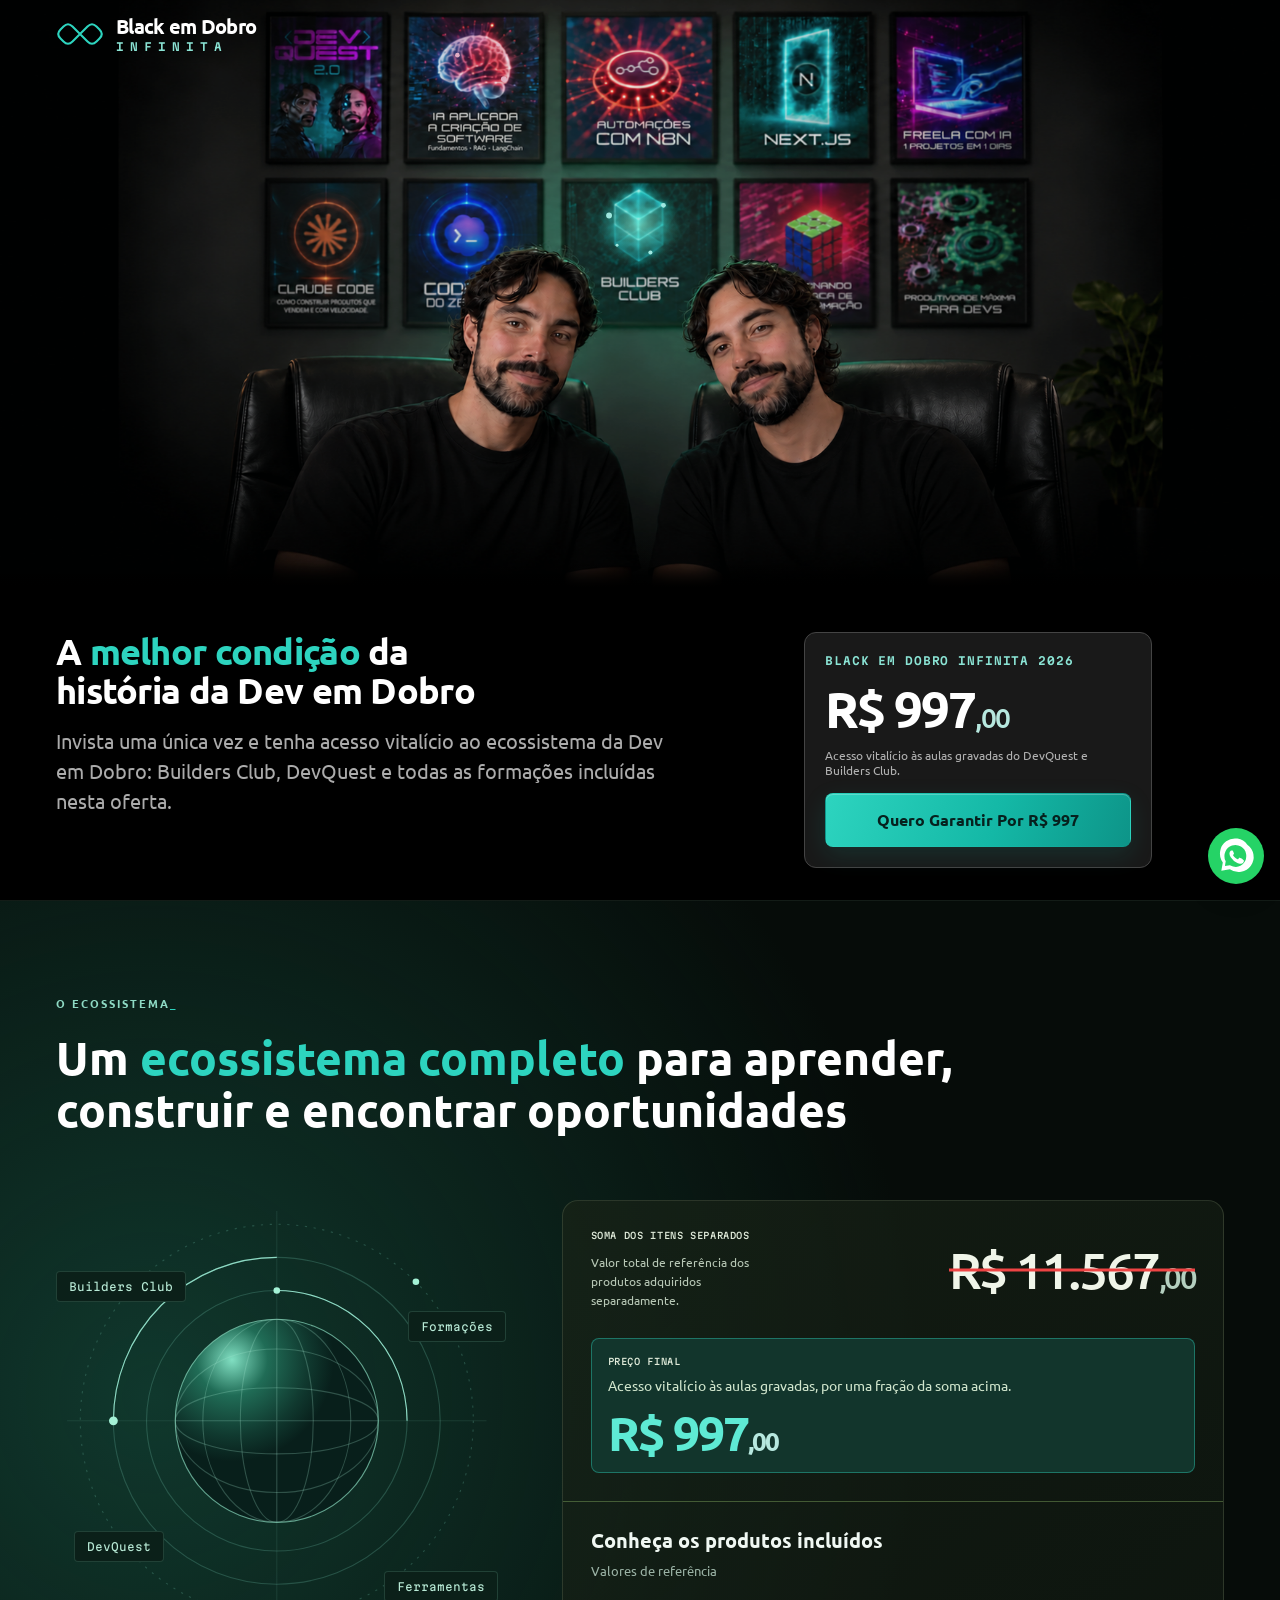
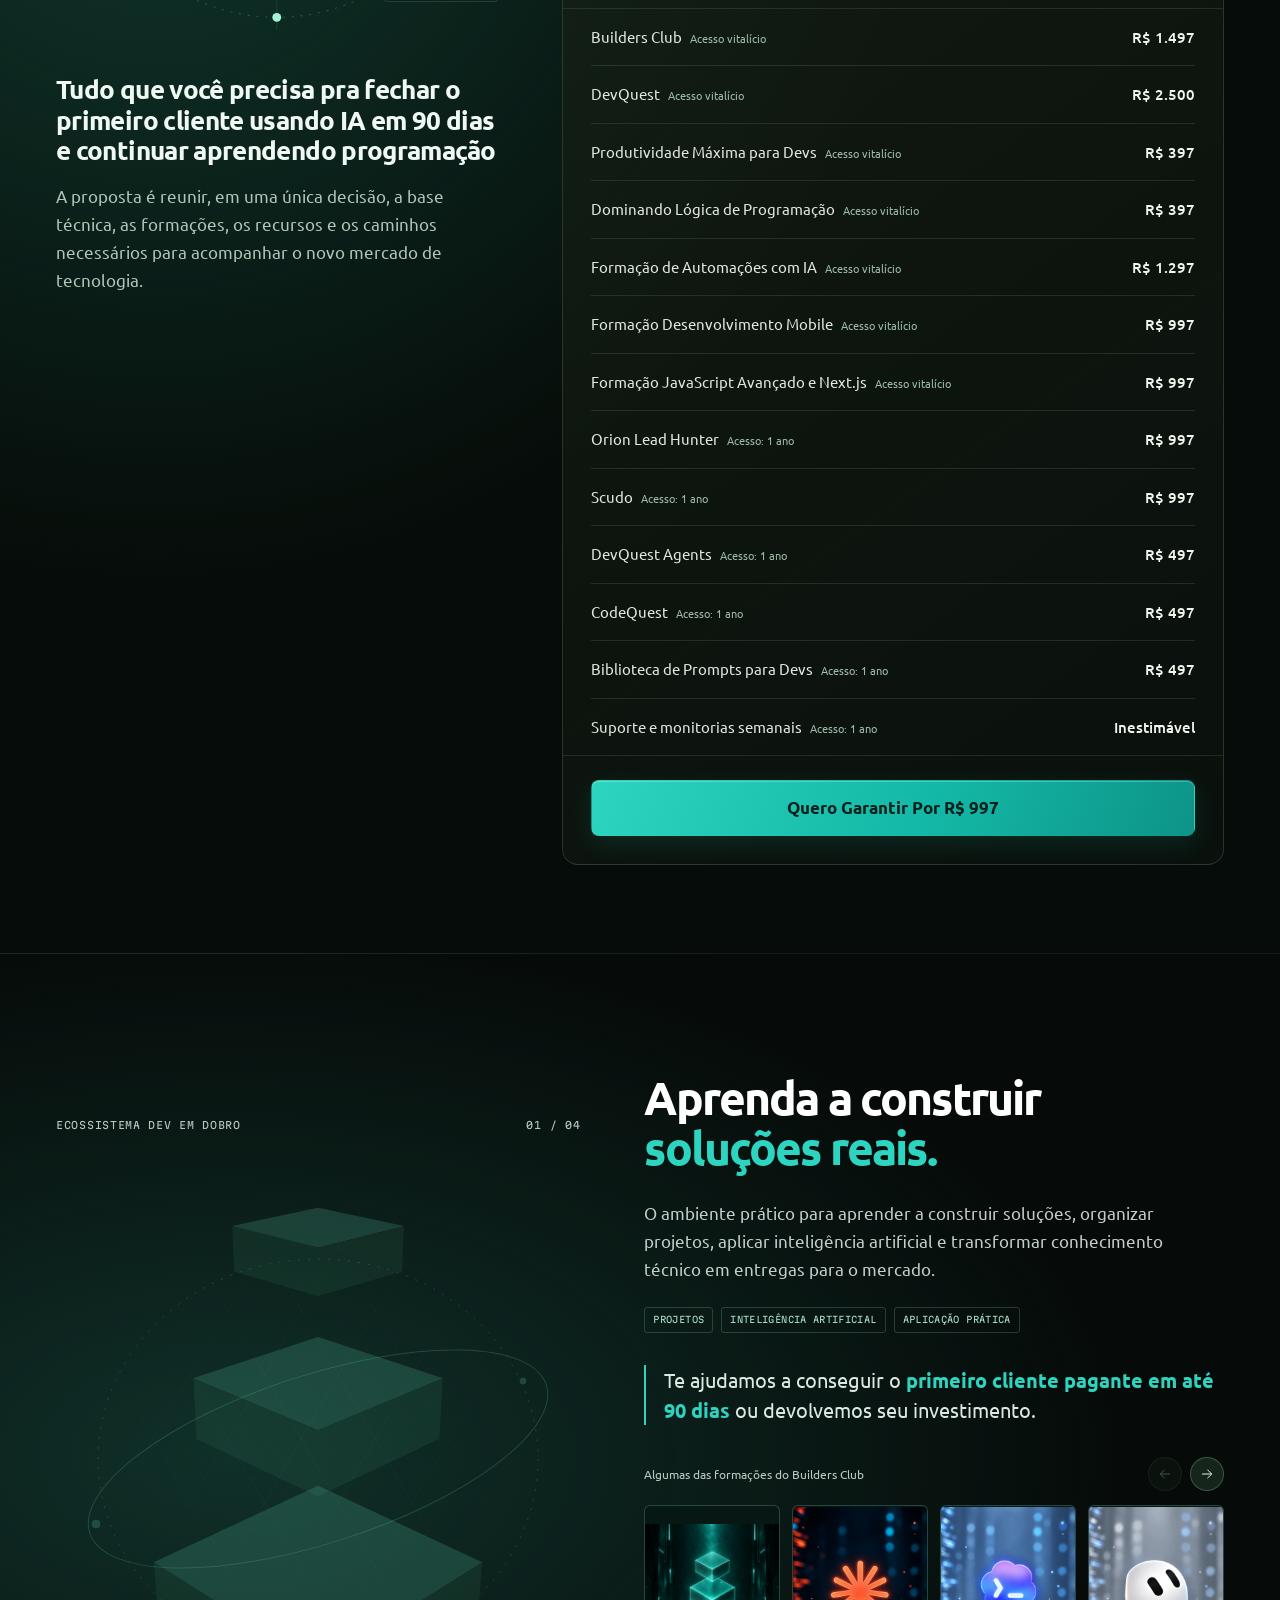
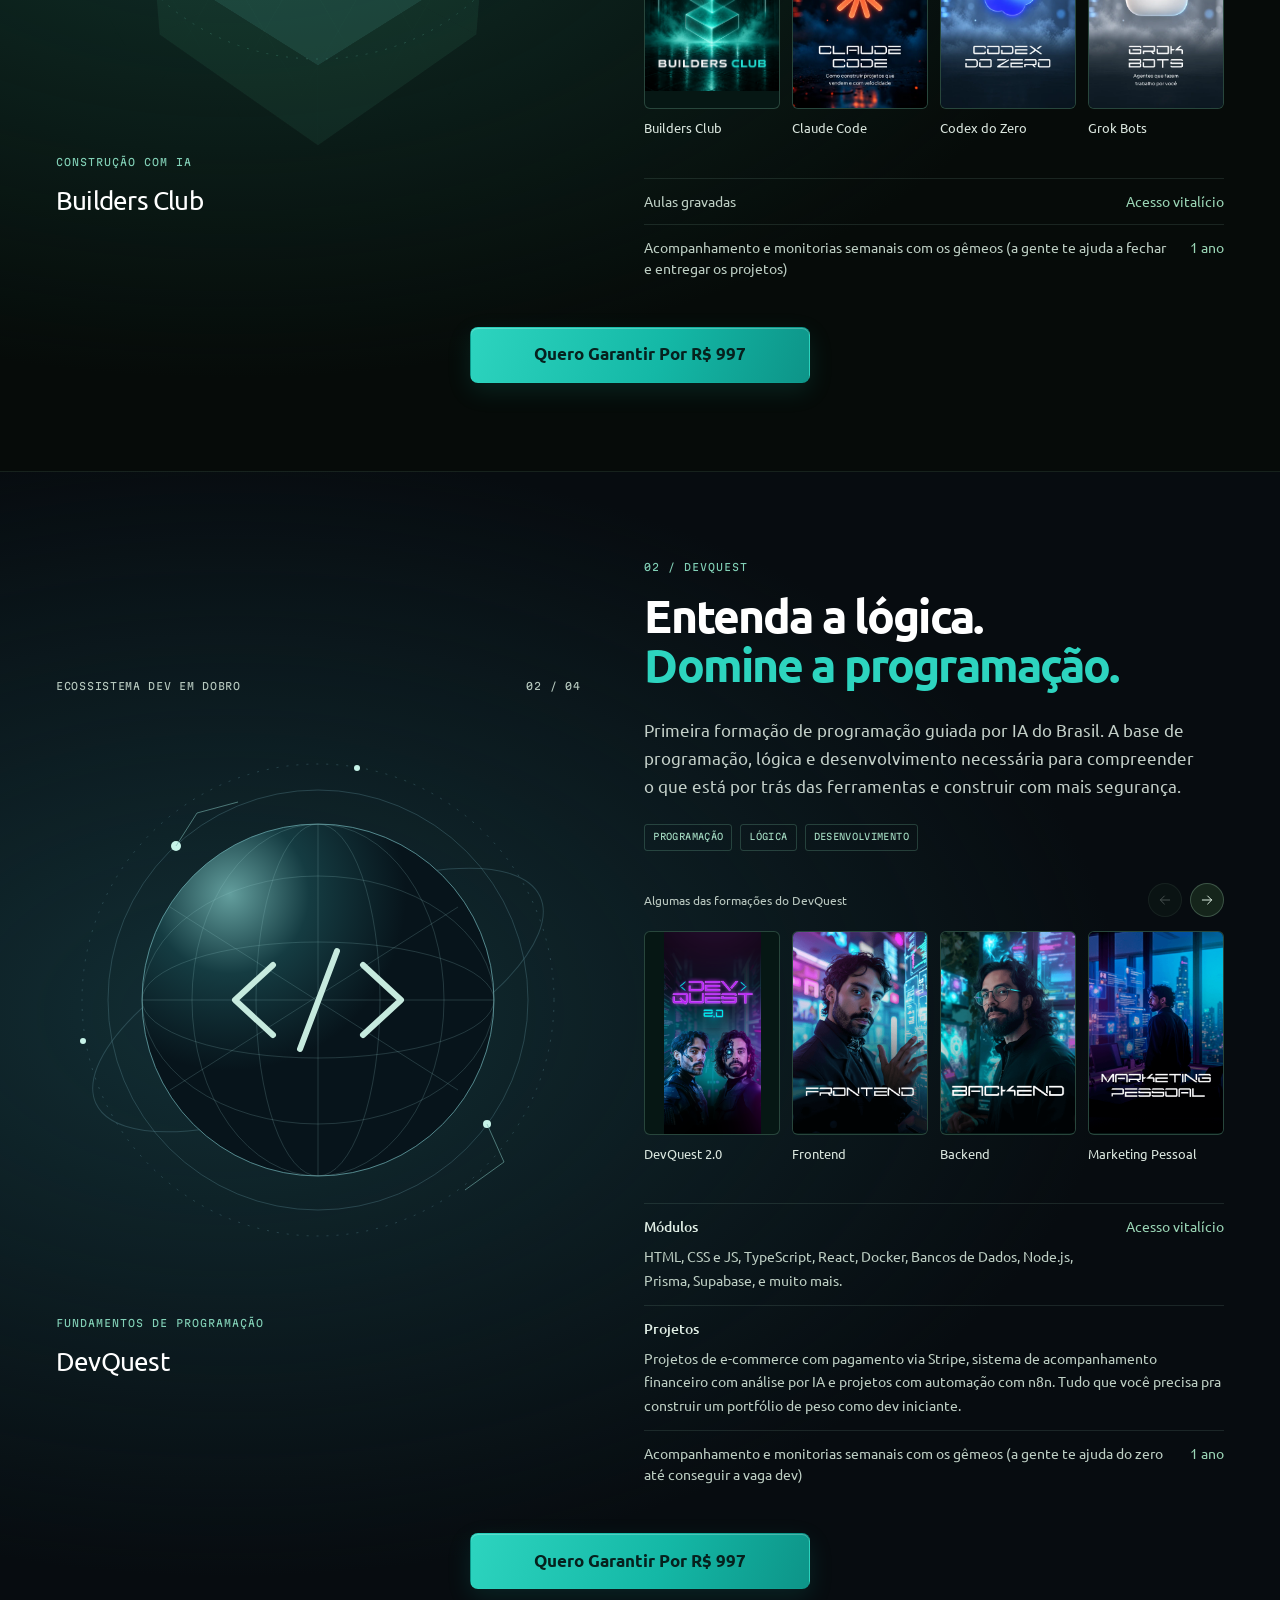
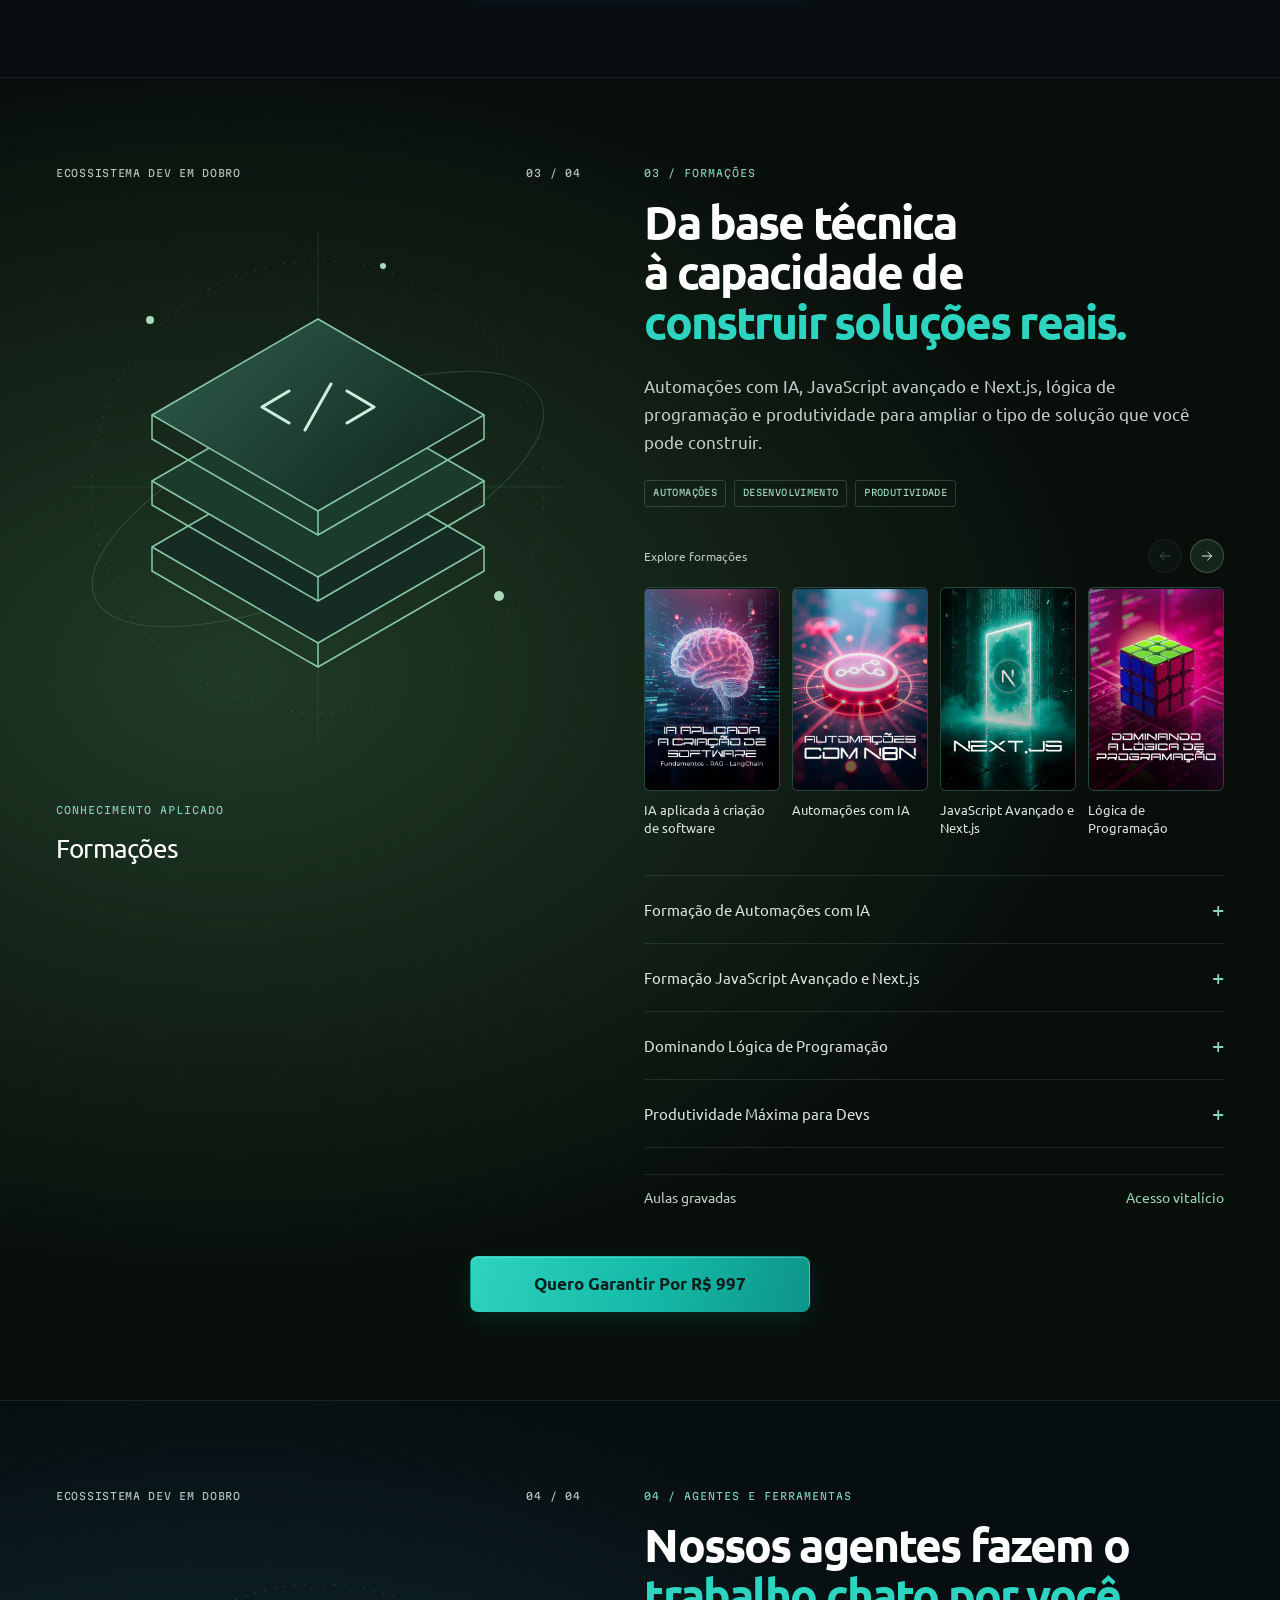
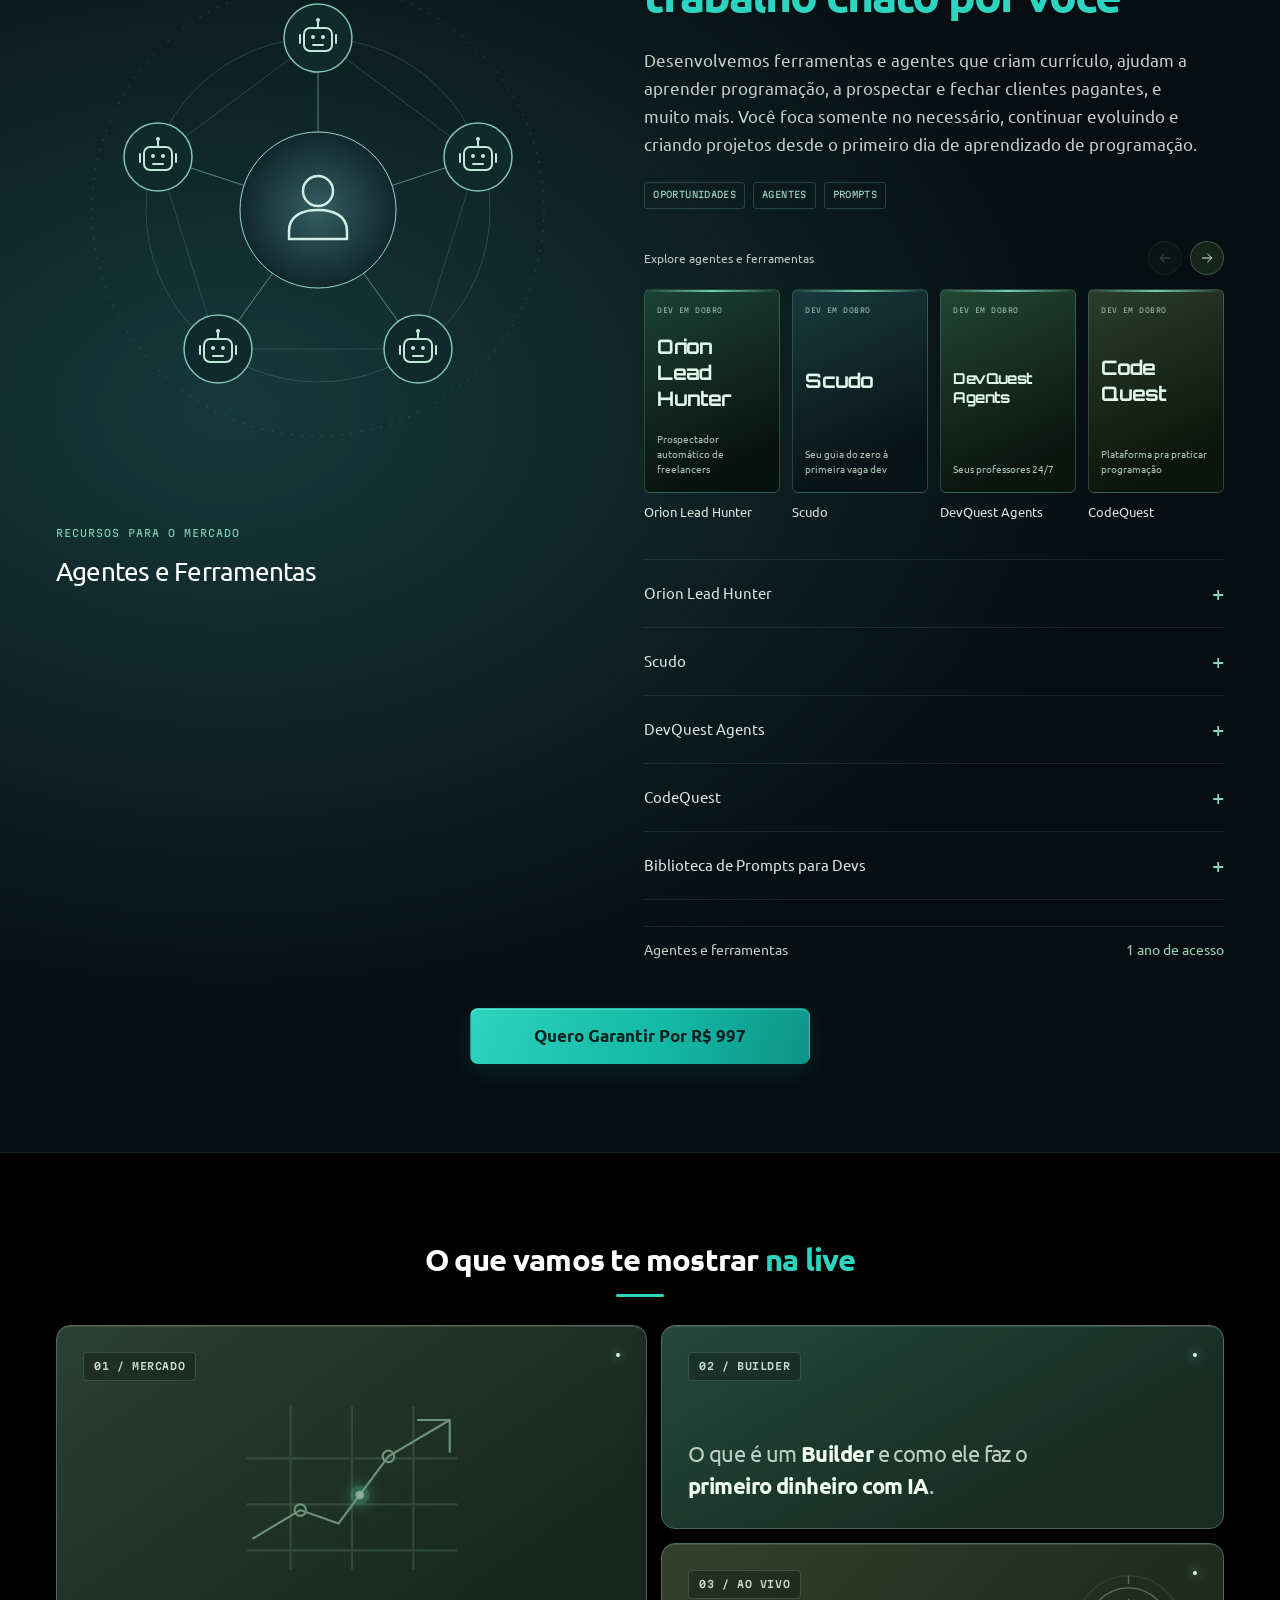
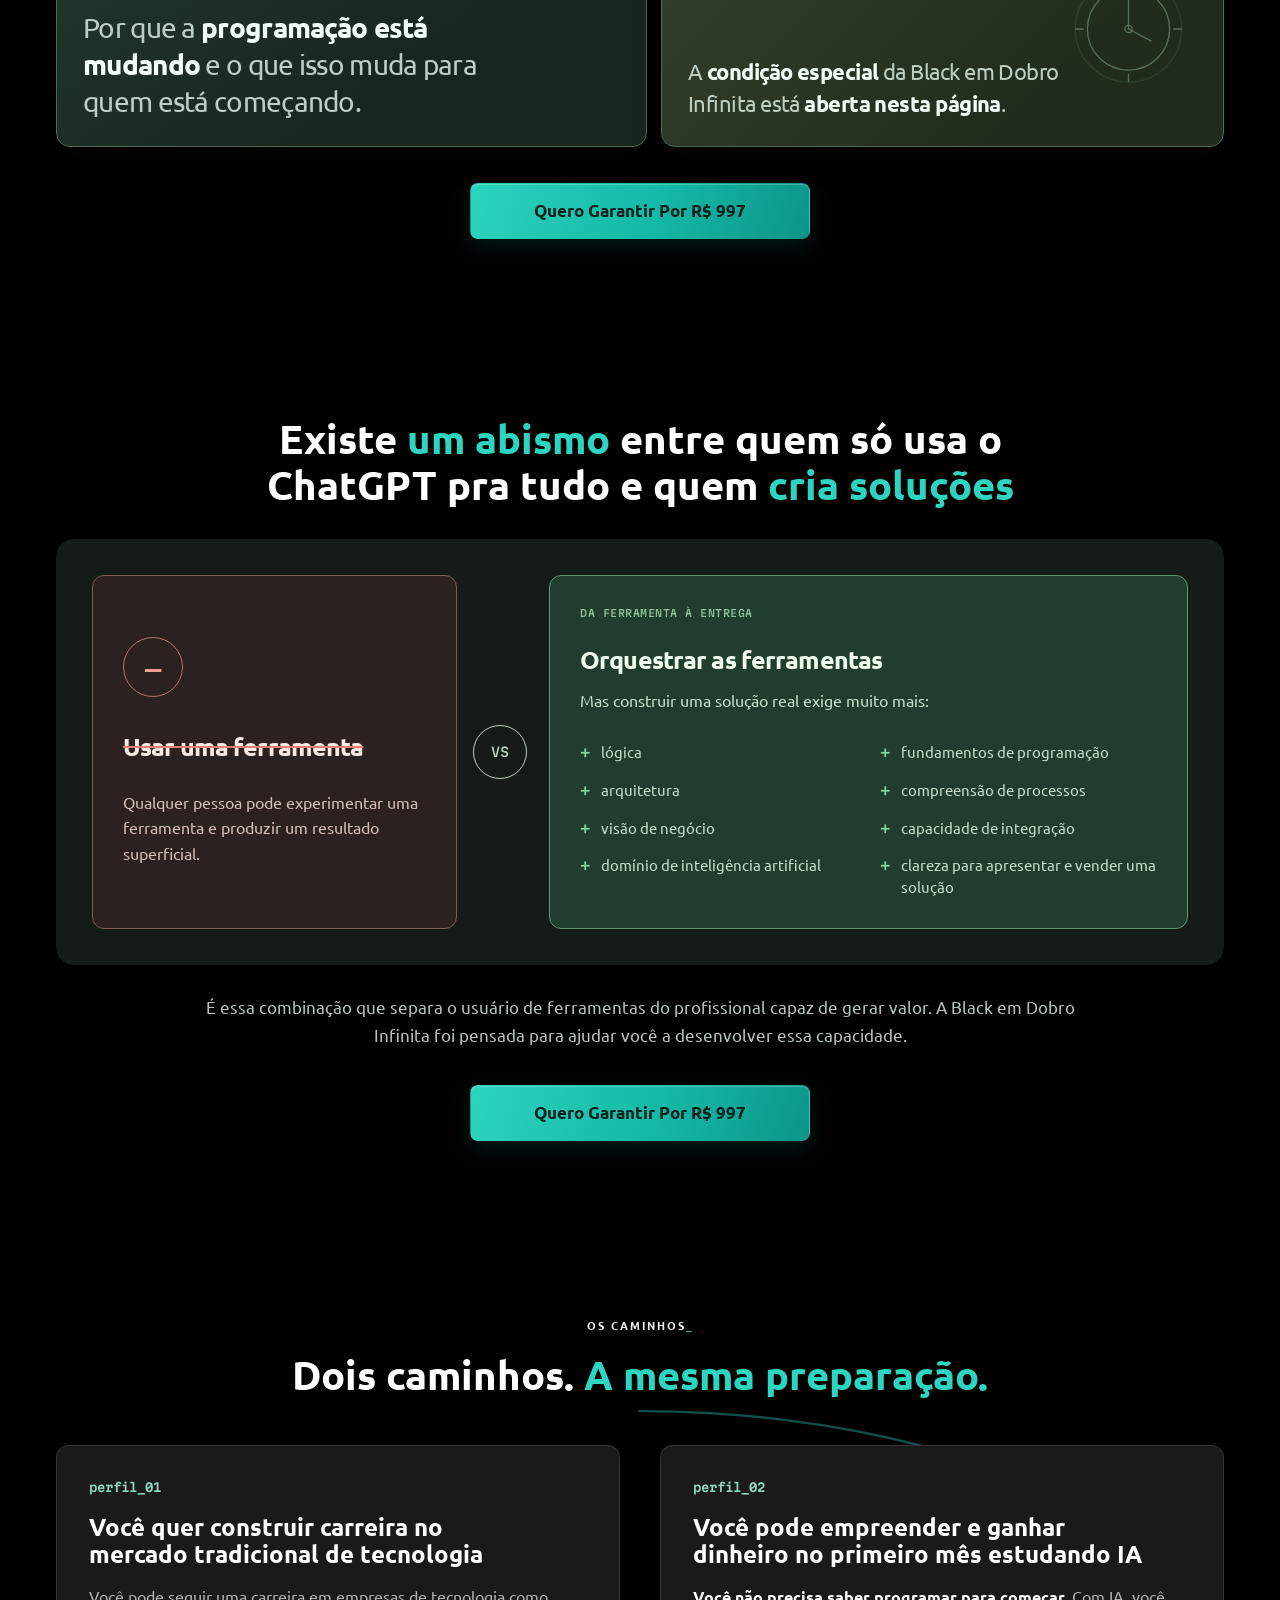
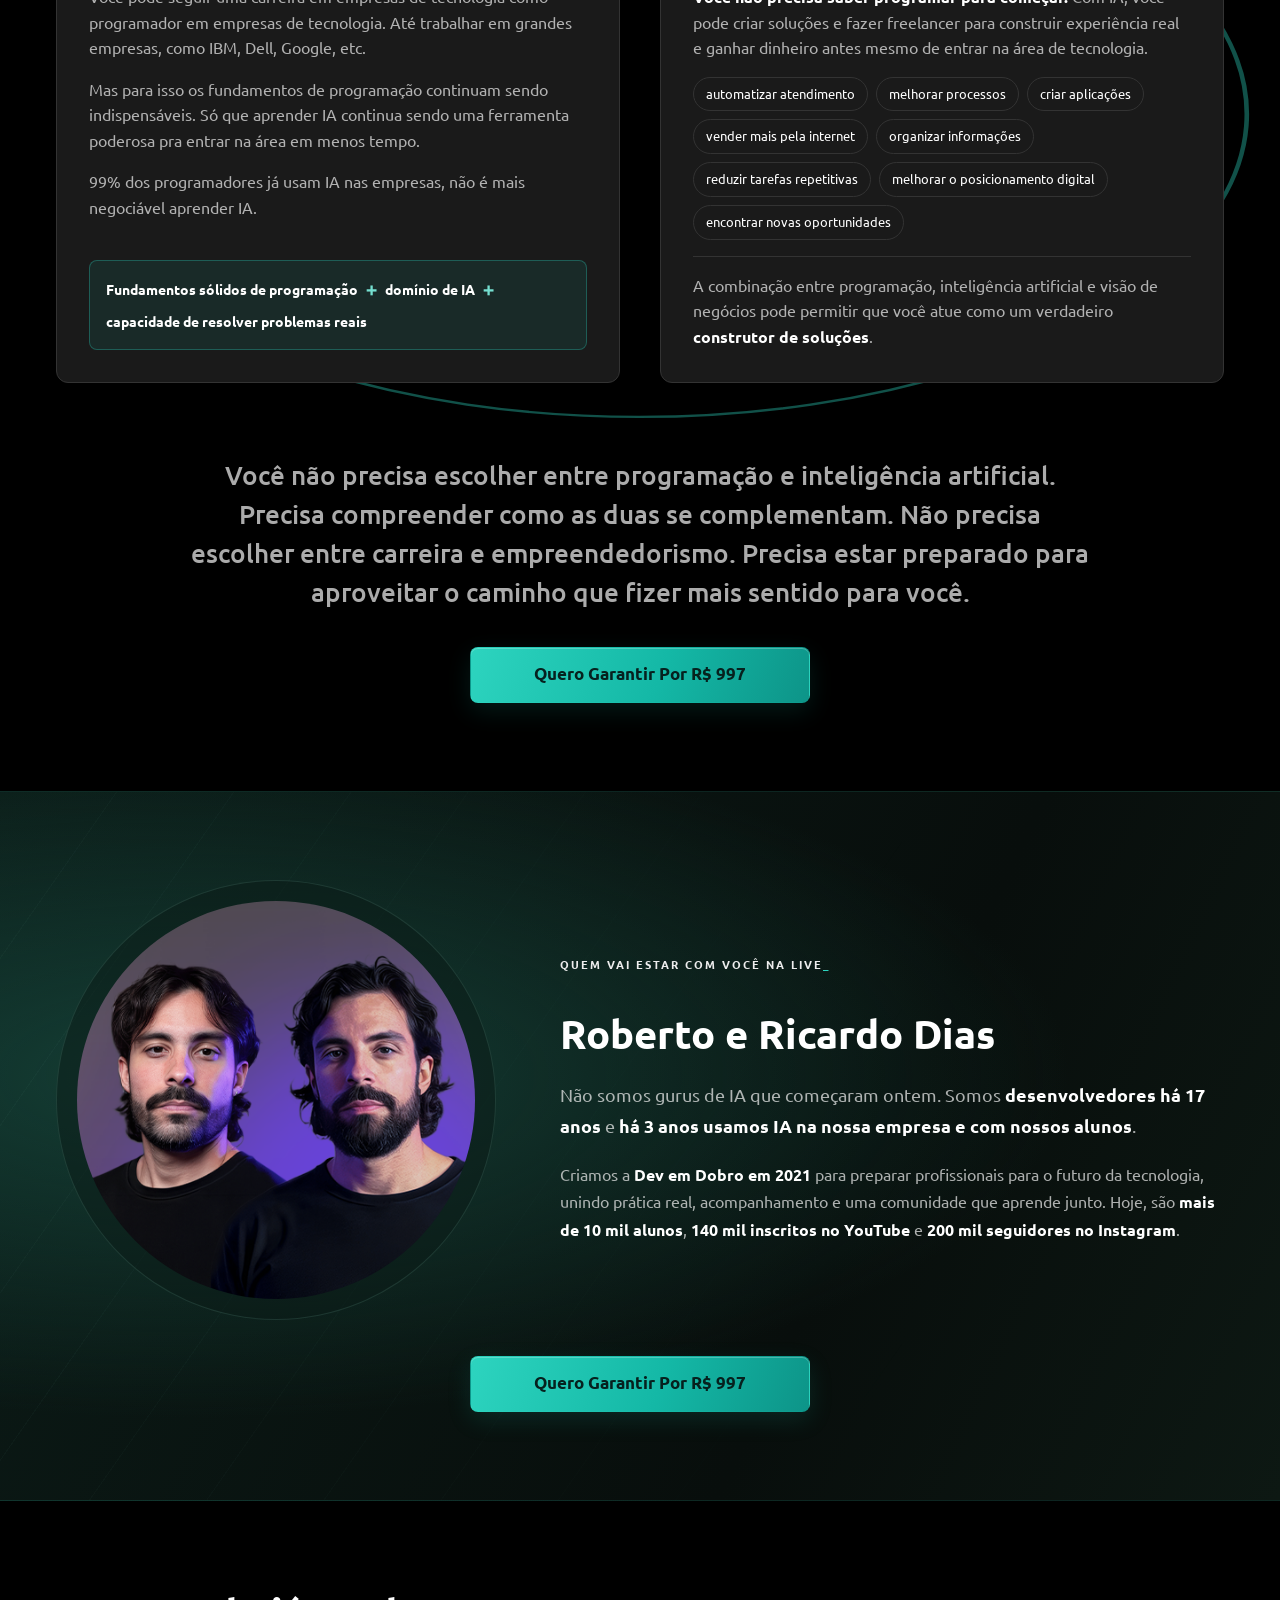
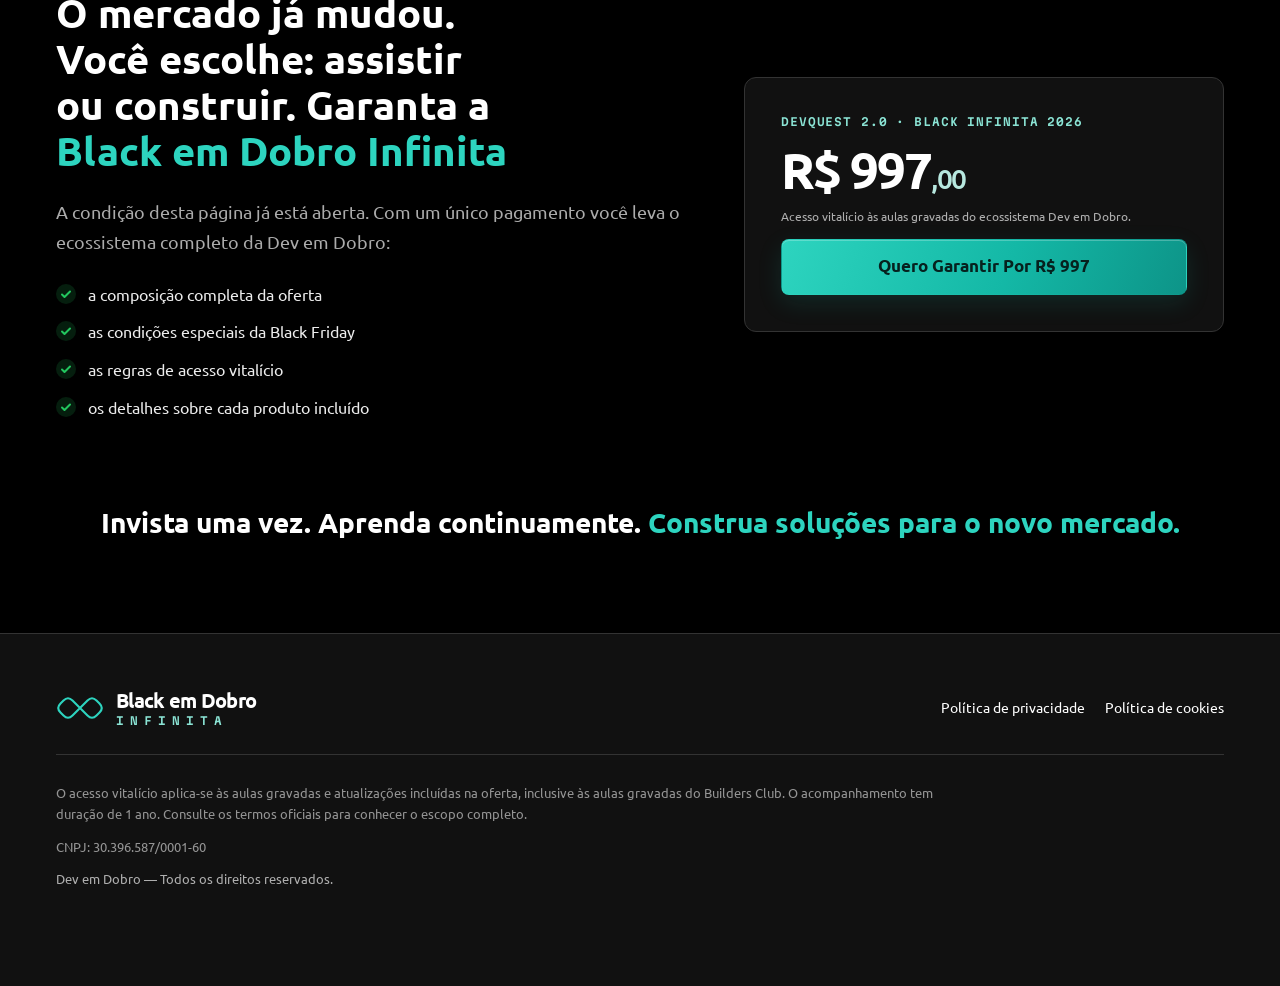
<file: v3/index.html>
<!doctype html>
<html lang="pt-BR">
<head>
  <!-- Google Tag Manager -->
  <script>(function(w,d,s,l,i){w[l]=w[l]||[];w[l].push({'gtm.start':
  new Date().getTime(),event:'gtm.js'});var f=d.getElementsByTagName(s)[0],
  j=d.createElement(s),dl=l!='dataLayer'?'&l='+l:'';j.async=true;j.src=
  'https://www.googletagmanager.com/gtm.js?id='+i+dl;f.parentNode.insertBefore(j,f);
  })(window,document,'script','dataLayer','GTM-NSPSF6RZ');</script>
  <!-- End Google Tag Manager -->
  <meta charset="utf-8">
  <meta name="viewport" content="width=device-width, initial-scale=1">
  <meta name="theme-color" content="#000000">
  <title>Dev Em Dobro - Black Infinita 2026</title>
  <meta name="description" content="DevQuest 2.0 e Black Infinita 2026 por R$ 997. Acesso vitalício às aulas gravadas do ecossistema Dev em Dobro.">
  <link rel="canonical" href="https://blackinfinita.devemdobro.com/v3">
  <link rel="preconnect" href="https://fonts.googleapis.com">
  <link rel="preconnect" href="https://fonts.gstatic.com" crossorigin>
  <link rel="stylesheet" href="https://fonts.googleapis.com/css2?family=Martian+Mono:wght@400;600;700&family=Ubuntu:ital,wght@0,400;0,500;0,700;1,400&display=swap">
  <link rel="stylesheet" href="/v2/css/style.css">
  <link rel="stylesheet" href="/v3/css/style.css?v=mobile-faces-high">
  <link rel="stylesheet" href="/v3/css/ecosystem.css?v=8">
  <link rel="stylesheet" href="/v3/css/builders.css?v=10">
  <link rel="stylesheet" href="/css/oferta.css">
</head>
<body class="v3 oferta">
  <!-- Google Tag Manager (noscript) -->
  <noscript><iframe src="https://www.googletagmanager.com/ns.html?id=GTM-NSPSF6RZ"
  height="0" width="0" style="display:none;visibility:hidden"></iframe></noscript>
  <!-- End Google Tag Manager (noscript) -->
  <a class="skip" href="#conteudo">Pular para o conteúdo</a>

  <header class="topbar" data-persistent>
    <div class="container topbar-inner">
      <a class="brand" href="#topo" aria-label="Black em Dobro Infinita — início">
        <span class="brand-mark" aria-hidden="true"><svg viewBox="-2 4 64 32" fill="none"><path d="M30 20L20 10Q14 4 8 10L4 14Q-2 20 4 26L8 30Q14 36 20 30L40 10Q46 4 52 10L56 14Q62 20 56 26L52 30Q46 36 40 30Z" stroke="currentColor" stroke-width="2.8" stroke-linecap="round" stroke-linejoin="round"/></svg></span>
        <span class="brand-wordmark"><span class="brand-title">Black em Dobro</span><span class="brand-edition">Infinita</span></span>
      </a>
    </div>
  </header>

  <main id="conteudo">
    <section class="hero" id="topo">
      <figure class="hero-banner" data-enter="0">
        <img src="/assets/banner-bf-final.png" alt="Capas das formações da Dev em Dobro e os fundadores Roberto e Ricardo Dias" width="1942" height="809">
        <svg class="hero-cover-motion" viewBox="0 0 1942 809" fill="none" aria-hidden="true" data-active="false">
          <defs>
            <pattern id="cover-artwork" patternUnits="userSpaceOnUse" width="1942" height="809"><image href="/assets/banner-bf-final.png" width="1942" height="809"/></pattern>
            <radialGradient id="cover-artwork-fade"><stop offset=".55" stop-color="white"/><stop offset="1" stop-color="black"/></radialGradient>
            <mask id="cover-artwork-mask" maskContentUnits="objectBoundingBox"><rect width="1" height="1" fill="url(#cover-artwork-fade)"/></mask>
            <radialGradient id="cover-cube-glow"><stop stop-color="#74ffe0" stop-opacity=".7"/><stop offset="1" stop-color="#2dd4bf" stop-opacity="0"/></radialGradient>
          </defs>
          <g fill="url(#cover-artwork)">
            <rect class="cover-artwork" x="467" y="29" width="146" height="85" mask="url(#cover-artwork-mask)"/>
            <rect class="cover-artwork" x="677" y="34" width="138" height="116" mask="url(#cover-artwork-mask)"/>
            <rect class="cover-artwork" x="901" y="53" width="138" height="105" mask="url(#cover-artwork-mask)"/>
            <rect class="cover-artwork" x="1150" y="30" width="100" height="147" mask="url(#cover-artwork-mask)"/>
            <rect class="cover-artwork" x="1335" y="49" width="155" height="123" mask="url(#cover-artwork-mask)"/>
            <rect class="cover-artwork cover-artwork--turn" x="485" y="269" width="108" height="108" mask="url(#cover-artwork-mask)"/>
            <rect class="cover-artwork" x="675" y="263" width="120" height="119" mask="url(#cover-artwork-mask)"/>
            <rect class="cover-artwork" x="917" y="249" width="105" height="119" mask="url(#cover-artwork-mask)"/>
            <rect class="cover-artwork" x="1162" y="281" width="96" height="96" mask="url(#cover-artwork-mask)"/>
            <rect class="cover-artwork cover-artwork--turn" x="1387" y="291" width="106" height="106" mask="url(#cover-artwork-mask)"/>
          </g>
          <ellipse class="cover-cube-glow" cx="970" cy="310" rx="58" ry="55" fill="url(#cover-cube-glow)"/>
          <g class="cover-cube-particles" fill="#9cffe8">
            <circle cx="929" cy="297" r="4"/><circle cx="1004" cy="283" r="3.2"/><circle cx="986" cy="348" r="2.8"/><circle cx="940" cy="338" r="2"/>
          </g>
          <g class="cover-brain-particles" fill="#ffb6cc">
            <circle cx="720" cy="76" r="3.2"/><circle cx="784" cy="109" r="4"/><circle cx="776" cy="62" r="2.4"/>
          </g>
        </svg>
      </figure>
      <div class="container hero-split">
        <div class="hero-copy">
          <h1 class="hero-title" data-enter="0">A <span class="hl">melhor condição</span> da história da Dev em Dobro</h1>
          <p class="hero-lead" data-enter="1">Invista uma única vez e tenha acesso vitalício ao ecossistema da Dev em Dobro: Builders Club, DevQuest e todas as formações incluídas nesta oferta.</p>
        </div>
        <div class="card signup-card offer-card hero-form">
          <p class="offer-card-label">Black em Dobro Infinita 2026</p>
          <p class="offer-card-price">R$ 997<span>,00</span></p>
          <p class="hero-form-note">Acesso vitalício às aulas gravadas do DevQuest e Builders Club.</p>
          <a class="btn btn-primary btn-lg btn-block" data-checkout href="https://pay.hub.la/6njIGlJgossHQysj6WA7">Quero garantir por R$ 997</a>
        </div>
      </div>
    </section>

    <section class="v3-section ecosystem-section" id="ecossistema" aria-labelledby="ecosystem-title">
      <div class="container">
        <header class="ecosystem-heading" data-enter="0">
          <p class="eyebrow">O ecossistema</p>
          <h2 class="title" id="ecosystem-title">Um <span class="hl">ecossistema completo</span> para aprender, construir e encontrar oportunidades</h2>
        </header>
        <div class="ecosystem-layout">
          <div class="ecosystem-visual" data-enter="0">
            <div class="ecosystem-art" data-universe-motion aria-hidden="true">
              <svg viewBox="0 0 400 400" fill="none">
                <defs>
                  <radialGradient id="ecosystem-sphere" cx=".28" cy=".2"><stop stop-color="#81dfc2"/><stop offset=".35" stop-color="#206c56"/><stop offset=".75" stop-color="#10392f"/><stop offset="1" stop-color="#081f1b"/></radialGradient>
                  <clipPath id="ecosystem-sphere-clip"><circle cx="200" cy="200" r="92"/></clipPath>
                </defs>
                <g stroke="#4f8e7d" stroke-opacity=".4"><circle cx="200" cy="200" r="118"/><circle cx="200" cy="200" r="148"/><circle cx="200" cy="200" r="178" stroke-dasharray="2 6"/><path d="M200 10V390M10 200H390" stroke-opacity=".2"/></g>
                <circle cx="200" cy="200" r="92" fill="url(#ecosystem-sphere)" stroke="#88d7bc" stroke-opacity=".7"/>
                <g class="universe-motion ecosystem-globe" clip-path="url(#ecosystem-sphere-clip)" stroke="#a4e5cf" stroke-opacity=".25"><ellipse cx="200" cy="200" rx="92" ry="30"/><ellipse cx="200" cy="200" rx="92" ry="65"/><ellipse cx="200" cy="200" rx="33" ry="92"/><ellipse cx="200" cy="200" rx="67" ry="92"/><path d="M108 200H292M200 108V292"/></g>
                <g class="universe-motion ecosystem-orbit" stroke="#8edac4"><path d="M200 82A118 118 0 0 1 318 200"/><circle cx="200" cy="82" r="3" fill="#a4f2d6" stroke="none"/></g>
                <g class="universe-motion ecosystem-orbit ecosystem-orbit--reverse" stroke="#8edac4"><path d="M52 200A148 148 0 0 1 200 52"/><circle cx="52" cy="200" r="4" fill="#a4f2d6" stroke="none"/></g>
                <g class="universe-motion ecosystem-satellites" fill="#a4f2d6"><circle cx="200" cy="378" r="4"/><circle cx="326" cy="74" r="3"/></g>
              </svg>
              <span class="ecosystem-node ecosystem-node--builders">Builders Club</span>
              <span class="ecosystem-node ecosystem-node--devquest">DevQuest</span>
              <span class="ecosystem-node ecosystem-node--formations">Formações</span>
              <span class="ecosystem-node ecosystem-node--tools">Ferramentas</span>
            </div>
            <h3>Tudo que você precisa pra fechar o primeiro cliente usando IA em 90 dias e continuar aprendendo programação</h3>
            <p>A proposta é reunir, em uma única decisão, a base técnica, as formações, os recursos e os caminhos necessários para acompanhar o novo mercado de tecnologia.</p>
          </div>
          <div class="ecosystem-inventory">
            <div class="ecosystem-total" data-enter="1">
              <div class="ecosystem-total-summary">
                <div><p class="ecosystem-total-label">Soma dos itens separados</p><p>Valor total de referência dos produtos adquiridos separadamente.</p></div>
                <p class="ecosystem-total-value">R$ 11.567<span>,00</span></p>
              </div>
              <div class="ecosystem-final">
                <div class="ecosystem-final-copy">
                  <p class="ecosystem-total-label">Preço final</p>
                  <p>Acesso vitalício às aulas gravadas, por uma fração da soma acima.</p>
                </div>
                <p class="ecosystem-final-value">R$ 997<span>,00</span></p>
              </div>
            </div>
            <div class="ecosystem-list-heading" data-enter="0"><h3>Conheça os produtos incluídos</h3><p>Valores de referência</p></div>
            <dl class="ecosystem-products">
              <div data-enter="0"><dt>Builders Club<small>Acesso vitalício</small></dt><dd>R$ 1.497</dd></div>
              <div data-enter="0"><dt>DevQuest<small>Acesso vitalício</small></dt><dd>R$ 2.500</dd></div>
              <div data-enter="0"><dt>Produtividade Máxima para Devs<small>Acesso vitalício</small></dt><dd>R$ 397</dd></div>
              <div data-enter="0"><dt>Dominando Lógica de Programação<small>Acesso vitalício</small></dt><dd>R$ 397</dd></div>
              <div data-enter="0"><dt>Formação de Automações com IA<small>Acesso vitalício</small></dt><dd>R$ 1.297</dd></div>
              <div data-enter="0"><dt>Formação Desenvolvimento Mobile<small>Acesso vitalício</small></dt><dd>R$ 997</dd></div>
              <div data-enter="0"><dt>Formação JavaScript Avançado e Next.js<small>Acesso vitalício</small></dt><dd>R$ 997</dd></div>
              <div data-enter="0"><dt>Orion Lead Hunter<small>Acesso: 1 ano</small></dt><dd>R$ 997</dd></div>
              <div data-enter="0"><dt>Scudo<small>Acesso: 1 ano</small></dt><dd>R$ 997</dd></div>
              <div data-enter="0"><dt>DevQuest Agents<small>Acesso: 1 ano</small></dt><dd>R$ 497</dd></div>
              <div data-enter="0"><dt>CodeQuest<small>Acesso: 1 ano</small></dt><dd>R$ 497</dd></div>
              <div data-enter="0"><dt>Biblioteca de Prompts para Devs<small>Acesso: 1 ano</small></dt><dd>R$ 497</dd></div>
              <div data-enter="0"><dt>Suporte e monitorias semanais<small>Acesso: 1 ano</small></dt><dd>Inestimável</dd></div>
            </dl>
            <div class="ecosystem-action" data-enter="1">
              <a class="btn btn-primary btn-lg btn-block" data-checkout href="https://pay.hub.la/6njIGlJgossHQysj6WA7">Quero garantir por R$ 997</a>
            </div>
          </div>
        </div>
      </div>
    </section>

    <section class="v3-section builders-universe" id="builders-club" aria-labelledby="builders-title">
      <div class="container builders-universe-grid">
        <div class="builders-universe-visual" data-enter="0">
          <div class="builders-universe-meta"><span>Ecossistema Dev em Dobro</span><span>01 / 04</span></div>
          <div class="builders-art" data-universe-motion aria-hidden="true">
            <svg class="builders-universe-orbits" viewBox="0 0 520 560" fill="none"><ellipse cx="260" cy="300" rx="240" ry="84" transform="rotate(-18 260 300)"/><ellipse cx="260" cy="300" rx="220" ry="200" stroke-dasharray="2 8"/><circle cx="38" cy="365" r="4" fill="currentColor"/><circle cx="465" cy="222" r="3" fill="currentColor"/></svg>
            <div class="builders-cube builders-cube--small"><span class="cube-front"></span><span class="cube-back"></span><span class="cube-left"></span><span class="cube-right"></span><span class="cube-top"></span><span class="cube-bottom"></span></div>
            <div class="builders-cube builders-cube--middle"><span class="cube-front"></span><span class="cube-back"></span><span class="cube-left"></span><span class="cube-right"></span><span class="cube-top"></span><span class="cube-bottom"></span></div>
            <div class="builders-cube builders-cube--base"><span class="cube-front"></span><span class="cube-back"></span><span class="cube-left"></span><span class="cube-right"></span><span class="cube-top"></span><span class="cube-bottom"></span></div>
          </div>
          <div class="builders-universe-caption"><p>Construção com IA</p><h3>Builders Club</h3></div>
        </div>
        <div class="builders-universe-copy">
          <p class="builders-universe-kicker" data-enter="0">01 / Builders Club</p>
          <h2 id="builders-title" data-enter="0">Aprenda a construir <span class="hl">soluções reais.</span></h2>
          <p class="builders-universe-description" data-enter="1">O ambiente prático para aprender a construir soluções, organizar projetos, aplicar inteligência artificial e transformar conhecimento técnico em entregas para o mercado.</p>
          <ul class="builders-universe-tags" aria-label="Focos do Builders Club" data-enter="2"><li>Projetos</li><li>Inteligência artificial</li><li>Aplicação prática</li></ul>
          <p class="builders-promise" data-enter="1">Te ajudamos a conseguir o <strong>primeiro cliente pagante em até 90 dias</strong> ou devolvemos seu investimento.</p>
          <div class="builders-gallery" data-course-gallery data-enter="1">
            <div class="builders-gallery-header">
              <p>Algumas das formações do Builders Club</p>
              <div class="builders-gallery-controls">
                <button type="button" data-gallery-prev aria-label="Capa anterior" aria-controls="builders-covers" disabled><svg viewBox="0 0 24 24" fill="none" aria-hidden="true"><path d="M19 12H5M11 6L5 12L11 18"/></svg></button>
                <button type="button" data-gallery-next aria-label="Próxima capa" aria-controls="builders-covers"><svg viewBox="0 0 24 24" fill="none" aria-hidden="true"><path d="M5 12H19M13 6L19 12L13 18"/></svg></button>
              </div>
            </div>
            <div class="builders-covers" id="builders-covers" role="region" aria-label="Capas dos cursos do Builders Club" tabindex="0">
              <figure class="builders-course"><div class="builders-course-image"><img src="/v3/assets/builders-club.png" alt="Capa do Builders Club" width="1122" height="1402" loading="lazy" decoding="async"></div><figcaption>Builders Club</figcaption></figure>
              <figure class="builders-course"><div class="builders-course-image"><img src="/v3/assets/claude-code-pechan.webp" alt="Capa do curso Claude Code" width="400" height="600" loading="lazy" decoding="async"></div><figcaption>Claude Code</figcaption></figure>
              <figure class="builders-course"><div class="builders-course-image"><img src="/v3/assets/codex-do-zero-pechan-azul.webp" alt="Capa do curso Codex do Zero" width="400" height="600" loading="lazy" decoding="async"></div><figcaption>Codex do Zero</figcaption></figure>
              <figure class="builders-course"><div class="builders-course-image"><img src="/v3/assets/grok-bots-pechan-cinza-v2.webp" alt="Capa do curso Grok Bots — Agentes que fazem trabalho por você" width="400" height="600" loading="lazy" decoding="async"></div><figcaption>Grok Bots</figcaption></figure>
              <figure class="builders-course" aria-label="E muito mais"><div class="builders-course-image builders-course-placeholder"><span aria-hidden="true">+</span><p>E muito mais...</p></div></figure>
            </div>
          </div>
          <dl class="builders-universe-access" data-enter="2"><div><dt>Aulas gravadas</dt><dd>Acesso vitalício</dd></div><div><dt>Acompanhamento e monitorias semanais com os gêmeos (a gente te ajuda a fechar e entregar os projetos)</dt><dd>1 ano</dd></div></dl>
        </div>
      </div>
      <div class="container offer-cta offer-cta--center">
        <a class="btn btn-primary btn-lg" data-checkout href="https://pay.hub.la/6njIGlJgossHQysj6WA7">Quero garantir por R$ 997</a>
      </div>
    </section>

    <section class="v3-section builders-universe devquest-universe" id="devquest" aria-labelledby="devquest-title">
      <div class="container builders-universe-grid">
        <div class="builders-universe-visual" data-enter="0">
          <div class="builders-universe-meta"><span>Ecossistema Dev em Dobro</span><span>02 / 04</span></div>
          <div class="devquest-art" data-universe-motion aria-hidden="true">
            <svg viewBox="0 0 520 560" fill="none">
              <defs><radialGradient id="devquest-sphere" cx=".25" cy=".2"><stop stop-color="#639e9d"/><stop offset=".45" stop-color="#153c42"/><stop offset="1" stop-color="#07141b"/></radialGradient><clipPath id="devquest-globe-clip"><circle cx="260" cy="280" r="176"/></clipPath></defs>
              <g class="universe-motion universe-orbit" stroke="#527e88" stroke-opacity=".4"><circle cx="260" cy="280" r="210"/><circle cx="260" cy="280" r="236" stroke-dasharray="2 8"/><ellipse cx="260" cy="280" rx="245" ry="90" transform="rotate(-25 260 280)"/></g>
              <circle cx="260" cy="280" r="176" fill="url(#devquest-sphere)" stroke="#73b6b9" stroke-opacity=".7"/>
              <g class="universe-motion devquest-grid" clip-path="url(#devquest-globe-clip)" stroke="#95cdcd" stroke-opacity=".2"><ellipse cx="260" cy="280" rx="176" ry="58"/><ellipse cx="260" cy="280" rx="176" ry="124"/><ellipse cx="260" cy="280" rx="62" ry="176"/><ellipse cx="260" cy="280" rx="126" ry="176"/><path d="M84 280H436M260 104V456M112 187L400 370M112 370L400 187"/></g>
              <g stroke="#c6eade" stroke-width="6" stroke-linecap="round" stroke-linejoin="round"><path d="M215 245L177 280L215 315M305 245L343 280L305 315M279 231L242 329"/></g>
              <g class="universe-motion devquest-satellites" fill="#c7f4e9">
                <circle cx="118" cy="126" r="5"/><circle cx="429" cy="404" r="4"/><circle cx="25" cy="321" r="3"/><circle cx="299" cy="48" r="3"/>
                <path d="M118 126L139 93L180 82M429 404L446 442L407 470" fill="none" stroke="#77b3ae" stroke-opacity=".6"/>
              </g>
            </svg>
          </div>
          <div class="builders-universe-caption"><p>Fundamentos de programação</p><h3>DevQuest</h3></div>
        </div>
        <div class="builders-universe-copy">
          <p class="builders-universe-kicker" data-enter="0">02 / DevQuest</p>
          <h2 id="devquest-title" data-enter="0">Entenda a lógica. <span class="hl">Domine a programação.</span></h2>
          <p class="builders-universe-description" data-enter="1">Primeira formação de programação guiada por IA do Brasil. A base de programação, lógica e desenvolvimento necessária para compreender o que está por trás das ferramentas e construir com mais segurança.</p>
          <ul class="builders-universe-tags" aria-label="Focos do DevQuest" data-enter="2"><li>Programação</li><li>Lógica</li><li>Desenvolvimento</li></ul>
          <div class="builders-gallery" data-course-gallery data-enter="1">
            <div class="builders-gallery-header">
              <p>Algumas das formações do DevQuest</p>
              <div class="builders-gallery-controls">
                <button type="button" data-gallery-prev aria-label="Capa anterior" aria-controls="devquest-covers" disabled><svg viewBox="0 0 24 24" fill="none" aria-hidden="true"><path d="M19 12H5M11 6L5 12L11 18"/></svg></button>
                <button type="button" data-gallery-next aria-label="Próxima capa" aria-controls="devquest-covers"><svg viewBox="0 0 24 24" fill="none" aria-hidden="true"><path d="M5 12H19M13 6L19 12L13 18"/></svg></button>
              </div>
            </div>
            <div class="builders-covers" id="devquest-covers" role="region" aria-label="Capas da formação DevQuest" tabindex="0">
              <figure class="builders-course"><div class="builders-course-image"><img src="/v3/assets/devquest.png" alt="Capa da formação DevQuest 2.0" width="1288" height="2688" loading="lazy" decoding="async"></div><figcaption>DevQuest 2.0</figcaption></figure>
              <figure class="builders-course"><div class="builders-course-image"><img src="/v3/assets/devquest-frontend.png" alt="Capa do módulo Frontend" width="400" height="600" loading="lazy" decoding="async"></div><figcaption>Frontend</figcaption></figure>
              <figure class="builders-course"><div class="builders-course-image"><img src="/v3/assets/devquest-backend.png" alt="Capa do módulo Backend" width="400" height="600" loading="lazy" decoding="async"></div><figcaption>Backend</figcaption></figure>
              <figure class="builders-course"><div class="builders-course-image"><img src="/v3/assets/devquest-marketing-pessoal.png" alt="Capa do módulo Marketing Pessoal" width="400" height="600" loading="lazy" decoding="async"></div><figcaption>Marketing Pessoal</figcaption></figure>
              <figure class="builders-course"><div class="builders-course-image"><img src="/v3/assets/next-js.png" alt="Capa da formação Next.js" width="400" height="600" loading="lazy" decoding="async"></div><figcaption>Next.js</figcaption></figure>
              <figure class="builders-course"><div class="builders-course-image"><img src="/v3/assets/devquest-ia-para-devs.png" alt="Capa do módulo IA para Devs" width="400" height="600" loading="lazy" decoding="async"></div><figcaption>IA para Devs</figcaption></figure>
              <figure class="builders-course"><div class="builders-course-image"><img src="/v3/assets/devquest-syntax-wear.png" alt="Capa do projeto Syntax Wear — E-commerce feito em React.js e TypeScript" width="400" height="600" loading="lazy" decoding="async"></div><figcaption>Syntax Wear</figcaption></figure>
              <figure class="builders-course"><div class="builders-course-image"><img src="/v3/assets/devquest-fintrack-ai.webp" alt="Capa do projeto FinTrack AI" width="400" height="600" loading="lazy" decoding="async"></div><figcaption>FinTrack AI</figcaption></figure>
              <figure class="builders-course" aria-label="E muito mais"><div class="builders-course-image builders-course-placeholder"><span aria-hidden="true">+</span><p>E muito mais...</p></div></figure>
            </div>
          </div>
          <dl class="builders-universe-access" data-enter="2"><div class="devquest-modules"><dt><strong>Módulos</strong><span>HTML, CSS e JS, TypeScript, React, Docker, Bancos de Dados, Node.js, Prisma, Supabase, e muito mais.</span></dt><dd>Acesso vitalício</dd></div><div class="devquest-projects"><dt>Projetos</dt><dd>Projetos de e-commerce com pagamento via Stripe, sistema de acompanhamento financeiro com análise por IA e projetos com automação com n8n. Tudo que você precisa pra construir um portfólio de peso como dev iniciante.</dd></div><div><dt>Acompanhamento e monitorias semanais com os gêmeos (a gente te ajuda do zero até conseguir a vaga dev)</dt><dd>1 ano</dd></div></dl>
        </div>
      </div>
      <div class="container offer-cta offer-cta--center">
        <a class="btn btn-primary btn-lg" data-checkout href="https://pay.hub.la/6njIGlJgossHQysj6WA7">Quero garantir por R$ 997</a>
      </div>
    </section>

    <section class="v3-section builders-universe formations-universe" id="formacoes" aria-labelledby="formacoes-title">
      <div class="container builders-universe-grid">
        <div class="builders-universe-visual" data-enter="0">
          <div class="builders-universe-meta"><span>Ecossistema Dev em Dobro</span><span>03 / 04</span></div>
          <div class="devquest-art" data-universe-motion aria-hidden="true">
            <svg viewBox="0 0 520 560" fill="none">
              <defs><linearGradient id="formations-panel" x1="130" y1="140" x2="370" y2="400" gradientUnits="userSpaceOnUse"><stop stop-color="#2b5747"/><stop offset="1" stop-color="#0a1b16"/></linearGradient></defs>
              <g stroke="#75ad94" stroke-opacity=".25"><circle cx="260" cy="280" r="226" stroke-dasharray="2 8"/><ellipse cx="260" cy="292" rx="244" ry="88" transform="rotate(-24 260 292)"/><path d="M260 25V535M15 280H505" stroke-opacity=".15"/></g>
              <g stroke="#8ac7a8" stroke-width="1.5" stroke-linejoin="round">
                <g class="universe-motion formation-layer formation-layer--base"><path d="M94 340L260 244L426 340L260 436Z" fill="#142c23"/><path d="M94 340V364L260 460L426 364V340M260 436V460"/></g>
                <g class="universe-motion formation-layer formation-layer--middle"><path d="M94 274L260 178L426 274L260 370Z" fill="#1b3b2d"/><path d="M94 274V298L260 394L426 298V274M260 370V394"/></g>
                <g class="universe-motion formation-layer">
                  <path d="M94 208L260 112L426 208L260 304Z" fill="url(#formations-panel)"/><path d="M94 208V232L260 328L426 232V208M260 304V328"/>
                  <g stroke="#ceefdc" stroke-width="3" stroke-linecap="round" stroke-linejoin="round"><path d="M231 184L204 200L231 216M289 184L316 200L289 216M273 177L247 223"/></g>
                </g>
              </g>
              <g fill="#add8bc"><circle cx="92" cy="113" r="4"/><circle cx="441" cy="389" r="5"/><circle cx="325" cy="59" r="3"/></g>
            </svg>
          </div>
          <div class="builders-universe-caption"><p>Conhecimento aplicado</p><h3>Formações</h3></div>
        </div>
        <div class="builders-universe-copy">
          <p class="builders-universe-kicker" data-enter="0">03 / Formações</p>
          <h2 id="formacoes-title" data-enter="0">Da base técnica à capacidade de <span class="hl">construir soluções reais.</span></h2>
          <p class="builders-universe-description" data-enter="1">Automações com IA, JavaScript avançado e Next.js, lógica de programação e produtividade para ampliar o tipo de solução que você pode construir.</p>
          <ul class="builders-universe-tags" aria-label="Focos de Formações" data-enter="2"><li>Automações</li><li>Desenvolvimento</li><li>Produtividade</li></ul>
          <div class="builders-gallery" data-course-gallery data-enter="1">
            <div class="builders-gallery-header">
              <p>Explore formações</p>
              <div class="builders-gallery-controls">
                <button type="button" data-gallery-prev aria-label="Capa anterior" aria-controls="formacoes-covers" disabled><svg viewBox="0 0 24 24" fill="none" aria-hidden="true"><path d="M19 12H5M11 6L5 12L11 18"/></svg></button>
                <button type="button" data-gallery-next aria-label="Próxima capa" aria-controls="formacoes-covers"><svg viewBox="0 0 24 24" fill="none" aria-hidden="true"><path d="M5 12H19M13 6L19 12L13 18"/></svg></button>
              </div>
            </div>
            <div class="builders-covers" id="formacoes-covers" role="region" aria-label="Explore formações" tabindex="0">
              <figure class="builders-course"><div class="builders-course-image"><img src="/v3/assets/ia-aplicada-software.webp" alt="Capa de IA aplicada à criação de software — Fundamentos, RAG e LangChain" width="400" height="600" loading="lazy" decoding="async"></div><figcaption>IA aplicada à criação de software</figcaption></figure>
              <figure class="builders-course"><div class="builders-course-image"><img src="/v3/assets/automacoes-n8n.png" alt="Capa de Formação de Automações com IA" width="400" height="600" loading="lazy" decoding="async"></div><figcaption>Automações com IA</figcaption></figure>
              <figure class="builders-course"><div class="builders-course-image"><img src="/v3/assets/next-js.png" alt="Capa de Next.js na formação JavaScript Avançado e Next.js" width="400" height="600" loading="lazy" decoding="async"></div><figcaption>JavaScript Avançado e Next.js</figcaption></figure>
              <figure class="builders-course"><div class="builders-course-image"><img src="/v3/assets/logica-programacao.png" alt="Capa de Dominando Lógica de Programação" width="400" height="600" loading="lazy" decoding="async"></div><figcaption>Lógica de Programação</figcaption></figure>
              <figure class="builders-course"><div class="builders-course-image"><img src="/v3/assets/produtividade-devs.png" alt="Capa de Produtividade Máxima para Devs" width="400" height="600" loading="lazy" decoding="async"></div><figcaption>Produtividade para Devs</figcaption></figure>
              <figure class="builders-course" aria-label="E muito mais"><div class="builders-course-image builders-course-placeholder"><span aria-hidden="true">+</span><p>E muito mais...</p></div></figure>
            </div>
          </div>
          <div class="universe-product-list">
            <details data-enter="0"><summary>Formação de Automações com IA</summary><p>Aprenda a utilizar inteligência artificial para criar automações capazes de reduzir tarefas repetitivas e aumentar a eficiência de processos.</p></details>
            <details data-enter="0"><summary>Formação JavaScript Avançado e Next.js</summary><p>Aprofundamento em JavaScript e Next.js para o desenvolvimento de aplicações modernas.</p></details>
            <details data-enter="0"><summary>Dominando Lógica de Programação</summary><p>Os fundamentos para raciocinar como um programador e compreender a lógica por trás de aplicações e sistemas.</p></details>
            <details data-enter="0"><summary>Produtividade Máxima para Devs</summary><p>Métodos e práticas para desenvolver com mais foco, organização e eficiência.</p></details>
          </div>
          <dl class="builders-universe-access" data-enter="2"><div><dt>Aulas gravadas</dt><dd>Acesso vitalício</dd></div></dl>
        </div>
      </div>
      <div class="container offer-cta offer-cta--center">
        <a class="btn btn-primary btn-lg" data-checkout href="https://pay.hub.la/6njIGlJgossHQysj6WA7">Quero garantir por R$ 997</a>
      </div>
    </section>

    <section class="v3-section builders-universe tools-universe" id="agentes-ferramentas" aria-labelledby="agentes-ferramentas-title">
      <div class="container builders-universe-grid">
        <div class="builders-universe-visual" data-enter="0">
          <div class="builders-universe-meta"><span>Ecossistema Dev em Dobro</span><span>04 / 04</span></div>
          <div class="devquest-art" data-universe-motion aria-hidden="true">
            <svg viewBox="0 0 520 560" fill="none">
              <defs>
                <radialGradient id="tools-hub"><stop stop-color="#345e60"/><stop offset="1" stop-color="#10272c"/></radialGradient>
                <g id="tools-robot-head" stroke="#c2e8d9" stroke-width="2" stroke-linecap="round" stroke-linejoin="round">
                  <rect x="-14" y="-10" width="28" height="23" rx="6"/><path d="M0 -10V-16M-18 -3V5M18 -3V5M-5 7H5"/>
                  <circle cy="-18" r="2" fill="#c2e8d9" stroke="none"/><circle cx="-5" cy="-1" r="2" fill="#c2e8d9" stroke="none"/><circle cx="5" cy="-1" r="2" fill="#c2e8d9" stroke="none"/>
                </g>
              </defs>
              <g class="universe-motion tools-network" stroke="#79b9b8" stroke-opacity=".25"><circle cx="260" cy="280" r="226" stroke-dasharray="2 8"/><circle cx="260" cy="280" r="172"/><path d="M260 108L420 227L360 419H160L100 227Z"/></g>
              <g class="universe-motion tools-network" stroke="#8bc9bf" stroke-opacity=".6"><path d="M260 280V108M260 280L420 227M260 280L360 419M260 280L160 419M260 280L100 227"/></g>
              <circle class="universe-motion tools-core" cx="260" cy="280" r="78" fill="url(#tools-hub)" stroke="#9ad7cb"/>
              <g stroke="#d0eee5" stroke-width="2.5" stroke-linecap="round" stroke-linejoin="round"><circle cx="260" cy="261" r="15"/><path d="M231 309V301C231 286 244 280 260 280C276 280 289 286 289 301V309Z"/></g>
              <g class="universe-motion tools-network" fill="#102a2b" stroke="#83c2b6" stroke-width="1.5"><circle cx="260" cy="108" r="34"/><circle cx="420" cy="227" r="34"/><circle cx="360" cy="419" r="34"/><circle cx="160" cy="419" r="34"/><circle cx="100" cy="227" r="34"/></g>
              <g class="universe-motion tools-network">
                <g transform="translate(260 108)"><g class="universe-motion tools-robot"><use href="#tools-robot-head"/></g></g>
                <g transform="translate(420 227)"><g class="universe-motion tools-robot"><use href="#tools-robot-head"/></g></g>
                <g transform="translate(360 419)"><g class="universe-motion tools-robot"><use href="#tools-robot-head"/></g></g>
                <g transform="translate(160 419)"><g class="universe-motion tools-robot"><use href="#tools-robot-head"/></g></g>
                <g transform="translate(100 227)"><g class="universe-motion tools-robot"><use href="#tools-robot-head"/></g></g>
              </g>
            </svg>
          </div>
          <div class="builders-universe-caption"><p>Recursos para o mercado</p><h3>Agentes e Ferramentas</h3></div>
        </div>
        <div class="builders-universe-copy">
          <p class="builders-universe-kicker" data-enter="0">04 / Agentes e Ferramentas</p>
          <h2 id="agentes-ferramentas-title" data-enter="0">Nossos agentes fazem o <span class="hl">trabalho chato por você</span></h2>
          <p class="builders-universe-description" data-enter="1">Desenvolvemos ferramentas e agentes que criam currículo, ajudam a aprender programação, a prospectar e fechar clientes pagantes, e muito mais. Você foca somente no necessário, continuar evoluindo e criando projetos desde o primeiro dia de aprendizado de programação.</p>
          <ul class="builders-universe-tags" aria-label="Focos de Agentes e Ferramentas" data-enter="2"><li>Oportunidades</li><li>Agentes</li><li>Prompts</li></ul>
          <div class="builders-gallery" data-course-gallery data-enter="1">
            <div class="builders-gallery-header">
              <p>Explore agentes e ferramentas</p>
              <div class="builders-gallery-controls">
                <button type="button" data-gallery-prev aria-label="Capa anterior" aria-controls="agentes-ferramentas-covers" disabled><svg viewBox="0 0 24 24" fill="none" aria-hidden="true"><path d="M19 12H5M11 6L5 12L11 18"/></svg></button>
                <button type="button" data-gallery-next aria-label="Próxima capa" aria-controls="agentes-ferramentas-covers"><svg viewBox="0 0 24 24" fill="none" aria-hidden="true"><path d="M5 12H19M13 6L19 12L13 18"/></svg></button>
              </div>
            </div>
            <div class="builders-covers" id="agentes-ferramentas-covers" role="region" aria-label="Explore agentes e ferramentas" tabindex="0">
              <figure class="builders-course"><div class="builders-course-image tool-cover tool-cover--orion-lead-hunter"><span class="tool-cover-brand">Dev em Dobro</span><p class="tool-cover-title">Orion<br>Lead<br>Hunter</p><span class="tool-cover-subtitle">Prospectador automático de freelancers</span></div><figcaption>Orion Lead Hunter</figcaption></figure>
              <figure class="builders-course"><div class="builders-course-image tool-cover tool-cover--scudo"><span class="tool-cover-brand">Dev em Dobro</span><p class="tool-cover-title ">Scudo</p><span class="tool-cover-subtitle">Seu guia do zero à primeira vaga dev</span></div><figcaption>Scudo</figcaption></figure>
              <figure class="builders-course"><div class="builders-course-image tool-cover tool-cover--devquest-agents"><span class="tool-cover-brand">Dev em Dobro</span><p class="tool-cover-title tool-cover-title--compact">DevQuest<br>Agents</p><span class="tool-cover-subtitle">Seus professores 24/7</span></div><figcaption>DevQuest Agents</figcaption></figure>
              <figure class="builders-course"><div class="builders-course-image tool-cover tool-cover--codequest"><span class="tool-cover-brand">Dev em Dobro</span><p class="tool-cover-title ">Code<br>Quest</p><span class="tool-cover-subtitle">Plataforma pra praticar programação</span></div><figcaption>CodeQuest</figcaption></figure>
              <figure class="builders-course"><div class="builders-course-image tool-cover tool-cover--biblioteca-prompts"><span class="tool-cover-brand">Dev em Dobro</span><p class="tool-cover-title tool-cover-title--compact">Biblioteca<br>de Prompts</p><span class="tool-cover-subtitle">Clareza e direção para usar IA</span></div><figcaption>Biblioteca de Prompts</figcaption></figure>
              <figure class="builders-course" aria-label="E muito mais"><div class="builders-course-image builders-course-placeholder"><span aria-hidden="true">+</span><p>E muito mais...</p></div></figure>
            </div>
          </div>
          <div class="universe-product-list">
            <details data-enter="0"><summary>Orion Lead Hunter</summary><p>Prospectador automático de freelancers. Recursos para identificar empresas, oportunidades e negócios que podem se beneficiar de soluções digitais e automações.</p></details>
            <details data-enter="0"><summary>Scudo</summary><p>Seu guia do zero à primeira vaga dev.</p></details>
            <details data-enter="0"><summary>DevQuest Agents</summary><p>Seus professores 24/7 para ajudar você a estudar programação.</p></details>
            <details data-enter="0"><summary>CodeQuest</summary><p>Plataforma pra praticar programação e transformar conhecimento em projetos concretos.</p></details>
            <details data-enter="0"><summary>Biblioteca de Prompts para Devs</summary><p>Uma biblioteca de instruções e referências para ajudar desenvolvedores a utilizar ferramentas de IA com mais clareza, contexto e direção.</p></details>
          </div>
          <dl class="builders-universe-access" data-enter="2"><div><dt>Agentes e ferramentas</dt><dd>1 ano de acesso</dd></div></dl>
        </div>
      </div>
      <div class="container offer-cta offer-cta--center">
        <a class="btn btn-primary btn-lg" data-checkout href="https://pay.hub.la/6njIGlJgossHQysj6WA7">Quero garantir por R$ 997</a>
      </div>
    </section>

    <section class="v3-section" id="conteudo-live">
      <div class="container">
        <h2 class="topic-intro" data-enter="0">O que vamos te mostrar <span class="hl">na live</span></h2>
        <div class="topic-grid">
          <article class="topic-card topic-card--shift" data-enter="1">
            <span class="topic-label">01 / Mercado</span>
            <svg class="topic-illustration" viewBox="0 0 120 100" fill="none" aria-hidden="true">
              <path class="topic-illustration-grid" d="M5 82H115M5 58H115M5 34H115M28 7V92M60 7V92M92 7V92"/>
              <path d="M8 76L33 61L53 68L79 33L111 14M94 14H111V31"/>
              <circle cx="33" cy="61" r="3"/><circle cx="79" cy="33" r="3"/>
              <g class="topic-arrow-light">
                <circle r="5" fill="#75ffce" fill-opacity=".25" stroke="none"/>
                <circle r="2" fill="#e6fff3" stroke="#9dffd6" stroke-width=".6"/>
                <animateMotion dur="6s" repeatCount="indefinite" path="M8 76L33 61L53 68L79 33L111 14" keyPoints="0;.2222832;.2222832;.716259;.716259;1;1" keyTimes="0;.18;.3;.64;.74;.92;1" calcMode="linear"/>
                <animate attributeName="opacity" values="0;1;1;0;0" keyTimes="0;.04;.92;.97;1" dur="6s" repeatCount="indefinite"/>
              </g>
              <circle class="topic-arrow-arrival" cx="111" cy="14" r="0" stroke="#b5ffe0" opacity="0">
                <animate attributeName="r" values="0;0;8;8" keyTimes="0;.9;.99;1" dur="6s" repeatCount="indefinite"/>
                <animate attributeName="opacity" values="0;0;.9;0;0" keyTimes="0;.9;.92;.99;1" dur="6s" repeatCount="indefinite"/>
              </circle>
            </svg>
            <p>Por que a <strong>programação está mudando</strong> e o que isso muda para quem está começando.</p>
          </article>
          <article class="topic-card topic-card--builder" data-enter="2">
            <span class="topic-label">02 / Builder</span>
            <div class="topic-illustration topic-cube" aria-hidden="true"><div class="topic-cube-shape"><span class="cube-front"></span><span class="cube-back"></span><span class="cube-left"></span><span class="cube-right"></span><span class="cube-top"></span><span class="cube-bottom"></span></div></div>
            <p>O que é um <strong>Builder</strong> e como ele faz o <strong>primeiro dinheiro com IA</strong>.</p>
          </article>
          <article class="topic-card topic-card--live" data-enter="3">
            <span class="topic-label">03 / Ao vivo</span>
            <svg class="topic-illustration" viewBox="0 0 120 100" fill="none" aria-hidden="true"><circle class="topic-illustration-grid" cx="60" cy="50" r="44"/><circle cx="60" cy="50" r="34"/><path d="M60 6V13M60 87V94M16 50H23M97 50H104"/><path class="topic-clock-minute" d="M60 25V50"/><path class="topic-clock-hour" d="M60 50L79 60"/><circle cx="60" cy="50" r="3"/></svg>
            <p>A <strong>condição especial</strong> da Black em Dobro Infinita está <strong>aberta nesta página</strong>.</p>
          </article>
        </div>
      </div>
      <div class="container offer-cta offer-cta--center">
        <a class="btn btn-primary btn-lg" data-checkout href="https://pay.hub.la/6njIGlJgossHQysj6WA7">Quero garantir por R$ 997</a>
      </div>
    </section>

    <section class="v3-section" id="comparacao">
      <div class="container">
        <header class="v3-section-head topic-section-head" data-enter="0">
          <h2 class="title">Existe <span class="hl">um abismo</span> entre quem só usa o ChatGPT pra tudo e quem <span class="hl">cria soluções</span></h2>
        </header>
        <div class="v3-contrast">
          <article class="v3-contrast-panel v3-contrast-tool" data-enter="1">
            <span class="v3-contrast-mark" aria-hidden="true">−</span>
            <h3>Usar uma ferramenta</h3>
            <p>Qualquer pessoa pode experimentar uma ferramenta e produzir um resultado superficial.</p>
          </article>
          <div class="v3-contrast-vs" aria-hidden="true" data-enter="2">VS</div>
          <article class="v3-contrast-panel v3-contrast-solution" data-enter="3">
            <span class="v3-contrast-kicker">Da ferramenta à entrega</span>
            <h3>Orquestrar as ferramentas</h3>
            <p>Mas construir uma solução real exige muito mais:</p>
            <ul class="v3-contrast-skills">
              <li>lógica</li>
              <li>fundamentos de programação</li>
              <li>arquitetura</li>
              <li>compreensão de processos</li>
              <li>visão de negócio</li>
              <li>capacidade de integração</li>
              <li>domínio de inteligência artificial</li>
              <li>clareza para apresentar e vender uma solução</li>
            </ul>
          </article>
        </div>
        <p class="v3-contrast-note" data-enter="0">É essa combinação que separa o usuário de ferramentas do profissional capaz de gerar valor. A Black em Dobro Infinita foi pensada para ajudar você a desenvolver essa capacidade.</p>
      </div>
      <div class="container offer-cta offer-cta--center">
        <a class="btn btn-primary btn-lg" data-checkout href="https://pay.hub.la/6njIGlJgossHQysj6WA7">Quero garantir por R$ 997</a>
      </div>
    </section>

    <!-- CAMINHOS -------------------------------------------------------->
    <section class="v3-section" id="caminhos">
      <div class="container">
        <header class="section-head section-head--center" data-enter="0">
          <span class="eyebrow">Os caminhos</span>
          <h2 class="title">Dois caminhos. <span class="hl">A mesma preparação.</span></h2>
        </header>

        <div class="paths">
          <div class="paths-cycle" aria-hidden="true"><svg viewBox="0 0 400 400" preserveAspectRatio="none" fill="none"><defs><marker id="paths-arrowhead" viewBox="0 0 10 10" refX="8" refY="5" markerWidth="10" markerHeight="10" orient="auto-start-reverse"><path d="M1 1L8 5L1 9" stroke="currentColor" stroke-width="1.2" stroke-linecap="round" stroke-linejoin="round"/></marker></defs><g class="paths-cycle-orbit"><path d="M200 4A196 196 0 1 1 30 298" stroke="currentColor" stroke-width="1.5" stroke-linecap="round" marker-end="url(#paths-arrowhead)"/></g></svg></div>
          <article class="card path" data-enter="1">
            <span class="mono-label">perfil_01</span>
            <h3>Você quer construir carreira no mercado tradicional de tecnologia</h3>
            <p>Você pode seguir uma carreira em empresas de tecnologia como programador em empresas de tecnologia. Até trabalhar em grandes empresas, como IBM, Dell, Google, etc.</p>
            <p>Mas para isso os fundamentos de programação continuam sendo indispensáveis. Só que aprender IA continua sendo uma ferramenta poderosa pra entrar na área em menos tempo.</p>
            <p>99% dos programadores já usam IA nas empresas, não é mais negociável aprender IA.</p>
            <div class="formula">
              <span>Fundamentos sólidos de programação</span><i>+</i><span>domínio de IA</span><i>+</i><span>capacidade de resolver problemas reais</span>
            </div>
          </article>

          <article class="card path" data-enter="2">
            <span class="mono-label">perfil_02</span>
            <h3>Você pode empreender e ganhar dinheiro no primeiro mês estudando IA</h3>
            <p><strong>Você não precisa saber programar para começar.</strong> Com IA, você pode criar soluções e fazer freelancer para construir experiência real e ganhar dinheiro antes mesmo de entrar na área de tecnologia.</p>
            <ul class="chips chips-sm">
              <li>automatizar atendimento</li>
              <li>melhorar processos</li>
              <li>criar aplicações</li>
              <li>vender mais pela internet</li>
              <li>organizar informações</li>
              <li>reduzir tarefas repetitivas</li>
              <li>melhorar o posicionamento digital</li>
              <li>encontrar novas oportunidades</li>
            </ul>
            <p class="path-end">A combinação entre programação, inteligência artificial e visão de negócios pode permitir que você atue como um verdadeiro <strong>construtor de soluções</strong>.</p>
          </article>
        </div>

        <p class="statement" data-enter="0">Você não precisa escolher entre programação e inteligência artificial. Precisa compreender como as duas se complementam. Não precisa escolher entre carreira e empreendedorismo. Precisa estar preparado para aproveitar o caminho que fizer mais sentido para você.</p>
      </div>
      <div class="container offer-cta offer-cta--center">
        <a class="btn btn-primary btn-lg" data-checkout href="https://pay.hub.la/6njIGlJgossHQysj6WA7">Quero garantir por R$ 997</a>
      </div>
    </section>

    <!-- FUNDADORES ------------------------------------------------------>
    <section class="v3-section v3-section-alt" id="fundadores">
      <div class="container founders">
        <figure class="founders-photo" data-enter="0">
          <img src="/v3/assets/fundadores.png" alt="Roberto e Ricardo Dias, fundadores da Dev em Dobro" width="525" height="449" loading="lazy">
        </figure>
        <div class="stack">
          <span class="eyebrow" data-enter="0">Quem vai estar com você na live</span>
          <h2 class="title" data-enter="1">Roberto e Ricardo Dias</h2>
          <p class="body-lg" data-enter="2">Não somos gurus de IA que começaram ontem. Somos <strong>desenvolvedores há 17 anos</strong> e <strong>há 3 anos usamos IA na nossa empresa e com nossos alunos</strong>.</p>
          <p class="body" data-enter="3">Criamos a <strong>Dev em Dobro em 2021</strong> para preparar profissionais para o futuro da tecnologia, unindo prática real, acompanhamento e uma comunidade que aprende junto. Hoje, são <strong>mais de 10 mil alunos</strong>, <strong>140 mil inscritos no YouTube</strong> e <strong>200 mil seguidores no Instagram</strong>.</p>
        </div>
      </div>
      <div class="container offer-cta offer-cta--center">
        <a class="btn btn-primary btn-lg" data-checkout href="https://pay.hub.la/6njIGlJgossHQysj6WA7">Quero garantir por R$ 997</a>
      </div>
    </section>

    <!-- LISTA ----------------------------------------------------------->
    <section class="v3-section" id="lista">
      <div class="container signup">
        <div class="signup-copy">
          <h2 class="title" data-enter="0">O mercado já mudou. Você escolhe: assistir ou construir. Garanta a <span class="hl">Black em Dobro Infinita</span></h2>
          <p class="body-lg" data-enter="1">A condição desta página já está aberta. Com um único pagamento você leva o ecossistema completo da Dev em Dobro:</p>
          <ul class="checks" data-enter="2">
            <li>a composição completa da oferta</li>
            <li>as condições especiais da Black Friday</li>
            <li>as regras de acesso vitalício</li>
            <li>os detalhes sobre cada produto incluído</li>
          </ul>
        </div>

        <div class="card signup-card offer-card">
          <p class="offer-card-label">DevQuest 2.0 · Black Infinita 2026</p>
          <p class="offer-card-price">R$ 997<span>,00</span></p>
          <p class="hero-form-note">Acesso vitalício às aulas gravadas do ecossistema Dev em Dobro.</p>
          <a class="btn btn-primary btn-lg btn-block" data-checkout href="https://pay.hub.la/6njIGlJgossHQysj6WA7">Quero garantir por R$ 997</a>
        </div>
      </div>
      <p class="container closing-line" data-enter="0">Invista uma vez. Aprenda continuamente. <span class="hl">Construa soluções para o novo mercado.</span></p>
    </section>
  </main>

  <footer class="footer v3-footer">
    <div class="container" data-enter="0">
      <div class="footer-top">
        <a class="brand" href="#topo" aria-label="Black em Dobro Infinita — início">
          <span class="brand-mark" aria-hidden="true"><svg viewBox="-2 4 64 32" fill="none"><path d="M30 20L20 10Q14 4 8 10L4 14Q-2 20 4 26L8 30Q14 36 20 30L40 10Q46 4 52 10L56 14Q62 20 56 26L52 30Q46 36 40 30Z" stroke="currentColor" stroke-width="2.8" stroke-linecap="round" stroke-linejoin="round"/></svg></span>
          <span class="brand-wordmark"><span class="brand-title">Black em Dobro</span><span class="brand-edition">Infinita</span></span>
        </a>
        <nav aria-label="Institucional"><a href="/privacidade.html">Política de privacidade</a><a href="/cookies.html">Política de cookies</a></nav>
      </div>
      <p>O acesso vitalício aplica-se às aulas gravadas e atualizações incluídas na oferta, inclusive às aulas gravadas do Builders Club. O acompanhamento tem duração de 1 ano. Consulte os termos oficiais para conhecer o escopo completo.</p>
      <p class="footer-cnpj">CNPJ: 30.396.587/0001-60</p>
      <p class="footer-copy">Dev em Dobro — Todos os direitos reservados.</p>
    </div>
  </footer>

  <script src="/v2/js/main.js?v=utm" defer></script>
  <script src="/v3/js/hero-motion.js" type="module"></script>
  <script src="/v3/js/course-gallery.js" defer></script>
  <script src="/v3/js/ecosystem-motion.js" type="module"></script>
  <a class="whatsapp-float" href="https://api.whatsapp.com/send/?phone=5551989875708" target="_blank" rel="noopener noreferrer" aria-label="Falar com o time de vendas no WhatsApp"><svg viewBox="0 0 24 24" aria-hidden="true" fill="currentColor"><path d="M20.5 3.5A11 11 0 0 0 2.1 16.8L1 23l6.4-1.1A11 11 0 0 0 20.5 3.5ZM12 20.2a8.2 8.2 0 0 1-4.2-1.1l-.3-.2-3.8.6.6-3.7-.2-.3A8.2 8.2 0 1 1 12 20.2Zm4.5-6.1c-.2-.1-1.4-.7-1.6-.8s-.4-.1-.5.1-.6.8-.7.9-.3.2-.5.1a6.7 6.7 0 0 1-2-1.2 7.4 7.4 0 0 1-1.4-1.7c-.1-.2 0-.4.1-.5l.4-.4.1-.3a.5.5 0 0 0 0-.5c0-.1-.5-1.2-.7-1.6s-.4-.4-.5-.4h-.5a1 1 0 0 0-.7.3 3 3 0 0 0-.9 2.2 5.2 5.2 0 0 0 1.1 2.8 11.8 11.8 0 0 0 4.5 4 15 15 0 0 0 1.5.6 3.6 3.6 0 0 0 1.7.1 2.7 2.7 0 0 0 1.8-1.3 2.2 2.2 0 0 0 .2-1.3c-.1-.1-.2-.1-.4-.2Z"/></svg></a>
  <script src="/js/oferta.js" defer></script>
</body>
</html>
</file>
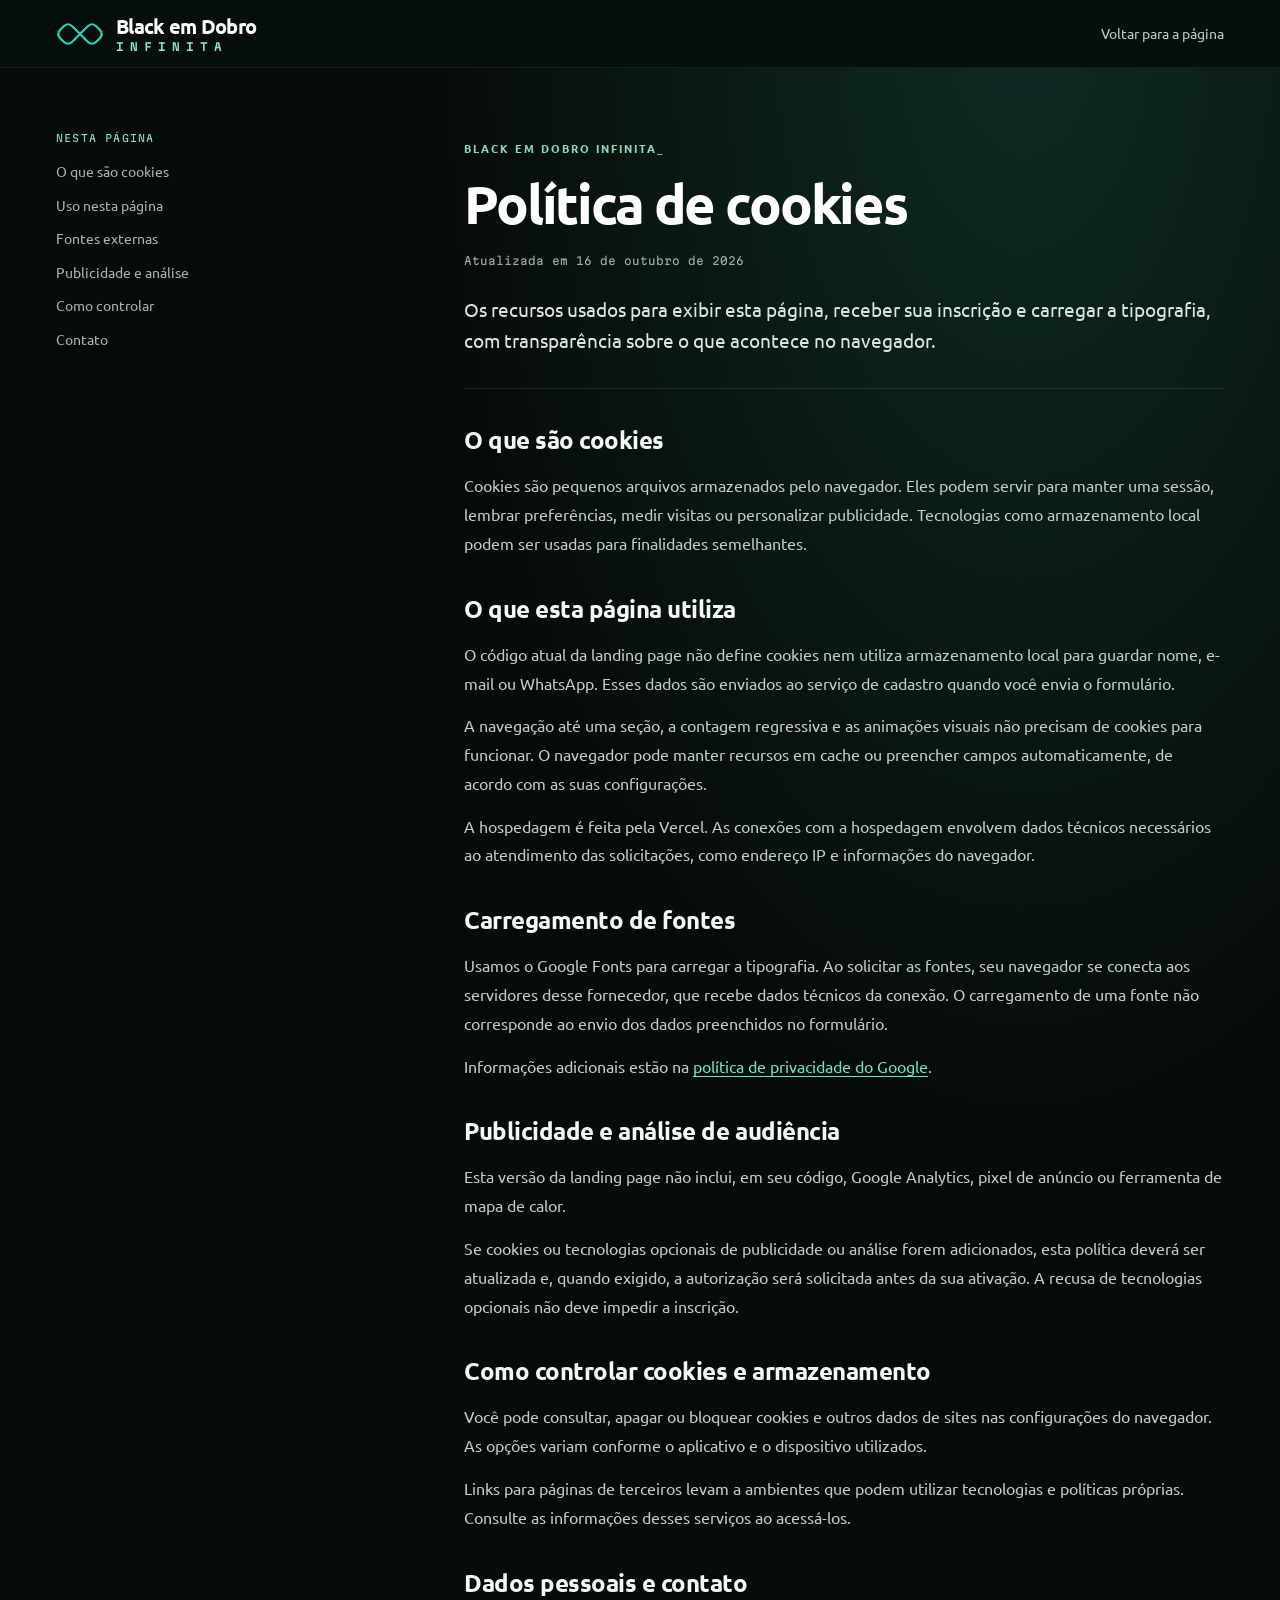
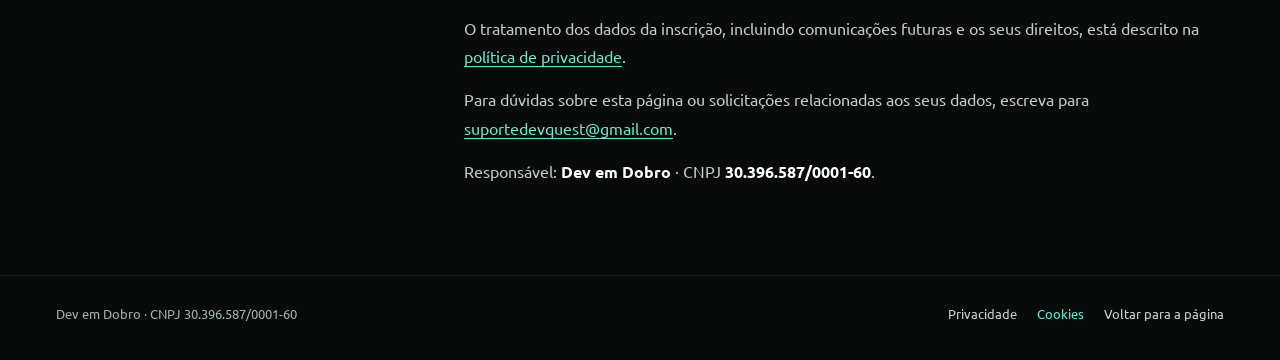
<file: cookies.html>
<!doctype html>
<html lang="pt-BR">
<head>
<meta charset="utf-8"><meta name="viewport" content="width=device-width,initial-scale=1"><meta name="theme-color" content="#07100b">
<title>Política de cookies — Black em Dobro Infinita</title><meta name="description" content="Cookies, recursos externos e armazenamento no navegador na Black em Dobro Infinita.">
<link rel="preconnect" href="https://fonts.googleapis.com"><link rel="preconnect" href="https://fonts.gstatic.com" crossorigin>
<link rel="stylesheet" href="https://fonts.googleapis.com/css2?family=Martian+Mono:wght@400;600;700&family=Ubuntu:ital,wght@0,400;0,500;0,700;1,400&display=swap">
<link rel="stylesheet" href="/v2/css/style.css"><link rel="stylesheet" href="/v3/css/style.css"><link rel="stylesheet" href="/v3/css/legal.css">
</head>
<body class="v3 legal-page">
<a class="skip" href="#conteudo">Pular para o conteúdo</a>
<header class="topbar">
    <div class="container topbar-inner">
      <a class="brand" href="/#topo" aria-label="Black em Dobro Infinita — início">
        <span class="brand-mark" aria-hidden="true"><svg viewBox="-2 4 64 32" fill="none"><path d="M30 20L20 10Q14 4 8 10L4 14Q-2 20 4 26L8 30Q14 36 20 30L40 10Q46 4 52 10L56 14Q62 20 56 26L52 30Q46 36 40 30Z" stroke="currentColor" stroke-width="2.8" stroke-linecap="round" stroke-linejoin="round"/></svg></span>
        <span class="brand-wordmark"><span class="brand-title">Black em Dobro</span><span class="brand-edition">Infinita</span></span>
      </a>
      <a class="legal-back" href="/#topo">Voltar para a página</a>
    </div>
  </header>
<main class="container legal-layout" id="conteudo">
<aside class="legal-nav"><p>Nesta página</p><nav aria-label="Índice da política"><a href="#sobre">O que são cookies</a>
<a href="#uso-atual">Uso nesta página</a>
<a href="#fontes">Fontes externas</a>
<a href="#publicidade">Publicidade e análise</a>
<a href="#controle">Como controlar</a>
<a href="#contato">Contato</a></nav></aside>
<article class="legal-article"><p class="eyebrow">Black em Dobro Infinita</p>
<h1>Política de cookies</h1>
<p class="legal-updated">Atualizada em 16 de outubro de 2026</p>
<p class="legal-intro">Os recursos usados para exibir esta página, receber sua inscrição e carregar a tipografia, com transparência sobre o que acontece no navegador.</p>
<section id="sobre"><h2>O que são cookies</h2>
<p>Cookies são pequenos arquivos armazenados pelo navegador. Eles podem servir para manter uma sessão, lembrar preferências, medir visitas ou personalizar publicidade. Tecnologias como armazenamento local podem ser usadas para finalidades semelhantes.</p></section>
<section id="uso-atual"><h2>O que esta página utiliza</h2>
<p>O código atual da landing page não define cookies nem utiliza armazenamento local para guardar nome, e-mail ou WhatsApp. Esses dados são enviados ao serviço de cadastro quando você envia o formulário.</p>
<p>A navegação até uma seção, a contagem regressiva e as animações visuais não precisam de cookies para funcionar. O navegador pode manter recursos em cache ou preencher campos automaticamente, de acordo com as suas configurações.</p>
<p>A hospedagem é feita pela Vercel. As conexões com a hospedagem envolvem dados técnicos necessários ao atendimento das solicitações, como endereço IP e informações do navegador.</p></section>
<section id="fontes"><h2>Carregamento de fontes</h2>
<p>Usamos o Google Fonts para carregar a tipografia. Ao solicitar as fontes, seu navegador se conecta aos servidores desse fornecedor, que recebe dados técnicos da conexão. O carregamento de uma fonte não corresponde ao envio dos dados preenchidos no formulário.</p>
<p>Informações adicionais estão na <a href="https://policies.google.com/privacy?hl=pt-BR" target="_blank" rel="noopener noreferrer">política de privacidade do Google</a>.</p></section>
<section id="publicidade"><h2>Publicidade e análise de audiência</h2>
<p>Esta versão da landing page não inclui, em seu código, Google Analytics, pixel de anúncio ou ferramenta de mapa de calor.</p>
<p>Se cookies ou tecnologias opcionais de publicidade ou análise forem adicionados, esta política deverá ser atualizada e, quando exigido, a autorização será solicitada antes da sua ativação. A recusa de tecnologias opcionais não deve impedir a inscrição.</p></section>
<section id="controle"><h2>Como controlar cookies e armazenamento</h2>
<p>Você pode consultar, apagar ou bloquear cookies e outros dados de sites nas configurações do navegador. As opções variam conforme o aplicativo e o dispositivo utilizados.</p>
<p>Links para páginas de terceiros levam a ambientes que podem utilizar tecnologias e políticas próprias. Consulte as informações desses serviços ao acessá-los.</p></section>
<section id="contato"><h2>Dados pessoais e contato</h2>
<p>O tratamento dos dados da inscrição, incluindo comunicações futuras e os seus direitos, está descrito na <a href="/privacidade.html">política de privacidade</a>.</p>
<p>Para dúvidas sobre esta página ou solicitações relacionadas aos seus dados, escreva para <a href="mailto:suportedevquest@gmail.com">suportedevquest@gmail.com</a>.</p>
<p>Responsável: <strong>Dev em Dobro</strong> · CNPJ <strong>30.396.587/0001-60</strong>.</p></section></article>
</main>
<footer class="legal-footer"><div class="container"><p>Dev em Dobro · CNPJ 30.396.587/0001-60</p><nav aria-label="Institucional"><a href="/privacidade.html">Privacidade</a><a href="/cookies.html" aria-current="page">Cookies</a><a href="/#topo">Voltar para a página</a></nav></div></footer>
</body></html>
</file>
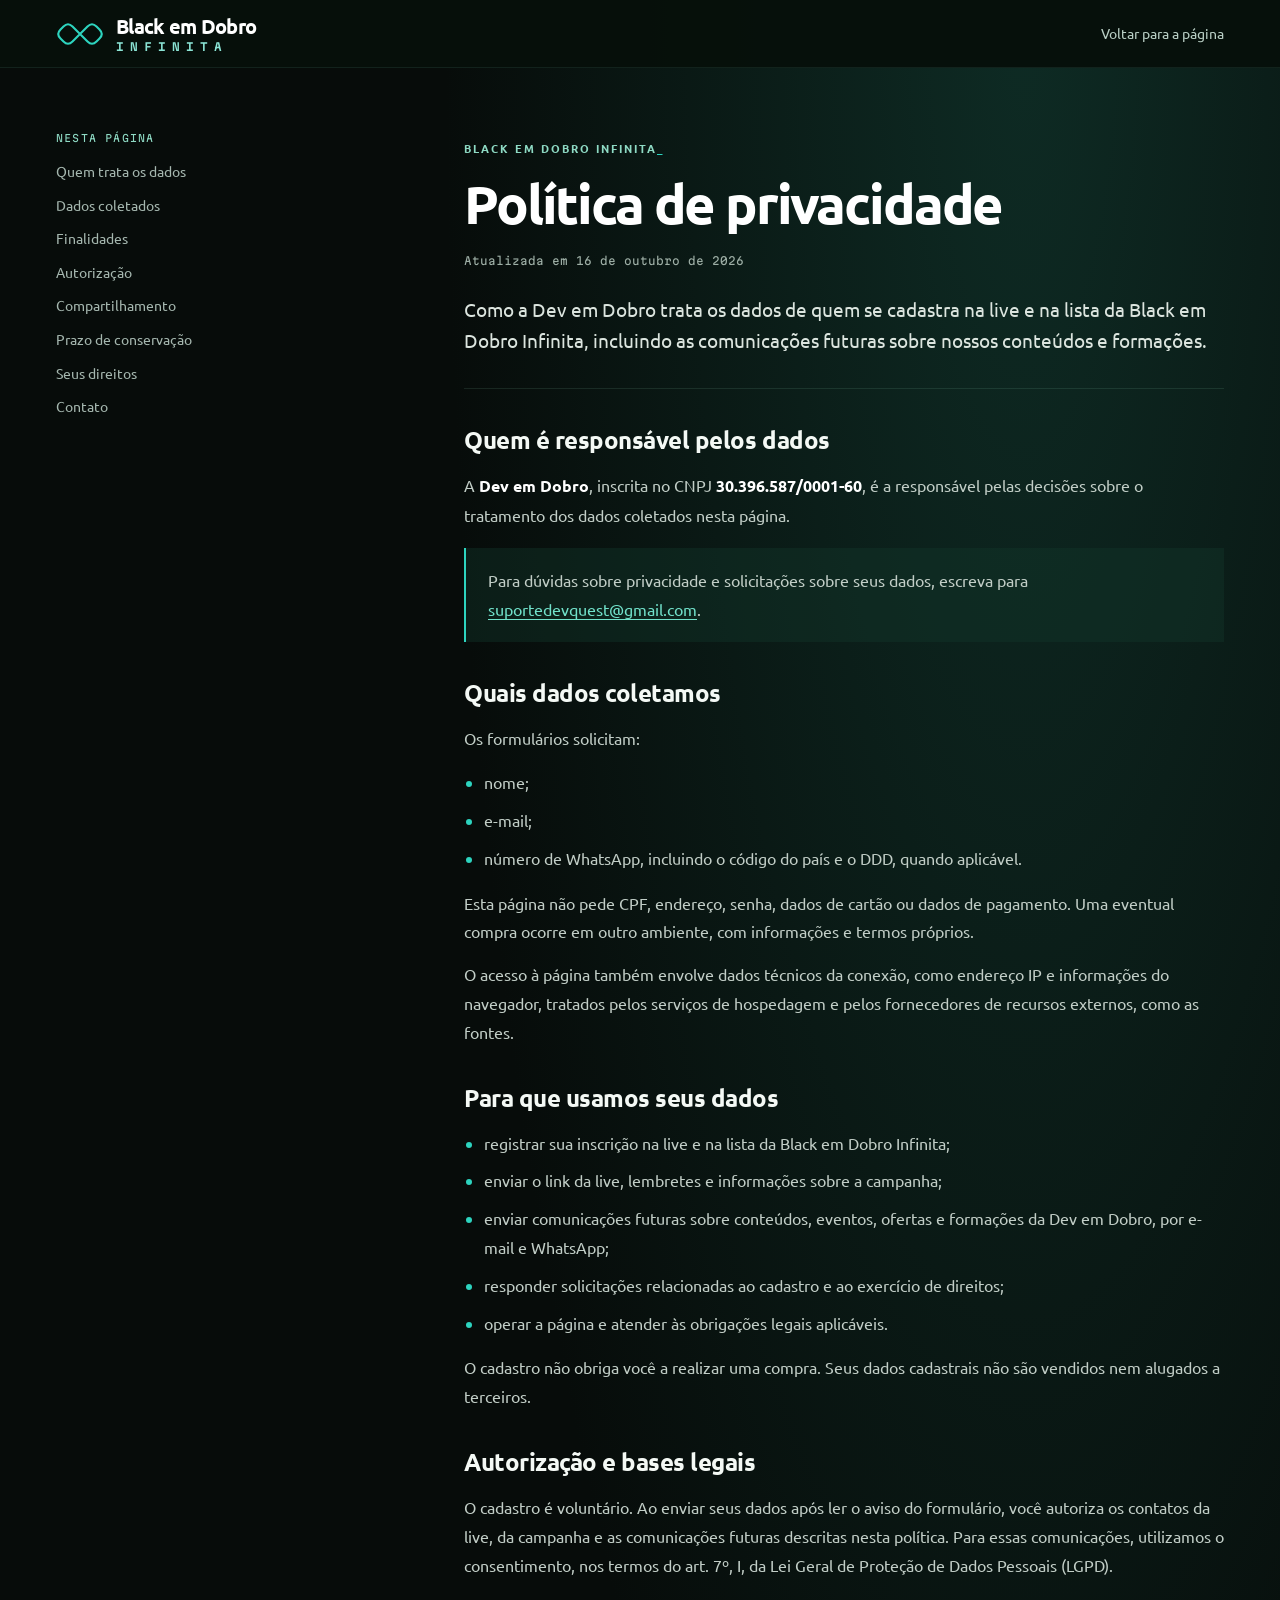
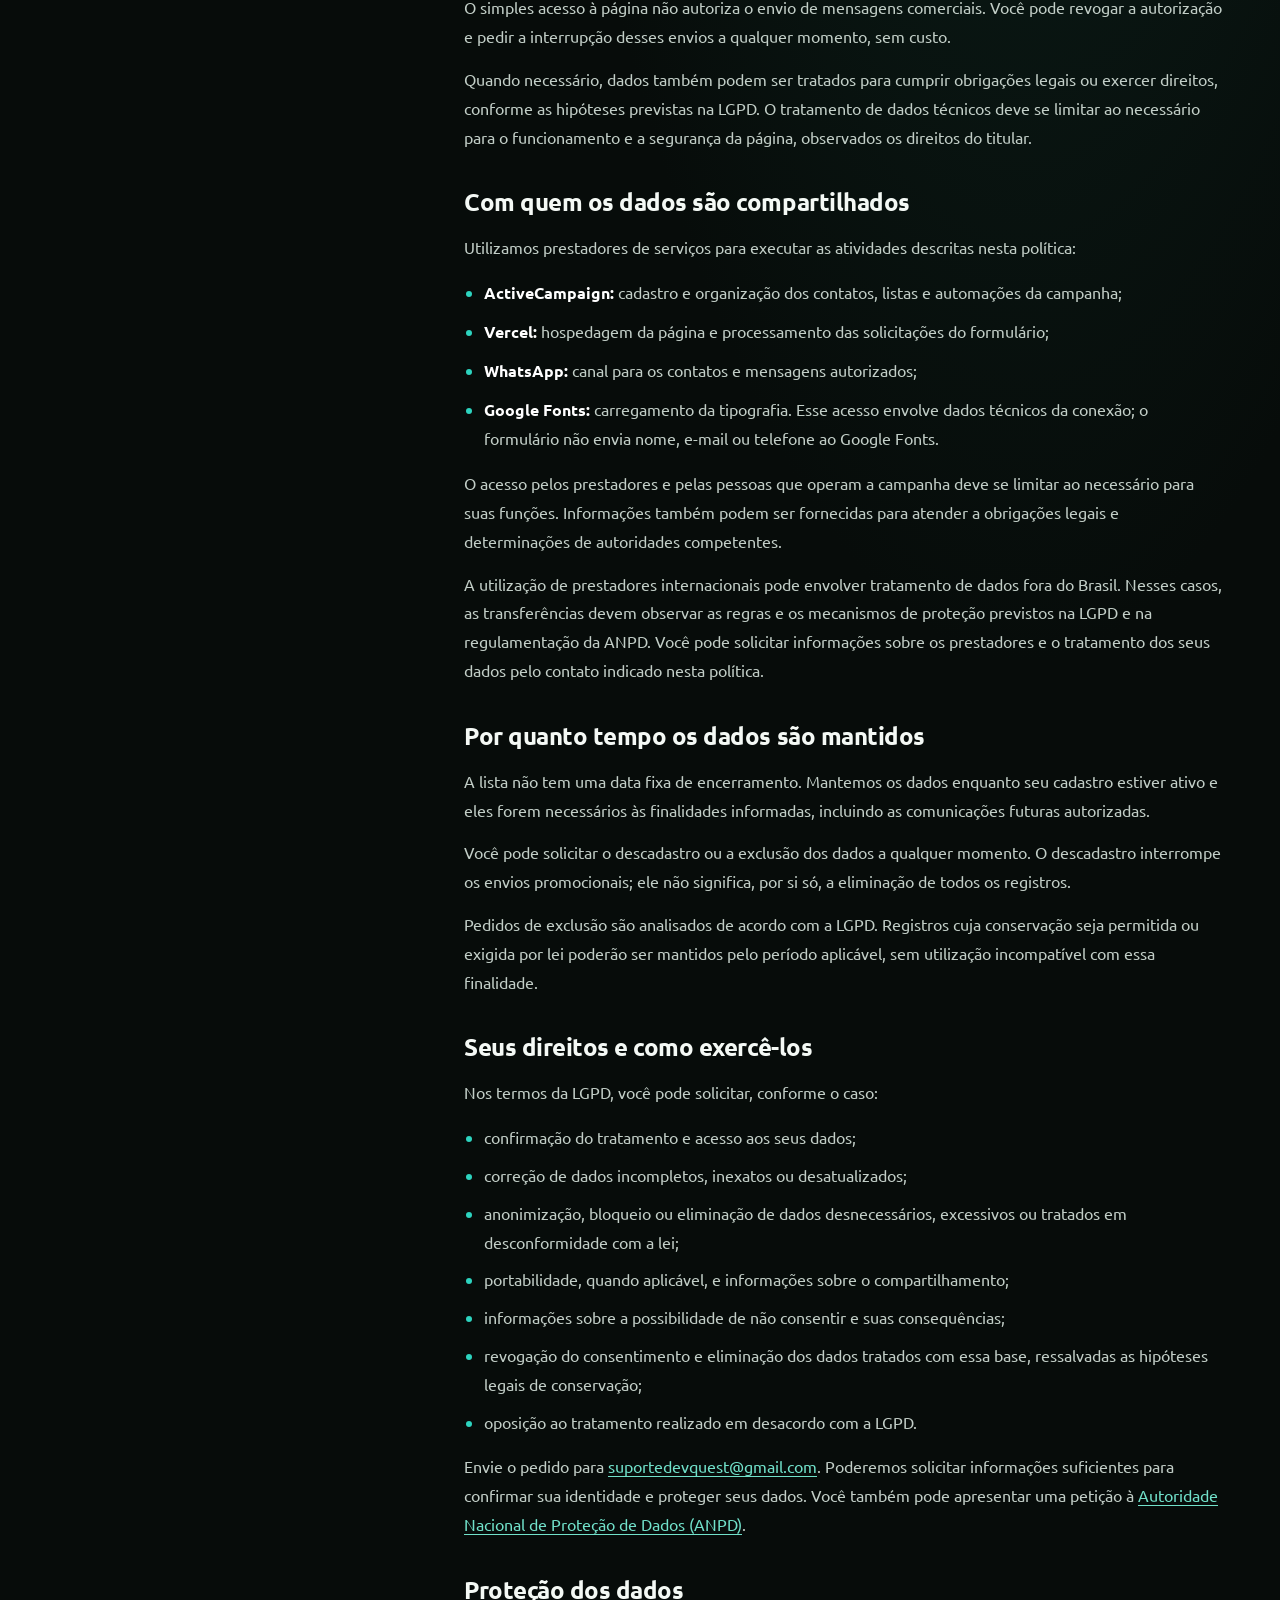
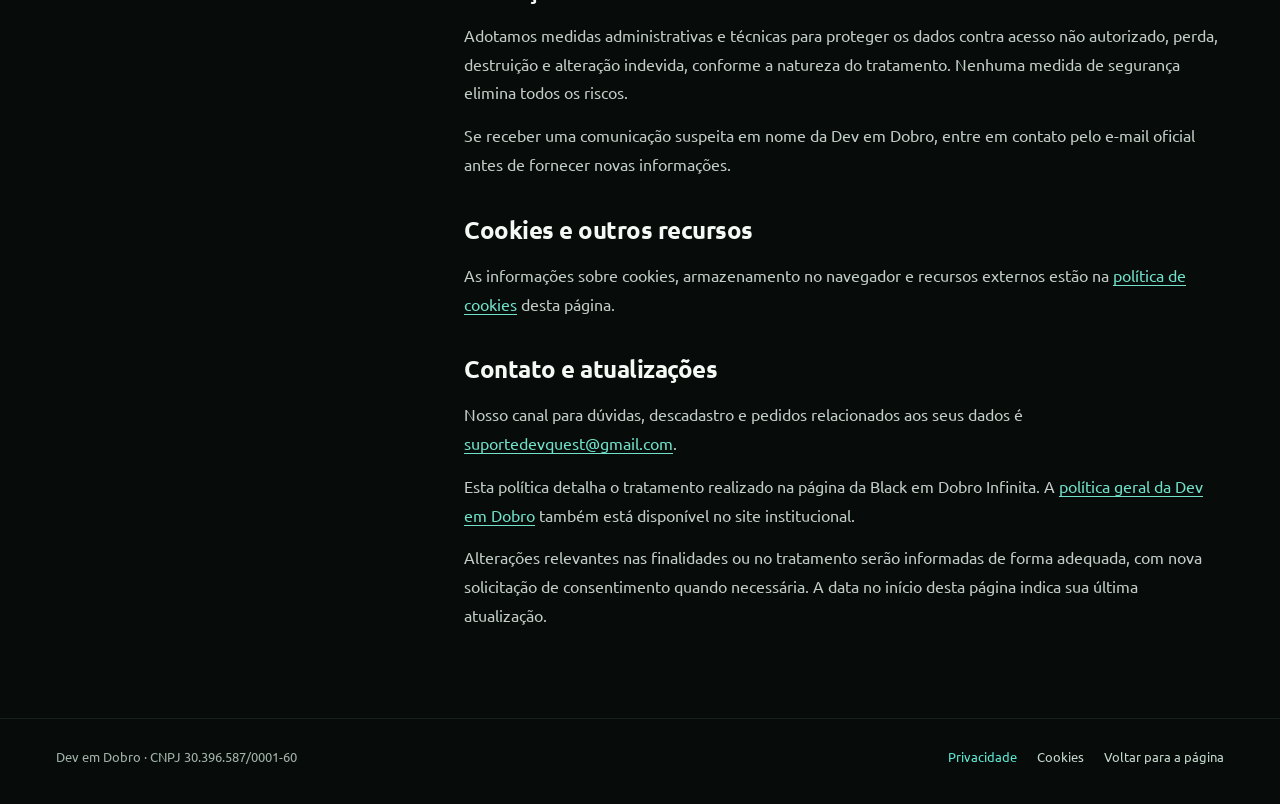
<file: privacidade.html>
<!doctype html>
<html lang="pt-BR">
<head>
<meta charset="utf-8"><meta name="viewport" content="width=device-width,initial-scale=1"><meta name="theme-color" content="#07100b">
<title>Política de privacidade — Black em Dobro Infinita</title><meta name="description" content="Como a Dev em Dobro trata os dados da live, da lista da Black em Dobro Infinita e das comunicações futuras.">
<link rel="preconnect" href="https://fonts.googleapis.com"><link rel="preconnect" href="https://fonts.gstatic.com" crossorigin>
<link rel="stylesheet" href="https://fonts.googleapis.com/css2?family=Martian+Mono:wght@400;600;700&family=Ubuntu:ital,wght@0,400;0,500;0,700;1,400&display=swap">
<link rel="stylesheet" href="/v2/css/style.css"><link rel="stylesheet" href="/v3/css/style.css"><link rel="stylesheet" href="/v3/css/legal.css">
</head>
<body class="v3 legal-page">
<a class="skip" href="#conteudo">Pular para o conteúdo</a>
<header class="topbar">
    <div class="container topbar-inner">
      <a class="brand" href="/#topo" aria-label="Black em Dobro Infinita — início">
        <span class="brand-mark" aria-hidden="true"><svg viewBox="-2 4 64 32" fill="none"><path d="M30 20L20 10Q14 4 8 10L4 14Q-2 20 4 26L8 30Q14 36 20 30L40 10Q46 4 52 10L56 14Q62 20 56 26L52 30Q46 36 40 30Z" stroke="currentColor" stroke-width="2.8" stroke-linecap="round" stroke-linejoin="round"/></svg></span>
        <span class="brand-wordmark"><span class="brand-title">Black em Dobro</span><span class="brand-edition">Infinita</span></span>
      </a>
      <a class="legal-back" href="/#topo">Voltar para a página</a>
    </div>
  </header>
<main class="container legal-layout" id="conteudo">
<aside class="legal-nav"><p>Nesta página</p><nav aria-label="Índice da política"><a href="#responsavel">Quem trata os dados</a>
<a href="#coleta">Dados coletados</a>
<a href="#finalidades">Finalidades</a>
<a href="#base-legal">Autorização</a>
<a href="#compartilhamento">Compartilhamento</a>
<a href="#conservacao">Prazo de conservação</a>
<a href="#direitos">Seus direitos</a>
<a href="#contato">Contato</a></nav></aside>
<article class="legal-article"><p class="eyebrow">Black em Dobro Infinita</p>
<h1>Política de privacidade</h1>
<p class="legal-updated">Atualizada em 16 de outubro de 2026</p>
<p class="legal-intro">Como a Dev em Dobro trata os dados de quem se cadastra na live e na lista da Black em Dobro Infinita, incluindo as comunicações futuras sobre nossos conteúdos e formações.</p>
<section id="responsavel"><h2>Quem é responsável pelos dados</h2>
<p>A <strong>Dev em Dobro</strong>, inscrita no CNPJ <strong>30.396.587/0001-60</strong>, é a responsável pelas decisões sobre o tratamento dos dados coletados nesta página.</p>
<div class="legal-identity"><p>Para dúvidas sobre privacidade e solicitações sobre seus dados, escreva para <a href="mailto:suportedevquest@gmail.com">suportedevquest@gmail.com</a>.</p></div></section>
<section id="coleta"><h2>Quais dados coletamos</h2>
<p>Os formulários solicitam:</p>
<ul><li>nome;</li><li>e-mail;</li><li>número de WhatsApp, incluindo o código do país e o DDD, quando aplicável.</li></ul>
<p>Esta página não pede CPF, endereço, senha, dados de cartão ou dados de pagamento. Uma eventual compra ocorre em outro ambiente, com informações e termos próprios.</p>
<p>O acesso à página também envolve dados técnicos da conexão, como endereço IP e informações do navegador, tratados pelos serviços de hospedagem e pelos fornecedores de recursos externos, como as fontes.</p></section>
<section id="finalidades"><h2>Para que usamos seus dados</h2>
<ul><li>registrar sua inscrição na live e na lista da Black em Dobro Infinita;</li><li>enviar o link da live, lembretes e informações sobre a campanha;</li><li>enviar comunicações futuras sobre conteúdos, eventos, ofertas e formações da Dev em Dobro, por e-mail e WhatsApp;</li><li>responder solicitações relacionadas ao cadastro e ao exercício de direitos;</li><li>operar a página e atender às obrigações legais aplicáveis.</li></ul>
<p>O cadastro não obriga você a realizar uma compra. Seus dados cadastrais não são vendidos nem alugados a terceiros.</p></section>
<section id="base-legal"><h2>Autorização e bases legais</h2>
<p>O cadastro é voluntário. Ao enviar seus dados após ler o aviso do formulário, você autoriza os contatos da live, da campanha e as comunicações futuras descritas nesta política. Para essas comunicações, utilizamos o consentimento, nos termos do art. 7º, I, da Lei Geral de Proteção de Dados Pessoais (LGPD).</p>
<p>O simples acesso à página não autoriza o envio de mensagens comerciais. Você pode revogar a autorização e pedir a interrupção desses envios a qualquer momento, sem custo.</p>
<p>Quando necessário, dados também podem ser tratados para cumprir obrigações legais ou exercer direitos, conforme as hipóteses previstas na LGPD. O tratamento de dados técnicos deve se limitar ao necessário para o funcionamento e a segurança da página, observados os direitos do titular.</p></section>
<section id="compartilhamento"><h2>Com quem os dados são compartilhados</h2>
<p>Utilizamos prestadores de serviços para executar as atividades descritas nesta política:</p>
<ul><li><strong>ActiveCampaign:</strong> cadastro e organização dos contatos, listas e automações da campanha;</li><li><strong>Vercel:</strong> hospedagem da página e processamento das solicitações do formulário;</li><li><strong>WhatsApp:</strong> canal para os contatos e mensagens autorizados;</li><li><strong>Google Fonts:</strong> carregamento da tipografia. Esse acesso envolve dados técnicos da conexão; o formulário não envia nome, e-mail ou telefone ao Google Fonts.</li></ul>
<p>O acesso pelos prestadores e pelas pessoas que operam a campanha deve se limitar ao necessário para suas funções. Informações também podem ser fornecidas para atender a obrigações legais e determinações de autoridades competentes.</p>
<p>A utilização de prestadores internacionais pode envolver tratamento de dados fora do Brasil. Nesses casos, as transferências devem observar as regras e os mecanismos de proteção previstos na LGPD e na regulamentação da ANPD. Você pode solicitar informações sobre os prestadores e o tratamento dos seus dados pelo contato indicado nesta política.</p></section>
<section id="conservacao"><h2>Por quanto tempo os dados são mantidos</h2>
<p>A lista não tem uma data fixa de encerramento. Mantemos os dados enquanto seu cadastro estiver ativo e eles forem necessários às finalidades informadas, incluindo as comunicações futuras autorizadas.</p>
<p>Você pode solicitar o descadastro ou a exclusão dos dados a qualquer momento. O descadastro interrompe os envios promocionais; ele não significa, por si só, a eliminação de todos os registros.</p>
<p>Pedidos de exclusão são analisados de acordo com a LGPD. Registros cuja conservação seja permitida ou exigida por lei poderão ser mantidos pelo período aplicável, sem utilização incompatível com essa finalidade.</p></section>
<section id="direitos"><h2>Seus direitos e como exercê-los</h2>
<p>Nos termos da LGPD, você pode solicitar, conforme o caso:</p>
<ul><li>confirmação do tratamento e acesso aos seus dados;</li><li>correção de dados incompletos, inexatos ou desatualizados;</li><li>anonimização, bloqueio ou eliminação de dados desnecessários, excessivos ou tratados em desconformidade com a lei;</li><li>portabilidade, quando aplicável, e informações sobre o compartilhamento;</li><li>informações sobre a possibilidade de não consentir e suas consequências;</li><li>revogação do consentimento e eliminação dos dados tratados com essa base, ressalvadas as hipóteses legais de conservação;</li><li>oposição ao tratamento realizado em desacordo com a LGPD.</li></ul>
<p>Envie o pedido para <a href="mailto:suportedevquest@gmail.com">suportedevquest@gmail.com</a>. Poderemos solicitar informações suficientes para confirmar sua identidade e proteger seus dados. Você também pode apresentar uma petição à <a href="https://www.gov.br/anpd/pt-br/assuntos/titular-de-dados" target="_blank" rel="noopener noreferrer">Autoridade Nacional de Proteção de Dados (ANPD)</a>.</p></section>
<section id="seguranca"><h2>Proteção dos dados</h2>
<p>Adotamos medidas administrativas e técnicas para proteger os dados contra acesso não autorizado, perda, destruição e alteração indevida, conforme a natureza do tratamento. Nenhuma medida de segurança elimina todos os riscos.</p>
<p>Se receber uma comunicação suspeita em nome da Dev em Dobro, entre em contato pelo e-mail oficial antes de fornecer novas informações.</p></section>
<section id="cookies"><h2>Cookies e outros recursos</h2>
<p>As informações sobre cookies, armazenamento no navegador e recursos externos estão na <a href="/cookies.html">política de cookies</a> desta página.</p></section>
<section id="contato"><h2>Contato e atualizações</h2>
<p>Nosso canal para dúvidas, descadastro e pedidos relacionados aos seus dados é <a href="mailto:suportedevquest@gmail.com">suportedevquest@gmail.com</a>.</p>
<p>Esta política detalha o tratamento realizado na página da Black em Dobro Infinita. A <a href="https://www.devemdobro.com/politica-de-privacidade" target="_blank" rel="noopener noreferrer">política geral da Dev em Dobro</a> também está disponível no site institucional.</p>
<p>Alterações relevantes nas finalidades ou no tratamento serão informadas de forma adequada, com nova solicitação de consentimento quando necessária. A data no início desta página indica sua última atualização.</p></section></article>
</main>
<footer class="legal-footer"><div class="container"><p>Dev em Dobro · CNPJ 30.396.587/0001-60</p><nav aria-label="Institucional"><a href="/privacidade.html" aria-current="page">Privacidade</a><a href="/cookies.html">Cookies</a><a href="/#topo">Voltar para a página</a></nav></div></footer>
</body></html>
</file>
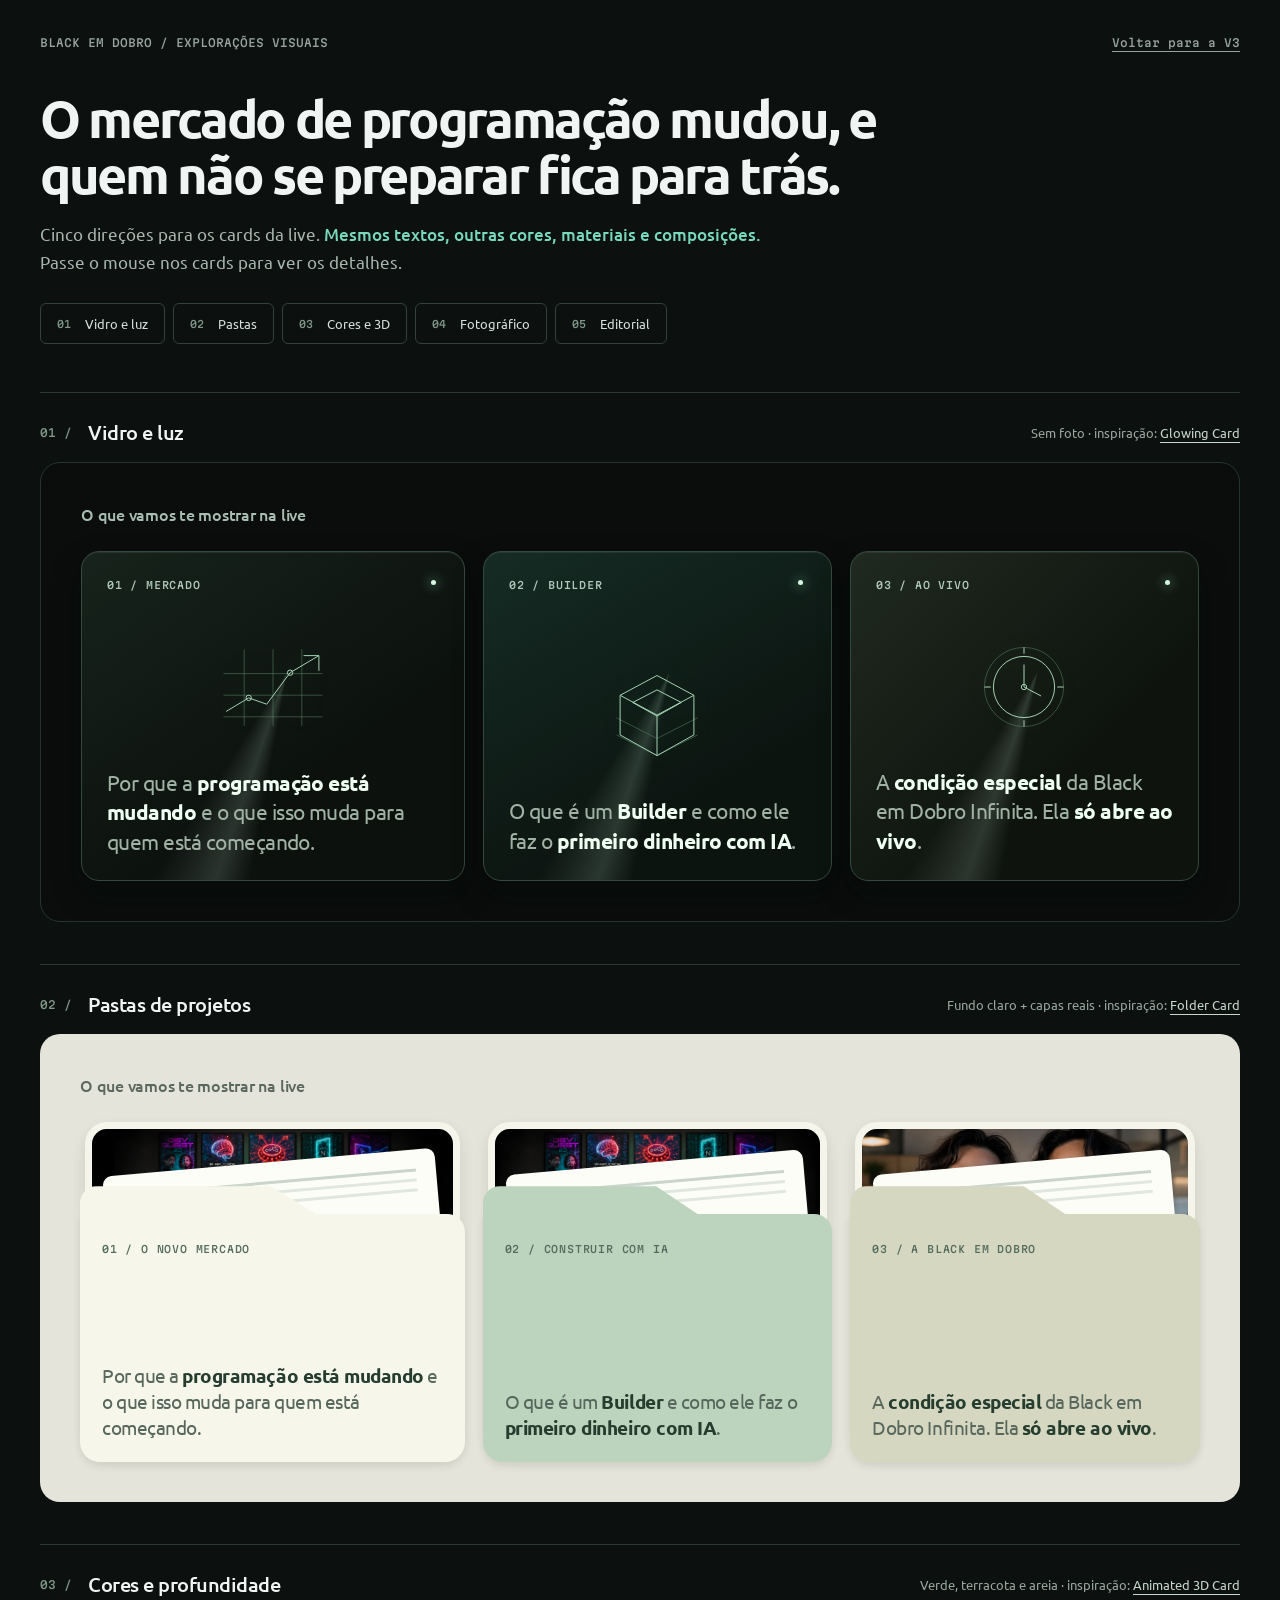
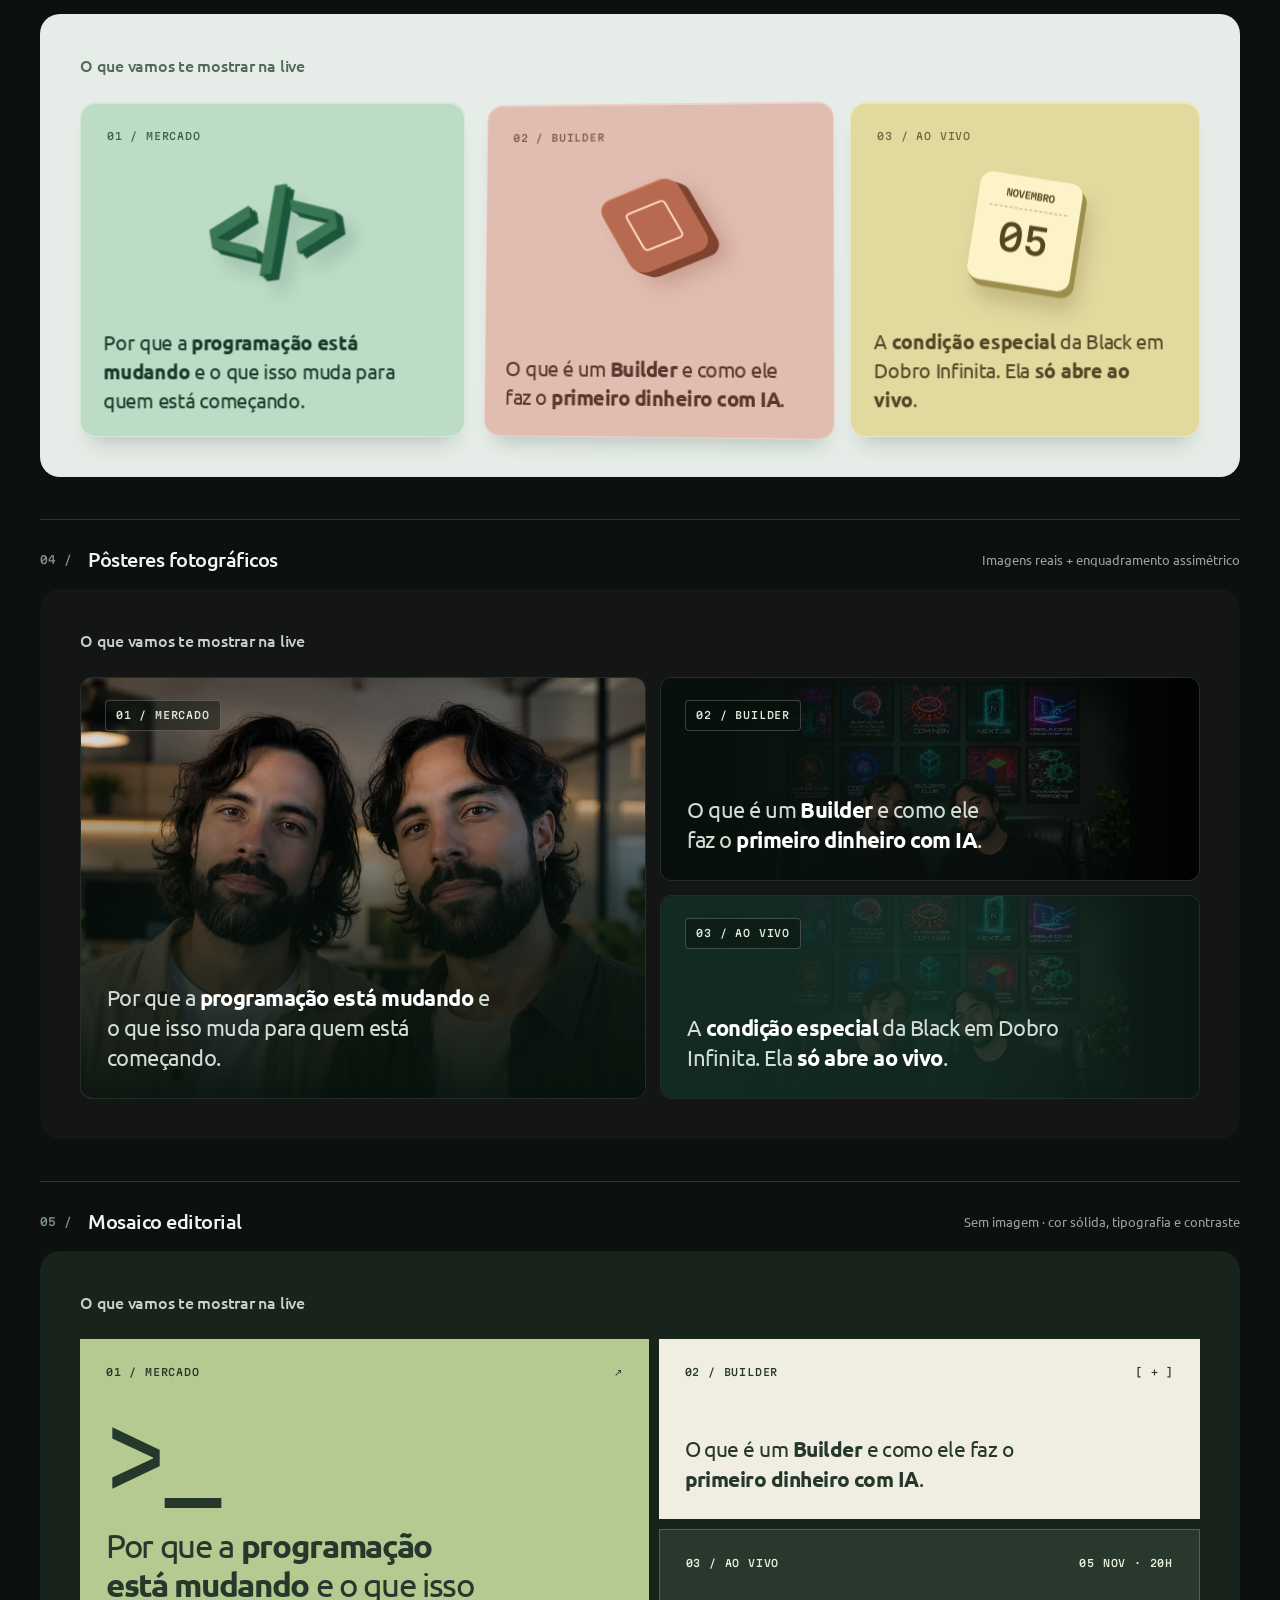
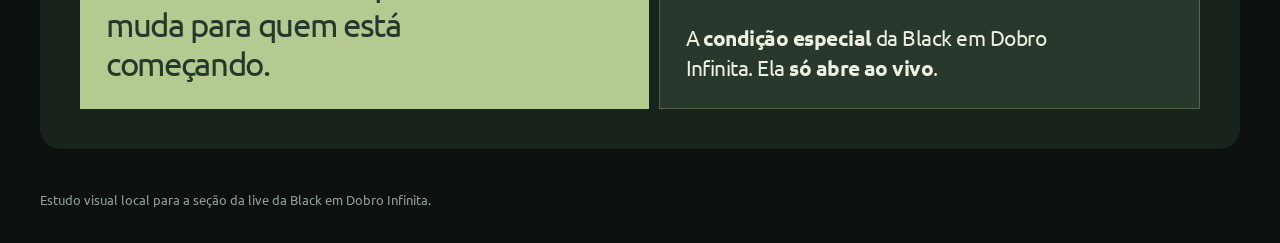
<file: v3/cards-preview.html>
<!doctype html>
<html lang="pt-BR">
<head>
  <meta charset="utf-8">
  <meta name="viewport" content="width=device-width, initial-scale=1">
  <meta name="theme-color" content="#0c100f">
  <title>5 direções de cards — Black em Dobro</title>
  <link rel="preconnect" href="https://fonts.googleapis.com">
  <link rel="preconnect" href="https://fonts.gstatic.com" crossorigin>
  <link rel="stylesheet" href="https://fonts.googleapis.com/css2?family=Martian+Mono:wght@400;500;600&family=Ubuntu:wght@400;500;700&display=swap">
  <style>
    * { box-sizing: border-box; }
    :root { color-scheme: dark; font-family: Ubuntu, sans-serif; color: #f0f4f2; background: #0c100f; font-synthesis: none; }
    body { margin: 0; }
    a { color: inherit; text-underline-offset: 4px; }
    svg { display: block; }
    p, h1, h2, h3 { margin: 0; }
    .shell { width: min(1200px, calc(100% - 64px)); margin-inline: auto; }
    .masthead { padding: 34px 0 48px; }
    .masthead-top { display: flex; justify-content: space-between; align-items: center; gap: 20px; color: #97a49e; font: 500 11px/1.6 'Martian Mono', monospace; }
    .masthead h1 { max-width: 850px; margin: 38px 0 18px; font-size: clamp(30px, 4.2vw, 52px); line-height: 1.08; letter-spacing: -.045em; }
    .masthead p { max-width: 760px; color: #a8b6ae; font-size: 17px; line-height: 1.6; }
    .masthead p strong { color: #77d8bc; font-weight: 500; }
    .jump-nav { display: flex; flex-wrap: wrap; gap: 8px; margin-top: 28px; }
    .jump-nav a { display: inline-flex; gap: 14px; align-items: center; padding: 11px 16px; border: 1px solid #34413a; border-radius: 6px; color: #d7e0da; font-size: 13px; text-decoration: none; transition: background .2s; }
    .jump-nav a span { color: #7f9689; font: 500 10px 'Martian Mono', monospace; }
    .jump-nav a:hover, .jump-nav a:focus-visible { background: #21342b; }
    .concept { padding: 26px 0 42px; border-top: 1px solid #2c3730; scroll-margin-top: 20px; }
    .concept-meta { display: flex; align-items: center; gap: 16px; margin-bottom: 16px; }
    .concept-number { color: #7f9689; font: 500 11px 'Martian Mono', monospace; }
    .concept-meta h2 { font-size: 20px; font-weight: 500; letter-spacing: -.025em; }
    .concept-meta p { margin-left: auto; color: #99a69e; font-size: 13px; text-align: right; }
    .concept-meta a { color: #c6d7cc; }
    .demo { padding: 40px; border-radius: 20px; overflow: hidden; }
    .demo-label { margin-bottom: 26px; font-size: 16px; font-weight: 500; letter-spacing: -.015em; }
    .cards { display: grid; grid-template-columns: 1.1fr 1fr 1fr; gap: 18px; }
    .copy { position: relative; font-size: clamp(18px, 1.65vw, 22px); line-height: 1.35; letter-spacing: -.025em; font-weight: 400; }
    .copy strong { font-weight: 700; }
    .micro { font: 500 10px/1.5 'Martian Mono', monospace; letter-spacing: .08em; text-transform: uppercase; }
    .card-icon { width: 34px; height: 34px; fill: none; stroke: currentColor; stroke-width: 1.4; stroke-linecap: round; stroke-linejoin: round; }
    /* 01 — Dark glass, light beams and dimensional line drawings. */
    .glow-demo { background: #0a0d0c; border: 1px solid #26342d; }
    .glow-demo .demo-label { color: #a9beb2; }
    .glow-card { position: relative; isolation: isolate; display: flex; flex-direction: column; justify-content: flex-end; min-height: 330px; padding: 25px; overflow: hidden; border: 1px solid #34493d; border-radius: 18px; background: linear-gradient(145deg,#17231c,#0c110e 65%); box-shadow: inset 0 1px 0 #ffffff12, 0 14px 30px #03070460; }
    .glow-card::before { position: absolute; z-index: -1; inset: -25% -35%; background: conic-gradient(from 150deg at 54% 42%,transparent 0deg,#d7ffe900 55deg,#d7ffe926 64deg,transparent 78deg); transform: rotate(-15deg); content: ''; transition: transform .8s cubic-bezier(.16,1,.3,1), opacity .8s; }
    .glow-card::after { position: absolute; top: 28px; right: 28px; width: 5px; height: 5px; border-radius: 50%; background: #d3f8dd; box-shadow: 0 0 12px #a9ffd9; content: ''; }
    .glow-card:hover::before { transform: rotate(16deg); opacity: .6; }
    .glow-card .micro { position: absolute; top: 26px; left: 25px; color: #b2cabc; }
    .glow-card .copy { color: #a0b2a6; }
    .glow-card .copy strong { color: #effff3; }
    .glow-art { width: 108px; height: 100px; margin: 10px auto 30px; fill: none; stroke: #a5d4b6; stroke-width: 1.1; filter: drop-shadow(0 0 10px #87e5aa22); }
    .glow-art .faint { stroke: #608c6d; opacity: .5; }
    .glow-card:nth-child(2) { background: linear-gradient(150deg,#152c24,#0c1410 70%); }
    .glow-card:nth-child(2) .glow-art { animation: float 7s ease-in-out infinite; }
    .glow-card:nth-child(3) { background: linear-gradient(135deg,#202a20,#0e130e 65%); }
    @keyframes float { 50% { transform: translateY(-7px); } }
    /* 02 — Physical folders with peek-out covers and paper fronts. */
    .folder-demo { color: #28332d; background: #e5e4da; }
    .folder-demo .demo-label { color: #5b685e; }
    .folder-card { position: relative; min-height: 340px; padding-top: 28px; isolation: isolate; }
    .folder-back { position: absolute; inset: 0 5px 12px; overflow: hidden; border: 7px solid #f5f5eb; border-radius: 22px; background-color: #7baf9b; box-shadow: 0 7px 14px #3e503424; }
    .folder-back::after { position: absolute; inset: 0; background: linear-gradient(180deg,transparent,#08120b55); content: ''; }
    .folder-back img { width: 100%; height: 178px; object-fit: cover; object-position: 50% 22%; transition: transform .5s cubic-bezier(.16,1,.3,1); }
    .folder-card:nth-child(2) .folder-back img { object-position: 50% 0; }
    .folder-card:nth-child(3) .folder-back img { object-position: 50% 36%; }
    .folder-sheet { position: absolute; top: 40px; left: 28px; right: 24px; height: 145px; border-radius: 9px; background: #fdfdf8; transform: rotate(-5deg); box-shadow: 0 2px 5px #25302b30; transition: transform .5s cubic-bezier(.16,1,.3,1); }
    .folder-sheet::before, .folder-sheet::after { position: absolute; top: 19px; left: 14px; right: 20px; height: 3px; background: #cad5cd; box-shadow: 0 10px #e0e7e0,0 20px #e0e7e0; content: ''; }
    .folder-sheet::after { top: 72px; width: 45%; right: auto; background: #4e8a70; box-shadow: none; }
    .folder-card:hover .folder-sheet { transform: translateY(-10px) rotate(-8deg); }
    .folder-card:hover .folder-back img { transform: scale(1.05); }
    .folder-front { position: relative; display: flex; flex-direction: column; justify-content: space-between; min-height: 248px; margin-top: 64px; padding: 28px 22px 22px; border-radius: 0 18px 20px 20px; background: #f7f6eb; box-shadow: 0 5px 7px #23322214; }
    .folder-front::before { position: absolute; bottom: calc(100% - 1px); left: 0; width: 62%; height: 29px; background: inherit; border-radius: 17px 17px 0 0; clip-path: polygon(0 0,80% 0,100% 100%,0 100%); content: ''; }
    .folder-front .micro { color: #536c5d; }
    .folder-front .copy { color: #57675c; font-size: 19px; }
    .folder-front .copy strong { color: #243d2e; }
    .folder-card:nth-child(2) .folder-front { background: #bcd4bd; }
    .folder-card:nth-child(3) .folder-front { background: #d6d7c1; }
    /* 03 — Solid colors, floating objects and CSS perspective. */
    .depth-demo { color: #30453b; background: #e6ece7; }
    .depth-demo .demo-label { color: #52695c; }
    .depth-stage { perspective: 1300px; }
    .depth-card { position: relative; display: flex; flex-direction: column; height: 100%; min-height: 335px; padding: 26px; border: 1px solid #ffffff55; border-radius: 16px; background: #bddcc6; color: #173a29; box-shadow: 0 16px 20px -12px #254e3c44, inset 0 1px #ffffff55; transform-style: preserve-3d; transition: transform .5s cubic-bezier(.16,1,.3,1),box-shadow .5s; }
    .depth-stage:nth-child(2) .depth-card { background: #e1bcb0; color: #58362c; transform: rotateY(-5deg) rotateX(3deg); }
    .depth-stage:nth-child(3) .depth-card { background: #e2d99f; color: #4e4826; }
    .depth-stage:hover .depth-card { transform: rotateY(-9deg) rotateX(7deg) translateY(-7px); box-shadow: 12px 24px 26px -12px #254e3c44; }
    .depth-card .copy { position: static; margin-top: auto; font-size: 20px; transform: translateZ(28px); }
    .depth-card .micro { opacity: .75; }
    .depth-art { display: block; position: relative; flex: 0 0 130px; height: 130px; margin: 18px 0 20px; transform: translateZ(42px); }
    .depth-code { position: absolute; inset: 0; display: grid; place-items: center; font: 600 82px/.9 'Martian Mono',monospace; letter-spacing: -.2em; text-indent: -.2em; color: #3a7855; text-shadow: 1px 1px #1c563b,3px 3px #1c563b,5px 5px #1c563b,7px 7px #1c563b,12px 18px 17px #214d3a45; transform: rotate(-9deg); }
    .depth-cube { position: absolute; top: 27px; left: calc(50% - 40px); width: 80px; height: 80px; transform: rotate(-22deg) skew(8deg); border-radius: 14px; background: #b76a50; box-shadow: 1px 2px #80432f,3px 4px #80432f,5px 6px #80432f,7px 8px #80432f,11px 17px 20px #79453345,inset 0 1px #ffd7b955; }
    .depth-cube::before { position: absolute; inset: 19px; border: 2px solid #fbd3bf; border-radius: 5px; content: ''; }
    .depth-ticket { position: absolute; top: 18px; left: calc(50% - 50px); width: 100px; height: 105px; padding: 12px; border-radius: 12px; background: #fcf4c8; color: #514821; box-shadow: 1px 2px #9d8f4e,3px 4px #9d8f4e,5px 6px #9d8f4e,10px 18px 20px #675e2e44; transform: rotate(9deg); }
    .depth-ticket small { display: block; padding-bottom: 8px; border-bottom: 1px dashed #b8ad73; font: 600 9px 'Martian Mono',monospace; text-align: center; }
    .depth-ticket b { display: block; margin-top: 7px; font: 500 35px 'Martian Mono',monospace; text-align: center; }
    /* 04 — Real full-bleed images, asymmetric magazine composition. */
    .photo-demo { background: #131615; }
    .photo-demo .demo-label { color: #c3cec8; }
    .photo-cards { display: grid; grid-template-columns: 1.05fr 1fr; gap: 14px; }
    .photo-card { position: relative; isolation: isolate; min-height: 204px; overflow: hidden; border: 1px solid #ffffff14; border-radius: 12px; background: #111c17; }
    .photo-card:first-child { grid-row: span 2; min-height: 422px; }
    .photo-card img { position: absolute; z-index: -2; width: 100%; height: 100%; object-fit: cover; transition: transform .7s cubic-bezier(.16,1,.3,1); }
    .photo-card::after { position: absolute; z-index: -1; inset: 0; background: linear-gradient(180deg,#07120c12 20%,#07120c99 50%,#07120cf5 100%); content: ''; }
    .photo-card .micro { position: absolute; top: 22px; left: 24px; padding: 7px 10px; border: 1px solid #ffffff35; border-radius: 4px; background: #07120c77; color: #e1e9e3; }
    .photo-card .copy { position: absolute; bottom: 26px; left: 26px; right: 26px; max-width: 390px; color: #d0dcd4; font-size: 22px; }
    .photo-card .copy strong { color: #fff; }
    .photo-card:first-child img { object-position: 50% 36%; }
    .photo-card:nth-child(2) img { object-position: 50% 1%; }
    .photo-card:nth-child(2)::after { background: linear-gradient(90deg,#08110def,#08110dbb 65%,#08110d20); }
    .photo-card:nth-child(2) .copy { max-width: 320px; }
    .photo-card:nth-child(3) img { object-position: 50% 50%; }
    .photo-card:nth-child(3)::after { background: linear-gradient(90deg,#132c23f5,#132c23d9 60%,#132c2380); }
    .photo-card:hover img { transform: scale(1.045); }
    /* 05 — Flat editorial mosaic, no images or gradients. */
    .print-demo { color: #f0f1e8; background: #18231c; }
    .print-demo .demo-label { color: #c9d1c6; }
    .print-cards { display: grid; grid-template-columns: 1.05fr 1fr; gap: 10px; }
    .print-card { position: relative; display: flex; flex-direction: column; justify-content: space-between; gap: 25px; min-height: 180px; padding: 26px; background: #f0eee0; color: #24382b; }
    .print-card:first-child { grid-row: span 2; min-height: 370px; background: #b4ca91; }
    .print-card:nth-child(3) { background: #28382d; color: #edf1df; border: 1px solid #536347; }
    .print-card .micro { display: flex; justify-content: space-between; }
    .print-card .copy { max-width: 370px; }
    .print-card:first-child .copy { font-size: clamp(25px, 2.6vw, 34px); line-height: 1.18; letter-spacing: -.04em; }
    .print-mark { display: block; font: 400 100px/.7 'Martian Mono',monospace; letter-spacing: -.13em; margin-left: -5px; }
    .print-card .copy strong { font-weight: 700; }
    .footnote { padding: 0 0 35px; color: #91a197; font-size: 13px; }
    a:focus-visible { outline: 2px solid #77d8bc; outline-offset: 5px; }
    @media (max-width: 900px) {
      .shell { width: calc(100% - 40px); }
      .demo { padding: 28px; }
      .cards { gap: 12px; }
      .glow-card { padding: 21px; }
      .depth-card { padding: 21px; min-height: 355px; }
      .depth-card .copy { left: 21px; right: 21px; bottom: 21px; font-size: 19px; }
      .folder-front { padding-inline: 18px; min-height: 265px; }
      .copy, .folder-front .copy { font-size: 18px; }
    }
    @media (max-width: 700px) {
      .shell { width: calc(100% - 28px); }
      .masthead { padding-top: 22px; padding-bottom: 30px; }
      .masthead-top { font-size: 9px; gap: 12px; }
      .masthead h1 { margin-top: 26px; font-size: 31px; }
      .masthead p { font-size: 16px; }
      .jump-nav { gap: 6px; }
      .jump-nav a { padding: 9px 11px; font-size: 12px; gap: 8px; }
      .concept { padding-top: 20px; padding-bottom: 26px; }
      .concept-meta { flex-wrap: wrap; gap: 8px 12px; }
      .concept-meta h2 { font-size: 19px; }
      .concept-meta p { width: 100%; margin-left: 0; text-align: left; font-size: 12px; }
      .demo { padding: 23px 18px; border-radius: 14px; }
      .demo-label { margin-bottom: 22px; font-size: 15px; }
      .cards, .photo-cards, .print-cards { grid-template-columns: minmax(0,1fr); gap: 15px; }
      .glow-card { min-height: 300px; padding: 25px; }
      .glow-art { margin-bottom: 24px; }
      .copy { font-size: 22px; }
      .folder-card { min-height: 320px; }
      .folder-front { min-height: 228px; }
      .folder-front .copy { font-size: 21px; }
      .depth-card { min-height: 325px; }
      .depth-stage:nth-child(2) .depth-card { transform: none; }
      .depth-card .copy { font-size: 22px; left: 24px; right: 24px; bottom: 24px; }
      .photo-card, .photo-card:first-child { min-height: 330px; grid-row: auto; }
      .photo-card .copy, .photo-card:nth-child(2) .copy { font-size: 23px; max-width: none; }
      .print-card:first-child { grid-row: auto; min-height: 360px; }
      .print-card { min-height: 220px; }
      .print-card .copy { font-size: 23px; }
      .print-card:first-child .copy { font-size: 31px; }
    }
    @media (prefers-reduced-motion: reduce) { *, *::before, *::after { animation: none !important; transition: none !important; } }
  </style>
</head>
<body>
  <header class="masthead shell">
    <div class="masthead-top"><span>BLACK EM DOBRO / EXPLORAÇÕES VISUAIS</span><a href="/v3/#conteudo-live">Voltar para a V3</a></div>
    <h1>O mercado de programação mudou, e quem não se preparar fica para trás.</h1>
    <p>Cinco direções para os cards da live. <strong>Mesmos textos, outras cores, materiais e composições.</strong> Passe o mouse nos cards para ver os detalhes.</p>
    <nav class="jump-nav" aria-label="Direções visuais"><a href="#vidro"><span>01</span>Vidro e luz</a><a href="#pastas"><span>02</span>Pastas</a><a href="#cores"><span>03</span>Cores e 3D</a><a href="#fotos"><span>04</span>Fotográfico</a><a href="#editorial"><span>05</span>Editorial</a></nav>
  </header>
  <main class="shell">
    <section class="concept" id="vidro" aria-labelledby="title-glow">
      <div class="concept-meta"><span class="concept-number">01 /</span><h2 id="title-glow">Vidro e luz</h2><p>Sem foto · inspiração: <a href="https://21st.dev/@ravikatiyar162/components/glowing-card" target="_blank" rel="noreferrer">Glowing Card</a></p></div>
      <div class="demo glow-demo"><h3 class="demo-label">O que vamos te mostrar na live</h3><div class="cards">
        <article class="glow-card"><span class="micro">01 / Mercado</span><svg class="glow-art" viewBox="0 0 120 100" aria-hidden="true"><path class="faint" d="M5 82H115M5 58H115M5 34H115M28 7V92M60 7V92M92 7V92"/><path d="M8 76L33 61L53 68L79 33L111 14M94 14H111V31"/><circle cx="33" cy="61" r="3"/><circle cx="79" cy="33" r="3"/></svg><p class="copy">Por que a <strong>programação está mudando</strong> e o que isso muda para quem está começando.</p></article>
        <article class="glow-card"><span class="micro">02 / Builder</span><svg class="glow-art" viewBox="0 0 120 100" aria-hidden="true"><path class="faint" d="M15 71L60 94L105 71M15 52L60 75L105 52"/><path d="M60 5L101 27V71L60 94L19 71V27Z M19 27L60 49L101 27M60 49V94"/><path d="M60 21L87 35L60 50L33 35Z"/></svg><p class="copy">O que é um <strong>Builder</strong> e como ele faz o <strong>primeiro dinheiro com IA</strong>.</p></article>
        <article class="glow-card"><span class="micro">03 / Ao vivo</span><svg class="glow-art" viewBox="0 0 120 100" aria-hidden="true"><circle class="faint" cx="60" cy="50" r="44"/><circle cx="60" cy="50" r="34"/><path d="M60 25V50L79 60M60 6V13M60 87V94M16 50H23M97 50H104"/><circle cx="60" cy="50" r="3"/></svg><p class="copy">A <strong>condição especial</strong> da Black em Dobro Infinita. Ela <strong>só abre ao vivo</strong>.</p></article>
      </div></div>
    </section>
    <section class="concept" id="pastas" aria-labelledby="title-folder">
      <div class="concept-meta"><span class="concept-number">02 /</span><h2 id="title-folder">Pastas de projetos</h2><p>Fundo claro + capas reais · inspiração: <a href="https://21st.dev/@uvain/components/folder-card" target="_blank" rel="noreferrer">Folder Card</a></p></div>
      <div class="demo folder-demo"><h3 class="demo-label">O que vamos te mostrar na live</h3><div class="cards">
        <article class="folder-card"><div class="folder-back"><img src="/assets/banner-bf-final.png" alt="" loading="lazy"></div><div class="folder-sheet" aria-hidden="true"></div><div class="folder-front"><span class="micro">01 / O novo mercado</span><p class="copy">Por que a <strong>programação está mudando</strong> e o que isso muda para quem está começando.</p></div></article>
        <article class="folder-card"><div class="folder-back"><img src="/assets/banner-bf-final.png" alt="" loading="lazy"></div><div class="folder-sheet" aria-hidden="true"></div><div class="folder-front"><span class="micro">02 / Construir com IA</span><p class="copy">O que é um <strong>Builder</strong> e como ele faz o <strong>primeiro dinheiro com IA</strong>.</p></div></article>
        <article class="folder-card"><div class="folder-back"><img src="/assets/gemeos.webp" alt="" loading="lazy"></div><div class="folder-sheet" aria-hidden="true"></div><div class="folder-front"><span class="micro">03 / A Black em Dobro</span><p class="copy">A <strong>condição especial</strong> da Black em Dobro Infinita. Ela <strong>só abre ao vivo</strong>.</p></div></article>
      </div></div>
    </section>
    <section class="concept" id="cores" aria-labelledby="title-depth">
      <div class="concept-meta"><span class="concept-number">03 /</span><h2 id="title-depth">Cores e profundidade</h2><p>Verde, terracota e areia · inspiração: <a href="https://21st.dev/@shailendrakumar19999/components/animated-3d-card" target="_blank" rel="noreferrer">Animated 3D Card</a></p></div>
      <div class="demo depth-demo"><h3 class="demo-label">O que vamos te mostrar na live</h3><div class="cards">
        <div class="depth-stage"><article class="depth-card"><span class="micro">01 / Mercado</span><div class="depth-art" aria-hidden="true"><span class="depth-code">&lt;/&gt;</span></div><p class="copy">Por que a <strong>programação está mudando</strong> e o que isso muda para quem está começando.</p></article></div>
        <div class="depth-stage"><article class="depth-card"><span class="micro">02 / Builder</span><div class="depth-art" aria-hidden="true"><span class="depth-cube"></span></div><p class="copy">O que é um <strong>Builder</strong> e como ele faz o <strong>primeiro dinheiro com IA</strong>.</p></article></div>
        <div class="depth-stage"><article class="depth-card"><span class="micro">03 / Ao vivo</span><div class="depth-art" aria-hidden="true"><span class="depth-ticket"><small>NOVEMBRO</small><b>05</b></span></div><p class="copy">A <strong>condição especial</strong> da Black em Dobro Infinita. Ela <strong>só abre ao vivo</strong>.</p></article></div>
      </div></div>
    </section>
    <section class="concept" id="fotos" aria-labelledby="title-photo">
      <div class="concept-meta"><span class="concept-number">04 /</span><h2 id="title-photo">Pôsteres fotográficos</h2><p>Imagens reais + enquadramento assimétrico</p></div>
      <div class="demo photo-demo"><h3 class="demo-label">O que vamos te mostrar na live</h3><div class="photo-cards">
        <article class="photo-card"><img src="/assets/gemeos.webp" alt="" loading="lazy"><span class="micro">01 / Mercado</span><p class="copy">Por que a <strong>programação está mudando</strong> e o que isso muda para quem está começando.</p></article>
        <article class="photo-card"><img src="/assets/banner-bf-final.png" alt="" loading="lazy"><span class="micro">02 / Builder</span><p class="copy">O que é um <strong>Builder</strong> e como ele faz o <strong>primeiro dinheiro com IA</strong>.</p></article>
        <article class="photo-card"><img src="/assets/banner-bf-final.png" alt="" loading="lazy"><span class="micro">03 / Ao vivo</span><p class="copy">A <strong>condição especial</strong> da Black em Dobro Infinita. Ela <strong>só abre ao vivo</strong>.</p></article>
      </div></div>
    </section>
    <section class="concept" id="editorial" aria-labelledby="title-print">
      <div class="concept-meta"><span class="concept-number">05 /</span><h2 id="title-print">Mosaico editorial</h2><p>Sem imagem · cor sólida, tipografia e contraste</p></div>
      <div class="demo print-demo"><h3 class="demo-label">O que vamos te mostrar na live</h3><div class="print-cards">
        <article class="print-card"><span class="micro">01 / Mercado <span aria-hidden="true">↗</span></span><span class="print-mark" aria-hidden="true">&gt;_</span><p class="copy">Por que a <strong>programação está mudando</strong> e o que isso muda para quem está começando.</p></article>
        <article class="print-card"><span class="micro">02 / Builder <span aria-hidden="true">[ + ]</span></span><p class="copy">O que é um <strong>Builder</strong> e como ele faz o <strong>primeiro dinheiro com IA</strong>.</p></article>
        <article class="print-card"><span class="micro">03 / Ao vivo <span>05 NOV · 20H</span></span><p class="copy">A <strong>condição especial</strong> da Black em Dobro Infinita. Ela <strong>só abre ao vivo</strong>.</p></article>
      </div></div>
    </section>
    <p class="footnote">Estudo visual local para a seção da live da Black em Dobro Infinita.</p>
  </main>
</body>
</html>
</file>
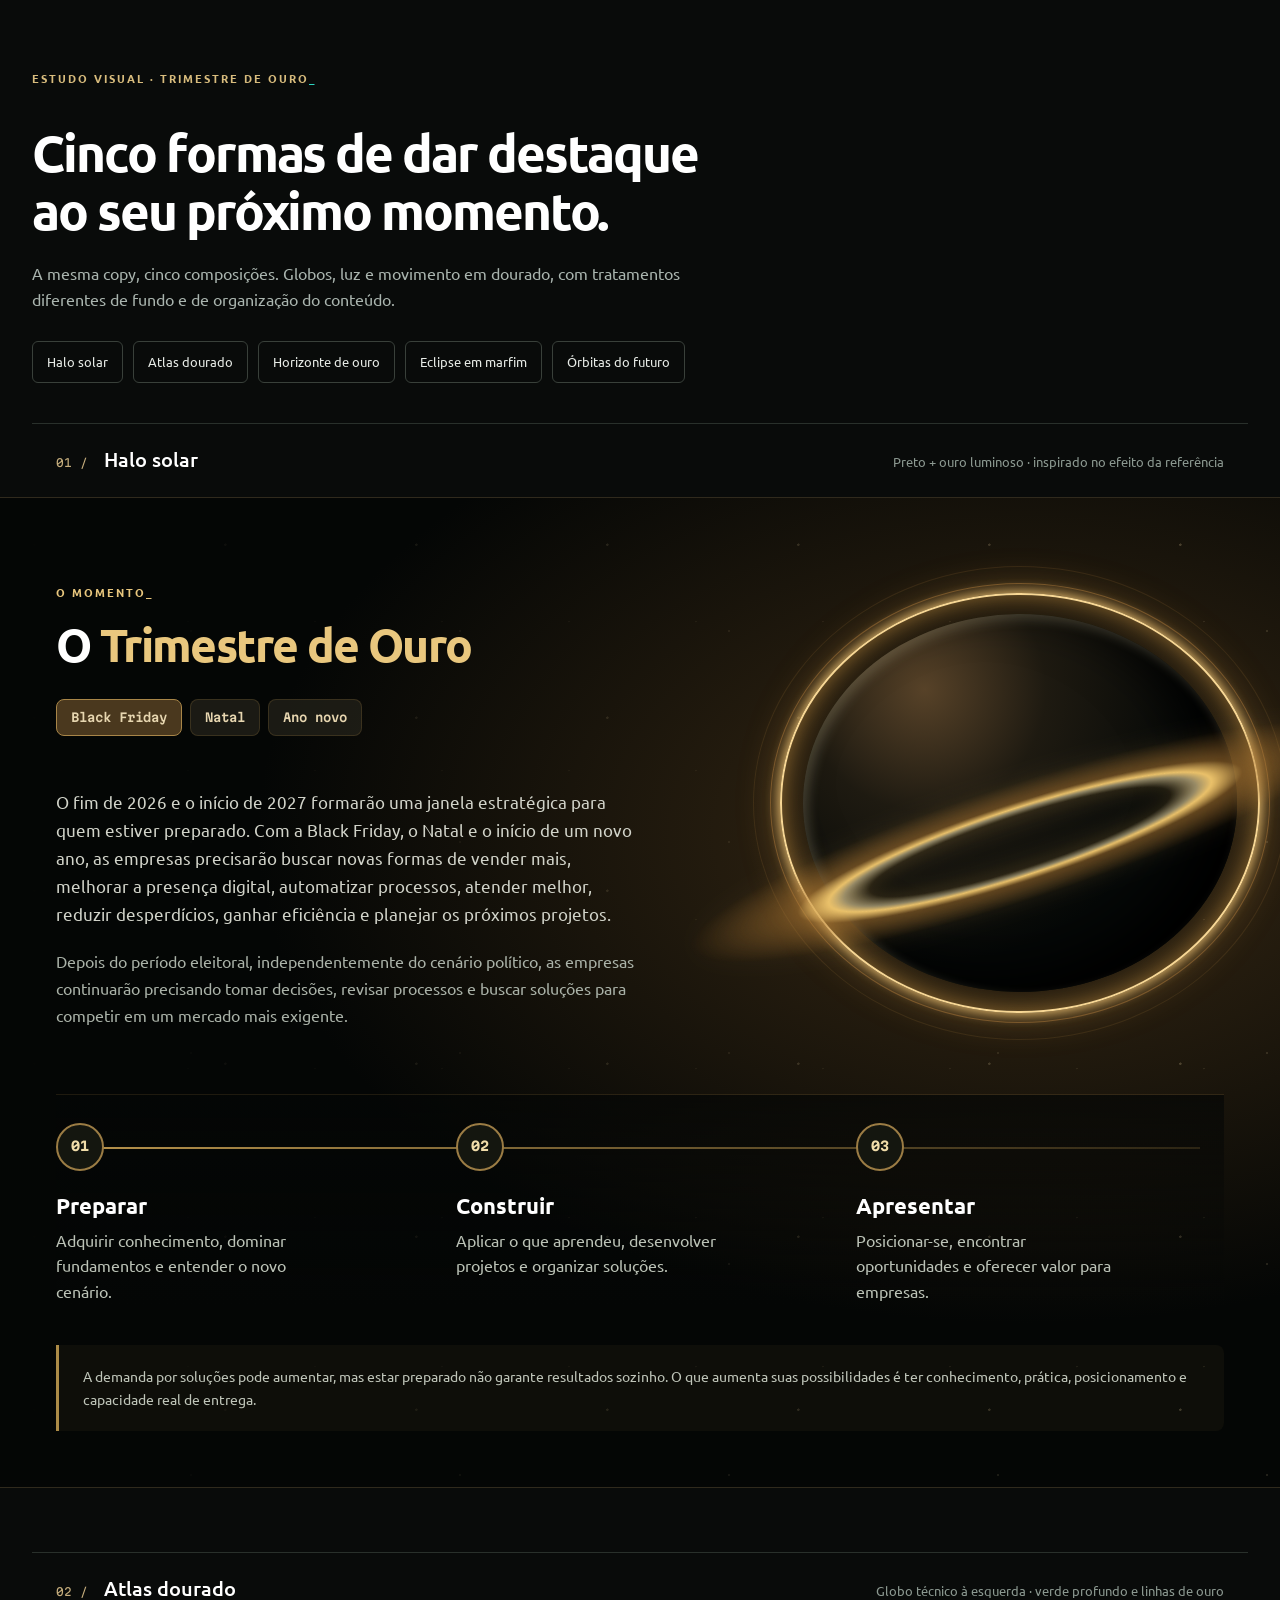
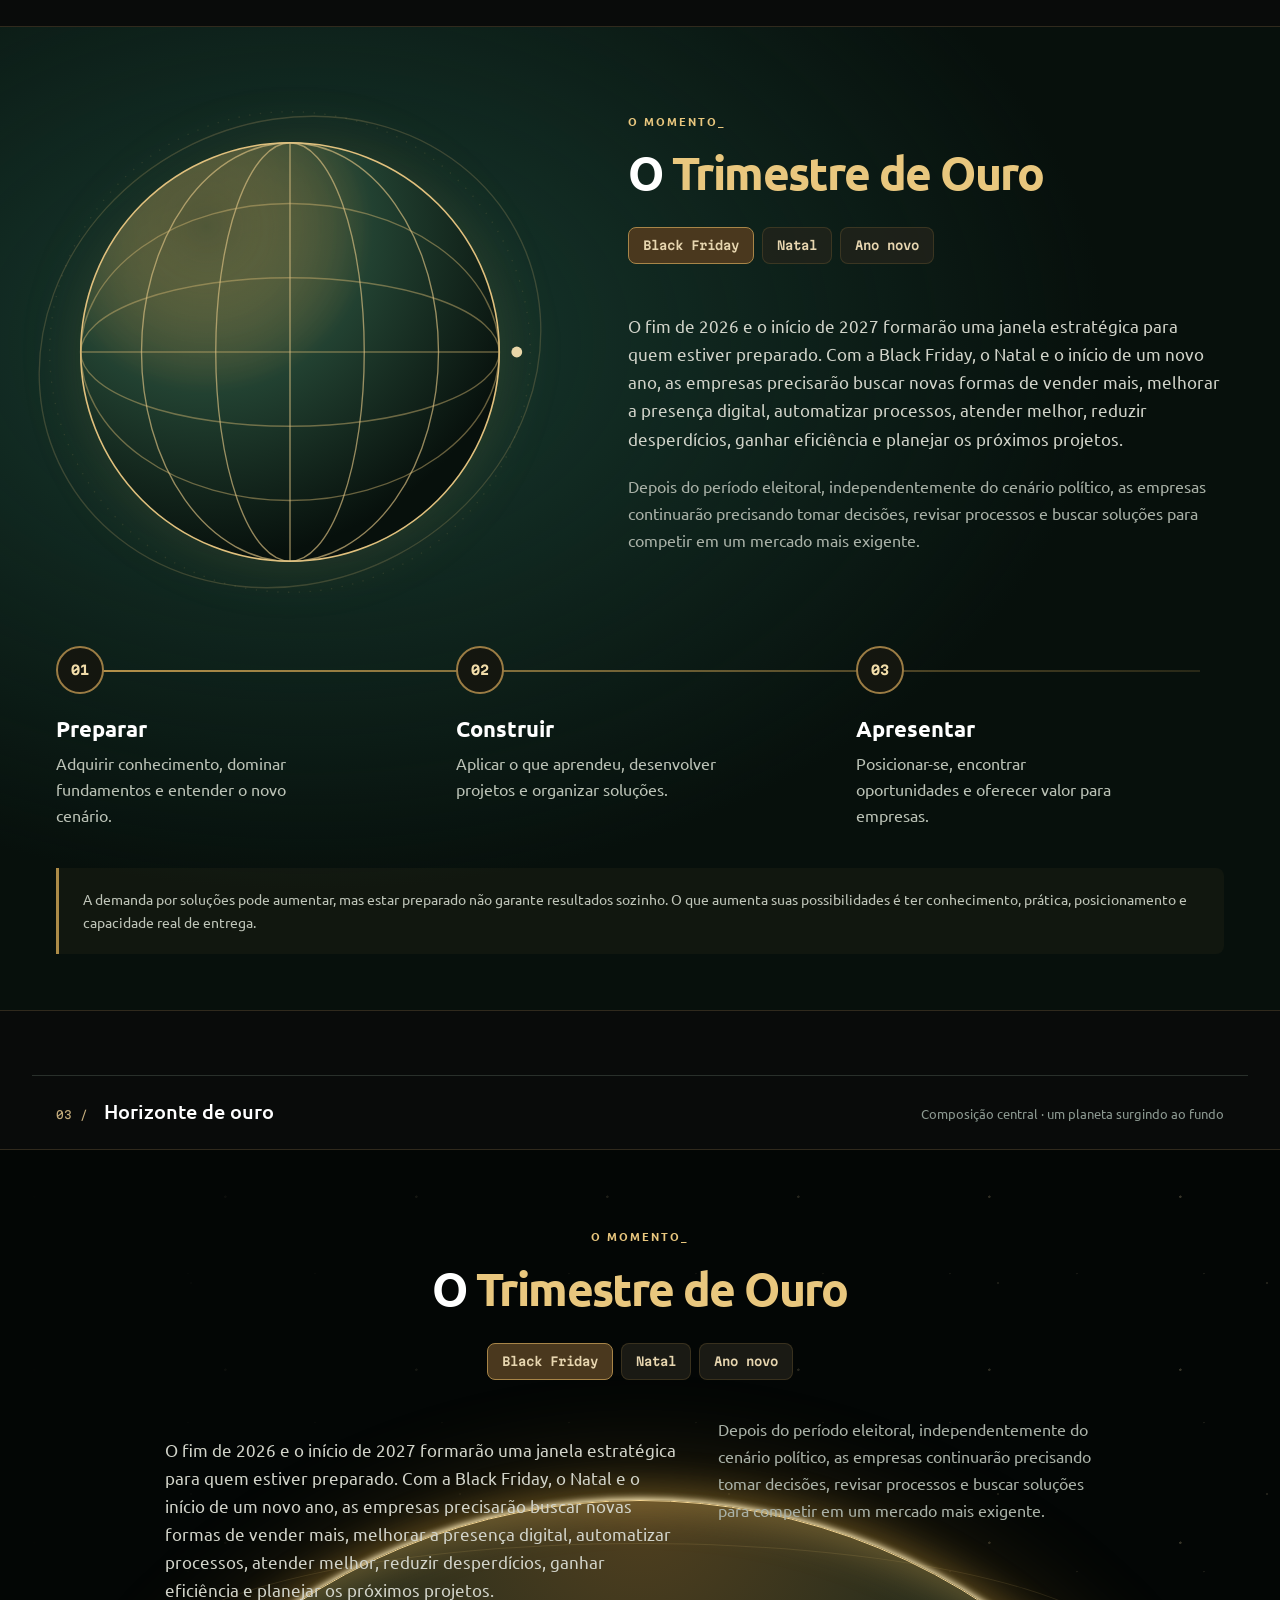
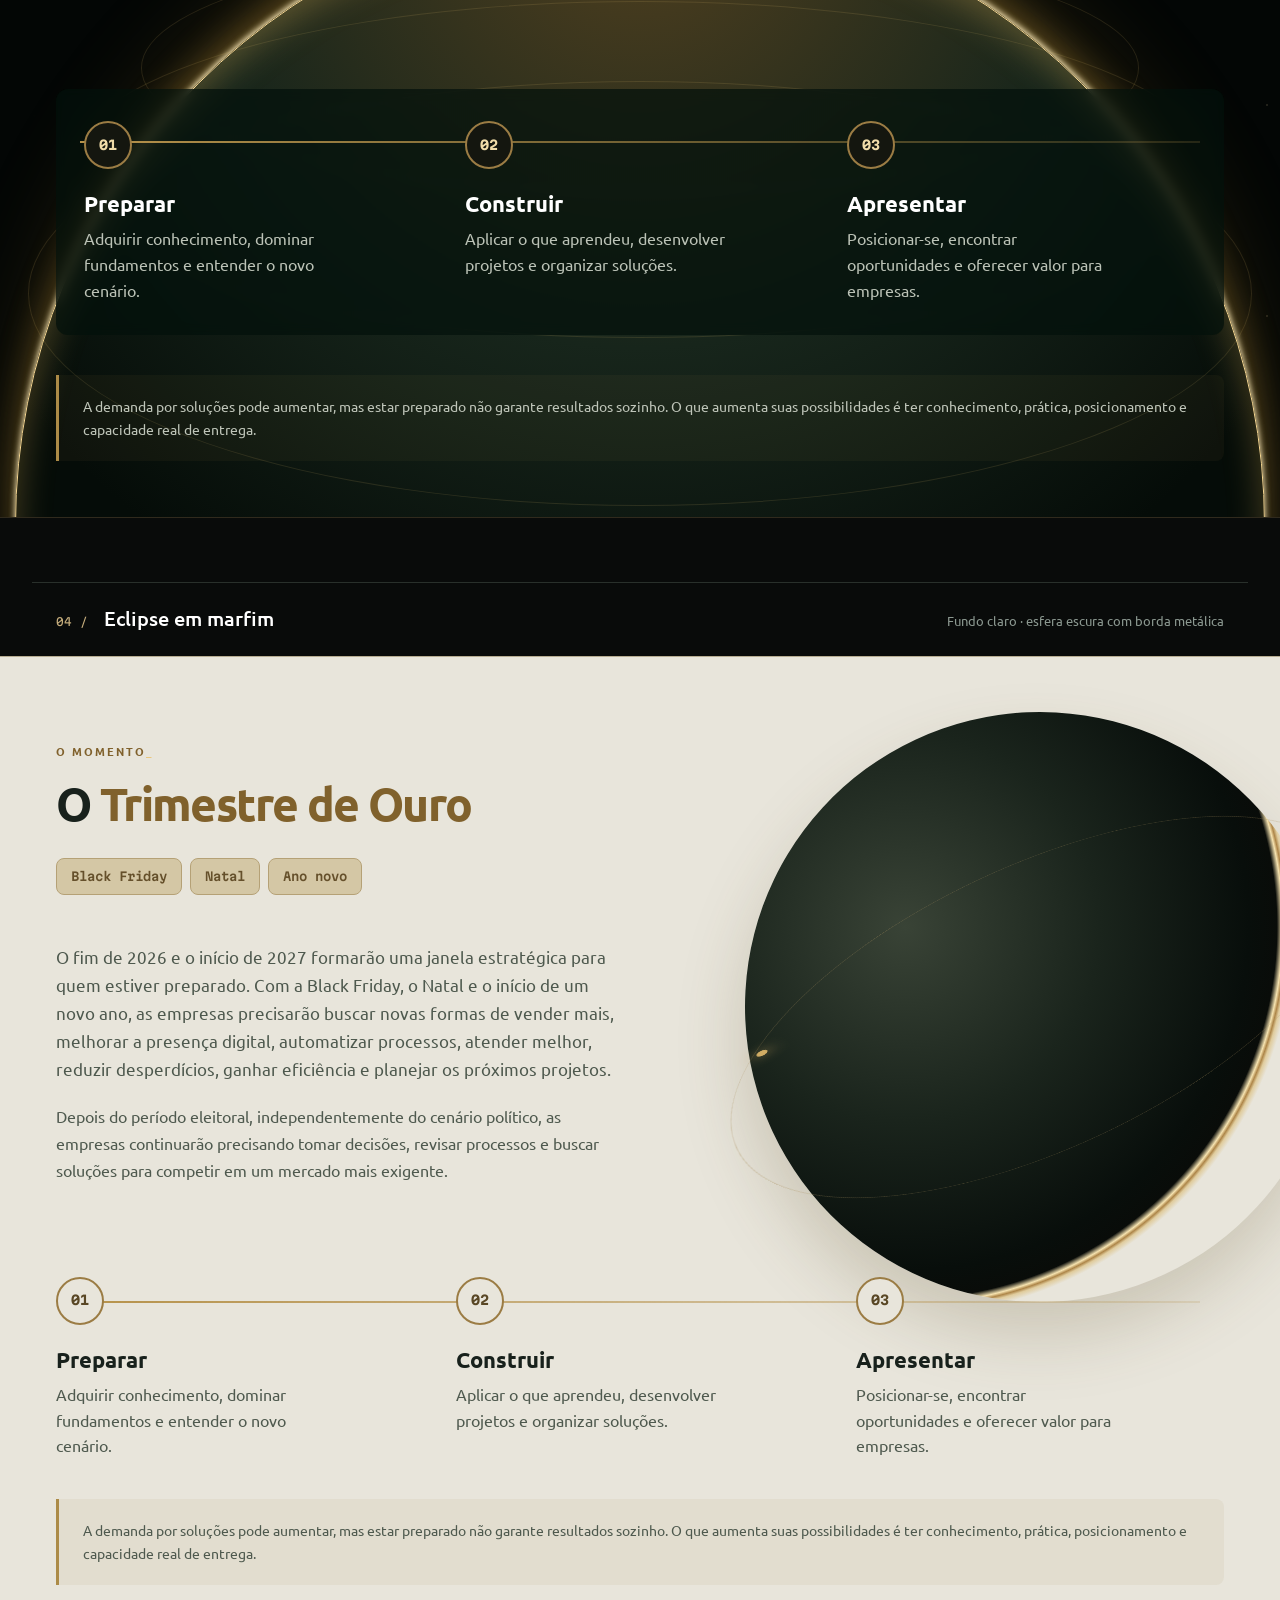
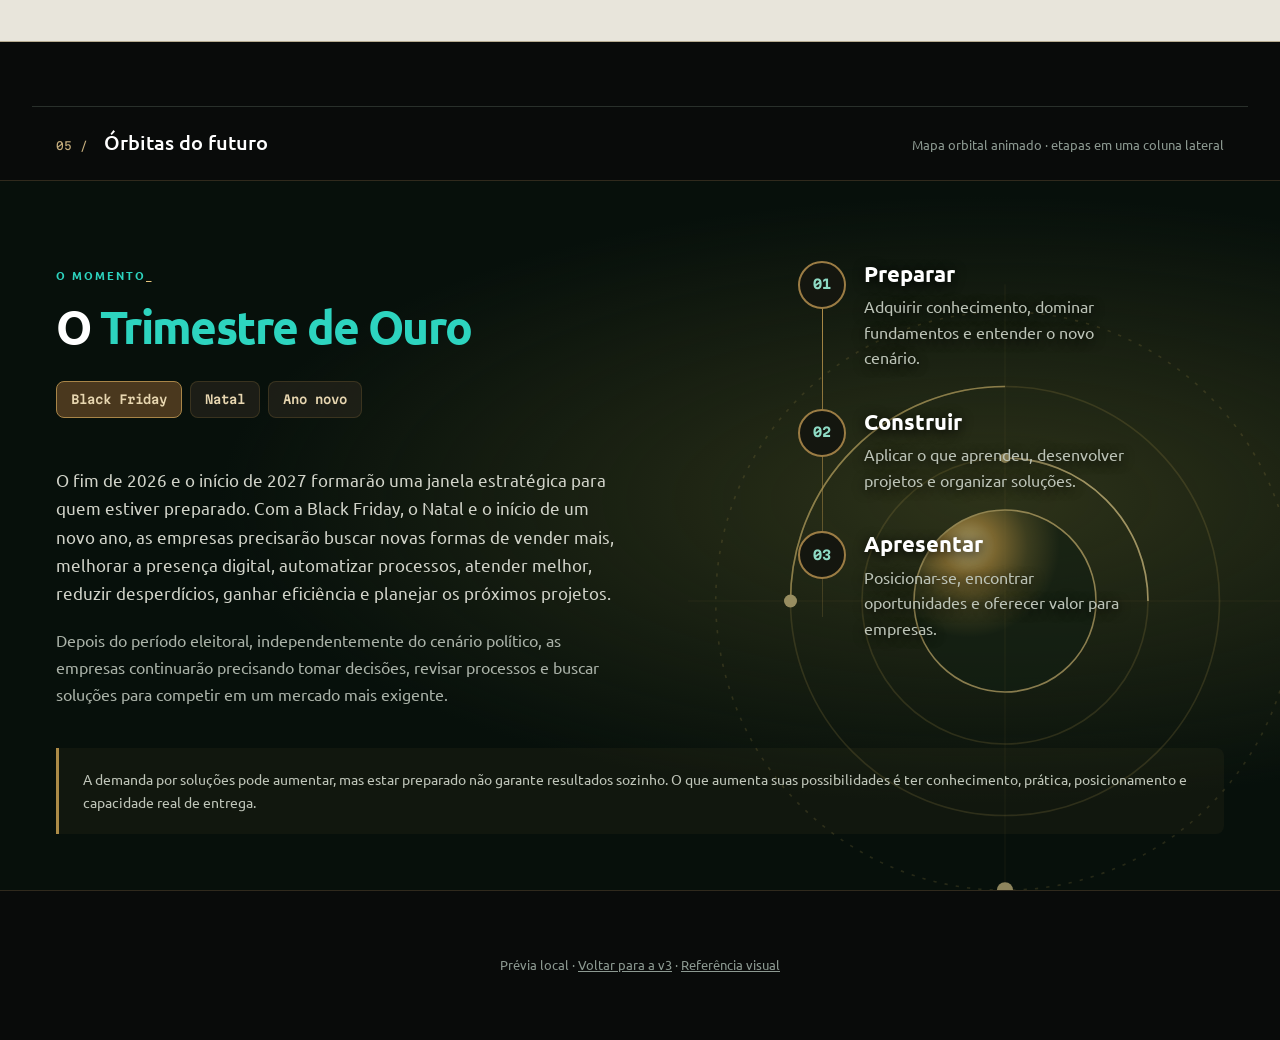
<file: v3/gold-preview.html>
<!doctype html>
<html lang="pt-BR">
<head><meta charset="utf-8"><meta name="viewport" content="width=device-width,initial-scale=1"><title>5 versões do Trimestre de Ouro — Black em Dobro</title><link rel="preconnect" href="https://fonts.googleapis.com"><link rel="preconnect" href="https://fonts.gstatic.com" crossorigin><link rel="stylesheet" href="https://fonts.googleapis.com/css2?family=Martian+Mono:wght@400;600;700&family=Ubuntu:wght@400;500;700&display=swap"><link rel="stylesheet" href="/v2/css/style.css"><link rel="stylesheet" href="/v3/css/style.css"><link rel="stylesheet" href="/v3/css/gold-preview.css"></head>
<body class="v3 gold-page"><header class="container gold-preview-head"><span class="eyebrow">Estudo visual · Trimestre de Ouro</span><h1>Cinco formas de dar destaque ao seu próximo momento.</h1><p>A mesma copy, cinco composições. Globos, luz e movimento em dourado, com tratamentos diferentes de fundo e de organização do conteúdo.</p><nav class="gold-preview-nav" aria-label="Versões da seção"><a href="#halo">Halo solar</a>
<a href="#atlas">Atlas dourado</a>
<a href="#horizon">Horizonte de ouro</a>
<a href="#ivory">Eclipse em marfim</a>
<a href="#orbits">Órbitas do futuro</a></nav></header><main><article class="gold-concept" id="halo">
<header class="container gold-concept-label"><span>01 /</span><h2>Halo solar</h2><p>Preto + ouro luminoso · inspirado no efeito da referência</p></header>
<section class="gold-demo gold-demo--halo" aria-label="O Trimestre de Ouro: Halo solar">
<div class="gold-starfield" aria-hidden="true"></div><div class="gold-art" aria-hidden="true"><div class="solar-halo"></div><div class="solar-sphere"></div><div class="solar-disc"></div></div>
<div class="container">
        <div class="split">
          <div>
            <span class="eyebrow">O momento</span>
            <h2 class="title">O <span class="hl">Trimestre de Ouro</span></h2>
            <ul class="season">
              <li>Black Friday</li>
              <li>Natal</li>
              <li>Ano novo</li>
            </ul>
          </div>
          <div class="stack">
            <p class="body-lg">O fim de 2026 e o início de 2027 formarão uma janela estratégica para quem estiver preparado. Com a Black Friday, o Natal e o início de um novo ano, as empresas precisarão buscar novas formas de vender mais, melhorar a presença digital, automatizar processos, atender melhor, reduzir desperdícios, ganhar eficiência e planejar os próximos projetos.</p>
            <p class="body">Depois do período eleitoral, independentemente do cenário político, as empresas continuarão precisando tomar decisões, revisar processos e buscar soluções para competir em um mercado mais exigente.</p>
          </div>
        </div>

        <ol class="timeline">
          <li><span class="timeline-dot">01</span><h3>Preparar</h3><p>Adquirir conhecimento, dominar fundamentos e entender o novo cenário.</p></li>
          <li><span class="timeline-dot">02</span><h3>Construir</h3><p>Aplicar o que aprendeu, desenvolver projetos e organizar soluções.</p></li>
          <li><span class="timeline-dot">03</span><h3>Apresentar</h3><p>Posicionar-se, encontrar oportunidades e oferecer valor para empresas.</p></li>
        </ol>

        <p class="callout">A demanda por soluções pode aumentar, mas estar preparado não garante resultados sozinho. O que aumenta suas possibilidades é ter conhecimento, prática, posicionamento e capacidade real de entrega.</p>
      </div>
</section>
</article>
<article class="gold-concept" id="atlas">
<header class="container gold-concept-label"><span>02 /</span><h2>Atlas dourado</h2><p>Globo técnico à esquerda · verde profundo e linhas de ouro</p></header>
<section class="gold-demo gold-demo--atlas" aria-label="O Trimestre de Ouro: Atlas dourado">
<div class="gold-art" aria-hidden="true"><svg class="atlas-globe" viewBox="0 0 400 400" fill="none"><defs><radialGradient id="atlas-gold" cx=".3" cy=".2" r=".8"><stop stop-color="#b89a57" stop-opacity=".32"/><stop offset=".5" stop-color="#224131"/><stop offset="1" stop-color="#07100c"/></radialGradient></defs><circle cx="200" cy="200" r="155" fill="url(#atlas-gold)" stroke="#e1c17e" stroke-width="1.2"/><g stroke="#cdb170" stroke-opacity=".48"><ellipse cx="200" cy="200" rx="155" ry="110"/><ellipse cx="200" cy="200" rx="155" ry="55"/><path d="M45 200H355"/></g><g class="atlas-meridians" stroke="#dfc485" stroke-opacity=".65"><ellipse cx="200" cy="200" rx="110" ry="155"/><ellipse cx="200" cy="200" rx="55" ry="155"/><path d="M200 45V355"/></g><g class="atlas-orbit" stroke="#c9ad713b"><ellipse cx="200" cy="200" rx="190" ry="170" transform="rotate(-28 200 200)"/><circle cx="368" cy="200" r="4" fill="#e9d6a8" stroke="none"/></g><circle cx="200" cy="200" r="178" stroke="#d2b77720" stroke-dasharray="1 7"/></svg></div>
<div class="container">
        <div class="split">
          <div>
            <span class="eyebrow">O momento</span>
            <h2 class="title">O <span class="hl">Trimestre de Ouro</span></h2>
            <ul class="season">
              <li>Black Friday</li>
              <li>Natal</li>
              <li>Ano novo</li>
            </ul>
          </div>
          <div class="stack">
            <p class="body-lg">O fim de 2026 e o início de 2027 formarão uma janela estratégica para quem estiver preparado. Com a Black Friday, o Natal e o início de um novo ano, as empresas precisarão buscar novas formas de vender mais, melhorar a presença digital, automatizar processos, atender melhor, reduzir desperdícios, ganhar eficiência e planejar os próximos projetos.</p>
            <p class="body">Depois do período eleitoral, independentemente do cenário político, as empresas continuarão precisando tomar decisões, revisar processos e buscar soluções para competir em um mercado mais exigente.</p>
          </div>
        </div>

        <ol class="timeline">
          <li><span class="timeline-dot">01</span><h3>Preparar</h3><p>Adquirir conhecimento, dominar fundamentos e entender o novo cenário.</p></li>
          <li><span class="timeline-dot">02</span><h3>Construir</h3><p>Aplicar o que aprendeu, desenvolver projetos e organizar soluções.</p></li>
          <li><span class="timeline-dot">03</span><h3>Apresentar</h3><p>Posicionar-se, encontrar oportunidades e oferecer valor para empresas.</p></li>
        </ol>

        <p class="callout">A demanda por soluções pode aumentar, mas estar preparado não garante resultados sozinho. O que aumenta suas possibilidades é ter conhecimento, prática, posicionamento e capacidade real de entrega.</p>
      </div>
</section>
</article>
<article class="gold-concept" id="horizon">
<header class="container gold-concept-label"><span>03 /</span><h2>Horizonte de ouro</h2><p>Composição central · um planeta surgindo ao fundo</p></header>
<section class="gold-demo gold-demo--horizon" aria-label="O Trimestre de Ouro: Horizonte de ouro">
<div class="gold-starfield" aria-hidden="true"></div><div class="gold-art" aria-hidden="true"><div class="horizon-latitude"></div><div class="horizon-latitude"></div><div class="horizon-latitude"></div></div>
<div class="container">
        <div class="split">
          <div>
            <span class="eyebrow">O momento</span>
            <h2 class="title">O <span class="hl">Trimestre de Ouro</span></h2>
            <ul class="season">
              <li>Black Friday</li>
              <li>Natal</li>
              <li>Ano novo</li>
            </ul>
          </div>
          <div class="stack">
            <p class="body-lg">O fim de 2026 e o início de 2027 formarão uma janela estratégica para quem estiver preparado. Com a Black Friday, o Natal e o início de um novo ano, as empresas precisarão buscar novas formas de vender mais, melhorar a presença digital, automatizar processos, atender melhor, reduzir desperdícios, ganhar eficiência e planejar os próximos projetos.</p>
            <p class="body">Depois do período eleitoral, independentemente do cenário político, as empresas continuarão precisando tomar decisões, revisar processos e buscar soluções para competir em um mercado mais exigente.</p>
          </div>
        </div>

        <ol class="timeline">
          <li><span class="timeline-dot">01</span><h3>Preparar</h3><p>Adquirir conhecimento, dominar fundamentos e entender o novo cenário.</p></li>
          <li><span class="timeline-dot">02</span><h3>Construir</h3><p>Aplicar o que aprendeu, desenvolver projetos e organizar soluções.</p></li>
          <li><span class="timeline-dot">03</span><h3>Apresentar</h3><p>Posicionar-se, encontrar oportunidades e oferecer valor para empresas.</p></li>
        </ol>

        <p class="callout">A demanda por soluções pode aumentar, mas estar preparado não garante resultados sozinho. O que aumenta suas possibilidades é ter conhecimento, prática, posicionamento e capacidade real de entrega.</p>
      </div>
</section>
</article>
<article class="gold-concept" id="ivory">
<header class="container gold-concept-label"><span>04 /</span><h2>Eclipse em marfim</h2><p>Fundo claro · esfera escura com borda metálica</p></header>
<section class="gold-demo gold-demo--ivory" aria-label="O Trimestre de Ouro: Eclipse em marfim">
<div class="gold-art" aria-hidden="true"><div class="ivory-orbit"></div></div>
<div class="container">
        <div class="split">
          <div>
            <span class="eyebrow">O momento</span>
            <h2 class="title">O <span class="hl">Trimestre de Ouro</span></h2>
            <ul class="season">
              <li>Black Friday</li>
              <li>Natal</li>
              <li>Ano novo</li>
            </ul>
          </div>
          <div class="stack">
            <p class="body-lg">O fim de 2026 e o início de 2027 formarão uma janela estratégica para quem estiver preparado. Com a Black Friday, o Natal e o início de um novo ano, as empresas precisarão buscar novas formas de vender mais, melhorar a presença digital, automatizar processos, atender melhor, reduzir desperdícios, ganhar eficiência e planejar os próximos projetos.</p>
            <p class="body">Depois do período eleitoral, independentemente do cenário político, as empresas continuarão precisando tomar decisões, revisar processos e buscar soluções para competir em um mercado mais exigente.</p>
          </div>
        </div>

        <ol class="timeline">
          <li><span class="timeline-dot">01</span><h3>Preparar</h3><p>Adquirir conhecimento, dominar fundamentos e entender o novo cenário.</p></li>
          <li><span class="timeline-dot">02</span><h3>Construir</h3><p>Aplicar o que aprendeu, desenvolver projetos e organizar soluções.</p></li>
          <li><span class="timeline-dot">03</span><h3>Apresentar</h3><p>Posicionar-se, encontrar oportunidades e oferecer valor para empresas.</p></li>
        </ol>

        <p class="callout">A demanda por soluções pode aumentar, mas estar preparado não garante resultados sozinho. O que aumenta suas possibilidades é ter conhecimento, prática, posicionamento e capacidade real de entrega.</p>
      </div>
</section>
</article>
<article class="gold-concept" id="orbits">
<header class="container gold-concept-label"><span>05 /</span><h2>Órbitas do futuro</h2><p>Mapa orbital animado · etapas em uma coluna lateral</p></header>
<section class="gold-demo gold-demo--orbits" aria-label="O Trimestre de Ouro: Órbitas do futuro">
<div class="gold-art" aria-hidden="true"><svg class="orbital-map" viewBox="0 0 400 400" fill="none"><defs><radialGradient id="orbit-gold" cx=".3" cy=".2"><stop stop-color="#f9e2a0"/><stop offset=".3" stop-color="#b18c40"/><stop offset=".65" stop-color="#4a4824"/><stop offset="1" stop-color="#111e12"/></radialGradient></defs><circle cx="200" cy="200" r="56" fill="url(#orbit-gold)" stroke="#d6bc77"/><g stroke="#b59b524d"><circle cx="200" cy="200" r="88"/><circle cx="200" cy="200" r="132"/><circle cx="200" cy="200" r="178" stroke-dasharray="2 5"/><path d="M200 5V395M5 200H395" stroke-opacity=".3"/></g><g class="orbit-satellite"><path d="M200 112A88 88 0 0 1 288 200" stroke="#f1d995"/><circle cx="200" cy="112" r="3" fill="#f1d995"/></g><g class="orbit-satellite orbit-satellite--two"><path d="M68 200A132 132 0 0 1 200 68" stroke="#d1b76d"/><circle cx="68" cy="200" r="4" fill="#e9d394"/></g><g class="orbit-satellite orbit-satellite--three"><circle cx="200" cy="378" r="5" fill="#e9d394"/></g></svg></div>
<div class="container">
        <div class="split">
          <div>
            <span class="eyebrow">O momento</span>
            <h2 class="title">O <span class="hl">Trimestre de Ouro</span></h2>
            <ul class="season">
              <li>Black Friday</li>
              <li>Natal</li>
              <li>Ano novo</li>
            </ul>
          </div>
          <div class="stack">
            <p class="body-lg">O fim de 2026 e o início de 2027 formarão uma janela estratégica para quem estiver preparado. Com a Black Friday, o Natal e o início de um novo ano, as empresas precisarão buscar novas formas de vender mais, melhorar a presença digital, automatizar processos, atender melhor, reduzir desperdícios, ganhar eficiência e planejar os próximos projetos.</p>
            <p class="body">Depois do período eleitoral, independentemente do cenário político, as empresas continuarão precisando tomar decisões, revisar processos e buscar soluções para competir em um mercado mais exigente.</p>
          </div>
        </div>

        <ol class="timeline">
          <li><span class="timeline-dot">01</span><h3>Preparar</h3><p>Adquirir conhecimento, dominar fundamentos e entender o novo cenário.</p></li>
          <li><span class="timeline-dot">02</span><h3>Construir</h3><p>Aplicar o que aprendeu, desenvolver projetos e organizar soluções.</p></li>
          <li><span class="timeline-dot">03</span><h3>Apresentar</h3><p>Posicionar-se, encontrar oportunidades e oferecer valor para empresas.</p></li>
        </ol>

        <p class="callout">A demanda por soluções pode aumentar, mas estar preparado não garante resultados sozinho. O que aumenta suas possibilidades é ter conhecimento, prática, posicionamento e capacidade real de entrega.</p>
      </div>
</section>
</article></main><footer class="gold-preview-foot">Prévia local · <a href="/v3/#trimestre">Voltar para a v3</a> · <a href="https://21st.dev/@yura/components/blackhole-hero-section" target="_blank" rel="noreferrer">Referência visual</a></footer></body></html>
</file>
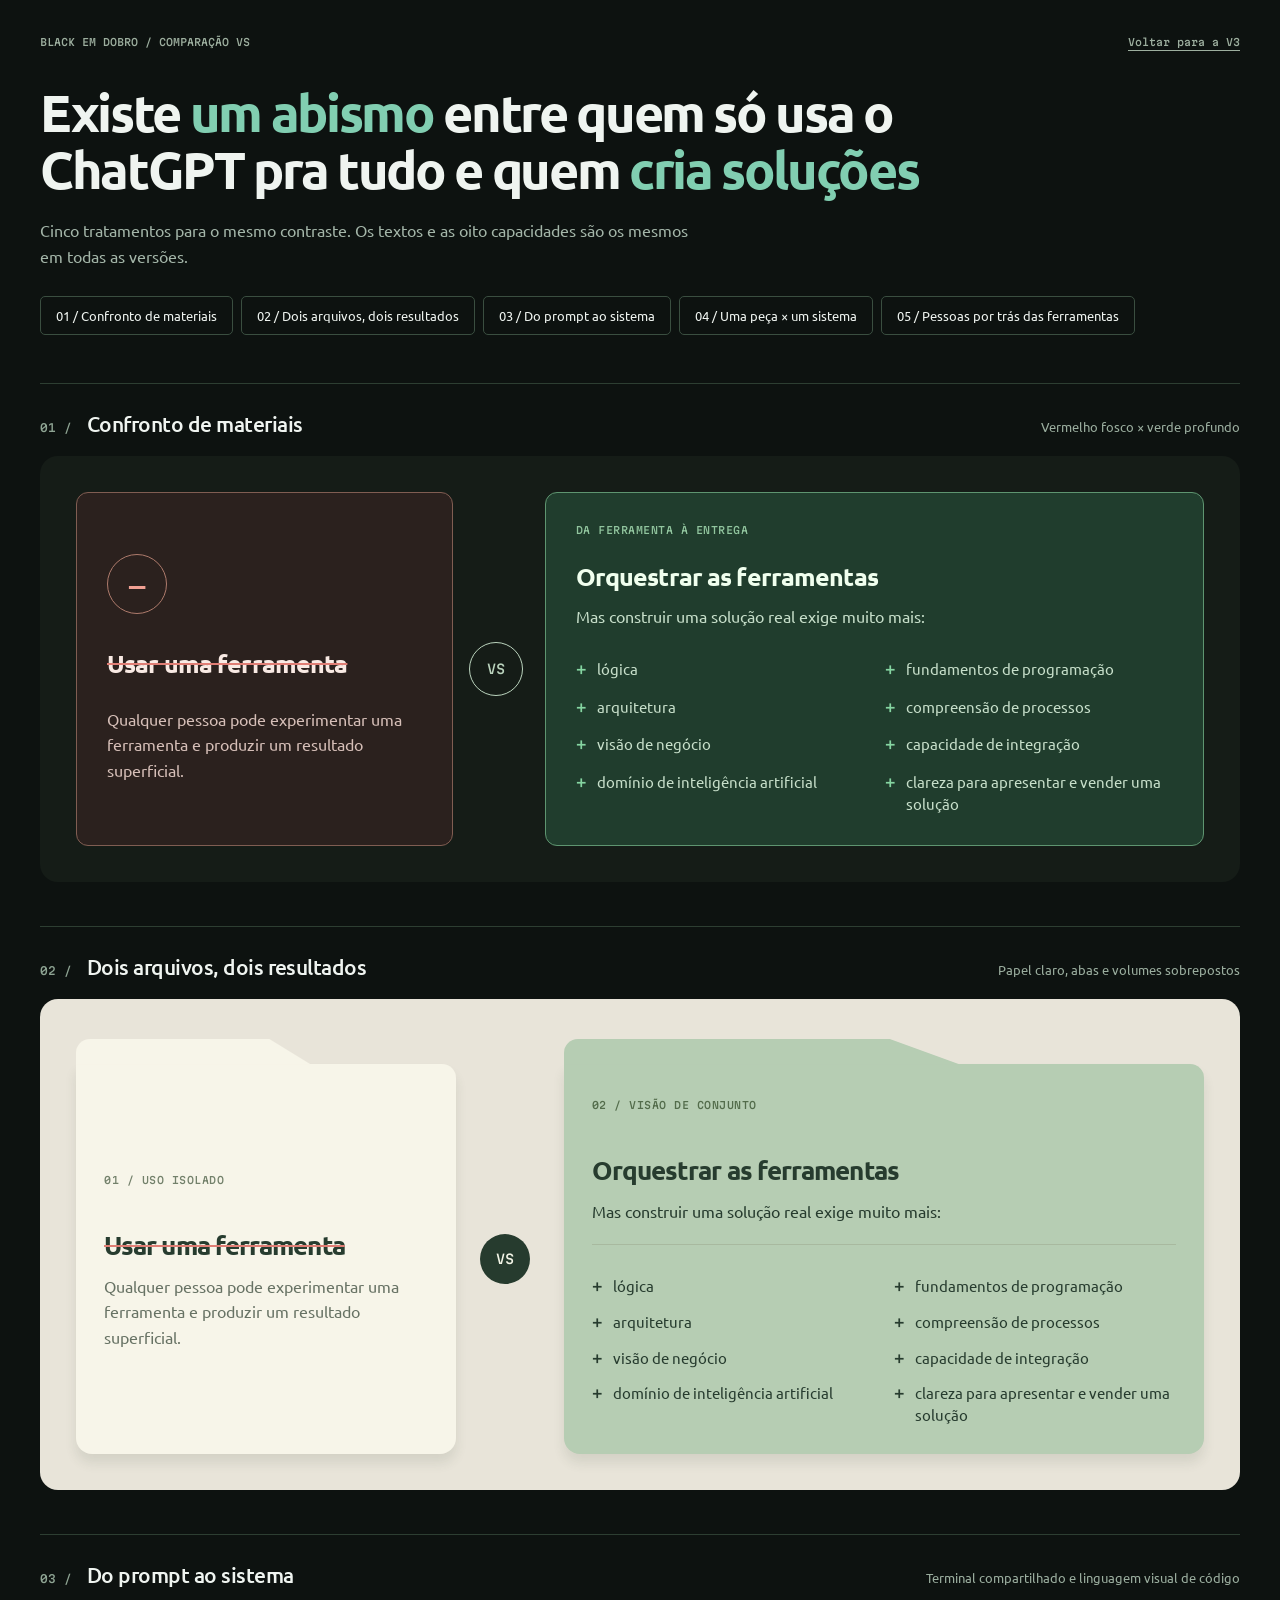
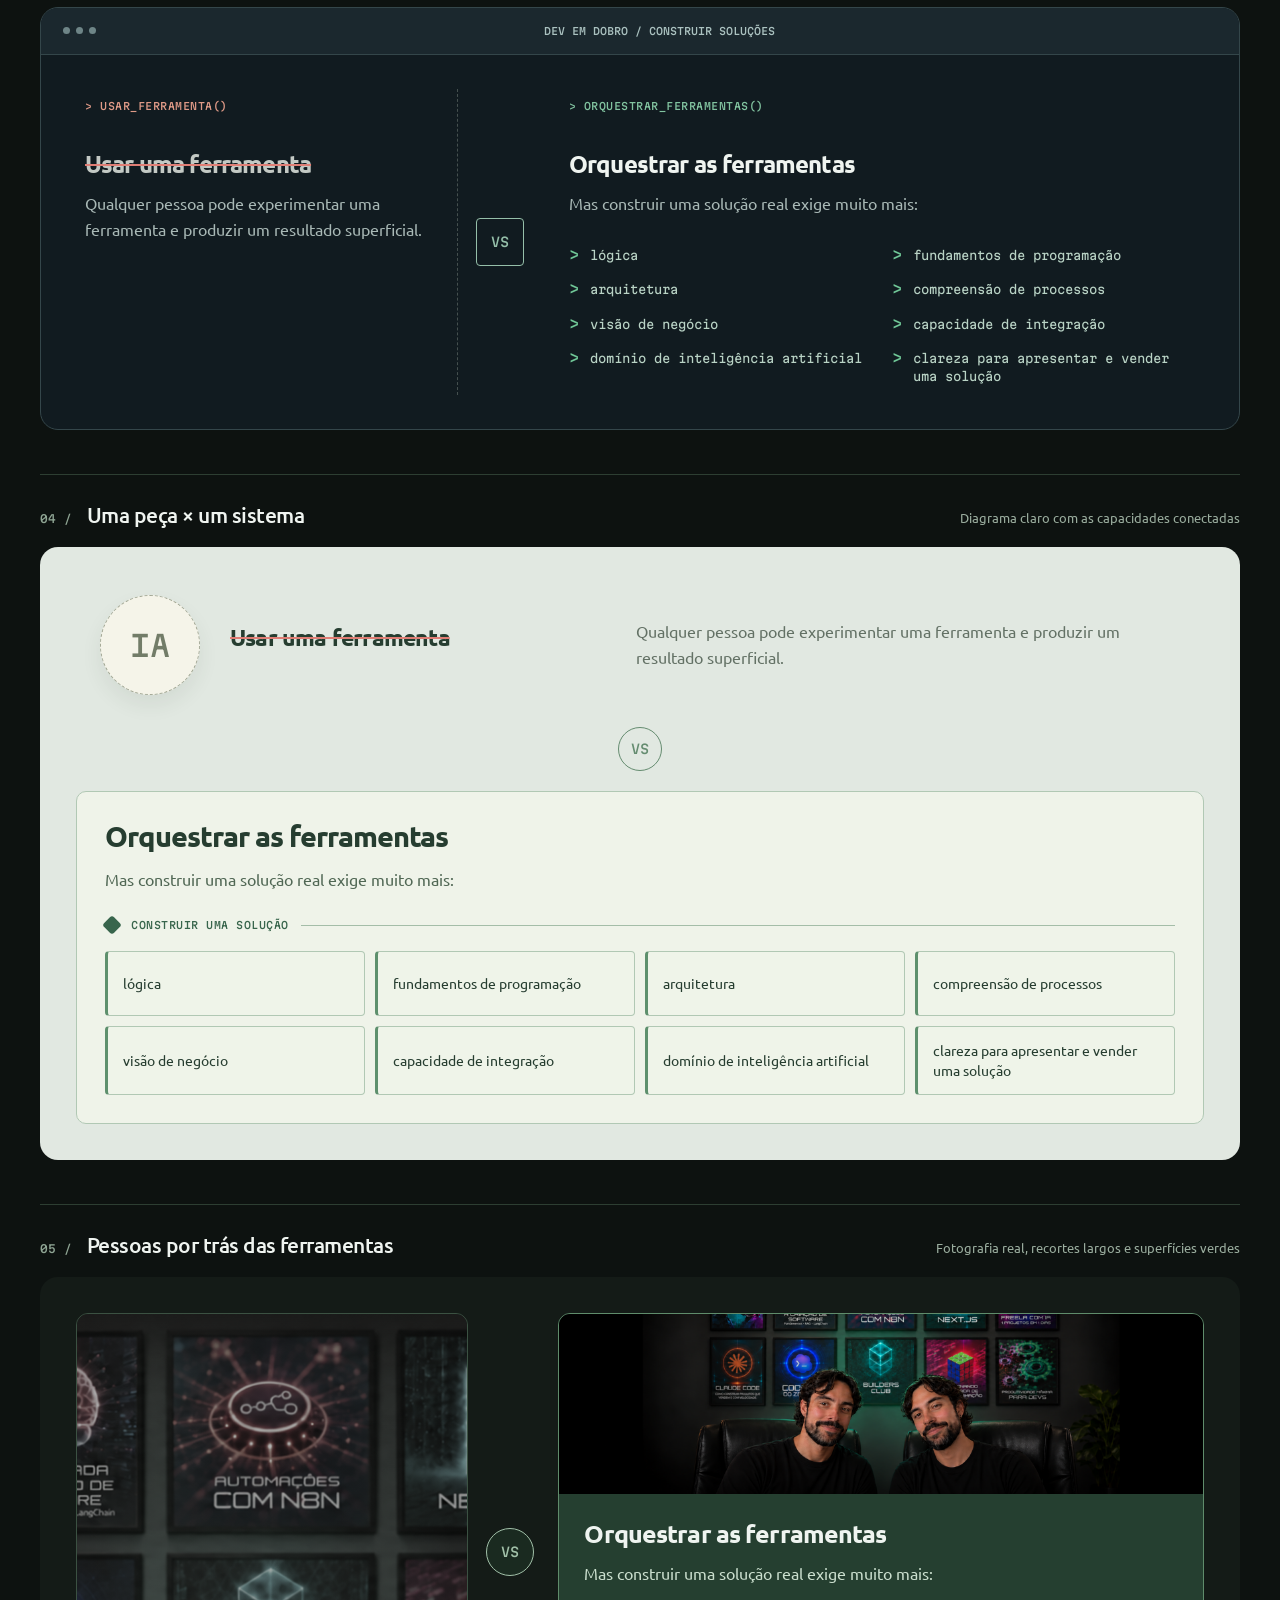
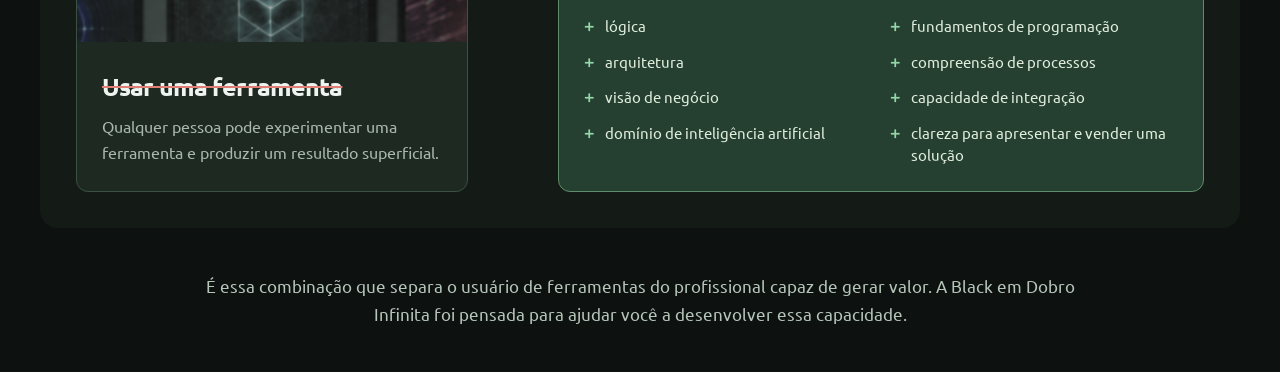
<file: v3/vs-preview.html>
<!doctype html>
<html lang="pt-BR"><head><meta charset="utf-8"><meta name="viewport" content="width=device-width, initial-scale=1"><title>5 versões do VS — Black em Dobro</title><link rel="preconnect" href="https://fonts.googleapis.com"><link rel="preconnect" href="https://fonts.gstatic.com" crossorigin><link rel="stylesheet" href="https://fonts.googleapis.com/css2?family=Martian+Mono:wght@400;500;600&family=Ubuntu:wght@400;500;700&display=swap"><style>
*{box-sizing:border-box}body{margin:0;color:#eff4f0;background:#0d1210;font-family:Ubuntu,sans-serif}h1,h2,h3,p{margin:0}a{color:inherit;text-underline-offset:4px}ul{padding:0;margin:0;list-style:none}.shell{width:min(1200px,calc(100% - 64px));margin:auto}.top{padding:34px 0 48px}.topline{display:flex;justify-content:space-between;gap:20px;color:#9daf9f;font:500 10px/1.6 'Martian Mono',monospace}.top h1{max-width:950px;margin:34px 0 20px;font-size:clamp(30px,4.3vw,52px);line-height:1.1;letter-spacing:-.045em}.top h1 strong{color:#81ceb1}.top>p{max-width:650px;color:#a4b6a9;line-height:1.6}.nav{display:flex;flex-wrap:wrap;gap:8px;margin-top:26px}.nav a{padding:10px 15px;border:1px solid #3a4e40;border-radius:5px;font-size:13px;text-decoration:none}.nav a:hover{background:#244432}.variant{padding:26px 0 44px;border-top:1px solid #2d3e32;scroll-margin-top:20px}.meta{display:flex;align-items:baseline;gap:15px;margin-bottom:18px}.meta>span{font:500 11px 'Martian Mono',monospace;color:#8ea493}.meta h2{font-size:21px;font-weight:500;letter-spacing:-.025em}.meta p{margin-left:auto;font-size:13px;color:#9bae9f}.demo{position:relative;padding:36px;border-radius:18px;overflow:hidden}.panel h3{font-size:25px;line-height:1.15;letter-spacing:-.035em;margin-bottom:14px}.tool h3{text-decoration:line-through;text-decoration-color:#e07e75;text-decoration-thickness:2px}.panel p{font-size:16px;line-height:1.6}.skills{display:grid;grid-template-columns:repeat(2,minmax(0,1fr));gap:16px 22px;margin-top:28px;font-size:15px;line-height:1.45}.skills li{display:flex;align-items:baseline;gap:10px}.skills li::before{content:'+';flex:none;font:500 15px 'Martian Mono',monospace;color:currentColor}.versus{display:grid;place-items:center;align-self:center;width:54px;aspect-ratio:1;border:1px solid currentColor;border-radius:50%;font:500 13px 'Martian Mono',monospace}.micro{display:block;font:500 10px/1.5 'Martian Mono',monospace;letter-spacing:.05em;text-transform:uppercase}.caption{max-width:900px;margin:0 auto 44px;text-align:center;color:#b6c5ba;font-size:17px;line-height:1.65}
/* 1. Arena: opposing colored zones and a central seal. */
.arena{display:grid;grid-template-columns:minmax(0,.8fr) 60px minmax(0,1.4fr);align-items:stretch;gap:16px;background:#151c17}.arena .panel{padding:30px;border:1px solid #805d52;border-radius:12px;background:#2b211e;color:#d6bfb8}.arena .tool{display:flex;flex-direction:column;justify-content:center;gap:15px}.arena .tool h3{color:#f9eae4}.arena .solution{background:#203d2d;border-color:#5e9570;color:#c7dfca}.arena .solution h3{color:#f0ffee}.arena .versus{color:#bad3bd}.arena .mark{width:60px;height:60px;margin-bottom:20px;border:1px solid #ae7b6c;border-radius:50%;display:grid;place-items:center;color:#f1a093;font-size:36px;font-weight:400}.arena .skills li::before{color:#85d5a1}.arena .micro{margin-bottom:24px;color:#91c59e}
/* 2. Paper folders: tactile tabs and offset file sheets. */
.folders{display:grid;grid-template-columns:minmax(0,.8fr) 60px minmax(0,1.35fr);gap:24px;align-items:stretch;padding-top:65px;background:#e8e4d9;color:#273c2f}.folders .panel{position:relative;isolation:isolate;padding:34px 28px 28px;border-radius:0 14px 16px 16px;background:#f7f5e9;box-shadow:0 9px 12px #3347381c}.folders .panel::before{position:absolute;bottom:calc(100% - 1px);left:0;width:62%;height:26px;content:'';border-radius:14px 12px 0 0;background:inherit;clip-path:polygon(0 0,82% 0,100% 100%,0 100%)}.folders .tool{display:flex;flex-direction:column;justify-content:center}.folders .solution{background:#b6cdb3}.folders .panel h3{font-size:26px}.folders .tool p{color:#677264}.folders .micro{margin-bottom:42px;color:#73816b}.folders .solution .micro{color:#536c4b}.folders .skills{gap:14px 20px}.folders .versus{width:50px;background:#263b2e;color:#f2f4e6;border:0}.folders .paper-line{height:1px;background:#a8b99f;margin:20px 0 30px}
/* 3. Terminal: one window, two contrasting execution paths. */
.terminal{background:#111b20;border:1px solid #34464a;padding:0}.terminal-bar{display:flex;align-items:center;gap:6px;padding:17px 22px;background:#1b282e;border-bottom:1px solid #34464a}.terminal-bar i{width:7px;height:7px;border-radius:50%;background:#6e8587}.terminal-bar span{margin:auto;color:#abc2c0;font:500 10px 'Martian Mono',monospace}.terminal-body{display:grid;grid-template-columns:minmax(0,.8fr) 65px minmax(0,1.35fr);gap:18px;padding:34px}.terminal .panel{padding:10px}.terminal .micro{margin-bottom:36px;color:#82c4a0}.terminal .tool .micro{color:#df9a87}.terminal .tool{border-right:1px dashed #45504f;padding-right:25px}.terminal .tool h3{color:#c3c9c4}.terminal .panel h3{font-size:24px}.terminal .panel p{color:#a9b9b6}.terminal .versus{border-radius:4px;width:48px;color:#95bfa9}.terminal .skills{font-family:'Martian Mono',monospace;font-size:12px;gap:15px 20px;color:#b9d3c5}.terminal .skills li::before{content:'>';color:#70c797}
/* 4. Systems map: one isolated node versus an integrated network. */
.map{display:grid;grid-template-columns:minmax(0,1fr);gap:20px;background:#e1e8e1;color:#263d30;align-items:center}.map .tool{display:grid;grid-template-columns:100px minmax(0,.9fr) minmax(0,1.3fr);align-items:center;gap:30px;text-align:left;padding:12px 24px}.map .isolated{display:grid;place-items:center;width:100px;aspect-ratio:1;margin-bottom:0;border:1px dashed #a5a996;border-radius:50%;background:#f5f4e9;color:#727c68;font:500 29px 'Martian Mono',monospace;box-shadow:0 10px 20px #34463514}.map .tool h3{font-size:23px}.map .tool p{color:#637165}.map .versus{justify-self:center;width:44px;color:#658c70}.map .solution{padding:28px;background:#eff3e9;border:1px solid #b1c8b4;border-radius:10px}.map .solution h3{font-size:29px}.map .solution p{color:#506754}.map .hub{display:flex;align-items:center;gap:12px;margin-top:25px;color:#38654c}.map .hub::before{display:block;width:14px;height:14px;border-radius:3px;background:#38654c;transform:rotate(45deg);content:''}.map .hub::after{flex:1;height:1px;background:#a4bda8;content:''}.map .skills{grid-template-columns:repeat(4,minmax(0,1fr));gap:10px;margin-top:18px}.map .skills li{position:relative;align-items:center;min-height:65px;padding:13px 15px;border:1px solid #b1c8b4;border-left:3px solid #5e906d;border-radius:4px;background:#eff4e9;font-size:14px}.map .skills li::before{display:none}
/* 5. Photography: real scenes, wide crops and text on solid surfaces. */
.photo{display:grid;grid-template-columns:minmax(0,.76fr) 54px minmax(0,1.25fr);gap:18px;align-items:stretch;background:#141b17}.photo .panel{overflow:hidden;border:1px solid #3b5142;border-radius:12px;background:#1d2921}.photo .solution{background:#253f30;border-color:#5f8c6b}.photo img{display:block;width:100%;height:180px;object-fit:cover;object-position:50% 15%}.photo .tool{display:flex;flex-direction:column}.photo .wall-cover{flex:1;min-height:240px;background:linear-gradient(#111c1455,#111c1455),url(/assets/banner-bf-final.png);background-size:auto 240%;background-position:50% 0;filter:grayscale(.8)}.photo .solution img{object-position:50% 65%}.photo .panel-copy{padding:25px}.photo .tool .panel-copy{padding-top:30px}.photo .tool p{color:#aab8ac}.photo .solution p{color:#cbdfce}.photo .versus{color:#a1c0a8;width:48px;background:#1a2a20}.photo .skills{gap:14px 18px;color:#e0eddd}.photo .skills li::before{color:#94d7aa}
@media(max-width:900px){.shell{width:calc(100% - 40px)}.demo{padding:26px}.arena,.folders,.photo{gap:12px;grid-template-columns:minmax(0,.8fr) 44px minmax(0,1.3fr)}.panel h3{font-size:23px}.arena .panel{padding:22px}.folders{padding-top:52px}.folders .panel{padding:26px 20px}.versus{width:42px}.terminal{padding:0}.terminal-body{padding:26px 20px;grid-template-columns:minmax(0,.8fr) 45px minmax(0,1.3fr);gap:10px}.skills{font-size:14px;gap:13px}.photo .panel-copy{padding:20px}.map .solution{padding-left:0}}
@media(max-width:700px){.shell{width:calc(100% - 28px)}.top{padding:22px 0 32px}.topline{font-size:9px}.top h1{font-size:32px;margin-top:28px}.top>p{font-size:15px}.nav{gap:6px}.nav a{padding:9px 11px;font-size:12px}.meta{flex-wrap:wrap;gap:8px 12px}.meta p{width:100%;margin:0;font-size:12px}.demo{padding:22px 16px;border-radius:12px}.arena,.folders,.map,.photo,.terminal-body{grid-template-columns:minmax(0,1fr);gap:16px}.versus,.folders .versus,.terminal .versus,.map .versus,.photo .versus{justify-self:center;width:42px;font-size:11px}.arena .tool{min-height:230px}.arena .mark{width:42px;height:42px;font-size:26px;margin-bottom:8px}.arena .panel{padding:24px}.skills{grid-template-columns:minmax(0,1fr);gap:13px}.folders{padding-top:46px;gap:32px}.folders .panel{padding:28px 22px}.folders .tool{min-height:230px}.folders .micro{margin-bottom:28px}.terminal{padding:0}.terminal-bar{padding:15px}.terminal-bar span{font-size:8px}.terminal-body{padding:22px 16px}.terminal .tool{border-right:0;border-bottom:1px dashed #45504f;padding-bottom:24px}.terminal .micro{margin-bottom:22px}.terminal .skills{font-size:12px}.map .tool{display:flex;flex-direction:column;padding:6px 8px 12px;gap:0;text-align:center}.map .isolated{width:78px;font-size:23px;margin-bottom:22px}.map .solution{padding:8px}.map .solution h3{font-size:26px}.map .skills{grid-template-columns:minmax(0,1fr)}.map .skills li{min-height:52px}.photo{padding:18px 14px}.photo img{height:180px}.photo .panel-copy{padding:22px}.photo .panel h3{font-size:24px}.caption{font-size:16px;text-align:left;margin-bottom:32px}}
@media(prefers-reduced-motion:no-preference){.folders .panel{transition:transform .4s cubic-bezier(.16,1,.3,1)}.folders .panel:hover{transform:translateY(-4px)}}
</style></head>
<body><header class="top shell"><div class="topline"><span>BLACK EM DOBRO / COMPARAÇÃO VS</span><a href="/v3/#conteudo-live">Voltar para a V3</a></div><h1>Existe <strong>um abismo</strong> entre quem só usa o ChatGPT pra tudo e quem <strong>cria soluções</strong></h1><p>Cinco tratamentos para o mesmo contraste. Os textos e as oito capacidades são os mesmos em todas as versões.</p><nav class="nav" aria-label="Versões do VS"><a href="#arena">01 / Confronto de materiais</a><a href="#pastas">02 / Dois arquivos, dois resultados</a><a href="#terminal">03 / Do prompt ao sistema</a><a href="#mapa">04 / Uma peça × um sistema</a><a href="#fotos">05 / Pessoas por trás das ferramentas</a></nav></header><main class="shell"><section class="variant" id="arena"><header class="meta"><span>01 /</span><h2>Confronto de materiais</h2><p>Vermelho fosco × verde profundo</p></header><div class="demo arena"><article class="panel tool"><span class="mark" aria-hidden="true">−</span><h3>Usar uma ferramenta</h3><p>Qualquer pessoa pode experimentar uma ferramenta e produzir um resultado superficial.</p></article><div class="versus" aria-hidden="true">VS</div><article class="panel solution"><span class="micro">Da ferramenta à entrega</span><h3>Orquestrar as ferramentas</h3><p>Mas construir uma solução real exige muito mais:</p><ul class="skills"><li>lógica</li><li>fundamentos de programação</li><li>arquitetura</li><li>compreensão de processos</li><li>visão de negócio</li><li>capacidade de integração</li><li>domínio de inteligência artificial</li><li>clareza para apresentar e vender uma solução</li></ul></article></div></section><section class="variant" id="pastas"><header class="meta"><span>02 /</span><h2>Dois arquivos, dois resultados</h2><p>Papel claro, abas e volumes sobrepostos</p></header><div class="demo folders"><article class="panel tool"><span class="micro">01 / Uso isolado</span><h3>Usar uma ferramenta</h3><p>Qualquer pessoa pode experimentar uma ferramenta e produzir um resultado superficial.</p></article><div class="versus" aria-hidden="true">VS</div><article class="panel solution"><span class="micro">02 / Visão de conjunto</span><h3>Orquestrar as ferramentas</h3><p>Mas construir uma solução real exige muito mais:</p><div class="paper-line" aria-hidden="true"></div><ul class="skills"><li>lógica</li><li>fundamentos de programação</li><li>arquitetura</li><li>compreensão de processos</li><li>visão de negócio</li><li>capacidade de integração</li><li>domínio de inteligência artificial</li><li>clareza para apresentar e vender uma solução</li></ul></article></div></section><section class="variant" id="terminal"><header class="meta"><span>03 /</span><h2>Do prompt ao sistema</h2><p>Terminal compartilhado e linguagem visual de código</p></header><div class="demo terminal"><div class="terminal-bar" aria-hidden="true"><i></i><i></i><i></i><span>DEV EM DOBRO / CONSTRUIR SOLUÇÕES</span></div><div class="terminal-body"><article class="panel tool"><span class="micro">&gt; usar_ferramenta()</span><h3>Usar uma ferramenta</h3><p>Qualquer pessoa pode experimentar uma ferramenta e produzir um resultado superficial.</p></article><div class="versus" aria-hidden="true">VS</div><article class="panel solution"><span class="micro">&gt; orquestrar_ferramentas()</span><h3>Orquestrar as ferramentas</h3><p>Mas construir uma solução real exige muito mais:</p><ul class="skills"><li>lógica</li><li>fundamentos de programação</li><li>arquitetura</li><li>compreensão de processos</li><li>visão de negócio</li><li>capacidade de integração</li><li>domínio de inteligência artificial</li><li>clareza para apresentar e vender uma solução</li></ul></article></div></div></section><section class="variant" id="mapa"><header class="meta"><span>04 /</span><h2>Uma peça × um sistema</h2><p>Diagrama claro com as capacidades conectadas</p></header><div class="demo map"><article class="panel tool"><div class="isolated" aria-hidden="true">IA</div><h3>Usar uma ferramenta</h3><p>Qualquer pessoa pode experimentar uma ferramenta e produzir um resultado superficial.</p></article><div class="versus" aria-hidden="true">VS</div><article class="panel solution"><h3>Orquestrar as ferramentas</h3><p>Mas construir uma solução real exige muito mais:</p><span class="hub micro">Construir uma solução</span><ul class="skills"><li>lógica</li><li>fundamentos de programação</li><li>arquitetura</li><li>compreensão de processos</li><li>visão de negócio</li><li>capacidade de integração</li><li>domínio de inteligência artificial</li><li>clareza para apresentar e vender uma solução</li></ul></article></div></section><section class="variant" id="fotos"><header class="meta"><span>05 /</span><h2>Pessoas por trás das ferramentas</h2><p>Fotografia real, recortes largos e superfícies verdes</p></header><div class="demo photo"><article class="panel tool"><div class="wall-cover" role="img" aria-label="Capas das formações da Dev em Dobro"></div><div class="panel-copy"><h3>Usar uma ferramenta</h3><p>Qualquer pessoa pode experimentar uma ferramenta e produzir um resultado superficial.</p></div></article><div class="versus" aria-hidden="true">VS</div><article class="panel solution"><img src="/assets/banner-bf-final.png" alt="" loading="lazy"><div class="panel-copy"><h3>Orquestrar as ferramentas</h3><p>Mas construir uma solução real exige muito mais:</p><ul class="skills"><li>lógica</li><li>fundamentos de programação</li><li>arquitetura</li><li>compreensão de processos</li><li>visão de negócio</li><li>capacidade de integração</li><li>domínio de inteligência artificial</li><li>clareza para apresentar e vender uma solução</li></ul></div></article></div></section><p class="caption">É essa combinação que separa o usuário de ferramentas do profissional capaz de gerar valor. A Black em Dobro Infinita foi pensada para ajudar você a desenvolver essa capacidade.</p></main></body></html>
</file>
<file: v3/css/style.css>
/* Styles specific to the live-registration version. Shared tokens and form behavior come from v2. */
.v3 .topbar-inner { gap: 18px; }
.v3 .topbar.is-scrolled { background: #07100bf2; border-bottom: 1px solid #8edac426; backdrop-filter: blur(12px); -webkit-backdrop-filter: blur(12px); }
.v3 .topbar-cta { flex-shrink: 0; }
.v3 .brand { gap: 12px; }
.v3 .brand-mark { flex-shrink: 0; width: 48px; height: 36px; background: transparent; color: #2dd4bf; border-radius: 0; }
.v3 .brand-mark svg { width: 48px; height: 30px; }
.brand-wordmark { display: grid; gap: 5px; }
.brand-title { color: #fff; font-family: var(--font-titulo); font-size: 20px; font-weight: 700; line-height: 1; letter-spacing: -.035em; white-space: nowrap; }
.brand-edition { color: #8be4d5; font: 600 11px/1 var(--font-mono); letter-spacing: .55em; text-transform: uppercase; }
.v3 .countdown { display: flex; align-items: baseline; gap: 8px; margin-left: auto; padding: 7px 12px; color: var(--text-muted); white-space: nowrap; font-size: 13px; background: rgba(0,0,0,.72); border: 1px solid rgba(255,255,255,.12); border-radius: 999px; backdrop-filter: blur(8px); -webkit-backdrop-filter: blur(8px); }
.v3 .countdown strong { color: #fb923c; font-family: var(--font-mono); font-size: 14px; }
.v3 .badge-roxo-soft { background: rgba(20,184,166,.14); color: #5eead4; }
.v3 .hero { min-height: 100svh; }
.v3 .enter { opacity: 0; translate: 0 24px; transition: opacity .7s ease var(--enter-delay,0ms), translate .7s cubic-bezier(.16,1,.3,1) var(--enter-delay,0ms), transform .5s cubic-bezier(.16,1,.3,1), border-color .5s, box-shadow .5s; }
.v3 .enter.is-in, .v3 .enter:focus-within { opacity: 1; translate: none; }
.v3 [data-enter="1"] { --enter-delay: 90ms; }
.v3 [data-enter="2"] { --enter-delay: 180ms; }
.v3 [data-enter="3"] { --enter-delay: 270ms; }
.v3 .hero-banner { isolation: isolate; }
.v3 .hero-banner img, .v3 .hero-cover-motion { filter: brightness(1.08) saturate(.82); }
.v3 .hero-banner::before { content: ''; position: absolute; inset: 0; z-index: 1; background: rgba(7,14,20,.08); pointer-events: none; }
.v3 .hero-banner::after { z-index: 2; }
.hero-cover-motion { position: absolute; pointer-events: none; }
.cover-artwork { transform-box: fill-box; transform-origin: center; animation: cover-float 5s ease-in-out infinite; }
.cover-artwork:nth-of-type(even) { animation-direction: reverse; animation-delay: -2s; }
.cover-artwork--turn { animation: cover-turn 18s linear infinite; }
.cover-cube-glow { transform-box: fill-box; transform-origin: center; animation: cover-breathe 5s ease-in-out infinite; }
.cover-cube-particles { transform-origin: 970px 310px; opacity: .95; animation: cover-orbit 12s linear infinite; }
.cover-brain-particles { transform-origin: 750px 92px; opacity: .9; animation: cover-orbit 16s linear infinite reverse; }
.hero-cover-motion[data-active="false"] * { animation-play-state: paused; }
@keyframes cover-breathe { 0%,100% { opacity: .3; transform: scale(.88); } 50% { opacity: .95; transform: scale(1.16); } }
@keyframes cover-orbit { to { transform: rotate(360deg); } }
@keyframes cover-float { 0%,100% { transform: translateY(3px) rotate(-2deg) scale(1.03); } 50% { transform: translateY(-6px) rotate(2deg) scale(1.08); } }
@keyframes cover-turn { to { transform: rotate(360deg); } }
.v3 .hero .hero-split { margin-top: 18px; }
.v3 .hero-title { max-width: 13em; }
.v3 .hero-lead { max-width: 38rem; font-size: clamp(18px,1.6vw,20px); line-height: 1.5; }
.v3 .hero-event { max-width: 100%; margin-top: 20px; padding: 0; border-radius: 0; background: transparent; color: #fb923c; font-size: clamp(16px,1.6vw,20px); font-weight: 400; line-height: 1.35; }
.v3 .hero-event::before { flex-shrink: 0; background: #ef4444; }
.v3 .hero-form { scroll-margin-top: 20px; }
.v3 .hero-form-note { margin-bottom: 14px; }
.v3 .form-status:empty { display: none; }
.v3 .form-status:not(:empty) { color: #fca5a5; font-size: 14px; }
.v3 .form-foot { margin-top: 0; }
.v3-section { padding: 88px 0; }
.v3-section-alt { background: #0d0d0d; border-block: 1px solid #1e1e1e; }
.v3-section-head { max-width: 780px; margin-bottom: 32px; }
.v3-section-head .eyebrow { margin-bottom: 10px; }
.v3-section-head .title { max-width: 18em; }
.topic-section-head { max-width: 980px; margin-inline: auto; text-align: center; }
.topic-section-head .title { max-width: none; margin-inline: auto; }
.topic-subtitle { max-width: 800px; margin: 16px auto 0; color: #bdc8c5; font-size: clamp(17px,1.5vw,20px); line-height: 1.55; }
.builders-section { background: radial-gradient(ellipse at 22% 45%,#103c37 0, #071e1c 32%, #000 72%); }
.builders-layout { display: grid; grid-template-columns: minmax(0,.9fr) minmax(0,1.1fr); align-items: center; gap: 72px; }
.builders-copy .title { max-width: 18em; }
.builders-copy .topic-subtitle { margin: 24px 0 0; }
.builders-art { position: relative; width: 100%; max-width: 420px; height: 440px; margin-inline: auto; perspective: 1000px; }
.builders-art::before { position: absolute; inset: -24px; background-image: repeating-linear-gradient(60deg,transparent 0 63px,#86dac509 63px 64px),repeating-linear-gradient(120deg,transparent 0 63px,#86dac509 63px 64px); mask-image: radial-gradient(ellipse,#000,transparent 72%); content: ''; }
.builders-cube { position: absolute; left: 50%; width: var(--cube-size); height: var(--cube-height); margin-left: calc(var(--cube-size) / -2); margin-top: calc(var(--cube-height) / -2); transform-style: preserve-3d; transform: rotateX(-25deg) rotateY(-45deg); animation: builders-orbit 24s linear infinite; }
.builders-cube--small { --cube-size: 94px; --cube-height: 36px; top: 70px; animation-duration: 20s; }
.builders-cube--middle { --cube-size: 136px; --cube-height: 52px; top: 195px; animation-duration: 28s; animation-direction: reverse; }
.builders-cube--base { --cube-size: 180px; --cube-height: 68px; top: 345px; animation-duration: 34s; }
.builders-cube span { position: absolute; inset: 0; border: 1px solid #4fa99a; background: #43b9a30b; box-shadow: inset 0 0 20px #2dd4bf08; }
.builders-cube .cube-front { transform: translateZ(calc(var(--cube-size) / 2)); }
.builders-cube .cube-back { transform: rotateY(180deg) translateZ(calc(var(--cube-size) / 2)); }
.builders-cube .cube-left { transform: rotateY(-90deg) translateZ(calc(var(--cube-size) / 2)); }
.builders-cube .cube-right { transform: rotateY(90deg) translateZ(calc(var(--cube-size) / 2)); }
.builders-cube .cube-top, .builders-cube .cube-bottom { top: 50%; height: var(--cube-size); margin-top: calc(var(--cube-size) / -2); background: #39b9a324; }
.builders-cube .cube-top { transform: rotateX(90deg) translateZ(calc(var(--cube-height) / 2)); }
.builders-cube .cube-bottom { transform: rotateX(-90deg) translateZ(calc(var(--cube-height) / 2)); }
@keyframes builders-orbit { to { transform: rotateX(-25deg) rotateY(315deg); } }
.topic-intro { margin: 0 0 28px; color: #fff; font-size: clamp(26px,2.4vw,32px); font-weight: 700; line-height: 1.2; letter-spacing: -.025em; text-align: center; }
.topic-intro::after { display: block; width: 48px; height: 3px; margin: 16px auto 0; border-radius: 2px; background: #2dd4bf; content: ''; }
.topic-grid { display: grid; grid-template-columns: minmax(0,1.05fr) minmax(0,1fr); gap: 14px; margin-bottom: 24px; }
.topic-card { position: relative; isolation: isolate; display: flex; flex-direction: column; align-items: flex-start; justify-content: space-between; gap: 54px; min-height: 204px; padding: 26px; overflow: hidden; border: 1px solid #4b6b57; border-radius: 14px; background: linear-gradient(145deg,#294034,#17271f 70%); box-shadow: inset 0 1px 0 #ffffff20, 0 12px 32px #02080533; transform: perspective(1300px); transition: transform .5s cubic-bezier(.16,1,.3,1), border-color .5s, box-shadow .5s; }
.topic-card::after { position: absolute; top: 27px; right: 26px; width: 4px; height: 4px; border-radius: 50%; background: #d3f8dd; box-shadow: 0 0 10px #a9ffd9; content: ''; }
@media (hover: hover) and (pointer: fine) {
  .topic-card:hover { z-index: 1; transform: perspective(1300px) rotateY(-9deg) rotateX(7deg) translateY(-7px); border-color: #78a38b; box-shadow: inset 0 1px 0 #ffffff30, 12px 24px 26px -12px #050b0780; }
}
.topic-card--shift { grid-row: span 2; min-height: 422px; }
.topic-card--builder { background: linear-gradient(150deg,#23483b,#172c23 75%); }
.topic-card--live { background: linear-gradient(135deg,#343f2c,#222c1e 70%); }
.topic-card .topic-label { padding: 7px 10px; border: 1px solid #c5e2ce30; border-radius: 4px; background: #0b140f55; color: #c6dace; font: 600 10px/1.3 var(--font-mono); letter-spacing: .06em; text-transform: uppercase; }
.topic-card p { position: relative; max-width: 390px; color: #bdcec3; font-size: 22px; font-weight: 400; line-height: 1.4; letter-spacing: -.025em; }
.topic-card--shift p { max-width: 430px; font-size: clamp(22px,2.2vw,28px); line-height: 1.3; }
.topic-card p strong { color: #f2fff6; font-weight: 700; }
.topic-illustration { position: absolute; z-index: -1; top: 24px; right: 22px; width: 145px; height: 122px; stroke: #a5d4b6; stroke-width: 1.1; opacity: .4; filter: drop-shadow(0 0 10px #87e5aa22); pointer-events: none; }
.topic-illustration-grid { stroke: #608c6d; opacity: .5; }
.topic-arrow-light { filter: drop-shadow(0 0 4px #75ffce); }
.topic-clock-minute, .topic-clock-hour { transform-origin: 60px 50px; animation: topic-clock-spin 2s linear infinite; }
.topic-clock-hour { animation-duration: 24s; }
@keyframes topic-clock-spin { to { transform: rotate(360deg); } }
.topic-card--shift .topic-illustration { top: 67px; left: 50%; right: auto; width: 230px; height: 192px; opacity: .6; transform: translateX(-50%); }
.topic-cube { perspective: 600px; }
.topic-cube-shape { position: absolute; top: 25px; left: 37px; width: 72px; height: 72px; transform-style: preserve-3d; transform: rotateX(-22deg) rotateY(-35deg); animation: topic-cube-spin 12s linear infinite; }
.topic-cube-shape span { position: absolute; inset: 0; border: 1px solid #a5d4b6; }
.cube-front { transform: translateZ(36px); }
.cube-back { transform: rotateY(180deg) translateZ(36px); }
.cube-left { transform: rotateY(-90deg) translateZ(36px); }
.cube-right { transform: rotateY(90deg) translateZ(36px); }
.cube-top { transform: rotateX(90deg) translateZ(36px); }
.cube-bottom { transform: rotateX(-90deg) translateZ(36px); }
@keyframes topic-cube-spin { to { transform: rotateX(-22deg) rotateY(325deg); } }
.v3-contrast { display: grid; grid-template-columns: minmax(0,.8fr) 60px minmax(0,1.4fr); align-items: stretch; gap: 16px; padding: 36px; border-radius: 18px; background: #151c17; }
.v3-contrast-panel { padding: 30px; border: 1px solid #805d52; border-radius: 12px; background: #2b211e; color: #d6bfb8; }
.v3-contrast-panel h3 { margin-bottom: 14px; font-size: 25px; line-height: 1.15; letter-spacing: -.035em; }
.v3-contrast-panel p { font-size: 16px; line-height: 1.6; }
.v3-contrast-tool { display: flex; flex-direction: column; justify-content: center; gap: 15px; }
.v3-contrast-tool h3 { color: #f9eae4; text-decoration: line-through; text-decoration-color: #e07e75; text-decoration-thickness: 2px; }
.v3-contrast-solution { background: #203d2d; border-color: #5e9570; color: #c7dfca; }
.v3-contrast-solution h3 { color: #f0ffee; }
.v3-contrast-vs { display: grid; place-items: center; align-self: center; width: 54px; aspect-ratio: 1; border: 1px solid currentColor; border-radius: 50%; color: #bad3bd; font: 500 13px var(--font-mono); }
.v3-contrast-mark { display: grid; place-items: center; width: 60px; height: 60px; margin-bottom: 20px; border: 1px solid #ae7b6c; border-radius: 50%; color: #f1a093; font-size: 36px; font-weight: 400; }
.v3-contrast-kicker { display: block; margin-bottom: 24px; color: #91c59e; font: 500 10px/1.5 var(--font-mono); letter-spacing: .05em; text-transform: uppercase; }
.v3-contrast-skills { display: grid; grid-template-columns: repeat(2,minmax(0,1fr)); gap: 16px 22px; margin-top: 28px; font-size: 15px; line-height: 1.45; }
.v3-contrast-skills li { display: flex; align-items: baseline; gap: 10px; }
.v3-contrast-skills li::before { content: '+'; flex: none; color: #85d5a1; font: 500 15px var(--font-mono); }
.v3-contrast-note { max-width: 900px; margin: 28px auto 0; color: #b6c5ba; font-size: 17px; line-height: 1.65; text-align: center; }
.v3 .founders { align-items: center; }
.v3 #fundadores { position: relative; isolation: isolate; overflow: hidden; border-block: 1px solid #2dd4bf1c; background: radial-gradient(ellipse at 15% 40%,#143e35 0,transparent 57%),linear-gradient(115deg,#0b1b17,#080e0c 65%,#0d1813); }
.v3 #fundadores::before { position: absolute; z-index: -1; inset: 0; background-image: repeating-linear-gradient(125deg,transparent 0 95px,#92d9c608 95px 96px); mask-image: linear-gradient(90deg,#000,transparent 75%); content: ''; pointer-events: none; }
.v3 #fundadores .founders-photo { background: #0b1b1780; border-color: #78b9a52b; }
.v3 .founders-photo { padding: 20px; border: 1px solid var(--border); border-radius: 50%; }
.v3 .founders-photo img { display: block; aspect-ratio: 1; border: 0; border-radius: 50%; object-position: center; }
.v3 #fundadores strong { color: #fff; }
.v3 .mono-label { color: #8edac4; }
.v3 .paths { position: relative; isolation: isolate; grid-template-columns: repeat(2,minmax(0,1fr)); gap: 40px; }
.v3 .paths .path { position: relative; }
.paths-cycle { position: absolute; z-index: -1; inset: -40px -36px; color: #2dd4bf; opacity: .38; pointer-events: none; }
.paths-cycle svg { display: block; width: 100%; height: 100%; overflow: visible; }
.paths-cycle-orbit { transform-origin: 200px 200px; animation: paths-cycle-spin 28s linear infinite; }
@keyframes paths-cycle-spin { to { transform: rotate(360deg); } }
.v3 .formula { background: rgba(20,184,166,.1); border-color: rgba(45,212,191,.3); }
.v3 .formula i { color: #75dfd0; }
.v3 .season li:first-child { background: #174a3b; border-color: #2a7059; }
.v3 .timeline::before { background: linear-gradient(90deg,#14B8A6,rgba(20,184,166,.15)); }
.v3 .timeline-dot { border-color: #14B8A6; }
.v3 .callout { background: rgba(20,184,166,.08); border-left-color: #14B8A6; }
.v3-footer { padding-bottom: 24px; }
.v3-footer p { max-width: 900px; margin-top: 14px; color: var(--text-soft); font-size: 13px; line-height: 1.6; }
.v3-footer .footer-copy { color: var(--text-muted); }

@media (max-width: 900px) {
  .v3-contrast { grid-template-columns: minmax(0,.8fr) 44px minmax(0,1.3fr); gap: 12px; padding: 26px; }
  .v3-contrast-panel { padding: 22px; }
  .v3-contrast-panel h3 { font-size: 23px; }
  .v3-contrast-vs { width: 42px; }
  .v3-contrast-skills { gap: 13px; font-size: 14px; }
}
@media (max-width: 700px) {
  .v3 .topbar[data-persistent] .countdown { display: none; }
  .v3-footer { text-align: center; }
  .v3-footer .footer-top { flex-direction: column; justify-content: center; }
  .v3-footer nav { justify-content: center; }
  .v3-contrast { grid-template-columns: minmax(0,1fr); gap: 16px; padding: 22px 16px; border-radius: 12px; }
  .v3-contrast-panel { padding: 24px; }
  .v3-contrast-tool { min-height: 230px; }
  .v3-contrast-vs { justify-self: center; font-size: 11px; }
  .v3-contrast-mark { width: 42px; height: 42px; margin-bottom: 8px; font-size: 26px; }
  .v3-contrast-skills { grid-template-columns: minmax(0,1fr); }
  .v3-contrast-note { font-size: 16px; text-align: left; }
}
@media (min-width: 861px) {
  .v3 .hero { min-height: 100vh; min-height: 100svh; }
  .v3 .hero-banner::after { background: linear-gradient(transparent 0 calc(76% + 50px), rgba(0,0,0,.12) calc(88% + 25px), var(--bg)); }
  .v3 .hero .hero-split { margin-top: clamp(36px, 5vh, 60px); }
}
@media (max-width: 860px) {
  .v3 .paths { grid-template-columns: minmax(0,1fr); gap: 48px; }
  .paths-cycle { inset: -24px -12px; overflow: clip; }
  .builders-layout { grid-template-columns: minmax(0,1fr); gap: 32px; }
  .builders-art { width: 320px; max-width: 100%; height: 352px; perspective: 800px; }
  .builders-cube--small { --cube-size: 76px; --cube-height: 29px; top: 48px; }
  .builders-cube--middle { --cube-size: 109px; --cube-height: 42px; top: 149px; }
  .builders-cube--base { --cube-size: 144px; --cube-height: 54px; top: 272px; }
  .builders-copy { text-align: center; }
  .builders-copy .title { max-width: 22em; margin-inline: auto; }
  .builders-copy .topic-subtitle { margin: 20px auto 0; }
  .v3 .topbar-inner { gap: 10px; }
  .v3 .countdown { gap: 4px; font-size: 11px; }
  .v3 .countdown strong { font-size: 11px; }
  .v3 .hero .hero-split { margin-top: -112px; }
  .v3-section { padding: 64px 0; }
  .topic-grid { grid-template-columns: 1fr; gap: 10px; }
  .topic-card, .topic-card--shift { grid-row: auto; min-height: 284px; padding: 24px; gap: 100px; }
  .topic-card p, .topic-card--shift p { max-width: none; font-size: 22px; line-height: 1.4; }
  .topic-illustration, .topic-card--shift .topic-illustration { top: 45px; left: auto; right: 26px; width: 145px; height: 122px; opacity: .4; transform: none; }
}
@media (prefers-reduced-motion: reduce) {
  .v3 .enter { opacity: 1; translate: none; transition: none; }
  .topic-illustration, .topic-cube-shape, .topic-clock-minute, .topic-clock-hour, .builders-cube, .paths-cycle-orbit { animation: none !important; }
  .topic-card { transition: none; }
  .topic-card:hover { transform: none; }
  .topic-arrow-light, .topic-arrow-arrival { display: none; }
  .hero-cover-motion { display: none; }
}
@media (max-width: 560px) {
  .v3 .topbar .topbar-cta { min-height: 44px; padding-inline: 10px; font-size: 13px; }
  .v3 .topbar .brand-title { font-size: 16px; }
  .v3 .brand-name span { display: none; }
  .v3 .topbar .brand { gap: 9px; }
  .v3 .brand-mark, .v3 .brand-mark svg { width: 38px; height: 30px; }
  .brand-title { font-size: 17px; }
  .brand-edition { font-size: 10px; letter-spacing: .45em; }
  .v3 .countdown { display: grid; flex: 0 0 auto; gap: 0; justify-items: center; padding: 4px 8px; line-height: 1.2; }
  .v3 .countdown strong { font-size: 10px; }
  .v3 .hero-banner { height: clamp(210px,60vw,240px); }
  .v3 .hero-banner img, .v3 .hero-cover-motion { translate: 0 -80px; }
  .v3 .hero-title { font-size: clamp(28px, 7vw, 36px); }
  .v3 .hero-lead { margin-top: 10px; font-size: 17px; }
  .v3 .hero-event { margin-top: 14px; }
  .v3 .hero-form { padding: 16px; }
  .v3-section { padding: 52px 0; }
  .v3-section-head { margin-bottom: 24px; }
}
@media (max-width: 360px) {
  .v3 .topbar .brand-mark, .v3 .topbar .brand-mark svg { width: 32px; }
  .v3 .topbar .brand-title { font-size: 15px; }
}
</file>
<file: v3/css/ecosystem.css>
.ecosystem-section { background: radial-gradient(ellipse at 12% 30%,#10382d 0,transparent 48%),#060c09; border-block: 1px solid #a5d9be14; }
.ecosystem-section :where(h3,h4,p,dl,dt,dd) { margin: 0; }
.ecosystem-heading { max-width: 1000px; margin-bottom: 64px; }
.ecosystem-heading .eyebrow { margin-bottom: 18px; color: #8edac4; }
.ecosystem-heading .title { max-width: 24em; font-size: clamp(32px,3.6vw,46px); line-height: 1.15; }
.ecosystem-layout { display: grid; grid-template-columns: minmax(0,.8fr) minmax(0,1.2fr); align-items: start; gap: 64px; }
.ecosystem-visual { position: sticky; top: calc(var(--topbar) + 20px); }
.ecosystem-art { position: relative; width: 100%; max-width: 460px; aspect-ratio: 1; margin: 0 auto 32px; }
.ecosystem-art svg { display: block; width: 100%; height: 100%; }
.ecosystem-art .universe-motion { transform-origin: 200px 200px; }
.ecosystem-globe { animation: universe-spin 20s linear infinite; }
.ecosystem-orbit { animation: universe-spin 16s linear infinite; }
.ecosystem-orbit--reverse { animation-duration: 24s; animation-direction: reverse; }
.ecosystem-satellites { animation: universe-spin 32s linear infinite; }
.ecosystem-node { position: absolute; padding: 8px 12px; border: 1px solid #6aac923d; border-radius: 4px; background: #0b2019; color: #b8ead6; font: 400 11px/1.2 var(--font-mono); }
.ecosystem-node--builders { top: 16%; left: 0; }
.ecosystem-node--devquest { bottom: 18%; left: 4%; }
.ecosystem-node--formations { top: 25%; right: -2%; }
.ecosystem-node--tools { bottom: 9%; right: 0; }
.ecosystem-visual h3 { margin-bottom: 16px; color: #f0f8f3; font-size: clamp(23px,2vw,28px); line-height: 1.2; letter-spacing: -.025em; }
.ecosystem-visual>p { max-width: 40ch; color: #afc6b9; font-size: 17px; line-height: 1.65; }
.ecosystem-inventory { min-width: 0; border: 1px solid #899a763d; border-radius: 16px; background: linear-gradient(145deg,#192317b3,#0c130fa6); }
.ecosystem-list-heading { padding: 26px 28px; border-bottom: 1px solid #a7bc8b26; }
.ecosystem-list-heading h3 { margin-bottom: 8px; color: #f0f8f3; font-size: 20px; line-height: 1.25; }
.ecosystem-list-heading>p { color: #9cb4a7; font-size: 13px; }
.ecosystem-products { margin: 0; padding-inline: 28px; }
.ecosystem-products>div { display: grid; grid-template-columns: minmax(0,1fr) auto; align-items: center; gap: 16px; padding-block: 17px; border-bottom: 1px solid #a7bc8b26; }
.ecosystem-products>div:last-child { border-bottom: 0; }
.ecosystem-products dt { color: #e0e8df; font-size: 15px; line-height: 1.5; }
.ecosystem-products dd { color: #f0f6ec; font-size: 15px; font-weight: 500; line-height: 1.5; white-space: nowrap; font-variant-numeric: tabular-nums; }
.ecosystem-inventory small { display: inline-block; margin-left: 8px; color: #9cbda7; font-size: 11px; font-weight: 400; line-height: 1.5; white-space: nowrap; }
.ecosystem-total { padding: 28px; border-bottom: 1px solid #8eb96766; }
.ecosystem-total-summary { display: grid; grid-template-columns: minmax(0,1fr) auto; align-items: center; gap: 24px; margin-bottom: 28px; }
.ecosystem-total-label { margin-bottom: 10px; color: #e0ebda; font: 500 9px/1.5 var(--font-mono); text-transform: uppercase; letter-spacing: .07em; }
.ecosystem-total-summary>div>p:not([class]) { max-width: 27ch; color: #b8c8b6; font-size: 12px; line-height: 1.6; }
.ecosystem-total-value { position: relative; width: max-content; color: #f0f5e9; font-size: clamp(36px,4vw,52px); font-weight: 500; letter-spacing: -.05em; line-height: 1; font-variant-numeric: tabular-nums; white-space: nowrap; }
.ecosystem-total-value::after { content: ''; position: absolute; left: 0; right: 0; top: 50%; height: 3px; background: var(--ds-vermelho); transform: translateY(-50%); }
.ecosystem-total-value>span { color: #b4cfbf; font-size: .6em; }
.ecosystem-offer-notice { margin-bottom: 18px; padding: 14px 16px; border: 1px solid #6d9e6e59; border-radius: 6px; background: #28442a45; color: #d1e6cd; font-size: 15px; line-height: 1.6; }
.ecosystem-offer-notice strong { color: #a6e3ba; font-weight: 500; }
.ecosystem-total>p:not([class]) { color: #acc5b6; font-size: 14px; line-height: 1.6; }
.ecosystem-action { padding: 24px 28px 28px; border-top: 1px solid #a7bc8b26; }
.ecosystem-action .btn { white-space: normal; text-align: center; }
@media (min-width: 861px) and (max-height: 760px) {
  .ecosystem-visual { top: calc(var(--topbar) + 12px); }
  .ecosystem-art { max-width: 340px; margin-bottom: 20px; }
}
@media (max-width: 860px) {
  .ecosystem-heading { margin-bottom: 36px; text-align: center; }
  .ecosystem-heading .title { margin-inline: auto; }
  .ecosystem-layout { grid-template-columns: minmax(0,1fr); gap: 44px; }
  .ecosystem-visual { position: static; }
  .ecosystem-art { max-width: 340px; margin-bottom: 24px; }
  .ecosystem-visual>p { max-width: 60ch; font-size: 16px; }
  .ecosystem-visual h3 { font-size: 24px; }
}
@media (max-width: 560px) {
  .ecosystem-node { padding: 7px 9px; font-size: 10px; }
  .ecosystem-node--formations { right: 0; }
  .ecosystem-list-heading, .ecosystem-total, .ecosystem-action { padding: 22px 18px; }
  .ecosystem-list-heading h3 { font-size: 18px; }
  .ecosystem-products { padding-inline: 18px; }
  .ecosystem-products>div { gap: 12px; padding-block: 15px; }
  .ecosystem-products dt { font-size: 14px; }
  .ecosystem-products dd { font-size: 13px; }
  .ecosystem-inventory small { display: block; margin: 4px 0 0; }
  .ecosystem-total-summary { grid-template-columns: minmax(0,1fr); gap: 18px; }
  .ecosystem-total-value { font-size: 44px; }
}
</file>
<file: v3/css/builders.css>
@font-face { font-family: 'Orbitron Covers'; src: url('/v3/assets/fonts/Orbitron-Bold.ttf') format('truetype'); font-style: normal; font-weight: 700; font-display: swap; }
.builders-universe { background: radial-gradient(ellipse at 18% 45%,#103029 0,transparent 60%),#060b09; border-bottom: 1px solid #8abca521; }
.builders-universe-grid { display: grid; grid-template-columns: minmax(0,.95fr) minmax(0,1.05fr); align-items: center; gap: 64px; }
.builders-universe-visual, .builders-universe-copy { min-width: 0; }
.builders-universe-meta { display: flex; justify-content: space-between; gap: 20px; color: #b6c8be; font: 400 10px/1.5 var(--font-mono); letter-spacing: .07em; text-transform: uppercase; }
.builders-universe .builders-art { max-width: 520px; height: 560px; margin-top: 26px; margin-bottom: 36px; }
.builders-universe .builders-cube { animation-name: builders-orbit; }
.builders-universe .builders-cube--small { --cube-size: 120px; --cube-height: 46px; top: 90px; }
.builders-universe .builders-cube--middle { --cube-size: 174px; --cube-height: 66px; top: 250px; }
.builders-universe .builders-cube--base { --cube-size: 228px; --cube-height: 86px; top: 440px; }
.builders-universe .builders-cube span { border-color: #7ac5b1; background: #62cfb109; }
.builders-universe .builders-cube .cube-top { background: #4fb69f30; }
.builders-universe-orbits { position: absolute; inset: 0; width: 100%; height: 100%; color: #4a8f7b; stroke: currentColor; stroke-width: 1; opacity: .35; }
.builders-universe-caption>p, .builders-universe-kicker { margin: 0 0 16px; color: #82d1b7; font: 400 10px/1.5 var(--font-mono); letter-spacing: .1em; text-transform: uppercase; }
.builders-universe-caption h3 { font-size: 26px; font-weight: 400; letter-spacing: -.03em; }
.devquest-universe { background: radial-gradient(ellipse at 18% 45%,#122e34 0,transparent 60%),#070c10; }
.formations-universe { background: radial-gradient(ellipse at 18% 45%,#203b27 0,transparent 60%),#080e0a; }
.tools-universe { background: radial-gradient(ellipse at 18% 45%,#16393b 0,transparent 60%),#060e11; }
.formations-universe .builders-universe-grid, .tools-universe .builders-universe-grid { align-items: start; }
.formations-universe .builders-universe-copy h2, .tools-universe .builders-universe-copy h2 { text-wrap: balance; }
.devquest-art { width: 100%; max-width: 520px; height: 560px; margin: 26px auto 36px; }
.devquest-art svg { display: block; width: 100%; height: 100%; }
.devquest-universe .builders-course-placeholder { background: linear-gradient(155deg,#193037,#09131a); }
.builders-universe-copy h2 { margin-bottom: 26px; font-size: clamp(36px,3.6vw,52px); line-height: 1.08; letter-spacing: -.04em; text-wrap: initial; }
.builders-universe-copy h2 .hl { display: block; }
.builders-universe-description { max-width: 56ch; color: #c3cfc8; font-size: 17px; line-height: 1.65; }
.builders-promise { margin-bottom: 32px; padding-left: 18px; border-left: 2px solid #2dd4bf; color: #dce9e2; font-size: 20px; line-height: 1.5; }
.builders-promise strong { color: #2dd4bf; }
.builders-universe-tags { display: flex; flex-wrap: wrap; gap: 8px; margin: 24px 0 32px; }
.builders-universe-tags li { padding: 6px 8px; border: 1px solid #66a68a4d; border-radius: 3px; color: #a6ddc4; font: 400 9px/1.4 var(--font-mono); letter-spacing: .04em; text-transform: uppercase; }
.builders-gallery-header { display: flex; align-items: center; justify-content: space-between; gap: 16px; margin-bottom: 14px; }
.builders-gallery-header>p { color: #bbc9c1; font-size: 12px; line-height: 1.5; }
.builders-gallery-controls { display: flex; flex-shrink: 0; gap: 8px; }
.builders-gallery-controls button { display: grid; place-items: center; width: 34px; height: 34px; padding: 8px; border: 1px solid #8ab49c55; border-radius: 50%; background: #15251b; color: #dceee1; cursor: pointer; transition: background .2s, border-color .2s; }
.builders-gallery-controls button:hover:not(:disabled) { background: #254333; border-color: #87c5a7; }
.builders-gallery-controls button:active:not(:disabled) { scale: .95; }
.builders-gallery-controls button:disabled { opacity: .3; cursor: default; }
.builders-gallery-controls svg { width: 100%; height: 100%; stroke: currentColor; stroke-width: 1.5; stroke-linecap: round; stroke-linejoin: round; }
.builders-covers { display: grid; grid-auto-flow: column; grid-auto-columns: minmax(136px,29%); gap: 12px; overflow-x: auto; overscroll-behavior-inline: contain; scroll-snap-type: x mandatory; scrollbar-width: thin; scrollbar-color: #60b996 #183326; padding-bottom: 14px; }
.builders-covers:focus-visible, .builders-gallery-controls button:focus-visible { outline: 2px solid #74d8b3; outline-offset: 4px; }
.builders-course { min-width: 0; margin: 0; scroll-snap-align: start; }
.builders-course-image { aspect-ratio: 2 / 3; overflow: hidden; border: 1px solid #78b29a4d; border-radius: 6px; background: #061714; }
.builders-course-image img { display: block; width: 100%; height: 100%; object-fit: contain; }
.tool-cover { position: relative; display: flex; flex-direction: column; justify-content: space-between; gap: 14px; padding: 16px 12px; background: linear-gradient(155deg,#1c4236,#08130f 80%); }
.tool-cover::before { position: absolute; inset: 0 0 auto; height: 2px; background: linear-gradient(90deg,transparent,#6ecfb1,transparent); content: ''; }
.tool-cover--scudo { background: linear-gradient(155deg,#193a3d,#071316 80%); }
.tool-cover--devquest-agents { background: linear-gradient(155deg,#224635,#0a1510 80%); }
.tool-cover--codequest { background: linear-gradient(155deg,#2b3d2c,#0c150d 80%); }
.tool-cover--biblioteca-prompts { background: linear-gradient(155deg,#203d3a,#081411 80%); }
.tool-cover-brand { color: #99bcae; font: 400 7px/1.4 var(--font-mono); letter-spacing: .06em; text-transform: uppercase; }
.tool-cover-title { color: #e1f8ed; font: 700 20px/1.3 'Orbitron Covers',sans-serif; letter-spacing: -.04em; }
.tool-cover-title--compact { font-size: 15px; }
.tool-cover-subtitle { color: #aac4b7; font-size: 10px; line-height: 1.5; }
.builders-course figcaption { margin-top: 10px; color: #dbe7df; font-size: 13px; line-height: 1.4; }
.builders-course-placeholder { display: flex; flex-direction: column; justify-content: space-between; padding: 18px 14px; border-style: dashed; background: linear-gradient(155deg,#183128,#08140f); }
.builders-course-placeholder>span { align-self: center; margin-top: 35%; color: #74a38d; font: 400 32px var(--font-mono); letter-spacing: -.07em; }
.builders-course-placeholder>p { color: #d1e5d8; font-size: 18px; line-height: 1.2; }
.builders-course-placeholder small { display: block; margin-top: 8px; color: #94ad9e; font-size: 10px; }
.builders-universe-access { margin-top: 26px; }
.builders-universe-access>div { display: flex; justify-content: space-between; gap: 20px; padding-block: 12px; border-top: 1px solid #8abca526; font-size: 14px; line-height: 1.5; }
.builders-universe-access dt { color: #becfc4; }
.builders-universe-access dd { flex-shrink: 0; color: #9ad5b5; }
.devquest-modules dt strong { display: block; margin-bottom: 8px; color: #e0eee5; font-weight: 500; }
.devquest-modules dt span { display: block; line-height: 1.7; }
.builders-universe-access>.devquest-projects { display: block; }
.devquest-projects dt { margin-bottom: 8px; color: #e0eee5; font-weight: 500; }
.devquest-projects dd { color: #becfc4; line-height: 1.7; }
.universe-product-list { margin-top: 24px; border-top: 1px solid #8abca526; }
.universe-product-list details { border-bottom: 1px solid #8abca526; }
.universe-product-list summary { display: flex; align-items: center; justify-content: space-between; gap: 16px; padding: 17px 0; color: #dbe7df; font-size: 15px; line-height: 1.5; list-style: none; cursor: pointer; }
.universe-product-list summary::-webkit-details-marker { display: none; }
.universe-product-list summary::after { content: '+'; flex-shrink: 0; color: #8cd4b7; font-size: 22px; font-weight: 400; }
.universe-product-list details[open] summary::after { content: '−'; }
.universe-product-list summary:focus-visible { outline: 2px solid #74d8b3; outline-offset: 4px; }
.universe-product-list details>p { padding-bottom: 20px; color: #bfcfc6; font-size: 15px; line-height: 1.65; }
.universe-motion { transform-origin: 260px 280px; transform-box: view-box; }
.universe-orbit { animation: universe-spin 38s linear infinite reverse; }
.devquest-universe .universe-orbit { animation-duration: 24s; }
.devquest-grid { animation: universe-spin 18s linear infinite; }
.devquest-satellites { animation: universe-spin 12s linear infinite reverse; }
.formation-layer { animation: universe-float 6s ease-in-out infinite; }
.formation-layer--middle { animation-delay: -2s; }
.formation-layer--base { animation-delay: -4s; }
.tools-network { animation: universe-spin 36s linear infinite; }
.tools-robot { transform-origin: 0 0; animation: universe-spin 36s linear infinite reverse; }
.tools-core { animation: universe-pulse 4s ease-in-out infinite; }
[data-universe-motion] :is(.builders-cube,.universe-motion) { animation-play-state: paused; }
[data-universe-motion][data-active="true"] :is(.builders-cube,.universe-motion) { animation-play-state: running; }
@keyframes universe-spin { to { transform: rotate(360deg); } }
@keyframes universe-float { 50% { transform: translateY(-14px); } }
@keyframes universe-pulse { 50% { transform: scale(1.06); opacity: .75; } }
@media (min-width: 861px) {
  .formations-universe .builders-universe-visual, .tools-universe .builders-universe-visual { position: sticky; top: calc(var(--topbar) + 20px); }
}
@media (max-width: 1000px) and (min-width: 861px) {
  .builders-universe-grid { gap: 36px; }
  .builders-universe-meta { font-size: 9px; }
}
@media (max-width: 860px) {
  .builders-universe-grid { grid-template-columns: minmax(0,1fr); gap: 40px; }
  .builders-universe .builders-art { width: 100%; max-width: 320px; height: 340px; margin-top: 18px; }
  .devquest-art { max-width: 320px; height: 340px; margin-top: 18px; }
  .builders-universe .builders-cube--small { --cube-size: 92px; --cube-height: 35px; top: 50px; }
  .builders-universe .builders-cube--middle { --cube-size: 128px; --cube-height: 49px; top: 155px; }
  .builders-universe .builders-cube--base { --cube-size: 168px; --cube-height: 64px; top: 280px; }
  .builders-universe-caption { max-width: 320px; margin-inline: auto; }
  .builders-universe-caption>p { margin-bottom: 8px; }
  .builders-universe-caption h3 { font-size: 22px; }
}
@media (max-width: 560px) {
  .builders-universe-grid { gap: 36px; }
  .builders-gallery-controls button { width: 44px; height: 44px; padding: 13px; }
  .builders-universe-meta { font-size: 8px; }
  .builders-universe-copy h2 { font-size: 36px; }
  .builders-universe-description { font-size: 16px; }
  .builders-covers { grid-auto-columns: minmax(144px,45%); }
  .builders-universe-access>div { font-size: 13px; }
}
@media (prefers-reduced-motion: reduce) {
  .builders-gallery-controls button { transition: none; }
  [data-universe-motion] :is(.builders-cube,.universe-motion) { animation: none !important; }
}
</file>
<file: css/desafio-45-dias.css>
.first-freela {
  background: radial-gradient(ellipse at 68% 0%, #10251d 0%, transparent 58%), #080e0b;
  border-bottom: 1px solid #8abca526;
}

.first-freela h2 {
  margin: 0 0 28px;
  color: #f2f7f2;
  font-size: clamp(30px, 3.2vw, 44px);
  line-height: 1.12;
  letter-spacing: -.04em;
}

.first-freela-layout {
  display: grid;
  grid-template-columns: minmax(0, .8fr) minmax(0, 1.2fr);
  align-items: center;
  gap: clamp(32px, 5vw, 72px);
}

.first-freela-number {
  display: flex;
  min-height: 250px;
  flex-direction: column;
  align-items: center;
  justify-content: center;
  padding: 24px;
  border: 1px solid #8abca536;
  border-radius: 10px;
  background: linear-gradient(145deg, #1c3529, #15271f);
  box-shadow: inset 0 1px #c2f3d212;
}

.first-freela-number strong {
  color: #6fe1b4;
  font-size: clamp(96px, 11vw, 152px);
  font-weight: 700;
  line-height: 1;
  letter-spacing: -.08em;
}

.first-freela-number span {
  margin-top: 10px;
  color: #e8f4ea;
  font: 600 12px/1.4 var(--font-mono);
  letter-spacing: .12em;
}

.first-freela-copy h3 {
  margin: 0 0 14px;
  color: #f2f7f2;
  font-size: clamp(24px, 2.5vw, 34px);
  line-height: 1.2;
  letter-spacing: -.03em;
}

.first-freela-copy p {
  max-width: 58ch;
  color: #c4d2c9;
  font-size: 17px;
  line-height: 1.6;
}

.first-freela-copy .first-freela-note {
  max-width: none;
  margin-top: 26px;
  padding-top: 22px;
  border-top: 1px solid #b5d7bf2b;
  font-size: 15px;
}

.first-freela-note strong { color: #f2f7f2; }

@media (max-width: 700px) {
  .first-freela h2 { margin-bottom: 22px; }
  .first-freela-layout { grid-template-columns: 1fr; gap: 28px; }
  .first-freela-number { min-height: 210px; }
  .first-freela-number strong { font-size: clamp(100px, 24vw, 140px); }
  .first-freela-copy p { font-size: 16px; }
  .first-freela-copy .first-freela-note { font-size: 14px; }
}
</file>
<file: css/oferta.css>
.offer-ribbon {
  position: relative;
  z-index: 30;
  margin: 0;
  padding: 12px 16px;
  background: linear-gradient(90deg, #b45309, #f59e0b 42%, #fbbf24);
  color: #1c1406;
  font-weight: 700;
  font-size: clamp(14px, 1.5vw, 17px);
  line-height: 1.35;
  text-align: center;
}

.offer-ribbon--general {
  background: var(--ds-laranja);
  color: #000;
  font-size: clamp(16px, 1.8vw, 22px);
  text-wrap: balance;
}

.offer-card { display: grid; gap: 14px; align-content: center; }
@media (min-width: 861px) {
  body.oferta .hero-banner::after {
    background: linear-gradient(transparent 0 88%, rgba(0, 0, 0, .1) 96%, var(--bg));
  }
  body.oferta .hero-split { row-gap: 0; }
}
@media (max-width: 860px) {
  body.oferta .hero-split { display: flex; flex-direction: column; gap: 0; }
  body.oferta .hero-form { margin: 8px 0 0; }
  body.oferta .hero-form { order: 1; }
  body.oferta .offer-lot { order: 2; margin-top: 8px; }
  body.oferta .hero-copy { order: 0; }
}
.offer-lot[hidden], .offer-lot-timer[hidden], .offer-lot-progress[hidden] { display: none; }
.offer-lot { width: 100%; max-width: 444px; margin-top: 0; }
.offer-lot-progress {
  display: block;
  appearance: none;
  width: 100%;
  height: 30px;
  padding: 5px;
  border: 1px solid #484848;
  border-radius: 999px;
  background: #383838;
  box-shadow: 0 0 0 2px #ffffff12;
}
.offer-lot-progress::-webkit-progress-bar { background: #383838; border-radius: 999px; }
.offer-lot-progress::-webkit-progress-value { background: #45d6bf; border-radius: 999px; }
.offer-lot-progress::-moz-progress-bar { background: #45d6bf; border-radius: 999px; }
.offer-lot-status { margin: 14px 0 24px; color: #d1ced4; font-size: clamp(18px, 2vw, 22px); line-height: 1.35; }
.offer-lot-timer { display: grid; grid-template-columns: repeat(4, minmax(0, 1fr)); gap: clamp(14px, 3vw, 24px); max-width: 360px; }
.offer-lot-unit { position: relative; display: grid; gap: 5px; text-align: center; }
.offer-lot-unit > span { color: #fff; font-size: 12px; line-height: 1.4; text-transform: uppercase; }
.offer-lot-unit > strong {
  display: grid;
  place-items: center;
  min-width: 0;
  aspect-ratio: 1;
  border-radius: 4px;
  background: #45d6bf;
  color: #000;
  font-size: clamp(30px, 8vw, 46px);
  font-weight: 400;
  line-height: 1;
  font-variant-numeric: tabular-nums;
}
.offer-lot-unit:not(:last-child)::after {
  content: ':';
  position: absolute;
  left: 100%;
  bottom: 0;
  display: grid;
  place-items: center;
  width: clamp(14px, 3vw, 24px);
  height: calc(100% - 22px);
  color: #45d6bf;
  font-size: 32px;
}

.offer-card-label {
  margin: 0;
  color: #8be4d5;
  font: 600 11px/1.4 var(--font-mono);
  letter-spacing: .08em;
  text-transform: uppercase;
}
.offer-card-price {
  margin: 0;
  color: #fff;
  font-size: clamp(40px, 4vw, 56px);
  font-weight: 700;
  letter-spacing: -.04em;
  line-height: 1;
  font-variant-numeric: tabular-nums;
}
.offer-card-price span { font-size: .55em; font-weight: 500; color: #b7e8df; }
.offer-card-price small ~ span { font-size: inherit; font-weight: inherit; color: inherit; }
.offer-card-price small {
  display: inline;
  margin-right: 8px;
  color: #b7e8df;
  font-size: 16px;
  font-weight: 500;
  letter-spacing: normal;
  line-height: 1.4;
}
.offer-card-cash-price { margin: 0; color: #b7e8df; font-size: 16px; line-height: 1.4; }
.offer-card .hero-form-note { margin: 0; }
.offer-card-title { margin: 0; color: #fff; font-size: clamp(26px, 3vw, 34px); line-height: 1.15; }
.offer-card .offer-card-title + .hero-form-note { font-size: 16px; line-height: 1.5; }
.hero-cta { margin-top: 24px; }
@media (max-width: 560px) { .hero-cta { width: 100%; } }
.btn-boleto { border-color: #8be4d5; color: #e4fff9; }
.btn-boleto:hover { border-color: #2dd4bf; background: #2dd4bf1a; }
.boleto-installment-note { margin: 0; color: #b7c9c5; font-size: 13px; line-height: 1.45; text-align: center; }
.offer-card .boleto-installment-note { margin-top: -8px; }
.ecosystem-action .boleto-installment-note, .hero-copy > .boleto-installment-note { margin-top: 6px; }
.hero-copy > .hero-cta + .btn-boleto { margin-top: 12px; }
@media (max-width: 560px) { .hero-copy > .hero-cta + .btn-boleto { width: 100%; } }

.ecosystem-final {
  display: flex;
  flex-wrap: wrap;
  align-items: center;
  justify-content: space-between;
  gap: 12px 20px;
  padding: 16px;
  border: 1px solid #2dd4bf66;
  border-radius: 8px;
  background: #12352c;
}
.ecosystem-final .ecosystem-total-label { margin: 0 0 6px; }
.ecosystem-final-copy { min-width: min(100%, 220px); }
.ecosystem-final-copy p:last-child { margin: 0; color: #d1e6cd; font-size: 14px; line-height: 1.5; }
.ecosystem-final-value {
  margin: 0;
  color: #5eead4;
  font-size: clamp(36px, 4vw, 48px);
  font-weight: 700;
  letter-spacing: -.04em;
  line-height: 1;
  font-variant-numeric: tabular-nums;
}
.ecosystem-final-value span { font-size: .55em; color: #b7e8df; }

.ecosystem-inventory .lifetime-badge {
  display: inline-flex;
  align-items: center;
  margin: 4px 0 4px 8px;
  padding: 3px 10px;
  border-radius: 999px;
  background: #b8f5cc;
  color: #0c2818;
  font-size: 12px;
  font-weight: 700;
  line-height: 1.5;
  vertical-align: middle;
}

@media (max-width: 700px) {
  .ecosystem-inventory .lifetime-badge { display: flex; width: fit-content; margin: 6px 0 0; }
}

.offer-cta { margin-top: 36px; }
.offer-cta--center { display: flex; flex-direction: column; align-items: center; gap: 12px; }
.offer-cta .btn { min-width: min(100%, 340px); text-align: center; }
.offer-cta .boleto-installment-note { margin-top: -8px; }
.ecosystem-action .btn + .btn { margin-top: 12px; }

@media (min-width: 861px) {
  body.oferta .hero .offer-card { margin-right: 72px; }
}

.whatsapp-float {
  position: fixed;
  z-index: 30;
  right: 16px;
  bottom: 16px;
  display: grid;
  place-items: center;
  width: 56px;
  height: 56px;
  border-radius: 50%;
  background: #25d366;
  color: #fff;
  box-shadow: 0 10px 24px #00000055;
}
.whatsapp-float:hover { background: #1ebe5d; }
.whatsapp-float:focus-visible { outline: 2px solid #bbf7d0; outline-offset: 3px; }
.whatsapp-float svg { display: block; width: 32px; height: 32px; overflow: visible; }
body.oferta .v3-footer { padding-bottom: 96px; }

@media (max-width: 560px) {
  .offer-cta .btn { width: 100%; }
  .ecosystem-final-value { font-size: 40px; }
  .whatsapp-float { right: 12px; bottom: 12px; }
}
</file>
<file: css/lote-atual.css>
.current-lot[hidden], .current-lot-bonus[hidden] { display: none; }

.current-lot {
  background: radial-gradient(ellipse at 82% 20%, #12382d 0%, transparent 56%), #07110e;
  border-block: 1px solid #79caa333;
}

.current-lot-inner {
  display: grid;
  grid-template-columns: minmax(0, 1fr);
  align-items: center;
  gap: 24px;
}

.current-lot-heading .eyebrow {
  margin-bottom: 12px;
  color: #84daba;
}

.current-lot-heading h2 {
  margin: 0;
  color: #f2f9f5;
  font-size: clamp(36px, 4vw, 56px);
  line-height: 1.08;
  letter-spacing: -.04em;
}

.current-lot-card {
  padding: clamp(24px, 3vw, 40px);
  border: 1px solid #6edcb16b;
  border-radius: 12px;
  background: linear-gradient(135deg, #18392c, #101f19 76%);
  box-shadow: 0 20px 60px #0003, inset 0 1px #d6ffe513;
}

.current-lot-bonuses { display: grid; grid-template-columns: 1fr; gap: 0; }
.current-lot-bonus { display: grid; grid-template-columns: minmax(220px, .8fr) minmax(0, 1.2fr); align-items: center; gap: 12px 32px; padding: 22px 0; }
.current-lot-bonus:not([hidden]) ~ .current-lot-bonus:not([hidden]) { border-top: 1px solid #a5dfbd38; }
.current-lot-bonus .current-lot-label { grid-column: 1 / -1; margin-bottom: 0; }
.current-lot-bonus .current-lot-description { margin-top: 0; }
.current-lot-bonuses .current-lot-period { grid-column: 1 / -1; margin-top: 0; }

.current-lot-label {
  margin: 0 0 18px;
  color: #9ee5c6;
  font: 600 11px/1.5 var(--font-mono);
  letter-spacing: .09em;
  text-transform: uppercase;
}

.current-lot-card h3 {
  margin: 0;
  color: #f2f9f5;
  font-size: clamp(26px, 2.8vw, 38px);
  line-height: 1.18;
  letter-spacing: -.03em;
  text-wrap: balance;
}

.current-lot-description {
  margin: 16px 0 0;
  color: #dce9df;
  font-size: 17px;
  line-height: 1.6;
}

.current-lot-workshop-notice {
  display: block;
  margin-top: 12px;
  color: #bfd1c5;
  font-size: 15px;
}

.current-lot-bonus--holo {
  position: relative;
  isolation: isolate;
  overflow: hidden;
  margin: 0 0 20px;
  padding: clamp(24px, 3vw, 38px);
  border: 2px solid transparent;
  border-radius: 14px;
  background:
    linear-gradient(118deg, #153c35, #10252d 60%, #252639) padding-box,
    linear-gradient(125deg, #fff0b9, #8af5d4 22%, #9fceff 46%, #edb7ed 70%, #fff0b9) border-box;
  box-shadow: 0 12px 36px #020c1570, inset 0 1px 0 #ffffff36;
}

.current-lot-bonus--holo::before,
.current-lot-bonus--holo::after {
  content: '';
  position: absolute;
  pointer-events: none;
  z-index: 0;
}

.current-lot-bonus--holo::before {
  inset: -75%;
  background:
    repeating-linear-gradient(118deg, #ffce7a66 0%, #5ce9b080 10%, #67c8ff80 20%, #bb8cff73 30%, #ff91bf66 40%, #ffce7a66 50%),
    repeating-linear-gradient(36deg, transparent 0 2px, #ffffff0a 2px 3px);
  mix-blend-mode: screen;
  opacity: .65;
  animation: lot-holo-foil 12s ease-in-out infinite alternate;
}

.current-lot-bonus--holo::after {
  inset: -35%;
  background:
    linear-gradient(115deg, transparent 37%, #e9ffff08 43%, #e9ffff6b 49%, #ffffff99 50%, #e9ffff12 56%, transparent 63%),
    radial-gradient(circle, #fff9 0 1px, transparent 1.5px) 0 0 / 59px 47px,
    radial-gradient(circle, #cefff580 0 .7px, transparent 1.2px) 23px 17px / 37px 61px;
  mix-blend-mode: screen;
  opacity: .48;
  transform: translate3d(-30%, 0, 0);
  animation: lot-holo-shine 9s ease-in-out infinite;
}

.current-lot-bonus--holo > * { position: relative; z-index: 1; }
.current-lot-bonus--holo .current-lot-label { color: #e0fff1; }
.current-lot-bonus--holo h3 { color: #f5fff9; text-shadow: 0 2px 12px #07151de6; }
.current-lot-bonus--holo .current-lot-description { color: #f0f9f6; text-shadow: 0 1px 8px #07151d; }
.current-lot-bonus--holo .current-lot-workshop-notice { color: #e0eee9; }

@keyframes lot-holo-foil {
  from { transform: translate3d(-7%, -3%, 0) rotate(-6deg); }
  to { transform: translate3d(7%, 3%, 0) rotate(6deg); }
}

@keyframes lot-holo-shine {
  0%, 15% { transform: translate3d(-30%, 0, 0); opacity: .2; }
  55% { opacity: .5; }
  85%, 100% { transform: translate3d(30%, 0, 0); opacity: .2; }
}

@media (prefers-reduced-motion: reduce) {
  .current-lot-bonus--holo::before,
  .current-lot-bonus--holo::after { animation: none; transform: none; }
}

.current-lot-period {
  margin: 22px 0 0;
  padding-top: 18px;
  border-top: 1px solid #a5dfbd38;
  color: #bfd1c5;
  font-size: 15px;
  line-height: 1.5;
}

@media (max-width: 700px) {
  .current-lot-inner { grid-template-columns: 1fr; gap: 22px; }
  .current-lot-card { padding: 24px; }
  .current-lot-bonus { grid-template-columns: 1fr; gap: 10px; }
  .current-lot-bonus .current-lot-label { grid-column: auto; }
  .current-lot-card h3 { font-size: clamp(24px, 6vw, 34px); }
  .current-lot-description { font-size: 16px; }
  .current-lot-period { font-size: 14px; }
}
</file>
<file: css/barra-flutuante.css>
/* ==========================================================================
   Barra flutuante com contador + CTA (prefixo hz-)
   Cores herdadas do site: fundo escuro com borda verde-água (como os cards
   de oferta) e botão igual ao .btn-primary (gradiente #2DD4BF → #0D9488).
   ========================================================================== */
:root {
  --hz-accent: #2dd4bf;
  --hz-accent-2: #0d9488;
  --hz-bar-bg: linear-gradient(110deg, #0b1d19 0%, #12352c 55%, #0b1d19 100%);
  --hz-bar-ink: #fff;
  --hz-btn-bg: linear-gradient(110deg, #2dd4bf 0%, #14b8a6 56%, #0d9488 100%);
  --hz-btn-bg-hover: linear-gradient(110deg, #14b8a6 0%, #0d9488 100%);
  --hz-btn-ink: #06211e;
  --hz-ease: cubic-bezier(.2, .8, .2, 1);
}

/* Contêiner: pílula fixa, centralizada, escondida por padrão ------------- */
.hz-bar {
  position: fixed;
  z-index: 40;
  left: 50%;
  bottom: 24px;
  display: flex;
  align-items: center;
  justify-content: space-between;
  gap: 16px 28px;
  width: min(1100px, calc(100% - 32px));
  padding: 10px 10px 10px 36px;
  border-radius: 999px;
  background: var(--hz-bar-bg);
  color: var(--hz-bar-ink);
  box-shadow: 0 18px 40px #0000008c, 0 0 32px #2dd4bf26, 0 0 0 1px #2dd4bf66 inset;
  opacity: 0;
  transform: translate(-50%, calc(100% + 40px));
  transition: transform .5s var(--hz-ease), opacity .5s var(--hz-ease);
  pointer-events: none;
}
.hz-bar.is-visible { opacity: 1; transform: translate(-50%, 0); pointer-events: auto; }

/* Texto da esquerda ------------------------------------------------------ */
.hz-bar-label { margin: 0; font-size: clamp(16px, 1.6vw, 20px); font-weight: 700; line-height: 1.2; }

/* Contador: mesmos valores do contador do hero --------------------------- */
.hz-bar-timer { display: flex; align-items: flex-start; gap: 4px; }
.hz-bar-timer[hidden] { display: none; }
.hz-bar-unit { display: grid; justify-items: center; min-width: 52px; }
.hz-bar-unit strong {
  font-size: clamp(28px, 3vw, 38px);
  font-weight: 700;
  line-height: 1.05;
  font-variant-numeric: tabular-nums;
  letter-spacing: -.02em;
}
.hz-bar-unit span { color: #b7e8df; font-size: 12px; font-weight: 500; line-height: 1.3; text-transform: lowercase; }
.hz-bar-sep { padding-top: 4px; color: var(--hz-accent); font-size: clamp(22px, 2.4vw, 30px); font-weight: 700; }

/* Botão no padrão do .btn-primary do site, com círculo escuro e seta ----- */
.hz-bar-cta {
  display: inline-flex;
  flex-shrink: 0;
  align-items: center;
  gap: 16px;
  min-height: 60px;
  padding: 6px 6px 6px 28px;
  border-radius: 999px;
  background: var(--hz-btn-bg);
  color: var(--hz-btn-ink);
  font-family: var(--font-titulo);
  font-size: 17px;
  font-weight: 700;
  line-height: 1.2;
  text-decoration: none;
  text-transform: capitalize;
  box-shadow: inset 0 1px rgba(255, 255, 255, .24), 0 8px 24px rgba(20, 184, 166, .14);
  transition: transform .2s var(--hz-ease), box-shadow .2s var(--hz-ease);
}
.hz-bar-cta:hover {
  background: var(--hz-btn-bg-hover);
  box-shadow: inset 0 1px rgba(255, 255, 255, .2), 0 10px 28px rgba(20, 184, 166, .22);
  transform: translateY(-1px);
}
.hz-bar-cta:focus-visible { outline: 2px solid var(--hz-accent); outline-offset: 3px; }
.hz-bar-arrow {
  display: grid;
  flex-shrink: 0;
  place-items: center;
  width: 48px;
  height: 48px;
  border-radius: 50%;
  background: var(--hz-btn-ink);
  color: var(--hz-accent);
}
.hz-bar-arrow svg { width: 18px; height: 18px; }

/* WhatsApp sobe enquanto a barra está visível ---------------------------- */
.whatsapp-float { transition: bottom .5s var(--hz-ease); }
body.hz-bar-on .whatsapp-float { bottom: 110px; }
body.hz-bar-on .v3-footer { padding-bottom: 150px; }

/* Tablet/mobile: barra compacta ----------------------------------------- */
@media (max-width: 760px) {
  .hz-bar { bottom: 12px; gap: 10px; width: calc(100% - 24px); padding: 6px 6px 6px 18px; }
  .hz-bar-label { display: none; }
  .hz-bar-unit { min-width: 30px; }
  .hz-bar-unit strong { font-size: 20px; }
  .hz-bar-unit span { font-size: 10px; }
  .hz-bar-sep { padding-top: 1px; font-size: 18px; }
  .hz-bar-cta { gap: 8px; min-height: 48px; max-width: 54%; padding: 4px 4px 4px 14px; font-size: 13px; }
  .hz-bar-arrow { width: 38px; height: 38px; }
  .hz-bar-arrow svg { width: 15px; height: 15px; }
  body.hz-bar-on .whatsapp-float { bottom: 84px; }
}

/* Sem animação para quem pediu movimento reduzido ------------------------ */
@media (prefers-reduced-motion: reduce) {
  .hz-bar, .hz-bar-cta, .whatsapp-float { transition: none; }
}
</file>
<file: css/hero-zoom.css>
/* ==========================================================================
   Zoom do hero ao rolar, com o banner em cima (prefixo hz-)

   Estrutura (alunos-geral/index.html):
     .hz-zoom[data-hz-zoom]     wrapper alto (altura do hero + 120vh, via JS)
       section.hero.hz-hero     container sticky; recebe --p (0 a 1)
         .hz-overlay            camada preta que escurece o resto do hero
         figure.hero-banner     cresce até o centro da tela (só transform)
         h1.hero-title          sobe e fica sobreposto ao banner
         texto, CTA e contador  vão sumindo

   Medidas (--hz-dx, --hz-dy, --hz-s, --hz-ty) vêm do js/hero-zoom.js.
   Mobile (até 900px) e prefers-reduced-motion: hero normal, sem efeito.
   ========================================================================== */
.hz-overlay { display: none; }

/* Mobile/tablet: sem o card de preço, o hero não preenche 100svh e
   sobrava um bloco preto vazio antes da próxima seção */
@media (max-width: 900px) {
  .v3 .hz-hero { min-height: 0; }
}

/* Barra de progresso do lote fica abaixo do contador (ordem no HTML),
   alinhada à largura do contador */
.hz-hero .offer-lot-status { margin-top: 0; }
.hz-hero .offer-lot-timer + .offer-lot-progress { max-width: 360px; margin-top: 24px; }

@media (min-width: 901px) and (prefers-reduced-motion: no-preference) {
  .hz-zoom { margin-top: calc(-1 * var(--topbar)); }
  .hz-zoom > .hz-hero { position: sticky; margin-top: 0; }

  /* Camada preta: acima do texto/contador, abaixo do banner e do título */
  .hz-overlay {
    position: absolute;
    z-index: 2;
    inset: 0;
    display: block;
    background: #000;
    opacity: calc(var(--p, 0) * .8);
    pointer-events: none;
  }

  /* Sem contexto de empilhamento no .hero-split, para o título poder
     ficar acima do banner enquanto o resto fica abaixo da camada preta */
  .hz-hero .hero-split { z-index: auto; }

  /* Banner: posição original + (deslocamento até o centro × progresso) */
  .hz-hero .hero-banner {
    z-index: 3;
    transform-origin: center;
    transform:
      translate(calc(var(--hz-dx, 0) * var(--p, 0) * 1px), calc(var(--hz-dy, 0) * var(--p, 0) * 1px))
      scale(calc(1 + (var(--hz-s, 1) - 1) * var(--p, 0)));
    will-change: transform;
  }

  /* Escurece a base do banner conforme amplia, para o título ficar legível
     (mantém o leve tom que o .v3 já aplica nesse ::before) */
  .v3 .hz-hero .hero-banner::before {
    background:
      linear-gradient(transparent 45%, rgba(0, 0, 0, calc(var(--p, 0) * .7)) 100%),
      rgba(7, 14, 20, .08);
  }

  /* Título: desce até a parte de baixo do banner ampliado */
  .hz-hero .hero-title {
    position: relative;
    z-index: 5;
    transform: translateY(calc(var(--hz-ty, 0) * var(--p, 0) * 1px));
    text-shadow: 0 2px 24px rgba(0, 0, 0, calc(var(--p, 0) * .9));
    will-change: transform;
  }

  /* A animação de entrada (.v3 .enter) tem transition em transform:
     aqui o transform segue a rolagem, então só mantém opacity/translate */
  .hz-hero .hero-banner,
  .hz-hero .hero-title { transition-property: opacity, translate; }

  /* O resto do hero vai sumindo. Usa filter porque a animação de entrada
     (.v3 .enter.is-in) fixa opacity: 1 nesses elementos */
  .hz-hero .hero-lead,
  .hz-hero .hero-cta,
  .hz-hero .offer-lot { filter: opacity(max(0, 1 - var(--p, 0) * 2.2)); }

  /* Depois da metade do zoom, o que está sumindo não recebe clique */
  .hz-hero.hz-faded .hero-lead,
  .hz-hero.hz-faded .hero-cta,
  .hz-hero.hz-faded .offer-lot { pointer-events: none; }
}
</file>
<file: css/modal-aluno.css>
/* ==========================================================================
   Modal da condição de aluno (prefixo ma-)
   <dialog> nativo: foco preso, Esc fecha e fica acima da barra flutuante.
   Cores do site: fundo escuro, borda e brilho verde-água, botão .btn-primary.
   ========================================================================== */
.ma-modal {
  width: min(560px, calc(100% - 32px));
  max-height: calc(100dvh - 32px);
  padding: 0;
  border: 0;
  border-radius: 28px;
  background: transparent;
  color: #fff;
  overflow: visible;
}
.ma-modal::backdrop { background: rgba(0, 0, 0, .74); backdrop-filter: blur(6px); -webkit-backdrop-filter: blur(6px); }
.ma-modal[open] { animation: ma-in .35s cubic-bezier(.2, .8, .2, 1); }
@keyframes ma-in { from { opacity: 0; transform: translateY(16px) scale(.98); } }

/* Página não rola por trás do modal */
html:has(.ma-modal[open]) { overflow: hidden; }

.ma-card {
  position: relative;
  max-height: calc(100dvh - 32px);
  padding: 40px 40px 32px;
  overflow: auto;
  border-radius: 28px;
  background:
    radial-gradient(60% 34% at 50% 0, rgba(45, 212, 191, .2), transparent 72%),
    linear-gradient(180deg, #0c1715 0%, #080b0b 100%);
  box-shadow: 0 0 0 1px rgba(45, 212, 191, .26) inset, 0 30px 80px rgba(0, 0, 0, .6);
  text-align: center;
}

.ma-close {
  position: absolute;
  top: 18px;
  right: 18px;
  display: grid;
  place-items: center;
  width: 40px;
  height: 40px;
  border: 1px solid rgba(255, 255, 255, .14);
  border-radius: 50%;
  background: rgba(255, 255, 255, .04);
  color: #d6efea;
  font-size: 22px;
  line-height: 1;
  cursor: pointer;
}
.ma-close:hover { background: rgba(255, 255, 255, .1); }
.ma-close:focus-visible, .ma-link:focus-visible { outline: 2px solid #2dd4bf; outline-offset: 3px; }

/* Símbolo do infinito da marca */
.ma-mark {
  display: grid;
  place-items: center;
  width: 64px;
  height: 64px;
  margin: 0 auto 20px;
  border: 1px solid rgba(45, 212, 191, .4);
  border-radius: 18px;
  background: #061512;
  color: #2dd4bf;
  box-shadow: 0 0 32px rgba(45, 212, 191, .3);
}
.ma-mark svg { width: 40px; height: auto; }

.ma-step[hidden] { display: none; }
.ma-title { margin: 0 0 14px; font-size: clamp(24px, 3.4vw, 32px); line-height: 1.15; }
.ma-title .hl { display: block; color: #2dd4bf; }
.ma-text { max-width: 30em; margin: 0 auto 10px; color: rgba(237, 237, 237, .74); font-size: 16px; line-height: 1.5; }
.ma-text strong { color: #fff; overflow-wrap: anywhere; }

/* Formulário */
.ma-form { margin-top: 28px; text-align: left; }
.ma-label { display: block; margin-bottom: 8px; font-size: 15px; font-weight: 700; }
.ma-input {
  width: 100%;
  min-height: 56px;
  padding: 0 18px;
  border: 1px solid rgba(45, 212, 191, .35);
  border-radius: 14px;
  background: #111816;
  color: #fff;
  font: inherit;
  font-size: 17px;
}
.ma-input::placeholder { color: rgba(237, 237, 237, .4); }
.ma-input:focus { border-color: #2dd4bf; outline: none; box-shadow: 0 0 0 3px rgba(45, 212, 191, .2); }
.ma-input[aria-invalid="true"] { border-color: #f87171; }
.ma-error { margin: 8px 0 0; color: #fca5a5; font-size: 14px; line-height: 1.4; }
.ma-error a { color: #fff; }
.ma-submit { margin-top: 24px; }
.ma-submit[aria-busy="true"] { opacity: .7; cursor: progress; }
.ma-action { margin-top: 18px; }

.ma-safe { display: flex; align-items: center; justify-content: center; gap: 6px; margin: 16px 0 0; color: rgba(237, 237, 237, .55); font-size: 14px; }
.ma-safe svg { width: 15px; height: 15px; flex-shrink: 0; }

.ma-link {
  margin-top: 18px;
  padding: 4px;
  border: 0;
  background: none;
  color: #d6efea;
  font: inherit;
  font-size: 15px;
  text-decoration: underline;
  text-underline-offset: 3px;
  cursor: pointer;
}

@media (max-width: 560px) {
  .ma-card { padding: 32px 20px 24px; }
  .ma-close { top: 12px; right: 12px; }
  .ma-mark { width: 56px; height: 56px; margin-bottom: 16px; }
}

@media (prefers-reduced-motion: reduce) {
  .ma-modal[open] { animation: none; }
}
</file>
<file: obrigado/style.css>
:root {
  --bg: #07100b;
  --surface: #0d1812;
  --border: rgba(142, 218, 196, .2);
  --text: #f3f7f5;
  --muted: rgba(229, 239, 234, .7);
  --accent: #2dd4bf;
  --accent-dark: #06211e;
  --orange: #fb923c;
  --font-title: "Ubuntu", sans-serif;
  --font-mono: "Martian Mono", ui-monospace, monospace;
}

*, *::before, *::after { box-sizing: border-box; }
html { -webkit-text-size-adjust: 100%; }
body {
  min-height: 100dvh;
  margin: 0;
  color: var(--text);
  background:
    radial-gradient(circle at 78% 18%, rgba(45, 212, 191, .12), transparent 28rem),
    linear-gradient(rgba(255,255,255,.025) 1px, transparent 1px),
    linear-gradient(90deg, rgba(255,255,255,.025) 1px, transparent 1px),
    var(--bg);
  background-size: auto, 64px 64px, 64px 64px, auto;
  font-family: var(--font-title);
  line-height: 1.6;
}

a { color: inherit; }
.skip { position: fixed; top: -60px; left: 16px; padding: 8px 14px; background: var(--accent); color: var(--accent-dark); z-index: 2; }
.skip:focus { top: 12px; }
.topbar { width: min(1216px, calc(100% - 48px)); height: 84px; margin: 0 auto; display: flex; align-items: center; }
.brand { display: inline-flex; align-items: center; gap: 12px; text-decoration: none; }
.brand-mark { display: grid; place-items: center; width: 48px; color: var(--accent); }
.brand-mark svg { width: 48px; height: 30px; }
.brand-wordmark { display: grid; gap: 5px; }
.brand-title { font-size: 20px; font-weight: 700; line-height: 1; letter-spacing: -.035em; }
.brand-edition { color: #8be4d5; font: 600 11px/1 var(--font-mono); letter-spacing: .55em; text-transform: uppercase; }

.thanks {
  width: min(1216px, calc(100% - 48px));
  min-height: calc(100dvh - 84px);
  margin: 0 auto;
  padding: clamp(56px, 9vh, 112px) 0 80px;
  display: grid;
  grid-template-columns: minmax(0, 1.35fr) minmax(300px, .65fr);
  gap: clamp(64px, 10vw, 144px);
  align-items: center;
}
.thanks-copy { max-width: 720px; }
.eyebrow { margin: 0 0 22px; color: var(--accent); font: 600 12px/1.4 var(--font-mono); letter-spacing: .14em; text-transform: uppercase; }
h1 { max-width: 15ch; margin: 0; font-size: clamp(38px, 5vw, 64px); line-height: 1.02; letter-spacing: -.05em; text-wrap: balance; }
.lead { max-width: 590px; margin: 28px 0 0; color: var(--muted); font-size: clamp(18px, 2vw, 22px); line-height: 1.55; }
.next-step { display: grid; grid-template-columns: 54px 1fr; gap: 18px; margin-top: 44px; padding-top: 24px; border-top: 1px solid var(--border); }
.step-number { color: var(--orange); font: 700 12px/1.5 var(--font-mono); }
.next-step h2 { margin: 0; font-size: 21px; }
.next-step p { max-width: 540px; margin: 6px 0 0; color: var(--muted); }
.thanks-cta {
  display: inline-flex; align-items: center; justify-content: center; gap: 12px;
  width: min(100%, 470px); min-height: 60px; margin-top: 30px; padding: 16px 20px;
  border: 1px solid transparent; border-radius: 8px; color: #063d28; background: #25d366;
  font-weight: 700; text-decoration: none;
  transition: background .25s, transform .25s;
}
.thanks-cta .whatsapp-icon { width: 26px; height: 26px; fill: currentColor; flex: 0 0 auto; }
.thanks-cta:hover:not(.is-disabled) { background: #20c45c; transform: translateY(-2px); }
.thanks-cta:active:not(.is-disabled) { transform: translateY(1px); }
.thanks-cta:focus-visible, .brand:focus-visible { outline: 2px solid var(--accent); outline-offset: 4px; }
.thanks-cta.is-disabled { cursor: not-allowed; opacity: .48; }
.cta-note { margin: 10px 0 0; color: var(--muted); font-size: 13px; }

.thanks-status { align-self: center; padding-left: clamp(24px, 5vw, 64px); border-left: 1px solid var(--border); }
.status-label { margin: 0 0 28px; color: var(--muted); font: 600 11px/1.4 var(--font-mono); letter-spacing: .14em; text-transform: uppercase; }
.thanks-status ol { display: grid; gap: 0; margin: 0; padding: 0; list-style: none; }
.thanks-status li { position: relative; display: grid; grid-template-columns: 34px 1fr; gap: 16px; min-height: 98px; }
.thanks-status li:not(:last-child)::after { content: ""; position: absolute; top: 34px; bottom: 0; left: 16px; width: 1px; background: var(--border); }
.thanks-status li > span { display: grid; place-items: center; width: 34px; height: 34px; border: 1px solid var(--border); border-radius: 50%; color: var(--muted); font: 600 11px/1 var(--font-mono); }
.thanks-status strong, .thanks-status small { display: block; }
.thanks-status strong { padding-top: 3px; font-size: 16px; }
.thanks-status small { margin-top: 4px; color: var(--muted); font-size: 13px; }
.thanks-status .is-done > span { background: var(--accent); border-color: var(--accent); }
.thanks-status .is-done > span::before { content: ""; width: 10px; height: 6px; border: solid var(--accent-dark); border-width: 0 0 2px 2px; transform: rotate(-45deg) translate(1px, -1px); }
.thanks-status .is-current > span { border-color: var(--orange); color: var(--orange); }

@media (max-width: 760px) {
  .topbar, .thanks { width: min(100% - 32px, 620px); }
  .topbar { height: 60px; }
  .thanks { min-height: auto; padding: 24px 0 48px; grid-template-columns: 1fr; gap: 48px; }
  .eyebrow { margin-bottom: 14px; }
  h1 { max-width: none; font-size: clamp(30px, 8vw, 40px); }
  .lead { margin-top: 18px; font-size: 16px; line-height: 1.45; }
  .next-step { grid-template-columns: 40px 1fr; gap: 12px; margin-top: 24px; padding-top: 16px; }
  .next-step h2 { font-size: 18px; line-height: 1.3; }
  .next-step p { font-size: 14px; line-height: 1.45; }
  .thanks-status { padding: 32px 0 0; border-top: 1px solid var(--border); border-left: 0; }
  .thanks-cta { width: 100%; min-height: 54px; margin-top: 20px; padding: 12px 14px; gap: 8px; font-size: 14px; white-space: nowrap; }
}

@media (max-width: 420px) {
  .brand-title { font-size: 17px; }
  .brand-edition { font-size: 10px; letter-spacing: .45em; }
  .brand-mark, .brand-mark svg { width: 38px; }
}

@media (max-width: 760px) and (max-height: 700px) {
  .topbar { height: 48px; }
  .thanks { padding-top: 16px; }
  .eyebrow { display: none; }
  h1 { font-size: 28px; line-height: 1.05; }
  .lead { margin-top: 12px; font-size: 15px; }
  .next-step { margin-top: 16px; padding-top: 12px; }
  .thanks-cta { margin-top: 14px; }
}

@media (prefers-reduced-motion: reduce) {
  .thanks-cta { transition: none; }
}
</file>
<file: v3/css/legal.css>
.legal-page { background: radial-gradient(ellipse at 80% 0,#0e2b24 0,transparent 40%),#070c0a; }
.legal-page .topbar { background: #07100bf5; border-bottom: 1px solid #83c9b51a; }
.legal-back { color: #b9cfc5; font-size: 14px; text-decoration: none; }
.legal-back:hover { color: #5eead4; }
.legal-layout { display: grid; grid-template-columns: 220px minmax(0,760px); gap: 72px; justify-content: space-between; padding-block: 64px 88px; }
.legal-nav { align-self: start; position: sticky; top: calc(var(--topbar) + 32px); }
.legal-nav>p { margin-bottom: 18px; color: #8edac4; font: 400 10px var(--font-mono); letter-spacing: .12em; text-transform: uppercase; }
.legal-nav nav { display: grid; gap: 14px; }
.legal-nav a { color: #a5b7af; font-size: 14px; line-height: 1.4; text-decoration: none; }
.legal-nav a:hover { color: #5eead4; }
.legal-article { min-width: 0; color: #c2cec7; font-size: 16px; line-height: 1.8; }
.legal-article .eyebrow { margin-bottom: 16px; color: #8edac4; }
.legal-article h1 { margin-bottom: 20px; color: #fff; font-size: clamp(34px,4.4vw,54px); line-height: 1.06; letter-spacing: -.04em; text-align: left; text-wrap: initial; }
.legal-article .legal-updated { margin-bottom: 24px; color: #9eafa6; font: 400 11px/1.6 var(--font-mono); }
.legal-article .legal-intro { margin-bottom: 36px; padding-bottom: 32px; border-bottom: 1px solid #80bda224; color: #dce5df; font-size: 19px; line-height: 1.65; }
.legal-article section { scroll-margin-top: calc(var(--topbar) + 28px); }
.legal-article h2 { margin: 36px 0 16px; color: #f4f9f5; font-size: 24px; line-height: 1.25; letter-spacing: -.02em; text-align: left; text-wrap: initial; }
.legal-article p+p { margin-top: 14px; }
.legal-article ul { display: grid; gap: 9px; margin: 16px 0; padding-left: 20px; list-style: disc; }
.legal-article li::marker { color: #2dd4bf; }
.legal-article a { color: #71e1ca; text-underline-offset: 3px; overflow-wrap: anywhere; }
.legal-identity { margin-top: 18px; padding: 18px 22px; border-left: 2px solid #2dd4bf; background: #13382b66; }
.legal-footer { padding: 28px 0 36px; border-top: 1px solid #83c9b51a; color: #a2b3aa; font-size: 13px; }
.legal-footer>.container { display: flex; justify-content: space-between; gap: 20px; flex-wrap: wrap; }
.legal-footer nav { display: flex; gap: 20px; flex-wrap: wrap; }
.legal-footer a { color: #c6d9ce; text-decoration: none; }
.legal-footer a[aria-current="page"] { color: #5eead4; }
@media (max-width: 900px) {
  .legal-layout { grid-template-columns: minmax(0,1fr); gap: 32px; padding-block: 40px 56px; }
  .legal-nav { position: static; padding-bottom: 26px; border-bottom: 1px solid #80bda224; }
  .legal-nav nav { display: flex; flex-wrap: wrap; gap: 12px 20px; }
}
@media (max-width: 560px) {
  .legal-back { max-width: 85px; font-size: 12px; line-height: 1.4; text-align: right; }
  .legal-article .legal-intro { font-size: 17px; }
  .legal-article h2 { font-size: 22px; }
  .legal-identity { padding: 16px; }
}
</file>
<file: v3/css/gold-preview.css>
.gold-page { background: #090b0a; }
.gold-preview-head { padding: 64px 0 40px; }
.gold-preview-head .eyebrow { color: #d8bc7d; }
.gold-preview-head h1 { max-width: 800px; margin: 20px 0; font-size: clamp(32px,4vw,52px); letter-spacing: -.04em; }
.gold-preview-head p { max-width: 700px; color: #aab5af; line-height: 1.6; }
.gold-preview-nav { display: flex; flex-wrap: wrap; gap: 10px; margin-top: 28px; }
.gold-preview-nav a { padding: 10px 14px; border: 1px solid #39403a; border-radius: 6px; color: #e8ece7; font-size: 13px; text-decoration: none; }
.gold-preview-nav a:hover { border-color: #c5a867; color: #e7c787; }
.gold-concept { margin-bottom: 64px; scroll-margin-top: 24px; }
.gold-concept-label { display: flex; align-items: baseline; gap: 16px; padding-block: 24px; border-top: 1px solid #29302b; }
.gold-concept-label span { color: #c6ae7d; font: 400 11px var(--font-mono); }
.gold-concept-label h2 { font-size: 20px; font-weight: 500; }
.gold-concept-label p { margin-left: auto; color: #8c9991; font-size: 13px; }
.gold-demo { position: relative; isolation: isolate; overflow: hidden; padding: 80px 0 56px; background: #060807; border-block: 1px solid #302a1d; }
.gold-demo>.container { position: relative; z-index: 2; }
.gold-demo .title { font-size: clamp(34px,3.8vw,46px); letter-spacing: -.035em; }
.gold-demo .hl, .gold-demo .eyebrow { color: #e9c77e; }
.gold-demo .eyebrow::after { color: #e9c77e; }
.gold-demo .body-lg { font-size: 17px; line-height: 1.65; color: #d1d3c9; }
.gold-demo .body { color: #aab2a8; }
.gold-demo .season li { color: #e7d6b0; border-color: #9b7b403d; background: #26241cb3; }
.gold-page .gold-demo .season li:first-child { background: #4a381e; border-color: #a88548; }
.gold-demo .timeline { margin-top: 64px; padding: 28px 0 0; }
.gold-page .gold-demo .timeline::before { top: 52px; background: linear-gradient(90deg,#b6924b,#b6924b30); }
.gold-page .gold-demo .timeline-dot { color: #f0dca9; border-color: #9b7c44; background: #14160f; }
.gold-demo .timeline h3 { font-size: 22px; }
.gold-demo .timeline p { color: #bcc3b7; line-height: 1.6; }
.gold-page .gold-demo .callout { margin-top: 40px; background: #c9a75e0c; border-color: #ac8b47; color: #bfc5b9; font-size: 14px; line-height: 1.65; }
.gold-art { position: absolute; pointer-events: none; }
.gold-starfield { position: absolute; inset: 0; background-image: radial-gradient(circle at 18% 27%,#e9d3a18c 0 1px,transparent 1.5px),radial-gradient(circle at 71% 63%,#e9d3a14d 0 1px,transparent 1.5px),radial-gradient(circle at 48% 83%,#e9d3a13d 0 .7px,transparent 1px); background-size: 191px 173px,269px 211px,127px 149px; opacity: .45; mask-image: linear-gradient(90deg,transparent,#000); }

/* 01: a luminous disc wraps a dark golden sphere. */
.gold-demo--halo { background: radial-gradient(ellipse at 80% 34%,#382914 0,transparent 53%),#040605; }
.gold-demo--halo .split { display: grid; grid-template-columns: 1fr; width: 50%; gap: 32px; }
.gold-demo--halo .gold-art { top: 50px; right: -60px; width: 640px; height: 510px; }
.solar-halo { position: absolute; inset: 45px 80px; border: 2px solid #f8d794; border-radius: 50%; box-shadow: 0 0 14px #ffd380,0 0 42px #d8964166,inset 0 0 24px #dda34a99; }
.solar-halo::before, .solar-halo::after { position: absolute; inset: -12px; border: 1px solid #bb823f70; border-radius: 50%; content: ''; }
.solar-halo::after { inset: -29px; border-color: #bb823f25; }
.solar-sphere { position: absolute; inset: 66px 103px; border-radius: 50%; background: radial-gradient(circle at 28% 20%,#574228,#1e1a11 28%,#050807 63%); box-shadow: inset 5px 5px 12px #fff0bd33,inset -35px -20px 55px #000; }
.solar-disc { position: absolute; top: 45%; left: -10%; width: 120%; height: 25%; border-radius: 50%; transform: rotate(-18deg); background: radial-gradient(ellipse,transparent 29%,#fff3c470 34%,#eac16a 37%,#a46b2a66 43%,transparent 64%); filter: drop-shadow(0 0 12px #e7b45680); animation: disc-breathe 7s ease-in-out infinite; }
.gold-demo--halo .timeline { border-top: 1px solid #d2a95c20; background: linear-gradient(#040605b3,transparent); }
@keyframes disc-breathe { 50% { opacity: .65; transform: rotate(-15deg) scale(1.04); } }

/* 02: an illuminated atlas, with the globe separate from the copy. */
.gold-demo--atlas { background: radial-gradient(ellipse at 24% 32%,#183b30 0,transparent 58%),#07100c; }
.gold-demo--atlas .split { display: grid; grid-template-columns: 1fr; width: 51%; margin-left: auto; gap: 28px; }
.gold-demo--atlas .gold-art { top: 55px; left: max(12px,calc(50% - 620px)); width: min(47%,540px); aspect-ratio: 1; }
.atlas-globe { display: block; width: 100%; height: 100%; overflow: visible; filter: drop-shadow(0 0 28px #d5a95622); }
.atlas-meridians { transform-origin: 200px 200px; animation: atlas-turn 24s linear infinite; }
.atlas-orbit { transform-origin: 200px 200px; animation: gold-turn 38s linear infinite; }
@keyframes atlas-turn { to { transform: rotateY(360deg); } }
@keyframes gold-turn { to { transform: rotate(360deg); } }

/* 03: a large rising world creates a low golden horizon. */
.gold-demo--horizon { padding-top: 72px; background: #030605; }
.gold-demo--horizon .split { display: block; text-align: center; }
.gold-demo--horizon .split>div:first-child { max-width: 740px; margin-inline: auto; }
.gold-demo--horizon .title { max-width: none; }
.gold-demo--horizon .season { justify-content: center; }
.gold-demo--horizon .stack { display: grid; grid-template-columns: 1.3fr 1fr; gap: 36px; max-width: 950px; margin: 36px auto 0; text-align: left; }
.gold-demo--horizon .gold-art { width: 1250px; height: 1250px; top: 350px; left: 50%; transform: translateX(-50%); border: 1px solid #f9d993; border-radius: 50%; background: radial-gradient(circle at 50% 0,#51401f,#17251b 32%,#050c08 57%); box-shadow: 0 -2px 6px #ffefbf,0 -12px 35px #c6953866,0 -35px 95px #c695382e,inset 0 12px 35px #dbaf5650; }
.horizon-latitude { position: absolute; top: 42px; left: 10%; width: 80%; height: 20%; border: 1px solid #d8b66e24; border-radius: 50%; }
.horizon-latitude:nth-child(2) { top: 100px; left: 4%; width: 92%; height: 27%; }
.horizon-latitude:nth-child(3) { top: 180px; left: 1%; width: 98%; height: 34%; }
.gold-demo--horizon .timeline { margin-top: 85px; padding: 32px 28px; border-radius: 12px; background: #04110cb8; backdrop-filter: blur(6px); }
.gold-demo--horizon .callout { background: #030b08b8; }

/* 04: warm paper and a dark, metallic eclipse. */
.gold-demo--ivory { background: #e8e5db; border-color: #b7ac91; }
.gold-demo--ivory .split { display: grid; grid-template-columns: 1fr; width: 49%; gap: 28px; }
.gold-demo--ivory .title, .gold-demo--ivory .timeline h3 { color: #18211c; }
.gold-demo--ivory .hl, .gold-demo--ivory .eyebrow { color: #80612c; }
.gold-demo--ivory .body-lg, .gold-demo--ivory .body, .gold-demo--ivory .timeline p { color: #4e594e; }
.gold-demo--ivory .gold-art { top: 55px; right: -55px; width: 590px; height: 590px; border-radius: 50%; background: radial-gradient(circle at 35% 28%,#394336 0,#1a241c 34%,#080e0b 60%,#090c09 65%,#f6e3b0 66%,#ad8548 66.5%,#e0cc9d 67%,transparent 68%); box-shadow: -18px 30px 65px #61502c35; transform: rotate(-25deg); }
.ivory-orbit { position: absolute; inset: -40px; border: 1px solid #aa905c50; border-radius: 50%; transform: rotateX(65deg) rotate(-20deg); }
.ivory-orbit::after { position: absolute; top: 10%; left: 20%; width: 12px; height: 12px; border-radius: 50%; background: #d1ac64; box-shadow: 0 0 20px #d1ac64; content: ''; }
.gold-demo--ivory .season li, .gold-page .gold-demo--ivory .season li:first-child { color: #65502b; background: #d4c7a5; border-color: #b5a176; }
.gold-page .gold-demo--ivory .timeline-dot { color: #594725; background: #e8e5db; }
.gold-page .gold-demo--ivory .callout { color: #4e594e; background: #d6cbb550; }

/* 05: the three stages sit against an animated orbital map. */
.gold-demo--orbits { background: radial-gradient(ellipse at 77% 45%,#2d3219 0,transparent 55%),#07100b; }
.gold-demo--orbits .split { display: grid; grid-template-columns: 1fr; width: 48%; gap: 28px; }
.gold-demo--orbits .gold-art { top: 95px; right: -50px; width: 650px; height: 650px; opacity: .6; }
.orbital-map { width: 100%; height: 100%; overflow: visible; }
.orbit-satellite { transform-origin: 200px 200px; animation: gold-turn 24s linear infinite; }
.orbit-satellite--two { animation-duration: 36s; animation-direction: reverse; }
.orbit-satellite--three { animation-duration: 50s; }
.gold-demo--orbits .timeline { position: absolute; top: 0; right: 3%; display: grid; grid-template-columns: 1fr; gap: 38px; width: 34%; margin: 0; padding: 0; }
.gold-page .gold-demo--orbits .timeline::before { left: 24px; right: auto; top: 24px; bottom: 24px; width: 1px; height: auto; background: linear-gradient(#b6924b,#b6924b30); }
.gold-demo--orbits .timeline li { grid-template-columns: 48px 1fr; column-gap: 18px; gap: 8px 18px; }
.gold-demo--orbits .timeline-dot { grid-row: span 2; }
.gold-demo--orbits .timeline p { grid-column: 2; }
.gold-demo--orbits .timeline h3, .gold-demo--orbits .timeline p { text-shadow: 0 2px 12px #000; }
.gold-demo--orbits .callout { margin-top: 52px; }
.gold-demo--orbits .hl, .gold-demo--orbits .eyebrow { color: #2dd4bf; }
.gold-page .gold-demo--orbits .timeline-dot { color: #8edac4; }
.gold-preview-foot { padding: 0 24px 64px; color: #8c9991; text-align: center; font-size: 13px; }

@media (max-width: 1000px) {
  .gold-demo--halo .gold-art { right: -180px; opacity: .75; }
  .gold-demo--ivory .gold-art { right: -210px; }
  .gold-demo--orbits .gold-art { right: -190px; }
}
@media (max-width: 760px) {
  .gold-preview-head { padding-top: 36px; }
  .gold-concept-label { flex-wrap: wrap; gap: 8px 14px; }
  .gold-concept-label p { width: 100%; margin: 0; }
  .gold-demo { padding: 40px 0; }
  .gold-demo .title { font-size: 34px; }
  .gold-demo .body-lg { font-size: 16px; }
  .gold-demo .split, .gold-demo--orbits .split { width: 100%; gap: 24px; margin: 0; }
  .gold-demo .gold-art { position: relative; top: auto; right: auto; left: auto; margin: 0 auto 28px; }
  .gold-demo--halo .gold-art { width: 430px; max-width: 110%; height: 310px; margin-left: -5%; opacity: 1; }
  .gold-demo--halo .solar-halo { inset: 25px 80px; }
  .gold-demo--halo .solar-sphere { inset: 42px 96px; }
  .gold-demo--halo .solar-disc { left: 0; width: 100%; }
  .gold-demo--atlas .gold-art { width: 300px; max-width: 90%; }
  .gold-demo--horizon .gold-art { position: absolute; width: 1000px; height: 1000px; top: auto; bottom: -520px; left: 50%; margin: 0; }
  .gold-demo--horizon .stack { grid-template-columns: 1fr; gap: 20px; margin-top: 28px; }
  .gold-demo--ivory .gold-art { width: 280px; height: 280px; }
  .gold-demo--orbits .gold-art { position: absolute; top: auto; bottom: 120px; right: -160px; width: 520px; height: 520px; }
  .gold-demo .timeline, .gold-demo--horizon .timeline { margin-top: 40px; padding: 0; grid-template-columns: 1fr; gap: 24px; background: transparent; backdrop-filter: none; }
  .gold-demo .timeline li { display: grid; grid-template-columns: 44px 1fr; gap: 6px 16px; }
  .gold-demo .timeline-dot { width: 44px; height: 44px; grid-row: span 2; }
  .gold-demo .timeline p { grid-column: 2; }
  .gold-page .gold-demo .timeline::before { left: 22px; right: auto; top: 22px; bottom: 22px; width: 1px; height: auto; background: linear-gradient(#b6924b,#b6924b30); }
  .gold-demo--orbits .timeline { position: relative; width: 100%; right: auto; top: auto; }
  .gold-demo .callout { padding: 16px; }
}
@media (prefers-reduced-motion: reduce) {
  .gold-art *, .gold-art { animation: none !important; }
}
</file>
<file: v2/css/style.css>
/* =====================================================================
   Black em Dobro Infinita — v2
   Design System: dobro-support-engine (styles/globals.css + tailwind.config.ts)
   Paleta, tipografia, raios e superfícies seguem os tokens de lá.
   ===================================================================== */

:root {
  /* Paleta oficial do DS */
  --ds-roxo: #6528d3;
  --ds-roxo-hover: #5020b0;
  --ds-roxo-soft: #c4b5fd;
  --ds-verde: #22c55e;
  --ds-vermelho: #ef4444;
  --ds-laranja: #ff6b35;
  --ds-azul: #3b82f6;

  /* Superfícies: preto → 0d0d0d → 111 → 1a1a1a */
  --bg: #000000;
  --bg-alt: #111111;
  --surface: #0d0d0d;
  --surface-elev: #1a1a1a;
  --border: #333333;
  --border-strong: #444444;
  --text: #ededed;
  --text-muted: rgba(237, 237, 237, 0.72);
  --text-soft: rgba(237, 237, 237, 0.6);
  --text-faint: rgba(237, 237, 237, 0.65);

  --font-titulo: "Ubuntu", "Helvetica", sans-serif;
  --font-corpo: "Ubuntu", "Helvetica", "Inter", sans-serif;
  --font-mono: "Martian Mono", ui-monospace, monospace;

  --r-sm: 4px;
  --r-md: 8px;
  --r-lg: 12px;

  --container: 1216px;
  --gutter: 24px;
  --topbar: 68px;
}

/* Base ---------------------------------------------------------------- */
*, *::before, *::after { box-sizing: border-box; }
html { scroll-behavior: smooth; scroll-padding-top: calc(var(--topbar) + 16px); -webkit-text-size-adjust: 100%; }
body {
  margin: 0;
  font-family: var(--font-corpo);
  font-size: 16px;
  line-height: 1.6;
  color: var(--text);
  background: var(--bg);
  overflow-x: clip;
}
h1, h2, h3, p, ul, ol, dl, dd, figure, blockquote { margin: 0; }
ul, ol { padding: 0; list-style: none; }
h1, h2, h3 { font-family: var(--font-titulo); font-weight: 700; line-height: 1.15; color: #fff; text-wrap: balance; }
img { display: block; max-width: 100%; height: auto; }
a { color: inherit; }
strong { color: #fff; font-weight: 700; }
button, input { font: inherit; }
::selection { background: rgba(101, 40, 211, 0.35); color: var(--text); }

.skip {
  position: absolute; left: 16px; top: -48px; z-index: 50;
  padding: 8px 14px; border-radius: var(--r-md);
  background: var(--ds-roxo); color: #fff; text-decoration: none;
}
.skip:focus { top: 12px; }

.container { width: 100%; max-width: var(--container); margin-inline: auto; padding-inline: var(--gutter); }
.hl { color: #2DD4BF; }
.stack { display: grid; gap: 20px; align-content: start; }

/* Tipografia utilitária ---------------------------------------------- */
.eyebrow {
  display: inline-block;
  margin-bottom: 16px;
  font-family: var(--font-titulo);
  font-size: 11px;
  font-weight: 700;
  letter-spacing: 2px;
  text-transform: uppercase;
  color: var(--text);
}
.eyebrow::after { content: "_"; color: #2DD4BF; }
.mono-label { font-family: var(--font-mono); font-size: 12px; font-weight: 600; color: var(--ds-roxo-soft); }
.mini-label { margin-bottom: 16px; font-size: 13px; font-weight: 500; color: var(--text-soft); }

.title { font-size: clamp(30px, 3.6vw, 40px); max-width: 22em; }
.body { font-size: 16px; line-height: 1.7; color: var(--text-muted); }
.body-lg { font-size: 18px; line-height: 1.7; color: var(--text-muted); }

/* Botões --------------------------------------------------------------- */
.btn {
  display: inline-flex; align-items: center; justify-content: center; gap: 8px;
  min-height: 48px; padding: 12px 24px;
  border: 1px solid transparent; border-radius: var(--r-md);
  font-family: var(--font-titulo); font-size: 16px; font-weight: 700; line-height: 1.2;
  text-align: center; text-decoration: none; cursor: pointer;
  text-transform: capitalize;
  transition: background .2s, border-color .2s, box-shadow .2s, transform .2s;
}
.btn:focus-visible, input:focus-visible, a:focus-visible { outline: 2px solid var(--ds-roxo-soft); outline-offset: 3px; }
.btn:disabled { opacity: .5; cursor: not-allowed; }
.btn-primary { background: linear-gradient(110deg, #2DD4BF 0%, #14B8A6 56%, #0D9488 100%); color: #06211E; box-shadow: inset 0 1px rgba(255,255,255,.24), 0 8px 24px rgba(20,184,166,.14); }
.btn-primary:hover:not(:disabled) { background: linear-gradient(110deg, #14B8A6 0%, #0D9488 100%); box-shadow: inset 0 1px rgba(255,255,255,.2), 0 10px 28px rgba(20,184,166,.22); }
.btn-primary:focus-visible { outline-color: #2DD4BF; }
.btn-secondary { background: transparent; color: #fff; border-color: var(--border-strong); }
.btn-secondary:hover { background: rgba(255,255,255,.05); border-color: var(--ds-roxo); }
.btn-sm { min-height: 40px; padding: 8px 16px; font-size: 14px; }
.btn-lg { min-height: 56px; padding: 16px 28px; font-size: 17px; }
.btn-block { width: 100%; }
.btn .arrow { transition: transform .2s; }
.btn:hover .arrow { transform: translateX(3px); }

/* Badges --------------------------------------------------------------- */
.badge {
  display: inline-flex; align-items: center; gap: 8px; width: fit-content;
  padding: 6px 12px; border-radius: 999px;
  font-family: var(--font-titulo); font-size: 12px; font-weight: 700; line-height: 1.2;
}
.badge-roxo { background: var(--ds-roxo); color: #fff; }
.badge-laranja { background: var(--ds-laranja); color: #fff; }
.badge-roxo-soft { background: rgba(101, 40, 211, .18); color: var(--ds-roxo-soft); }
.badge-live::before {
  content: ""; width: 6px; height: 6px; border-radius: 50%; background: currentColor;
  animation: blink 1.6s ease-in-out infinite;
}
@keyframes blink { 50% { opacity: .3; } }

/* Card ---------------------------------------------------------------- */
.card {
  background: var(--surface-elev);
  border: 1px solid var(--border);
  border-radius: var(--r-lg);
  transition: border-color .2s;
}
.card:hover { border-color: var(--ds-roxo); }

/* Listas --------------------------------------------------------------- */
.checks { display: grid; gap: 12px; }
.checks li { position: relative; padding-left: 32px; color: var(--text); }
.checks li::before {
  content: ""; position: absolute; left: 0; top: 2px;
  width: 20px; height: 20px; border-radius: 50%;
  background:
    url("data:image/svg+xml,%3Csvg xmlns='http://www.w3.org/2000/svg' viewBox='0 0 20 20'%3E%3Cpath d='M6 10.5l2.5 2.5L14 7.5' fill='none' stroke='%2322c55e' stroke-width='2' stroke-linecap='round' stroke-linejoin='round'/%3E%3C/svg%3E") center / 20px no-repeat,
    rgba(34, 197, 94, .15);
}
.checks-2 { grid-template-columns: 1fr 1fr; column-gap: 32px; }

.chips { display: flex; flex-wrap: wrap; gap: 8px; margin-bottom: 24px; }
.chips li {
  padding: 10px 16px;
  font-size: 15px;
  color: #fff;
  background: var(--surface-elev);
  border: 1px solid var(--border);
  border-radius: 999px;
  transition: border-color .2s, background-color .2s;
}
.chips li:hover { border-color: var(--ds-roxo); background: rgba(101, 40, 211, .12); }
.chips-sm { margin: 0; }
.chips-sm li { padding: 6px 12px; font-size: 13px; }

/* Topbar -------------------------------------------------------------- */
.topbar {
  position: sticky; top: 0; z-index: 20;
  height: var(--topbar);
  background: transparent;
  transition: transform .35s ease, opacity .25s ease;
}
.topbar.is-hidden { transform: translateY(-100%); opacity: 0; pointer-events: none; }
.topbar-inner { height: 100%; display: flex; align-items: center; justify-content: space-between; gap: 32px; }
.brand { display: inline-flex; align-items: center; gap: 10px; text-decoration: none; }
.brand-mark {
  display: grid; place-items: center; width: 32px; height: 32px;
  border-radius: var(--r-md); background: var(--ds-roxo); color: #fff;
}
.brand-mark svg { display: block; width: 22px; height: 22px; }
.brand-name { font-family: var(--font-titulo); font-size: 19px; font-weight: 700; color: #fff; white-space: nowrap; }
.brand-name span { font-weight: 400; color: var(--text-faint); }

/* Hero ---------------------------------------------------------------- */
.hero { position: relative; padding: 0 0 24px; overflow: hidden; text-align: left; }
.hero::before {
  content: ""; position: absolute; left: 50%; top: -360px; transform: translateX(-50%);
  width: 1100px; height: 720px;
  background: radial-gradient(closest-side, rgba(101, 40, 211, .35), transparent);
  pointer-events: none;
}
.hero-grid-bg {
  position: absolute; inset: 0;
  background-image:
    linear-gradient(rgba(255,255,255,.045) 1px, transparent 1px),
    linear-gradient(90deg, rgba(255,255,255,.045) 1px, transparent 1px);
  background-size: 56px 56px;
  mask-image: radial-gradient(ellipse 70% 60% at 50% 30%, #000 30%, transparent 75%);
  -webkit-mask-image: radial-gradient(ellipse 70% 60% at 50% 30%, #000 30%, transparent 75%);
  pointer-events: none;
}
.hero-banner { position: relative; width: 100vw; height: clamp(240px, 35vh, 340px); margin: 0 calc(50% - 50vw); overflow: hidden; }
.hero-banner::after { content: ""; position: absolute; inset: 50% 0 0; background: linear-gradient(transparent, var(--bg)); pointer-events: none; }
.hero-banner img { display: block; width: 100%; height: 100%; object-fit: cover; object-position: center 38%; }
.hero-split {
  position: relative; z-index: 1;
  display: grid; grid-template-columns: minmax(0, 1.15fr) minmax(280px, 420px);
  gap: 40px; align-items: start; margin-top: 24px;
}
.hero-copy { display: grid; justify-items: start; }
.hero-badges { display: flex; flex-wrap: wrap; justify-content: flex-start; gap: 8px; margin-bottom: 10px; }
.hero-when { margin: 0 0 12px; font-family: var(--font-titulo); font-size: clamp(18px, 2vw, 22px); font-weight: 700; color: #fff; }
.hero-when time { color: var(--ds-laranja); }
.hero-title { max-width: 12em; font-size: clamp(32px, 3.6vw, 52px); line-height: 1.08; letter-spacing: -0.02em; }
.hero-lead { max-width: 36rem; margin-top: 10px; font-size: clamp(16px, 1.4vw, 18px); line-height: 1.6; color: var(--text-muted); }
.hero .hero-form { padding: 20px; background: rgba(17, 17, 17, .94); backdrop-filter: blur(12px); -webkit-backdrop-filter: blur(12px); }
.hero-form-note { margin-bottom: 10px; color: var(--text-muted); font-size: 14px; line-height: 1.4; }
.hero-form .form { gap: 10px; }
.hero-form .field input { min-height: 44px; }

@media (min-width: 861px) {
  .hero {
    display: flex;
    flex-direction: column;
    margin-top: calc(-1 * var(--topbar));
    min-height: 100vh;
    min-height: 100svh;
    padding-bottom: 32px;
  }
  .hero-banner {
    flex: 1 1 auto;
    min-height: 0;
    width: min(100vw, 1450px);
    height: min(53vh, 42vw, 450px);
    margin-inline: auto;
    background: var(--bg);
  }
  .hero-banner::after {
    inset: 0;
    background: linear-gradient(rgba(0, 0, 0, .08) 0 76%, rgba(0, 0, 0, .18) 88%, var(--bg));
  }
  .hero-banner img { object-fit: cover; object-position: center top; }
  .hero-split { margin-top: clamp(48px, 7vh, 72px); gap: 28px; }
  .hero-badges { margin-bottom: 16px; }
  .hero-title { font-size: clamp(32px, 2.8vw, 42px); }
  .hero-lead { margin-top: 16px; font-size: 16px; line-height: 1.5; }
  .hero .hero-form {
    padding: 20px;
    background: rgba(26, 26, 26, .98);
    border-color: var(--border-strong);
    box-shadow: 0 16px 48px rgba(0, 0, 0, .45);
  }
  .hero-form .field input { background: #111; }
  .hero-form-note { margin-bottom: 8px; font-size: 12px; line-height: 1.3; }
  .hero-form .form { gap: 12px; }
  .hero-form .field { gap: 0; }
  .hero-form .field input { min-height: 48px; }
  .hero-form .btn-lg { min-height: 54px; padding-block: 12px; font-size: 16px; }
  .hero-form .form-foot { font-size: 11px; line-height: 1.3; }
}

/* Ticker -------------------------------------------------------------- */
.ticker {
  overflow: hidden;
  border-block: 1px solid var(--border);
  background: var(--bg-alt);
  mask-image: linear-gradient(90deg, transparent, #000 8%, #000 92%, transparent);
  -webkit-mask-image: linear-gradient(90deg, transparent, #000 8%, #000 92%, transparent);
}
.ticker-track { display: flex; width: max-content; animation: ticker 50s linear infinite; }
.ticker-track span {
  display: inline-flex; align-items: center; gap: 28px;
  padding: 18px 0 18px 28px;
  font-family: var(--font-mono); font-size: 13px; font-weight: 600; white-space: nowrap; color: var(--text-soft);
}
.ticker-track span::after { content: ""; width: 6px; height: 6px; border-radius: 2px; background: var(--ds-roxo); }
@keyframes ticker { to { transform: translateX(-50%); } }

/* Seções -------------------------------------------------------------- */
.section { padding: 112px 0; background: var(--bg); }
.section-alt { background: var(--bg-alt); }
.section-head { display: grid; gap: 0; margin-bottom: 48px; max-width: 820px; }
.section-head .body-lg { margin-top: 20px; }
.section-head--center { margin-inline: auto; text-align: center; justify-items: center; }
.split { display: grid; grid-template-columns: minmax(0, 1fr) minmax(0, 1fr); gap: 64px; align-items: start; }
.split .body-lg { margin-top: 20px; }
.note-center { max-width: 760px; margin: 48px auto 0; text-align: center; color: var(--text-soft); }

/* Narrativa + versus --------------------------------------------------- */
.narrative { display: grid; grid-template-columns: repeat(3, 1fr); gap: 32px; color: var(--text-muted); }
.narrative p { padding-top: 20px; border-top: 1px solid var(--border); }
.narrative-punch { color: #fff; font-weight: 500; border-top-color: var(--ds-roxo) !important; }

.versus {
  display: grid; grid-template-columns: minmax(0, 1fr) auto minmax(0, 1.6fr);
  align-items: stretch; gap: 16px; margin-top: 72px;
}
.versus-col { padding: 32px; border-radius: var(--r-lg); border: 1px solid var(--border); }
.versus-col p { margin: 12px 0 24px; color: var(--text-muted); }
.versus-col--off { display: flex; flex-direction: column; justify-content: center; background: var(--surface); }
.versus-col--off .versus-tag { color: var(--text-faint); text-decoration: line-through; text-decoration-color: var(--ds-vermelho); }
.versus-col--on {
  background:
    radial-gradient(500px 220px at 100% 0%, rgba(101, 40, 211, .22), transparent 70%),
    var(--surface-elev);
  border-color: rgba(101, 40, 211, .55);
}
.versus-tag { font-family: var(--font-titulo); font-size: 22px; font-weight: 700; color: #fff; }
.versus-gap {
  align-self: center; display: grid; place-items: center; width: 44px; height: 44px;
  border-radius: 50%; border: 1px solid var(--border-strong); background: var(--bg);
  font-family: var(--font-mono); font-size: 12px; color: var(--text-soft);
}

/* Preparação ---------------------------------------------------------- */
.tiles { display: grid; grid-template-columns: repeat(4, 1fr); gap: 16px; counter-reset: none; }
.tile {
  display: flex; flex-direction: column; gap: 32px; min-height: 168px; padding: 24px;
  font-size: 17px; font-weight: 500; line-height: 1.4; color: #fff;
}
.tile-n { font-family: var(--font-mono); font-size: 13px; font-weight: 600; color: #2DD4BF; }
.tile:last-child {
  grid-column: span 2;
  background: var(--ds-roxo); border-color: var(--ds-roxo);
}
.tile:last-child .tile-n { color: rgba(255,255,255,.7); }


/* Caminhos ------------------------------------------------------------ */
.paths { display: grid; grid-template-columns: minmax(0, 1fr) auto minmax(0, 1fr); gap: 16px; align-items: stretch; }
.path { display: flex; flex-direction: column; gap: 16px; padding: 32px; }
.path h3 { font-size: 24px; }
.path p { color: var(--text-muted); }
.paths-or {
  align-self: center; display: grid; place-items: center; width: 44px; height: 44px;
  border-radius: 50%; background: var(--ds-roxo); color: #fff;
  font-family: var(--font-mono); font-size: 12px; font-weight: 700;
}
.formula {
  display: flex; flex-wrap: wrap; align-items: center; gap: 8px; margin-top: auto; padding: 16px;
  border-radius: var(--r-md); background: rgba(101, 40, 211, .12); border: 1px solid rgba(101, 40, 211, .4);
}
.formula span { font-size: 14px; font-weight: 700; color: #fff; }
.formula i { font-family: var(--font-mono); font-style: normal; font-weight: 700; color: var(--ds-roxo-soft); }
.path-end { margin-top: auto; padding-top: 16px; border-top: 1px solid var(--border); }
.statement {
  max-width: 900px; margin: 72px auto 0; text-align: center;
  font-family: var(--font-titulo); font-size: clamp(20px, 2.2vw, 26px); font-weight: 500; line-height: 1.5; color: var(--text-muted);
}

/* Trimestre ----------------------------------------------------------- */
.season { display: flex; flex-wrap: wrap; gap: 8px; margin-top: 28px; }
.season li {
  padding: 8px 14px; border-radius: var(--r-md);
  font-family: var(--font-mono); font-size: 12px; font-weight: 600; color: #fff;
  background: var(--surface-elev); border: 1px solid var(--border);
}
.season li:first-child { background: var(--ds-laranja); border-color: var(--ds-laranja); }

.timeline { position: relative; display: grid; grid-template-columns: repeat(3, 1fr); gap: 32px; margin-top: 80px; }
.timeline::before {
  content: ""; position: absolute; left: 24px; right: 24px; top: 24px; height: 2px;
  background: linear-gradient(90deg, var(--ds-roxo), rgba(101,40,211,.15));
}
.timeline li { position: relative; display: grid; gap: 10px; align-content: start; }
.timeline-dot {
  display: grid; place-items: center; width: 48px; height: 48px; margin-bottom: 12px;
  border-radius: 50%; background: var(--bg-alt); border: 2px solid var(--ds-roxo);
  font-family: var(--font-mono); font-size: 13px; font-weight: 700; color: #fff;
}
.timeline h3 { font-size: 24px; }
.timeline p { color: var(--text-muted); max-width: 30ch; }
.callout {
  margin-top: 64px; padding: 20px 24px;
  border-left: 3px solid var(--ds-laranja); border-radius: 0 var(--r-md) var(--r-md) 0;
  background: rgba(255, 107, 53, .08); color: var(--text);
}

/* Vitalício ----------------------------------------------------------- */
.mantra { display: grid; gap: 4px; margin-bottom: 72px; }
.mantra span { font-family: var(--font-titulo); font-size: clamp(32px, 5.4vw, 64px); font-weight: 700; line-height: 1.1; color: #fff; }
.mantra .hl { color: #2DD4BF; }
.duo { display: grid; grid-template-columns: 1fr 1fr; gap: 16px; }
.duo-card { display: flex; flex-direction: column; gap: 16px; padding: 36px; }
.duo-card .eyebrow { margin-bottom: 0; }
.duo-card h3 { font-size: 26px; }
.duo-card p { color: var(--text-muted); }
.duo-card--accent { border-color: rgba(101, 40, 211, .55); background: radial-gradient(500px 220px at 100% 0%, rgba(101, 40, 211, .2), transparent 70%), var(--surface-elev); }

/* Fundadores ---------------------------------------------------------- */
.founders { display: grid; grid-template-columns: minmax(260px, 440px) minmax(0, 1fr); gap: 64px; align-items: start; }
.founders-photo { position: sticky; top: calc(var(--topbar) + 24px); }
.founders-photo img { width: 100%; aspect-ratio: 4 / 5; object-fit: cover; border-radius: var(--r-lg); border: 1px solid var(--border); }
.founders-photo figcaption {
  position: absolute; left: 16px; bottom: 16px;
  padding: 6px 10px; border-radius: var(--r-sm); background: rgba(0,0,0,.75);
}
.founders .title { margin-bottom: 4px; }
.pillars { display: grid; grid-template-columns: repeat(3, minmax(0, 1fr)); gap: 12px; counter-reset: pillar; }
.pillars span {
  display: flex; flex-direction: column; gap: 20px; min-height: 132px; padding: 18px;
  border: 1px solid rgba(45,212,191,.2); border-top: 2px solid #2DD4BF; border-radius: var(--r-md);
  background: linear-gradient(145deg, rgba(45,212,191,.1), var(--surface-elev) 78%);
  font-size: 15px; font-weight: 700; line-height: 1.35; color: #fff;
}
.pillars span::before { counter-increment: pillar; content: "0" counter(pillar); color: #2DD4BF; font: 600 12px/1 var(--font-mono); }
.founders .checks { margin-top: 8px; }

/* Manifesto ----------------------------------------------------------- */
.manifesto {
  padding: 128px 0;
  background:
    radial-gradient(800px 360px at 50% 100%, rgba(101, 40, 211, .25), transparent 70%),
    var(--bg);
  border-block: 1px solid var(--border);
  text-align: center;
}
.manifesto blockquote p {
  max-width: 980px; margin-inline: auto;
  font-family: var(--font-titulo); font-size: clamp(26px, 3.4vw, 42px); font-weight: 700; line-height: 1.3; color: #fff;
  text-wrap: balance;
}
.manifesto-sub { max-width: 620px; margin: 32px auto 0; font-size: 18px; color: var(--text-muted); }

/* Lista / formulário -------------------------------------------------- */
.signup { display: grid; grid-template-columns: minmax(0, 1fr) minmax(0, 480px); gap: 64px; align-items: center; }
.signup-copy { display: grid; gap: 24px; justify-items: start; }
.signup-card { padding: 36px; background: var(--bg-alt); }
.signup-card:hover { border-color: var(--border); }

.form { display: grid; gap: 18px; }
.hp { position: absolute; left: -9999px; width: 1px; height: 1px; overflow: hidden; }
.field { display: grid; gap: 6px; }
.field span { font-size: 14px; font-weight: 500; color: var(--text); }
.phone-control { display: grid; grid-template-columns: 112px minmax(0, 1fr); gap: 8px; }
.field select {
  min-width: 0; min-height: 50px; padding: 0 8px;
  color: var(--text); background: var(--surface-elev);
  border: 1px solid var(--border); border-radius: var(--r-md);
}
.field select:focus-visible { outline: 2px solid #2DD4BF; outline-offset: -1px; border-color: #2DD4BF; }
.field input {
  width: 100%; min-height: 50px; padding: 0 14px;
  font-size: 16px; color: var(--text);
  background: var(--surface-elev); border: 1px solid var(--border); border-radius: var(--r-md);
  transition: border-color .2s;
}
.field input::placeholder { color: var(--text-faint); }
.field input:focus-visible { outline: 2px solid #2DD4BF; outline-offset: -1px; border-color: #2DD4BF; }
.field input[aria-invalid="true"] { border-color: var(--ds-vermelho); }
.field-error { font-size: 13px; color: #fca5a5; }
.field-error:empty { display: none; }
.form-status:empty { display: none; }
.form-status {
  padding: 12px 14px; font-size: 14px; border-radius: var(--r-md);
  color: #fecaca; background: rgba(239, 68, 68, .12); border: 1px solid rgba(239, 68, 68, .35);
}
.form-foot { font-size: 13px; color: var(--text-faint); text-align: center; }
.form-foot a { color: var(--ds-roxo-soft); }

.form-done { display: grid; justify-items: center; gap: 10px; padding: 32px 8px; text-align: center; }
.form-done[hidden] { display: none; }
.form-done h3 { font-size: 24px; }
.form-done p { color: var(--text-muted); }
.done-icon {
  width: 56px; height: 56px; border-radius: 50%; margin-bottom: 8px;
  background:
    url("data:image/svg+xml,%3Csvg xmlns='http://www.w3.org/2000/svg' viewBox='0 0 20 20'%3E%3Cpath d='M6 10.5l2.5 2.5L14 7.5' fill='none' stroke='%2322c55e' stroke-width='1.6' stroke-linecap='round' stroke-linejoin='round'/%3E%3C/svg%3E") center / 40px no-repeat,
    rgba(34, 197, 94, .15);
}
.closing-line {
  margin-top: 80px; text-align: center;
  font-family: var(--font-titulo); font-size: clamp(20px, 2.4vw, 28px); font-weight: 700; color: #fff;
}

/* Footer -------------------------------------------------------------- */
.footer { padding: 56px 0 72px; background: var(--bg-alt); border-top: 1px solid var(--border); font-size: 14px; line-height: 1.7; color: var(--text-soft); }
.footer-top { display: flex; flex-wrap: wrap; align-items: center; justify-content: space-between; gap: 20px; padding-bottom: 28px; margin-bottom: 28px; border-bottom: 1px solid var(--border); }
.footer nav { display: flex; flex-wrap: wrap; gap: 20px; }
.footer nav a { text-decoration: none; color: #fff; transition: color .2s; }
.footer nav a:hover { color: #2DD4BF; }
.footer p + p { margin-top: 12px; }
.footer-copy { color: var(--text-faint); }

/* Dock mobile --------------------------------------------------------- */
.dock { display: none; }

/* Reveal -------------------------------------------------------------- */
.js .reveal { opacity: 0; transform: translateY(16px); transition: opacity .6s ease, transform .6s ease; }
.js .reveal.is-in { opacity: 1; transform: none; }

/* Responsivo ---------------------------------------------------------- */
@media (max-width: 1080px) {
  .tiles { grid-template-columns: repeat(2, 1fr); }
  .tile:last-child { grid-column: span 2; }
}

@media (max-width: 860px) {
  :root { --gutter: 16px; --topbar: 60px; }
  .brand-name { font-size: 16px; }
  .section { padding: 56px 0; }
  .section-head { margin-bottom: 32px; }
  .hero { padding: 0 0 16px; }
  .hero-banner { height: clamp(220px, 74vw, 285px); }
  .hero-banner img { object-position: center 42%; }
  .hero .hero-split { margin-top: -112px; gap: 12px; }
  .hero-badges { margin-bottom: 12px; }
  .hero-title { font-size: clamp(28px, 7vw, 36px); }
  .hero-lead { margin-top: 12px; font-size: 16px; line-height: 1.45; }
  .hero .hero-form { padding: 16px; }
  .hero-form-note { margin-bottom: 8px; font-size: 13px; }
  .hero-form .form { gap: 10px; }
  .hero-form .field input { min-height: 46px; }
  .hero-form .btn-lg { min-height: 52px; padding-block: 12px; font-size: 15px; }
  .hero-form .form-foot { font-size: 11px; }
  .split, .signup, .hero-split, .founders, .duo, .narrative { grid-template-columns: minmax(0, 1fr); gap: 40px; }
  .narrative { gap: 24px; }
  .versus, .paths { grid-template-columns: minmax(0, 1fr); }
  .versus-gap, .paths-or { justify-self: center; }
  .versus { margin-top: 48px; }
  .checks-2 { grid-template-columns: 1fr; }
  .timeline { grid-template-columns: 1fr; gap: 32px; margin-top: 56px; }
  .timeline::before { left: 23px; right: auto; top: 24px; bottom: 24px; width: 2px; height: auto; background: linear-gradient(180deg, var(--ds-roxo), rgba(101,40,211,.15)); }
  .timeline li { grid-template-columns: 48px 1fr; column-gap: 20px; }
  .timeline-dot { grid-row: span 2; margin: 0; }
  .mantra { margin-bottom: 48px; }
  .founders { gap: 24px; }
  .founders-photo { position: relative; top: 0; width: 100%; max-width: none; }
  #vitalicio { padding-bottom: 24px; }
  #fundadores { padding-top: 24px; }
  .pillars { grid-template-columns: repeat(3, minmax(0, 1fr)); }
  .versus-col, .path, .duo-card, .signup-card { padding: 24px; }
  .manifesto { padding: 88px 0; }
  .closing-line { margin-top: 56px; }

  .dock {
    display: block; position: fixed; left: 0; right: 0; bottom: 0; z-index: 30;
    padding: 12px 16px calc(12px + env(safe-area-inset-bottom));
    background: rgba(17, 17, 17, .92); backdrop-filter: blur(12px); -webkit-backdrop-filter: blur(12px);
    border-top: 1px solid var(--border);
    transform: translateY(110%); transition: transform .3s ease;
  }
  .dock.is-visible { transform: none; }
  .footer { padding-bottom: 120px; }
}

@media (max-width: 560px) {
  .tiles { grid-template-columns: 1fr; }
  .tile:last-child { grid-column: auto; }
  .tile { min-height: 0; gap: 16px; }
  .pillars { grid-template-columns: 1fr; }
  .pillars span { flex-direction: row; align-items: center; gap: 14px; min-height: 0; padding: 16px; }
  .topbar .btn-sm { padding-inline: 12px; font-size: 13px; }
}

@media (max-width: 860px) and (max-height: 760px) {
  .hero { padding-bottom: 8px; }
  .hero .hero-split { margin-top: -112px; gap: 8px; }
  .hero-badges { margin-bottom: 6px; }
  .hero-lead { display: none; }
  .hero .hero-form { padding: 12px; }
  .hero-form-note { margin-bottom: 6px; }
  .hero-form .form { gap: 6px; }
  .hero-form .field { gap: 3px; }
  .hero-form .field input { min-height: 38px; }
  .hero-form .btn-lg { min-height: 42px; }
}

@media (max-width: 400px) {
  .brand-name span { display: none; }
}

@media (prefers-reduced-motion: reduce) {
  html { scroll-behavior: auto; }
  .topbar { transition: none; }
  .ticker-track, .badge-live::before { animation: none; }
  .js .reveal { opacity: 1; transform: none; transition: none; }
}
</file>
